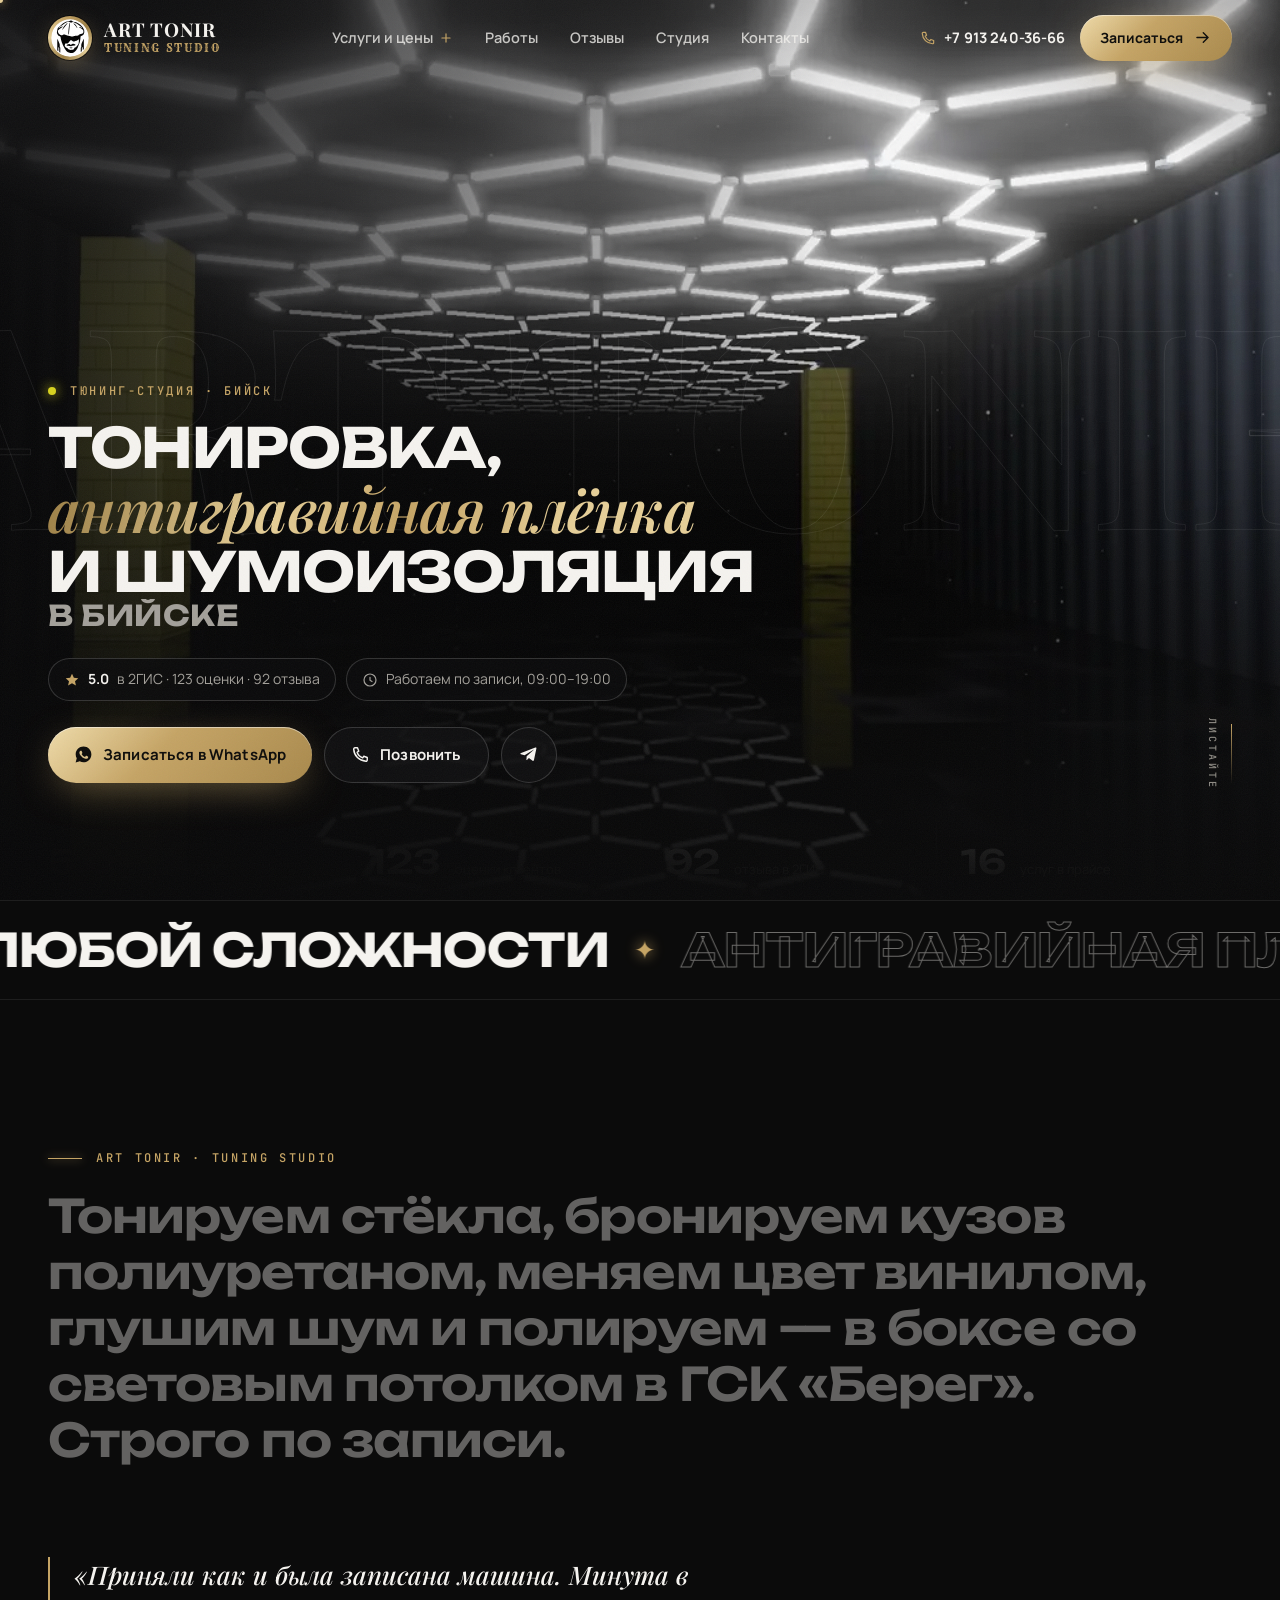
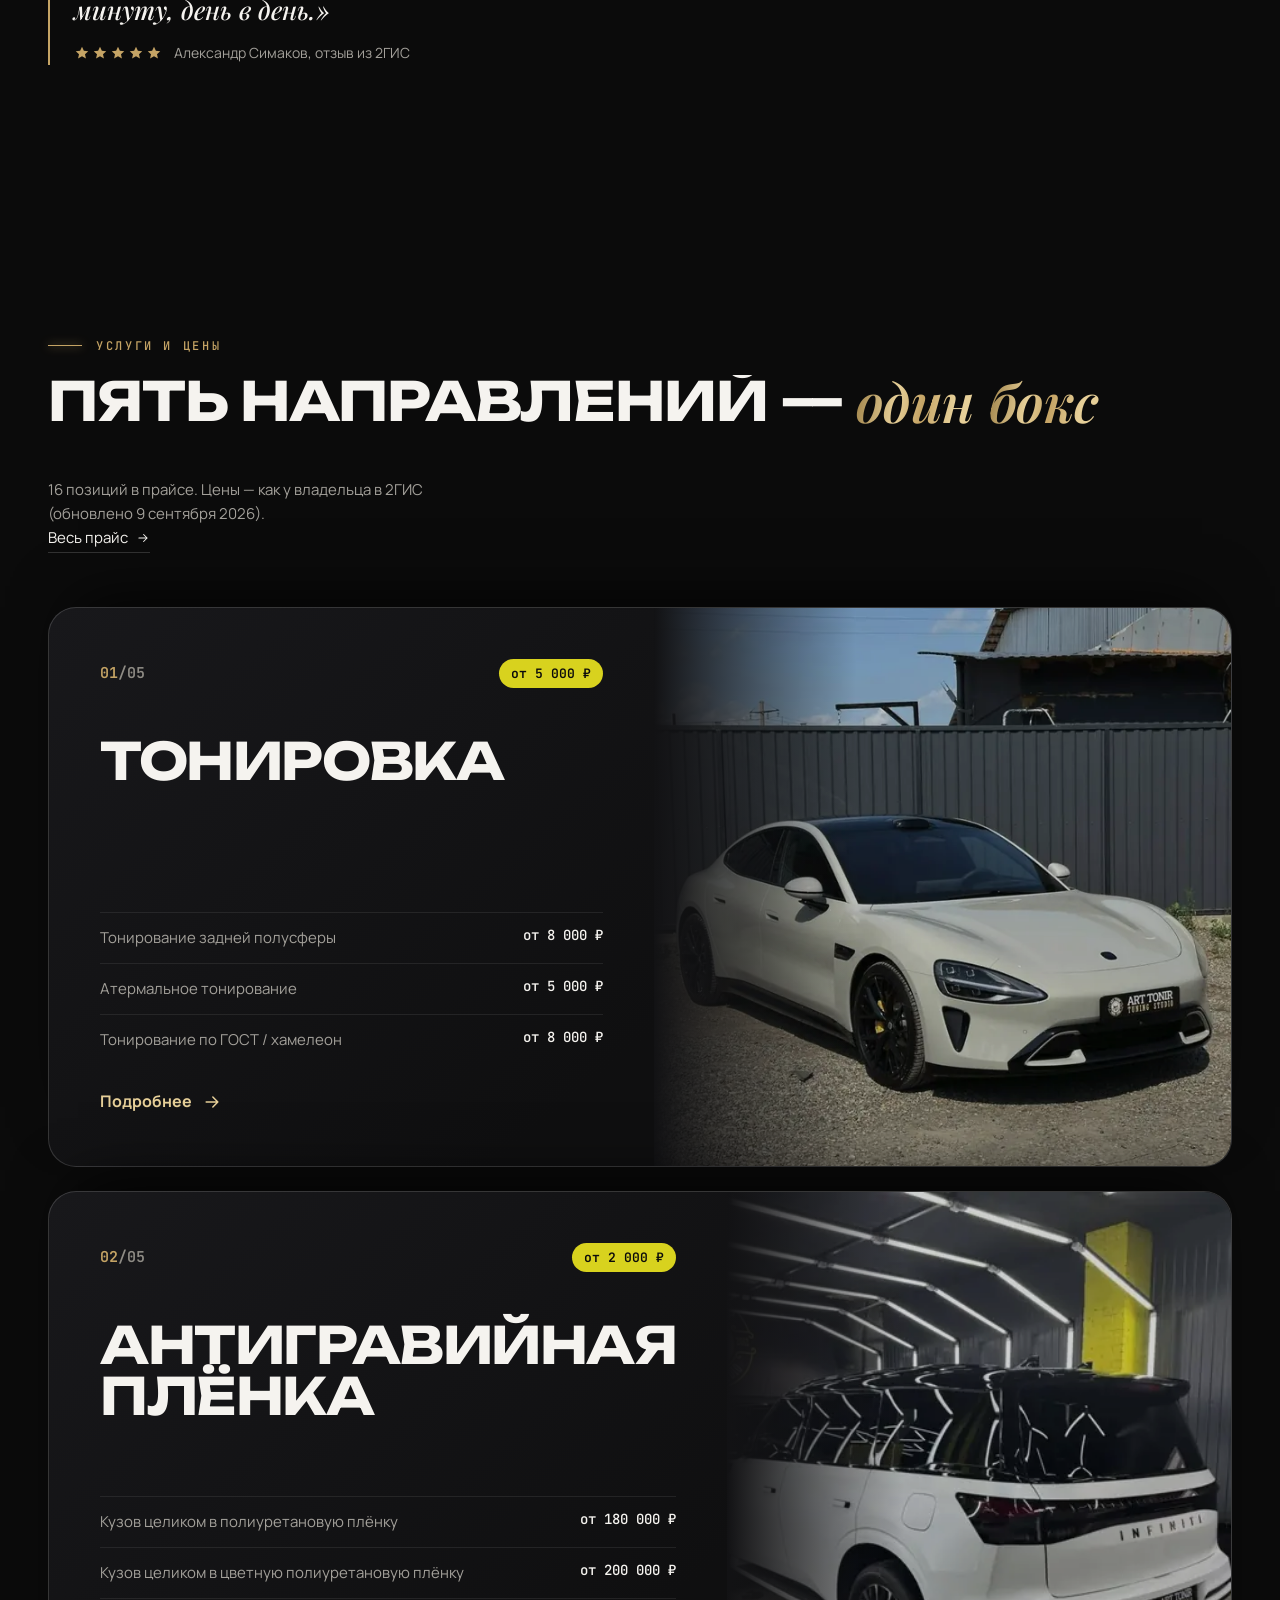
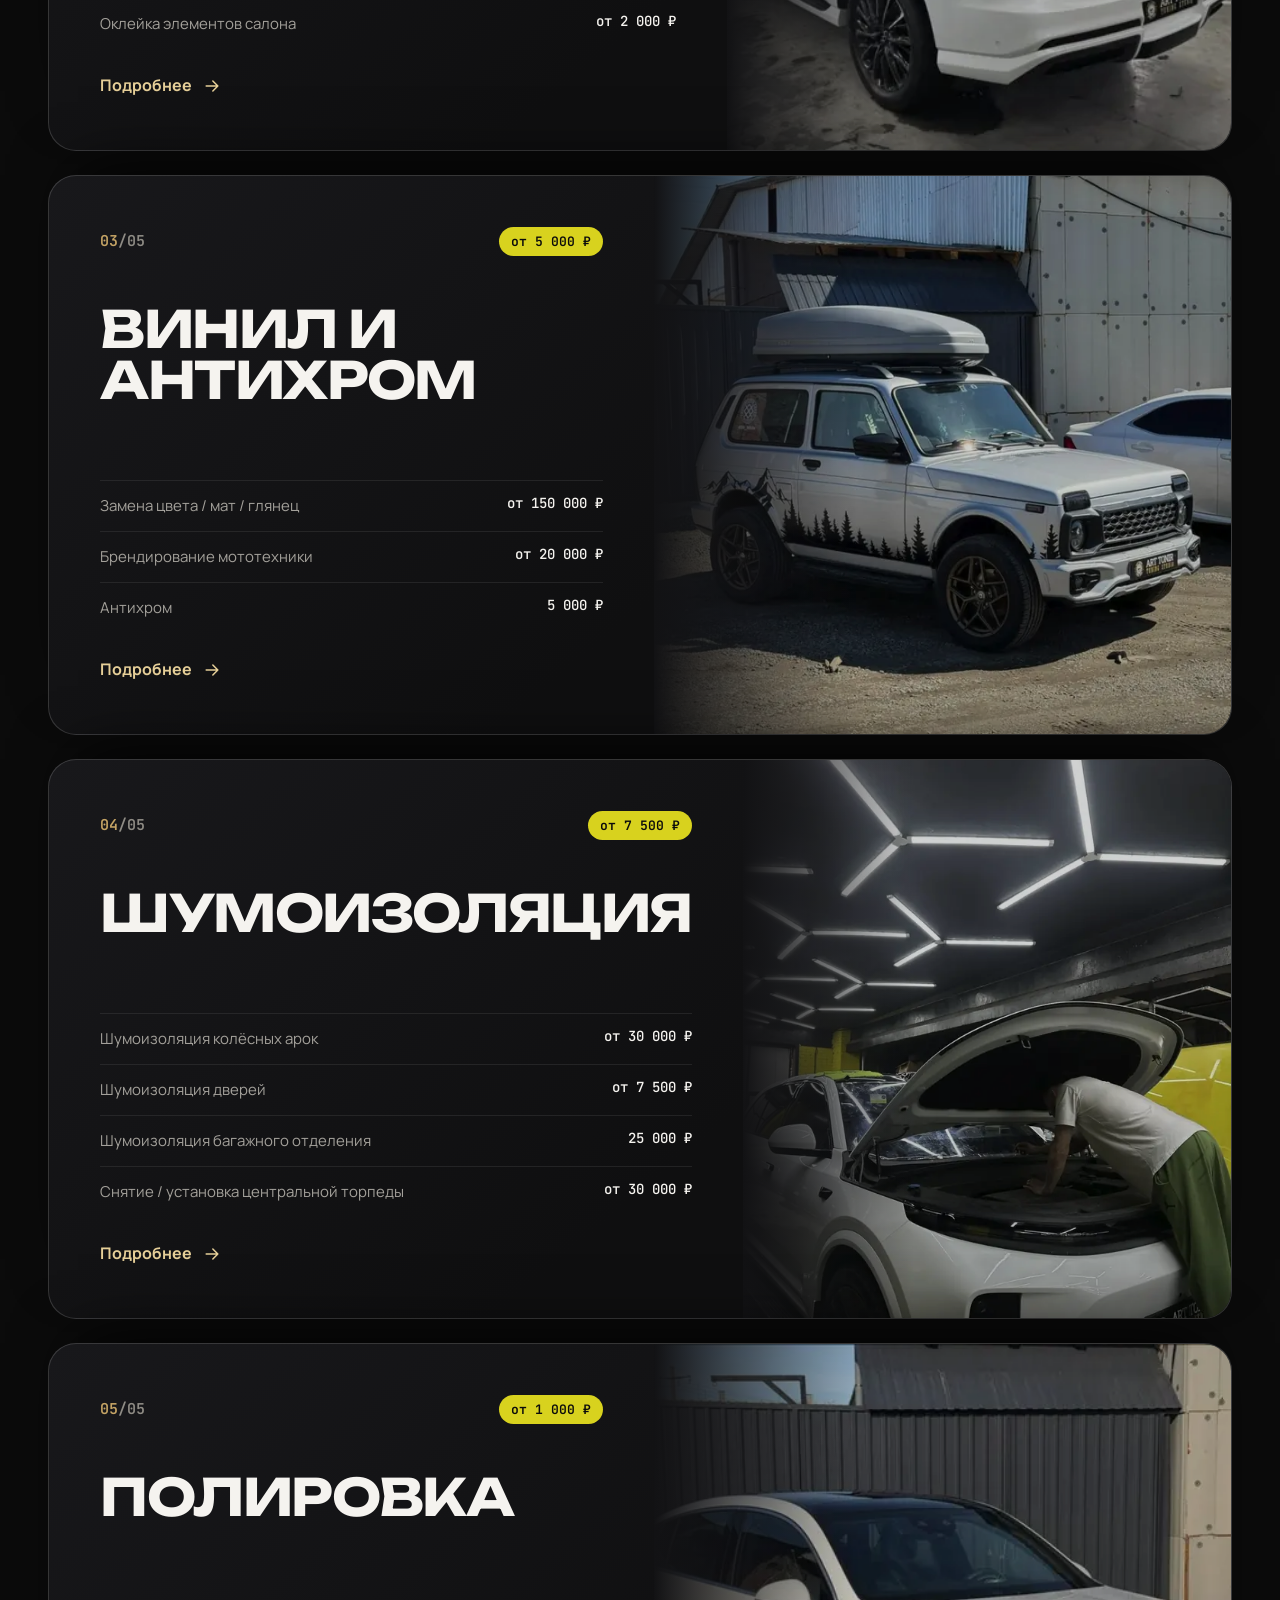
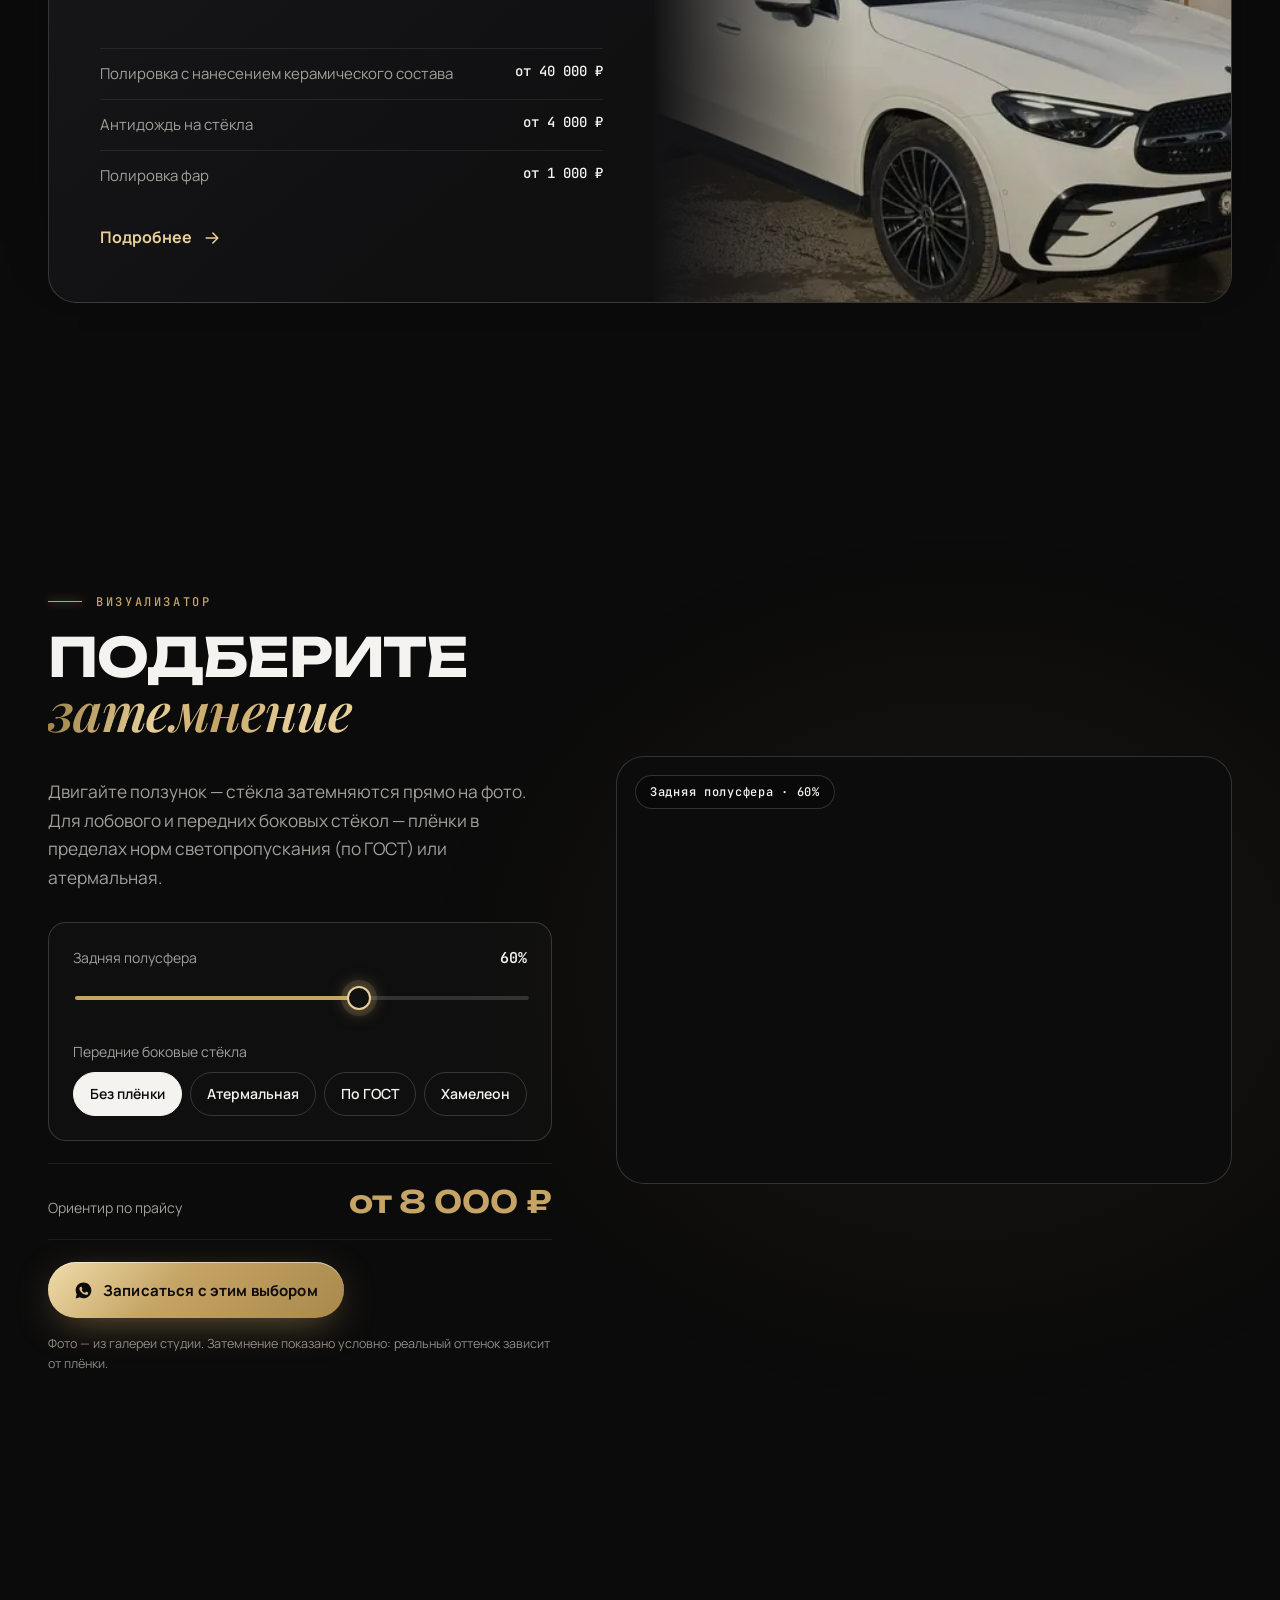
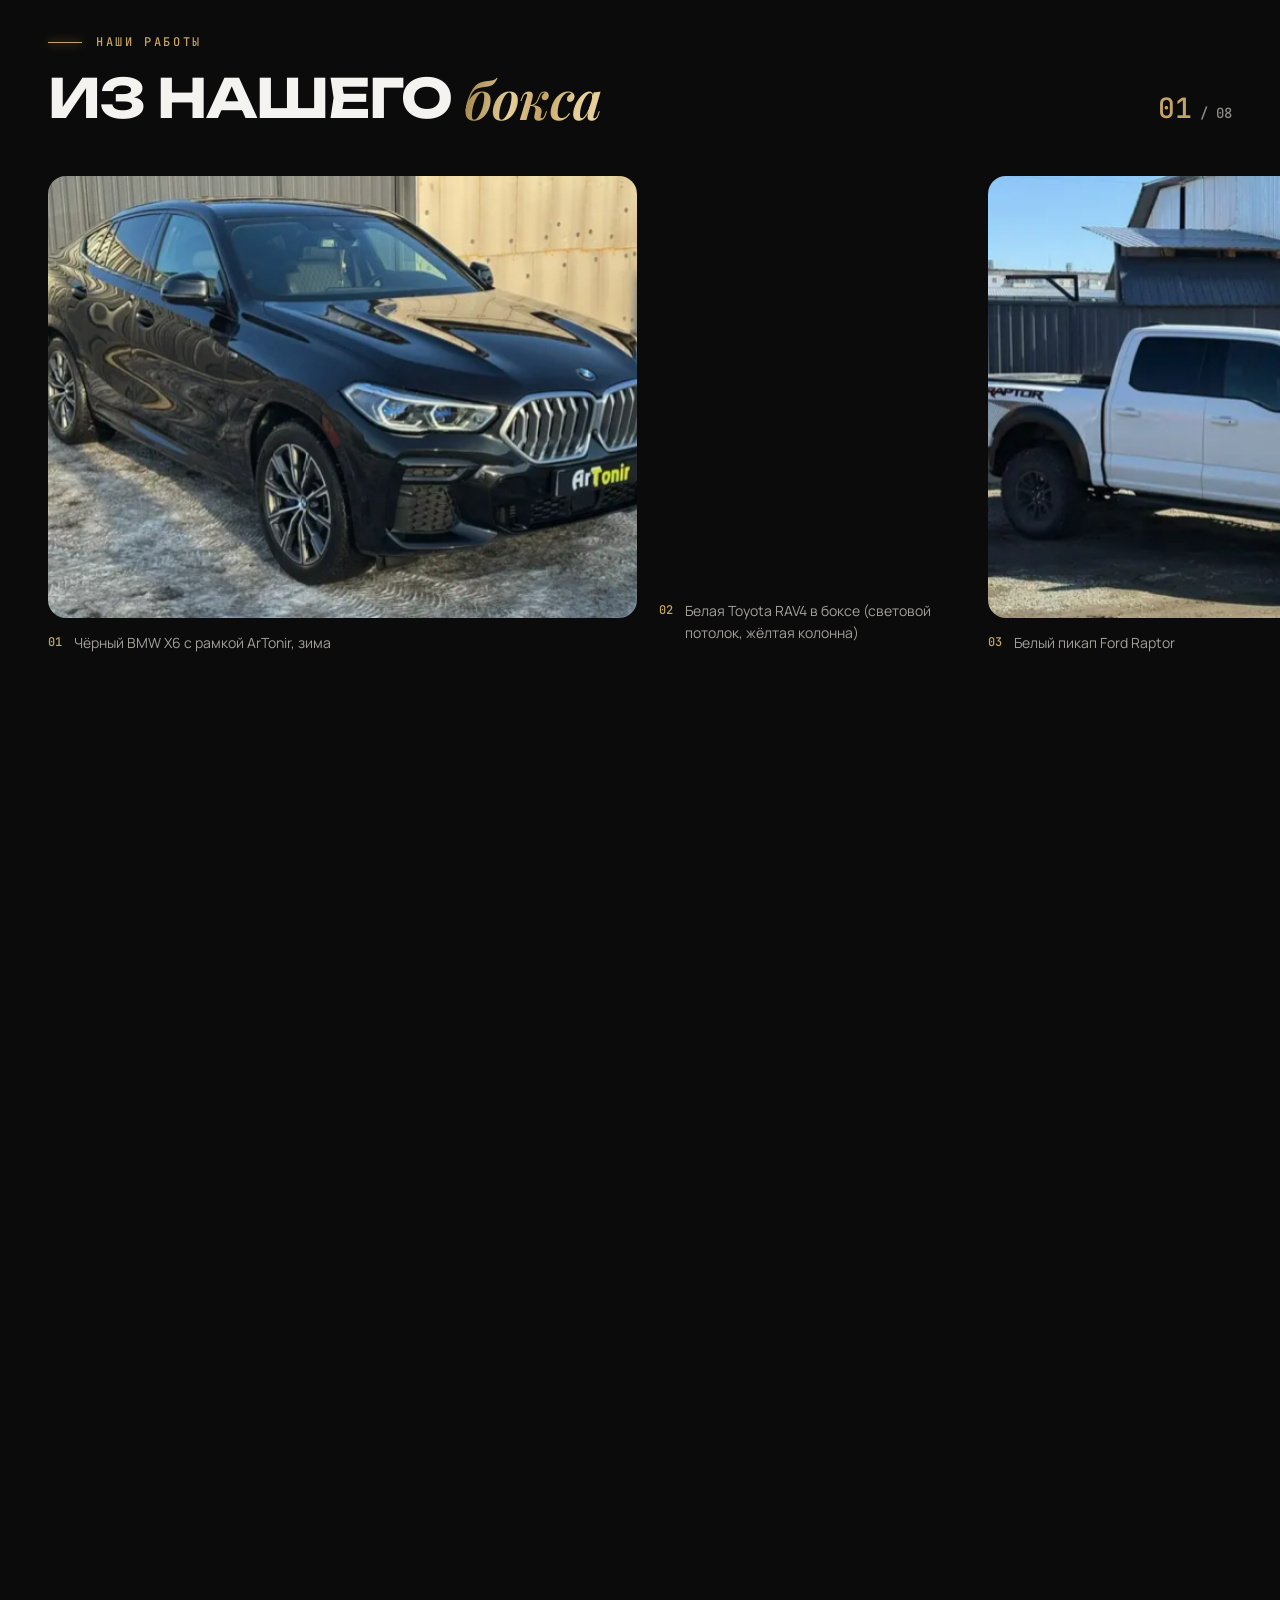
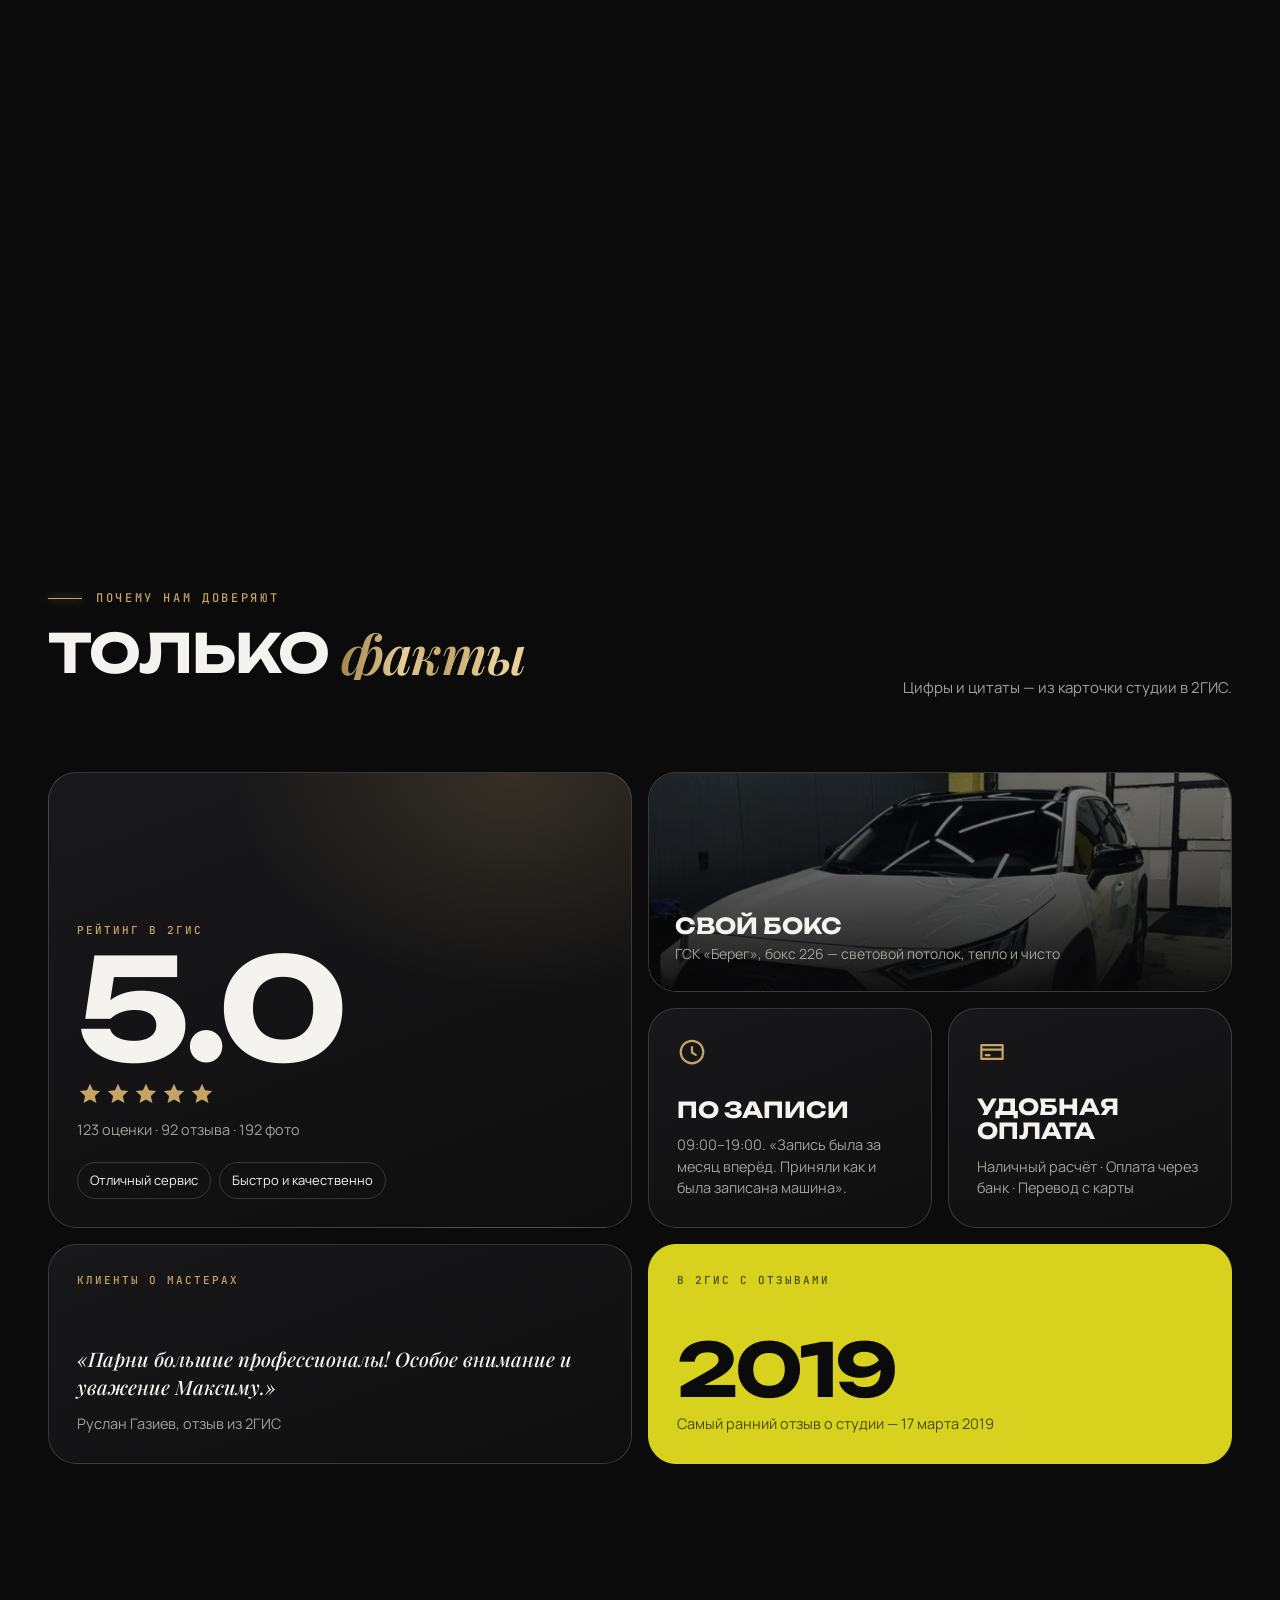
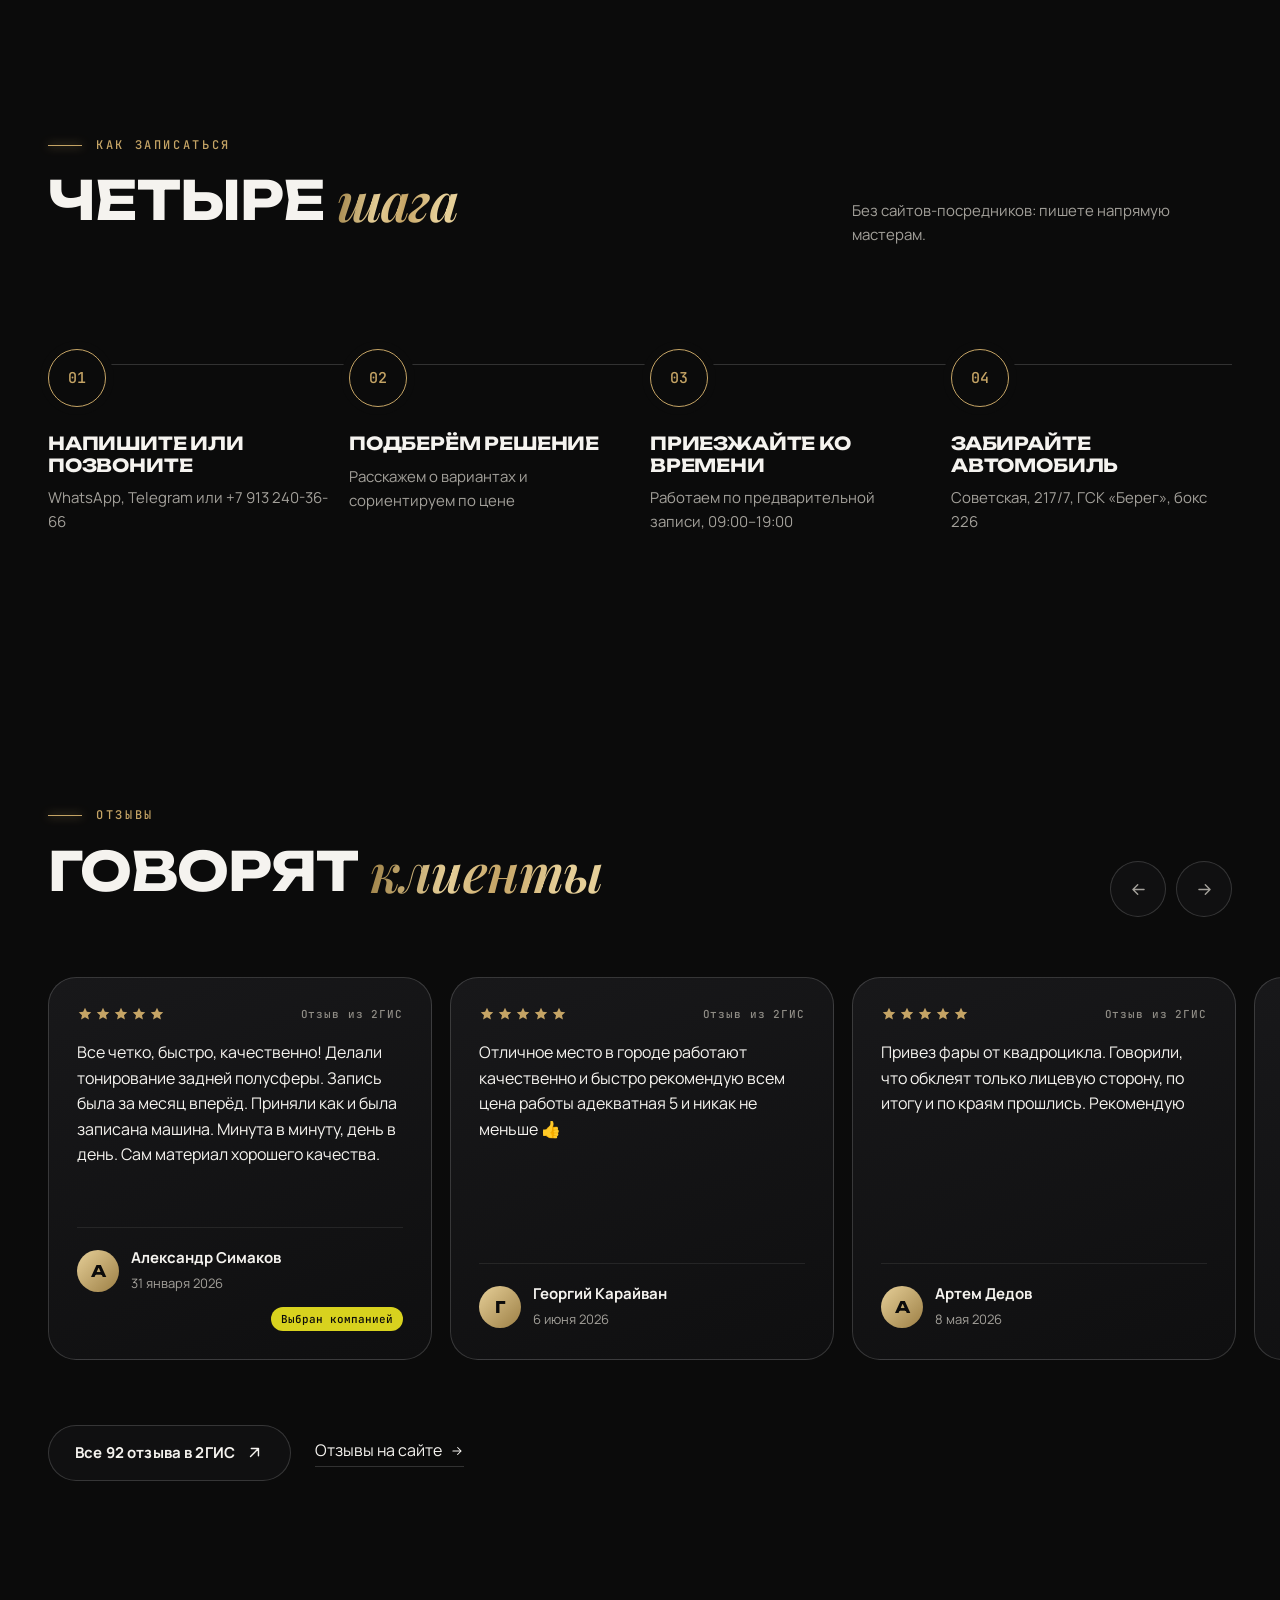
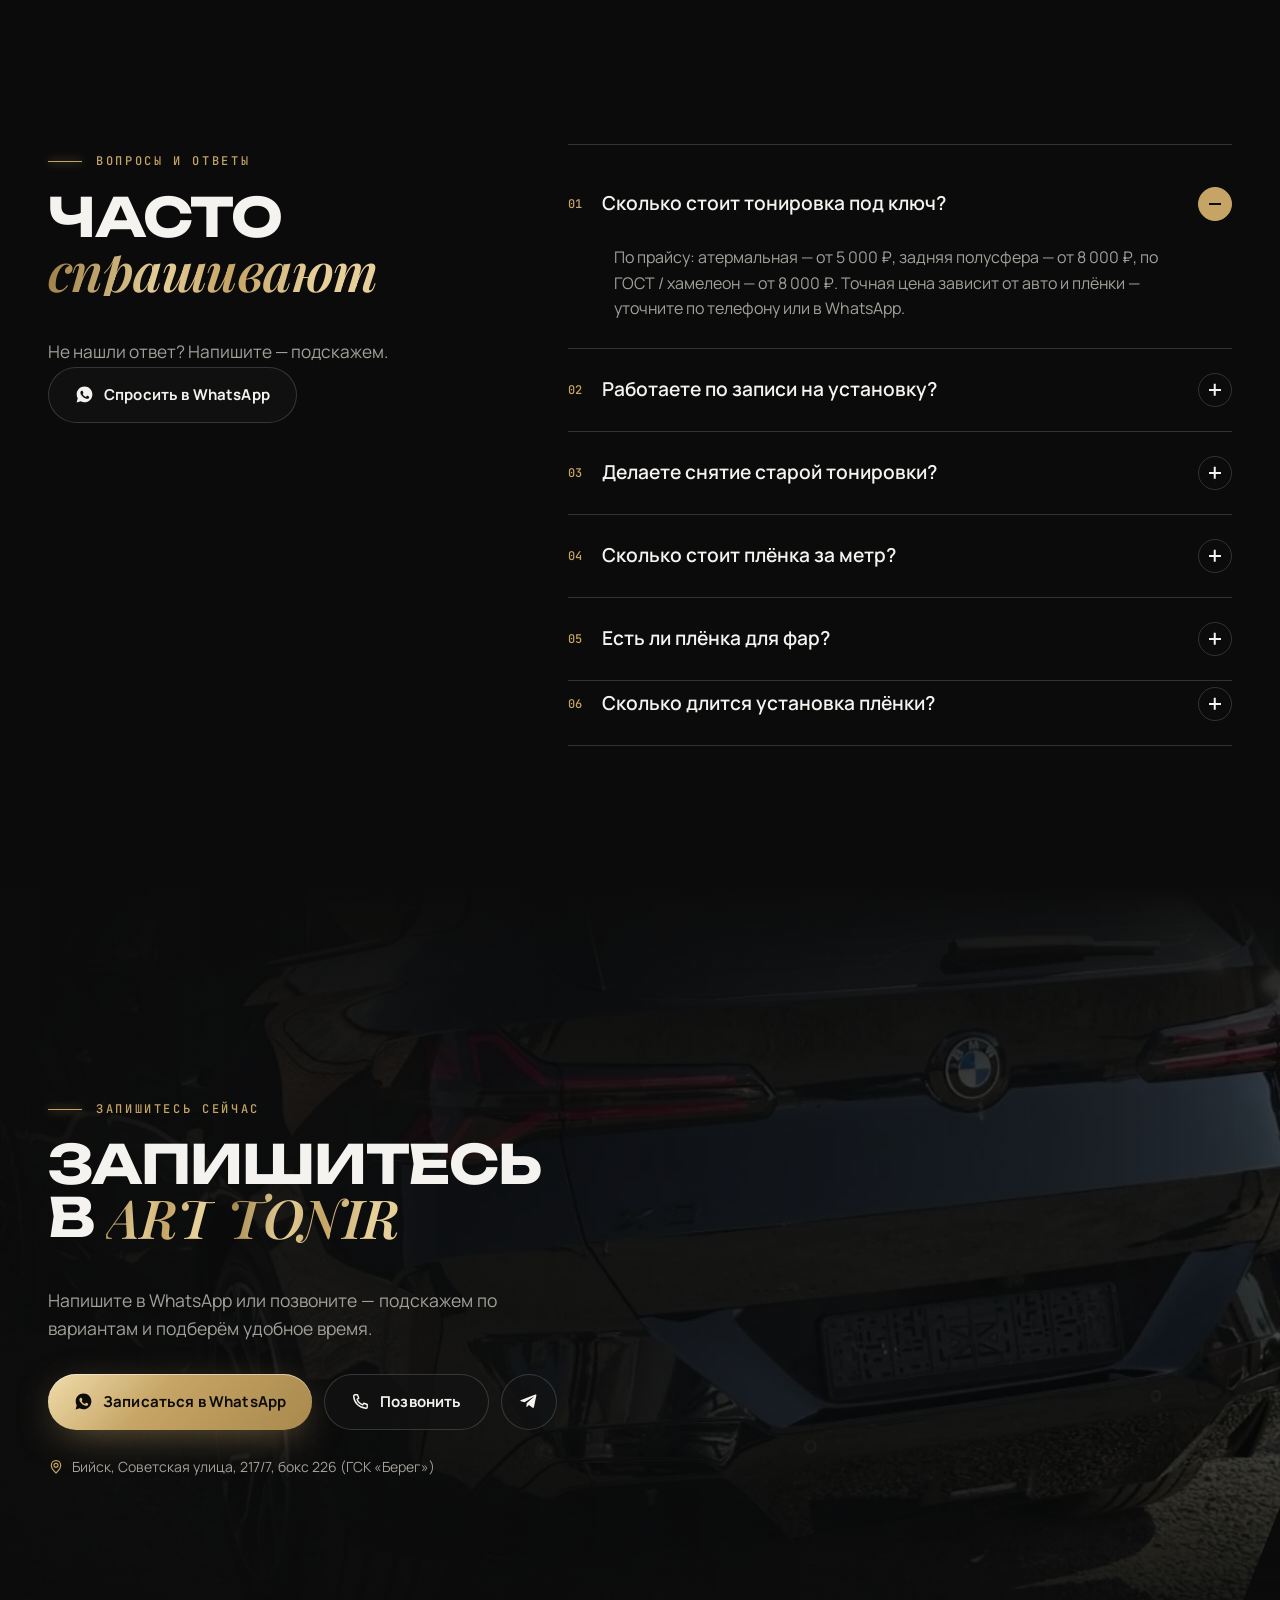
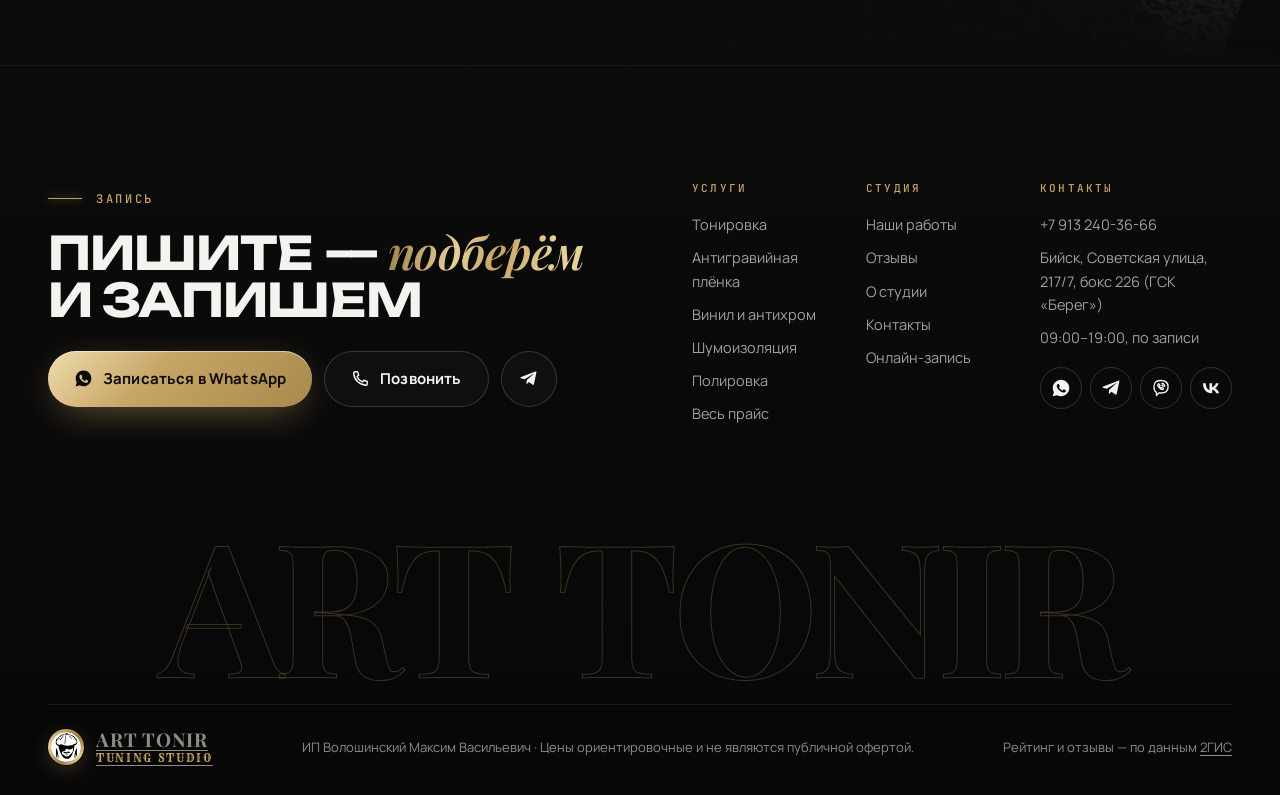
<file: index.html>
<!doctype html>
<html lang="ru">
<head>
<meta charset="utf-8">
<meta name="viewport" content="width=device-width, initial-scale=1, viewport-fit=cover">
<title>Тонировка и антигравийная плёнка в Бийске — ART TONIR</title>
<meta name="description" content="Тюнинг-студия ART TONIR в Бийске: тонировка от 5 000 ₽, антигравийная плёнка, оклейка винилом, шумоизоляция и полировка. Рейтинг 5.0 в 2ГИС, запись в WhatsApp.">
<meta name="theme-color" content="#0B0B0B">
<meta name="robots" content="noindex, nofollow">
<link rel="canonical" href="https://demositestxv1.netlify.app/">
<meta property="og:url" content="https://demositestxv1.netlify.app/">
<meta property="og:type" content="website">
<meta property="og:locale" content="ru_RU">
<meta property="og:site_name" content="ART TONIR">
<meta property="og:title" content="Тонировка и антигравийная плёнка в Бийске — ART TONIR">
<meta property="og:description" content="Тюнинг-студия ART TONIR в Бийске: тонировка от 5 000 ₽, антигравийная плёнка, оклейка винилом, шумоизоляция и полировка. Рейтинг 5.0 в 2ГИС, запись в WhatsApp.">
<meta property="og:image" content="https://demositestxv1.netlify.app/assets/img/og.jpg">
<meta property="og:image:width" content="1200">
<meta property="og:image:height" content="630">
<meta property="og:image:alt" content="ART TONIR — тонировка, антигравийная плёнка и шумоизоляция в Бийске">
<meta name="twitter:card" content="summary_large_image">
<link rel="icon" type="image/png" sizes="32x32" href="assets/img/logo/logo-32.png">
<link rel="apple-touch-icon" href="assets/img/logo/logo-180.png">
<link rel="preconnect" href="https://fonts.googleapis.com">
<link rel="preconnect" href="https://fonts.gstatic.com" crossorigin>
<link rel="stylesheet" href="https://fonts.googleapis.com/css2?family=Unbounded:wght@400;500;600;700;800&family=Manrope:wght@400;500;600;700;800&family=Playfair+Display:ital,wght@0,600;0,700;1,500;1,600;1,700&family=JetBrains+Mono:wght@400;500&family=Rye&display=swap">
<link rel="stylesheet" href="assets/css/main.css?v=6">
<link rel="preload" as="image" href="assets/img/hero/poster-1920.webp" imagesrcset="assets/img/hero/poster-1280.webp 1280w, assets/img/hero/poster-1920.webp 1920w" imagesizes="100vw" media="(min-aspect-ratio: 4/5)">
<link rel="preload" as="image" href="assets/img/hero/poster-portrait-800.webp" media="(max-aspect-ratio: 4/5)">
<link rel="modulepreload" href="assets/vendor/three/three.module.min.js">
<script>(function(d){var h=d.documentElement;h.classList.add('js');if(!matchMedia('(prefers-reduced-motion: reduce)').matches){h.classList.add('anim');setTimeout(function(){if(!window.__AT_READY){h.classList.remove('anim')}},4000)}try{if(sessionStorage.getItem('at-pt')){h.classList.add('pt-in');sessionStorage.removeItem('at-pt')}}catch(e){}})(document)</script>
<script type="importmap">{"imports":{"three":"./assets/vendor/three/three.module.min.js","three/addons/":"./assets/vendor/three/addons/"}}</script>
<script type="application/ld+json">{"@context":"https://schema.org","@type":"AutoRepair","name":"ART TONIR (Арт Тонир)","alternateName":["Арт Тонир","ART TONIR Tuning Studio","Art Tonir"],"description":"Тюнинг-студия в Бийске: тонировка, антигравийная плёнка, оклейка винилом, шумоизоляция, полировка.","image":"https://demositestxv1.netlify.app/assets/img/og.jpg","logo":"https://demositestxv1.netlify.app/assets/img/logo/logo-512.png","telephone":"+79132403666","address":{"@type":"PostalAddress","streetAddress":"Советская улица, 217/7, ГСК «Берег», бокс 226","addressLocality":"Бийск","addressRegion":"Алтайский край","postalCode":"659321","addressCountry":"RU"},"geo":{"@type":"GeoCoordinates","latitude":52.506837,"longitude":85.167647},"openingHours":"09:00-19:00","paymentAccepted":"Наличные, оплата через банк, перевод с карты","priceRange":"₽₽","sameAs":["https://vk.com/club41185870","https://2gis.ru/biysk/firm/2815279048724091"],"aggregateRating":{"@type":"AggregateRating","ratingValue":"5.0","ratingCount":123,"reviewCount":92,"bestRating":"5"},"url":"https://demositestxv1.netlify.app/"}</script>
</head>
<body class="is-home">
<a class="skip" href="#main">Перейти к содержанию</a>
<svg width="0" height="0" style="position:absolute" aria-hidden="true">
<symbol id="i-wa" viewBox="0 0 24 24"><path fill="currentColor" d="M12.04 2C6.58 2 2.13 6.45 2.13 11.91c0 1.75.46 3.45 1.32 4.95L2.05 22l5.25-1.38a9.9 9.9 0 0 0 4.74 1.21c5.46 0 9.91-4.45 9.91-9.91C21.95 6.45 17.5 2 12.04 2Zm5.8 14.03c-.24.68-1.42 1.3-1.95 1.35-.5.05-.97.23-3.27-.68-2.77-1.09-4.52-3.92-4.66-4.1-.13-.18-1.11-1.48-1.11-2.82 0-1.34.7-2 .95-2.27.25-.27.54-.34.72-.34h.52c.17 0 .4-.06.62.48.24.56.8 1.94.87 2.08.07.14.11.3.02.48-.09.18-.14.3-.27.46l-.41.48c-.14.14-.28.29-.12.56.16.27.71 1.17 1.52 1.9 1.05.93 1.93 1.22 2.2 1.36.27.14.43.11.59-.07.16-.18.68-.79.86-1.06.18-.27.36-.23.61-.14.25.09 1.58.75 1.85.88.27.14.45.2.52.32.07.11.07.66-.17 1.34Z"/></symbol>
<symbol id="i-tg" viewBox="0 0 24 24"><path fill="currentColor" d="M21.94 4.3 18.9 19.04c-.23 1.02-.83 1.27-1.69.79l-4.66-3.43-2.25 2.16c-.25.25-.46.46-.94.46l.34-4.76 8.66-7.83c.38-.34-.08-.52-.58-.19L7.07 13.02l-4.6-1.44c-1-.31-1.02-1 .21-1.48l18-6.94c.83-.3 1.56.2 1.26 1.14Z"/></symbol>
<symbol id="i-phone" viewBox="0 0 24 24"><path fill="none" stroke="currentColor" stroke-width="1.8" stroke-linecap="round" stroke-linejoin="round" d="M5 3.5h3.2l1.6 4.3-2.1 1.4a11.5 11.5 0 0 0 7.1 7.1l1.4-2.1 4.3 1.6V19a1.6 1.6 0 0 1-1.7 1.6C10.3 20.1 3.9 13.7 3.4 5.2A1.6 1.6 0 0 1 5 3.5Z"/></symbol>
<symbol id="i-arrow" viewBox="0 0 24 24"><path fill="none" stroke="currentColor" stroke-width="1.8" stroke-linecap="round" stroke-linejoin="round" d="M5 12h14m-6-6 6 6-6 6"/></symbol>
<symbol id="i-arrow-up" viewBox="0 0 24 24"><path fill="none" stroke="currentColor" stroke-width="1.8" stroke-linecap="round" stroke-linejoin="round" d="M7 17 17 7M8 7h9v9"/></symbol>
<symbol id="i-star" viewBox="0 0 24 24"><path fill="currentColor" d="m12 2.6 2.8 6 6.6.7-4.9 4.5 1.4 6.5L12 17l-5.9 3.3 1.4-6.5-4.9-4.5 6.6-.7L12 2.6Z"/></symbol>
<symbol id="i-vk" viewBox="0 0 24 24"><path fill="currentColor" d="M12.8 18.2C6.3 18.2 2.6 13.8 2.4 6.3h3.3c.1 5.5 2.6 7.8 4.5 8.3V6.3h3.1v4.7c1.9-.2 3.9-2.4 4.6-4.7H21c-.5 2.9-2.6 5.1-4.1 6 1.5.7 3.9 2.6 4.8 5.9h-3.4c-.7-2.2-2.5-4-4.9-4.2v4.2h-.6Z"/></symbol>
<symbol id="i-viber" viewBox="0 0 24 24"><path fill="none" stroke="currentColor" stroke-width="1.6" stroke-linecap="round" stroke-linejoin="round" d="M12 3c5 0 8.5 1.6 8.5 7.5S17 18 12 18c-.8 0-1.6-.1-2.3-.2L6.5 21v-3.9C4.4 16 3.5 13.9 3.5 10.5 3.5 4.6 7 3 12 3Zm-2.2 4.2c-.5-.3-1.1 0-1.4.5-.5.8 0 2.5 1.6 4.2 1.6 1.7 3.4 2.4 4.3 1.9.5-.3.8-.9.4-1.4l-.9-.8c-.3-.3-.8-.3-1.1 0l-.4.4c-.9-.4-1.8-1.3-2.2-2.2l.4-.4c.3-.3.3-.8 0-1.1l-.7-1.1ZM13 6.5a4 4 0 0 1 3.5 3.6M13 8.6a2 2 0 0 1 1.5 1.5"/></symbol>
<symbol id="i-pin" viewBox="0 0 24 24"><path fill="none" stroke="currentColor" stroke-width="1.8" stroke-linecap="round" stroke-linejoin="round" d="M12 21s-7-6.1-7-11.5A7 7 0 0 1 19 9.5C19 14.9 12 21 12 21Zm0-8.5a3 3 0 1 0 0-6 3 3 0 0 0 0 6Z"/></symbol>
<symbol id="i-clock" viewBox="0 0 24 24"><path fill="none" stroke="currentColor" stroke-width="1.8" stroke-linecap="round" stroke-linejoin="round" d="M12 21a9 9 0 1 0 0-18 9 9 0 0 0 0 18Zm0-13v4.5l3 1.8"/></symbol>
<symbol id="i-card" viewBox="0 0 24 24"><path fill="none" stroke="currentColor" stroke-width="1.8" stroke-linecap="round" stroke-linejoin="round" d="M3.5 6.5h17v11h-17zM3.5 10h17M7 14.5h3"/></symbol>
<symbol id="i-plus" viewBox="0 0 24 24"><path fill="none" stroke="currentColor" stroke-width="2" stroke-linecap="round" d="M12 5v14M5 12h14"/></symbol>
<symbol id="i-check" viewBox="0 0 24 24"><path fill="none" stroke="currentColor" stroke-width="2.2" stroke-linecap="round" stroke-linejoin="round" d="m5 12.5 4.5 4.5L19 7.5"/></symbol>
<symbol id="i-close" viewBox="0 0 24 24"><path fill="none" stroke="currentColor" stroke-width="2" stroke-linecap="round" d="M6 6l12 12M18 6 6 18"/></symbol>
<symbol id="i-door" viewBox="0 0 24 24"><path fill="none" stroke="currentColor" stroke-width="1.8" stroke-linecap="round" stroke-linejoin="round" d="M5 21V4.5A1.5 1.5 0 0 1 6.5 3h11A1.5 1.5 0 0 1 19 4.5V21M3 21h18M15 12h.01"/></symbol>
<symbol id="i-list" viewBox="0 0 24 24"><path fill="none" stroke="currentColor" stroke-width="1.8" stroke-linecap="round" d="M9 6h11M9 12h11M9 18h11M4.5 6h.01M4.5 12h.01M4.5 18h.01"/></symbol>
<symbol id="i-sound" viewBox="0 0 24 24"><path fill="none" stroke="currentColor" stroke-width="1.8" stroke-linecap="round" stroke-linejoin="round" d="M4 9.5h3.5L12 5.5v13l-4.5-4H4zM16 9a4 4 0 0 1 0 6M18.5 6.5a7.5 7.5 0 0 1 0 11"/></symbol>
<symbol id="i-bolt" viewBox="0 0 24 24"><path fill="currentColor" d="M13.5 2 4 14h6.5L9.5 22 20 9.5h-6.6L13.5 2Z"/></symbol>
</svg>
<div class="pt" aria-hidden="true"><div class="pt__film"><span class="pt__edge"></span><span class="pt__logo"><svg viewBox="0 0 776 776" aria-hidden="true" focusable="false">
  <circle cx="388.0" cy="388.0" r="382.0" fill="#ffffff"/>
  <path fill="#000000" fill-rule="evenodd" d="M396.0,692.5C386.3,691.1 371.9,687.5 362.0,683.9C346.8,678.3 327.5,665.3 313.8,651.4C300.2,637.4 290.9,625.1 278.6,604.3C272.0,593.1 248.9,547.0 245.2,537.5C244.1,534.8 241.1,527.3 238.5,521.0C232.5,506.2 229.8,499.0 225.0,485.5C222.8,479.4 219.9,471.4 218.5,467.7C211.1,447.8 201.3,409.1 198.0,386.5C196.9,378.8 195.5,371.0 194.9,369.3C192.9,363.1 186.1,357.8 168.8,348.9C148.8,338.6 144.2,334.5 139.2,322.5C137.3,318.1 133.1,310.4 129.8,305.3C122.3,293.8 121.0,289.5 121.0,276.1C121.1,264.9 121.2,264.0 125.4,246.2C126.9,239.9 128.5,229.8 129.1,223.7C130.9,203.9 134.3,192.2 141.1,182.3C145.1,176.6 148.1,173.4 157.6,165.5C161.4,162.2 174.0,151.4 185.6,141.5C225.9,106.7 251.6,87.5 277.0,72.8C298.6,60.3 315.0,55.1 342.0,52.0C354.8,50.5 366.8,48.1 370.5,46.3C372.1,45.4 375.9,43.0 378.8,40.8C386.4,35.2 391.8,33.0 401.8,31.8C419.3,29.7 432.0,34.5 440.7,46.7C443.2,50.2 446.4,53.7 447.9,54.4C449.3,55.2 453.9,56.1 458.0,56.4C494.0,59.7 534.1,73.5 569.0,94.8C599.5,113.4 632.1,144.3 649.6,171.3C663.2,192.1 671.9,211.2 676.7,230.8C679.1,240.3 679.4,243.4 679.4,259.0C679.4,278.4 678.2,285.0 671.9,299.2C663.2,319.2 651.9,328.7 617.7,345.0C608.3,349.5 606.6,350.7 605.4,353.6C604.0,356.9 603.4,362.2 601.0,390.5C598.7,417.6 593.6,452.7 589.9,466.0C585.9,480.3 579.8,497.6 570.3,521.5C565.0,534.7 560.4,546.6 559.9,548.0C559.5,549.4 557.5,554.3 555.5,559.0C553.5,563.7 550.6,570.9 549.0,575.0C538.2,603.6 526.1,624.6 509.2,643.6C481.8,674.3 460.5,688.2 434.0,692.6C423.8,694.3 408.9,694.2 396.0,692.5Z M178.4,680.7L169.5,674.4L169.0,631.5C168.6,600.1 168.2,587.9 167.3,586.4C166.0,584.2 159.3,579.8 155.4,578.6C154.0,578.2 152.6,578.5 151.6,579.5C150.2,581.0 150.0,585.5 150.0,618.6C150.0,647.9 149.7,656.0 148.8,656.0C148.1,656.0 143.1,651.8 137.7,646.7L128.0,637.5L128.0,522.8L128.0,408.0L130.3,408.0C132.9,408.0 132.6,407.3 143.7,432.0C157.9,463.4 163.8,477.3 174.5,505.5C178.2,515.2 179.1,524.6 178.9,549.9L178.7,573.4L181.0,574.9C182.2,575.8 184.8,577.9 186.6,579.7L190.0,582.8L190.0,634.9C190.0,678.3 189.8,687.0 188.6,687.0C187.9,687.0 183.3,684.2 178.4,680.7Z M608.0,629.0C608.0,580.8 607.7,582.7 615.2,576.0C617.5,573.9 619.2,571.5 619.3,570.0C619.4,568.6 619.1,560.5 618.6,552.0C617.2,525.4 620.4,511.2 635.6,476.6C639.8,467.2 646.3,452.3 650.2,443.5C654.0,434.7 659.1,423.2 661.4,418.0C664.6,410.6 666.0,408.4 667.7,408.2C669.3,408.0 670.1,408.5 670.5,410.3C670.9,411.6 671.0,457.7 670.8,512.7L670.5,612.7L661.4,623.1C656.4,628.8 651.6,633.6 650.7,633.8C649.1,634.1 649.0,632.0 649.0,607.7C649.0,583.7 648.8,581.0 647.2,579.0L645.4,576.8L640.3,579.3C630.9,584.1 630.4,585.3 629.7,604.5C629.3,613.8 629.0,629.3 629.0,639.0L629.0,656.6L619.8,664.3C614.7,668.5 610.0,672.0 609.3,672.0C608.3,672.0 608.0,663.5 608.0,629.0Z M438.0,628.5C456.5,625.4 462.8,620.5 473.0,601.2C482.0,584.2 483.4,582.6 491.2,581.0C498.6,579.6 509.0,575.8 512.5,573.3C513.9,572.3 517.6,567.5 520.7,562.5C527.7,551.3 531.3,546.7 541.5,536.0C550.5,526.5 552.4,524.0 556.8,515.9C561.4,507.3 564.7,495.7 565.9,483.0C566.6,476.7 567.8,467.7 568.6,463.1C570.0,455.4 570.0,454.4 568.4,450.0C566.7,445.3 566.7,445.2 569.1,441.4C572.5,435.9 572.5,427.2 569.1,423.6C566.1,420.4 561.3,419.4 556.6,421.0C554.7,421.6 549.3,425.7 544.7,430.0C540.0,434.3 535.1,438.4 533.8,439.1C532.6,439.8 523.6,442.9 514.0,446.1C504.4,449.3 492.7,453.3 488.0,455.1C480.2,458.1 478.5,458.4 468.0,458.4C455.1,458.5 455.6,458.7 436.2,447.1C420.7,437.9 415.9,436.0 407.8,436.0C395.9,436.0 390.6,440.4 373.1,464.8C360.2,482.6 354.7,488.7 345.8,494.6C334.8,501.9 329.7,503.1 310.4,502.8C291.4,502.5 292.4,502.0 286.7,513.5C276.7,533.5 277.8,548.2 290.7,567.2C301.2,582.9 309.5,588.5 326.1,591.6C335.9,593.4 340.4,595.7 342.8,600.1C347.7,609.1 352.4,615.3 356.7,618.4C363.4,623.4 374.9,627.6 385.5,629.0C390.4,629.6 395.2,630.3 396.0,630.5C399.6,631.4 429.4,630.0 438.0,628.5Z M400.5,597.0C392.2,594.6 379.8,588.5 377.1,585.6C375.8,584.3 375.0,582.4 375.2,581.3C375.5,579.8 376.4,579.5 381.5,579.8C384.8,579.9 398.5,580.1 412.0,580.3C425.5,580.4 437.1,580.9 437.8,581.3C442.3,584.3 434.0,593.5 423.6,597.0C416.3,599.4 408.5,599.5 400.5,597.0Z M398.5,554.3C392.0,551.9 390.3,551.7 375.0,551.6C359.8,551.5 357.8,551.3 349.1,548.6C341.0,546.2 338.6,545.8 332.8,546.4C324.8,547.1 322.6,546.3 321.1,541.9C317.4,531.3 321.8,525.4 336.5,520.9C342.0,519.2 350.3,515.7 354.9,513.2C368.5,505.9 374.3,506.9 387.9,518.5C397.2,526.4 403.9,528.9 411.0,527.0C414.2,526.1 417.6,523.6 424.4,517.1C438.4,503.8 440.0,503.7 472.0,512.2C495.7,518.5 500.2,521.6 498.6,530.3C497.4,536.6 494.6,538.0 481.1,539.5C474.4,540.3 466.5,541.8 463.4,542.9C456.1,545.7 451.2,546.7 439.9,548.0C430.6,549.1 421.8,551.2 419.6,552.8C418.1,554.0 409.0,557.0 407.1,557.0C406.2,557.0 402.4,555.8 398.5,554.3Z M448.8,355.0C454.3,353.9 465.5,351.2 473.7,349.1C492.8,344.1 494.2,344.0 522.0,343.1C551.1,342.1 551.3,342.0 564.4,328.6C569.4,323.5 575.5,318.2 578.0,317.0C582.8,314.6 599.0,309.7 606.1,308.5C616.2,306.8 637.6,300.9 642.8,298.4C649.5,295.1 657.6,287.6 658.6,283.7C659.0,282.0 658.7,279.1 658.0,276.9C656.8,273.3 656.8,272.7 658.9,269.9C664.7,262.1 664.0,242.4 657.5,229.5C648.1,210.6 628.8,195.2 591.3,176.9C577.3,170.0 569.0,165.4 569.0,164.5C569.0,162.3 572.3,162.7 583.0,165.9C598.4,170.6 608.2,174.4 624.8,181.9C633.5,185.9 637.0,186.5 637.0,184.0C637.0,182.4 624.3,168.5 612.9,157.5C593.2,138.6 566.7,118.6 537.6,100.6C522.9,91.5 516.0,88.2 507.3,85.9C502.1,84.6 498.7,83.1 496.2,80.8C494.2,79.1 489.4,76.2 485.5,74.4C477.0,70.5 450.1,62.0 446.1,62.0C444.5,62.0 439.2,63.8 434.3,66.1C429.5,68.4 421.4,71.0 416.5,72.1C408.7,73.7 406.3,73.8 398.5,72.9C389.1,71.7 383.3,69.5 375.1,63.6C370.9,60.6 370.3,60.5 361.6,60.6C355.4,60.7 348.3,61.8 339.5,63.8C310.1,70.7 289.5,80.9 264.5,101.0C254.9,108.8 242.5,117.4 229.5,125.5C223.4,129.2 212.8,135.9 205.8,140.4C198.8,144.9 191.7,149.3 190.1,150.2C188.4,151.1 186.5,153.2 185.8,154.7C184.2,158.6 181.0,162.0 179.0,162.0C173.5,162.0 158.1,176.0 153.8,184.9C151.8,189.1 151.8,189.4 153.4,190.6C156.0,192.4 157.7,191.6 176.8,179.1C195.0,167.3 201.8,163.6 212.5,159.7C219.8,157.1 237.0,154.4 239.6,155.4C244.9,157.4 238.2,162.5 176.2,203.5C155.3,217.4 146.8,226.7 143.4,239.5C138.3,258.6 148.9,290.7 166.0,308.1C171.6,313.8 174.4,315.6 186.0,321.2C205.1,330.4 208.7,331.5 220.0,331.5C228.8,331.5 230.1,331.2 238.0,327.6C252.5,321.1 260.1,319.0 269.3,319.0C283.4,319.0 297.6,323.0 321.5,333.8C341.8,342.9 348.0,344.4 377.3,347.5C385.4,348.4 394.0,349.8 396.3,350.6C413.5,356.9 431.9,358.4 448.8,355.0Z M358.2,318.7C352.7,312.1 352.6,276.1 358.0,219.4C359.1,207.4 360.7,192.8 361.5,187.0C362.4,181.2 363.5,172.2 364.0,167.0C366.8,140.7 372.7,103.8 375.7,94.5C379.1,83.7 384.3,76.9 387.1,79.7C387.9,80.5 385.8,110.5 384.5,116.5C384.2,117.6 383.4,126.4 382.5,136.0C381.7,145.6 380.1,161.8 379.0,172.0C374.2,217.4 370.2,258.2 368.5,279.8C367.0,297.7 364.4,315.2 362.8,318.2C361.8,320.3 359.7,320.5 358.2,318.7Z M229.4,222.6C228.8,221.0 231.6,211.6 235.5,202.3C242.2,186.2 251.1,171.1 267.2,148.5C277.5,134.2 324.4,88.1 333.7,83.2C340.6,79.5 339.3,83.5 329.2,96.9C305.5,128.0 280.2,161.4 266.8,179.0C258.6,189.7 247.6,204.2 242.3,211.2C233.1,223.5 230.6,225.7 229.4,222.6Z M531.8,182.2C530.4,180.7 525.8,174.6 521.5,168.5C511.2,154.0 502.0,142.2 498.0,138.5C496.3,136.8 492.8,132.5 490.4,128.7C486.4,122.5 484.5,120.9 475.4,115.4C473.8,114.5 473.7,113.9 474.7,111.7C475.8,109.3 475.4,108.4 469.5,100.3C457.8,84.5 456.5,82.0 459.4,82.0C461.3,82.0 479.7,97.5 491.3,108.9C506.1,123.3 516.5,137.2 527.3,156.7C532.3,165.7 538.0,179.8 538.0,183.0C538.0,185.9 534.9,185.5 531.8,182.2Z"/>
</svg>
</span></div></div>
<div class="cursor" aria-hidden="true"><div class="cursor__ring"><span class="cursor__label"></span></div><div class="cursor__dot"></div></div>
<div class="toast" role="status" aria-live="polite"></div>
<header class="hdr" data-hdr>
  <div class="container hdr__in">
    <a class="brand " href="index.html" aria-label="ART TONIR — на главную">
  <span class="brand__badge"><svg viewBox="0 0 776 776" aria-hidden="true" focusable="false">
  <circle cx="388.0" cy="388.0" r="382.0" fill="#ffffff"/>
  <path fill="#000000" fill-rule="evenodd" d="M396.0,692.5C386.3,691.1 371.9,687.5 362.0,683.9C346.8,678.3 327.5,665.3 313.8,651.4C300.2,637.4 290.9,625.1 278.6,604.3C272.0,593.1 248.9,547.0 245.2,537.5C244.1,534.8 241.1,527.3 238.5,521.0C232.5,506.2 229.8,499.0 225.0,485.5C222.8,479.4 219.9,471.4 218.5,467.7C211.1,447.8 201.3,409.1 198.0,386.5C196.9,378.8 195.5,371.0 194.9,369.3C192.9,363.1 186.1,357.8 168.8,348.9C148.8,338.6 144.2,334.5 139.2,322.5C137.3,318.1 133.1,310.4 129.8,305.3C122.3,293.8 121.0,289.5 121.0,276.1C121.1,264.9 121.2,264.0 125.4,246.2C126.9,239.9 128.5,229.8 129.1,223.7C130.9,203.9 134.3,192.2 141.1,182.3C145.1,176.6 148.1,173.4 157.6,165.5C161.4,162.2 174.0,151.4 185.6,141.5C225.9,106.7 251.6,87.5 277.0,72.8C298.6,60.3 315.0,55.1 342.0,52.0C354.8,50.5 366.8,48.1 370.5,46.3C372.1,45.4 375.9,43.0 378.8,40.8C386.4,35.2 391.8,33.0 401.8,31.8C419.3,29.7 432.0,34.5 440.7,46.7C443.2,50.2 446.4,53.7 447.9,54.4C449.3,55.2 453.9,56.1 458.0,56.4C494.0,59.7 534.1,73.5 569.0,94.8C599.5,113.4 632.1,144.3 649.6,171.3C663.2,192.1 671.9,211.2 676.7,230.8C679.1,240.3 679.4,243.4 679.4,259.0C679.4,278.4 678.2,285.0 671.9,299.2C663.2,319.2 651.9,328.7 617.7,345.0C608.3,349.5 606.6,350.7 605.4,353.6C604.0,356.9 603.4,362.2 601.0,390.5C598.7,417.6 593.6,452.7 589.9,466.0C585.9,480.3 579.8,497.6 570.3,521.5C565.0,534.7 560.4,546.6 559.9,548.0C559.5,549.4 557.5,554.3 555.5,559.0C553.5,563.7 550.6,570.9 549.0,575.0C538.2,603.6 526.1,624.6 509.2,643.6C481.8,674.3 460.5,688.2 434.0,692.6C423.8,694.3 408.9,694.2 396.0,692.5Z M178.4,680.7L169.5,674.4L169.0,631.5C168.6,600.1 168.2,587.9 167.3,586.4C166.0,584.2 159.3,579.8 155.4,578.6C154.0,578.2 152.6,578.5 151.6,579.5C150.2,581.0 150.0,585.5 150.0,618.6C150.0,647.9 149.7,656.0 148.8,656.0C148.1,656.0 143.1,651.8 137.7,646.7L128.0,637.5L128.0,522.8L128.0,408.0L130.3,408.0C132.9,408.0 132.6,407.3 143.7,432.0C157.9,463.4 163.8,477.3 174.5,505.5C178.2,515.2 179.1,524.6 178.9,549.9L178.7,573.4L181.0,574.9C182.2,575.8 184.8,577.9 186.6,579.7L190.0,582.8L190.0,634.9C190.0,678.3 189.8,687.0 188.6,687.0C187.9,687.0 183.3,684.2 178.4,680.7Z M608.0,629.0C608.0,580.8 607.7,582.7 615.2,576.0C617.5,573.9 619.2,571.5 619.3,570.0C619.4,568.6 619.1,560.5 618.6,552.0C617.2,525.4 620.4,511.2 635.6,476.6C639.8,467.2 646.3,452.3 650.2,443.5C654.0,434.7 659.1,423.2 661.4,418.0C664.6,410.6 666.0,408.4 667.7,408.2C669.3,408.0 670.1,408.5 670.5,410.3C670.9,411.6 671.0,457.7 670.8,512.7L670.5,612.7L661.4,623.1C656.4,628.8 651.6,633.6 650.7,633.8C649.1,634.1 649.0,632.0 649.0,607.7C649.0,583.7 648.8,581.0 647.2,579.0L645.4,576.8L640.3,579.3C630.9,584.1 630.4,585.3 629.7,604.5C629.3,613.8 629.0,629.3 629.0,639.0L629.0,656.6L619.8,664.3C614.7,668.5 610.0,672.0 609.3,672.0C608.3,672.0 608.0,663.5 608.0,629.0Z M438.0,628.5C456.5,625.4 462.8,620.5 473.0,601.2C482.0,584.2 483.4,582.6 491.2,581.0C498.6,579.6 509.0,575.8 512.5,573.3C513.9,572.3 517.6,567.5 520.7,562.5C527.7,551.3 531.3,546.7 541.5,536.0C550.5,526.5 552.4,524.0 556.8,515.9C561.4,507.3 564.7,495.7 565.9,483.0C566.6,476.7 567.8,467.7 568.6,463.1C570.0,455.4 570.0,454.4 568.4,450.0C566.7,445.3 566.7,445.2 569.1,441.4C572.5,435.9 572.5,427.2 569.1,423.6C566.1,420.4 561.3,419.4 556.6,421.0C554.7,421.6 549.3,425.7 544.7,430.0C540.0,434.3 535.1,438.4 533.8,439.1C532.6,439.8 523.6,442.9 514.0,446.1C504.4,449.3 492.7,453.3 488.0,455.1C480.2,458.1 478.5,458.4 468.0,458.4C455.1,458.5 455.6,458.7 436.2,447.1C420.7,437.9 415.9,436.0 407.8,436.0C395.9,436.0 390.6,440.4 373.1,464.8C360.2,482.6 354.7,488.7 345.8,494.6C334.8,501.9 329.7,503.1 310.4,502.8C291.4,502.5 292.4,502.0 286.7,513.5C276.7,533.5 277.8,548.2 290.7,567.2C301.2,582.9 309.5,588.5 326.1,591.6C335.9,593.4 340.4,595.7 342.8,600.1C347.7,609.1 352.4,615.3 356.7,618.4C363.4,623.4 374.9,627.6 385.5,629.0C390.4,629.6 395.2,630.3 396.0,630.5C399.6,631.4 429.4,630.0 438.0,628.5Z M400.5,597.0C392.2,594.6 379.8,588.5 377.1,585.6C375.8,584.3 375.0,582.4 375.2,581.3C375.5,579.8 376.4,579.5 381.5,579.8C384.8,579.9 398.5,580.1 412.0,580.3C425.5,580.4 437.1,580.9 437.8,581.3C442.3,584.3 434.0,593.5 423.6,597.0C416.3,599.4 408.5,599.5 400.5,597.0Z M398.5,554.3C392.0,551.9 390.3,551.7 375.0,551.6C359.8,551.5 357.8,551.3 349.1,548.6C341.0,546.2 338.6,545.8 332.8,546.4C324.8,547.1 322.6,546.3 321.1,541.9C317.4,531.3 321.8,525.4 336.5,520.9C342.0,519.2 350.3,515.7 354.9,513.2C368.5,505.9 374.3,506.9 387.9,518.5C397.2,526.4 403.9,528.9 411.0,527.0C414.2,526.1 417.6,523.6 424.4,517.1C438.4,503.8 440.0,503.7 472.0,512.2C495.7,518.5 500.2,521.6 498.6,530.3C497.4,536.6 494.6,538.0 481.1,539.5C474.4,540.3 466.5,541.8 463.4,542.9C456.1,545.7 451.2,546.7 439.9,548.0C430.6,549.1 421.8,551.2 419.6,552.8C418.1,554.0 409.0,557.0 407.1,557.0C406.2,557.0 402.4,555.8 398.5,554.3Z M448.8,355.0C454.3,353.9 465.5,351.2 473.7,349.1C492.8,344.1 494.2,344.0 522.0,343.1C551.1,342.1 551.3,342.0 564.4,328.6C569.4,323.5 575.5,318.2 578.0,317.0C582.8,314.6 599.0,309.7 606.1,308.5C616.2,306.8 637.6,300.9 642.8,298.4C649.5,295.1 657.6,287.6 658.6,283.7C659.0,282.0 658.7,279.1 658.0,276.9C656.8,273.3 656.8,272.7 658.9,269.9C664.7,262.1 664.0,242.4 657.5,229.5C648.1,210.6 628.8,195.2 591.3,176.9C577.3,170.0 569.0,165.4 569.0,164.5C569.0,162.3 572.3,162.7 583.0,165.9C598.4,170.6 608.2,174.4 624.8,181.9C633.5,185.9 637.0,186.5 637.0,184.0C637.0,182.4 624.3,168.5 612.9,157.5C593.2,138.6 566.7,118.6 537.6,100.6C522.9,91.5 516.0,88.2 507.3,85.9C502.1,84.6 498.7,83.1 496.2,80.8C494.2,79.1 489.4,76.2 485.5,74.4C477.0,70.5 450.1,62.0 446.1,62.0C444.5,62.0 439.2,63.8 434.3,66.1C429.5,68.4 421.4,71.0 416.5,72.1C408.7,73.7 406.3,73.8 398.5,72.9C389.1,71.7 383.3,69.5 375.1,63.6C370.9,60.6 370.3,60.5 361.6,60.6C355.4,60.7 348.3,61.8 339.5,63.8C310.1,70.7 289.5,80.9 264.5,101.0C254.9,108.8 242.5,117.4 229.5,125.5C223.4,129.2 212.8,135.9 205.8,140.4C198.8,144.9 191.7,149.3 190.1,150.2C188.4,151.1 186.5,153.2 185.8,154.7C184.2,158.6 181.0,162.0 179.0,162.0C173.5,162.0 158.1,176.0 153.8,184.9C151.8,189.1 151.8,189.4 153.4,190.6C156.0,192.4 157.7,191.6 176.8,179.1C195.0,167.3 201.8,163.6 212.5,159.7C219.8,157.1 237.0,154.4 239.6,155.4C244.9,157.4 238.2,162.5 176.2,203.5C155.3,217.4 146.8,226.7 143.4,239.5C138.3,258.6 148.9,290.7 166.0,308.1C171.6,313.8 174.4,315.6 186.0,321.2C205.1,330.4 208.7,331.5 220.0,331.5C228.8,331.5 230.1,331.2 238.0,327.6C252.5,321.1 260.1,319.0 269.3,319.0C283.4,319.0 297.6,323.0 321.5,333.8C341.8,342.9 348.0,344.4 377.3,347.5C385.4,348.4 394.0,349.8 396.3,350.6C413.5,356.9 431.9,358.4 448.8,355.0Z M358.2,318.7C352.7,312.1 352.6,276.1 358.0,219.4C359.1,207.4 360.7,192.8 361.5,187.0C362.4,181.2 363.5,172.2 364.0,167.0C366.8,140.7 372.7,103.8 375.7,94.5C379.1,83.7 384.3,76.9 387.1,79.7C387.9,80.5 385.8,110.5 384.5,116.5C384.2,117.6 383.4,126.4 382.5,136.0C381.7,145.6 380.1,161.8 379.0,172.0C374.2,217.4 370.2,258.2 368.5,279.8C367.0,297.7 364.4,315.2 362.8,318.2C361.8,320.3 359.7,320.5 358.2,318.7Z M229.4,222.6C228.8,221.0 231.6,211.6 235.5,202.3C242.2,186.2 251.1,171.1 267.2,148.5C277.5,134.2 324.4,88.1 333.7,83.2C340.6,79.5 339.3,83.5 329.2,96.9C305.5,128.0 280.2,161.4 266.8,179.0C258.6,189.7 247.6,204.2 242.3,211.2C233.1,223.5 230.6,225.7 229.4,222.6Z M531.8,182.2C530.4,180.7 525.8,174.6 521.5,168.5C511.2,154.0 502.0,142.2 498.0,138.5C496.3,136.8 492.8,132.5 490.4,128.7C486.4,122.5 484.5,120.9 475.4,115.4C473.8,114.5 473.7,113.9 474.7,111.7C475.8,109.3 475.4,108.4 469.5,100.3C457.8,84.5 456.5,82.0 459.4,82.0C461.3,82.0 479.7,97.5 491.3,108.9C506.1,123.3 516.5,137.2 527.3,156.7C532.3,165.7 538.0,179.8 538.0,183.0C538.0,185.9 534.9,185.5 531.8,182.2Z"/>
</svg>
</span>
  <span class="brand__txt"><b>ART TONIR</b><i>Tuning Studio</i></span>
</a>
    <nav class="nav" aria-label="Основное меню">
      <div class="nav__dd">
        <a href="uslugi.html" class="nav__link">Услуги и цены <svg class="ic ic--xs" aria-hidden="true"><use href="#i-plus"/></svg></a>
        <div class="mega" role="group" aria-label="Направления">
          <div class="mega__grid"><a class="mega__card" href="tonirovka.html">
        <span class="mega__img"><img src="assets/img/services/07_tint-rear-hemisphere-800.webp" srcset="assets/img/services/07_tint-rear-hemisphere-400.webp 400w, assets/img/services/07_tint-rear-hemisphere-800.webp 800w" sizes="220px" width="800" height="527" alt="Тонировка" loading="lazy" decoding="async"></span>
        <span class="mega__num">01</span>
        <span class="mega__name">Тонировка</span>
        <span class="mega__price">от 5 000&nbsp;₽</span>
      </a><a class="mega__card" href="antigravijnaya-plenka.html">
        <span class="mega__img"><img src="assets/img/services/01_ppf-full-body_photo1-800.webp" srcset="assets/img/services/01_ppf-full-body_photo1-400.webp 400w, assets/img/services/01_ppf-full-body_photo1-800.webp 800w" sizes="220px" width="800" height="524" alt="Антигравийная плёнка" loading="lazy" decoding="async"></span>
        <span class="mega__num">02</span>
        <span class="mega__name">Антигравийная плёнка</span>
        <span class="mega__price">от 2 000&nbsp;₽</span>
      </a><a class="mega__card" href="vinil.html">
        <span class="mega__img"><img src="assets/img/services/04_color-change-wrap-800.webp" srcset="assets/img/services/04_color-change-wrap-400.webp 400w, assets/img/services/04_color-change-wrap-800.webp 800w" sizes="220px" width="800" height="526" alt="Винил и антихром" loading="lazy" decoding="async"></span>
        <span class="mega__num">03</span>
        <span class="mega__name">Винил и антихром</span>
        <span class="mega__price">от 5 000&nbsp;₽</span>
      </a><a class="mega__card" href="shumoizolyaciya.html">
        <span class="mega__img"><img src="assets/img/services/10_soundproof-wheel-arches-800.webp" srcset="assets/img/services/10_soundproof-wheel-arches-400.webp 400w, assets/img/services/10_soundproof-wheel-arches-800.webp 800w" sizes="220px" width="800" height="529" alt="Шумоизоляция" loading="lazy" decoding="async"></span>
        <span class="mega__num">04</span>
        <span class="mega__name">Шумоизоляция</span>
        <span class="mega__price">от 7 500&nbsp;₽</span>
      </a><a class="mega__card" href="polirovka.html">
        <span class="mega__img"><img src="assets/img/services/14_polish-ceramic-800.webp" srcset="assets/img/services/14_polish-ceramic-400.webp 400w, assets/img/services/14_polish-ceramic-800.webp 800w" sizes="220px" width="800" height="486" alt="Полировка" loading="lazy" decoding="async"></span>
        <span class="mega__num">05</span>
        <span class="mega__name">Полировка</span>
        <span class="mega__price">от 1 000&nbsp;₽</span>
      </a></div>
          <a class="mega__all" href="uslugi.html">Весь прайс — 16 позиций <svg class="ic" aria-hidden="true"><use href="#i-arrow"/></svg></a>
        </div>
      </div>
      <a class="nav__link" href="raboty.html">Работы</a>
      <a class="nav__link" href="otzyvy.html">Отзывы</a>
      <a class="nav__link" href="studiya.html">Студия</a>
      <a class="nav__link" href="kontakty.html">Контакты</a>
    </nav>
    <div class="hdr__act">
      <a class="hdr__phone" href="tel:+79132403666"><svg class="ic ic--sm" aria-hidden="true"><use href="#i-phone"/></svg><span>+7 913 240-36-66</span></a>
      <a class="btn btn--gold btn--sm" href="zapis.html" data-magnetic><span>Записаться</span><svg class="ic" aria-hidden="true"><use href="#i-arrow"/></svg></a>
      <button class="burger" type="button" aria-label="Открыть меню" aria-expanded="false" aria-controls="mmenu"><span></span><span></span></button>
    </div>
  </div>
</header>
<div class="mmenu" id="mmenu" aria-hidden="true">
  <div class="mmenu__grid" aria-hidden="true"></div>
  <nav class="mmenu__nav" aria-label="Мобильное меню">
    <a href="index.html"><i>00</i>Главная</a>
    <a href="uslugi.html"><i>01</i>Услуги и цены</a>
    <div class="mmenu__sub"><a href="tonirovka.html">Тонировка</a><a href="antigravijnaya-plenka.html">Антигравийная плёнка</a><a href="vinil.html">Винил и антихром</a><a href="shumoizolyaciya.html">Шумоизоляция</a><a href="polirovka.html">Полировка</a></div>
    <a href="raboty.html"><i>02</i>Работы</a>
    <a href="otzyvy.html"><i>03</i>Отзывы</a>
    <a href="studiya.html"><i>04</i>Студия</a>
    <a href="kontakty.html"><i>05</i>Контакты</a>
    <a href="zapis.html"><i>06</i>Онлайн-запись</a>
  </nav>
  <div class="mmenu__foot">
    <a class="btn btn--gold" href="https://wa.me/79132403666?text=%D0%97%D0%B4%D1%80%D0%B0%D0%B2%D1%81%D1%82%D0%B2%D1%83%D0%B9%D1%82%D0%B5!%20%D0%A5%D0%BE%D1%87%D1%83%20%D0%B7%D0%B0%D0%BF%D0%B8%D1%81%D0%B0%D1%82%D1%8C%D1%81%D1%8F%20%D0%B2%20ART%20TONIR." target="_blank" rel="noopener"><svg class="ic" aria-hidden="true"><use href="#i-wa"/></svg><span>Записаться в WhatsApp</span></a>
    <a class="mmenu__phone" href="tel:+79132403666">+7 913 240-36-66</a>
    <p>Бийск, Советская улица, 217/7, бокс 226 (ГСК «Берег») · 09:00–19:00, по записи</p>
  </div>
</div>
<main id="main">

<section class="hero" data-hero>
  <canvas class="hero__gl" aria-hidden="true"></canvas>
  <div class="hero__fallback" aria-hidden="true"><picture><source media="(max-height: 520px) and (orientation: landscape)" srcset="assets/img/hero/stage-1600.webp"><source media="(max-aspect-ratio: 4/5)" srcset="assets/img/hero/poster-portrait-800.webp"><img src="assets/img/hero/poster-1920.webp" srcset="assets/img/hero/poster-1280.webp 1280w, assets/img/hero/poster-1920.webp 1920w" sizes="100vw" width="1920" height="1080" alt="" fetchpriority="high"></picture></div>
  <div class="hero__vignette" aria-hidden="true"></div>
  <div class="hero__word" aria-hidden="true"><span>ART</span><span>TONIR</span></div>
  <div class="container hero__in">
    <div class="hero__content">
      <p class="eyebrow hero__eyebrow"><span class="dot"></span>Тюнинг-студия · Бийск</p>
      <h1 class="hero__title">
        <span class="ln"><span>Тонировка,</span></span>
        <span class="ln"><span><em>антигравийная плёнка</em></span></span>
        <span class="ln"><span>и шумоизоляция</span></span>
        <span class="ln ln--sm"><span>в Бийске</span></span>
      </h1>
      <div class="hero__meta"><a class="chip chip--rating" href="https://2gis.ru/biysk/firm/2815279048724091/tab/reviews" target="_blank" rel="noopener"><svg class="ic ic--gold" aria-hidden="true"><use href="#i-star"/></svg> <b>5.0</b> в 2ГИС · 123 оценки · 92 отзыва</a><span class="chip"><svg class="ic" aria-hidden="true"><use href="#i-clock"/></svg> Работаем по записи, 09:00–19:00</span></div>
      <div class="btn-row hero__btns"><a class="btn btn--gold" href="https://wa.me/79132403666?text=%D0%97%D0%B4%D1%80%D0%B0%D0%B2%D1%81%D1%82%D0%B2%D1%83%D0%B9%D1%82%D0%B5!%20%D0%A5%D0%BE%D1%87%D1%83%20%D0%B7%D0%B0%D0%BF%D0%B8%D1%81%D0%B0%D1%82%D1%8C%D1%81%D1%8F%20%D0%B2%20ART%20TONIR." target="_blank" rel="noopener" data-magnetic><svg class="ic" aria-hidden="true"><use href="#i-wa"/></svg><span>Записаться в WhatsApp</span></a><a class="btn btn--ghost" href="tel:+79132403666"><svg class="ic" aria-hidden="true"><use href="#i-phone"/></svg><span>Позвонить</span></a><a class="btn btn--icon" href="https://t.me/+79132403666" target="_blank" rel="noopener" aria-label="Написать в Telegram"><svg class="ic" aria-hidden="true"><use href="#i-tg"/></svg></a></div>
    </div>
  </div>
  <div class="hero__stats">
    <div class="container stats"><div class="stat"><b data-count="5.0">5.0</b><span>рейтинг в 2ГИС</span></div><div class="stat"><b data-count="123">123</b><span>оценки клиентов</span></div><div class="stat"><b data-count="92">92</b><span>отзыва в 2ГИС</span></div><div class="stat"><b data-count="16">16</b><span>услуг в прайсе</span></div></div>
  </div>
  <div class="hero__scroll" aria-hidden="true"><span></span>Листайте</div>
</section>

<div class="marquee " aria-hidden="true"><div class="marquee__track"><div class="marquee__row"><span class="">Тонирование любой сложности</span><i>✦</i><span class="o">Антигравийная плёнка</span><i>✦</i><span class="">Замена цвета</span><i>✦</i><span class="o">Антихром</span><i>✦</i><span class="">Шумоизоляция</span><i>✦</i><span class="o">Полировка</span><i>✦</i><span class="">Антидождь</span><i>✦</i><span class="o">Полировка фар</span><i>✦</i></div><div class="marquee__row"><span class="">Тонирование любой сложности</span><i>✦</i><span class="o">Антигравийная плёнка</span><i>✦</i><span class="">Замена цвета</span><i>✦</i><span class="o">Антихром</span><i>✦</i><span class="">Шумоизоляция</span><i>✦</i><span class="o">Полировка</span><i>✦</i><span class="">Антидождь</span><i>✦</i><span class="o">Полировка фар</span><i>✦</i></div></div></div>

<section class="section manifesto">
  <div class="container">
    <p class="eyebrow" data-reveal>ART TONIR · Tuning Studio</p>
    <p class="manifesto__text" data-words>Тонируем стёкла, бронируем кузов полиуретаном, меняем цвет винилом, глушим шум и полируем — в боксе со световым потолком в ГСК «Берег». Строго по записи.</p>
    <figure class="manifesto__quote" data-reveal>
      <blockquote>«Приняли как и была записана машина. Минута в минуту, день в день.»</blockquote>
      <figcaption><span class="stars" aria-label="5 из 5"><svg class="ic" aria-hidden="true"><use href="#i-star"/></svg><svg class="ic" aria-hidden="true"><use href="#i-star"/></svg><svg class="ic" aria-hidden="true"><use href="#i-star"/></svg><svg class="ic" aria-hidden="true"><use href="#i-star"/></svg><svg class="ic" aria-hidden="true"><use href="#i-star"/></svg></span> Александр Симаков, отзыв из 2ГИС</figcaption>
    </figure>
  </div>
</section>

<section class="section services" id="uslugi">
  <div class="container">
    <div class="sec-head">
      <div>
        <p class="eyebrow" data-reveal>Услуги и цены</p>
        <h2 class="h2" data-split>Пять направлений — <em>один бокс</em></h2>
      </div>
      <p class="sec-head__aside" data-reveal>16 позиций в прайсе. Цены — как у владельца в 2ГИС (обновлено 9 сентября 2026).<br><a class="link" href="uslugi.html">Весь прайс <svg class="ic ic--xs" aria-hidden="true"><use href="#i-arrow"/></svg></a></p>
    </div>
    <div class="stack">
      <article class="stack__card" style="--i:0">
        <a class="stack__link" href="tonirovka.html" aria-label="Тонировка — подробнее"></a>
        <div class="stack__body">
          <div class="stack__top"><span class="stack__num">01<i>/05</i></span><span class="stack__from">от 5 000&nbsp;₽</span></div>
          <h3 class="stack__title">Тонировка</h3>
          <ul class="stack__list"><li><span>Тонирование задней полусферы</span><b>от 8 000 ₽</b></li><li><span>Атермальное тонирование</span><b>от 5 000 ₽</b></li><li><span>Тонирование по ГОСТ / хамелеон</span><b>от 8 000 ₽</b></li></ul>
          <span class="stack__more">Подробнее <svg class="ic" aria-hidden="true"><use href="#i-arrow"/></svg></span>
        </div>
        <div class="stack__media" data-img="hex"><img src="assets/img/gallery/02_white-sedan-xiaomi-su7-like_vertical-1280.webp" srcset="assets/img/gallery/02_white-sedan-xiaomi-su7-like_vertical-640.webp 640w, assets/img/gallery/02_white-sedan-xiaomi-su7-like_vertical-1280.webp 1280w" sizes="(max-width: 900px) 92vw, 640px" width="1280" height="1639" alt="Белый спортивный седан после тонировки у бокса ART TONIR" loading="lazy" decoding="async"></div>
      </article><article class="stack__card" style="--i:1">
        <a class="stack__link" href="antigravijnaya-plenka.html" aria-label="Антигравийная плёнка — подробнее"></a>
        <div class="stack__body">
          <div class="stack__top"><span class="stack__num">02<i>/05</i></span><span class="stack__from">от 2 000&nbsp;₽</span></div>
          <h3 class="stack__title">Антигравийная плёнка</h3>
          <ul class="stack__list"><li><span>Кузов целиком в полиуретановую плёнку</span><b>от 180 000 ₽</b></li><li><span>Кузов целиком в цветную полиуретановую плёнку</span><b>от 200 000 ₽</b></li><li><span>Оклейка элементов салона</span><b>от 2 000 ₽</b></li></ul>
          <span class="stack__more">Подробнее <svg class="ic" aria-hidden="true"><use href="#i-arrow"/></svg></span>
        </div>
        <div class="stack__media" data-img="led"><img src="assets/img/gallery/08_white-suv-in-studio_wrap-process-1280.webp" srcset="assets/img/gallery/08_white-suv-in-studio_wrap-process-640.webp 640w, assets/img/gallery/08_white-suv-in-studio_wrap-process-1280.webp 1280w" sizes="(max-width: 900px) 92vw, 640px" width="1280" height="890" alt="Белый внедорожник в боксе ART TONIR во время оклейки плёнкой" loading="lazy" decoding="async"></div>
      </article><article class="stack__card" style="--i:2">
        <a class="stack__link" href="vinil.html" aria-label="Винил и антихром — подробнее"></a>
        <div class="stack__body">
          <div class="stack__top"><span class="stack__num">03<i>/05</i></span><span class="stack__from">от 5 000&nbsp;₽</span></div>
          <h3 class="stack__title">Винил и антихром</h3>
          <ul class="stack__list"><li><span>Замена цвета / мат / глянец</span><b>от 150 000 ₽</b></li><li><span>Брендирование мототехники</span><b>от 20 000 ₽</b></li><li><span>Антихром</span><b>5 000 ₽</b></li></ul>
          <span class="stack__more">Подробнее <svg class="ic" aria-hidden="true"><use href="#i-arrow"/></svg></span>
        </div>
        <div class="stack__media" data-img="wipe-r"><img src="assets/img/gallery/22_lada-niva-forest-wrap-roofbox_vertical-1280.webp" srcset="assets/img/gallery/22_lada-niva-forest-wrap-roofbox_vertical-640.webp 640w, assets/img/gallery/22_lada-niva-forest-wrap-roofbox_vertical-1280.webp 1280w" sizes="(max-width: 900px) 92vw, 640px" width="1280" height="1639" alt="Нива с виниловой оклейкой «лес» и автобоксом на крыше" loading="lazy" decoding="async"></div>
      </article><article class="stack__card" style="--i:3">
        <a class="stack__link" href="shumoizolyaciya.html" aria-label="Шумоизоляция — подробнее"></a>
        <div class="stack__body">
          <div class="stack__top"><span class="stack__num">04<i>/05</i></span><span class="stack__from">от 7 500&nbsp;₽</span></div>
          <h3 class="stack__title">Шумоизоляция</h3>
          <ul class="stack__list"><li><span>Шумоизоляция колёсных арок</span><b>от 30 000 ₽</b></li><li><span>Шумоизоляция дверей</span><b>от 7 500 ₽</b></li><li><span>Шумоизоляция багажного отделения</span><b>25 000 ₽</b></li><li><span>Снятие / установка центральной торпеды</span><b>от 30 000 ₽</b></li></ul>
          <span class="stack__more">Подробнее <svg class="ic" aria-hidden="true"><use href="#i-arrow"/></svg></span>
        </div>
        <div class="stack__media" data-img="blinds"><img src="assets/img/gallery/18_white-suv-hood-open_master-at-work_vertical-1280.webp" srcset="assets/img/gallery/18_white-suv-hood-open_master-at-work_vertical-640.webp 640w, assets/img/gallery/18_white-suv-hood-open_master-at-work_vertical-1280.webp 1280w" sizes="(max-width: 900px) 92vw, 640px" width="1280" height="1522" alt="Мастер ART TONIR работает с белым кроссовером в боксе" loading="lazy" decoding="async"></div>
      </article><article class="stack__card" style="--i:4">
        <a class="stack__link" href="polirovka.html" aria-label="Полировка — подробнее"></a>
        <div class="stack__body">
          <div class="stack__top"><span class="stack__num">05<i>/05</i></span><span class="stack__from">от 1 000&nbsp;₽</span></div>
          <h3 class="stack__title">Полировка</h3>
          <ul class="stack__list"><li><span>Полировка с нанесением керамического состава</span><b>от 40 000 ₽</b></li><li><span>Антидождь на стёкла</span><b>от 4 000 ₽</b></li><li><span>Полировка фар</span><b>от 1 000 ₽</b></li></ul>
          <span class="stack__more">Подробнее <svg class="ic" aria-hidden="true"><use href="#i-arrow"/></svg></span>
        </div>
        <div class="stack__media" data-img="flip"><img src="assets/img/gallery/15_mercedes-glc-coupe-white-front-1280.webp" srcset="assets/img/gallery/15_mercedes-glc-coupe-white-front-640.webp 640w, assets/img/gallery/15_mercedes-glc-coupe-white-front-1280.webp 1280w" sizes="(max-width: 900px) 92vw, 640px" width="1280" height="891" alt="Белый Mercedes GLC Coupe у бокса ART TONIR" loading="lazy" decoding="async"></div>
      </article>
    </div>
  </div>
</section>

<section class="section tool tool--tint tool--home" data-tool="tint">
  <div class="container tool__grid">
    <div class="tool__head"><p class="eyebrow" data-reveal>Визуализатор</p><h2 class="h2" data-split>Подберите <em>затемнение</em></h2><p class="lead" data-reveal>Двигайте ползунок — стёкла затемняются прямо на фото. Для лобового и передних боковых стёкол — плёнки в пределах норм светопропускания (по ГОСТ) или атермальная.</p></div>
    <div class="tool__stage tool__stage--photo" data-img="hex">
      <img class="tool__img" src="assets/img/tools/glc.webp" width="1280" height="890" alt="Белый Mercedes GLC Coupe у бокса ART TONIR" loading="lazy" decoding="async">
      <canvas class="tool__cv" aria-hidden="true"></canvas>
      <span class="tool__badge" data-out="state">Задняя полусфера · 60%</span>
    </div>
    <div class="tool__panel" data-reveal>
      <div class="tool__ctrl">
        <label class="range"><span class="range__lbl">Задняя полусфера <b data-out="rear">60%</b></span><input type="range" min="0" max="95" value="60" data-in="rear" aria-label="Затемнение задней полусферы"></label>
        <div class="seg" role="radiogroup" aria-label="Передние стёкла">
          <span class="seg__lbl">Передние боковые стёкла</span>
          <button type="button" role="radio" aria-checked="true" data-front="none">Без плёнки</button>
          <button type="button" role="radio" aria-checked="false" data-front="athermal">Атермальная</button>
          <button type="button" role="radio" aria-checked="false" data-front="gost">По ГОСТ</button>
          <button type="button" role="radio" aria-checked="false" data-front="chameleon">Хамелеон</button>
        </div>
      </div>
      <div class="tool__sum"><span>Ориентир по прайсу</span><b data-out="sum">от 8 000 ₽</b></div>
      <div class="btn-row"><a class="btn btn--gold" data-tool-wa href="https://wa.me/79132403666?text=%D0%97%D0%B4%D1%80%D0%B0%D0%B2%D1%81%D1%82%D0%B2%D1%83%D0%B9%D1%82%D0%B5!%20%D0%A5%D0%BE%D1%87%D1%83%20%D0%B7%D0%B0%D0%BF%D0%B8%D1%81%D0%B0%D1%82%D1%8C%D1%81%D1%8F%20%D0%B2%20ART%20TONIR." target="_blank" rel="noopener"><svg class="ic" aria-hidden="true"><use href="#i-wa"/></svg><span>Записаться с этим выбором</span></a></div>
      <p class="tool__note">Фото — из галереи студии. Затемнение показано условно: реальный оттенок зависит от плёнки.</p>
    </div>
  </div>
</section>

<section class="works" data-hscroll>
  <div class="works__pin">
    <div class="container works__head">
      <div>
        <p class="eyebrow" data-reveal>Наши работы</p>
        <h2 class="h2" data-split>Из нашего <em>бокса</em></h2>
      </div>
      <p class="works__count" aria-hidden="true"><b data-hcount>01</b> / 08</p>
    </div>
    <div class="works__track" data-htrack>
      <a class="wcard" href="raboty.html#17_bmw-x6-black_snow" data-cursor="Смотреть">
        <span class="wcard__img" data-img="pill" data-img-noscale><img src="assets/img/gallery/17_bmw-x6-black_snow-1280.webp" srcset="assets/img/gallery/17_bmw-x6-black_snow-640.webp 640w, assets/img/gallery/17_bmw-x6-black_snow-1280.webp 1280w" sizes="620px" width="1280" height="891" alt="Чёрный BMW X6 с рамкой ArTonir, зима" loading="lazy" decoding="async"></span>
        <span class="wcard__cap"><i>01</i>Чёрный BMW X6 с рамкой ArTonir, зима</span>
      </a><a class="wcard wcard--v" href="raboty.html#21_toyota-rav4-white_studio_vertical" data-cursor="Смотреть">
        <span class="wcard__img" data-img="hex" data-img-noscale><img src="assets/img/gallery/21_toyota-rav4-white_studio_vertical-1280.webp" srcset="assets/img/gallery/21_toyota-rav4-white_studio_vertical-640.webp 640w, assets/img/gallery/21_toyota-rav4-white_studio_vertical-1280.webp 1280w" sizes="360px" width="1280" height="1637" alt="Белая Toyota RAV4 в боксе (световой потолок, жёлтая колонна)" loading="lazy" decoding="async"></span>
        <span class="wcard__cap"><i>02</i>Белая Toyota RAV4 в боксе (световой потолок, жёлтая колонна)</span>
      </a><a class="wcard" href="raboty.html#03_white-ford-raptor_yard" data-cursor="Смотреть">
        <span class="wcard__img" data-img="flip" data-img-noscale><img src="assets/img/gallery/03_white-ford-raptor_yard-1280.webp" srcset="assets/img/gallery/03_white-ford-raptor_yard-640.webp 640w, assets/img/gallery/03_white-ford-raptor_yard-1280.webp 1280w" sizes="620px" width="1280" height="891" alt="Белый пикап Ford Raptor" loading="lazy" decoding="async"></span>
        <span class="wcard__cap"><i>03</i>Белый пикап Ford Raptor</span>
      </a><a class="wcard wcard--v" href="raboty.html#12_snowmobile-red-black-wrap_studio_vertical" data-cursor="Смотреть">
        <span class="wcard__img" data-img="focus" data-img-noscale><img src="assets/img/gallery/12_snowmobile-red-black-wrap_studio_vertical-1280.webp" srcset="assets/img/gallery/12_snowmobile-red-black-wrap_studio_vertical-640.webp 640w, assets/img/gallery/12_snowmobile-red-black-wrap_studio_vertical-1280.webp 1280w" sizes="360px" width="1280" height="1637" alt="Снегоход в красно-чёрной оклейке, в студии" loading="lazy" decoding="async"></span>
        <span class="wcard__cap"><i>04</i>Снегоход в красно-чёрной оклейке, в студии</span>
      </a><a class="wcard" href="raboty.html#15_mercedes-glc-coupe-white-front" data-cursor="Смотреть">
        <span class="wcard__img" data-img="blinds" data-img-noscale><img src="assets/img/gallery/15_mercedes-glc-coupe-white-front-1280.webp" srcset="assets/img/gallery/15_mercedes-glc-coupe-white-front-640.webp 640w, assets/img/gallery/15_mercedes-glc-coupe-white-front-1280.webp 1280w" sizes="620px" width="1280" height="891" alt="Белый Mercedes GLC Coupe, спереди" loading="lazy" decoding="async"></span>
        <span class="wcard__cap"><i>05</i>Белый Mercedes GLC Coupe, спереди</span>
      </a><a class="wcard wcard--v" href="raboty.html#22_lada-niva-forest-wrap-roofbox_vertical" data-cursor="Смотреть">
        <span class="wcard__img" data-img="diag" data-img-noscale><img src="assets/img/gallery/22_lada-niva-forest-wrap-roofbox_vertical-1280.webp" srcset="assets/img/gallery/22_lada-niva-forest-wrap-roofbox_vertical-640.webp 640w, assets/img/gallery/22_lada-niva-forest-wrap-roofbox_vertical-1280.webp 1280w" sizes="360px" width="1280" height="1639" alt="Нива с винилом «лес» и автобоксом" loading="lazy" decoding="async"></span>
        <span class="wcard__cap"><i>06</i>Нива с винилом «лес» и автобоксом</span>
      </a><a class="wcard" href="raboty.html#04_bmw-pair-black-white_yard" data-cursor="Смотреть">
        <span class="wcard__img" data-img="led" data-img-noscale><img src="assets/img/gallery/04_bmw-pair-black-white_yard-1280.webp" srcset="assets/img/gallery/04_bmw-pair-black-white_yard-640.webp 640w, assets/img/gallery/04_bmw-pair-black-white_yard-1280.webp 1280w" sizes="620px" width="1280" height="890" alt="Два BMW — чёрный и белый" loading="lazy" decoding="async"></span>
        <span class="wcard__cap"><i>07</i>Два BMW — чёрный и белый</span>
      </a><a class="wcard wcard--v" href="raboty.html#02_white-sedan-xiaomi-su7-like_vertical" data-cursor="Смотреть">
        <span class="wcard__img" data-img="wipe-l" data-img-noscale><img src="assets/img/gallery/02_white-sedan-xiaomi-su7-like_vertical-1280.webp" srcset="assets/img/gallery/02_white-sedan-xiaomi-su7-like_vertical-640.webp 640w, assets/img/gallery/02_white-sedan-xiaomi-su7-like_vertical-1280.webp 1280w" sizes="360px" width="1280" height="1639" alt="Белый спортивный седан (похож на Xiaomi SU7), тонировка" loading="lazy" decoding="async"></span>
        <span class="wcard__cap"><i>08</i>Белый спортивный седан (похож на Xiaomi SU7), тонировка</span>
      </a>
      <a class="wcard wcard--more" href="raboty.html">
        <span>Все работы</span><b>23 фото</b><svg class="ic ic--lg" aria-hidden="true"><use href="#i-arrow-up"/></svg>
      </a>
    </div>
  </div>
</section>

<section class="section trust">
  <div class="container">
    <div class="sec-head">
      <div>
        <p class="eyebrow" data-reveal>Почему нам доверяют</p>
        <h2 class="h2" data-split>Только <em>факты</em></h2>
      </div>
      <p class="sec-head__aside" data-reveal>Цифры и цитаты — из карточки студии в 2ГИС.</p>
    </div>
    <div class="bento">
      <a class="bento__c bento__c--rating" href="https://2gis.ru/biysk/firm/2815279048724091/tab/reviews" target="_blank" rel="noopener" data-reveal data-tilt>
        <span class="bento__lbl">Рейтинг в 2ГИС</span>
        <b class="bento__big" data-count="5.0">5.0</b>
        <span class="stars" aria-label="5 из 5"><svg class="ic" aria-hidden="true"><use href="#i-star"/></svg><svg class="ic" aria-hidden="true"><use href="#i-star"/></svg><svg class="ic" aria-hidden="true"><use href="#i-star"/></svg><svg class="ic" aria-hidden="true"><use href="#i-star"/></svg><svg class="ic" aria-hidden="true"><use href="#i-star"/></svg></span>
        <span class="bento__sub">123 оценки · 92 отзыва · 192 фото</span>
        <span class="tags"><span>Отличный сервис</span><span>Быстро и качественно</span></span>
      </a>
      <div class="bento__c bento__c--photo" data-reveal data-tilt>
        <span class="bento__img" data-img="lamp"><img src="assets/img/gallery/21_toyota-rav4-white_studio_vertical-1280.webp" srcset="assets/img/gallery/21_toyota-rav4-white_studio_vertical-640.webp 640w, assets/img/gallery/21_toyota-rav4-white_studio_vertical-1280.webp 1280w" sizes="(max-width: 900px) 92vw, 420px" width="1280" height="1637" alt="Бокс ART TONIR со световым потолком" loading="lazy" decoding="async"></span>
        <span class="bento__over"><b>Свой бокс</b>ГСК «Берег», бокс 226 — световой потолок, тепло и чисто</span>
      </div>
      <div class="bento__c" data-reveal data-tilt>
        <svg class="ic ic--lg ic--gold" aria-hidden="true"><use href="#i-clock"/></svg>
        <b class="bento__mid">По записи</b>
        <span class="bento__sub">09:00–19:00. «Запись была за месяц вперёд. Приняли как и была записана машина».</span>
      </div>
      <div class="bento__c" data-reveal data-tilt>
        <svg class="ic ic--lg ic--gold" aria-hidden="true"><use href="#i-card"/></svg>
        <b class="bento__mid">Удобная оплата</b>
        <span class="bento__sub">Наличный расчёт · Оплата через банк · Перевод с карты</span>
      </div>
      <div class="bento__c bento__c--quote" data-reveal data-tilt>
        <span class="bento__lbl">Клиенты о мастерах</span>
        <blockquote>«Парни большие профессионалы! Особое внимание и уважение Максиму.»</blockquote>
        <span class="bento__sub">Руслан Газиев, отзыв из 2ГИС</span>
      </div>
      <div class="bento__c bento__c--acid" data-reveal data-tilt>
        <span class="bento__lbl">В 2ГИС с отзывами</span>
        <b class="bento__big">2019</b>
        <span class="bento__sub">Самый ранний отзыв о студии — 17 марта 2019</span>
      </div>
    </div>
  </div>
</section>

<section class="section steps">
  <div class="container">
    <div class="sec-head">
      <div>
        <p class="eyebrow" data-reveal>Как записаться</p>
        <h2 class="h2" data-split>Четыре <em>шага</em></h2>
      </div>
      <p class="sec-head__aside" data-reveal>Без сайтов-посредников: пишете напрямую мастерам.</p>
    </div>
    <ol class="steps__list" data-steps>
      <li data-reveal><span class="steps__n">01</span><b>Напишите или позвоните</b><span>WhatsApp, Telegram или +7 913 240-36-66</span></li>
      <li data-reveal><span class="steps__n">02</span><b>Подберём решение</b><span>Расскажем о вариантах и сориентируем по цене</span></li>
      <li data-reveal><span class="steps__n">03</span><b>Приезжайте ко времени</b><span>Работаем по предварительной записи, 09:00–19:00</span></li>
      <li data-reveal><span class="steps__n">04</span><b>Забирайте автомобиль</b><span>Советская, 217/7, ГСК «Берег», бокс 226</span></li>
    </ol>
    <div class="steps__line" aria-hidden="true"><span></span></div>
  </div>
</section>

<section class="section reviews">
  <div class="container">
    <div class="sec-head">
      <div>
        <p class="eyebrow" data-reveal>Отзывы</p>
        <h2 class="h2" data-split>Говорят <em>клиенты</em></h2>
      </div>
      <div class="sec-head__aside sec-head__aside--btns" data-reveal>
        <button class="btn btn--icon" type="button" data-car-prev aria-label="Предыдущие отзывы"><svg class="ic ic--flip" aria-hidden="true"><use href="#i-arrow"/></svg></button>
        <button class="btn btn--icon" type="button" data-car-next aria-label="Следующие отзывы"><svg class="ic" aria-hidden="true"><use href="#i-arrow"/></svg></button>
      </div>
    </div>
  </div>
  <div class="carousel" data-carousel data-cursor="Тянуть">
    <div class="carousel__track"><figure class="rv">
  <div class="rv__top"><span class="stars" aria-label="5 из 5"><svg class="ic" aria-hidden="true"><use href="#i-star"/></svg><svg class="ic" aria-hidden="true"><use href="#i-star"/></svg><svg class="ic" aria-hidden="true"><use href="#i-star"/></svg><svg class="ic" aria-hidden="true"><use href="#i-star"/></svg><svg class="ic" aria-hidden="true"><use href="#i-star"/></svg></span><span class="rv__src">Отзыв из 2ГИС</span></div>
  <blockquote class="rv__text">Все четко, быстро, качественно! Делали тонирование задней полусферы. Запись была за месяц вперёд. Приняли как и была записана машина. Минута в минуту, день в день. Сам материал хорошего качества.</blockquote>
  <figcaption class="rv__who"><span class="rv__ava" aria-hidden="true">А</span><span><b>Александр Симаков</b><time>31 января 2026</time></span><span class="rv__pick">Выбран компанией</span></figcaption>
</figure><figure class="rv">
  <div class="rv__top"><span class="stars" aria-label="5 из 5"><svg class="ic" aria-hidden="true"><use href="#i-star"/></svg><svg class="ic" aria-hidden="true"><use href="#i-star"/></svg><svg class="ic" aria-hidden="true"><use href="#i-star"/></svg><svg class="ic" aria-hidden="true"><use href="#i-star"/></svg><svg class="ic" aria-hidden="true"><use href="#i-star"/></svg></span><span class="rv__src">Отзыв из 2ГИС</span></div>
  <blockquote class="rv__text">Отличное место в городе работают качественно и быстро рекомендую всем цена работы адекватная 5 и никак не меньше 👍</blockquote>
  <figcaption class="rv__who"><span class="rv__ava" aria-hidden="true">Г</span><span><b>Георгий Карайван</b><time>6 июня 2026</time></span></figcaption>
</figure><figure class="rv">
  <div class="rv__top"><span class="stars" aria-label="5 из 5"><svg class="ic" aria-hidden="true"><use href="#i-star"/></svg><svg class="ic" aria-hidden="true"><use href="#i-star"/></svg><svg class="ic" aria-hidden="true"><use href="#i-star"/></svg><svg class="ic" aria-hidden="true"><use href="#i-star"/></svg><svg class="ic" aria-hidden="true"><use href="#i-star"/></svg></span><span class="rv__src">Отзыв из 2ГИС</span></div>
  <blockquote class="rv__text">Привез фары от квадроцикла. Говорили, что обклеят только лицевую сторону, по итогу и по краям прошлись. Рекомендую</blockquote>
  <figcaption class="rv__who"><span class="rv__ava" aria-hidden="true">А</span><span><b>Артем Дедов</b><time>8 мая 2026</time></span></figcaption>
</figure><figure class="rv">
  <div class="rv__top"><span class="stars" aria-label="5 из 5"><svg class="ic" aria-hidden="true"><use href="#i-star"/></svg><svg class="ic" aria-hidden="true"><use href="#i-star"/></svg><svg class="ic" aria-hidden="true"><use href="#i-star"/></svg><svg class="ic" aria-hidden="true"><use href="#i-star"/></svg><svg class="ic" aria-hidden="true"><use href="#i-star"/></svg></span><span class="rv__src">Отзыв из 2ГИС</span></div>
  <blockquote class="rv__text">Затонировали хорошо. Ребята знают своё дело.</blockquote>
  <figcaption class="rv__who"><span class="rv__ava" aria-hidden="true">К</span><span><b>Константин Комаровский</b><time>18 мая 2026</time></span></figcaption>
</figure><figure class="rv">
  <div class="rv__top"><span class="stars" aria-label="5 из 5"><svg class="ic" aria-hidden="true"><use href="#i-star"/></svg><svg class="ic" aria-hidden="true"><use href="#i-star"/></svg><svg class="ic" aria-hidden="true"><use href="#i-star"/></svg><svg class="ic" aria-hidden="true"><use href="#i-star"/></svg><svg class="ic" aria-hidden="true"><use href="#i-star"/></svg></span><span class="rv__src">Отзыв из 2ГИС</span></div>
  <blockquote class="rv__text">Тонировал передние стекла и полосу на лобовое, пацаны все сделали чётко и быстро!! По тонировке только к ним</blockquote>
  <figcaption class="rv__who"><span class="rv__ava" aria-hidden="true">Г</span><span><b>Георг JoReeG</b><time>3 октября 2025</time></span></figcaption>
</figure><figure class="rv">
  <div class="rv__top"><span class="stars" aria-label="5 из 5"><svg class="ic" aria-hidden="true"><use href="#i-star"/></svg><svg class="ic" aria-hidden="true"><use href="#i-star"/></svg><svg class="ic" aria-hidden="true"><use href="#i-star"/></svg><svg class="ic" aria-hidden="true"><use href="#i-star"/></svg><svg class="ic" aria-hidden="true"><use href="#i-star"/></svg></span><span class="rv__src">Отзыв из 2ГИС</span></div>
  <blockquote class="rv__text">Обращался в эту компанию за оклейкой кузова своего автомобиля! Был наслышан о репутации данных мастеров и был приятно удивлён их работе!! Грамотно проконсультировали,назначили время,пригнал,все сделали во время и не на шаг не отошли от обещанного результата!! Однозначно рекомендую!</blockquote>
  <figcaption class="rv__who"><span class="rv__ava" aria-hidden="true">А</span><span><b>Александр Фомин</b><time>15 января 2025</time></span></figcaption>
</figure><figure class="rv">
  <div class="rv__top"><span class="stars" aria-label="5 из 5"><svg class="ic" aria-hidden="true"><use href="#i-star"/></svg><svg class="ic" aria-hidden="true"><use href="#i-star"/></svg><svg class="ic" aria-hidden="true"><use href="#i-star"/></svg><svg class="ic" aria-hidden="true"><use href="#i-star"/></svg><svg class="ic" aria-hidden="true"><use href="#i-star"/></svg></span><span class="rv__src">Отзыв из 2ГИС</span></div>
  <blockquote class="rv__text">Посетил сегодня студию дитейлинга Art tonir, клеил у них атермальную пленку хамелеон и фотохромный полиуретан на фары: остался очень доволен работай парней, они знают свое дело. Рекомендую всем! Довольны будут все.</blockquote>
  <figcaption class="rv__who"><span class="rv__ava" aria-hidden="true">В</span><span><b>Виталий Терехов</b><time>26 декабря 2024</time></span></figcaption>
</figure><figure class="rv">
  <div class="rv__top"><span class="stars" aria-label="5 из 5"><svg class="ic" aria-hidden="true"><use href="#i-star"/></svg><svg class="ic" aria-hidden="true"><use href="#i-star"/></svg><svg class="ic" aria-hidden="true"><use href="#i-star"/></svg><svg class="ic" aria-hidden="true"><use href="#i-star"/></svg><svg class="ic" aria-hidden="true"><use href="#i-star"/></svg></span><span class="rv__src">Отзыв из 2ГИС</span></div>
  <blockquote class="rv__text">Рекомендую, качество выполненных работ самое лучшее в городе, эти ребята знают своё дело, вы точно будете довольны результатом!</blockquote>
  <figcaption class="rv__who"><span class="rv__ava" aria-hidden="true">В</span><span><b>Ваня Кравченко</b><time>17 марта 2019</time></span></figcaption>
</figure><figure class="rv">
  <div class="rv__top"><span class="stars" aria-label="5 из 5"><svg class="ic" aria-hidden="true"><use href="#i-star"/></svg><svg class="ic" aria-hidden="true"><use href="#i-star"/></svg><svg class="ic" aria-hidden="true"><use href="#i-star"/></svg><svg class="ic" aria-hidden="true"><use href="#i-star"/></svg><svg class="ic" aria-hidden="true"><use href="#i-star"/></svg></span><span class="rv__src">Отзыв из 2ГИС</span></div>
  <blockquote class="rv__text">Сделали быстро и качественно, подсказали как сделать лучше. В общем молодцы, рекомендую!!!</blockquote>
  <figcaption class="rv__who"><span class="rv__ava" aria-hidden="true">С</span><span><b>Сергей и Ольга Пичугины</b><time>6 сентября 2026</time></span></figcaption>
</figure><figure class="rv">
  <div class="rv__top"><span class="stars" aria-label="5 из 5"><svg class="ic" aria-hidden="true"><use href="#i-star"/></svg><svg class="ic" aria-hidden="true"><use href="#i-star"/></svg><svg class="ic" aria-hidden="true"><use href="#i-star"/></svg><svg class="ic" aria-hidden="true"><use href="#i-star"/></svg><svg class="ic" aria-hidden="true"><use href="#i-star"/></svg></span><span class="rv__src">Отзыв из 2ГИС</span></div>
  <blockquote class="rv__text">Тонировал автомобиль,выполнили качественно свою работу.Рекомендую. Таким людям которые там работают,можно смело доверить авто,и он будет сделан качественно.</blockquote>
  <figcaption class="rv__who"><span class="rv__ava" aria-hidden="true">А</span><span><b>Артём Рыжков</b><time>19 февраля 2025</time></span></figcaption>
</figure><figure class="rv">
  <div class="rv__top"><span class="stars" aria-label="5 из 5"><svg class="ic" aria-hidden="true"><use href="#i-star"/></svg><svg class="ic" aria-hidden="true"><use href="#i-star"/></svg><svg class="ic" aria-hidden="true"><use href="#i-star"/></svg><svg class="ic" aria-hidden="true"><use href="#i-star"/></svg><svg class="ic" aria-hidden="true"><use href="#i-star"/></svg></span><span class="rv__src">Отзыв из 2ГИС</span></div>
  <blockquote class="rv__text">Самый лучший сервис в городе! Лучший в Крае! Парни большие профессионалы! Особое внимание и уважение Максиму. Клиентоориентированность этого профессионала просто зашкаливает. Однозначно рекомендую эту студию. Парням развития и процветания.</blockquote>
  <figcaption class="rv__who"><span class="rv__ava" aria-hidden="true">Р</span><span><b>Руслан Газиев</b><time>17 декабря 2025</time></span></figcaption>
</figure><figure class="rv">
  <div class="rv__top"><span class="stars" aria-label="5 из 5"><svg class="ic" aria-hidden="true"><use href="#i-star"/></svg><svg class="ic" aria-hidden="true"><use href="#i-star"/></svg><svg class="ic" aria-hidden="true"><use href="#i-star"/></svg><svg class="ic" aria-hidden="true"><use href="#i-star"/></svg><svg class="ic" aria-hidden="true"><use href="#i-star"/></svg></span><span class="rv__src">Отзыв из 2ГИС</span></div>
  <blockquote class="rv__text">Рекомендую! Профессиональный подход!</blockquote>
  <figcaption class="rv__who"><span class="rv__ava" aria-hidden="true">А</span><span><b>Алексей Груздев</b><time>29 мая 2026</time></span></figcaption>
</figure><figure class="rv">
  <div class="rv__top"><span class="stars" aria-label="5 из 5"><svg class="ic" aria-hidden="true"><use href="#i-star"/></svg><svg class="ic" aria-hidden="true"><use href="#i-star"/></svg><svg class="ic" aria-hidden="true"><use href="#i-star"/></svg><svg class="ic" aria-hidden="true"><use href="#i-star"/></svg><svg class="ic" aria-hidden="true"><use href="#i-star"/></svg></span><span class="rv__src">Отзыв из 2ГИС</span></div>
  <blockquote class="rv__text">Отличное место где работают профессионалы!! 5 звезд</blockquote>
  <figcaption class="rv__who"><span class="rv__ava" aria-hidden="true">В</span><span><b>Василий Сергеев</b><time>29 апреля 2026</time></span></figcaption>
</figure><figure class="rv">
  <div class="rv__top"><span class="stars" aria-label="5 из 5"><svg class="ic" aria-hidden="true"><use href="#i-star"/></svg><svg class="ic" aria-hidden="true"><use href="#i-star"/></svg><svg class="ic" aria-hidden="true"><use href="#i-star"/></svg><svg class="ic" aria-hidden="true"><use href="#i-star"/></svg><svg class="ic" aria-hidden="true"><use href="#i-star"/></svg></span><span class="rv__src">Отзыв из 2ГИС</span></div>
  <blockquote class="rv__text">Нам очень повезло с командой Art Tonir! Сроки, цены, а главное - качество работ. Это была не просто оклейка шести машин, парни попутно помогли закрывать задачи, которые их и не касались (замена лобового, химчистка, замена частей кузова, электрика). Работа была выполнена на 200% в кратчайшие сроки…</blockquote>
  <figcaption class="rv__who"><span class="rv__ava" aria-hidden="true">П</span><span><b>Полина Тишина</b><time>19 февраля 2025</time></span></figcaption>
</figure></div>
  </div>
  <div class="container reviews__foot" data-reveal>
    <a class="btn btn--ghost" href="https://2gis.ru/biysk/firm/2815279048724091/tab/reviews" target="_blank" rel="noopener"><span>Все 92 отзыва в 2ГИС</span><svg class="ic" aria-hidden="true"><use href="#i-arrow-up"/></svg></a>
    <a class="link" href="otzyvy.html">Отзывы на сайте <svg class="ic ic--xs" aria-hidden="true"><use href="#i-arrow"/></svg></a>
  </div>
</section>

<section class="section faq-sec">
  <div class="container faq-sec__grid">
    <div>
      <p class="eyebrow" data-reveal>Вопросы и ответы</p>
      <h2 class="h2" data-split>Часто <em>спрашивают</em></h2>
      <p class="lead" data-reveal>Не нашли ответ? Напишите — подскажем.</p>
      <div class="btn-row" data-reveal><a class="btn btn--ghost" href="https://wa.me/79132403666?text=%D0%97%D0%B4%D1%80%D0%B0%D0%B2%D1%81%D1%82%D0%B2%D1%83%D0%B9%D1%82%D0%B5!%20%D0%A3%20%D0%BC%D0%B5%D0%BD%D1%8F%20%D0%B2%D0%BE%D0%BF%D1%80%D0%BE%D1%81%20%D0%BF%D0%BE%20%D1%83%D1%81%D0%BB%D1%83%D0%B3%D0%B0%D0%BC%20ART%20TONIR." target="_blank" rel="noopener" data-magnetic><svg class="ic" aria-hidden="true"><use href="#i-wa"/></svg><span>Спросить в WhatsApp</span></a></div>
    </div>
    <div class="faq"><details class="faq__item" data-reveal open>
    <summary><span class="faq__n">01</span><span class="faq__q">Сколько стоит тонировка под ключ?</span><span class="faq__pm" aria-hidden="true"></span></summary>
    <div class="faq__a"><p>По прайсу: атермальная — от 5 000 ₽, задняя полусфера — от 8 000 ₽, по ГОСТ / хамелеон — от 8 000 ₽. Точная цена зависит от авто и плёнки — уточните по телефону или в WhatsApp.</p></div>
  </details><details class="faq__item" data-reveal>
    <summary><span class="faq__n">02</span><span class="faq__q">Работаете по записи на установку?</span><span class="faq__pm" aria-hidden="true"></span></summary>
    <div class="faq__a"><p>Да, по предварительной записи, 09:00–19:00.</p></div>
  </details><details class="faq__item" data-reveal>
    <summary><span class="faq__n">03</span><span class="faq__q">Делаете снятие старой тонировки?</span><span class="faq__pm" aria-hidden="true"></span></summary>
    <div class="faq__a"><p>Уточните по телефону или в WhatsApp — ответим.</p></div>
  </details><details class="faq__item" data-reveal>
    <summary><span class="faq__n">04</span><span class="faq__q">Сколько стоит плёнка за метр?</span><span class="faq__pm" aria-hidden="true"></span></summary>
    <div class="faq__a"><p>Уточните по телефону или в WhatsApp — ответим.</p></div>
  </details><details class="faq__item" data-reveal>
    <summary><span class="faq__n">05</span><span class="faq__q">Есть ли плёнка для фар?</span><span class="faq__pm" aria-hidden="true"></span></summary>
    <div class="faq__a"><p>Да — клиенты в отзывах пишут о бронировании фар полиуретаном, в том числе фотохромным. Стоимость уточните по телефону или в WhatsApp.</p></div>
  </details><details class="faq__item" data-reveal>
    <summary><span class="faq__n">06</span><span class="faq__q">Сколько длится установка плёнки?</span><span class="faq__pm" aria-hidden="true"></span></summary>
    <div class="faq__a"><p>Уточните по телефону или в WhatsApp — ответим.</p></div>
  </details></div>
  </div>
</section>

<section class="cta" data-cursor-zone>
  <div class="cta__bg" data-parallax data-img="diag" data-img-noscale><img src="assets/img/gallery/10_bmw-black-crossover-rear_yard-1280.webp" srcset="assets/img/gallery/10_bmw-black-crossover-rear_yard-640.webp 640w, assets/img/gallery/10_bmw-black-crossover-rear_yard-1280.webp 1280w" sizes="100vw" width="1280" height="890" alt="Чёрный BMW, вид сзади, у бокса ART TONIR" loading="lazy" decoding="async"></div>
  <div class="container cta__in">
    <p class="eyebrow" data-reveal>Запишитесь сейчас</p>
    <h2 class="h2 cta__title" data-split>Запишитесь в <em>ART TONIR</em></h2>
    <p class="cta__text" data-reveal>Напишите в WhatsApp или позвоните — подскажем по вариантам и подберём удобное время.</p>
    <div class="btn-row" data-reveal><a class="btn btn--gold" href="https://wa.me/79132403666?text=%D0%97%D0%B4%D1%80%D0%B0%D0%B2%D1%81%D1%82%D0%B2%D1%83%D0%B9%D1%82%D0%B5!%20%D0%A5%D0%BE%D1%87%D1%83%20%D0%B7%D0%B0%D0%BF%D0%B8%D1%81%D0%B0%D1%82%D1%8C%D1%81%D1%8F%20%D0%B2%20ART%20TONIR." target="_blank" rel="noopener" data-magnetic><svg class="ic" aria-hidden="true"><use href="#i-wa"/></svg><span>Записаться в WhatsApp</span></a><a class="btn btn--ghost" href="tel:+79132403666"><svg class="ic" aria-hidden="true"><use href="#i-phone"/></svg><span>Позвонить</span></a><a class="btn btn--icon" href="https://t.me/+79132403666" target="_blank" rel="noopener" aria-label="Написать в Telegram"><svg class="ic" aria-hidden="true"><use href="#i-tg"/></svg></a></div>
    <p class="cta__addr" data-reveal><svg class="ic ic--sm" aria-hidden="true"><use href="#i-pin"/></svg> Бийск, Советская улица, 217/7, бокс 226 (ГСК «Берег»)</p>
  </div>
</section>

</main>
<footer class="ftr">
  <div class="container">
    <div class="ftr__top">
      <div class="ftr__cta">
        <p class="eyebrow">Запись</p>
        <p class="ftr__big">Пишите — <em>подберём</em><br>и запишем</p>
        <div class="btn-row">
          <a class="btn btn--gold" href="https://wa.me/79132403666?text=%D0%97%D0%B4%D1%80%D0%B0%D0%B2%D1%81%D1%82%D0%B2%D1%83%D0%B9%D1%82%D0%B5!%20%D0%A5%D0%BE%D1%87%D1%83%20%D0%B7%D0%B0%D0%BF%D0%B8%D1%81%D0%B0%D1%82%D1%8C%D1%81%D1%8F%20%D0%B2%20ART%20TONIR." target="_blank" rel="noopener" data-magnetic><svg class="ic" aria-hidden="true"><use href="#i-wa"/></svg><span>Записаться в WhatsApp</span></a>
          <a class="btn btn--ghost" href="tel:+79132403666"><svg class="ic" aria-hidden="true"><use href="#i-phone"/></svg><span>Позвонить</span></a>
          <a class="btn btn--icon" href="https://t.me/+79132403666" target="_blank" rel="noopener" aria-label="Telegram"><svg class="ic" aria-hidden="true"><use href="#i-tg"/></svg></a>
        </div>
      </div>
      <div class="ftr__cols">
        <div>
          <p class="ftr__h">Услуги</p>
          <a href="tonirovka.html">Тонировка</a><a href="antigravijnaya-plenka.html">Антигравийная плёнка</a><a href="vinil.html">Винил и антихром</a><a href="shumoizolyaciya.html">Шумоизоляция</a><a href="polirovka.html">Полировка</a>
          <a href="uslugi.html">Весь прайс</a>
        </div>
        <div>
          <p class="ftr__h">Студия</p>
          <a href="raboty.html">Наши работы</a>
          <a href="otzyvy.html">Отзывы</a>
          <a href="studiya.html">О студии</a>
          <a href="kontakty.html">Контакты</a>
          <a href="zapis.html">Онлайн-запись</a>
        </div>
        <div>
          <p class="ftr__h">Контакты</p>
          <a href="tel:+79132403666">+7 913 240-36-66</a>
          <a href="kontakty.html">Бийск, Советская улица, 217/7, бокс 226 (ГСК «Берег»)</a>
          <span>09:00–19:00, по записи</span>
          <div class="socials">
            <a href="https://wa.me/79132403666?text=%D0%97%D0%B4%D1%80%D0%B0%D0%B2%D1%81%D1%82%D0%B2%D1%83%D0%B9%D1%82%D0%B5!%20%D0%A5%D0%BE%D1%87%D1%83%20%D0%B7%D0%B0%D0%BF%D0%B8%D1%81%D0%B0%D1%82%D1%8C%D1%81%D1%8F%20%D0%B2%20ART%20TONIR." target="_blank" rel="noopener" aria-label="WhatsApp"><svg class="ic" aria-hidden="true"><use href="#i-wa"/></svg></a>
            <a href="https://t.me/+79132403666" target="_blank" rel="noopener" aria-label="Telegram"><svg class="ic" aria-hidden="true"><use href="#i-tg"/></svg></a>
            <a href="viber://chat/?number=%2B79132403666" aria-label="Viber"><svg class="ic" aria-hidden="true"><use href="#i-viber"/></svg></a>
            <a href="https://vk.com/club41185870" target="_blank" rel="noopener" aria-label="ВКонтакте"><svg class="ic" aria-hidden="true"><use href="#i-vk"/></svg></a>
          </div>
        </div>
      </div>
    </div>
    <div class="ftr__word" aria-hidden="true"><span>ART</span><span>TONIR</span></div>
    <div class="ftr__bottom">
      <a class="brand brand--sm" href="index.html" aria-label="ART TONIR — на главную">
  <span class="brand__badge"><svg viewBox="0 0 776 776" aria-hidden="true" focusable="false">
  <circle cx="388.0" cy="388.0" r="382.0" fill="#ffffff"/>
  <path fill="#000000" fill-rule="evenodd" d="M396.0,692.5C386.3,691.1 371.9,687.5 362.0,683.9C346.8,678.3 327.5,665.3 313.8,651.4C300.2,637.4 290.9,625.1 278.6,604.3C272.0,593.1 248.9,547.0 245.2,537.5C244.1,534.8 241.1,527.3 238.5,521.0C232.5,506.2 229.8,499.0 225.0,485.5C222.8,479.4 219.9,471.4 218.5,467.7C211.1,447.8 201.3,409.1 198.0,386.5C196.9,378.8 195.5,371.0 194.9,369.3C192.9,363.1 186.1,357.8 168.8,348.9C148.8,338.6 144.2,334.5 139.2,322.5C137.3,318.1 133.1,310.4 129.8,305.3C122.3,293.8 121.0,289.5 121.0,276.1C121.1,264.9 121.2,264.0 125.4,246.2C126.9,239.9 128.5,229.8 129.1,223.7C130.9,203.9 134.3,192.2 141.1,182.3C145.1,176.6 148.1,173.4 157.6,165.5C161.4,162.2 174.0,151.4 185.6,141.5C225.9,106.7 251.6,87.5 277.0,72.8C298.6,60.3 315.0,55.1 342.0,52.0C354.8,50.5 366.8,48.1 370.5,46.3C372.1,45.4 375.9,43.0 378.8,40.8C386.4,35.2 391.8,33.0 401.8,31.8C419.3,29.7 432.0,34.5 440.7,46.7C443.2,50.2 446.4,53.7 447.9,54.4C449.3,55.2 453.9,56.1 458.0,56.4C494.0,59.7 534.1,73.5 569.0,94.8C599.5,113.4 632.1,144.3 649.6,171.3C663.2,192.1 671.9,211.2 676.7,230.8C679.1,240.3 679.4,243.4 679.4,259.0C679.4,278.4 678.2,285.0 671.9,299.2C663.2,319.2 651.9,328.7 617.7,345.0C608.3,349.5 606.6,350.7 605.4,353.6C604.0,356.9 603.4,362.2 601.0,390.5C598.7,417.6 593.6,452.7 589.9,466.0C585.9,480.3 579.8,497.6 570.3,521.5C565.0,534.7 560.4,546.6 559.9,548.0C559.5,549.4 557.5,554.3 555.5,559.0C553.5,563.7 550.6,570.9 549.0,575.0C538.2,603.6 526.1,624.6 509.2,643.6C481.8,674.3 460.5,688.2 434.0,692.6C423.8,694.3 408.9,694.2 396.0,692.5Z M178.4,680.7L169.5,674.4L169.0,631.5C168.6,600.1 168.2,587.9 167.3,586.4C166.0,584.2 159.3,579.8 155.4,578.6C154.0,578.2 152.6,578.5 151.6,579.5C150.2,581.0 150.0,585.5 150.0,618.6C150.0,647.9 149.7,656.0 148.8,656.0C148.1,656.0 143.1,651.8 137.7,646.7L128.0,637.5L128.0,522.8L128.0,408.0L130.3,408.0C132.9,408.0 132.6,407.3 143.7,432.0C157.9,463.4 163.8,477.3 174.5,505.5C178.2,515.2 179.1,524.6 178.9,549.9L178.7,573.4L181.0,574.9C182.2,575.8 184.8,577.9 186.6,579.7L190.0,582.8L190.0,634.9C190.0,678.3 189.8,687.0 188.6,687.0C187.9,687.0 183.3,684.2 178.4,680.7Z M608.0,629.0C608.0,580.8 607.7,582.7 615.2,576.0C617.5,573.9 619.2,571.5 619.3,570.0C619.4,568.6 619.1,560.5 618.6,552.0C617.2,525.4 620.4,511.2 635.6,476.6C639.8,467.2 646.3,452.3 650.2,443.5C654.0,434.7 659.1,423.2 661.4,418.0C664.6,410.6 666.0,408.4 667.7,408.2C669.3,408.0 670.1,408.5 670.5,410.3C670.9,411.6 671.0,457.7 670.8,512.7L670.5,612.7L661.4,623.1C656.4,628.8 651.6,633.6 650.7,633.8C649.1,634.1 649.0,632.0 649.0,607.7C649.0,583.7 648.8,581.0 647.2,579.0L645.4,576.8L640.3,579.3C630.9,584.1 630.4,585.3 629.7,604.5C629.3,613.8 629.0,629.3 629.0,639.0L629.0,656.6L619.8,664.3C614.7,668.5 610.0,672.0 609.3,672.0C608.3,672.0 608.0,663.5 608.0,629.0Z M438.0,628.5C456.5,625.4 462.8,620.5 473.0,601.2C482.0,584.2 483.4,582.6 491.2,581.0C498.6,579.6 509.0,575.8 512.5,573.3C513.9,572.3 517.6,567.5 520.7,562.5C527.7,551.3 531.3,546.7 541.5,536.0C550.5,526.5 552.4,524.0 556.8,515.9C561.4,507.3 564.7,495.7 565.9,483.0C566.6,476.7 567.8,467.7 568.6,463.1C570.0,455.4 570.0,454.4 568.4,450.0C566.7,445.3 566.7,445.2 569.1,441.4C572.5,435.9 572.5,427.2 569.1,423.6C566.1,420.4 561.3,419.4 556.6,421.0C554.7,421.6 549.3,425.7 544.7,430.0C540.0,434.3 535.1,438.4 533.8,439.1C532.6,439.8 523.6,442.9 514.0,446.1C504.4,449.3 492.7,453.3 488.0,455.1C480.2,458.1 478.5,458.4 468.0,458.4C455.1,458.5 455.6,458.7 436.2,447.1C420.7,437.9 415.9,436.0 407.8,436.0C395.9,436.0 390.6,440.4 373.1,464.8C360.2,482.6 354.7,488.7 345.8,494.6C334.8,501.9 329.7,503.1 310.4,502.8C291.4,502.5 292.4,502.0 286.7,513.5C276.7,533.5 277.8,548.2 290.7,567.2C301.2,582.9 309.5,588.5 326.1,591.6C335.9,593.4 340.4,595.7 342.8,600.1C347.7,609.1 352.4,615.3 356.7,618.4C363.4,623.4 374.9,627.6 385.5,629.0C390.4,629.6 395.2,630.3 396.0,630.5C399.6,631.4 429.4,630.0 438.0,628.5Z M400.5,597.0C392.2,594.6 379.8,588.5 377.1,585.6C375.8,584.3 375.0,582.4 375.2,581.3C375.5,579.8 376.4,579.5 381.5,579.8C384.8,579.9 398.5,580.1 412.0,580.3C425.5,580.4 437.1,580.9 437.8,581.3C442.3,584.3 434.0,593.5 423.6,597.0C416.3,599.4 408.5,599.5 400.5,597.0Z M398.5,554.3C392.0,551.9 390.3,551.7 375.0,551.6C359.8,551.5 357.8,551.3 349.1,548.6C341.0,546.2 338.6,545.8 332.8,546.4C324.8,547.1 322.6,546.3 321.1,541.9C317.4,531.3 321.8,525.4 336.5,520.9C342.0,519.2 350.3,515.7 354.9,513.2C368.5,505.9 374.3,506.9 387.9,518.5C397.2,526.4 403.9,528.9 411.0,527.0C414.2,526.1 417.6,523.6 424.4,517.1C438.4,503.8 440.0,503.7 472.0,512.2C495.7,518.5 500.2,521.6 498.6,530.3C497.4,536.6 494.6,538.0 481.1,539.5C474.4,540.3 466.5,541.8 463.4,542.9C456.1,545.7 451.2,546.7 439.9,548.0C430.6,549.1 421.8,551.2 419.6,552.8C418.1,554.0 409.0,557.0 407.1,557.0C406.2,557.0 402.4,555.8 398.5,554.3Z M448.8,355.0C454.3,353.9 465.5,351.2 473.7,349.1C492.8,344.1 494.2,344.0 522.0,343.1C551.1,342.1 551.3,342.0 564.4,328.6C569.4,323.5 575.5,318.2 578.0,317.0C582.8,314.6 599.0,309.7 606.1,308.5C616.2,306.8 637.6,300.9 642.8,298.4C649.5,295.1 657.6,287.6 658.6,283.7C659.0,282.0 658.7,279.1 658.0,276.9C656.8,273.3 656.8,272.7 658.9,269.9C664.7,262.1 664.0,242.4 657.5,229.5C648.1,210.6 628.8,195.2 591.3,176.9C577.3,170.0 569.0,165.4 569.0,164.5C569.0,162.3 572.3,162.7 583.0,165.9C598.4,170.6 608.2,174.4 624.8,181.9C633.5,185.9 637.0,186.5 637.0,184.0C637.0,182.4 624.3,168.5 612.9,157.5C593.2,138.6 566.7,118.6 537.6,100.6C522.9,91.5 516.0,88.2 507.3,85.9C502.1,84.6 498.7,83.1 496.2,80.8C494.2,79.1 489.4,76.2 485.5,74.4C477.0,70.5 450.1,62.0 446.1,62.0C444.5,62.0 439.2,63.8 434.3,66.1C429.5,68.4 421.4,71.0 416.5,72.1C408.7,73.7 406.3,73.8 398.5,72.9C389.1,71.7 383.3,69.5 375.1,63.6C370.9,60.6 370.3,60.5 361.6,60.6C355.4,60.7 348.3,61.8 339.5,63.8C310.1,70.7 289.5,80.9 264.5,101.0C254.9,108.8 242.5,117.4 229.5,125.5C223.4,129.2 212.8,135.9 205.8,140.4C198.8,144.9 191.7,149.3 190.1,150.2C188.4,151.1 186.5,153.2 185.8,154.7C184.2,158.6 181.0,162.0 179.0,162.0C173.5,162.0 158.1,176.0 153.8,184.9C151.8,189.1 151.8,189.4 153.4,190.6C156.0,192.4 157.7,191.6 176.8,179.1C195.0,167.3 201.8,163.6 212.5,159.7C219.8,157.1 237.0,154.4 239.6,155.4C244.9,157.4 238.2,162.5 176.2,203.5C155.3,217.4 146.8,226.7 143.4,239.5C138.3,258.6 148.9,290.7 166.0,308.1C171.6,313.8 174.4,315.6 186.0,321.2C205.1,330.4 208.7,331.5 220.0,331.5C228.8,331.5 230.1,331.2 238.0,327.6C252.5,321.1 260.1,319.0 269.3,319.0C283.4,319.0 297.6,323.0 321.5,333.8C341.8,342.9 348.0,344.4 377.3,347.5C385.4,348.4 394.0,349.8 396.3,350.6C413.5,356.9 431.9,358.4 448.8,355.0Z M358.2,318.7C352.7,312.1 352.6,276.1 358.0,219.4C359.1,207.4 360.7,192.8 361.5,187.0C362.4,181.2 363.5,172.2 364.0,167.0C366.8,140.7 372.7,103.8 375.7,94.5C379.1,83.7 384.3,76.9 387.1,79.7C387.9,80.5 385.8,110.5 384.5,116.5C384.2,117.6 383.4,126.4 382.5,136.0C381.7,145.6 380.1,161.8 379.0,172.0C374.2,217.4 370.2,258.2 368.5,279.8C367.0,297.7 364.4,315.2 362.8,318.2C361.8,320.3 359.7,320.5 358.2,318.7Z M229.4,222.6C228.8,221.0 231.6,211.6 235.5,202.3C242.2,186.2 251.1,171.1 267.2,148.5C277.5,134.2 324.4,88.1 333.7,83.2C340.6,79.5 339.3,83.5 329.2,96.9C305.5,128.0 280.2,161.4 266.8,179.0C258.6,189.7 247.6,204.2 242.3,211.2C233.1,223.5 230.6,225.7 229.4,222.6Z M531.8,182.2C530.4,180.7 525.8,174.6 521.5,168.5C511.2,154.0 502.0,142.2 498.0,138.5C496.3,136.8 492.8,132.5 490.4,128.7C486.4,122.5 484.5,120.9 475.4,115.4C473.8,114.5 473.7,113.9 474.7,111.7C475.8,109.3 475.4,108.4 469.5,100.3C457.8,84.5 456.5,82.0 459.4,82.0C461.3,82.0 479.7,97.5 491.3,108.9C506.1,123.3 516.5,137.2 527.3,156.7C532.3,165.7 538.0,179.8 538.0,183.0C538.0,185.9 534.9,185.5 531.8,182.2Z"/>
</svg>
</span>
  <span class="brand__txt"><b>ART TONIR</b><i>Tuning Studio</i></span>
</a>
      <p>ИП Волошинский Максим Васильевич · Цены ориентировочные и не являются публичной офертой.</p>
      <p>Рейтинг и отзывы — по данным <a href="https://2gis.ru/biysk/firm/2815279048724091" target="_blank" rel="noopener">2ГИС</a></p>
    </div>
  </div>
</footer>
<div class="mbar" aria-label="Быстрая связь">
  <a class="mbar__main" href="https://wa.me/79132403666?text=%D0%97%D0%B4%D1%80%D0%B0%D0%B2%D1%81%D1%82%D0%B2%D1%83%D0%B9%D1%82%D0%B5!%20%D0%A5%D0%BE%D1%87%D1%83%20%D0%B7%D0%B0%D0%BF%D0%B8%D1%81%D0%B0%D1%82%D1%8C%D1%81%D1%8F%20%D0%B2%20ART%20TONIR." target="_blank" rel="noopener"><svg class="ic" aria-hidden="true"><use href="#i-wa"/></svg><span>Записаться</span></a>
  <a href="tel:+79132403666" aria-label="Позвонить"><svg class="ic" aria-hidden="true"><use href="#i-phone"/></svg><span>Звонок</span></a>
  <a href="https://t.me/+79132403666" target="_blank" rel="noopener" aria-label="Telegram"><svg class="ic" aria-hidden="true"><use href="#i-tg"/></svg><span>Telegram</span></a>
  <button class="mbar__smeta" type="button" data-smeta-open hidden aria-label="Открыть смету"><svg class="ic" aria-hidden="true"><use href="#i-list"/></svg><span>Смета</span><b data-smeta-count>0</b></button>
</div>
<button class="smeta-fab" type="button" data-smeta-open aria-label="Открыть смету" hidden>
  <svg class="ic" aria-hidden="true"><use href="#i-list"/></svg><span class="smeta-fab__txt">Смета</span><b data-smeta-count>0</b><span class="smeta-fab__sum" data-smeta-sum></span>
</button>
<aside class="smeta" aria-hidden="true" aria-label="Смета">
  <div class="smeta__scrim" data-smeta-close></div>
  <div class="smeta__panel" role="dialog" aria-modal="true" aria-labelledby="smeta-title">
    <div class="smeta__head">
      <p class="eyebrow">Предварительно</p>
      <h2 id="smeta-title">Ваша смета</h2>
      <button class="smeta__x" type="button" data-smeta-close aria-label="Закрыть"><svg class="ic" aria-hidden="true"><use href="#i-close"/></svg></button>
    </div>
    <ul class="smeta__list" data-smeta-list></ul>
    <div class="smeta__empty" data-smeta-empty>Добавляйте услуги кнопкой «<svg class="ic ic--xs" aria-hidden="true"><use href="#i-plus"/></svg> В смету» — посчитаем ориентир.</div>
    <div class="smeta__foot">
      <div class="smeta__total"><span>Итого, ориентир</span><b data-smeta-total>0 ₽</b></div>
      <p class="smeta__note">Цены «от» — точная стоимость зависит от автомобиля и материалов. Не является публичной офертой.</p>
      <a class="btn btn--gold btn--block" data-smeta-wa href="https://wa.me/79132403666?text=%D0%97%D0%B4%D1%80%D0%B0%D0%B2%D1%81%D1%82%D0%B2%D1%83%D0%B9%D1%82%D0%B5!%20%D0%A5%D0%BE%D1%87%D1%83%20%D0%B7%D0%B0%D0%BF%D0%B8%D1%81%D0%B0%D1%82%D1%8C%D1%81%D1%8F%20%D0%B2%20ART%20TONIR." target="_blank" rel="noopener"><svg class="ic" aria-hidden="true"><use href="#i-wa"/></svg><span>Отправить в WhatsApp</span></a>
      <a class="btn btn--ghost btn--block" href="zapis.html">Оформить запись <svg class="ic" aria-hidden="true"><use href="#i-arrow"/></svg></a>
      <button class="smeta__clear" type="button" data-smeta-clear>Очистить</button>
    </div>
  </div>
</aside>
<script src="assets/vendor/gsap.min.js" defer></script>
<script src="assets/vendor/ScrollTrigger.min.js" defer></script>
<script src="assets/vendor/lenis.min.js" defer></script>
<script src="assets/js/data.js?v=6" defer></script>
<script src="assets/js/app.js?v=6" defer></script>
<script src="assets/js/tools.js?v=6" defer></script>
<script type="module" src="assets/js/hero3d.js?v=6"></script>
</body>
</html>
</file>
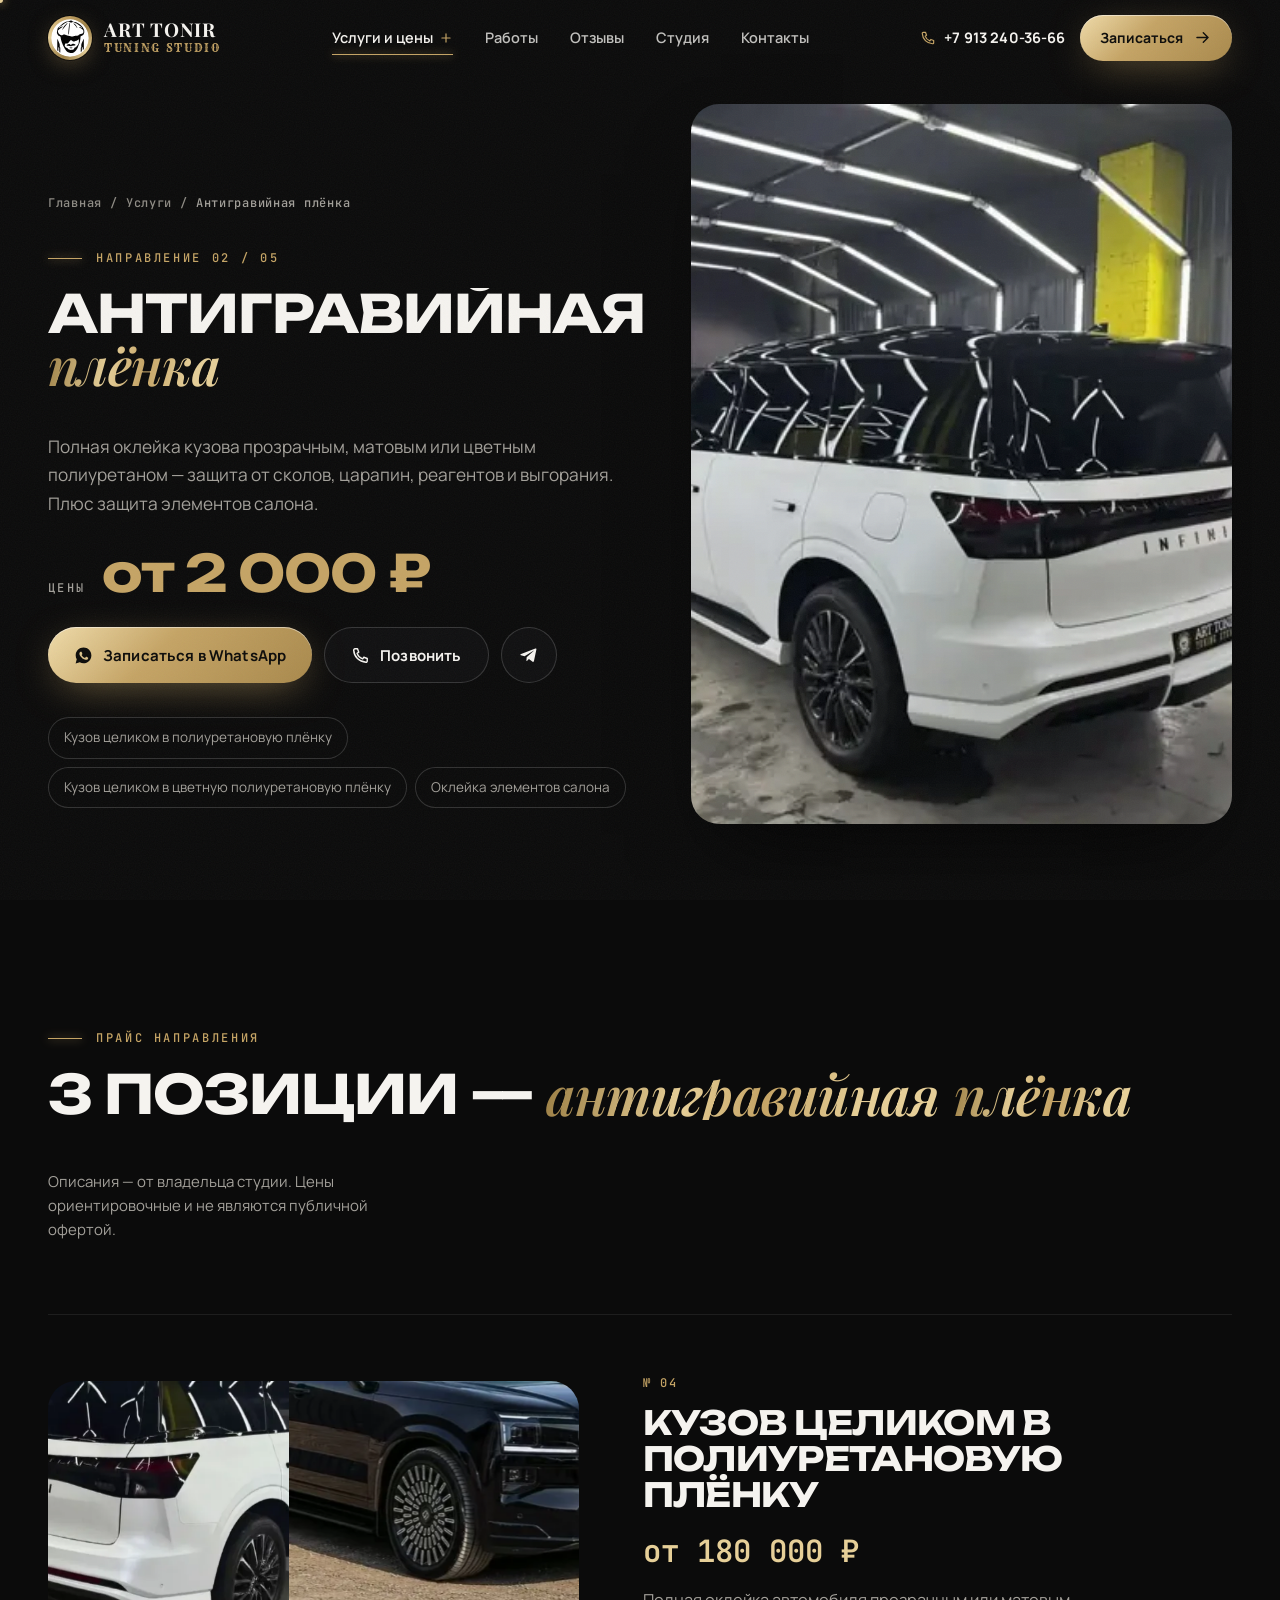
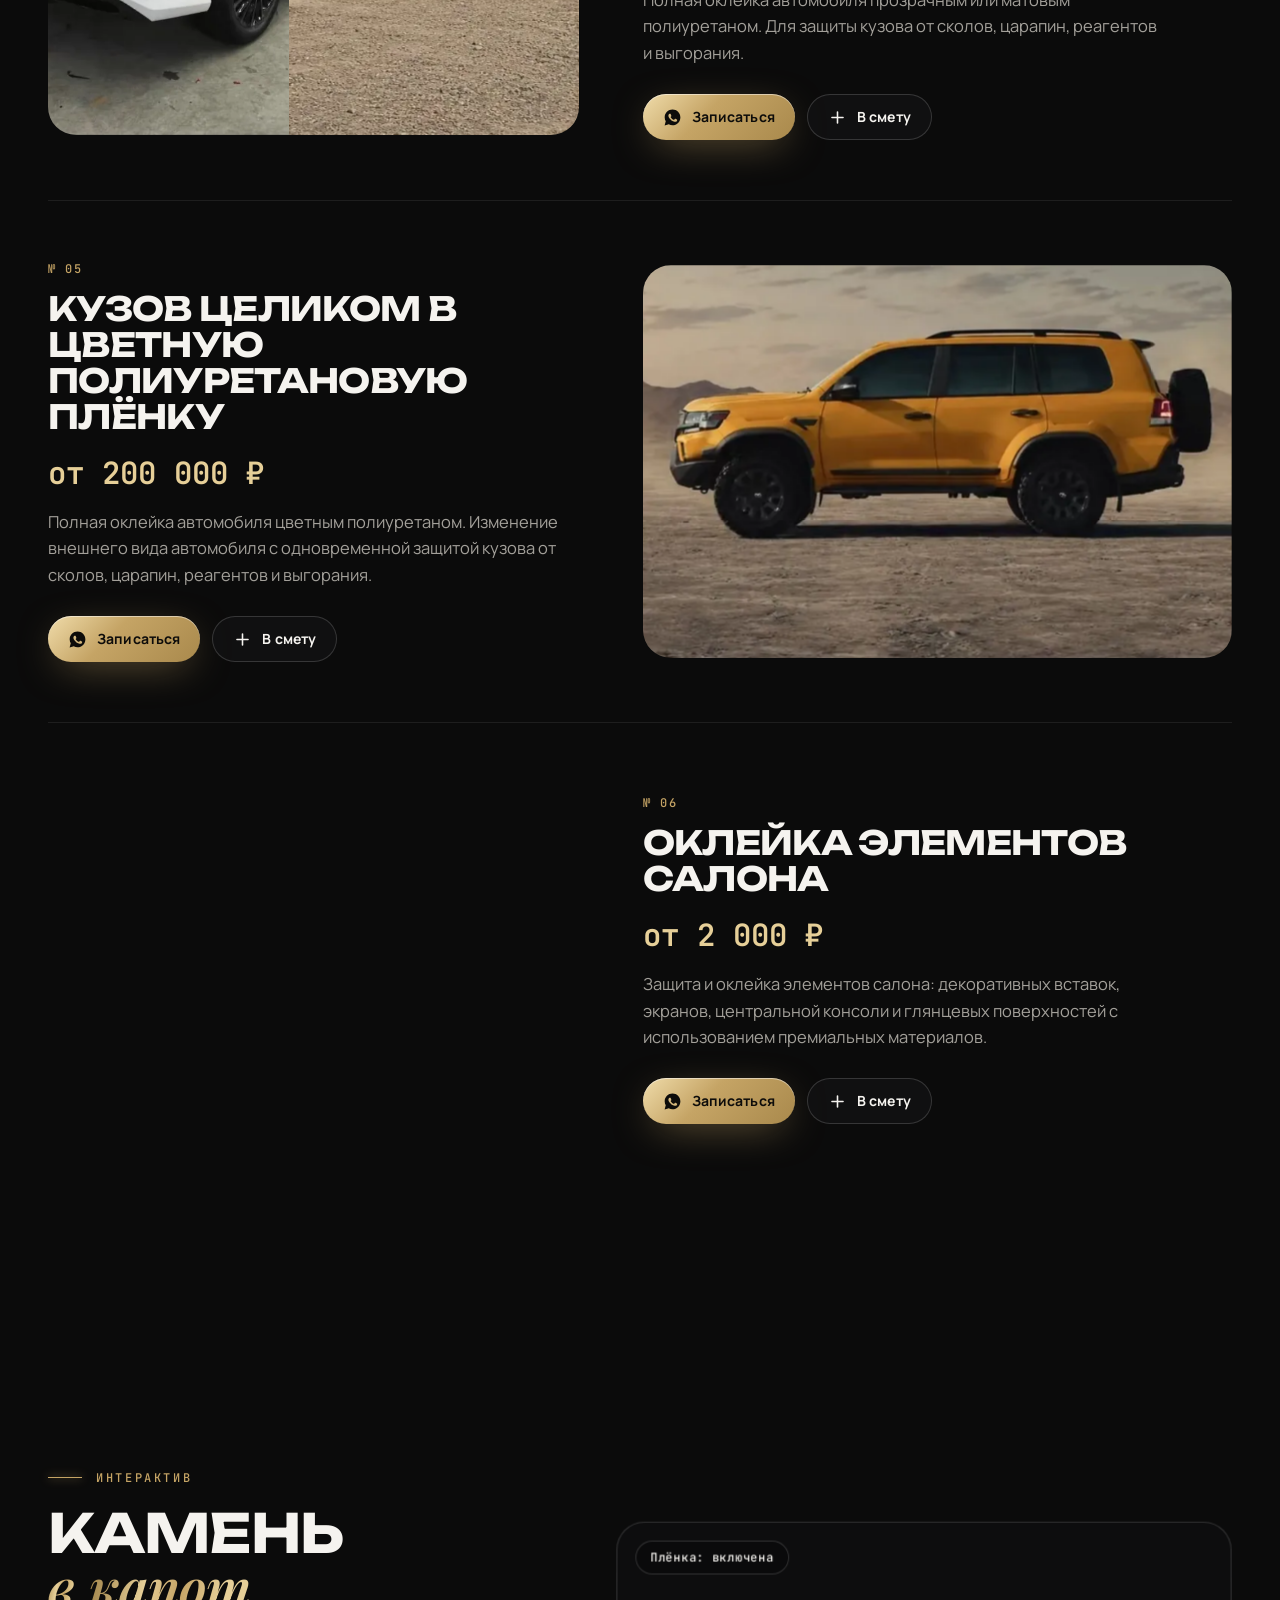
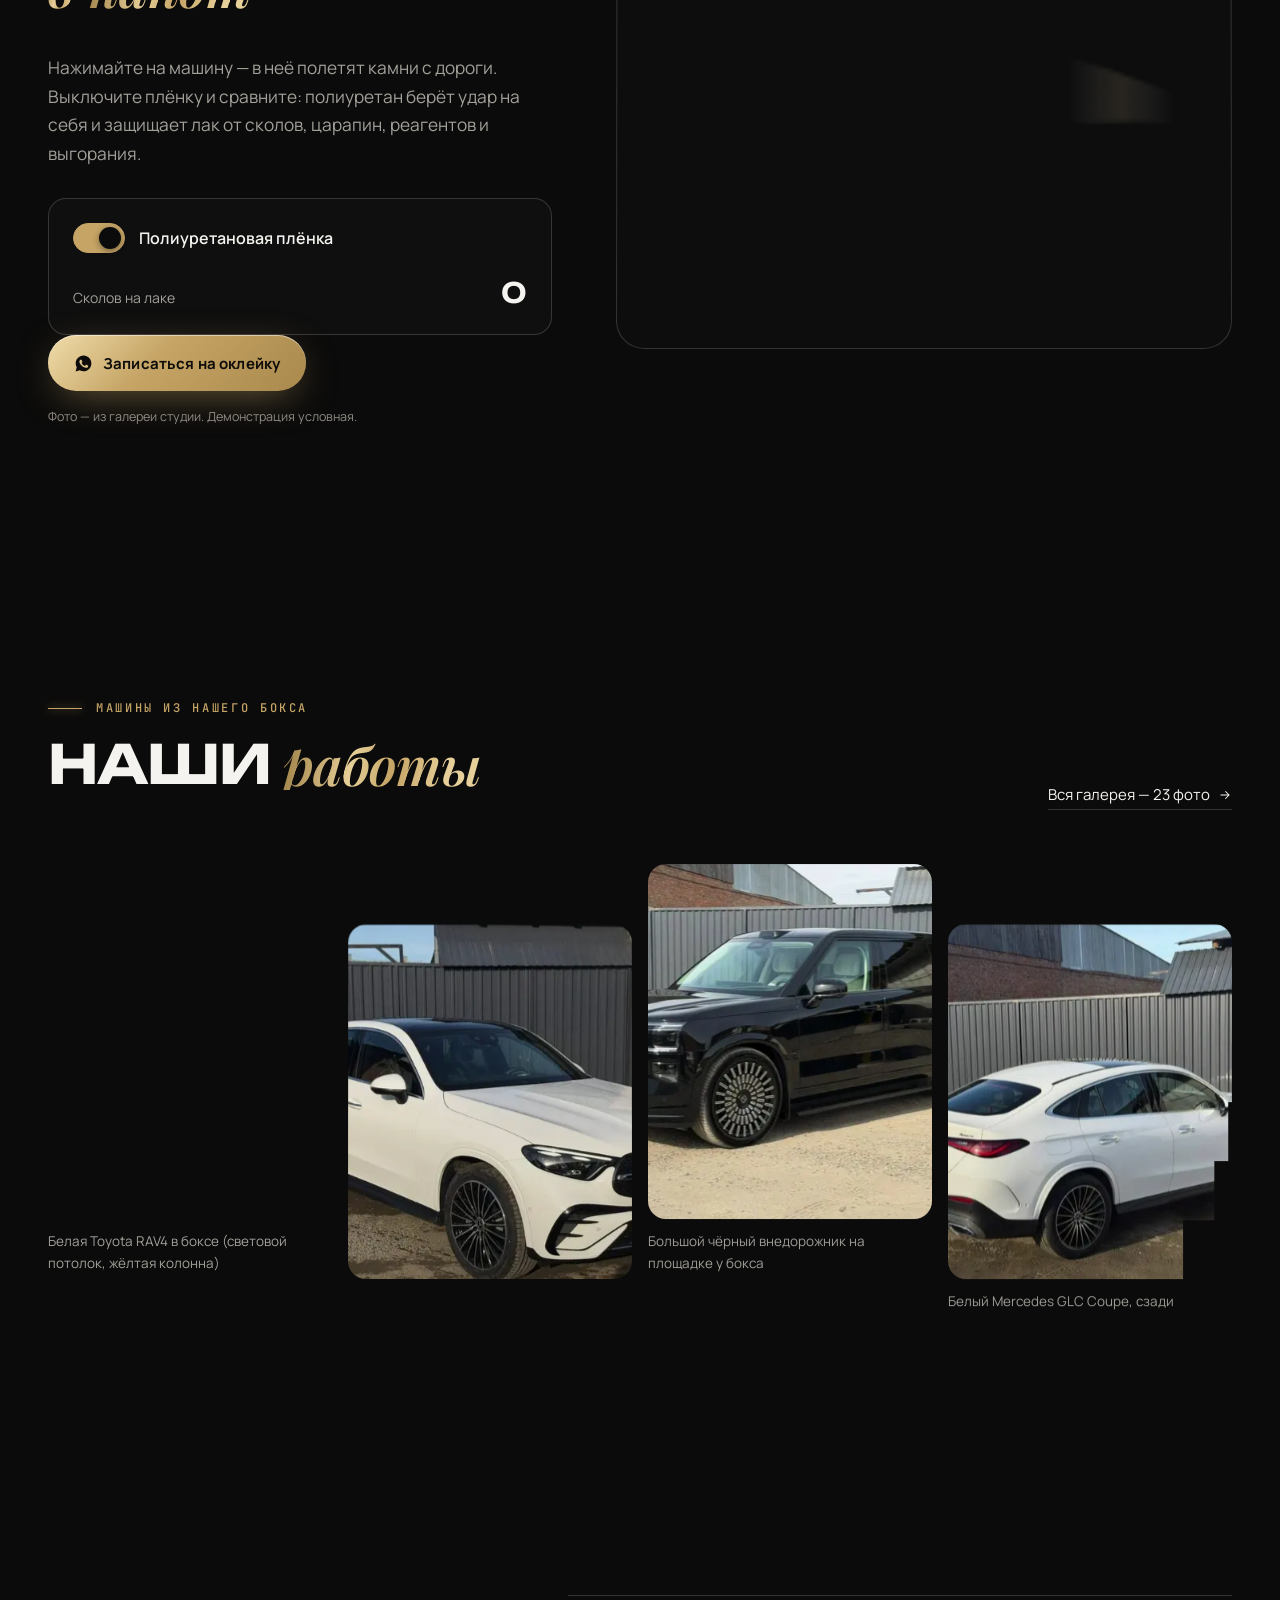
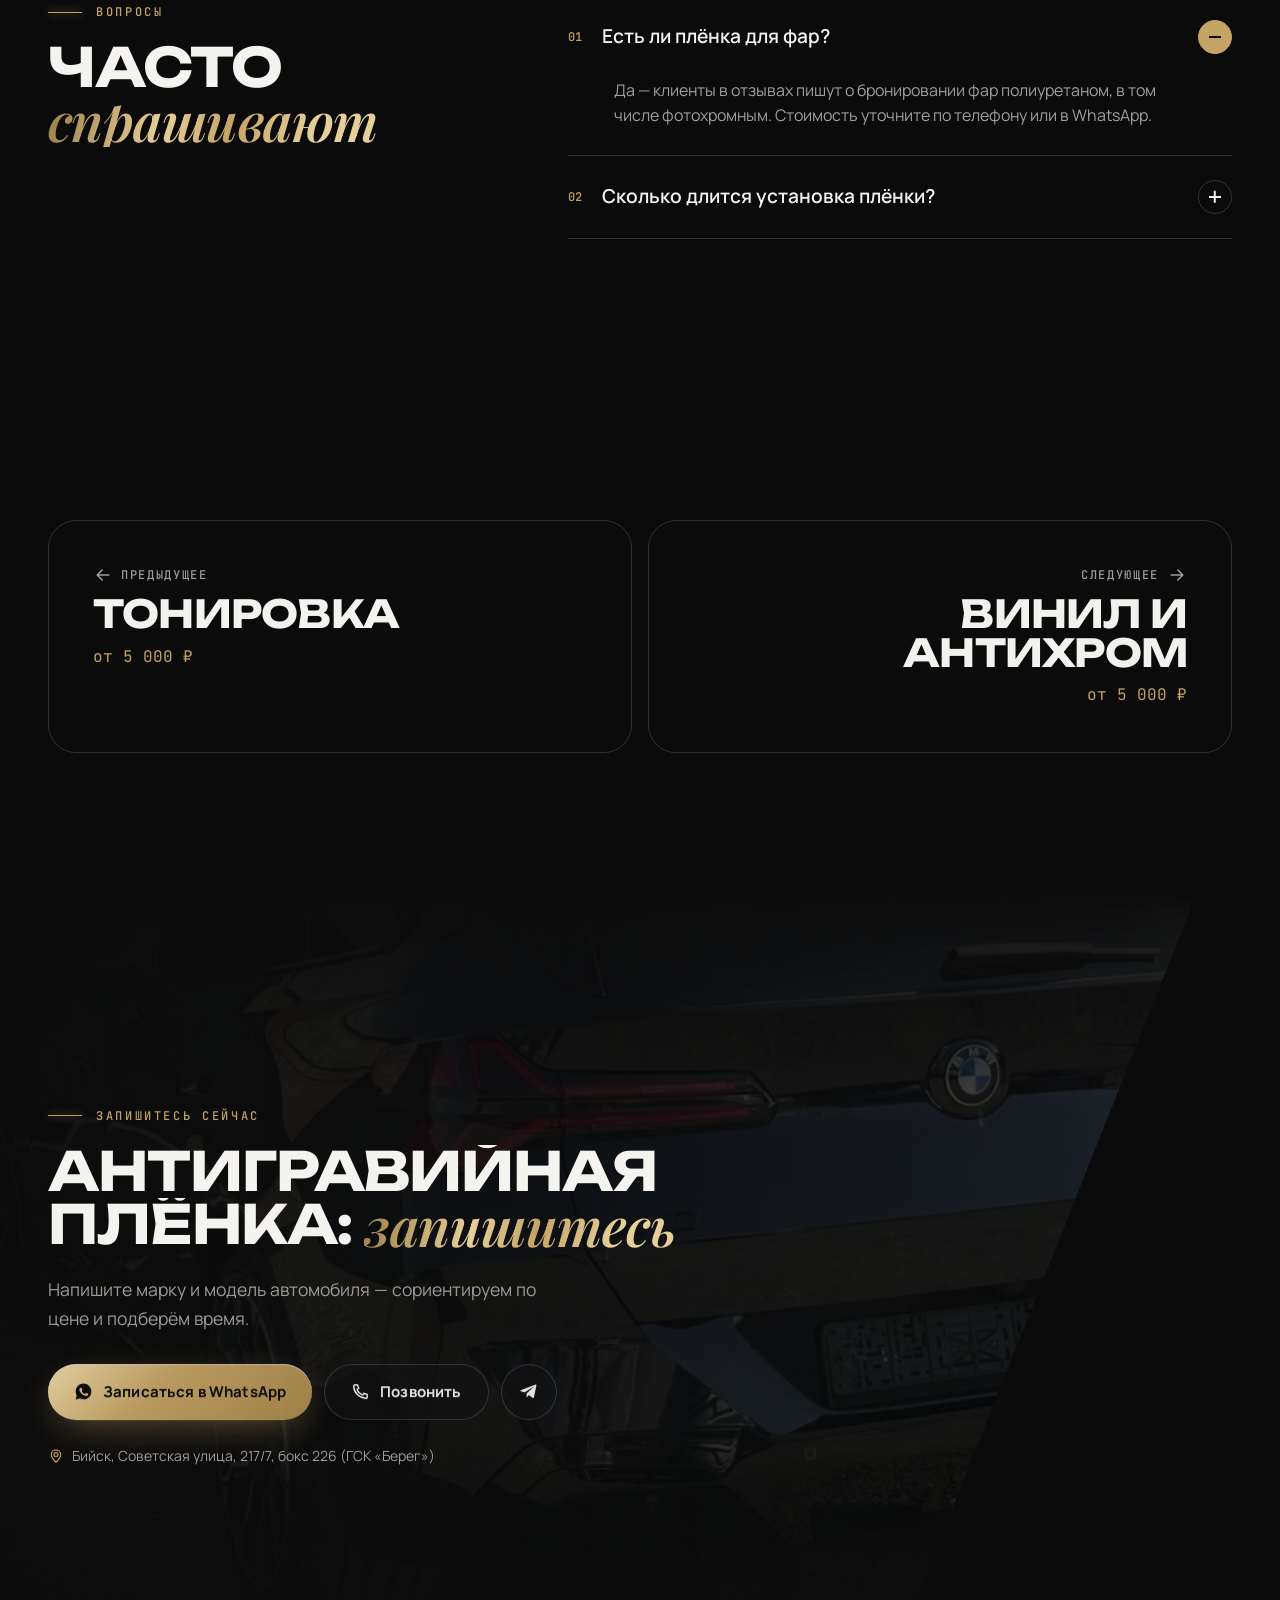
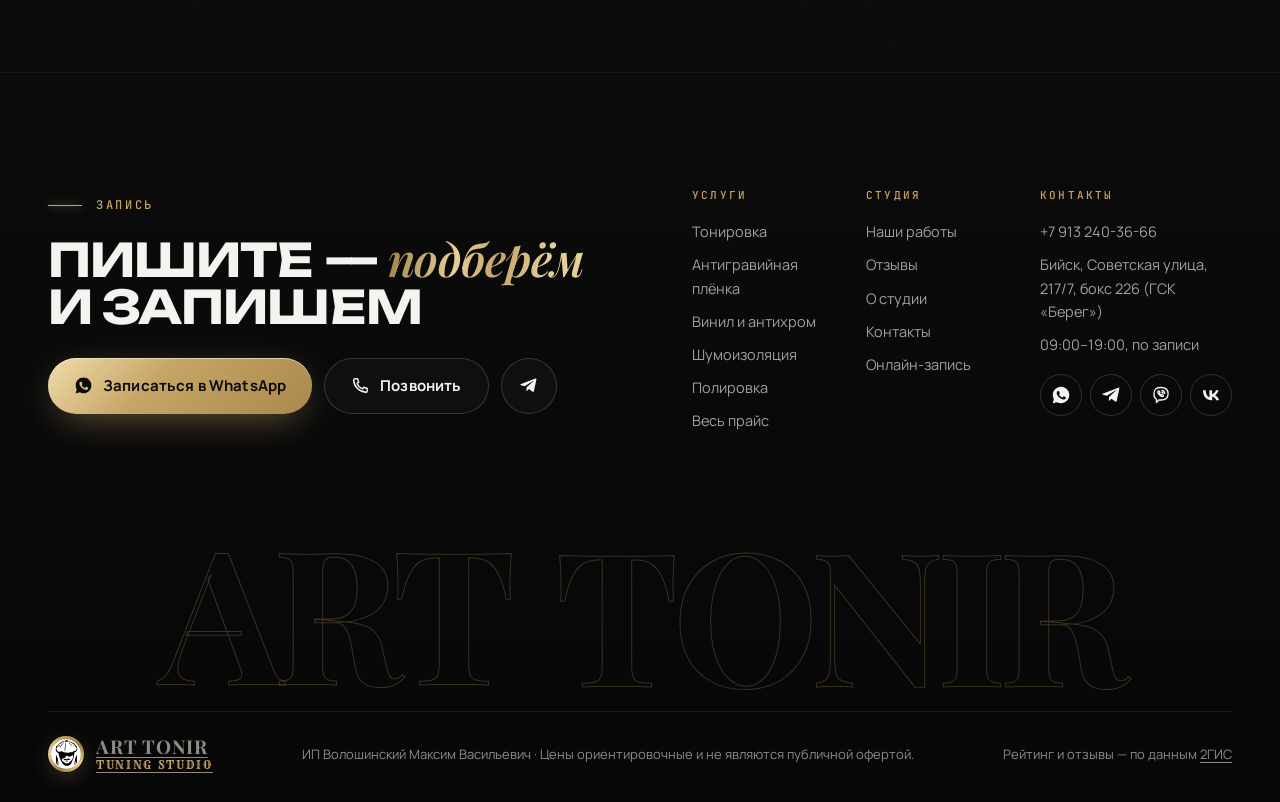
<file: antigravijnaya-plenka.html>
<!doctype html>
<html lang="ru">
<head>
<meta charset="utf-8">
<meta name="viewport" content="width=device-width, initial-scale=1, viewport-fit=cover">
<title>Антигравийная плёнка в Бийске — оклейка кузова полиуретаном | ART TONIR</title>
<meta name="description" content="Оклейка кузова полиуретановой плёнкой в Бийске: прозрачный и матовый полиуретан от 180 000 ₽, цветной от 200 000 ₽, элементы салона от 2 000 ₽. ART TONIR.">
<meta name="theme-color" content="#0B0B0B">
<meta name="robots" content="noindex, nofollow">
<link rel="canonical" href="https://demositestxv1.netlify.app/antigravijnaya-plenka.html">
<meta property="og:url" content="https://demositestxv1.netlify.app/antigravijnaya-plenka.html">
<meta property="og:type" content="website">
<meta property="og:locale" content="ru_RU">
<meta property="og:site_name" content="ART TONIR">
<meta property="og:title" content="Антигравийная плёнка в Бийске — оклейка кузова полиуретаном | ART TONIR">
<meta property="og:description" content="Оклейка кузова полиуретановой плёнкой в Бийске: прозрачный и матовый полиуретан от 180 000 ₽, цветной от 200 000 ₽, элементы салона от 2 000 ₽. ART TONIR.">
<meta property="og:image" content="https://demositestxv1.netlify.app/assets/img/og.jpg">
<meta property="og:image:width" content="1200">
<meta property="og:image:height" content="630">
<meta property="og:image:alt" content="ART TONIR — тонировка, антигравийная плёнка и шумоизоляция в Бийске">
<meta name="twitter:card" content="summary_large_image">
<link rel="icon" type="image/png" sizes="32x32" href="assets/img/logo/logo-32.png">
<link rel="apple-touch-icon" href="assets/img/logo/logo-180.png">
<link rel="preconnect" href="https://fonts.googleapis.com">
<link rel="preconnect" href="https://fonts.gstatic.com" crossorigin>
<link rel="stylesheet" href="https://fonts.googleapis.com/css2?family=Unbounded:wght@400;500;600;700;800&family=Manrope:wght@400;500;600;700;800&family=Playfair+Display:ital,wght@0,600;0,700;1,500;1,600;1,700&family=JetBrains+Mono:wght@400;500&family=Rye&display=swap">
<link rel="stylesheet" href="assets/css/main.css?v=6">

<script>(function(d){var h=d.documentElement;h.classList.add('js');if(!matchMedia('(prefers-reduced-motion: reduce)').matches){h.classList.add('anim');setTimeout(function(){if(!window.__AT_READY){h.classList.remove('anim')}},4000)}try{if(sessionStorage.getItem('at-pt')){h.classList.add('pt-in');sessionStorage.removeItem('at-pt')}}catch(e){}})(document)</script>

<script type="application/ld+json">{"@context":"https://schema.org","@type":"AutoRepair","name":"ART TONIR (Арт Тонир)","alternateName":["Арт Тонир","ART TONIR Tuning Studio","Art Tonir"],"description":"Тюнинг-студия в Бийске: тонировка, антигравийная плёнка, оклейка винилом, шумоизоляция, полировка.","image":"https://demositestxv1.netlify.app/assets/img/og.jpg","logo":"https://demositestxv1.netlify.app/assets/img/logo/logo-512.png","telephone":"+79132403666","address":{"@type":"PostalAddress","streetAddress":"Советская улица, 217/7, ГСК «Берег», бокс 226","addressLocality":"Бийск","addressRegion":"Алтайский край","postalCode":"659321","addressCountry":"RU"},"geo":{"@type":"GeoCoordinates","latitude":52.506837,"longitude":85.167647},"openingHours":"09:00-19:00","paymentAccepted":"Наличные, оплата через банк, перевод с карты","priceRange":"₽₽","sameAs":["https://vk.com/club41185870","https://2gis.ru/biysk/firm/2815279048724091"],"aggregateRating":{"@type":"AggregateRating","ratingValue":"5.0","ratingCount":123,"reviewCount":92,"bestRating":"5"},"url":"https://demositestxv1.netlify.app/"}</script>
</head>
<body class="">
<a class="skip" href="#main">Перейти к содержанию</a>
<svg width="0" height="0" style="position:absolute" aria-hidden="true">
<symbol id="i-wa" viewBox="0 0 24 24"><path fill="currentColor" d="M12.04 2C6.58 2 2.13 6.45 2.13 11.91c0 1.75.46 3.45 1.32 4.95L2.05 22l5.25-1.38a9.9 9.9 0 0 0 4.74 1.21c5.46 0 9.91-4.45 9.91-9.91C21.95 6.45 17.5 2 12.04 2Zm5.8 14.03c-.24.68-1.42 1.3-1.95 1.35-.5.05-.97.23-3.27-.68-2.77-1.09-4.52-3.92-4.66-4.1-.13-.18-1.11-1.48-1.11-2.82 0-1.34.7-2 .95-2.27.25-.27.54-.34.72-.34h.52c.17 0 .4-.06.62.48.24.56.8 1.94.87 2.08.07.14.11.3.02.48-.09.18-.14.3-.27.46l-.41.48c-.14.14-.28.29-.12.56.16.27.71 1.17 1.52 1.9 1.05.93 1.93 1.22 2.2 1.36.27.14.43.11.59-.07.16-.18.68-.79.86-1.06.18-.27.36-.23.61-.14.25.09 1.58.75 1.85.88.27.14.45.2.52.32.07.11.07.66-.17 1.34Z"/></symbol>
<symbol id="i-tg" viewBox="0 0 24 24"><path fill="currentColor" d="M21.94 4.3 18.9 19.04c-.23 1.02-.83 1.27-1.69.79l-4.66-3.43-2.25 2.16c-.25.25-.46.46-.94.46l.34-4.76 8.66-7.83c.38-.34-.08-.52-.58-.19L7.07 13.02l-4.6-1.44c-1-.31-1.02-1 .21-1.48l18-6.94c.83-.3 1.56.2 1.26 1.14Z"/></symbol>
<symbol id="i-phone" viewBox="0 0 24 24"><path fill="none" stroke="currentColor" stroke-width="1.8" stroke-linecap="round" stroke-linejoin="round" d="M5 3.5h3.2l1.6 4.3-2.1 1.4a11.5 11.5 0 0 0 7.1 7.1l1.4-2.1 4.3 1.6V19a1.6 1.6 0 0 1-1.7 1.6C10.3 20.1 3.9 13.7 3.4 5.2A1.6 1.6 0 0 1 5 3.5Z"/></symbol>
<symbol id="i-arrow" viewBox="0 0 24 24"><path fill="none" stroke="currentColor" stroke-width="1.8" stroke-linecap="round" stroke-linejoin="round" d="M5 12h14m-6-6 6 6-6 6"/></symbol>
<symbol id="i-arrow-up" viewBox="0 0 24 24"><path fill="none" stroke="currentColor" stroke-width="1.8" stroke-linecap="round" stroke-linejoin="round" d="M7 17 17 7M8 7h9v9"/></symbol>
<symbol id="i-star" viewBox="0 0 24 24"><path fill="currentColor" d="m12 2.6 2.8 6 6.6.7-4.9 4.5 1.4 6.5L12 17l-5.9 3.3 1.4-6.5-4.9-4.5 6.6-.7L12 2.6Z"/></symbol>
<symbol id="i-vk" viewBox="0 0 24 24"><path fill="currentColor" d="M12.8 18.2C6.3 18.2 2.6 13.8 2.4 6.3h3.3c.1 5.5 2.6 7.8 4.5 8.3V6.3h3.1v4.7c1.9-.2 3.9-2.4 4.6-4.7H21c-.5 2.9-2.6 5.1-4.1 6 1.5.7 3.9 2.6 4.8 5.9h-3.4c-.7-2.2-2.5-4-4.9-4.2v4.2h-.6Z"/></symbol>
<symbol id="i-viber" viewBox="0 0 24 24"><path fill="none" stroke="currentColor" stroke-width="1.6" stroke-linecap="round" stroke-linejoin="round" d="M12 3c5 0 8.5 1.6 8.5 7.5S17 18 12 18c-.8 0-1.6-.1-2.3-.2L6.5 21v-3.9C4.4 16 3.5 13.9 3.5 10.5 3.5 4.6 7 3 12 3Zm-2.2 4.2c-.5-.3-1.1 0-1.4.5-.5.8 0 2.5 1.6 4.2 1.6 1.7 3.4 2.4 4.3 1.9.5-.3.8-.9.4-1.4l-.9-.8c-.3-.3-.8-.3-1.1 0l-.4.4c-.9-.4-1.8-1.3-2.2-2.2l.4-.4c.3-.3.3-.8 0-1.1l-.7-1.1ZM13 6.5a4 4 0 0 1 3.5 3.6M13 8.6a2 2 0 0 1 1.5 1.5"/></symbol>
<symbol id="i-pin" viewBox="0 0 24 24"><path fill="none" stroke="currentColor" stroke-width="1.8" stroke-linecap="round" stroke-linejoin="round" d="M12 21s-7-6.1-7-11.5A7 7 0 0 1 19 9.5C19 14.9 12 21 12 21Zm0-8.5a3 3 0 1 0 0-6 3 3 0 0 0 0 6Z"/></symbol>
<symbol id="i-clock" viewBox="0 0 24 24"><path fill="none" stroke="currentColor" stroke-width="1.8" stroke-linecap="round" stroke-linejoin="round" d="M12 21a9 9 0 1 0 0-18 9 9 0 0 0 0 18Zm0-13v4.5l3 1.8"/></symbol>
<symbol id="i-card" viewBox="0 0 24 24"><path fill="none" stroke="currentColor" stroke-width="1.8" stroke-linecap="round" stroke-linejoin="round" d="M3.5 6.5h17v11h-17zM3.5 10h17M7 14.5h3"/></symbol>
<symbol id="i-plus" viewBox="0 0 24 24"><path fill="none" stroke="currentColor" stroke-width="2" stroke-linecap="round" d="M12 5v14M5 12h14"/></symbol>
<symbol id="i-check" viewBox="0 0 24 24"><path fill="none" stroke="currentColor" stroke-width="2.2" stroke-linecap="round" stroke-linejoin="round" d="m5 12.5 4.5 4.5L19 7.5"/></symbol>
<symbol id="i-close" viewBox="0 0 24 24"><path fill="none" stroke="currentColor" stroke-width="2" stroke-linecap="round" d="M6 6l12 12M18 6 6 18"/></symbol>
<symbol id="i-door" viewBox="0 0 24 24"><path fill="none" stroke="currentColor" stroke-width="1.8" stroke-linecap="round" stroke-linejoin="round" d="M5 21V4.5A1.5 1.5 0 0 1 6.5 3h11A1.5 1.5 0 0 1 19 4.5V21M3 21h18M15 12h.01"/></symbol>
<symbol id="i-list" viewBox="0 0 24 24"><path fill="none" stroke="currentColor" stroke-width="1.8" stroke-linecap="round" d="M9 6h11M9 12h11M9 18h11M4.5 6h.01M4.5 12h.01M4.5 18h.01"/></symbol>
<symbol id="i-sound" viewBox="0 0 24 24"><path fill="none" stroke="currentColor" stroke-width="1.8" stroke-linecap="round" stroke-linejoin="round" d="M4 9.5h3.5L12 5.5v13l-4.5-4H4zM16 9a4 4 0 0 1 0 6M18.5 6.5a7.5 7.5 0 0 1 0 11"/></symbol>
<symbol id="i-bolt" viewBox="0 0 24 24"><path fill="currentColor" d="M13.5 2 4 14h6.5L9.5 22 20 9.5h-6.6L13.5 2Z"/></symbol>
</svg>
<div class="pt" aria-hidden="true"><div class="pt__film"><span class="pt__edge"></span><span class="pt__logo"><svg viewBox="0 0 776 776" aria-hidden="true" focusable="false">
  <circle cx="388.0" cy="388.0" r="382.0" fill="#ffffff"/>
  <path fill="#000000" fill-rule="evenodd" d="M396.0,692.5C386.3,691.1 371.9,687.5 362.0,683.9C346.8,678.3 327.5,665.3 313.8,651.4C300.2,637.4 290.9,625.1 278.6,604.3C272.0,593.1 248.9,547.0 245.2,537.5C244.1,534.8 241.1,527.3 238.5,521.0C232.5,506.2 229.8,499.0 225.0,485.5C222.8,479.4 219.9,471.4 218.5,467.7C211.1,447.8 201.3,409.1 198.0,386.5C196.9,378.8 195.5,371.0 194.9,369.3C192.9,363.1 186.1,357.8 168.8,348.9C148.8,338.6 144.2,334.5 139.2,322.5C137.3,318.1 133.1,310.4 129.8,305.3C122.3,293.8 121.0,289.5 121.0,276.1C121.1,264.9 121.2,264.0 125.4,246.2C126.9,239.9 128.5,229.8 129.1,223.7C130.9,203.9 134.3,192.2 141.1,182.3C145.1,176.6 148.1,173.4 157.6,165.5C161.4,162.2 174.0,151.4 185.6,141.5C225.9,106.7 251.6,87.5 277.0,72.8C298.6,60.3 315.0,55.1 342.0,52.0C354.8,50.5 366.8,48.1 370.5,46.3C372.1,45.4 375.9,43.0 378.8,40.8C386.4,35.2 391.8,33.0 401.8,31.8C419.3,29.7 432.0,34.5 440.7,46.7C443.2,50.2 446.4,53.7 447.9,54.4C449.3,55.2 453.9,56.1 458.0,56.4C494.0,59.7 534.1,73.5 569.0,94.8C599.5,113.4 632.1,144.3 649.6,171.3C663.2,192.1 671.9,211.2 676.7,230.8C679.1,240.3 679.4,243.4 679.4,259.0C679.4,278.4 678.2,285.0 671.9,299.2C663.2,319.2 651.9,328.7 617.7,345.0C608.3,349.5 606.6,350.7 605.4,353.6C604.0,356.9 603.4,362.2 601.0,390.5C598.7,417.6 593.6,452.7 589.9,466.0C585.9,480.3 579.8,497.6 570.3,521.5C565.0,534.7 560.4,546.6 559.9,548.0C559.5,549.4 557.5,554.3 555.5,559.0C553.5,563.7 550.6,570.9 549.0,575.0C538.2,603.6 526.1,624.6 509.2,643.6C481.8,674.3 460.5,688.2 434.0,692.6C423.8,694.3 408.9,694.2 396.0,692.5Z M178.4,680.7L169.5,674.4L169.0,631.5C168.6,600.1 168.2,587.9 167.3,586.4C166.0,584.2 159.3,579.8 155.4,578.6C154.0,578.2 152.6,578.5 151.6,579.5C150.2,581.0 150.0,585.5 150.0,618.6C150.0,647.9 149.7,656.0 148.8,656.0C148.1,656.0 143.1,651.8 137.7,646.7L128.0,637.5L128.0,522.8L128.0,408.0L130.3,408.0C132.9,408.0 132.6,407.3 143.7,432.0C157.9,463.4 163.8,477.3 174.5,505.5C178.2,515.2 179.1,524.6 178.9,549.9L178.7,573.4L181.0,574.9C182.2,575.8 184.8,577.9 186.6,579.7L190.0,582.8L190.0,634.9C190.0,678.3 189.8,687.0 188.6,687.0C187.9,687.0 183.3,684.2 178.4,680.7Z M608.0,629.0C608.0,580.8 607.7,582.7 615.2,576.0C617.5,573.9 619.2,571.5 619.3,570.0C619.4,568.6 619.1,560.5 618.6,552.0C617.2,525.4 620.4,511.2 635.6,476.6C639.8,467.2 646.3,452.3 650.2,443.5C654.0,434.7 659.1,423.2 661.4,418.0C664.6,410.6 666.0,408.4 667.7,408.2C669.3,408.0 670.1,408.5 670.5,410.3C670.9,411.6 671.0,457.7 670.8,512.7L670.5,612.7L661.4,623.1C656.4,628.8 651.6,633.6 650.7,633.8C649.1,634.1 649.0,632.0 649.0,607.7C649.0,583.7 648.8,581.0 647.2,579.0L645.4,576.8L640.3,579.3C630.9,584.1 630.4,585.3 629.7,604.5C629.3,613.8 629.0,629.3 629.0,639.0L629.0,656.6L619.8,664.3C614.7,668.5 610.0,672.0 609.3,672.0C608.3,672.0 608.0,663.5 608.0,629.0Z M438.0,628.5C456.5,625.4 462.8,620.5 473.0,601.2C482.0,584.2 483.4,582.6 491.2,581.0C498.6,579.6 509.0,575.8 512.5,573.3C513.9,572.3 517.6,567.5 520.7,562.5C527.7,551.3 531.3,546.7 541.5,536.0C550.5,526.5 552.4,524.0 556.8,515.9C561.4,507.3 564.7,495.7 565.9,483.0C566.6,476.7 567.8,467.7 568.6,463.1C570.0,455.4 570.0,454.4 568.4,450.0C566.7,445.3 566.7,445.2 569.1,441.4C572.5,435.9 572.5,427.2 569.1,423.6C566.1,420.4 561.3,419.4 556.6,421.0C554.7,421.6 549.3,425.7 544.7,430.0C540.0,434.3 535.1,438.4 533.8,439.1C532.6,439.8 523.6,442.9 514.0,446.1C504.4,449.3 492.7,453.3 488.0,455.1C480.2,458.1 478.5,458.4 468.0,458.4C455.1,458.5 455.6,458.7 436.2,447.1C420.7,437.9 415.9,436.0 407.8,436.0C395.9,436.0 390.6,440.4 373.1,464.8C360.2,482.6 354.7,488.7 345.8,494.6C334.8,501.9 329.7,503.1 310.4,502.8C291.4,502.5 292.4,502.0 286.7,513.5C276.7,533.5 277.8,548.2 290.7,567.2C301.2,582.9 309.5,588.5 326.1,591.6C335.9,593.4 340.4,595.7 342.8,600.1C347.7,609.1 352.4,615.3 356.7,618.4C363.4,623.4 374.9,627.6 385.5,629.0C390.4,629.6 395.2,630.3 396.0,630.5C399.6,631.4 429.4,630.0 438.0,628.5Z M400.5,597.0C392.2,594.6 379.8,588.5 377.1,585.6C375.8,584.3 375.0,582.4 375.2,581.3C375.5,579.8 376.4,579.5 381.5,579.8C384.8,579.9 398.5,580.1 412.0,580.3C425.5,580.4 437.1,580.9 437.8,581.3C442.3,584.3 434.0,593.5 423.6,597.0C416.3,599.4 408.5,599.5 400.5,597.0Z M398.5,554.3C392.0,551.9 390.3,551.7 375.0,551.6C359.8,551.5 357.8,551.3 349.1,548.6C341.0,546.2 338.6,545.8 332.8,546.4C324.8,547.1 322.6,546.3 321.1,541.9C317.4,531.3 321.8,525.4 336.5,520.9C342.0,519.2 350.3,515.7 354.9,513.2C368.5,505.9 374.3,506.9 387.9,518.5C397.2,526.4 403.9,528.9 411.0,527.0C414.2,526.1 417.6,523.6 424.4,517.1C438.4,503.8 440.0,503.7 472.0,512.2C495.7,518.5 500.2,521.6 498.6,530.3C497.4,536.6 494.6,538.0 481.1,539.5C474.4,540.3 466.5,541.8 463.4,542.9C456.1,545.7 451.2,546.7 439.9,548.0C430.6,549.1 421.8,551.2 419.6,552.8C418.1,554.0 409.0,557.0 407.1,557.0C406.2,557.0 402.4,555.8 398.5,554.3Z M448.8,355.0C454.3,353.9 465.5,351.2 473.7,349.1C492.8,344.1 494.2,344.0 522.0,343.1C551.1,342.1 551.3,342.0 564.4,328.6C569.4,323.5 575.5,318.2 578.0,317.0C582.8,314.6 599.0,309.7 606.1,308.5C616.2,306.8 637.6,300.9 642.8,298.4C649.5,295.1 657.6,287.6 658.6,283.7C659.0,282.0 658.7,279.1 658.0,276.9C656.8,273.3 656.8,272.7 658.9,269.9C664.7,262.1 664.0,242.4 657.5,229.5C648.1,210.6 628.8,195.2 591.3,176.9C577.3,170.0 569.0,165.4 569.0,164.5C569.0,162.3 572.3,162.7 583.0,165.9C598.4,170.6 608.2,174.4 624.8,181.9C633.5,185.9 637.0,186.5 637.0,184.0C637.0,182.4 624.3,168.5 612.9,157.5C593.2,138.6 566.7,118.6 537.6,100.6C522.9,91.5 516.0,88.2 507.3,85.9C502.1,84.6 498.7,83.1 496.2,80.8C494.2,79.1 489.4,76.2 485.5,74.4C477.0,70.5 450.1,62.0 446.1,62.0C444.5,62.0 439.2,63.8 434.3,66.1C429.5,68.4 421.4,71.0 416.5,72.1C408.7,73.7 406.3,73.8 398.5,72.9C389.1,71.7 383.3,69.5 375.1,63.6C370.9,60.6 370.3,60.5 361.6,60.6C355.4,60.7 348.3,61.8 339.5,63.8C310.1,70.7 289.5,80.9 264.5,101.0C254.9,108.8 242.5,117.4 229.5,125.5C223.4,129.2 212.8,135.9 205.8,140.4C198.8,144.9 191.7,149.3 190.1,150.2C188.4,151.1 186.5,153.2 185.8,154.7C184.2,158.6 181.0,162.0 179.0,162.0C173.5,162.0 158.1,176.0 153.8,184.9C151.8,189.1 151.8,189.4 153.4,190.6C156.0,192.4 157.7,191.6 176.8,179.1C195.0,167.3 201.8,163.6 212.5,159.7C219.8,157.1 237.0,154.4 239.6,155.4C244.9,157.4 238.2,162.5 176.2,203.5C155.3,217.4 146.8,226.7 143.4,239.5C138.3,258.6 148.9,290.7 166.0,308.1C171.6,313.8 174.4,315.6 186.0,321.2C205.1,330.4 208.7,331.5 220.0,331.5C228.8,331.5 230.1,331.2 238.0,327.6C252.5,321.1 260.1,319.0 269.3,319.0C283.4,319.0 297.6,323.0 321.5,333.8C341.8,342.9 348.0,344.4 377.3,347.5C385.4,348.4 394.0,349.8 396.3,350.6C413.5,356.9 431.9,358.4 448.8,355.0Z M358.2,318.7C352.7,312.1 352.6,276.1 358.0,219.4C359.1,207.4 360.7,192.8 361.5,187.0C362.4,181.2 363.5,172.2 364.0,167.0C366.8,140.7 372.7,103.8 375.7,94.5C379.1,83.7 384.3,76.9 387.1,79.7C387.9,80.5 385.8,110.5 384.5,116.5C384.2,117.6 383.4,126.4 382.5,136.0C381.7,145.6 380.1,161.8 379.0,172.0C374.2,217.4 370.2,258.2 368.5,279.8C367.0,297.7 364.4,315.2 362.8,318.2C361.8,320.3 359.7,320.5 358.2,318.7Z M229.4,222.6C228.8,221.0 231.6,211.6 235.5,202.3C242.2,186.2 251.1,171.1 267.2,148.5C277.5,134.2 324.4,88.1 333.7,83.2C340.6,79.5 339.3,83.5 329.2,96.9C305.5,128.0 280.2,161.4 266.8,179.0C258.6,189.7 247.6,204.2 242.3,211.2C233.1,223.5 230.6,225.7 229.4,222.6Z M531.8,182.2C530.4,180.7 525.8,174.6 521.5,168.5C511.2,154.0 502.0,142.2 498.0,138.5C496.3,136.8 492.8,132.5 490.4,128.7C486.4,122.5 484.5,120.9 475.4,115.4C473.8,114.5 473.7,113.9 474.7,111.7C475.8,109.3 475.4,108.4 469.5,100.3C457.8,84.5 456.5,82.0 459.4,82.0C461.3,82.0 479.7,97.5 491.3,108.9C506.1,123.3 516.5,137.2 527.3,156.7C532.3,165.7 538.0,179.8 538.0,183.0C538.0,185.9 534.9,185.5 531.8,182.2Z"/>
</svg>
</span></div></div>
<div class="cursor" aria-hidden="true"><div class="cursor__ring"><span class="cursor__label"></span></div><div class="cursor__dot"></div></div>
<div class="toast" role="status" aria-live="polite"></div>
<header class="hdr" data-hdr>
  <div class="container hdr__in">
    <a class="brand " href="index.html" aria-label="ART TONIR — на главную">
  <span class="brand__badge"><svg viewBox="0 0 776 776" aria-hidden="true" focusable="false">
  <circle cx="388.0" cy="388.0" r="382.0" fill="#ffffff"/>
  <path fill="#000000" fill-rule="evenodd" d="M396.0,692.5C386.3,691.1 371.9,687.5 362.0,683.9C346.8,678.3 327.5,665.3 313.8,651.4C300.2,637.4 290.9,625.1 278.6,604.3C272.0,593.1 248.9,547.0 245.2,537.5C244.1,534.8 241.1,527.3 238.5,521.0C232.5,506.2 229.8,499.0 225.0,485.5C222.8,479.4 219.9,471.4 218.5,467.7C211.1,447.8 201.3,409.1 198.0,386.5C196.9,378.8 195.5,371.0 194.9,369.3C192.9,363.1 186.1,357.8 168.8,348.9C148.8,338.6 144.2,334.5 139.2,322.5C137.3,318.1 133.1,310.4 129.8,305.3C122.3,293.8 121.0,289.5 121.0,276.1C121.1,264.9 121.2,264.0 125.4,246.2C126.9,239.9 128.5,229.8 129.1,223.7C130.9,203.9 134.3,192.2 141.1,182.3C145.1,176.6 148.1,173.4 157.6,165.5C161.4,162.2 174.0,151.4 185.6,141.5C225.9,106.7 251.6,87.5 277.0,72.8C298.6,60.3 315.0,55.1 342.0,52.0C354.8,50.5 366.8,48.1 370.5,46.3C372.1,45.4 375.9,43.0 378.8,40.8C386.4,35.2 391.8,33.0 401.8,31.8C419.3,29.7 432.0,34.5 440.7,46.7C443.2,50.2 446.4,53.7 447.9,54.4C449.3,55.2 453.9,56.1 458.0,56.4C494.0,59.7 534.1,73.5 569.0,94.8C599.5,113.4 632.1,144.3 649.6,171.3C663.2,192.1 671.9,211.2 676.7,230.8C679.1,240.3 679.4,243.4 679.4,259.0C679.4,278.4 678.2,285.0 671.9,299.2C663.2,319.2 651.9,328.7 617.7,345.0C608.3,349.5 606.6,350.7 605.4,353.6C604.0,356.9 603.4,362.2 601.0,390.5C598.7,417.6 593.6,452.7 589.9,466.0C585.9,480.3 579.8,497.6 570.3,521.5C565.0,534.7 560.4,546.6 559.9,548.0C559.5,549.4 557.5,554.3 555.5,559.0C553.5,563.7 550.6,570.9 549.0,575.0C538.2,603.6 526.1,624.6 509.2,643.6C481.8,674.3 460.5,688.2 434.0,692.6C423.8,694.3 408.9,694.2 396.0,692.5Z M178.4,680.7L169.5,674.4L169.0,631.5C168.6,600.1 168.2,587.9 167.3,586.4C166.0,584.2 159.3,579.8 155.4,578.6C154.0,578.2 152.6,578.5 151.6,579.5C150.2,581.0 150.0,585.5 150.0,618.6C150.0,647.9 149.7,656.0 148.8,656.0C148.1,656.0 143.1,651.8 137.7,646.7L128.0,637.5L128.0,522.8L128.0,408.0L130.3,408.0C132.9,408.0 132.6,407.3 143.7,432.0C157.9,463.4 163.8,477.3 174.5,505.5C178.2,515.2 179.1,524.6 178.9,549.9L178.7,573.4L181.0,574.9C182.2,575.8 184.8,577.9 186.6,579.7L190.0,582.8L190.0,634.9C190.0,678.3 189.8,687.0 188.6,687.0C187.9,687.0 183.3,684.2 178.4,680.7Z M608.0,629.0C608.0,580.8 607.7,582.7 615.2,576.0C617.5,573.9 619.2,571.5 619.3,570.0C619.4,568.6 619.1,560.5 618.6,552.0C617.2,525.4 620.4,511.2 635.6,476.6C639.8,467.2 646.3,452.3 650.2,443.5C654.0,434.7 659.1,423.2 661.4,418.0C664.6,410.6 666.0,408.4 667.7,408.2C669.3,408.0 670.1,408.5 670.5,410.3C670.9,411.6 671.0,457.7 670.8,512.7L670.5,612.7L661.4,623.1C656.4,628.8 651.6,633.6 650.7,633.8C649.1,634.1 649.0,632.0 649.0,607.7C649.0,583.7 648.8,581.0 647.2,579.0L645.4,576.8L640.3,579.3C630.9,584.1 630.4,585.3 629.7,604.5C629.3,613.8 629.0,629.3 629.0,639.0L629.0,656.6L619.8,664.3C614.7,668.5 610.0,672.0 609.3,672.0C608.3,672.0 608.0,663.5 608.0,629.0Z M438.0,628.5C456.5,625.4 462.8,620.5 473.0,601.2C482.0,584.2 483.4,582.6 491.2,581.0C498.6,579.6 509.0,575.8 512.5,573.3C513.9,572.3 517.6,567.5 520.7,562.5C527.7,551.3 531.3,546.7 541.5,536.0C550.5,526.5 552.4,524.0 556.8,515.9C561.4,507.3 564.7,495.7 565.9,483.0C566.6,476.7 567.8,467.7 568.6,463.1C570.0,455.4 570.0,454.4 568.4,450.0C566.7,445.3 566.7,445.2 569.1,441.4C572.5,435.9 572.5,427.2 569.1,423.6C566.1,420.4 561.3,419.4 556.6,421.0C554.7,421.6 549.3,425.7 544.7,430.0C540.0,434.3 535.1,438.4 533.8,439.1C532.6,439.8 523.6,442.9 514.0,446.1C504.4,449.3 492.7,453.3 488.0,455.1C480.2,458.1 478.5,458.4 468.0,458.4C455.1,458.5 455.6,458.7 436.2,447.1C420.7,437.9 415.9,436.0 407.8,436.0C395.9,436.0 390.6,440.4 373.1,464.8C360.2,482.6 354.7,488.7 345.8,494.6C334.8,501.9 329.7,503.1 310.4,502.8C291.4,502.5 292.4,502.0 286.7,513.5C276.7,533.5 277.8,548.2 290.7,567.2C301.2,582.9 309.5,588.5 326.1,591.6C335.9,593.4 340.4,595.7 342.8,600.1C347.7,609.1 352.4,615.3 356.7,618.4C363.4,623.4 374.9,627.6 385.5,629.0C390.4,629.6 395.2,630.3 396.0,630.5C399.6,631.4 429.4,630.0 438.0,628.5Z M400.5,597.0C392.2,594.6 379.8,588.5 377.1,585.6C375.8,584.3 375.0,582.4 375.2,581.3C375.5,579.8 376.4,579.5 381.5,579.8C384.8,579.9 398.5,580.1 412.0,580.3C425.5,580.4 437.1,580.9 437.8,581.3C442.3,584.3 434.0,593.5 423.6,597.0C416.3,599.4 408.5,599.5 400.5,597.0Z M398.5,554.3C392.0,551.9 390.3,551.7 375.0,551.6C359.8,551.5 357.8,551.3 349.1,548.6C341.0,546.2 338.6,545.8 332.8,546.4C324.8,547.1 322.6,546.3 321.1,541.9C317.4,531.3 321.8,525.4 336.5,520.9C342.0,519.2 350.3,515.7 354.9,513.2C368.5,505.9 374.3,506.9 387.9,518.5C397.2,526.4 403.9,528.9 411.0,527.0C414.2,526.1 417.6,523.6 424.4,517.1C438.4,503.8 440.0,503.7 472.0,512.2C495.7,518.5 500.2,521.6 498.6,530.3C497.4,536.6 494.6,538.0 481.1,539.5C474.4,540.3 466.5,541.8 463.4,542.9C456.1,545.7 451.2,546.7 439.9,548.0C430.6,549.1 421.8,551.2 419.6,552.8C418.1,554.0 409.0,557.0 407.1,557.0C406.2,557.0 402.4,555.8 398.5,554.3Z M448.8,355.0C454.3,353.9 465.5,351.2 473.7,349.1C492.8,344.1 494.2,344.0 522.0,343.1C551.1,342.1 551.3,342.0 564.4,328.6C569.4,323.5 575.5,318.2 578.0,317.0C582.8,314.6 599.0,309.7 606.1,308.5C616.2,306.8 637.6,300.9 642.8,298.4C649.5,295.1 657.6,287.6 658.6,283.7C659.0,282.0 658.7,279.1 658.0,276.9C656.8,273.3 656.8,272.7 658.9,269.9C664.7,262.1 664.0,242.4 657.5,229.5C648.1,210.6 628.8,195.2 591.3,176.9C577.3,170.0 569.0,165.4 569.0,164.5C569.0,162.3 572.3,162.7 583.0,165.9C598.4,170.6 608.2,174.4 624.8,181.9C633.5,185.9 637.0,186.5 637.0,184.0C637.0,182.4 624.3,168.5 612.9,157.5C593.2,138.6 566.7,118.6 537.6,100.6C522.9,91.5 516.0,88.2 507.3,85.9C502.1,84.6 498.7,83.1 496.2,80.8C494.2,79.1 489.4,76.2 485.5,74.4C477.0,70.5 450.1,62.0 446.1,62.0C444.5,62.0 439.2,63.8 434.3,66.1C429.5,68.4 421.4,71.0 416.5,72.1C408.7,73.7 406.3,73.8 398.5,72.9C389.1,71.7 383.3,69.5 375.1,63.6C370.9,60.6 370.3,60.5 361.6,60.6C355.4,60.7 348.3,61.8 339.5,63.8C310.1,70.7 289.5,80.9 264.5,101.0C254.9,108.8 242.5,117.4 229.5,125.5C223.4,129.2 212.8,135.9 205.8,140.4C198.8,144.9 191.7,149.3 190.1,150.2C188.4,151.1 186.5,153.2 185.8,154.7C184.2,158.6 181.0,162.0 179.0,162.0C173.5,162.0 158.1,176.0 153.8,184.9C151.8,189.1 151.8,189.4 153.4,190.6C156.0,192.4 157.7,191.6 176.8,179.1C195.0,167.3 201.8,163.6 212.5,159.7C219.8,157.1 237.0,154.4 239.6,155.4C244.9,157.4 238.2,162.5 176.2,203.5C155.3,217.4 146.8,226.7 143.4,239.5C138.3,258.6 148.9,290.7 166.0,308.1C171.6,313.8 174.4,315.6 186.0,321.2C205.1,330.4 208.7,331.5 220.0,331.5C228.8,331.5 230.1,331.2 238.0,327.6C252.5,321.1 260.1,319.0 269.3,319.0C283.4,319.0 297.6,323.0 321.5,333.8C341.8,342.9 348.0,344.4 377.3,347.5C385.4,348.4 394.0,349.8 396.3,350.6C413.5,356.9 431.9,358.4 448.8,355.0Z M358.2,318.7C352.7,312.1 352.6,276.1 358.0,219.4C359.1,207.4 360.7,192.8 361.5,187.0C362.4,181.2 363.5,172.2 364.0,167.0C366.8,140.7 372.7,103.8 375.7,94.5C379.1,83.7 384.3,76.9 387.1,79.7C387.9,80.5 385.8,110.5 384.5,116.5C384.2,117.6 383.4,126.4 382.5,136.0C381.7,145.6 380.1,161.8 379.0,172.0C374.2,217.4 370.2,258.2 368.5,279.8C367.0,297.7 364.4,315.2 362.8,318.2C361.8,320.3 359.7,320.5 358.2,318.7Z M229.4,222.6C228.8,221.0 231.6,211.6 235.5,202.3C242.2,186.2 251.1,171.1 267.2,148.5C277.5,134.2 324.4,88.1 333.7,83.2C340.6,79.5 339.3,83.5 329.2,96.9C305.5,128.0 280.2,161.4 266.8,179.0C258.6,189.7 247.6,204.2 242.3,211.2C233.1,223.5 230.6,225.7 229.4,222.6Z M531.8,182.2C530.4,180.7 525.8,174.6 521.5,168.5C511.2,154.0 502.0,142.2 498.0,138.5C496.3,136.8 492.8,132.5 490.4,128.7C486.4,122.5 484.5,120.9 475.4,115.4C473.8,114.5 473.7,113.9 474.7,111.7C475.8,109.3 475.4,108.4 469.5,100.3C457.8,84.5 456.5,82.0 459.4,82.0C461.3,82.0 479.7,97.5 491.3,108.9C506.1,123.3 516.5,137.2 527.3,156.7C532.3,165.7 538.0,179.8 538.0,183.0C538.0,185.9 534.9,185.5 531.8,182.2Z"/>
</svg>
</span>
  <span class="brand__txt"><b>ART TONIR</b><i>Tuning Studio</i></span>
</a>
    <nav class="nav" aria-label="Основное меню">
      <div class="nav__dd">
        <a href="uslugi.html" aria-current="page" class="nav__link">Услуги и цены <svg class="ic ic--xs" aria-hidden="true"><use href="#i-plus"/></svg></a>
        <div class="mega" role="group" aria-label="Направления">
          <div class="mega__grid"><a class="mega__card" href="tonirovka.html">
        <span class="mega__img"><img src="assets/img/services/07_tint-rear-hemisphere-800.webp" srcset="assets/img/services/07_tint-rear-hemisphere-400.webp 400w, assets/img/services/07_tint-rear-hemisphere-800.webp 800w" sizes="220px" width="800" height="527" alt="Тонировка" loading="lazy" decoding="async"></span>
        <span class="mega__num">01</span>
        <span class="mega__name">Тонировка</span>
        <span class="mega__price">от 5 000&nbsp;₽</span>
      </a><a class="mega__card" href="antigravijnaya-plenka.html">
        <span class="mega__img"><img src="assets/img/services/01_ppf-full-body_photo1-800.webp" srcset="assets/img/services/01_ppf-full-body_photo1-400.webp 400w, assets/img/services/01_ppf-full-body_photo1-800.webp 800w" sizes="220px" width="800" height="524" alt="Антигравийная плёнка" loading="lazy" decoding="async"></span>
        <span class="mega__num">02</span>
        <span class="mega__name">Антигравийная плёнка</span>
        <span class="mega__price">от 2 000&nbsp;₽</span>
      </a><a class="mega__card" href="vinil.html">
        <span class="mega__img"><img src="assets/img/services/04_color-change-wrap-800.webp" srcset="assets/img/services/04_color-change-wrap-400.webp 400w, assets/img/services/04_color-change-wrap-800.webp 800w" sizes="220px" width="800" height="526" alt="Винил и антихром" loading="lazy" decoding="async"></span>
        <span class="mega__num">03</span>
        <span class="mega__name">Винил и антихром</span>
        <span class="mega__price">от 5 000&nbsp;₽</span>
      </a><a class="mega__card" href="shumoizolyaciya.html">
        <span class="mega__img"><img src="assets/img/services/10_soundproof-wheel-arches-800.webp" srcset="assets/img/services/10_soundproof-wheel-arches-400.webp 400w, assets/img/services/10_soundproof-wheel-arches-800.webp 800w" sizes="220px" width="800" height="529" alt="Шумоизоляция" loading="lazy" decoding="async"></span>
        <span class="mega__num">04</span>
        <span class="mega__name">Шумоизоляция</span>
        <span class="mega__price">от 7 500&nbsp;₽</span>
      </a><a class="mega__card" href="polirovka.html">
        <span class="mega__img"><img src="assets/img/services/14_polish-ceramic-800.webp" srcset="assets/img/services/14_polish-ceramic-400.webp 400w, assets/img/services/14_polish-ceramic-800.webp 800w" sizes="220px" width="800" height="486" alt="Полировка" loading="lazy" decoding="async"></span>
        <span class="mega__num">05</span>
        <span class="mega__name">Полировка</span>
        <span class="mega__price">от 1 000&nbsp;₽</span>
      </a></div>
          <a class="mega__all" href="uslugi.html">Весь прайс — 16 позиций <svg class="ic" aria-hidden="true"><use href="#i-arrow"/></svg></a>
        </div>
      </div>
      <a class="nav__link" href="raboty.html">Работы</a>
      <a class="nav__link" href="otzyvy.html">Отзывы</a>
      <a class="nav__link" href="studiya.html">Студия</a>
      <a class="nav__link" href="kontakty.html">Контакты</a>
    </nav>
    <div class="hdr__act">
      <a class="hdr__phone" href="tel:+79132403666"><svg class="ic ic--sm" aria-hidden="true"><use href="#i-phone"/></svg><span>+7 913 240-36-66</span></a>
      <a class="btn btn--gold btn--sm" href="zapis.html" data-magnetic><span>Записаться</span><svg class="ic" aria-hidden="true"><use href="#i-arrow"/></svg></a>
      <button class="burger" type="button" aria-label="Открыть меню" aria-expanded="false" aria-controls="mmenu"><span></span><span></span></button>
    </div>
  </div>
</header>
<div class="mmenu" id="mmenu" aria-hidden="true">
  <div class="mmenu__grid" aria-hidden="true"></div>
  <nav class="mmenu__nav" aria-label="Мобильное меню">
    <a href="index.html"><i>00</i>Главная</a>
    <a href="uslugi.html"><i>01</i>Услуги и цены</a>
    <div class="mmenu__sub"><a href="tonirovka.html">Тонировка</a><a href="antigravijnaya-plenka.html">Антигравийная плёнка</a><a href="vinil.html">Винил и антихром</a><a href="shumoizolyaciya.html">Шумоизоляция</a><a href="polirovka.html">Полировка</a></div>
    <a href="raboty.html"><i>02</i>Работы</a>
    <a href="otzyvy.html"><i>03</i>Отзывы</a>
    <a href="studiya.html"><i>04</i>Студия</a>
    <a href="kontakty.html"><i>05</i>Контакты</a>
    <a href="zapis.html"><i>06</i>Онлайн-запись</a>
  </nav>
  <div class="mmenu__foot">
    <a class="btn btn--gold" href="https://wa.me/79132403666?text=%D0%97%D0%B4%D1%80%D0%B0%D0%B2%D1%81%D1%82%D0%B2%D1%83%D0%B9%D1%82%D0%B5!%20%D0%A5%D0%BE%D1%87%D1%83%20%D0%B7%D0%B0%D0%BF%D0%B8%D1%81%D0%B0%D1%82%D1%8C%D1%81%D1%8F%20%D0%B2%20ART%20TONIR." target="_blank" rel="noopener"><svg class="ic" aria-hidden="true"><use href="#i-wa"/></svg><span>Записаться в WhatsApp</span></a>
    <a class="mmenu__phone" href="tel:+79132403666">+7 913 240-36-66</a>
    <p>Бийск, Советская улица, 217/7, бокс 226 (ГСК «Берег») · 09:00–19:00, по записи</p>
  </div>
</div>
<main id="main">

<section class="phero">
  <div class="phero__media" data-img="hex"><img src="assets/img/gallery/08_white-suv-in-studio_wrap-process-1280.webp" srcset="assets/img/gallery/08_white-suv-in-studio_wrap-process-640.webp 640w, assets/img/gallery/08_white-suv-in-studio_wrap-process-1280.webp 1280w" sizes="(max-width: 900px) 100vw, 50vw" width="1280" height="890" alt="Белый внедорожник в боксе ART TONIR во время оклейки плёнкой" fetchpriority="high" decoding="async"></div>
  <div class="container phero__in">
    <nav class="crumbs" aria-label="Хлебные крошки"><a href="index.html">Главная</a><span>/</span><a href="uslugi.html">Услуги</a><span>/</span><span aria-current="page">Антигравийная плёнка</span></nav>
    <p class="eyebrow">Направление 02 / 05</p>
    <h1 class="h1" data-split>Антигравийная <em>плёнка</em></h1>
    <p class="lead" data-reveal>Полная оклейка кузова прозрачным, матовым или цветным полиуретаном — защита от сколов, царапин, реагентов и выгорания. Плюс защита элементов салона.</p>
    <div class="phero__price" data-reveal><span>Цены</span><b>от 2 000&nbsp;₽</b></div>
    <div class="btn-row" data-reveal><a class="btn btn--gold" href="https://wa.me/79132403666?text=%D0%97%D0%B4%D1%80%D0%B0%D0%B2%D1%81%D1%82%D0%B2%D1%83%D0%B9%D1%82%D0%B5!%20%D0%A5%D0%BE%D1%87%D1%83%20%D0%B7%D0%B0%D0%BF%D0%B8%D1%81%D0%B0%D1%82%D1%8C%D1%81%D1%8F%20%D0%B2%20ART%20TONIR%20%D0%BD%D0%B0%20%D1%83%D1%81%D0%BB%D1%83%D0%B3%D1%83%20%C2%AB%D0%90%D0%BD%D1%82%D0%B8%D0%B3%D1%80%D0%B0%D0%B2%D0%B8%D0%B9%D0%BD%D0%B0%D1%8F%20%D0%BF%D0%BB%D1%91%D0%BD%D0%BA%D0%B0%C2%BB." target="_blank" rel="noopener" data-magnetic><svg class="ic" aria-hidden="true"><use href="#i-wa"/></svg><span>Записаться в WhatsApp</span></a><a class="btn btn--ghost" href="tel:+79132403666"><svg class="ic" aria-hidden="true"><use href="#i-phone"/></svg><span>Позвонить</span></a><a class="btn btn--icon" href="https://t.me/+79132403666" target="_blank" rel="noopener" aria-label="Написать в Telegram"><svg class="ic" aria-hidden="true"><use href="#i-tg"/></svg></a></div>
    <div class="phero__chips" data-reveal><a href="#s04">Кузов целиком в полиуретановую плёнку</a><a href="#s05">Кузов целиком в цветную полиуретановую плёнку</a><a href="#s06">Оклейка элементов салона</a></div>
  </div>
</section>

<section class="section svc-list">
  <div class="container">
    <div class="sec-head">
      <div>
        <p class="eyebrow" data-reveal>Прайс направления</p>
        <h2 class="h2" data-split>3 позиции — <em>антигравийная плёнка</em></h2>
      </div>
      <p class="sec-head__aside" data-reveal>Описания — от владельца студии. Цены ориентировочные и не являются публичной офертой.</p>
    </div>
    <article class="svc" id="s04" data-reveal>
  <div class="svc__media svc__media--duo" data-img="blinds"><img src="assets/img/services/01_ppf-full-body_photo1-800.webp" srcset="assets/img/services/01_ppf-full-body_photo1-400.webp 400w, assets/img/services/01_ppf-full-body_photo1-800.webp 800w" sizes="(max-width: 760px) 92vw, 440px" width="800" height="524" alt="Кузов целиком в полиуретановую плёнку — ART TONIR, Бийск" loading="lazy" decoding="async"><img src="assets/img/services/01_ppf-full-body_photo2-800.webp" srcset="assets/img/services/01_ppf-full-body_photo2-400.webp 400w, assets/img/services/01_ppf-full-body_photo2-800.webp 800w" sizes="(max-width: 760px) 92vw, 440px" width="800" height="528" alt="Кузов целиком в полиуретановую плёнку — ART TONIR, Бийск (фото 2)" loading="lazy" decoding="async"></div>
  <div class="svc__body">
    <p class="svc__idx">№ 04</p>
    <h3 class="svc__name">Кузов целиком в полиуретановую плёнку</h3>
    <p class="svc__price"><b>от 180 000 ₽</b></p>
    <p class="svc__desc">Полная оклейка автомобиля прозрачным или матовым полиуретаном. Для защиты кузова от сколов, царапин, реагентов и выгорания.</p>
    <div class="btn-row">
      <a class="btn btn--gold btn--sm" href="https://wa.me/79132403666?text=%D0%97%D0%B4%D1%80%D0%B0%D0%B2%D1%81%D1%82%D0%B2%D1%83%D0%B9%D1%82%D0%B5!%20%D0%A5%D0%BE%D1%87%D1%83%20%D0%B7%D0%B0%D0%BF%D0%B8%D1%81%D0%B0%D1%82%D1%8C%D1%81%D1%8F%20%D0%B2%20ART%20TONIR%20%D0%BD%D0%B0%20%D1%83%D1%81%D0%BB%D1%83%D0%B3%D1%83%20%C2%AB%D0%9A%D1%83%D0%B7%D0%BE%D0%B2%20%D1%86%D0%B5%D0%BB%D0%B8%D0%BA%D0%BE%D0%BC%20%D0%B2%20%D0%BF%D0%BE%D0%BB%D0%B8%D1%83%D1%80%D0%B5%D1%82%D0%B0%D0%BD%D0%BE%D0%B2%D1%83%D1%8E%20%D0%BF%D0%BB%D1%91%D0%BD%D0%BA%D1%83%C2%BB." target="_blank" rel="noopener" data-magnetic><svg class="ic" aria-hidden="true"><use href="#i-wa"/></svg><span>Записаться</span></a>
      <button class="btn btn--ghost btn--sm" type="button" data-add="s04"><svg class="ic" aria-hidden="true"><use href="#i-plus"/></svg><span>В смету</span></button>
    </div>
  </div>
</article><article class="svc" id="s05" data-reveal>
  <div class="svc__media" data-img="pill"><img src="assets/img/services/02_ppf-color-full-body-800.webp" srcset="assets/img/services/02_ppf-color-full-body-400.webp 400w, assets/img/services/02_ppf-color-full-body-800.webp 800w" sizes="(max-width: 760px) 92vw, 440px" width="800" height="521" alt="Кузов целиком в цветную полиуретановую плёнку — ART TONIR, Бийск" loading="lazy" decoding="async"></div>
  <div class="svc__body">
    <p class="svc__idx">№ 05</p>
    <h3 class="svc__name">Кузов целиком в цветную полиуретановую плёнку</h3>
    <p class="svc__price"><b>от 200 000 ₽</b></p>
    <p class="svc__desc">Полная оклейка автомобиля цветным полиуретаном. Изменение внешнего вида автомобиля с одновременной защитой кузова от сколов, царапин, реагентов и выгорания.</p>
    <div class="btn-row">
      <a class="btn btn--gold btn--sm" href="https://wa.me/79132403666?text=%D0%97%D0%B4%D1%80%D0%B0%D0%B2%D1%81%D1%82%D0%B2%D1%83%D0%B9%D1%82%D0%B5!%20%D0%A5%D0%BE%D1%87%D1%83%20%D0%B7%D0%B0%D0%BF%D0%B8%D1%81%D0%B0%D1%82%D1%8C%D1%81%D1%8F%20%D0%B2%20ART%20TONIR%20%D0%BD%D0%B0%20%D1%83%D1%81%D0%BB%D1%83%D0%B3%D1%83%20%C2%AB%D0%9A%D1%83%D0%B7%D0%BE%D0%B2%20%D1%86%D0%B5%D0%BB%D0%B8%D0%BA%D0%BE%D0%BC%20%D0%B2%20%D1%86%D0%B2%D0%B5%D1%82%D0%BD%D1%83%D1%8E%20%D0%BF%D0%BE%D0%BB%D0%B8%D1%83%D1%80%D0%B5%D1%82%D0%B0%D0%BD%D0%BE%D0%B2%D1%83%D1%8E%20%D0%BF%D0%BB%D1%91%D0%BD%D0%BA%D1%83%C2%BB." target="_blank" rel="noopener" data-magnetic><svg class="ic" aria-hidden="true"><use href="#i-wa"/></svg><span>Записаться</span></a>
      <button class="btn btn--ghost btn--sm" type="button" data-add="s05"><svg class="ic" aria-hidden="true"><use href="#i-plus"/></svg><span>В смету</span></button>
    </div>
  </div>
</article><article class="svc" id="s06" data-reveal>
  <div class="svc__media" data-img="flip"><img src="assets/img/services/03_interior-trim-film-800.webp" srcset="assets/img/services/03_interior-trim-film-400.webp 400w, assets/img/services/03_interior-trim-film-800.webp 800w" sizes="(max-width: 760px) 92vw, 440px" width="800" height="526" alt="Оклейка элементов салона — ART TONIR, Бийск" loading="lazy" decoding="async"></div>
  <div class="svc__body">
    <p class="svc__idx">№ 06</p>
    <h3 class="svc__name">Оклейка элементов салона</h3>
    <p class="svc__price"><b>от 2 000 ₽</b></p>
    <p class="svc__desc">Защита и оклейка элементов салона: декоративных вставок, экранов, центральной консоли и глянцевых поверхностей с использованием премиальных материалов.</p>
    <div class="btn-row">
      <a class="btn btn--gold btn--sm" href="https://wa.me/79132403666?text=%D0%97%D0%B4%D1%80%D0%B0%D0%B2%D1%81%D1%82%D0%B2%D1%83%D0%B9%D1%82%D0%B5!%20%D0%A5%D0%BE%D1%87%D1%83%20%D0%B7%D0%B0%D0%BF%D0%B8%D1%81%D0%B0%D1%82%D1%8C%D1%81%D1%8F%20%D0%B2%20ART%20TONIR%20%D0%BD%D0%B0%20%D1%83%D1%81%D0%BB%D1%83%D0%B3%D1%83%20%C2%AB%D0%9E%D0%BA%D0%BB%D0%B5%D0%B9%D0%BA%D0%B0%20%D1%8D%D0%BB%D0%B5%D0%BC%D0%B5%D0%BD%D1%82%D0%BE%D0%B2%20%D1%81%D0%B0%D0%BB%D0%BE%D0%BD%D0%B0%C2%BB." target="_blank" rel="noopener" data-magnetic><svg class="ic" aria-hidden="true"><use href="#i-wa"/></svg><span>Записаться</span></a>
      <button class="btn btn--ghost btn--sm" type="button" data-add="s06"><svg class="ic" aria-hidden="true"><use href="#i-plus"/></svg><span>В смету</span></button>
    </div>
  </div>
</article>
  </div>
</section>

<section class="section tool tool--stone" data-tool="stone">
  <div class="container tool__grid">
    <div class="tool__head"><p class="eyebrow" data-reveal>Интерактив</p><h2 class="h2" data-split>Камень <em>в капот</em></h2><p class="lead" data-reveal>Нажимайте на машину — в неё полетят камни с дороги. Выключите плёнку и сравните: полиуретан берёт удар на себя и защищает лак от сколов, царапин, реагентов и выгорания.</p></div>
    <div class="tool__stage tool__stage--photo tool__stage--x6" data-img="flip" data-cursor="Бросить">
      <img class="tool__img" src="assets/img/gallery/17_bmw-x6-black_snow-1280.webp" width="1280" height="890" alt="Чёрный BMW X6 с рамкой номера ArTonir" loading="lazy" decoding="async">
      <canvas class="tool__cv" aria-label="Нажмите на машину, чтобы бросить камень"></canvas>
      <span class="tool__badge" data-out="state">Плёнка: включена</span>
    </div>
    <div class="tool__panel" data-reveal>
      <div class="tool__ctrl">
        <label class="switch switch--big"><input type="checkbox" data-film checked><span class="switch__ui" aria-hidden="true"></span><span>Полиуретановая плёнка</span></label>
        <div class="tool__meter"><span>Сколов на лаке</span><b data-out="chips">0</b></div>
      </div>
      <div class="btn-row"><a class="btn btn--gold" href="https://wa.me/79132403666?text=%D0%97%D0%B4%D1%80%D0%B0%D0%B2%D1%81%D1%82%D0%B2%D1%83%D0%B9%D1%82%D0%B5!%20%D0%A5%D0%BE%D1%87%D1%83%20%D0%B7%D0%B0%D0%BF%D0%B8%D1%81%D0%B0%D1%82%D1%8C%D1%81%D1%8F%20%D0%B2%20ART%20TONIR%20%D0%BD%D0%B0%20%D1%83%D1%81%D0%BB%D1%83%D0%B3%D1%83%20%C2%AB%D0%9A%D1%83%D0%B7%D0%BE%D0%B2%20%D1%86%D0%B5%D0%BB%D0%B8%D0%BA%D0%BE%D0%BC%20%D0%B2%20%D0%BF%D0%BE%D0%BB%D0%B8%D1%83%D1%80%D0%B5%D1%82%D0%B0%D0%BD%D0%BE%D0%B2%D1%83%D1%8E%20%D0%BF%D0%BB%D1%91%D0%BD%D0%BA%D1%83%C2%BB." target="_blank" rel="noopener" data-magnetic><svg class="ic" aria-hidden="true"><use href="#i-wa"/></svg><span>Записаться на оклейку</span></a></div>
      <p class="tool__note">Фото — из галереи студии. Демонстрация условная.</p>
    </div>
  </div>
</section>

<section class="section relworks">
  <div class="container">
    <div class="sec-head">
      <div>
        <p class="eyebrow" data-reveal>Машины из нашего бокса</p>
        <h2 class="h2" data-split>Наши <em>работы</em></h2>
      </div>
      <p class="sec-head__aside" data-reveal><a class="link" href="raboty.html">Вся галерея — 23 фото <svg class="ic ic--xs" aria-hidden="true"><use href="#i-arrow"/></svg></a></p>
    </div>
    <div class="relworks__grid"><a class="rw rw--v" href="raboty.html#21_toyota-rav4-white_studio_vertical" data-reveal data-cursor="Смотреть"><span data-img="pill"><img src="assets/img/gallery/21_toyota-rav4-white_studio_vertical-1280.webp" srcset="assets/img/gallery/21_toyota-rav4-white_studio_vertical-640.webp 640w, assets/img/gallery/21_toyota-rav4-white_studio_vertical-1280.webp 1280w" sizes="(max-width: 760px) 46vw, 320px" width="1280" height="1637" alt="Белая Toyota RAV4 в боксе (световой потолок, жёлтая колонна)" loading="lazy" decoding="async"></span><i>Белая Toyota RAV4 в боксе (световой потолок, жёлтая колонна)</i></a><a class="rw" href="raboty.html#15_mercedes-glc-coupe-white-front" data-reveal data-cursor="Смотреть"><span data-img="flip"><img src="assets/img/gallery/15_mercedes-glc-coupe-white-front-1280.webp" srcset="assets/img/gallery/15_mercedes-glc-coupe-white-front-640.webp 640w, assets/img/gallery/15_mercedes-glc-coupe-white-front-1280.webp 1280w" sizes="(max-width: 760px) 46vw, 320px" width="1280" height="891" alt="Белый Mercedes GLC Coupe, спереди" loading="lazy" decoding="async"></span><i>Белый Mercedes GLC Coupe, спереди</i></a><a class="rw" href="raboty.html#01_black-fullsize-suv_yard" data-reveal data-cursor="Смотреть"><span data-img="hex"><img src="assets/img/gallery/01_black-fullsize-suv_yard-1280.webp" srcset="assets/img/gallery/01_black-fullsize-suv_yard-640.webp 640w, assets/img/gallery/01_black-fullsize-suv_yard-1280.webp 1280w" sizes="(max-width: 760px) 46vw, 320px" width="1280" height="890" alt="Большой чёрный внедорожник на площадке у бокса" loading="lazy" decoding="async"></span><i>Большой чёрный внедорожник на площадке у бокса</i></a><a class="rw" href="raboty.html#16_mercedes-glc-coupe-white-rear" data-reveal data-cursor="Смотреть"><span data-img="blinds"><img src="assets/img/gallery/16_mercedes-glc-coupe-white-rear-1280.webp" srcset="assets/img/gallery/16_mercedes-glc-coupe-white-rear-640.webp 640w, assets/img/gallery/16_mercedes-glc-coupe-white-rear-1280.webp 1280w" sizes="(max-width: 760px) 46vw, 320px" width="1280" height="890" alt="Белый Mercedes GLC Coupe, сзади" loading="lazy" decoding="async"></span><i>Белый Mercedes GLC Coupe, сзади</i></a></div>
  </div>
</section>

<section class="section faq-sec"><div class="container faq-sec__grid"><div><p class="eyebrow" data-reveal>Вопросы</p><h2 class="h2" data-split>Часто <em>спрашивают</em></h2></div><div class="faq"><details class="faq__item" data-reveal open>
    <summary><span class="faq__n">01</span><span class="faq__q">Есть ли плёнка для фар?</span><span class="faq__pm" aria-hidden="true"></span></summary>
    <div class="faq__a"><p>Да — клиенты в отзывах пишут о бронировании фар полиуретаном, в том числе фотохромным. Стоимость уточните по телефону или в WhatsApp.</p></div>
  </details><details class="faq__item" data-reveal>
    <summary><span class="faq__n">02</span><span class="faq__q">Сколько длится установка плёнки?</span><span class="faq__pm" aria-hidden="true"></span></summary>
    <div class="faq__a"><p>Уточните по телефону или в WhatsApp — ответим.</p></div>
  </details></div></div></section>

<section class="section catnav">
  <div class="container catnav__grid">
    <a class="catnav__c" href="tonirovka.html" data-reveal><span><svg class="ic ic--flip" aria-hidden="true"><use href="#i-arrow"/></svg> Предыдущее</span><b>Тонировка</b><i>от 5 000&nbsp;₽</i></a>
    <a class="catnav__c catnav__c--next" href="vinil.html" data-reveal><span>Следующее <svg class="ic" aria-hidden="true"><use href="#i-arrow"/></svg></span><b>Винил и антихром</b><i>от 5 000&nbsp;₽</i></a>
  </div>
</section>

<section class="cta" data-cursor-zone>
  <div class="cta__bg" data-parallax data-img="diag" data-img-noscale><img src="assets/img/gallery/10_bmw-black-crossover-rear_yard-1280.webp" srcset="assets/img/gallery/10_bmw-black-crossover-rear_yard-640.webp 640w, assets/img/gallery/10_bmw-black-crossover-rear_yard-1280.webp 1280w" sizes="100vw" width="1280" height="890" alt="Чёрный BMW, вид сзади, у бокса ART TONIR" loading="lazy" decoding="async"></div>
  <div class="container cta__in">
    <p class="eyebrow" data-reveal>Запишитесь сейчас</p>
    <h2 class="h2 cta__title" data-split>Антигравийная плёнка: <em>запишитесь</em></h2>
    <p class="cta__text" data-reveal>Напишите марку и модель автомобиля — сориентируем по цене и подберём время.</p>
    <div class="btn-row" data-reveal><a class="btn btn--gold" href="https://wa.me/79132403666?text=%D0%97%D0%B4%D1%80%D0%B0%D0%B2%D1%81%D1%82%D0%B2%D1%83%D0%B9%D1%82%D0%B5!%20%D0%A5%D0%BE%D1%87%D1%83%20%D0%B7%D0%B0%D0%BF%D0%B8%D1%81%D0%B0%D1%82%D1%8C%D1%81%D1%8F%20%D0%B2%20ART%20TONIR." target="_blank" rel="noopener" data-magnetic><svg class="ic" aria-hidden="true"><use href="#i-wa"/></svg><span>Записаться в WhatsApp</span></a><a class="btn btn--ghost" href="tel:+79132403666"><svg class="ic" aria-hidden="true"><use href="#i-phone"/></svg><span>Позвонить</span></a><a class="btn btn--icon" href="https://t.me/+79132403666" target="_blank" rel="noopener" aria-label="Написать в Telegram"><svg class="ic" aria-hidden="true"><use href="#i-tg"/></svg></a></div>
    <p class="cta__addr" data-reveal><svg class="ic ic--sm" aria-hidden="true"><use href="#i-pin"/></svg> Бийск, Советская улица, 217/7, бокс 226 (ГСК «Берег»)</p>
  </div>
</section>

</main>
<footer class="ftr">
  <div class="container">
    <div class="ftr__top">
      <div class="ftr__cta">
        <p class="eyebrow">Запись</p>
        <p class="ftr__big">Пишите — <em>подберём</em><br>и запишем</p>
        <div class="btn-row">
          <a class="btn btn--gold" href="https://wa.me/79132403666?text=%D0%97%D0%B4%D1%80%D0%B0%D0%B2%D1%81%D1%82%D0%B2%D1%83%D0%B9%D1%82%D0%B5!%20%D0%A5%D0%BE%D1%87%D1%83%20%D0%B7%D0%B0%D0%BF%D0%B8%D1%81%D0%B0%D1%82%D1%8C%D1%81%D1%8F%20%D0%B2%20ART%20TONIR." target="_blank" rel="noopener" data-magnetic><svg class="ic" aria-hidden="true"><use href="#i-wa"/></svg><span>Записаться в WhatsApp</span></a>
          <a class="btn btn--ghost" href="tel:+79132403666"><svg class="ic" aria-hidden="true"><use href="#i-phone"/></svg><span>Позвонить</span></a>
          <a class="btn btn--icon" href="https://t.me/+79132403666" target="_blank" rel="noopener" aria-label="Telegram"><svg class="ic" aria-hidden="true"><use href="#i-tg"/></svg></a>
        </div>
      </div>
      <div class="ftr__cols">
        <div>
          <p class="ftr__h">Услуги</p>
          <a href="tonirovka.html">Тонировка</a><a href="antigravijnaya-plenka.html">Антигравийная плёнка</a><a href="vinil.html">Винил и антихром</a><a href="shumoizolyaciya.html">Шумоизоляция</a><a href="polirovka.html">Полировка</a>
          <a href="uslugi.html">Весь прайс</a>
        </div>
        <div>
          <p class="ftr__h">Студия</p>
          <a href="raboty.html">Наши работы</a>
          <a href="otzyvy.html">Отзывы</a>
          <a href="studiya.html">О студии</a>
          <a href="kontakty.html">Контакты</a>
          <a href="zapis.html">Онлайн-запись</a>
        </div>
        <div>
          <p class="ftr__h">Контакты</p>
          <a href="tel:+79132403666">+7 913 240-36-66</a>
          <a href="kontakty.html">Бийск, Советская улица, 217/7, бокс 226 (ГСК «Берег»)</a>
          <span>09:00–19:00, по записи</span>
          <div class="socials">
            <a href="https://wa.me/79132403666?text=%D0%97%D0%B4%D1%80%D0%B0%D0%B2%D1%81%D1%82%D0%B2%D1%83%D0%B9%D1%82%D0%B5!%20%D0%A5%D0%BE%D1%87%D1%83%20%D0%B7%D0%B0%D0%BF%D0%B8%D1%81%D0%B0%D1%82%D1%8C%D1%81%D1%8F%20%D0%B2%20ART%20TONIR." target="_blank" rel="noopener" aria-label="WhatsApp"><svg class="ic" aria-hidden="true"><use href="#i-wa"/></svg></a>
            <a href="https://t.me/+79132403666" target="_blank" rel="noopener" aria-label="Telegram"><svg class="ic" aria-hidden="true"><use href="#i-tg"/></svg></a>
            <a href="viber://chat/?number=%2B79132403666" aria-label="Viber"><svg class="ic" aria-hidden="true"><use href="#i-viber"/></svg></a>
            <a href="https://vk.com/club41185870" target="_blank" rel="noopener" aria-label="ВКонтакте"><svg class="ic" aria-hidden="true"><use href="#i-vk"/></svg></a>
          </div>
        </div>
      </div>
    </div>
    <div class="ftr__word" aria-hidden="true"><span>ART</span><span>TONIR</span></div>
    <div class="ftr__bottom">
      <a class="brand brand--sm" href="index.html" aria-label="ART TONIR — на главную">
  <span class="brand__badge"><svg viewBox="0 0 776 776" aria-hidden="true" focusable="false">
  <circle cx="388.0" cy="388.0" r="382.0" fill="#ffffff"/>
  <path fill="#000000" fill-rule="evenodd" d="M396.0,692.5C386.3,691.1 371.9,687.5 362.0,683.9C346.8,678.3 327.5,665.3 313.8,651.4C300.2,637.4 290.9,625.1 278.6,604.3C272.0,593.1 248.9,547.0 245.2,537.5C244.1,534.8 241.1,527.3 238.5,521.0C232.5,506.2 229.8,499.0 225.0,485.5C222.8,479.4 219.9,471.4 218.5,467.7C211.1,447.8 201.3,409.1 198.0,386.5C196.9,378.8 195.5,371.0 194.9,369.3C192.9,363.1 186.1,357.8 168.8,348.9C148.8,338.6 144.2,334.5 139.2,322.5C137.3,318.1 133.1,310.4 129.8,305.3C122.3,293.8 121.0,289.5 121.0,276.1C121.1,264.9 121.2,264.0 125.4,246.2C126.9,239.9 128.5,229.8 129.1,223.7C130.9,203.9 134.3,192.2 141.1,182.3C145.1,176.6 148.1,173.4 157.6,165.5C161.4,162.2 174.0,151.4 185.6,141.5C225.9,106.7 251.6,87.5 277.0,72.8C298.6,60.3 315.0,55.1 342.0,52.0C354.8,50.5 366.8,48.1 370.5,46.3C372.1,45.4 375.9,43.0 378.8,40.8C386.4,35.2 391.8,33.0 401.8,31.8C419.3,29.7 432.0,34.5 440.7,46.7C443.2,50.2 446.4,53.7 447.9,54.4C449.3,55.2 453.9,56.1 458.0,56.4C494.0,59.7 534.1,73.5 569.0,94.8C599.5,113.4 632.1,144.3 649.6,171.3C663.2,192.1 671.9,211.2 676.7,230.8C679.1,240.3 679.4,243.4 679.4,259.0C679.4,278.4 678.2,285.0 671.9,299.2C663.2,319.2 651.9,328.7 617.7,345.0C608.3,349.5 606.6,350.7 605.4,353.6C604.0,356.9 603.4,362.2 601.0,390.5C598.7,417.6 593.6,452.7 589.9,466.0C585.9,480.3 579.8,497.6 570.3,521.5C565.0,534.7 560.4,546.6 559.9,548.0C559.5,549.4 557.5,554.3 555.5,559.0C553.5,563.7 550.6,570.9 549.0,575.0C538.2,603.6 526.1,624.6 509.2,643.6C481.8,674.3 460.5,688.2 434.0,692.6C423.8,694.3 408.9,694.2 396.0,692.5Z M178.4,680.7L169.5,674.4L169.0,631.5C168.6,600.1 168.2,587.9 167.3,586.4C166.0,584.2 159.3,579.8 155.4,578.6C154.0,578.2 152.6,578.5 151.6,579.5C150.2,581.0 150.0,585.5 150.0,618.6C150.0,647.9 149.7,656.0 148.8,656.0C148.1,656.0 143.1,651.8 137.7,646.7L128.0,637.5L128.0,522.8L128.0,408.0L130.3,408.0C132.9,408.0 132.6,407.3 143.7,432.0C157.9,463.4 163.8,477.3 174.5,505.5C178.2,515.2 179.1,524.6 178.9,549.9L178.7,573.4L181.0,574.9C182.2,575.8 184.8,577.9 186.6,579.7L190.0,582.8L190.0,634.9C190.0,678.3 189.8,687.0 188.6,687.0C187.9,687.0 183.3,684.2 178.4,680.7Z M608.0,629.0C608.0,580.8 607.7,582.7 615.2,576.0C617.5,573.9 619.2,571.5 619.3,570.0C619.4,568.6 619.1,560.5 618.6,552.0C617.2,525.4 620.4,511.2 635.6,476.6C639.8,467.2 646.3,452.3 650.2,443.5C654.0,434.7 659.1,423.2 661.4,418.0C664.6,410.6 666.0,408.4 667.7,408.2C669.3,408.0 670.1,408.5 670.5,410.3C670.9,411.6 671.0,457.7 670.8,512.7L670.5,612.7L661.4,623.1C656.4,628.8 651.6,633.6 650.7,633.8C649.1,634.1 649.0,632.0 649.0,607.7C649.0,583.7 648.8,581.0 647.2,579.0L645.4,576.8L640.3,579.3C630.9,584.1 630.4,585.3 629.7,604.5C629.3,613.8 629.0,629.3 629.0,639.0L629.0,656.6L619.8,664.3C614.7,668.5 610.0,672.0 609.3,672.0C608.3,672.0 608.0,663.5 608.0,629.0Z M438.0,628.5C456.5,625.4 462.8,620.5 473.0,601.2C482.0,584.2 483.4,582.6 491.2,581.0C498.6,579.6 509.0,575.8 512.5,573.3C513.9,572.3 517.6,567.5 520.7,562.5C527.7,551.3 531.3,546.7 541.5,536.0C550.5,526.5 552.4,524.0 556.8,515.9C561.4,507.3 564.7,495.7 565.9,483.0C566.6,476.7 567.8,467.7 568.6,463.1C570.0,455.4 570.0,454.4 568.4,450.0C566.7,445.3 566.7,445.2 569.1,441.4C572.5,435.9 572.5,427.2 569.1,423.6C566.1,420.4 561.3,419.4 556.6,421.0C554.7,421.6 549.3,425.7 544.7,430.0C540.0,434.3 535.1,438.4 533.8,439.1C532.6,439.8 523.6,442.9 514.0,446.1C504.4,449.3 492.7,453.3 488.0,455.1C480.2,458.1 478.5,458.4 468.0,458.4C455.1,458.5 455.6,458.7 436.2,447.1C420.7,437.9 415.9,436.0 407.8,436.0C395.9,436.0 390.6,440.4 373.1,464.8C360.2,482.6 354.7,488.7 345.8,494.6C334.8,501.9 329.7,503.1 310.4,502.8C291.4,502.5 292.4,502.0 286.7,513.5C276.7,533.5 277.8,548.2 290.7,567.2C301.2,582.9 309.5,588.5 326.1,591.6C335.9,593.4 340.4,595.7 342.8,600.1C347.7,609.1 352.4,615.3 356.7,618.4C363.4,623.4 374.9,627.6 385.5,629.0C390.4,629.6 395.2,630.3 396.0,630.5C399.6,631.4 429.4,630.0 438.0,628.5Z M400.5,597.0C392.2,594.6 379.8,588.5 377.1,585.6C375.8,584.3 375.0,582.4 375.2,581.3C375.5,579.8 376.4,579.5 381.5,579.8C384.8,579.9 398.5,580.1 412.0,580.3C425.5,580.4 437.1,580.9 437.8,581.3C442.3,584.3 434.0,593.5 423.6,597.0C416.3,599.4 408.5,599.5 400.5,597.0Z M398.5,554.3C392.0,551.9 390.3,551.7 375.0,551.6C359.8,551.5 357.8,551.3 349.1,548.6C341.0,546.2 338.6,545.8 332.8,546.4C324.8,547.1 322.6,546.3 321.1,541.9C317.4,531.3 321.8,525.4 336.5,520.9C342.0,519.2 350.3,515.7 354.9,513.2C368.5,505.9 374.3,506.9 387.9,518.5C397.2,526.4 403.9,528.9 411.0,527.0C414.2,526.1 417.6,523.6 424.4,517.1C438.4,503.8 440.0,503.7 472.0,512.2C495.7,518.5 500.2,521.6 498.6,530.3C497.4,536.6 494.6,538.0 481.1,539.5C474.4,540.3 466.5,541.8 463.4,542.9C456.1,545.7 451.2,546.7 439.9,548.0C430.6,549.1 421.8,551.2 419.6,552.8C418.1,554.0 409.0,557.0 407.1,557.0C406.2,557.0 402.4,555.8 398.5,554.3Z M448.8,355.0C454.3,353.9 465.5,351.2 473.7,349.1C492.8,344.1 494.2,344.0 522.0,343.1C551.1,342.1 551.3,342.0 564.4,328.6C569.4,323.5 575.5,318.2 578.0,317.0C582.8,314.6 599.0,309.7 606.1,308.5C616.2,306.8 637.6,300.9 642.8,298.4C649.5,295.1 657.6,287.6 658.6,283.7C659.0,282.0 658.7,279.1 658.0,276.9C656.8,273.3 656.8,272.7 658.9,269.9C664.7,262.1 664.0,242.4 657.5,229.5C648.1,210.6 628.8,195.2 591.3,176.9C577.3,170.0 569.0,165.4 569.0,164.5C569.0,162.3 572.3,162.7 583.0,165.9C598.4,170.6 608.2,174.4 624.8,181.9C633.5,185.9 637.0,186.5 637.0,184.0C637.0,182.4 624.3,168.5 612.9,157.5C593.2,138.6 566.7,118.6 537.6,100.6C522.9,91.5 516.0,88.2 507.3,85.9C502.1,84.6 498.7,83.1 496.2,80.8C494.2,79.1 489.4,76.2 485.5,74.4C477.0,70.5 450.1,62.0 446.1,62.0C444.5,62.0 439.2,63.8 434.3,66.1C429.5,68.4 421.4,71.0 416.5,72.1C408.7,73.7 406.3,73.8 398.5,72.9C389.1,71.7 383.3,69.5 375.1,63.6C370.9,60.6 370.3,60.5 361.6,60.6C355.4,60.7 348.3,61.8 339.5,63.8C310.1,70.7 289.5,80.9 264.5,101.0C254.9,108.8 242.5,117.4 229.5,125.5C223.4,129.2 212.8,135.9 205.8,140.4C198.8,144.9 191.7,149.3 190.1,150.2C188.4,151.1 186.5,153.2 185.8,154.7C184.2,158.6 181.0,162.0 179.0,162.0C173.5,162.0 158.1,176.0 153.8,184.9C151.8,189.1 151.8,189.4 153.4,190.6C156.0,192.4 157.7,191.6 176.8,179.1C195.0,167.3 201.8,163.6 212.5,159.7C219.8,157.1 237.0,154.4 239.6,155.4C244.9,157.4 238.2,162.5 176.2,203.5C155.3,217.4 146.8,226.7 143.4,239.5C138.3,258.6 148.9,290.7 166.0,308.1C171.6,313.8 174.4,315.6 186.0,321.2C205.1,330.4 208.7,331.5 220.0,331.5C228.8,331.5 230.1,331.2 238.0,327.6C252.5,321.1 260.1,319.0 269.3,319.0C283.4,319.0 297.6,323.0 321.5,333.8C341.8,342.9 348.0,344.4 377.3,347.5C385.4,348.4 394.0,349.8 396.3,350.6C413.5,356.9 431.9,358.4 448.8,355.0Z M358.2,318.7C352.7,312.1 352.6,276.1 358.0,219.4C359.1,207.4 360.7,192.8 361.5,187.0C362.4,181.2 363.5,172.2 364.0,167.0C366.8,140.7 372.7,103.8 375.7,94.5C379.1,83.7 384.3,76.9 387.1,79.7C387.9,80.5 385.8,110.5 384.5,116.5C384.2,117.6 383.4,126.4 382.5,136.0C381.7,145.6 380.1,161.8 379.0,172.0C374.2,217.4 370.2,258.2 368.5,279.8C367.0,297.7 364.4,315.2 362.8,318.2C361.8,320.3 359.7,320.5 358.2,318.7Z M229.4,222.6C228.8,221.0 231.6,211.6 235.5,202.3C242.2,186.2 251.1,171.1 267.2,148.5C277.5,134.2 324.4,88.1 333.7,83.2C340.6,79.5 339.3,83.5 329.2,96.9C305.5,128.0 280.2,161.4 266.8,179.0C258.6,189.7 247.6,204.2 242.3,211.2C233.1,223.5 230.6,225.7 229.4,222.6Z M531.8,182.2C530.4,180.7 525.8,174.6 521.5,168.5C511.2,154.0 502.0,142.2 498.0,138.5C496.3,136.8 492.8,132.5 490.4,128.7C486.4,122.5 484.5,120.9 475.4,115.4C473.8,114.5 473.7,113.9 474.7,111.7C475.8,109.3 475.4,108.4 469.5,100.3C457.8,84.5 456.5,82.0 459.4,82.0C461.3,82.0 479.7,97.5 491.3,108.9C506.1,123.3 516.5,137.2 527.3,156.7C532.3,165.7 538.0,179.8 538.0,183.0C538.0,185.9 534.9,185.5 531.8,182.2Z"/>
</svg>
</span>
  <span class="brand__txt"><b>ART TONIR</b><i>Tuning Studio</i></span>
</a>
      <p>ИП Волошинский Максим Васильевич · Цены ориентировочные и не являются публичной офертой.</p>
      <p>Рейтинг и отзывы — по данным <a href="https://2gis.ru/biysk/firm/2815279048724091" target="_blank" rel="noopener">2ГИС</a></p>
    </div>
  </div>
</footer>
<div class="mbar" aria-label="Быстрая связь">
  <a class="mbar__main" href="https://wa.me/79132403666?text=%D0%97%D0%B4%D1%80%D0%B0%D0%B2%D1%81%D1%82%D0%B2%D1%83%D0%B9%D1%82%D0%B5!%20%D0%A5%D0%BE%D1%87%D1%83%20%D0%B7%D0%B0%D0%BF%D0%B8%D1%81%D0%B0%D1%82%D1%8C%D1%81%D1%8F%20%D0%B2%20ART%20TONIR." target="_blank" rel="noopener"><svg class="ic" aria-hidden="true"><use href="#i-wa"/></svg><span>Записаться</span></a>
  <a href="tel:+79132403666" aria-label="Позвонить"><svg class="ic" aria-hidden="true"><use href="#i-phone"/></svg><span>Звонок</span></a>
  <a href="https://t.me/+79132403666" target="_blank" rel="noopener" aria-label="Telegram"><svg class="ic" aria-hidden="true"><use href="#i-tg"/></svg><span>Telegram</span></a>
  <button class="mbar__smeta" type="button" data-smeta-open hidden aria-label="Открыть смету"><svg class="ic" aria-hidden="true"><use href="#i-list"/></svg><span>Смета</span><b data-smeta-count>0</b></button>
</div>
<button class="smeta-fab" type="button" data-smeta-open aria-label="Открыть смету" hidden>
  <svg class="ic" aria-hidden="true"><use href="#i-list"/></svg><span class="smeta-fab__txt">Смета</span><b data-smeta-count>0</b><span class="smeta-fab__sum" data-smeta-sum></span>
</button>
<aside class="smeta" aria-hidden="true" aria-label="Смета">
  <div class="smeta__scrim" data-smeta-close></div>
  <div class="smeta__panel" role="dialog" aria-modal="true" aria-labelledby="smeta-title">
    <div class="smeta__head">
      <p class="eyebrow">Предварительно</p>
      <h2 id="smeta-title">Ваша смета</h2>
      <button class="smeta__x" type="button" data-smeta-close aria-label="Закрыть"><svg class="ic" aria-hidden="true"><use href="#i-close"/></svg></button>
    </div>
    <ul class="smeta__list" data-smeta-list></ul>
    <div class="smeta__empty" data-smeta-empty>Добавляйте услуги кнопкой «<svg class="ic ic--xs" aria-hidden="true"><use href="#i-plus"/></svg> В смету» — посчитаем ориентир.</div>
    <div class="smeta__foot">
      <div class="smeta__total"><span>Итого, ориентир</span><b data-smeta-total>0 ₽</b></div>
      <p class="smeta__note">Цены «от» — точная стоимость зависит от автомобиля и материалов. Не является публичной офертой.</p>
      <a class="btn btn--gold btn--block" data-smeta-wa href="https://wa.me/79132403666?text=%D0%97%D0%B4%D1%80%D0%B0%D0%B2%D1%81%D1%82%D0%B2%D1%83%D0%B9%D1%82%D0%B5!%20%D0%A5%D0%BE%D1%87%D1%83%20%D0%B7%D0%B0%D0%BF%D0%B8%D1%81%D0%B0%D1%82%D1%8C%D1%81%D1%8F%20%D0%B2%20ART%20TONIR." target="_blank" rel="noopener"><svg class="ic" aria-hidden="true"><use href="#i-wa"/></svg><span>Отправить в WhatsApp</span></a>
      <a class="btn btn--ghost btn--block" href="zapis.html">Оформить запись <svg class="ic" aria-hidden="true"><use href="#i-arrow"/></svg></a>
      <button class="smeta__clear" type="button" data-smeta-clear>Очистить</button>
    </div>
  </div>
</aside>
<script src="assets/vendor/gsap.min.js" defer></script>
<script src="assets/vendor/ScrollTrigger.min.js" defer></script>
<script src="assets/vendor/lenis.min.js" defer></script>
<script src="assets/js/data.js?v=6" defer></script>
<script src="assets/js/app.js?v=6" defer></script>
<script src="assets/js/tools.js?v=6" defer></script>
</body>
</html>
</file>
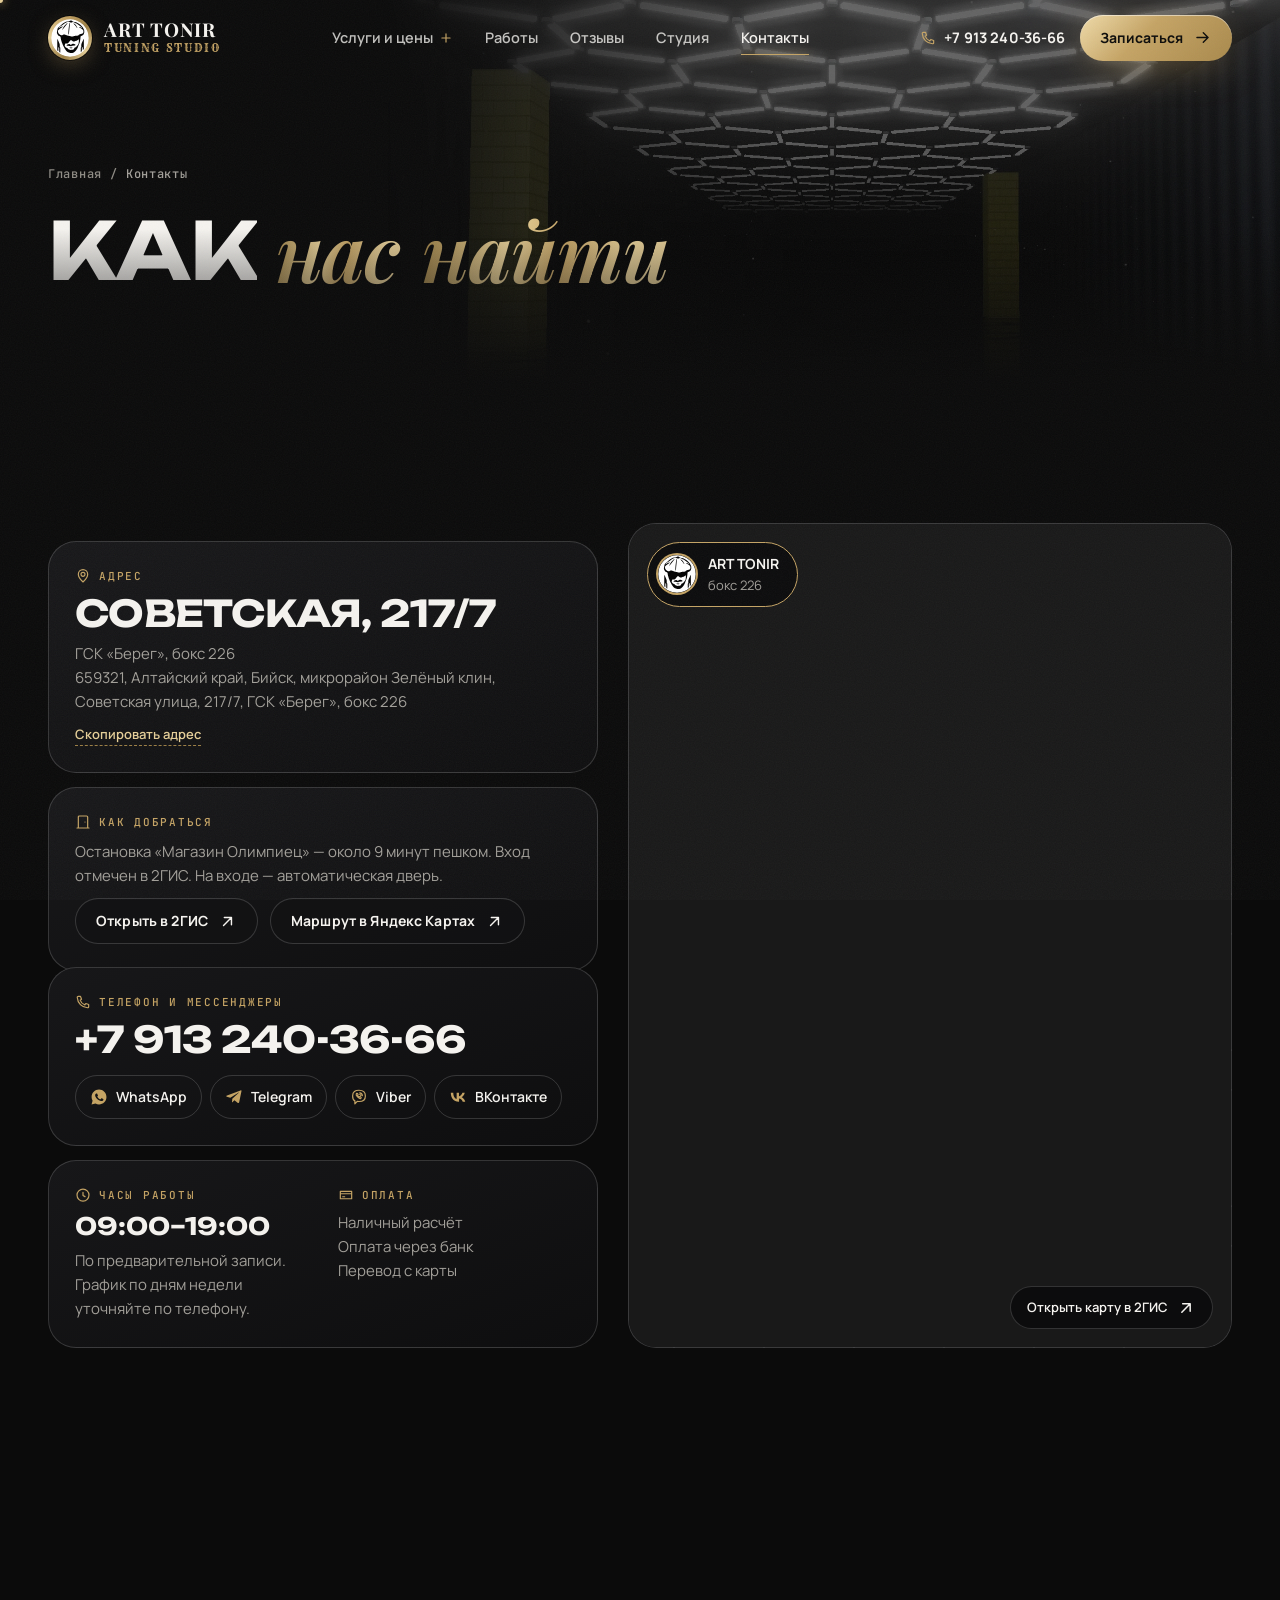
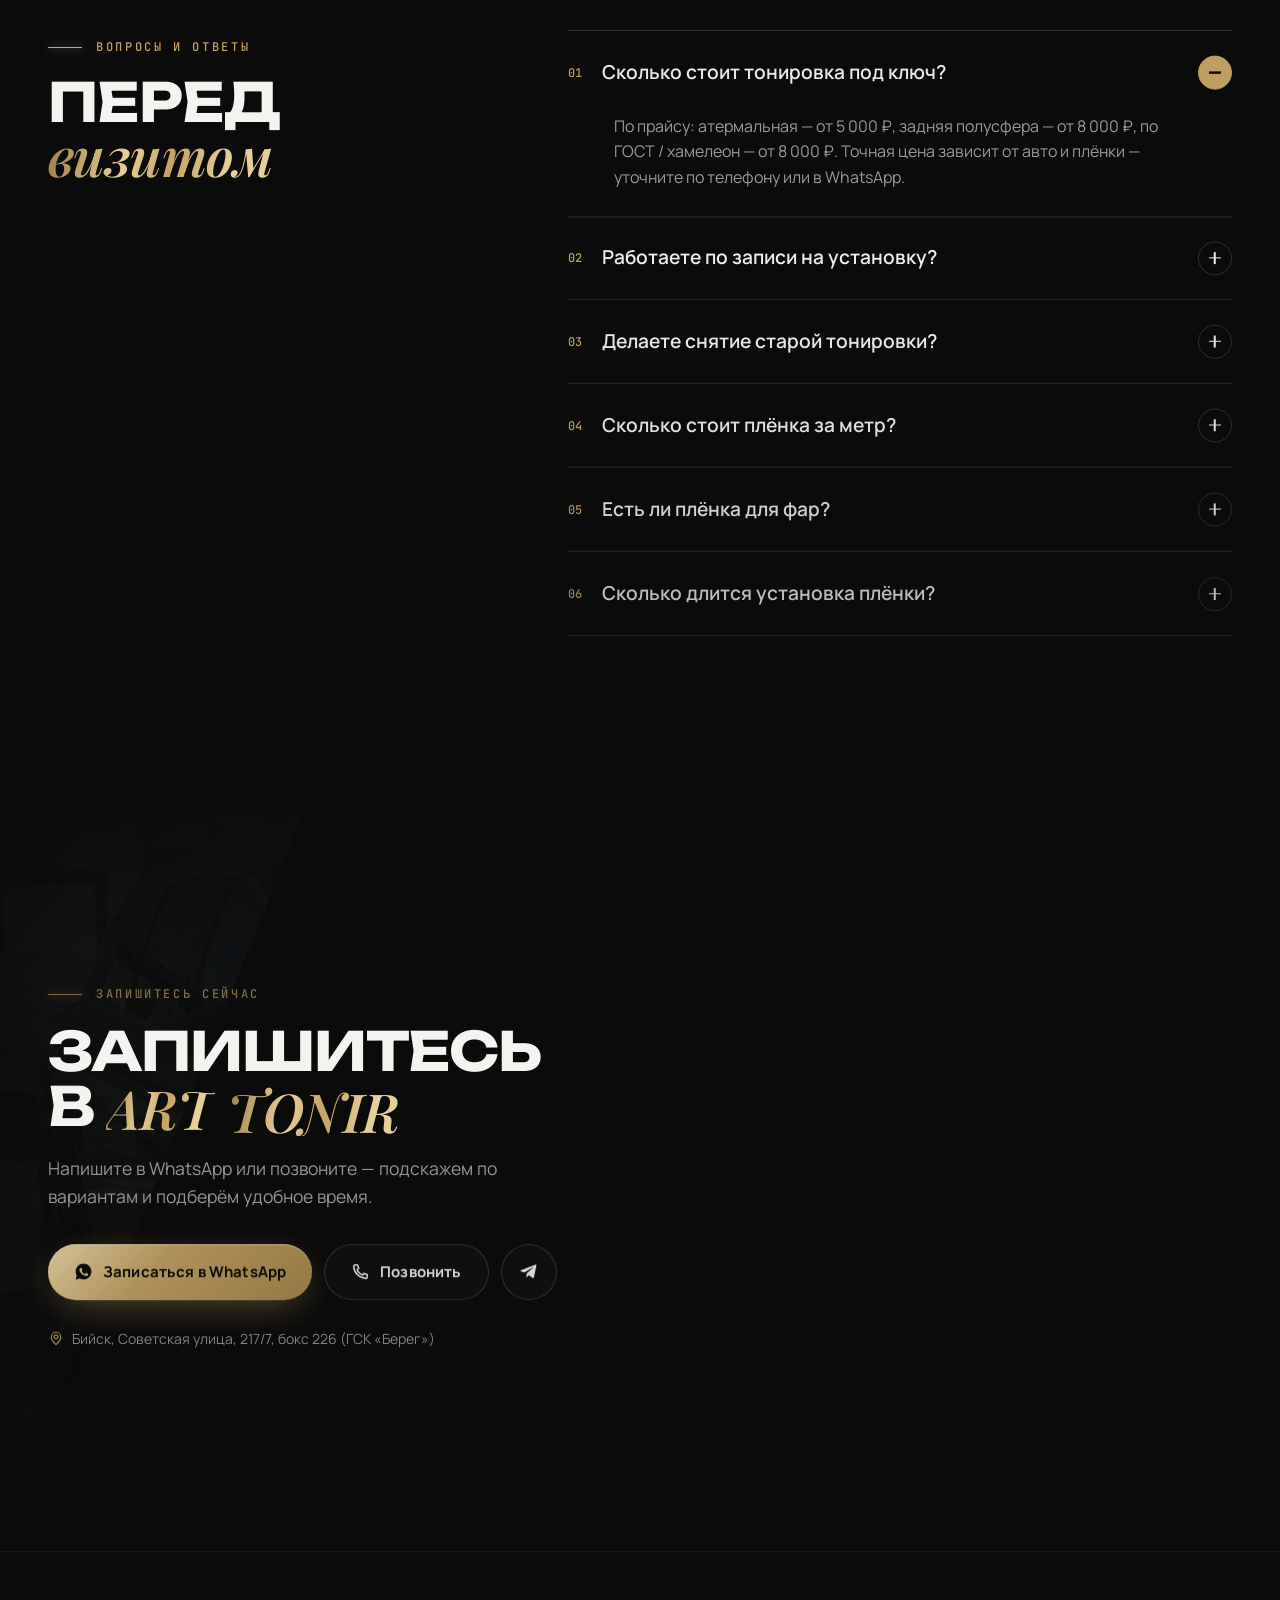
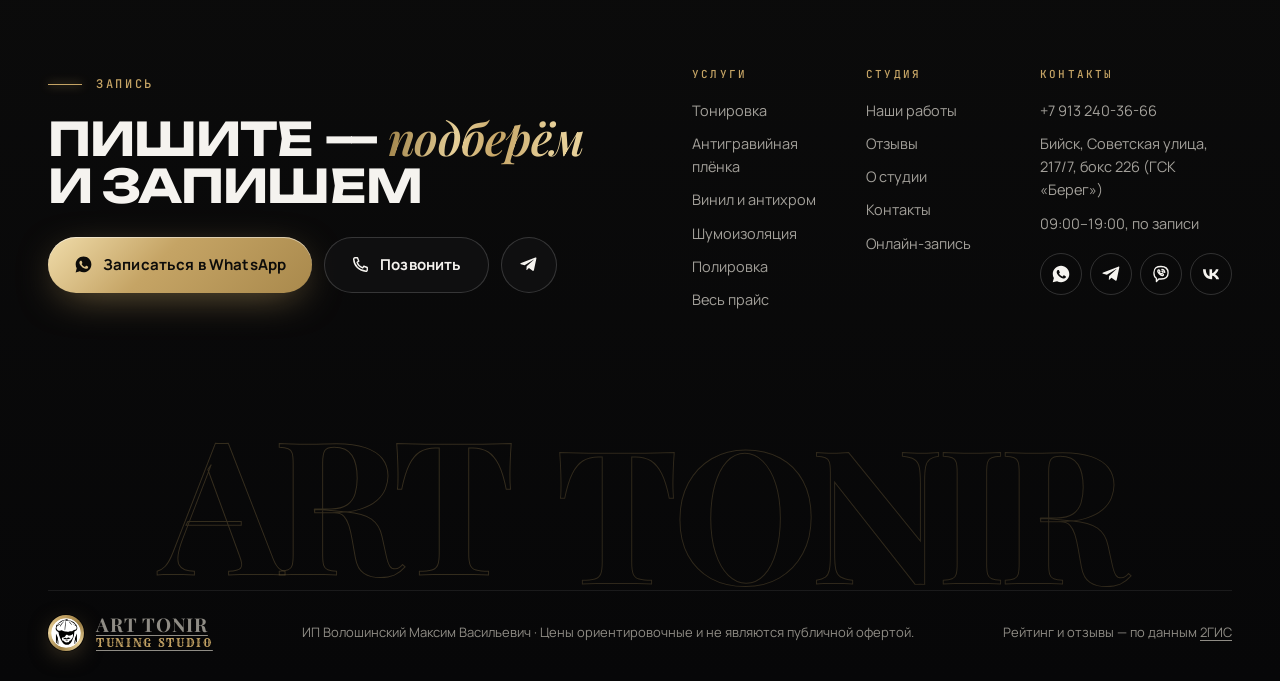
<file: kontakty.html>
<!doctype html>
<html lang="ru">
<head>
<meta charset="utf-8">
<meta name="viewport" content="width=device-width, initial-scale=1, viewport-fit=cover">
<title>Контакты ART TONIR — Бийск, Советская 217/7, бокс 226</title>
<meta name="description" content="ART TONIR в Бийске: Советская улица, 217/7, ГСК «Берег», бокс 226. Телефон +7 913 240-36-66, WhatsApp, Telegram. Работаем по записи 09:00–19:00.">
<meta name="theme-color" content="#0B0B0B">
<meta name="robots" content="noindex, nofollow">
<link rel="canonical" href="https://demositestxv1.netlify.app/kontakty.html">
<meta property="og:url" content="https://demositestxv1.netlify.app/kontakty.html">
<meta property="og:type" content="website">
<meta property="og:locale" content="ru_RU">
<meta property="og:site_name" content="ART TONIR">
<meta property="og:title" content="Контакты ART TONIR — Бийск, Советская 217/7, бокс 226">
<meta property="og:description" content="ART TONIR в Бийске: Советская улица, 217/7, ГСК «Берег», бокс 226. Телефон +7 913 240-36-66, WhatsApp, Telegram. Работаем по записи 09:00–19:00.">
<meta property="og:image" content="https://demositestxv1.netlify.app/assets/img/og.jpg">
<meta property="og:image:width" content="1200">
<meta property="og:image:height" content="630">
<meta property="og:image:alt" content="ART TONIR — тонировка, антигравийная плёнка и шумоизоляция в Бийске">
<meta name="twitter:card" content="summary_large_image">
<link rel="icon" type="image/png" sizes="32x32" href="assets/img/logo/logo-32.png">
<link rel="apple-touch-icon" href="assets/img/logo/logo-180.png">
<link rel="preconnect" href="https://fonts.googleapis.com">
<link rel="preconnect" href="https://fonts.gstatic.com" crossorigin>
<link rel="stylesheet" href="https://fonts.googleapis.com/css2?family=Unbounded:wght@400;500;600;700;800&family=Manrope:wght@400;500;600;700;800&family=Playfair+Display:ital,wght@0,600;0,700;1,500;1,600;1,700&family=JetBrains+Mono:wght@400;500&family=Rye&display=swap">
<link rel="stylesheet" href="assets/css/main.css?v=6">

<script>(function(d){var h=d.documentElement;h.classList.add('js');if(!matchMedia('(prefers-reduced-motion: reduce)').matches){h.classList.add('anim');setTimeout(function(){if(!window.__AT_READY){h.classList.remove('anim')}},4000)}try{if(sessionStorage.getItem('at-pt')){h.classList.add('pt-in');sessionStorage.removeItem('at-pt')}}catch(e){}})(document)</script>

<script type="application/ld+json">{"@context":"https://schema.org","@type":"AutoRepair","name":"ART TONIR (Арт Тонир)","alternateName":["Арт Тонир","ART TONIR Tuning Studio","Art Tonir"],"description":"Тюнинг-студия в Бийске: тонировка, антигравийная плёнка, оклейка винилом, шумоизоляция, полировка.","image":"https://demositestxv1.netlify.app/assets/img/og.jpg","logo":"https://demositestxv1.netlify.app/assets/img/logo/logo-512.png","telephone":"+79132403666","address":{"@type":"PostalAddress","streetAddress":"Советская улица, 217/7, ГСК «Берег», бокс 226","addressLocality":"Бийск","addressRegion":"Алтайский край","postalCode":"659321","addressCountry":"RU"},"geo":{"@type":"GeoCoordinates","latitude":52.506837,"longitude":85.167647},"openingHours":"09:00-19:00","paymentAccepted":"Наличные, оплата через банк, перевод с карты","priceRange":"₽₽","sameAs":["https://vk.com/club41185870","https://2gis.ru/biysk/firm/2815279048724091"],"aggregateRating":{"@type":"AggregateRating","ratingValue":"5.0","ratingCount":123,"reviewCount":92,"bestRating":"5"},"url":"https://demositestxv1.netlify.app/"}</script>
</head>
<body class="">
<a class="skip" href="#main">Перейти к содержанию</a>
<svg width="0" height="0" style="position:absolute" aria-hidden="true">
<symbol id="i-wa" viewBox="0 0 24 24"><path fill="currentColor" d="M12.04 2C6.58 2 2.13 6.45 2.13 11.91c0 1.75.46 3.45 1.32 4.95L2.05 22l5.25-1.38a9.9 9.9 0 0 0 4.74 1.21c5.46 0 9.91-4.45 9.91-9.91C21.95 6.45 17.5 2 12.04 2Zm5.8 14.03c-.24.68-1.42 1.3-1.95 1.35-.5.05-.97.23-3.27-.68-2.77-1.09-4.52-3.92-4.66-4.1-.13-.18-1.11-1.48-1.11-2.82 0-1.34.7-2 .95-2.27.25-.27.54-.34.72-.34h.52c.17 0 .4-.06.62.48.24.56.8 1.94.87 2.08.07.14.11.3.02.48-.09.18-.14.3-.27.46l-.41.48c-.14.14-.28.29-.12.56.16.27.71 1.17 1.52 1.9 1.05.93 1.93 1.22 2.2 1.36.27.14.43.11.59-.07.16-.18.68-.79.86-1.06.18-.27.36-.23.61-.14.25.09 1.58.75 1.85.88.27.14.45.2.52.32.07.11.07.66-.17 1.34Z"/></symbol>
<symbol id="i-tg" viewBox="0 0 24 24"><path fill="currentColor" d="M21.94 4.3 18.9 19.04c-.23 1.02-.83 1.27-1.69.79l-4.66-3.43-2.25 2.16c-.25.25-.46.46-.94.46l.34-4.76 8.66-7.83c.38-.34-.08-.52-.58-.19L7.07 13.02l-4.6-1.44c-1-.31-1.02-1 .21-1.48l18-6.94c.83-.3 1.56.2 1.26 1.14Z"/></symbol>
<symbol id="i-phone" viewBox="0 0 24 24"><path fill="none" stroke="currentColor" stroke-width="1.8" stroke-linecap="round" stroke-linejoin="round" d="M5 3.5h3.2l1.6 4.3-2.1 1.4a11.5 11.5 0 0 0 7.1 7.1l1.4-2.1 4.3 1.6V19a1.6 1.6 0 0 1-1.7 1.6C10.3 20.1 3.9 13.7 3.4 5.2A1.6 1.6 0 0 1 5 3.5Z"/></symbol>
<symbol id="i-arrow" viewBox="0 0 24 24"><path fill="none" stroke="currentColor" stroke-width="1.8" stroke-linecap="round" stroke-linejoin="round" d="M5 12h14m-6-6 6 6-6 6"/></symbol>
<symbol id="i-arrow-up" viewBox="0 0 24 24"><path fill="none" stroke="currentColor" stroke-width="1.8" stroke-linecap="round" stroke-linejoin="round" d="M7 17 17 7M8 7h9v9"/></symbol>
<symbol id="i-star" viewBox="0 0 24 24"><path fill="currentColor" d="m12 2.6 2.8 6 6.6.7-4.9 4.5 1.4 6.5L12 17l-5.9 3.3 1.4-6.5-4.9-4.5 6.6-.7L12 2.6Z"/></symbol>
<symbol id="i-vk" viewBox="0 0 24 24"><path fill="currentColor" d="M12.8 18.2C6.3 18.2 2.6 13.8 2.4 6.3h3.3c.1 5.5 2.6 7.8 4.5 8.3V6.3h3.1v4.7c1.9-.2 3.9-2.4 4.6-4.7H21c-.5 2.9-2.6 5.1-4.1 6 1.5.7 3.9 2.6 4.8 5.9h-3.4c-.7-2.2-2.5-4-4.9-4.2v4.2h-.6Z"/></symbol>
<symbol id="i-viber" viewBox="0 0 24 24"><path fill="none" stroke="currentColor" stroke-width="1.6" stroke-linecap="round" stroke-linejoin="round" d="M12 3c5 0 8.5 1.6 8.5 7.5S17 18 12 18c-.8 0-1.6-.1-2.3-.2L6.5 21v-3.9C4.4 16 3.5 13.9 3.5 10.5 3.5 4.6 7 3 12 3Zm-2.2 4.2c-.5-.3-1.1 0-1.4.5-.5.8 0 2.5 1.6 4.2 1.6 1.7 3.4 2.4 4.3 1.9.5-.3.8-.9.4-1.4l-.9-.8c-.3-.3-.8-.3-1.1 0l-.4.4c-.9-.4-1.8-1.3-2.2-2.2l.4-.4c.3-.3.3-.8 0-1.1l-.7-1.1ZM13 6.5a4 4 0 0 1 3.5 3.6M13 8.6a2 2 0 0 1 1.5 1.5"/></symbol>
<symbol id="i-pin" viewBox="0 0 24 24"><path fill="none" stroke="currentColor" stroke-width="1.8" stroke-linecap="round" stroke-linejoin="round" d="M12 21s-7-6.1-7-11.5A7 7 0 0 1 19 9.5C19 14.9 12 21 12 21Zm0-8.5a3 3 0 1 0 0-6 3 3 0 0 0 0 6Z"/></symbol>
<symbol id="i-clock" viewBox="0 0 24 24"><path fill="none" stroke="currentColor" stroke-width="1.8" stroke-linecap="round" stroke-linejoin="round" d="M12 21a9 9 0 1 0 0-18 9 9 0 0 0 0 18Zm0-13v4.5l3 1.8"/></symbol>
<symbol id="i-card" viewBox="0 0 24 24"><path fill="none" stroke="currentColor" stroke-width="1.8" stroke-linecap="round" stroke-linejoin="round" d="M3.5 6.5h17v11h-17zM3.5 10h17M7 14.5h3"/></symbol>
<symbol id="i-plus" viewBox="0 0 24 24"><path fill="none" stroke="currentColor" stroke-width="2" stroke-linecap="round" d="M12 5v14M5 12h14"/></symbol>
<symbol id="i-check" viewBox="0 0 24 24"><path fill="none" stroke="currentColor" stroke-width="2.2" stroke-linecap="round" stroke-linejoin="round" d="m5 12.5 4.5 4.5L19 7.5"/></symbol>
<symbol id="i-close" viewBox="0 0 24 24"><path fill="none" stroke="currentColor" stroke-width="2" stroke-linecap="round" d="M6 6l12 12M18 6 6 18"/></symbol>
<symbol id="i-door" viewBox="0 0 24 24"><path fill="none" stroke="currentColor" stroke-width="1.8" stroke-linecap="round" stroke-linejoin="round" d="M5 21V4.5A1.5 1.5 0 0 1 6.5 3h11A1.5 1.5 0 0 1 19 4.5V21M3 21h18M15 12h.01"/></symbol>
<symbol id="i-list" viewBox="0 0 24 24"><path fill="none" stroke="currentColor" stroke-width="1.8" stroke-linecap="round" d="M9 6h11M9 12h11M9 18h11M4.5 6h.01M4.5 12h.01M4.5 18h.01"/></symbol>
<symbol id="i-sound" viewBox="0 0 24 24"><path fill="none" stroke="currentColor" stroke-width="1.8" stroke-linecap="round" stroke-linejoin="round" d="M4 9.5h3.5L12 5.5v13l-4.5-4H4zM16 9a4 4 0 0 1 0 6M18.5 6.5a7.5 7.5 0 0 1 0 11"/></symbol>
<symbol id="i-bolt" viewBox="0 0 24 24"><path fill="currentColor" d="M13.5 2 4 14h6.5L9.5 22 20 9.5h-6.6L13.5 2Z"/></symbol>
</svg>
<div class="pt" aria-hidden="true"><div class="pt__film"><span class="pt__edge"></span><span class="pt__logo"><svg viewBox="0 0 776 776" aria-hidden="true" focusable="false">
  <circle cx="388.0" cy="388.0" r="382.0" fill="#ffffff"/>
  <path fill="#000000" fill-rule="evenodd" d="M396.0,692.5C386.3,691.1 371.9,687.5 362.0,683.9C346.8,678.3 327.5,665.3 313.8,651.4C300.2,637.4 290.9,625.1 278.6,604.3C272.0,593.1 248.9,547.0 245.2,537.5C244.1,534.8 241.1,527.3 238.5,521.0C232.5,506.2 229.8,499.0 225.0,485.5C222.8,479.4 219.9,471.4 218.5,467.7C211.1,447.8 201.3,409.1 198.0,386.5C196.9,378.8 195.5,371.0 194.9,369.3C192.9,363.1 186.1,357.8 168.8,348.9C148.8,338.6 144.2,334.5 139.2,322.5C137.3,318.1 133.1,310.4 129.8,305.3C122.3,293.8 121.0,289.5 121.0,276.1C121.1,264.9 121.2,264.0 125.4,246.2C126.9,239.9 128.5,229.8 129.1,223.7C130.9,203.9 134.3,192.2 141.1,182.3C145.1,176.6 148.1,173.4 157.6,165.5C161.4,162.2 174.0,151.4 185.6,141.5C225.9,106.7 251.6,87.5 277.0,72.8C298.6,60.3 315.0,55.1 342.0,52.0C354.8,50.5 366.8,48.1 370.5,46.3C372.1,45.4 375.9,43.0 378.8,40.8C386.4,35.2 391.8,33.0 401.8,31.8C419.3,29.7 432.0,34.5 440.7,46.7C443.2,50.2 446.4,53.7 447.9,54.4C449.3,55.2 453.9,56.1 458.0,56.4C494.0,59.7 534.1,73.5 569.0,94.8C599.5,113.4 632.1,144.3 649.6,171.3C663.2,192.1 671.9,211.2 676.7,230.8C679.1,240.3 679.4,243.4 679.4,259.0C679.4,278.4 678.2,285.0 671.9,299.2C663.2,319.2 651.9,328.7 617.7,345.0C608.3,349.5 606.6,350.7 605.4,353.6C604.0,356.9 603.4,362.2 601.0,390.5C598.7,417.6 593.6,452.7 589.9,466.0C585.9,480.3 579.8,497.6 570.3,521.5C565.0,534.7 560.4,546.6 559.9,548.0C559.5,549.4 557.5,554.3 555.5,559.0C553.5,563.7 550.6,570.9 549.0,575.0C538.2,603.6 526.1,624.6 509.2,643.6C481.8,674.3 460.5,688.2 434.0,692.6C423.8,694.3 408.9,694.2 396.0,692.5Z M178.4,680.7L169.5,674.4L169.0,631.5C168.6,600.1 168.2,587.9 167.3,586.4C166.0,584.2 159.3,579.8 155.4,578.6C154.0,578.2 152.6,578.5 151.6,579.5C150.2,581.0 150.0,585.5 150.0,618.6C150.0,647.9 149.7,656.0 148.8,656.0C148.1,656.0 143.1,651.8 137.7,646.7L128.0,637.5L128.0,522.8L128.0,408.0L130.3,408.0C132.9,408.0 132.6,407.3 143.7,432.0C157.9,463.4 163.8,477.3 174.5,505.5C178.2,515.2 179.1,524.6 178.9,549.9L178.7,573.4L181.0,574.9C182.2,575.8 184.8,577.9 186.6,579.7L190.0,582.8L190.0,634.9C190.0,678.3 189.8,687.0 188.6,687.0C187.9,687.0 183.3,684.2 178.4,680.7Z M608.0,629.0C608.0,580.8 607.7,582.7 615.2,576.0C617.5,573.9 619.2,571.5 619.3,570.0C619.4,568.6 619.1,560.5 618.6,552.0C617.2,525.4 620.4,511.2 635.6,476.6C639.8,467.2 646.3,452.3 650.2,443.5C654.0,434.7 659.1,423.2 661.4,418.0C664.6,410.6 666.0,408.4 667.7,408.2C669.3,408.0 670.1,408.5 670.5,410.3C670.9,411.6 671.0,457.7 670.8,512.7L670.5,612.7L661.4,623.1C656.4,628.8 651.6,633.6 650.7,633.8C649.1,634.1 649.0,632.0 649.0,607.7C649.0,583.7 648.8,581.0 647.2,579.0L645.4,576.8L640.3,579.3C630.9,584.1 630.4,585.3 629.7,604.5C629.3,613.8 629.0,629.3 629.0,639.0L629.0,656.6L619.8,664.3C614.7,668.5 610.0,672.0 609.3,672.0C608.3,672.0 608.0,663.5 608.0,629.0Z M438.0,628.5C456.5,625.4 462.8,620.5 473.0,601.2C482.0,584.2 483.4,582.6 491.2,581.0C498.6,579.6 509.0,575.8 512.5,573.3C513.9,572.3 517.6,567.5 520.7,562.5C527.7,551.3 531.3,546.7 541.5,536.0C550.5,526.5 552.4,524.0 556.8,515.9C561.4,507.3 564.7,495.7 565.9,483.0C566.6,476.7 567.8,467.7 568.6,463.1C570.0,455.4 570.0,454.4 568.4,450.0C566.7,445.3 566.7,445.2 569.1,441.4C572.5,435.9 572.5,427.2 569.1,423.6C566.1,420.4 561.3,419.4 556.6,421.0C554.7,421.6 549.3,425.7 544.7,430.0C540.0,434.3 535.1,438.4 533.8,439.1C532.6,439.8 523.6,442.9 514.0,446.1C504.4,449.3 492.7,453.3 488.0,455.1C480.2,458.1 478.5,458.4 468.0,458.4C455.1,458.5 455.6,458.7 436.2,447.1C420.7,437.9 415.9,436.0 407.8,436.0C395.9,436.0 390.6,440.4 373.1,464.8C360.2,482.6 354.7,488.7 345.8,494.6C334.8,501.9 329.7,503.1 310.4,502.8C291.4,502.5 292.4,502.0 286.7,513.5C276.7,533.5 277.8,548.2 290.7,567.2C301.2,582.9 309.5,588.5 326.1,591.6C335.9,593.4 340.4,595.7 342.8,600.1C347.7,609.1 352.4,615.3 356.7,618.4C363.4,623.4 374.9,627.6 385.5,629.0C390.4,629.6 395.2,630.3 396.0,630.5C399.6,631.4 429.4,630.0 438.0,628.5Z M400.5,597.0C392.2,594.6 379.8,588.5 377.1,585.6C375.8,584.3 375.0,582.4 375.2,581.3C375.5,579.8 376.4,579.5 381.5,579.8C384.8,579.9 398.5,580.1 412.0,580.3C425.5,580.4 437.1,580.9 437.8,581.3C442.3,584.3 434.0,593.5 423.6,597.0C416.3,599.4 408.5,599.5 400.5,597.0Z M398.5,554.3C392.0,551.9 390.3,551.7 375.0,551.6C359.8,551.5 357.8,551.3 349.1,548.6C341.0,546.2 338.6,545.8 332.8,546.4C324.8,547.1 322.6,546.3 321.1,541.9C317.4,531.3 321.8,525.4 336.5,520.9C342.0,519.2 350.3,515.7 354.9,513.2C368.5,505.9 374.3,506.9 387.9,518.5C397.2,526.4 403.9,528.9 411.0,527.0C414.2,526.1 417.6,523.6 424.4,517.1C438.4,503.8 440.0,503.7 472.0,512.2C495.7,518.5 500.2,521.6 498.6,530.3C497.4,536.6 494.6,538.0 481.1,539.5C474.4,540.3 466.5,541.8 463.4,542.9C456.1,545.7 451.2,546.7 439.9,548.0C430.6,549.1 421.8,551.2 419.6,552.8C418.1,554.0 409.0,557.0 407.1,557.0C406.2,557.0 402.4,555.8 398.5,554.3Z M448.8,355.0C454.3,353.9 465.5,351.2 473.7,349.1C492.8,344.1 494.2,344.0 522.0,343.1C551.1,342.1 551.3,342.0 564.4,328.6C569.4,323.5 575.5,318.2 578.0,317.0C582.8,314.6 599.0,309.7 606.1,308.5C616.2,306.8 637.6,300.9 642.8,298.4C649.5,295.1 657.6,287.6 658.6,283.7C659.0,282.0 658.7,279.1 658.0,276.9C656.8,273.3 656.8,272.7 658.9,269.9C664.7,262.1 664.0,242.4 657.5,229.5C648.1,210.6 628.8,195.2 591.3,176.9C577.3,170.0 569.0,165.4 569.0,164.5C569.0,162.3 572.3,162.7 583.0,165.9C598.4,170.6 608.2,174.4 624.8,181.9C633.5,185.9 637.0,186.5 637.0,184.0C637.0,182.4 624.3,168.5 612.9,157.5C593.2,138.6 566.7,118.6 537.6,100.6C522.9,91.5 516.0,88.2 507.3,85.9C502.1,84.6 498.7,83.1 496.2,80.8C494.2,79.1 489.4,76.2 485.5,74.4C477.0,70.5 450.1,62.0 446.1,62.0C444.5,62.0 439.2,63.8 434.3,66.1C429.5,68.4 421.4,71.0 416.5,72.1C408.7,73.7 406.3,73.8 398.5,72.9C389.1,71.7 383.3,69.5 375.1,63.6C370.9,60.6 370.3,60.5 361.6,60.6C355.4,60.7 348.3,61.8 339.5,63.8C310.1,70.7 289.5,80.9 264.5,101.0C254.9,108.8 242.5,117.4 229.5,125.5C223.4,129.2 212.8,135.9 205.8,140.4C198.8,144.9 191.7,149.3 190.1,150.2C188.4,151.1 186.5,153.2 185.8,154.7C184.2,158.6 181.0,162.0 179.0,162.0C173.5,162.0 158.1,176.0 153.8,184.9C151.8,189.1 151.8,189.4 153.4,190.6C156.0,192.4 157.7,191.6 176.8,179.1C195.0,167.3 201.8,163.6 212.5,159.7C219.8,157.1 237.0,154.4 239.6,155.4C244.9,157.4 238.2,162.5 176.2,203.5C155.3,217.4 146.8,226.7 143.4,239.5C138.3,258.6 148.9,290.7 166.0,308.1C171.6,313.8 174.4,315.6 186.0,321.2C205.1,330.4 208.7,331.5 220.0,331.5C228.8,331.5 230.1,331.2 238.0,327.6C252.5,321.1 260.1,319.0 269.3,319.0C283.4,319.0 297.6,323.0 321.5,333.8C341.8,342.9 348.0,344.4 377.3,347.5C385.4,348.4 394.0,349.8 396.3,350.6C413.5,356.9 431.9,358.4 448.8,355.0Z M358.2,318.7C352.7,312.1 352.6,276.1 358.0,219.4C359.1,207.4 360.7,192.8 361.5,187.0C362.4,181.2 363.5,172.2 364.0,167.0C366.8,140.7 372.7,103.8 375.7,94.5C379.1,83.7 384.3,76.9 387.1,79.7C387.9,80.5 385.8,110.5 384.5,116.5C384.2,117.6 383.4,126.4 382.5,136.0C381.7,145.6 380.1,161.8 379.0,172.0C374.2,217.4 370.2,258.2 368.5,279.8C367.0,297.7 364.4,315.2 362.8,318.2C361.8,320.3 359.7,320.5 358.2,318.7Z M229.4,222.6C228.8,221.0 231.6,211.6 235.5,202.3C242.2,186.2 251.1,171.1 267.2,148.5C277.5,134.2 324.4,88.1 333.7,83.2C340.6,79.5 339.3,83.5 329.2,96.9C305.5,128.0 280.2,161.4 266.8,179.0C258.6,189.7 247.6,204.2 242.3,211.2C233.1,223.5 230.6,225.7 229.4,222.6Z M531.8,182.2C530.4,180.7 525.8,174.6 521.5,168.5C511.2,154.0 502.0,142.2 498.0,138.5C496.3,136.8 492.8,132.5 490.4,128.7C486.4,122.5 484.5,120.9 475.4,115.4C473.8,114.5 473.7,113.9 474.7,111.7C475.8,109.3 475.4,108.4 469.5,100.3C457.8,84.5 456.5,82.0 459.4,82.0C461.3,82.0 479.7,97.5 491.3,108.9C506.1,123.3 516.5,137.2 527.3,156.7C532.3,165.7 538.0,179.8 538.0,183.0C538.0,185.9 534.9,185.5 531.8,182.2Z"/>
</svg>
</span></div></div>
<div class="cursor" aria-hidden="true"><div class="cursor__ring"><span class="cursor__label"></span></div><div class="cursor__dot"></div></div>
<div class="toast" role="status" aria-live="polite"></div>
<header class="hdr" data-hdr>
  <div class="container hdr__in">
    <a class="brand " href="index.html" aria-label="ART TONIR — на главную">
  <span class="brand__badge"><svg viewBox="0 0 776 776" aria-hidden="true" focusable="false">
  <circle cx="388.0" cy="388.0" r="382.0" fill="#ffffff"/>
  <path fill="#000000" fill-rule="evenodd" d="M396.0,692.5C386.3,691.1 371.9,687.5 362.0,683.9C346.8,678.3 327.5,665.3 313.8,651.4C300.2,637.4 290.9,625.1 278.6,604.3C272.0,593.1 248.9,547.0 245.2,537.5C244.1,534.8 241.1,527.3 238.5,521.0C232.5,506.2 229.8,499.0 225.0,485.5C222.8,479.4 219.9,471.4 218.5,467.7C211.1,447.8 201.3,409.1 198.0,386.5C196.9,378.8 195.5,371.0 194.9,369.3C192.9,363.1 186.1,357.8 168.8,348.9C148.8,338.6 144.2,334.5 139.2,322.5C137.3,318.1 133.1,310.4 129.8,305.3C122.3,293.8 121.0,289.5 121.0,276.1C121.1,264.9 121.2,264.0 125.4,246.2C126.9,239.9 128.5,229.8 129.1,223.7C130.9,203.9 134.3,192.2 141.1,182.3C145.1,176.6 148.1,173.4 157.6,165.5C161.4,162.2 174.0,151.4 185.6,141.5C225.9,106.7 251.6,87.5 277.0,72.8C298.6,60.3 315.0,55.1 342.0,52.0C354.8,50.5 366.8,48.1 370.5,46.3C372.1,45.4 375.9,43.0 378.8,40.8C386.4,35.2 391.8,33.0 401.8,31.8C419.3,29.7 432.0,34.5 440.7,46.7C443.2,50.2 446.4,53.7 447.9,54.4C449.3,55.2 453.9,56.1 458.0,56.4C494.0,59.7 534.1,73.5 569.0,94.8C599.5,113.4 632.1,144.3 649.6,171.3C663.2,192.1 671.9,211.2 676.7,230.8C679.1,240.3 679.4,243.4 679.4,259.0C679.4,278.4 678.2,285.0 671.9,299.2C663.2,319.2 651.9,328.7 617.7,345.0C608.3,349.5 606.6,350.7 605.4,353.6C604.0,356.9 603.4,362.2 601.0,390.5C598.7,417.6 593.6,452.7 589.9,466.0C585.9,480.3 579.8,497.6 570.3,521.5C565.0,534.7 560.4,546.6 559.9,548.0C559.5,549.4 557.5,554.3 555.5,559.0C553.5,563.7 550.6,570.9 549.0,575.0C538.2,603.6 526.1,624.6 509.2,643.6C481.8,674.3 460.5,688.2 434.0,692.6C423.8,694.3 408.9,694.2 396.0,692.5Z M178.4,680.7L169.5,674.4L169.0,631.5C168.6,600.1 168.2,587.9 167.3,586.4C166.0,584.2 159.3,579.8 155.4,578.6C154.0,578.2 152.6,578.5 151.6,579.5C150.2,581.0 150.0,585.5 150.0,618.6C150.0,647.9 149.7,656.0 148.8,656.0C148.1,656.0 143.1,651.8 137.7,646.7L128.0,637.5L128.0,522.8L128.0,408.0L130.3,408.0C132.9,408.0 132.6,407.3 143.7,432.0C157.9,463.4 163.8,477.3 174.5,505.5C178.2,515.2 179.1,524.6 178.9,549.9L178.7,573.4L181.0,574.9C182.2,575.8 184.8,577.9 186.6,579.7L190.0,582.8L190.0,634.9C190.0,678.3 189.8,687.0 188.6,687.0C187.9,687.0 183.3,684.2 178.4,680.7Z M608.0,629.0C608.0,580.8 607.7,582.7 615.2,576.0C617.5,573.9 619.2,571.5 619.3,570.0C619.4,568.6 619.1,560.5 618.6,552.0C617.2,525.4 620.4,511.2 635.6,476.6C639.8,467.2 646.3,452.3 650.2,443.5C654.0,434.7 659.1,423.2 661.4,418.0C664.6,410.6 666.0,408.4 667.7,408.2C669.3,408.0 670.1,408.5 670.5,410.3C670.9,411.6 671.0,457.7 670.8,512.7L670.5,612.7L661.4,623.1C656.4,628.8 651.6,633.6 650.7,633.8C649.1,634.1 649.0,632.0 649.0,607.7C649.0,583.7 648.8,581.0 647.2,579.0L645.4,576.8L640.3,579.3C630.9,584.1 630.4,585.3 629.7,604.5C629.3,613.8 629.0,629.3 629.0,639.0L629.0,656.6L619.8,664.3C614.7,668.5 610.0,672.0 609.3,672.0C608.3,672.0 608.0,663.5 608.0,629.0Z M438.0,628.5C456.5,625.4 462.8,620.5 473.0,601.2C482.0,584.2 483.4,582.6 491.2,581.0C498.6,579.6 509.0,575.8 512.5,573.3C513.9,572.3 517.6,567.5 520.7,562.5C527.7,551.3 531.3,546.7 541.5,536.0C550.5,526.5 552.4,524.0 556.8,515.9C561.4,507.3 564.7,495.7 565.9,483.0C566.6,476.7 567.8,467.7 568.6,463.1C570.0,455.4 570.0,454.4 568.4,450.0C566.7,445.3 566.7,445.2 569.1,441.4C572.5,435.9 572.5,427.2 569.1,423.6C566.1,420.4 561.3,419.4 556.6,421.0C554.7,421.6 549.3,425.7 544.7,430.0C540.0,434.3 535.1,438.4 533.8,439.1C532.6,439.8 523.6,442.9 514.0,446.1C504.4,449.3 492.7,453.3 488.0,455.1C480.2,458.1 478.5,458.4 468.0,458.4C455.1,458.5 455.6,458.7 436.2,447.1C420.7,437.9 415.9,436.0 407.8,436.0C395.9,436.0 390.6,440.4 373.1,464.8C360.2,482.6 354.7,488.7 345.8,494.6C334.8,501.9 329.7,503.1 310.4,502.8C291.4,502.5 292.4,502.0 286.7,513.5C276.7,533.5 277.8,548.2 290.7,567.2C301.2,582.9 309.5,588.5 326.1,591.6C335.9,593.4 340.4,595.7 342.8,600.1C347.7,609.1 352.4,615.3 356.7,618.4C363.4,623.4 374.9,627.6 385.5,629.0C390.4,629.6 395.2,630.3 396.0,630.5C399.6,631.4 429.4,630.0 438.0,628.5Z M400.5,597.0C392.2,594.6 379.8,588.5 377.1,585.6C375.8,584.3 375.0,582.4 375.2,581.3C375.5,579.8 376.4,579.5 381.5,579.8C384.8,579.9 398.5,580.1 412.0,580.3C425.5,580.4 437.1,580.9 437.8,581.3C442.3,584.3 434.0,593.5 423.6,597.0C416.3,599.4 408.5,599.5 400.5,597.0Z M398.5,554.3C392.0,551.9 390.3,551.7 375.0,551.6C359.8,551.5 357.8,551.3 349.1,548.6C341.0,546.2 338.6,545.8 332.8,546.4C324.8,547.1 322.6,546.3 321.1,541.9C317.4,531.3 321.8,525.4 336.5,520.9C342.0,519.2 350.3,515.7 354.9,513.2C368.5,505.9 374.3,506.9 387.9,518.5C397.2,526.4 403.9,528.9 411.0,527.0C414.2,526.1 417.6,523.6 424.4,517.1C438.4,503.8 440.0,503.7 472.0,512.2C495.7,518.5 500.2,521.6 498.6,530.3C497.4,536.6 494.6,538.0 481.1,539.5C474.4,540.3 466.5,541.8 463.4,542.9C456.1,545.7 451.2,546.7 439.9,548.0C430.6,549.1 421.8,551.2 419.6,552.8C418.1,554.0 409.0,557.0 407.1,557.0C406.2,557.0 402.4,555.8 398.5,554.3Z M448.8,355.0C454.3,353.9 465.5,351.2 473.7,349.1C492.8,344.1 494.2,344.0 522.0,343.1C551.1,342.1 551.3,342.0 564.4,328.6C569.4,323.5 575.5,318.2 578.0,317.0C582.8,314.6 599.0,309.7 606.1,308.5C616.2,306.8 637.6,300.9 642.8,298.4C649.5,295.1 657.6,287.6 658.6,283.7C659.0,282.0 658.7,279.1 658.0,276.9C656.8,273.3 656.8,272.7 658.9,269.9C664.7,262.1 664.0,242.4 657.5,229.5C648.1,210.6 628.8,195.2 591.3,176.9C577.3,170.0 569.0,165.4 569.0,164.5C569.0,162.3 572.3,162.7 583.0,165.9C598.4,170.6 608.2,174.4 624.8,181.9C633.5,185.9 637.0,186.5 637.0,184.0C637.0,182.4 624.3,168.5 612.9,157.5C593.2,138.6 566.7,118.6 537.6,100.6C522.9,91.5 516.0,88.2 507.3,85.9C502.1,84.6 498.7,83.1 496.2,80.8C494.2,79.1 489.4,76.2 485.5,74.4C477.0,70.5 450.1,62.0 446.1,62.0C444.5,62.0 439.2,63.8 434.3,66.1C429.5,68.4 421.4,71.0 416.5,72.1C408.7,73.7 406.3,73.8 398.5,72.9C389.1,71.7 383.3,69.5 375.1,63.6C370.9,60.6 370.3,60.5 361.6,60.6C355.4,60.7 348.3,61.8 339.5,63.8C310.1,70.7 289.5,80.9 264.5,101.0C254.9,108.8 242.5,117.4 229.5,125.5C223.4,129.2 212.8,135.9 205.8,140.4C198.8,144.9 191.7,149.3 190.1,150.2C188.4,151.1 186.5,153.2 185.8,154.7C184.2,158.6 181.0,162.0 179.0,162.0C173.5,162.0 158.1,176.0 153.8,184.9C151.8,189.1 151.8,189.4 153.4,190.6C156.0,192.4 157.7,191.6 176.8,179.1C195.0,167.3 201.8,163.6 212.5,159.7C219.8,157.1 237.0,154.4 239.6,155.4C244.9,157.4 238.2,162.5 176.2,203.5C155.3,217.4 146.8,226.7 143.4,239.5C138.3,258.6 148.9,290.7 166.0,308.1C171.6,313.8 174.4,315.6 186.0,321.2C205.1,330.4 208.7,331.5 220.0,331.5C228.8,331.5 230.1,331.2 238.0,327.6C252.5,321.1 260.1,319.0 269.3,319.0C283.4,319.0 297.6,323.0 321.5,333.8C341.8,342.9 348.0,344.4 377.3,347.5C385.4,348.4 394.0,349.8 396.3,350.6C413.5,356.9 431.9,358.4 448.8,355.0Z M358.2,318.7C352.7,312.1 352.6,276.1 358.0,219.4C359.1,207.4 360.7,192.8 361.5,187.0C362.4,181.2 363.5,172.2 364.0,167.0C366.8,140.7 372.7,103.8 375.7,94.5C379.1,83.7 384.3,76.9 387.1,79.7C387.9,80.5 385.8,110.5 384.5,116.5C384.2,117.6 383.4,126.4 382.5,136.0C381.7,145.6 380.1,161.8 379.0,172.0C374.2,217.4 370.2,258.2 368.5,279.8C367.0,297.7 364.4,315.2 362.8,318.2C361.8,320.3 359.7,320.5 358.2,318.7Z M229.4,222.6C228.8,221.0 231.6,211.6 235.5,202.3C242.2,186.2 251.1,171.1 267.2,148.5C277.5,134.2 324.4,88.1 333.7,83.2C340.6,79.5 339.3,83.5 329.2,96.9C305.5,128.0 280.2,161.4 266.8,179.0C258.6,189.7 247.6,204.2 242.3,211.2C233.1,223.5 230.6,225.7 229.4,222.6Z M531.8,182.2C530.4,180.7 525.8,174.6 521.5,168.5C511.2,154.0 502.0,142.2 498.0,138.5C496.3,136.8 492.8,132.5 490.4,128.7C486.4,122.5 484.5,120.9 475.4,115.4C473.8,114.5 473.7,113.9 474.7,111.7C475.8,109.3 475.4,108.4 469.5,100.3C457.8,84.5 456.5,82.0 459.4,82.0C461.3,82.0 479.7,97.5 491.3,108.9C506.1,123.3 516.5,137.2 527.3,156.7C532.3,165.7 538.0,179.8 538.0,183.0C538.0,185.9 534.9,185.5 531.8,182.2Z"/>
</svg>
</span>
  <span class="brand__txt"><b>ART TONIR</b><i>Tuning Studio</i></span>
</a>
    <nav class="nav" aria-label="Основное меню">
      <div class="nav__dd">
        <a href="uslugi.html" class="nav__link">Услуги и цены <svg class="ic ic--xs" aria-hidden="true"><use href="#i-plus"/></svg></a>
        <div class="mega" role="group" aria-label="Направления">
          <div class="mega__grid"><a class="mega__card" href="tonirovka.html">
        <span class="mega__img"><img src="assets/img/services/07_tint-rear-hemisphere-800.webp" srcset="assets/img/services/07_tint-rear-hemisphere-400.webp 400w, assets/img/services/07_tint-rear-hemisphere-800.webp 800w" sizes="220px" width="800" height="527" alt="Тонировка" loading="lazy" decoding="async"></span>
        <span class="mega__num">01</span>
        <span class="mega__name">Тонировка</span>
        <span class="mega__price">от 5 000&nbsp;₽</span>
      </a><a class="mega__card" href="antigravijnaya-plenka.html">
        <span class="mega__img"><img src="assets/img/services/01_ppf-full-body_photo1-800.webp" srcset="assets/img/services/01_ppf-full-body_photo1-400.webp 400w, assets/img/services/01_ppf-full-body_photo1-800.webp 800w" sizes="220px" width="800" height="524" alt="Антигравийная плёнка" loading="lazy" decoding="async"></span>
        <span class="mega__num">02</span>
        <span class="mega__name">Антигравийная плёнка</span>
        <span class="mega__price">от 2 000&nbsp;₽</span>
      </a><a class="mega__card" href="vinil.html">
        <span class="mega__img"><img src="assets/img/services/04_color-change-wrap-800.webp" srcset="assets/img/services/04_color-change-wrap-400.webp 400w, assets/img/services/04_color-change-wrap-800.webp 800w" sizes="220px" width="800" height="526" alt="Винил и антихром" loading="lazy" decoding="async"></span>
        <span class="mega__num">03</span>
        <span class="mega__name">Винил и антихром</span>
        <span class="mega__price">от 5 000&nbsp;₽</span>
      </a><a class="mega__card" href="shumoizolyaciya.html">
        <span class="mega__img"><img src="assets/img/services/10_soundproof-wheel-arches-800.webp" srcset="assets/img/services/10_soundproof-wheel-arches-400.webp 400w, assets/img/services/10_soundproof-wheel-arches-800.webp 800w" sizes="220px" width="800" height="529" alt="Шумоизоляция" loading="lazy" decoding="async"></span>
        <span class="mega__num">04</span>
        <span class="mega__name">Шумоизоляция</span>
        <span class="mega__price">от 7 500&nbsp;₽</span>
      </a><a class="mega__card" href="polirovka.html">
        <span class="mega__img"><img src="assets/img/services/14_polish-ceramic-800.webp" srcset="assets/img/services/14_polish-ceramic-400.webp 400w, assets/img/services/14_polish-ceramic-800.webp 800w" sizes="220px" width="800" height="486" alt="Полировка" loading="lazy" decoding="async"></span>
        <span class="mega__num">05</span>
        <span class="mega__name">Полировка</span>
        <span class="mega__price">от 1 000&nbsp;₽</span>
      </a></div>
          <a class="mega__all" href="uslugi.html">Весь прайс — 16 позиций <svg class="ic" aria-hidden="true"><use href="#i-arrow"/></svg></a>
        </div>
      </div>
      <a class="nav__link" href="raboty.html">Работы</a>
      <a class="nav__link" href="otzyvy.html">Отзывы</a>
      <a class="nav__link" href="studiya.html">Студия</a>
      <a class="nav__link" href="kontakty.html" aria-current="page">Контакты</a>
    </nav>
    <div class="hdr__act">
      <a class="hdr__phone" href="tel:+79132403666"><svg class="ic ic--sm" aria-hidden="true"><use href="#i-phone"/></svg><span>+7 913 240-36-66</span></a>
      <a class="btn btn--gold btn--sm" href="zapis.html" data-magnetic><span>Записаться</span><svg class="ic" aria-hidden="true"><use href="#i-arrow"/></svg></a>
      <button class="burger" type="button" aria-label="Открыть меню" aria-expanded="false" aria-controls="mmenu"><span></span><span></span></button>
    </div>
  </div>
</header>
<div class="mmenu" id="mmenu" aria-hidden="true">
  <div class="mmenu__grid" aria-hidden="true"></div>
  <nav class="mmenu__nav" aria-label="Мобильное меню">
    <a href="index.html"><i>00</i>Главная</a>
    <a href="uslugi.html"><i>01</i>Услуги и цены</a>
    <div class="mmenu__sub"><a href="tonirovka.html">Тонировка</a><a href="antigravijnaya-plenka.html">Антигравийная плёнка</a><a href="vinil.html">Винил и антихром</a><a href="shumoizolyaciya.html">Шумоизоляция</a><a href="polirovka.html">Полировка</a></div>
    <a href="raboty.html"><i>02</i>Работы</a>
    <a href="otzyvy.html"><i>03</i>Отзывы</a>
    <a href="studiya.html"><i>04</i>Студия</a>
    <a href="kontakty.html"><i>05</i>Контакты</a>
    <a href="zapis.html"><i>06</i>Онлайн-запись</a>
  </nav>
  <div class="mmenu__foot">
    <a class="btn btn--gold" href="https://wa.me/79132403666?text=%D0%97%D0%B4%D1%80%D0%B0%D0%B2%D1%81%D1%82%D0%B2%D1%83%D0%B9%D1%82%D0%B5!%20%D0%A5%D0%BE%D1%87%D1%83%20%D0%B7%D0%B0%D0%BF%D0%B8%D1%81%D0%B0%D1%82%D1%8C%D1%81%D1%8F%20%D0%B2%20ART%20TONIR." target="_blank" rel="noopener"><svg class="ic" aria-hidden="true"><use href="#i-wa"/></svg><span>Записаться в WhatsApp</span></a>
    <a class="mmenu__phone" href="tel:+79132403666">+7 913 240-36-66</a>
    <p>Бийск, Советская улица, 217/7, бокс 226 (ГСК «Берег») · 09:00–19:00, по записи</p>
  </div>
</div>
<main id="main">

<section class="phero phero--text">
  <div class="phero__grid" aria-hidden="true"></div>
  <div class="container">
    <nav class="crumbs" aria-label="Хлебные крошки"><a href="index.html">Главная</a><span>/</span><span aria-current="page">Контакты</span></nav>
    <h1 class="h1" data-split>Как <em>нас найти</em></h1>
  </div>
</section>
<section class="section contacts">
  <div class="container contacts__grid">
    <div class="contacts__info">
      <div class="cblock" data-reveal>
        <span class="cblock__lbl"><svg class="ic ic--sm" aria-hidden="true"><use href="#i-pin"/></svg> Адрес</span>
        <b class="cblock__big">Советская, 217/7</b>
        <p>ГСК «Берег», бокс 226<br>659321, Алтайский край, Бийск, микрорайон Зелёный клин, Советская улица, 217/7, ГСК «Берег», бокс 226</p>
        <button class="copy" type="button" data-copy="Бийск, Советская улица, 217/7, бокс 226 (ГСК «Берег»)">Скопировать адрес</button>
      </div>
      <div class="cblock" data-reveal>
        <span class="cblock__lbl"><svg class="ic ic--sm" aria-hidden="true"><use href="#i-door"/></svg> Как добраться</span>
        <p>Остановка «Магазин Олимпиец» — около 9 минут пешком. Вход отмечен в 2ГИС. На входе — автоматическая дверь.</p>
        <div class="btn-row"><a class="btn btn--ghost btn--sm" href="https://2gis.ru/biysk/firm/2815279048724091" target="_blank" rel="noopener"><span>Открыть в 2ГИС</span><svg class="ic" aria-hidden="true"><use href="#i-arrow-up"/></svg></a><a class="btn btn--ghost btn--sm" href="https://yandex.ru/maps/?rtext=~52.506837,85.167647&rtt=auto" target="_blank" rel="noopener"><span>Маршрут в Яндекс Картах</span><svg class="ic" aria-hidden="true"><use href="#i-arrow-up"/></svg></a></div>
      </div>
      <div class="cblock" data-reveal>
        <span class="cblock__lbl"><svg class="ic ic--sm" aria-hidden="true"><use href="#i-phone"/></svg> Телефон и мессенджеры</span>
        <a class="cblock__big cblock__tel" href="tel:+79132403666">+7 913 240-36-66</a>
        <div class="messengers">
          <a href="https://wa.me/79132403666?text=%D0%97%D0%B4%D1%80%D0%B0%D0%B2%D1%81%D1%82%D0%B2%D1%83%D0%B9%D1%82%D0%B5!%20%D0%A5%D0%BE%D1%87%D1%83%20%D0%B7%D0%B0%D0%BF%D0%B8%D1%81%D0%B0%D1%82%D1%8C%D1%81%D1%8F%20%D0%B2%20ART%20TONIR." target="_blank" rel="noopener"><svg class="ic" aria-hidden="true"><use href="#i-wa"/></svg>WhatsApp</a>
          <a href="https://t.me/+79132403666" target="_blank" rel="noopener"><svg class="ic" aria-hidden="true"><use href="#i-tg"/></svg>Telegram</a>
          <a href="viber://chat/?number=%2B79132403666"><svg class="ic" aria-hidden="true"><use href="#i-viber"/></svg>Viber</a>
          <a href="https://vk.com/club41185870" target="_blank" rel="noopener"><svg class="ic" aria-hidden="true"><use href="#i-vk"/></svg>ВКонтакте</a>
        </div>
      </div>
      <div class="cblock cblock--row" data-reveal>
        <div><span class="cblock__lbl"><svg class="ic ic--sm" aria-hidden="true"><use href="#i-clock"/></svg> Часы работы</span><b class="cblock__mid">09:00–19:00</b><p>По предварительной записи. График по дням недели уточняйте по телефону.</p></div>
        <div><span class="cblock__lbl"><svg class="ic ic--sm" aria-hidden="true"><use href="#i-card"/></svg> Оплата</span><p>Наличный расчёт<br>Оплата через банк<br>Перевод с карты</p></div>
      </div>
    </div>
    <div class="map" data-img="hex">
      <iframe title="ART TONIR на карте — Бийск, Советская, 217/7" src="https://yandex.ru/map-widget/v1/?ll=85.167647%2C52.506837&z=16&pt=85.167647%2C52.506837%2Cpm2ywl" loading="lazy" allowfullscreen referrerpolicy="no-referrer-when-downgrade"></iframe>
      <div class="map__pin"><span class="map__logo"><svg viewBox="0 0 776 776" aria-hidden="true" focusable="false">
  <circle cx="388.0" cy="388.0" r="382.0" fill="#ffffff"/>
  <path fill="#000000" fill-rule="evenodd" d="M396.0,692.5C386.3,691.1 371.9,687.5 362.0,683.9C346.8,678.3 327.5,665.3 313.8,651.4C300.2,637.4 290.9,625.1 278.6,604.3C272.0,593.1 248.9,547.0 245.2,537.5C244.1,534.8 241.1,527.3 238.5,521.0C232.5,506.2 229.8,499.0 225.0,485.5C222.8,479.4 219.9,471.4 218.5,467.7C211.1,447.8 201.3,409.1 198.0,386.5C196.9,378.8 195.5,371.0 194.9,369.3C192.9,363.1 186.1,357.8 168.8,348.9C148.8,338.6 144.2,334.5 139.2,322.5C137.3,318.1 133.1,310.4 129.8,305.3C122.3,293.8 121.0,289.5 121.0,276.1C121.1,264.9 121.2,264.0 125.4,246.2C126.9,239.9 128.5,229.8 129.1,223.7C130.9,203.9 134.3,192.2 141.1,182.3C145.1,176.6 148.1,173.4 157.6,165.5C161.4,162.2 174.0,151.4 185.6,141.5C225.9,106.7 251.6,87.5 277.0,72.8C298.6,60.3 315.0,55.1 342.0,52.0C354.8,50.5 366.8,48.1 370.5,46.3C372.1,45.4 375.9,43.0 378.8,40.8C386.4,35.2 391.8,33.0 401.8,31.8C419.3,29.7 432.0,34.5 440.7,46.7C443.2,50.2 446.4,53.7 447.9,54.4C449.3,55.2 453.9,56.1 458.0,56.4C494.0,59.7 534.1,73.5 569.0,94.8C599.5,113.4 632.1,144.3 649.6,171.3C663.2,192.1 671.9,211.2 676.7,230.8C679.1,240.3 679.4,243.4 679.4,259.0C679.4,278.4 678.2,285.0 671.9,299.2C663.2,319.2 651.9,328.7 617.7,345.0C608.3,349.5 606.6,350.7 605.4,353.6C604.0,356.9 603.4,362.2 601.0,390.5C598.7,417.6 593.6,452.7 589.9,466.0C585.9,480.3 579.8,497.6 570.3,521.5C565.0,534.7 560.4,546.6 559.9,548.0C559.5,549.4 557.5,554.3 555.5,559.0C553.5,563.7 550.6,570.9 549.0,575.0C538.2,603.6 526.1,624.6 509.2,643.6C481.8,674.3 460.5,688.2 434.0,692.6C423.8,694.3 408.9,694.2 396.0,692.5Z M178.4,680.7L169.5,674.4L169.0,631.5C168.6,600.1 168.2,587.9 167.3,586.4C166.0,584.2 159.3,579.8 155.4,578.6C154.0,578.2 152.6,578.5 151.6,579.5C150.2,581.0 150.0,585.5 150.0,618.6C150.0,647.9 149.7,656.0 148.8,656.0C148.1,656.0 143.1,651.8 137.7,646.7L128.0,637.5L128.0,522.8L128.0,408.0L130.3,408.0C132.9,408.0 132.6,407.3 143.7,432.0C157.9,463.4 163.8,477.3 174.5,505.5C178.2,515.2 179.1,524.6 178.9,549.9L178.7,573.4L181.0,574.9C182.2,575.8 184.8,577.9 186.6,579.7L190.0,582.8L190.0,634.9C190.0,678.3 189.8,687.0 188.6,687.0C187.9,687.0 183.3,684.2 178.4,680.7Z M608.0,629.0C608.0,580.8 607.7,582.7 615.2,576.0C617.5,573.9 619.2,571.5 619.3,570.0C619.4,568.6 619.1,560.5 618.6,552.0C617.2,525.4 620.4,511.2 635.6,476.6C639.8,467.2 646.3,452.3 650.2,443.5C654.0,434.7 659.1,423.2 661.4,418.0C664.6,410.6 666.0,408.4 667.7,408.2C669.3,408.0 670.1,408.5 670.5,410.3C670.9,411.6 671.0,457.7 670.8,512.7L670.5,612.7L661.4,623.1C656.4,628.8 651.6,633.6 650.7,633.8C649.1,634.1 649.0,632.0 649.0,607.7C649.0,583.7 648.8,581.0 647.2,579.0L645.4,576.8L640.3,579.3C630.9,584.1 630.4,585.3 629.7,604.5C629.3,613.8 629.0,629.3 629.0,639.0L629.0,656.6L619.8,664.3C614.7,668.5 610.0,672.0 609.3,672.0C608.3,672.0 608.0,663.5 608.0,629.0Z M438.0,628.5C456.5,625.4 462.8,620.5 473.0,601.2C482.0,584.2 483.4,582.6 491.2,581.0C498.6,579.6 509.0,575.8 512.5,573.3C513.9,572.3 517.6,567.5 520.7,562.5C527.7,551.3 531.3,546.7 541.5,536.0C550.5,526.5 552.4,524.0 556.8,515.9C561.4,507.3 564.7,495.7 565.9,483.0C566.6,476.7 567.8,467.7 568.6,463.1C570.0,455.4 570.0,454.4 568.4,450.0C566.7,445.3 566.7,445.2 569.1,441.4C572.5,435.9 572.5,427.2 569.1,423.6C566.1,420.4 561.3,419.4 556.6,421.0C554.7,421.6 549.3,425.7 544.7,430.0C540.0,434.3 535.1,438.4 533.8,439.1C532.6,439.8 523.6,442.9 514.0,446.1C504.4,449.3 492.7,453.3 488.0,455.1C480.2,458.1 478.5,458.4 468.0,458.4C455.1,458.5 455.6,458.7 436.2,447.1C420.7,437.9 415.9,436.0 407.8,436.0C395.9,436.0 390.6,440.4 373.1,464.8C360.2,482.6 354.7,488.7 345.8,494.6C334.8,501.9 329.7,503.1 310.4,502.8C291.4,502.5 292.4,502.0 286.7,513.5C276.7,533.5 277.8,548.2 290.7,567.2C301.2,582.9 309.5,588.5 326.1,591.6C335.9,593.4 340.4,595.7 342.8,600.1C347.7,609.1 352.4,615.3 356.7,618.4C363.4,623.4 374.9,627.6 385.5,629.0C390.4,629.6 395.2,630.3 396.0,630.5C399.6,631.4 429.4,630.0 438.0,628.5Z M400.5,597.0C392.2,594.6 379.8,588.5 377.1,585.6C375.8,584.3 375.0,582.4 375.2,581.3C375.5,579.8 376.4,579.5 381.5,579.8C384.8,579.9 398.5,580.1 412.0,580.3C425.5,580.4 437.1,580.9 437.8,581.3C442.3,584.3 434.0,593.5 423.6,597.0C416.3,599.4 408.5,599.5 400.5,597.0Z M398.5,554.3C392.0,551.9 390.3,551.7 375.0,551.6C359.8,551.5 357.8,551.3 349.1,548.6C341.0,546.2 338.6,545.8 332.8,546.4C324.8,547.1 322.6,546.3 321.1,541.9C317.4,531.3 321.8,525.4 336.5,520.9C342.0,519.2 350.3,515.7 354.9,513.2C368.5,505.9 374.3,506.9 387.9,518.5C397.2,526.4 403.9,528.9 411.0,527.0C414.2,526.1 417.6,523.6 424.4,517.1C438.4,503.8 440.0,503.7 472.0,512.2C495.7,518.5 500.2,521.6 498.6,530.3C497.4,536.6 494.6,538.0 481.1,539.5C474.4,540.3 466.5,541.8 463.4,542.9C456.1,545.7 451.2,546.7 439.9,548.0C430.6,549.1 421.8,551.2 419.6,552.8C418.1,554.0 409.0,557.0 407.1,557.0C406.2,557.0 402.4,555.8 398.5,554.3Z M448.8,355.0C454.3,353.9 465.5,351.2 473.7,349.1C492.8,344.1 494.2,344.0 522.0,343.1C551.1,342.1 551.3,342.0 564.4,328.6C569.4,323.5 575.5,318.2 578.0,317.0C582.8,314.6 599.0,309.7 606.1,308.5C616.2,306.8 637.6,300.9 642.8,298.4C649.5,295.1 657.6,287.6 658.6,283.7C659.0,282.0 658.7,279.1 658.0,276.9C656.8,273.3 656.8,272.7 658.9,269.9C664.7,262.1 664.0,242.4 657.5,229.5C648.1,210.6 628.8,195.2 591.3,176.9C577.3,170.0 569.0,165.4 569.0,164.5C569.0,162.3 572.3,162.7 583.0,165.9C598.4,170.6 608.2,174.4 624.8,181.9C633.5,185.9 637.0,186.5 637.0,184.0C637.0,182.4 624.3,168.5 612.9,157.5C593.2,138.6 566.7,118.6 537.6,100.6C522.9,91.5 516.0,88.2 507.3,85.9C502.1,84.6 498.7,83.1 496.2,80.8C494.2,79.1 489.4,76.2 485.5,74.4C477.0,70.5 450.1,62.0 446.1,62.0C444.5,62.0 439.2,63.8 434.3,66.1C429.5,68.4 421.4,71.0 416.5,72.1C408.7,73.7 406.3,73.8 398.5,72.9C389.1,71.7 383.3,69.5 375.1,63.6C370.9,60.6 370.3,60.5 361.6,60.6C355.4,60.7 348.3,61.8 339.5,63.8C310.1,70.7 289.5,80.9 264.5,101.0C254.9,108.8 242.5,117.4 229.5,125.5C223.4,129.2 212.8,135.9 205.8,140.4C198.8,144.9 191.7,149.3 190.1,150.2C188.4,151.1 186.5,153.2 185.8,154.7C184.2,158.6 181.0,162.0 179.0,162.0C173.5,162.0 158.1,176.0 153.8,184.9C151.8,189.1 151.8,189.4 153.4,190.6C156.0,192.4 157.7,191.6 176.8,179.1C195.0,167.3 201.8,163.6 212.5,159.7C219.8,157.1 237.0,154.4 239.6,155.4C244.9,157.4 238.2,162.5 176.2,203.5C155.3,217.4 146.8,226.7 143.4,239.5C138.3,258.6 148.9,290.7 166.0,308.1C171.6,313.8 174.4,315.6 186.0,321.2C205.1,330.4 208.7,331.5 220.0,331.5C228.8,331.5 230.1,331.2 238.0,327.6C252.5,321.1 260.1,319.0 269.3,319.0C283.4,319.0 297.6,323.0 321.5,333.8C341.8,342.9 348.0,344.4 377.3,347.5C385.4,348.4 394.0,349.8 396.3,350.6C413.5,356.9 431.9,358.4 448.8,355.0Z M358.2,318.7C352.7,312.1 352.6,276.1 358.0,219.4C359.1,207.4 360.7,192.8 361.5,187.0C362.4,181.2 363.5,172.2 364.0,167.0C366.8,140.7 372.7,103.8 375.7,94.5C379.1,83.7 384.3,76.9 387.1,79.7C387.9,80.5 385.8,110.5 384.5,116.5C384.2,117.6 383.4,126.4 382.5,136.0C381.7,145.6 380.1,161.8 379.0,172.0C374.2,217.4 370.2,258.2 368.5,279.8C367.0,297.7 364.4,315.2 362.8,318.2C361.8,320.3 359.7,320.5 358.2,318.7Z M229.4,222.6C228.8,221.0 231.6,211.6 235.5,202.3C242.2,186.2 251.1,171.1 267.2,148.5C277.5,134.2 324.4,88.1 333.7,83.2C340.6,79.5 339.3,83.5 329.2,96.9C305.5,128.0 280.2,161.4 266.8,179.0C258.6,189.7 247.6,204.2 242.3,211.2C233.1,223.5 230.6,225.7 229.4,222.6Z M531.8,182.2C530.4,180.7 525.8,174.6 521.5,168.5C511.2,154.0 502.0,142.2 498.0,138.5C496.3,136.8 492.8,132.5 490.4,128.7C486.4,122.5 484.5,120.9 475.4,115.4C473.8,114.5 473.7,113.9 474.7,111.7C475.8,109.3 475.4,108.4 469.5,100.3C457.8,84.5 456.5,82.0 459.4,82.0C461.3,82.0 479.7,97.5 491.3,108.9C506.1,123.3 516.5,137.2 527.3,156.7C532.3,165.7 538.0,179.8 538.0,183.0C538.0,185.9 534.9,185.5 531.8,182.2Z"/>
</svg>
</span><span><b>ART TONIR</b>бокс 226</span></div>
      <a class="map__fallback" href="https://2gis.ru/biysk/firm/2815279048724091" target="_blank" rel="noopener">Открыть карту в 2ГИС <svg class="ic" aria-hidden="true"><use href="#i-arrow-up"/></svg></a>
    </div>
  </div>
</section>
<section class="section faq-sec">
  <div class="container faq-sec__grid">
    <div><p class="eyebrow" data-reveal>Вопросы и ответы</p><h2 class="h2" data-split>Перед <em>визитом</em></h2></div>
    <div class="faq"><details class="faq__item" data-reveal open>
    <summary><span class="faq__n">01</span><span class="faq__q">Сколько стоит тонировка под ключ?</span><span class="faq__pm" aria-hidden="true"></span></summary>
    <div class="faq__a"><p>По прайсу: атермальная — от 5 000 ₽, задняя полусфера — от 8 000 ₽, по ГОСТ / хамелеон — от 8 000 ₽. Точная цена зависит от авто и плёнки — уточните по телефону или в WhatsApp.</p></div>
  </details><details class="faq__item" data-reveal>
    <summary><span class="faq__n">02</span><span class="faq__q">Работаете по записи на установку?</span><span class="faq__pm" aria-hidden="true"></span></summary>
    <div class="faq__a"><p>Да, по предварительной записи, 09:00–19:00.</p></div>
  </details><details class="faq__item" data-reveal>
    <summary><span class="faq__n">03</span><span class="faq__q">Делаете снятие старой тонировки?</span><span class="faq__pm" aria-hidden="true"></span></summary>
    <div class="faq__a"><p>Уточните по телефону или в WhatsApp — ответим.</p></div>
  </details><details class="faq__item" data-reveal>
    <summary><span class="faq__n">04</span><span class="faq__q">Сколько стоит плёнка за метр?</span><span class="faq__pm" aria-hidden="true"></span></summary>
    <div class="faq__a"><p>Уточните по телефону или в WhatsApp — ответим.</p></div>
  </details><details class="faq__item" data-reveal>
    <summary><span class="faq__n">05</span><span class="faq__q">Есть ли плёнка для фар?</span><span class="faq__pm" aria-hidden="true"></span></summary>
    <div class="faq__a"><p>Да — клиенты в отзывах пишут о бронировании фар полиуретаном, в том числе фотохромным. Стоимость уточните по телефону или в WhatsApp.</p></div>
  </details><details class="faq__item" data-reveal>
    <summary><span class="faq__n">06</span><span class="faq__q">Сколько длится установка плёнки?</span><span class="faq__pm" aria-hidden="true"></span></summary>
    <div class="faq__a"><p>Уточните по телефону или в WhatsApp — ответим.</p></div>
  </details></div>
  </div>
</section>
<section class="cta" data-cursor-zone>
  <div class="cta__bg" data-parallax data-img="diag" data-img-noscale><img src="assets/img/gallery/25_red-suv_yard-1280.webp" srcset="assets/img/gallery/25_red-suv_yard-640.webp 640w, assets/img/gallery/25_red-suv_yard-1280.webp 1280w" sizes="100vw" width="1280" height="891" alt="Красный кроссовер у бокса ART TONIR" loading="lazy" decoding="async"></div>
  <div class="container cta__in">
    <p class="eyebrow" data-reveal>Запишитесь сейчас</p>
    <h2 class="h2 cta__title" data-split>Запишитесь в <em>ART TONIR</em></h2>
    <p class="cta__text" data-reveal>Напишите в WhatsApp или позвоните — подскажем по вариантам и подберём удобное время.</p>
    <div class="btn-row" data-reveal><a class="btn btn--gold" href="https://wa.me/79132403666?text=%D0%97%D0%B4%D1%80%D0%B0%D0%B2%D1%81%D1%82%D0%B2%D1%83%D0%B9%D1%82%D0%B5!%20%D0%A5%D0%BE%D1%87%D1%83%20%D0%B7%D0%B0%D0%BF%D0%B8%D1%81%D0%B0%D1%82%D1%8C%D1%81%D1%8F%20%D0%B2%20ART%20TONIR." target="_blank" rel="noopener" data-magnetic><svg class="ic" aria-hidden="true"><use href="#i-wa"/></svg><span>Записаться в WhatsApp</span></a><a class="btn btn--ghost" href="tel:+79132403666"><svg class="ic" aria-hidden="true"><use href="#i-phone"/></svg><span>Позвонить</span></a><a class="btn btn--icon" href="https://t.me/+79132403666" target="_blank" rel="noopener" aria-label="Написать в Telegram"><svg class="ic" aria-hidden="true"><use href="#i-tg"/></svg></a></div>
    <p class="cta__addr" data-reveal><svg class="ic ic--sm" aria-hidden="true"><use href="#i-pin"/></svg> Бийск, Советская улица, 217/7, бокс 226 (ГСК «Берег»)</p>
  </div>
</section>

</main>
<footer class="ftr">
  <div class="container">
    <div class="ftr__top">
      <div class="ftr__cta">
        <p class="eyebrow">Запись</p>
        <p class="ftr__big">Пишите — <em>подберём</em><br>и запишем</p>
        <div class="btn-row">
          <a class="btn btn--gold" href="https://wa.me/79132403666?text=%D0%97%D0%B4%D1%80%D0%B0%D0%B2%D1%81%D1%82%D0%B2%D1%83%D0%B9%D1%82%D0%B5!%20%D0%A5%D0%BE%D1%87%D1%83%20%D0%B7%D0%B0%D0%BF%D0%B8%D1%81%D0%B0%D1%82%D1%8C%D1%81%D1%8F%20%D0%B2%20ART%20TONIR." target="_blank" rel="noopener" data-magnetic><svg class="ic" aria-hidden="true"><use href="#i-wa"/></svg><span>Записаться в WhatsApp</span></a>
          <a class="btn btn--ghost" href="tel:+79132403666"><svg class="ic" aria-hidden="true"><use href="#i-phone"/></svg><span>Позвонить</span></a>
          <a class="btn btn--icon" href="https://t.me/+79132403666" target="_blank" rel="noopener" aria-label="Telegram"><svg class="ic" aria-hidden="true"><use href="#i-tg"/></svg></a>
        </div>
      </div>
      <div class="ftr__cols">
        <div>
          <p class="ftr__h">Услуги</p>
          <a href="tonirovka.html">Тонировка</a><a href="antigravijnaya-plenka.html">Антигравийная плёнка</a><a href="vinil.html">Винил и антихром</a><a href="shumoizolyaciya.html">Шумоизоляция</a><a href="polirovka.html">Полировка</a>
          <a href="uslugi.html">Весь прайс</a>
        </div>
        <div>
          <p class="ftr__h">Студия</p>
          <a href="raboty.html">Наши работы</a>
          <a href="otzyvy.html">Отзывы</a>
          <a href="studiya.html">О студии</a>
          <a href="kontakty.html">Контакты</a>
          <a href="zapis.html">Онлайн-запись</a>
        </div>
        <div>
          <p class="ftr__h">Контакты</p>
          <a href="tel:+79132403666">+7 913 240-36-66</a>
          <a href="kontakty.html">Бийск, Советская улица, 217/7, бокс 226 (ГСК «Берег»)</a>
          <span>09:00–19:00, по записи</span>
          <div class="socials">
            <a href="https://wa.me/79132403666?text=%D0%97%D0%B4%D1%80%D0%B0%D0%B2%D1%81%D1%82%D0%B2%D1%83%D0%B9%D1%82%D0%B5!%20%D0%A5%D0%BE%D1%87%D1%83%20%D0%B7%D0%B0%D0%BF%D0%B8%D1%81%D0%B0%D1%82%D1%8C%D1%81%D1%8F%20%D0%B2%20ART%20TONIR." target="_blank" rel="noopener" aria-label="WhatsApp"><svg class="ic" aria-hidden="true"><use href="#i-wa"/></svg></a>
            <a href="https://t.me/+79132403666" target="_blank" rel="noopener" aria-label="Telegram"><svg class="ic" aria-hidden="true"><use href="#i-tg"/></svg></a>
            <a href="viber://chat/?number=%2B79132403666" aria-label="Viber"><svg class="ic" aria-hidden="true"><use href="#i-viber"/></svg></a>
            <a href="https://vk.com/club41185870" target="_blank" rel="noopener" aria-label="ВКонтакте"><svg class="ic" aria-hidden="true"><use href="#i-vk"/></svg></a>
          </div>
        </div>
      </div>
    </div>
    <div class="ftr__word" aria-hidden="true"><span>ART</span><span>TONIR</span></div>
    <div class="ftr__bottom">
      <a class="brand brand--sm" href="index.html" aria-label="ART TONIR — на главную">
  <span class="brand__badge"><svg viewBox="0 0 776 776" aria-hidden="true" focusable="false">
  <circle cx="388.0" cy="388.0" r="382.0" fill="#ffffff"/>
  <path fill="#000000" fill-rule="evenodd" d="M396.0,692.5C386.3,691.1 371.9,687.5 362.0,683.9C346.8,678.3 327.5,665.3 313.8,651.4C300.2,637.4 290.9,625.1 278.6,604.3C272.0,593.1 248.9,547.0 245.2,537.5C244.1,534.8 241.1,527.3 238.5,521.0C232.5,506.2 229.8,499.0 225.0,485.5C222.8,479.4 219.9,471.4 218.5,467.7C211.1,447.8 201.3,409.1 198.0,386.5C196.9,378.8 195.5,371.0 194.9,369.3C192.9,363.1 186.1,357.8 168.8,348.9C148.8,338.6 144.2,334.5 139.2,322.5C137.3,318.1 133.1,310.4 129.8,305.3C122.3,293.8 121.0,289.5 121.0,276.1C121.1,264.9 121.2,264.0 125.4,246.2C126.9,239.9 128.5,229.8 129.1,223.7C130.9,203.9 134.3,192.2 141.1,182.3C145.1,176.6 148.1,173.4 157.6,165.5C161.4,162.2 174.0,151.4 185.6,141.5C225.9,106.7 251.6,87.5 277.0,72.8C298.6,60.3 315.0,55.1 342.0,52.0C354.8,50.5 366.8,48.1 370.5,46.3C372.1,45.4 375.9,43.0 378.8,40.8C386.4,35.2 391.8,33.0 401.8,31.8C419.3,29.7 432.0,34.5 440.7,46.7C443.2,50.2 446.4,53.7 447.9,54.4C449.3,55.2 453.9,56.1 458.0,56.4C494.0,59.7 534.1,73.5 569.0,94.8C599.5,113.4 632.1,144.3 649.6,171.3C663.2,192.1 671.9,211.2 676.7,230.8C679.1,240.3 679.4,243.4 679.4,259.0C679.4,278.4 678.2,285.0 671.9,299.2C663.2,319.2 651.9,328.7 617.7,345.0C608.3,349.5 606.6,350.7 605.4,353.6C604.0,356.9 603.4,362.2 601.0,390.5C598.7,417.6 593.6,452.7 589.9,466.0C585.9,480.3 579.8,497.6 570.3,521.5C565.0,534.7 560.4,546.6 559.9,548.0C559.5,549.4 557.5,554.3 555.5,559.0C553.5,563.7 550.6,570.9 549.0,575.0C538.2,603.6 526.1,624.6 509.2,643.6C481.8,674.3 460.5,688.2 434.0,692.6C423.8,694.3 408.9,694.2 396.0,692.5Z M178.4,680.7L169.5,674.4L169.0,631.5C168.6,600.1 168.2,587.9 167.3,586.4C166.0,584.2 159.3,579.8 155.4,578.6C154.0,578.2 152.6,578.5 151.6,579.5C150.2,581.0 150.0,585.5 150.0,618.6C150.0,647.9 149.7,656.0 148.8,656.0C148.1,656.0 143.1,651.8 137.7,646.7L128.0,637.5L128.0,522.8L128.0,408.0L130.3,408.0C132.9,408.0 132.6,407.3 143.7,432.0C157.9,463.4 163.8,477.3 174.5,505.5C178.2,515.2 179.1,524.6 178.9,549.9L178.7,573.4L181.0,574.9C182.2,575.8 184.8,577.9 186.6,579.7L190.0,582.8L190.0,634.9C190.0,678.3 189.8,687.0 188.6,687.0C187.9,687.0 183.3,684.2 178.4,680.7Z M608.0,629.0C608.0,580.8 607.7,582.7 615.2,576.0C617.5,573.9 619.2,571.5 619.3,570.0C619.4,568.6 619.1,560.5 618.6,552.0C617.2,525.4 620.4,511.2 635.6,476.6C639.8,467.2 646.3,452.3 650.2,443.5C654.0,434.7 659.1,423.2 661.4,418.0C664.6,410.6 666.0,408.4 667.7,408.2C669.3,408.0 670.1,408.5 670.5,410.3C670.9,411.6 671.0,457.7 670.8,512.7L670.5,612.7L661.4,623.1C656.4,628.8 651.6,633.6 650.7,633.8C649.1,634.1 649.0,632.0 649.0,607.7C649.0,583.7 648.8,581.0 647.2,579.0L645.4,576.8L640.3,579.3C630.9,584.1 630.4,585.3 629.7,604.5C629.3,613.8 629.0,629.3 629.0,639.0L629.0,656.6L619.8,664.3C614.7,668.5 610.0,672.0 609.3,672.0C608.3,672.0 608.0,663.5 608.0,629.0Z M438.0,628.5C456.5,625.4 462.8,620.5 473.0,601.2C482.0,584.2 483.4,582.6 491.2,581.0C498.6,579.6 509.0,575.8 512.5,573.3C513.9,572.3 517.6,567.5 520.7,562.5C527.7,551.3 531.3,546.7 541.5,536.0C550.5,526.5 552.4,524.0 556.8,515.9C561.4,507.3 564.7,495.7 565.9,483.0C566.6,476.7 567.8,467.7 568.6,463.1C570.0,455.4 570.0,454.4 568.4,450.0C566.7,445.3 566.7,445.2 569.1,441.4C572.5,435.9 572.5,427.2 569.1,423.6C566.1,420.4 561.3,419.4 556.6,421.0C554.7,421.6 549.3,425.7 544.7,430.0C540.0,434.3 535.1,438.4 533.8,439.1C532.6,439.8 523.6,442.9 514.0,446.1C504.4,449.3 492.7,453.3 488.0,455.1C480.2,458.1 478.5,458.4 468.0,458.4C455.1,458.5 455.6,458.7 436.2,447.1C420.7,437.9 415.9,436.0 407.8,436.0C395.9,436.0 390.6,440.4 373.1,464.8C360.2,482.6 354.7,488.7 345.8,494.6C334.8,501.9 329.7,503.1 310.4,502.8C291.4,502.5 292.4,502.0 286.7,513.5C276.7,533.5 277.8,548.2 290.7,567.2C301.2,582.9 309.5,588.5 326.1,591.6C335.9,593.4 340.4,595.7 342.8,600.1C347.7,609.1 352.4,615.3 356.7,618.4C363.4,623.4 374.9,627.6 385.5,629.0C390.4,629.6 395.2,630.3 396.0,630.5C399.6,631.4 429.4,630.0 438.0,628.5Z M400.5,597.0C392.2,594.6 379.8,588.5 377.1,585.6C375.8,584.3 375.0,582.4 375.2,581.3C375.5,579.8 376.4,579.5 381.5,579.8C384.8,579.9 398.5,580.1 412.0,580.3C425.5,580.4 437.1,580.9 437.8,581.3C442.3,584.3 434.0,593.5 423.6,597.0C416.3,599.4 408.5,599.5 400.5,597.0Z M398.5,554.3C392.0,551.9 390.3,551.7 375.0,551.6C359.8,551.5 357.8,551.3 349.1,548.6C341.0,546.2 338.6,545.8 332.8,546.4C324.8,547.1 322.6,546.3 321.1,541.9C317.4,531.3 321.8,525.4 336.5,520.9C342.0,519.2 350.3,515.7 354.9,513.2C368.5,505.9 374.3,506.9 387.9,518.5C397.2,526.4 403.9,528.9 411.0,527.0C414.2,526.1 417.6,523.6 424.4,517.1C438.4,503.8 440.0,503.7 472.0,512.2C495.7,518.5 500.2,521.6 498.6,530.3C497.4,536.6 494.6,538.0 481.1,539.5C474.4,540.3 466.5,541.8 463.4,542.9C456.1,545.7 451.2,546.7 439.9,548.0C430.6,549.1 421.8,551.2 419.6,552.8C418.1,554.0 409.0,557.0 407.1,557.0C406.2,557.0 402.4,555.8 398.5,554.3Z M448.8,355.0C454.3,353.9 465.5,351.2 473.7,349.1C492.8,344.1 494.2,344.0 522.0,343.1C551.1,342.1 551.3,342.0 564.4,328.6C569.4,323.5 575.5,318.2 578.0,317.0C582.8,314.6 599.0,309.7 606.1,308.5C616.2,306.8 637.6,300.9 642.8,298.4C649.5,295.1 657.6,287.6 658.6,283.7C659.0,282.0 658.7,279.1 658.0,276.9C656.8,273.3 656.8,272.7 658.9,269.9C664.7,262.1 664.0,242.4 657.5,229.5C648.1,210.6 628.8,195.2 591.3,176.9C577.3,170.0 569.0,165.4 569.0,164.5C569.0,162.3 572.3,162.7 583.0,165.9C598.4,170.6 608.2,174.4 624.8,181.9C633.5,185.9 637.0,186.5 637.0,184.0C637.0,182.4 624.3,168.5 612.9,157.5C593.2,138.6 566.7,118.6 537.6,100.6C522.9,91.5 516.0,88.2 507.3,85.9C502.1,84.6 498.7,83.1 496.2,80.8C494.2,79.1 489.4,76.2 485.5,74.4C477.0,70.5 450.1,62.0 446.1,62.0C444.5,62.0 439.2,63.8 434.3,66.1C429.5,68.4 421.4,71.0 416.5,72.1C408.7,73.7 406.3,73.8 398.5,72.9C389.1,71.7 383.3,69.5 375.1,63.6C370.9,60.6 370.3,60.5 361.6,60.6C355.4,60.7 348.3,61.8 339.5,63.8C310.1,70.7 289.5,80.9 264.5,101.0C254.9,108.8 242.5,117.4 229.5,125.5C223.4,129.2 212.8,135.9 205.8,140.4C198.8,144.9 191.7,149.3 190.1,150.2C188.4,151.1 186.5,153.2 185.8,154.7C184.2,158.6 181.0,162.0 179.0,162.0C173.5,162.0 158.1,176.0 153.8,184.9C151.8,189.1 151.8,189.4 153.4,190.6C156.0,192.4 157.7,191.6 176.8,179.1C195.0,167.3 201.8,163.6 212.5,159.7C219.8,157.1 237.0,154.4 239.6,155.4C244.9,157.4 238.2,162.5 176.2,203.5C155.3,217.4 146.8,226.7 143.4,239.5C138.3,258.6 148.9,290.7 166.0,308.1C171.6,313.8 174.4,315.6 186.0,321.2C205.1,330.4 208.7,331.5 220.0,331.5C228.8,331.5 230.1,331.2 238.0,327.6C252.5,321.1 260.1,319.0 269.3,319.0C283.4,319.0 297.6,323.0 321.5,333.8C341.8,342.9 348.0,344.4 377.3,347.5C385.4,348.4 394.0,349.8 396.3,350.6C413.5,356.9 431.9,358.4 448.8,355.0Z M358.2,318.7C352.7,312.1 352.6,276.1 358.0,219.4C359.1,207.4 360.7,192.8 361.5,187.0C362.4,181.2 363.5,172.2 364.0,167.0C366.8,140.7 372.7,103.8 375.7,94.5C379.1,83.7 384.3,76.9 387.1,79.7C387.9,80.5 385.8,110.5 384.5,116.5C384.2,117.6 383.4,126.4 382.5,136.0C381.7,145.6 380.1,161.8 379.0,172.0C374.2,217.4 370.2,258.2 368.5,279.8C367.0,297.7 364.4,315.2 362.8,318.2C361.8,320.3 359.7,320.5 358.2,318.7Z M229.4,222.6C228.8,221.0 231.6,211.6 235.5,202.3C242.2,186.2 251.1,171.1 267.2,148.5C277.5,134.2 324.4,88.1 333.7,83.2C340.6,79.5 339.3,83.5 329.2,96.9C305.5,128.0 280.2,161.4 266.8,179.0C258.6,189.7 247.6,204.2 242.3,211.2C233.1,223.5 230.6,225.7 229.4,222.6Z M531.8,182.2C530.4,180.7 525.8,174.6 521.5,168.5C511.2,154.0 502.0,142.2 498.0,138.5C496.3,136.8 492.8,132.5 490.4,128.7C486.4,122.5 484.5,120.9 475.4,115.4C473.8,114.5 473.7,113.9 474.7,111.7C475.8,109.3 475.4,108.4 469.5,100.3C457.8,84.5 456.5,82.0 459.4,82.0C461.3,82.0 479.7,97.5 491.3,108.9C506.1,123.3 516.5,137.2 527.3,156.7C532.3,165.7 538.0,179.8 538.0,183.0C538.0,185.9 534.9,185.5 531.8,182.2Z"/>
</svg>
</span>
  <span class="brand__txt"><b>ART TONIR</b><i>Tuning Studio</i></span>
</a>
      <p>ИП Волошинский Максим Васильевич · Цены ориентировочные и не являются публичной офертой.</p>
      <p>Рейтинг и отзывы — по данным <a href="https://2gis.ru/biysk/firm/2815279048724091" target="_blank" rel="noopener">2ГИС</a></p>
    </div>
  </div>
</footer>
<div class="mbar" aria-label="Быстрая связь">
  <a class="mbar__main" href="https://wa.me/79132403666?text=%D0%97%D0%B4%D1%80%D0%B0%D0%B2%D1%81%D1%82%D0%B2%D1%83%D0%B9%D1%82%D0%B5!%20%D0%A5%D0%BE%D1%87%D1%83%20%D0%B7%D0%B0%D0%BF%D0%B8%D1%81%D0%B0%D1%82%D1%8C%D1%81%D1%8F%20%D0%B2%20ART%20TONIR." target="_blank" rel="noopener"><svg class="ic" aria-hidden="true"><use href="#i-wa"/></svg><span>Записаться</span></a>
  <a href="tel:+79132403666" aria-label="Позвонить"><svg class="ic" aria-hidden="true"><use href="#i-phone"/></svg><span>Звонок</span></a>
  <a href="https://t.me/+79132403666" target="_blank" rel="noopener" aria-label="Telegram"><svg class="ic" aria-hidden="true"><use href="#i-tg"/></svg><span>Telegram</span></a>
  <button class="mbar__smeta" type="button" data-smeta-open hidden aria-label="Открыть смету"><svg class="ic" aria-hidden="true"><use href="#i-list"/></svg><span>Смета</span><b data-smeta-count>0</b></button>
</div>
<button class="smeta-fab" type="button" data-smeta-open aria-label="Открыть смету" hidden>
  <svg class="ic" aria-hidden="true"><use href="#i-list"/></svg><span class="smeta-fab__txt">Смета</span><b data-smeta-count>0</b><span class="smeta-fab__sum" data-smeta-sum></span>
</button>
<aside class="smeta" aria-hidden="true" aria-label="Смета">
  <div class="smeta__scrim" data-smeta-close></div>
  <div class="smeta__panel" role="dialog" aria-modal="true" aria-labelledby="smeta-title">
    <div class="smeta__head">
      <p class="eyebrow">Предварительно</p>
      <h2 id="smeta-title">Ваша смета</h2>
      <button class="smeta__x" type="button" data-smeta-close aria-label="Закрыть"><svg class="ic" aria-hidden="true"><use href="#i-close"/></svg></button>
    </div>
    <ul class="smeta__list" data-smeta-list></ul>
    <div class="smeta__empty" data-smeta-empty>Добавляйте услуги кнопкой «<svg class="ic ic--xs" aria-hidden="true"><use href="#i-plus"/></svg> В смету» — посчитаем ориентир.</div>
    <div class="smeta__foot">
      <div class="smeta__total"><span>Итого, ориентир</span><b data-smeta-total>0 ₽</b></div>
      <p class="smeta__note">Цены «от» — точная стоимость зависит от автомобиля и материалов. Не является публичной офертой.</p>
      <a class="btn btn--gold btn--block" data-smeta-wa href="https://wa.me/79132403666?text=%D0%97%D0%B4%D1%80%D0%B0%D0%B2%D1%81%D1%82%D0%B2%D1%83%D0%B9%D1%82%D0%B5!%20%D0%A5%D0%BE%D1%87%D1%83%20%D0%B7%D0%B0%D0%BF%D0%B8%D1%81%D0%B0%D1%82%D1%8C%D1%81%D1%8F%20%D0%B2%20ART%20TONIR." target="_blank" rel="noopener"><svg class="ic" aria-hidden="true"><use href="#i-wa"/></svg><span>Отправить в WhatsApp</span></a>
      <a class="btn btn--ghost btn--block" href="zapis.html">Оформить запись <svg class="ic" aria-hidden="true"><use href="#i-arrow"/></svg></a>
      <button class="smeta__clear" type="button" data-smeta-clear>Очистить</button>
    </div>
  </div>
</aside>
<script src="assets/vendor/gsap.min.js" defer></script>
<script src="assets/vendor/ScrollTrigger.min.js" defer></script>
<script src="assets/vendor/lenis.min.js" defer></script>
<script src="assets/js/data.js?v=6" defer></script>
<script src="assets/js/app.js?v=6" defer></script>

</body>
</html>
</file>
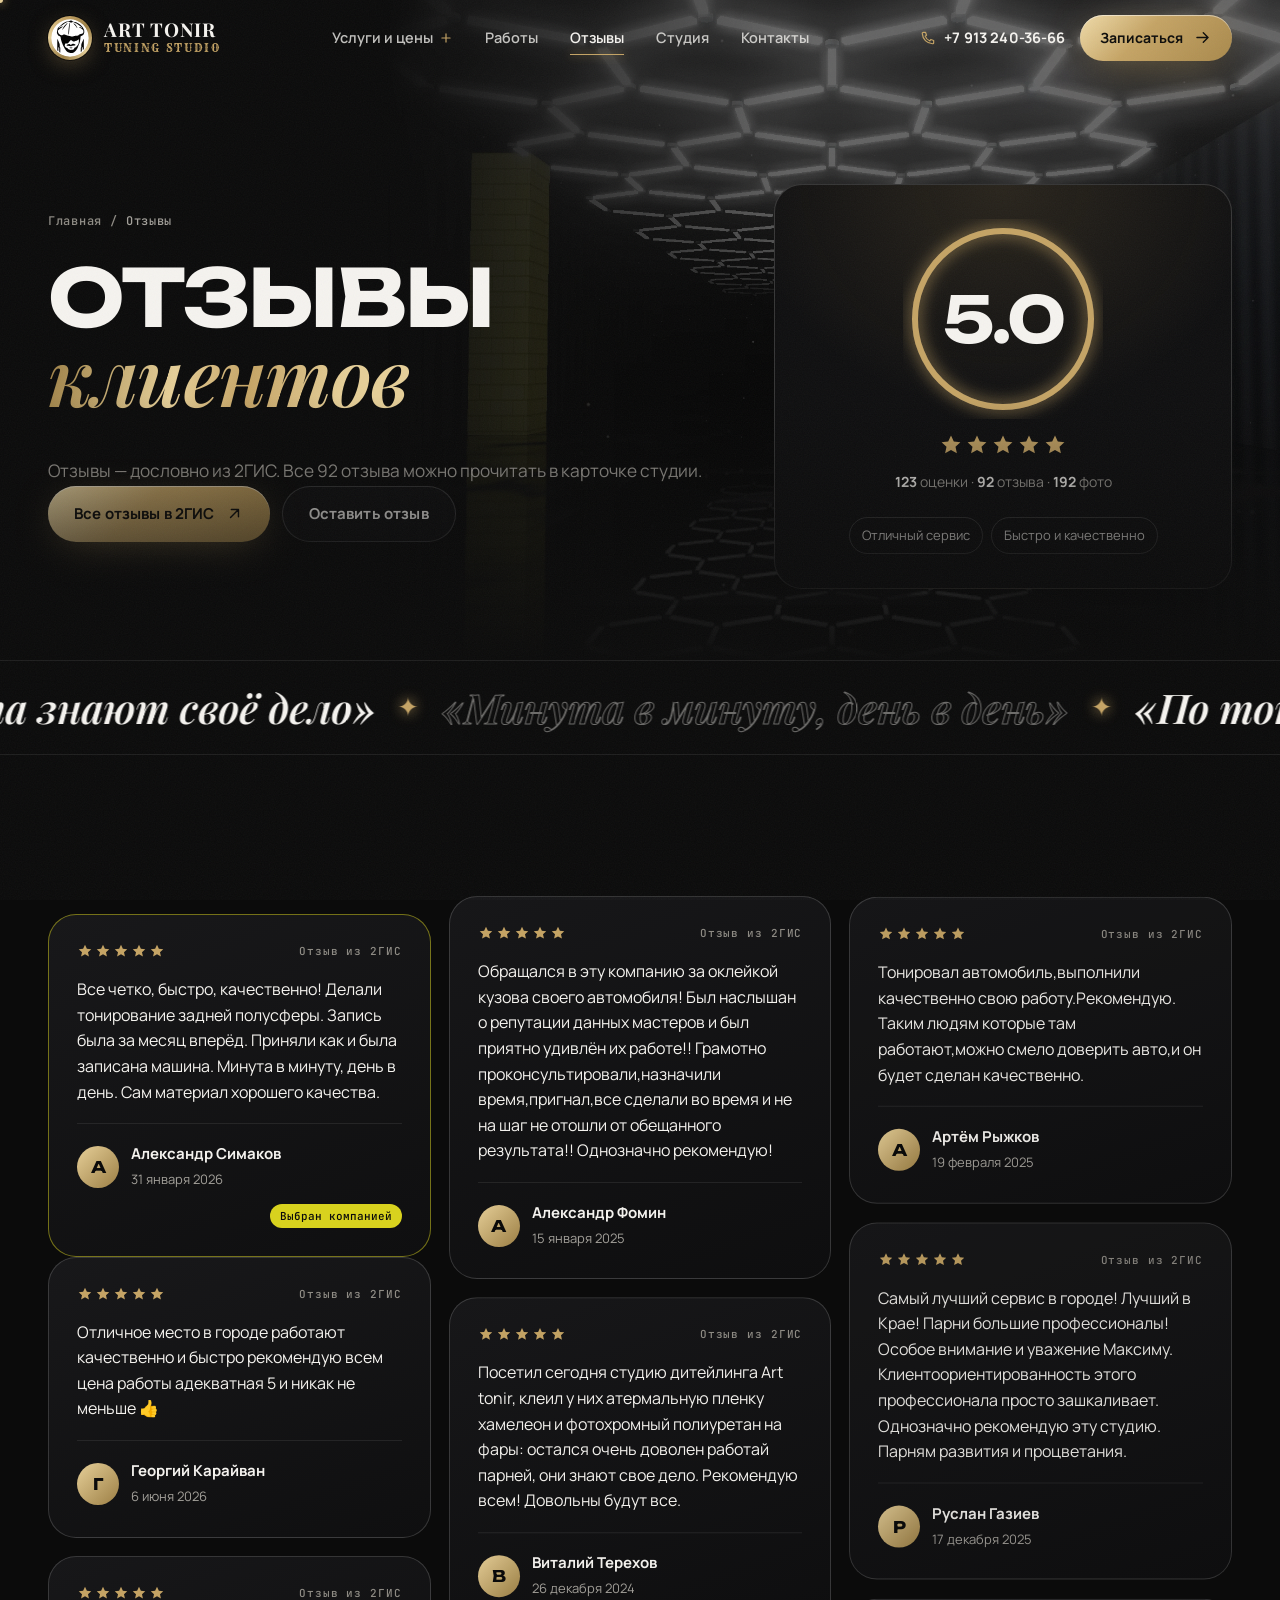
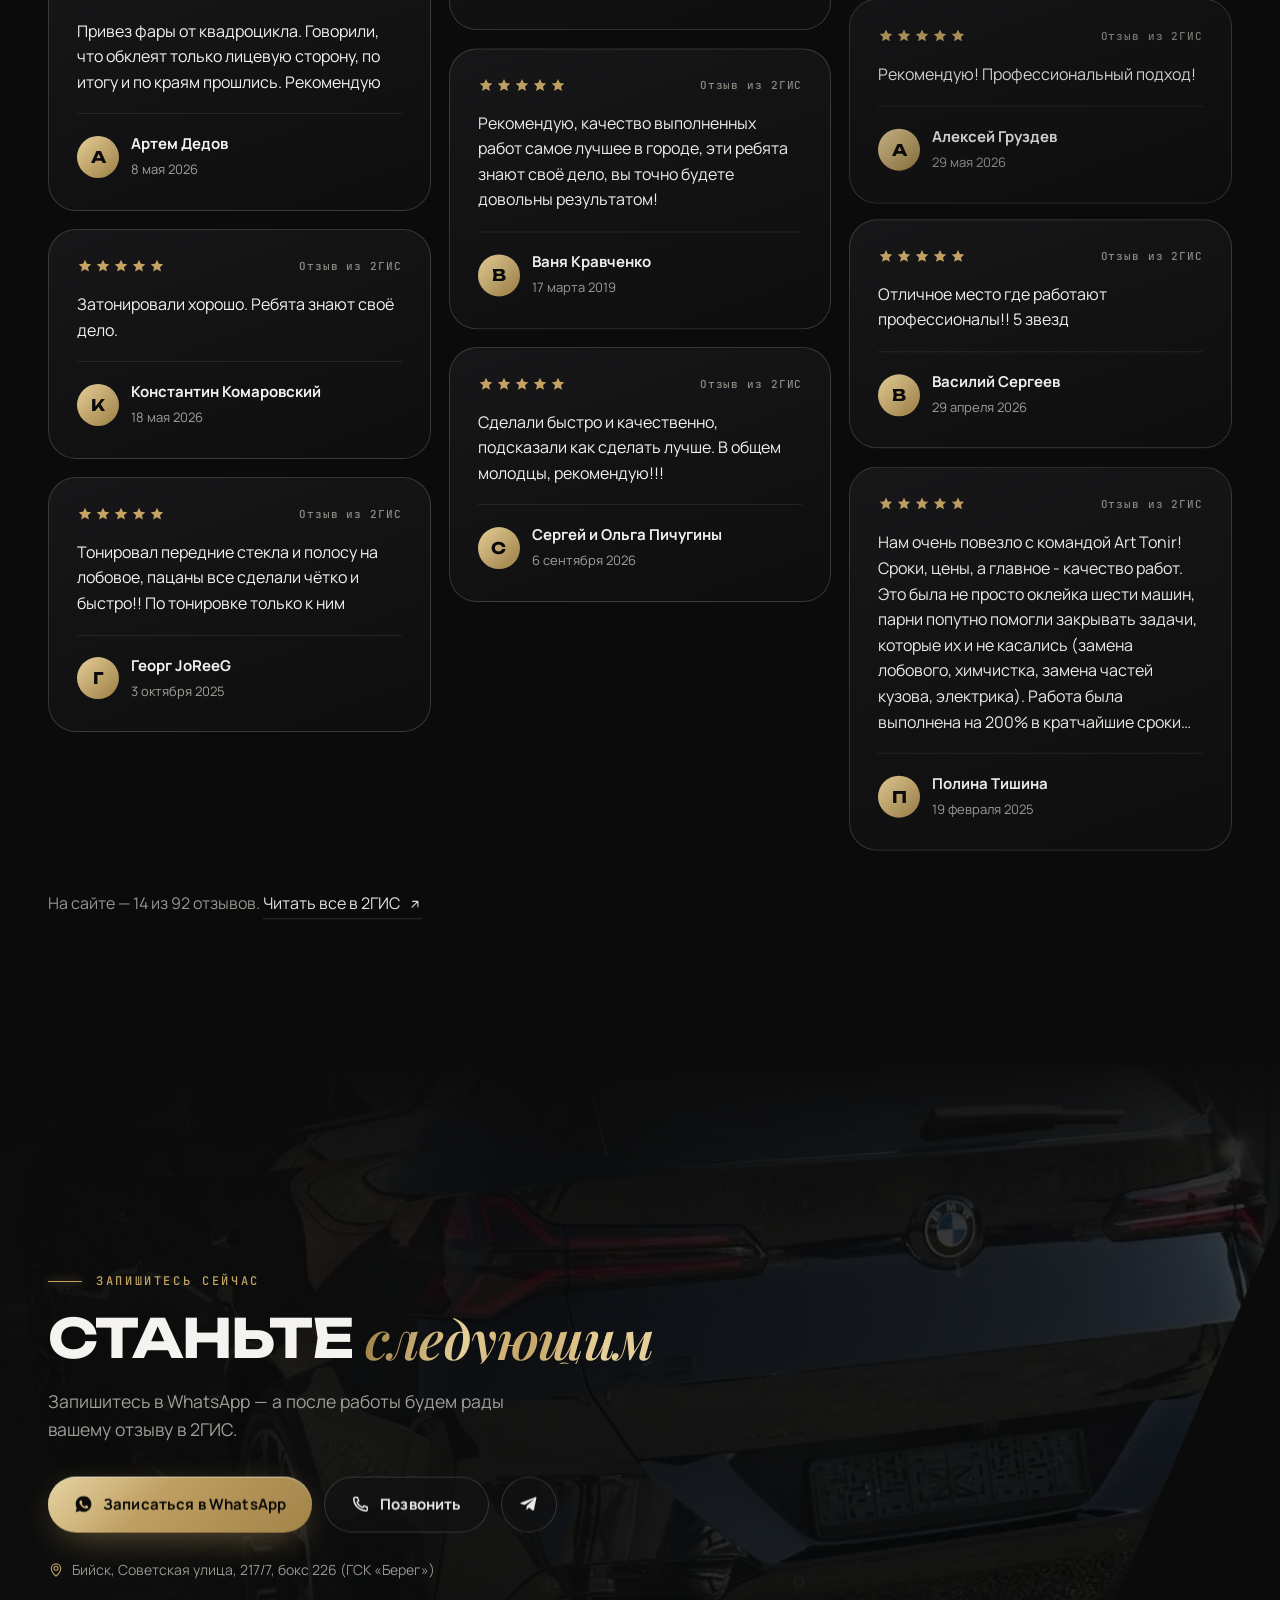
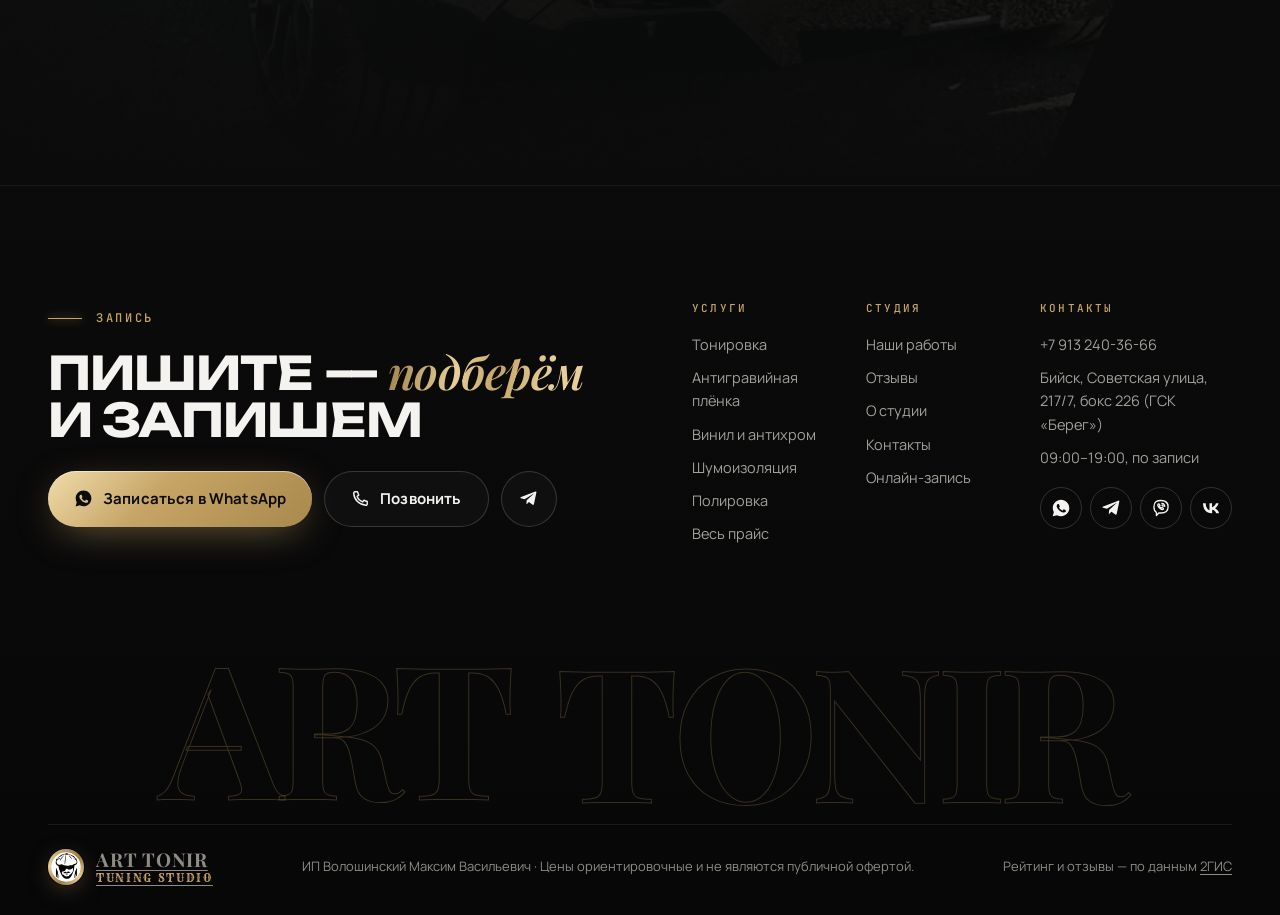
<file: otzyvy.html>
<!doctype html>
<html lang="ru">
<head>
<meta charset="utf-8">
<meta name="viewport" content="width=device-width, initial-scale=1, viewport-fit=cover">
<title>Отзывы о ART TONIR — рейтинг 5.0 в 2ГИС | Тонировка в Бийске</title>
<meta name="description" content="Отзывы клиентов тюнинг-студии ART TONIR в Бийске: рейтинг 5.0 в 2ГИС, 123 оценки и 92 отзыва. «Отличный сервис», «Быстро и качественно».">
<meta name="theme-color" content="#0B0B0B">
<meta name="robots" content="noindex, nofollow">
<link rel="canonical" href="https://demositestxv1.netlify.app/otzyvy.html">
<meta property="og:url" content="https://demositestxv1.netlify.app/otzyvy.html">
<meta property="og:type" content="website">
<meta property="og:locale" content="ru_RU">
<meta property="og:site_name" content="ART TONIR">
<meta property="og:title" content="Отзывы о ART TONIR — рейтинг 5.0 в 2ГИС | Тонировка в Бийске">
<meta property="og:description" content="Отзывы клиентов тюнинг-студии ART TONIR в Бийске: рейтинг 5.0 в 2ГИС, 123 оценки и 92 отзыва. «Отличный сервис», «Быстро и качественно».">
<meta property="og:image" content="https://demositestxv1.netlify.app/assets/img/og.jpg">
<meta property="og:image:width" content="1200">
<meta property="og:image:height" content="630">
<meta property="og:image:alt" content="ART TONIR — тонировка, антигравийная плёнка и шумоизоляция в Бийске">
<meta name="twitter:card" content="summary_large_image">
<link rel="icon" type="image/png" sizes="32x32" href="assets/img/logo/logo-32.png">
<link rel="apple-touch-icon" href="assets/img/logo/logo-180.png">
<link rel="preconnect" href="https://fonts.googleapis.com">
<link rel="preconnect" href="https://fonts.gstatic.com" crossorigin>
<link rel="stylesheet" href="https://fonts.googleapis.com/css2?family=Unbounded:wght@400;500;600;700;800&family=Manrope:wght@400;500;600;700;800&family=Playfair+Display:ital,wght@0,600;0,700;1,500;1,600;1,700&family=JetBrains+Mono:wght@400;500&family=Rye&display=swap">
<link rel="stylesheet" href="assets/css/main.css?v=6">

<script>(function(d){var h=d.documentElement;h.classList.add('js');if(!matchMedia('(prefers-reduced-motion: reduce)').matches){h.classList.add('anim');setTimeout(function(){if(!window.__AT_READY){h.classList.remove('anim')}},4000)}try{if(sessionStorage.getItem('at-pt')){h.classList.add('pt-in');sessionStorage.removeItem('at-pt')}}catch(e){}})(document)</script>

<script type="application/ld+json">{"@context":"https://schema.org","@type":"AutoRepair","name":"ART TONIR (Арт Тонир)","alternateName":["Арт Тонир","ART TONIR Tuning Studio","Art Tonir"],"description":"Тюнинг-студия в Бийске: тонировка, антигравийная плёнка, оклейка винилом, шумоизоляция, полировка.","image":"https://demositestxv1.netlify.app/assets/img/og.jpg","logo":"https://demositestxv1.netlify.app/assets/img/logo/logo-512.png","telephone":"+79132403666","address":{"@type":"PostalAddress","streetAddress":"Советская улица, 217/7, ГСК «Берег», бокс 226","addressLocality":"Бийск","addressRegion":"Алтайский край","postalCode":"659321","addressCountry":"RU"},"geo":{"@type":"GeoCoordinates","latitude":52.506837,"longitude":85.167647},"openingHours":"09:00-19:00","paymentAccepted":"Наличные, оплата через банк, перевод с карты","priceRange":"₽₽","sameAs":["https://vk.com/club41185870","https://2gis.ru/biysk/firm/2815279048724091"],"aggregateRating":{"@type":"AggregateRating","ratingValue":"5.0","ratingCount":123,"reviewCount":92,"bestRating":"5"},"url":"https://demositestxv1.netlify.app/"}</script>
</head>
<body class="">
<a class="skip" href="#main">Перейти к содержанию</a>
<svg width="0" height="0" style="position:absolute" aria-hidden="true">
<symbol id="i-wa" viewBox="0 0 24 24"><path fill="currentColor" d="M12.04 2C6.58 2 2.13 6.45 2.13 11.91c0 1.75.46 3.45 1.32 4.95L2.05 22l5.25-1.38a9.9 9.9 0 0 0 4.74 1.21c5.46 0 9.91-4.45 9.91-9.91C21.95 6.45 17.5 2 12.04 2Zm5.8 14.03c-.24.68-1.42 1.3-1.95 1.35-.5.05-.97.23-3.27-.68-2.77-1.09-4.52-3.92-4.66-4.1-.13-.18-1.11-1.48-1.11-2.82 0-1.34.7-2 .95-2.27.25-.27.54-.34.72-.34h.52c.17 0 .4-.06.62.48.24.56.8 1.94.87 2.08.07.14.11.3.02.48-.09.18-.14.3-.27.46l-.41.48c-.14.14-.28.29-.12.56.16.27.71 1.17 1.52 1.9 1.05.93 1.93 1.22 2.2 1.36.27.14.43.11.59-.07.16-.18.68-.79.86-1.06.18-.27.36-.23.61-.14.25.09 1.58.75 1.85.88.27.14.45.2.52.32.07.11.07.66-.17 1.34Z"/></symbol>
<symbol id="i-tg" viewBox="0 0 24 24"><path fill="currentColor" d="M21.94 4.3 18.9 19.04c-.23 1.02-.83 1.27-1.69.79l-4.66-3.43-2.25 2.16c-.25.25-.46.46-.94.46l.34-4.76 8.66-7.83c.38-.34-.08-.52-.58-.19L7.07 13.02l-4.6-1.44c-1-.31-1.02-1 .21-1.48l18-6.94c.83-.3 1.56.2 1.26 1.14Z"/></symbol>
<symbol id="i-phone" viewBox="0 0 24 24"><path fill="none" stroke="currentColor" stroke-width="1.8" stroke-linecap="round" stroke-linejoin="round" d="M5 3.5h3.2l1.6 4.3-2.1 1.4a11.5 11.5 0 0 0 7.1 7.1l1.4-2.1 4.3 1.6V19a1.6 1.6 0 0 1-1.7 1.6C10.3 20.1 3.9 13.7 3.4 5.2A1.6 1.6 0 0 1 5 3.5Z"/></symbol>
<symbol id="i-arrow" viewBox="0 0 24 24"><path fill="none" stroke="currentColor" stroke-width="1.8" stroke-linecap="round" stroke-linejoin="round" d="M5 12h14m-6-6 6 6-6 6"/></symbol>
<symbol id="i-arrow-up" viewBox="0 0 24 24"><path fill="none" stroke="currentColor" stroke-width="1.8" stroke-linecap="round" stroke-linejoin="round" d="M7 17 17 7M8 7h9v9"/></symbol>
<symbol id="i-star" viewBox="0 0 24 24"><path fill="currentColor" d="m12 2.6 2.8 6 6.6.7-4.9 4.5 1.4 6.5L12 17l-5.9 3.3 1.4-6.5-4.9-4.5 6.6-.7L12 2.6Z"/></symbol>
<symbol id="i-vk" viewBox="0 0 24 24"><path fill="currentColor" d="M12.8 18.2C6.3 18.2 2.6 13.8 2.4 6.3h3.3c.1 5.5 2.6 7.8 4.5 8.3V6.3h3.1v4.7c1.9-.2 3.9-2.4 4.6-4.7H21c-.5 2.9-2.6 5.1-4.1 6 1.5.7 3.9 2.6 4.8 5.9h-3.4c-.7-2.2-2.5-4-4.9-4.2v4.2h-.6Z"/></symbol>
<symbol id="i-viber" viewBox="0 0 24 24"><path fill="none" stroke="currentColor" stroke-width="1.6" stroke-linecap="round" stroke-linejoin="round" d="M12 3c5 0 8.5 1.6 8.5 7.5S17 18 12 18c-.8 0-1.6-.1-2.3-.2L6.5 21v-3.9C4.4 16 3.5 13.9 3.5 10.5 3.5 4.6 7 3 12 3Zm-2.2 4.2c-.5-.3-1.1 0-1.4.5-.5.8 0 2.5 1.6 4.2 1.6 1.7 3.4 2.4 4.3 1.9.5-.3.8-.9.4-1.4l-.9-.8c-.3-.3-.8-.3-1.1 0l-.4.4c-.9-.4-1.8-1.3-2.2-2.2l.4-.4c.3-.3.3-.8 0-1.1l-.7-1.1ZM13 6.5a4 4 0 0 1 3.5 3.6M13 8.6a2 2 0 0 1 1.5 1.5"/></symbol>
<symbol id="i-pin" viewBox="0 0 24 24"><path fill="none" stroke="currentColor" stroke-width="1.8" stroke-linecap="round" stroke-linejoin="round" d="M12 21s-7-6.1-7-11.5A7 7 0 0 1 19 9.5C19 14.9 12 21 12 21Zm0-8.5a3 3 0 1 0 0-6 3 3 0 0 0 0 6Z"/></symbol>
<symbol id="i-clock" viewBox="0 0 24 24"><path fill="none" stroke="currentColor" stroke-width="1.8" stroke-linecap="round" stroke-linejoin="round" d="M12 21a9 9 0 1 0 0-18 9 9 0 0 0 0 18Zm0-13v4.5l3 1.8"/></symbol>
<symbol id="i-card" viewBox="0 0 24 24"><path fill="none" stroke="currentColor" stroke-width="1.8" stroke-linecap="round" stroke-linejoin="round" d="M3.5 6.5h17v11h-17zM3.5 10h17M7 14.5h3"/></symbol>
<symbol id="i-plus" viewBox="0 0 24 24"><path fill="none" stroke="currentColor" stroke-width="2" stroke-linecap="round" d="M12 5v14M5 12h14"/></symbol>
<symbol id="i-check" viewBox="0 0 24 24"><path fill="none" stroke="currentColor" stroke-width="2.2" stroke-linecap="round" stroke-linejoin="round" d="m5 12.5 4.5 4.5L19 7.5"/></symbol>
<symbol id="i-close" viewBox="0 0 24 24"><path fill="none" stroke="currentColor" stroke-width="2" stroke-linecap="round" d="M6 6l12 12M18 6 6 18"/></symbol>
<symbol id="i-door" viewBox="0 0 24 24"><path fill="none" stroke="currentColor" stroke-width="1.8" stroke-linecap="round" stroke-linejoin="round" d="M5 21V4.5A1.5 1.5 0 0 1 6.5 3h11A1.5 1.5 0 0 1 19 4.5V21M3 21h18M15 12h.01"/></symbol>
<symbol id="i-list" viewBox="0 0 24 24"><path fill="none" stroke="currentColor" stroke-width="1.8" stroke-linecap="round" d="M9 6h11M9 12h11M9 18h11M4.5 6h.01M4.5 12h.01M4.5 18h.01"/></symbol>
<symbol id="i-sound" viewBox="0 0 24 24"><path fill="none" stroke="currentColor" stroke-width="1.8" stroke-linecap="round" stroke-linejoin="round" d="M4 9.5h3.5L12 5.5v13l-4.5-4H4zM16 9a4 4 0 0 1 0 6M18.5 6.5a7.5 7.5 0 0 1 0 11"/></symbol>
<symbol id="i-bolt" viewBox="0 0 24 24"><path fill="currentColor" d="M13.5 2 4 14h6.5L9.5 22 20 9.5h-6.6L13.5 2Z"/></symbol>
</svg>
<div class="pt" aria-hidden="true"><div class="pt__film"><span class="pt__edge"></span><span class="pt__logo"><svg viewBox="0 0 776 776" aria-hidden="true" focusable="false">
  <circle cx="388.0" cy="388.0" r="382.0" fill="#ffffff"/>
  <path fill="#000000" fill-rule="evenodd" d="M396.0,692.5C386.3,691.1 371.9,687.5 362.0,683.9C346.8,678.3 327.5,665.3 313.8,651.4C300.2,637.4 290.9,625.1 278.6,604.3C272.0,593.1 248.9,547.0 245.2,537.5C244.1,534.8 241.1,527.3 238.5,521.0C232.5,506.2 229.8,499.0 225.0,485.5C222.8,479.4 219.9,471.4 218.5,467.7C211.1,447.8 201.3,409.1 198.0,386.5C196.9,378.8 195.5,371.0 194.9,369.3C192.9,363.1 186.1,357.8 168.8,348.9C148.8,338.6 144.2,334.5 139.2,322.5C137.3,318.1 133.1,310.4 129.8,305.3C122.3,293.8 121.0,289.5 121.0,276.1C121.1,264.9 121.2,264.0 125.4,246.2C126.9,239.9 128.5,229.8 129.1,223.7C130.9,203.9 134.3,192.2 141.1,182.3C145.1,176.6 148.1,173.4 157.6,165.5C161.4,162.2 174.0,151.4 185.6,141.5C225.9,106.7 251.6,87.5 277.0,72.8C298.6,60.3 315.0,55.1 342.0,52.0C354.8,50.5 366.8,48.1 370.5,46.3C372.1,45.4 375.9,43.0 378.8,40.8C386.4,35.2 391.8,33.0 401.8,31.8C419.3,29.7 432.0,34.5 440.7,46.7C443.2,50.2 446.4,53.7 447.9,54.4C449.3,55.2 453.9,56.1 458.0,56.4C494.0,59.7 534.1,73.5 569.0,94.8C599.5,113.4 632.1,144.3 649.6,171.3C663.2,192.1 671.9,211.2 676.7,230.8C679.1,240.3 679.4,243.4 679.4,259.0C679.4,278.4 678.2,285.0 671.9,299.2C663.2,319.2 651.9,328.7 617.7,345.0C608.3,349.5 606.6,350.7 605.4,353.6C604.0,356.9 603.4,362.2 601.0,390.5C598.7,417.6 593.6,452.7 589.9,466.0C585.9,480.3 579.8,497.6 570.3,521.5C565.0,534.7 560.4,546.6 559.9,548.0C559.5,549.4 557.5,554.3 555.5,559.0C553.5,563.7 550.6,570.9 549.0,575.0C538.2,603.6 526.1,624.6 509.2,643.6C481.8,674.3 460.5,688.2 434.0,692.6C423.8,694.3 408.9,694.2 396.0,692.5Z M178.4,680.7L169.5,674.4L169.0,631.5C168.6,600.1 168.2,587.9 167.3,586.4C166.0,584.2 159.3,579.8 155.4,578.6C154.0,578.2 152.6,578.5 151.6,579.5C150.2,581.0 150.0,585.5 150.0,618.6C150.0,647.9 149.7,656.0 148.8,656.0C148.1,656.0 143.1,651.8 137.7,646.7L128.0,637.5L128.0,522.8L128.0,408.0L130.3,408.0C132.9,408.0 132.6,407.3 143.7,432.0C157.9,463.4 163.8,477.3 174.5,505.5C178.2,515.2 179.1,524.6 178.9,549.9L178.7,573.4L181.0,574.9C182.2,575.8 184.8,577.9 186.6,579.7L190.0,582.8L190.0,634.9C190.0,678.3 189.8,687.0 188.6,687.0C187.9,687.0 183.3,684.2 178.4,680.7Z M608.0,629.0C608.0,580.8 607.7,582.7 615.2,576.0C617.5,573.9 619.2,571.5 619.3,570.0C619.4,568.6 619.1,560.5 618.6,552.0C617.2,525.4 620.4,511.2 635.6,476.6C639.8,467.2 646.3,452.3 650.2,443.5C654.0,434.7 659.1,423.2 661.4,418.0C664.6,410.6 666.0,408.4 667.7,408.2C669.3,408.0 670.1,408.5 670.5,410.3C670.9,411.6 671.0,457.7 670.8,512.7L670.5,612.7L661.4,623.1C656.4,628.8 651.6,633.6 650.7,633.8C649.1,634.1 649.0,632.0 649.0,607.7C649.0,583.7 648.8,581.0 647.2,579.0L645.4,576.8L640.3,579.3C630.9,584.1 630.4,585.3 629.7,604.5C629.3,613.8 629.0,629.3 629.0,639.0L629.0,656.6L619.8,664.3C614.7,668.5 610.0,672.0 609.3,672.0C608.3,672.0 608.0,663.5 608.0,629.0Z M438.0,628.5C456.5,625.4 462.8,620.5 473.0,601.2C482.0,584.2 483.4,582.6 491.2,581.0C498.6,579.6 509.0,575.8 512.5,573.3C513.9,572.3 517.6,567.5 520.7,562.5C527.7,551.3 531.3,546.7 541.5,536.0C550.5,526.5 552.4,524.0 556.8,515.9C561.4,507.3 564.7,495.7 565.9,483.0C566.6,476.7 567.8,467.7 568.6,463.1C570.0,455.4 570.0,454.4 568.4,450.0C566.7,445.3 566.7,445.2 569.1,441.4C572.5,435.9 572.5,427.2 569.1,423.6C566.1,420.4 561.3,419.4 556.6,421.0C554.7,421.6 549.3,425.7 544.7,430.0C540.0,434.3 535.1,438.4 533.8,439.1C532.6,439.8 523.6,442.9 514.0,446.1C504.4,449.3 492.7,453.3 488.0,455.1C480.2,458.1 478.5,458.4 468.0,458.4C455.1,458.5 455.6,458.7 436.2,447.1C420.7,437.9 415.9,436.0 407.8,436.0C395.9,436.0 390.6,440.4 373.1,464.8C360.2,482.6 354.7,488.7 345.8,494.6C334.8,501.9 329.7,503.1 310.4,502.8C291.4,502.5 292.4,502.0 286.7,513.5C276.7,533.5 277.8,548.2 290.7,567.2C301.2,582.9 309.5,588.5 326.1,591.6C335.9,593.4 340.4,595.7 342.8,600.1C347.7,609.1 352.4,615.3 356.7,618.4C363.4,623.4 374.9,627.6 385.5,629.0C390.4,629.6 395.2,630.3 396.0,630.5C399.6,631.4 429.4,630.0 438.0,628.5Z M400.5,597.0C392.2,594.6 379.8,588.5 377.1,585.6C375.8,584.3 375.0,582.4 375.2,581.3C375.5,579.8 376.4,579.5 381.5,579.8C384.8,579.9 398.5,580.1 412.0,580.3C425.5,580.4 437.1,580.9 437.8,581.3C442.3,584.3 434.0,593.5 423.6,597.0C416.3,599.4 408.5,599.5 400.5,597.0Z M398.5,554.3C392.0,551.9 390.3,551.7 375.0,551.6C359.8,551.5 357.8,551.3 349.1,548.6C341.0,546.2 338.6,545.8 332.8,546.4C324.8,547.1 322.6,546.3 321.1,541.9C317.4,531.3 321.8,525.4 336.5,520.9C342.0,519.2 350.3,515.7 354.9,513.2C368.5,505.9 374.3,506.9 387.9,518.5C397.2,526.4 403.9,528.9 411.0,527.0C414.2,526.1 417.6,523.6 424.4,517.1C438.4,503.8 440.0,503.7 472.0,512.2C495.7,518.5 500.2,521.6 498.6,530.3C497.4,536.6 494.6,538.0 481.1,539.5C474.4,540.3 466.5,541.8 463.4,542.9C456.1,545.7 451.2,546.7 439.9,548.0C430.6,549.1 421.8,551.2 419.6,552.8C418.1,554.0 409.0,557.0 407.1,557.0C406.2,557.0 402.4,555.8 398.5,554.3Z M448.8,355.0C454.3,353.9 465.5,351.2 473.7,349.1C492.8,344.1 494.2,344.0 522.0,343.1C551.1,342.1 551.3,342.0 564.4,328.6C569.4,323.5 575.5,318.2 578.0,317.0C582.8,314.6 599.0,309.7 606.1,308.5C616.2,306.8 637.6,300.9 642.8,298.4C649.5,295.1 657.6,287.6 658.6,283.7C659.0,282.0 658.7,279.1 658.0,276.9C656.8,273.3 656.8,272.7 658.9,269.9C664.7,262.1 664.0,242.4 657.5,229.5C648.1,210.6 628.8,195.2 591.3,176.9C577.3,170.0 569.0,165.4 569.0,164.5C569.0,162.3 572.3,162.7 583.0,165.9C598.4,170.6 608.2,174.4 624.8,181.9C633.5,185.9 637.0,186.5 637.0,184.0C637.0,182.4 624.3,168.5 612.9,157.5C593.2,138.6 566.7,118.6 537.6,100.6C522.9,91.5 516.0,88.2 507.3,85.9C502.1,84.6 498.7,83.1 496.2,80.8C494.2,79.1 489.4,76.2 485.5,74.4C477.0,70.5 450.1,62.0 446.1,62.0C444.5,62.0 439.2,63.8 434.3,66.1C429.5,68.4 421.4,71.0 416.5,72.1C408.7,73.7 406.3,73.8 398.5,72.9C389.1,71.7 383.3,69.5 375.1,63.6C370.9,60.6 370.3,60.5 361.6,60.6C355.4,60.7 348.3,61.8 339.5,63.8C310.1,70.7 289.5,80.9 264.5,101.0C254.9,108.8 242.5,117.4 229.5,125.5C223.4,129.2 212.8,135.9 205.8,140.4C198.8,144.9 191.7,149.3 190.1,150.2C188.4,151.1 186.5,153.2 185.8,154.7C184.2,158.6 181.0,162.0 179.0,162.0C173.5,162.0 158.1,176.0 153.8,184.9C151.8,189.1 151.8,189.4 153.4,190.6C156.0,192.4 157.7,191.6 176.8,179.1C195.0,167.3 201.8,163.6 212.5,159.7C219.8,157.1 237.0,154.4 239.6,155.4C244.9,157.4 238.2,162.5 176.2,203.5C155.3,217.4 146.8,226.7 143.4,239.5C138.3,258.6 148.9,290.7 166.0,308.1C171.6,313.8 174.4,315.6 186.0,321.2C205.1,330.4 208.7,331.5 220.0,331.5C228.8,331.5 230.1,331.2 238.0,327.6C252.5,321.1 260.1,319.0 269.3,319.0C283.4,319.0 297.6,323.0 321.5,333.8C341.8,342.9 348.0,344.4 377.3,347.5C385.4,348.4 394.0,349.8 396.3,350.6C413.5,356.9 431.9,358.4 448.8,355.0Z M358.2,318.7C352.7,312.1 352.6,276.1 358.0,219.4C359.1,207.4 360.7,192.8 361.5,187.0C362.4,181.2 363.5,172.2 364.0,167.0C366.8,140.7 372.7,103.8 375.7,94.5C379.1,83.7 384.3,76.9 387.1,79.7C387.9,80.5 385.8,110.5 384.5,116.5C384.2,117.6 383.4,126.4 382.5,136.0C381.7,145.6 380.1,161.8 379.0,172.0C374.2,217.4 370.2,258.2 368.5,279.8C367.0,297.7 364.4,315.2 362.8,318.2C361.8,320.3 359.7,320.5 358.2,318.7Z M229.4,222.6C228.8,221.0 231.6,211.6 235.5,202.3C242.2,186.2 251.1,171.1 267.2,148.5C277.5,134.2 324.4,88.1 333.7,83.2C340.6,79.5 339.3,83.5 329.2,96.9C305.5,128.0 280.2,161.4 266.8,179.0C258.6,189.7 247.6,204.2 242.3,211.2C233.1,223.5 230.6,225.7 229.4,222.6Z M531.8,182.2C530.4,180.7 525.8,174.6 521.5,168.5C511.2,154.0 502.0,142.2 498.0,138.5C496.3,136.8 492.8,132.5 490.4,128.7C486.4,122.5 484.5,120.9 475.4,115.4C473.8,114.5 473.7,113.9 474.7,111.7C475.8,109.3 475.4,108.4 469.5,100.3C457.8,84.5 456.5,82.0 459.4,82.0C461.3,82.0 479.7,97.5 491.3,108.9C506.1,123.3 516.5,137.2 527.3,156.7C532.3,165.7 538.0,179.8 538.0,183.0C538.0,185.9 534.9,185.5 531.8,182.2Z"/>
</svg>
</span></div></div>
<div class="cursor" aria-hidden="true"><div class="cursor__ring"><span class="cursor__label"></span></div><div class="cursor__dot"></div></div>
<div class="toast" role="status" aria-live="polite"></div>
<header class="hdr" data-hdr>
  <div class="container hdr__in">
    <a class="brand " href="index.html" aria-label="ART TONIR — на главную">
  <span class="brand__badge"><svg viewBox="0 0 776 776" aria-hidden="true" focusable="false">
  <circle cx="388.0" cy="388.0" r="382.0" fill="#ffffff"/>
  <path fill="#000000" fill-rule="evenodd" d="M396.0,692.5C386.3,691.1 371.9,687.5 362.0,683.9C346.8,678.3 327.5,665.3 313.8,651.4C300.2,637.4 290.9,625.1 278.6,604.3C272.0,593.1 248.9,547.0 245.2,537.5C244.1,534.8 241.1,527.3 238.5,521.0C232.5,506.2 229.8,499.0 225.0,485.5C222.8,479.4 219.9,471.4 218.5,467.7C211.1,447.8 201.3,409.1 198.0,386.5C196.9,378.8 195.5,371.0 194.9,369.3C192.9,363.1 186.1,357.8 168.8,348.9C148.8,338.6 144.2,334.5 139.2,322.5C137.3,318.1 133.1,310.4 129.8,305.3C122.3,293.8 121.0,289.5 121.0,276.1C121.1,264.9 121.2,264.0 125.4,246.2C126.9,239.9 128.5,229.8 129.1,223.7C130.9,203.9 134.3,192.2 141.1,182.3C145.1,176.6 148.1,173.4 157.6,165.5C161.4,162.2 174.0,151.4 185.6,141.5C225.9,106.7 251.6,87.5 277.0,72.8C298.6,60.3 315.0,55.1 342.0,52.0C354.8,50.5 366.8,48.1 370.5,46.3C372.1,45.4 375.9,43.0 378.8,40.8C386.4,35.2 391.8,33.0 401.8,31.8C419.3,29.7 432.0,34.5 440.7,46.7C443.2,50.2 446.4,53.7 447.9,54.4C449.3,55.2 453.9,56.1 458.0,56.4C494.0,59.7 534.1,73.5 569.0,94.8C599.5,113.4 632.1,144.3 649.6,171.3C663.2,192.1 671.9,211.2 676.7,230.8C679.1,240.3 679.4,243.4 679.4,259.0C679.4,278.4 678.2,285.0 671.9,299.2C663.2,319.2 651.9,328.7 617.7,345.0C608.3,349.5 606.6,350.7 605.4,353.6C604.0,356.9 603.4,362.2 601.0,390.5C598.7,417.6 593.6,452.7 589.9,466.0C585.9,480.3 579.8,497.6 570.3,521.5C565.0,534.7 560.4,546.6 559.9,548.0C559.5,549.4 557.5,554.3 555.5,559.0C553.5,563.7 550.6,570.9 549.0,575.0C538.2,603.6 526.1,624.6 509.2,643.6C481.8,674.3 460.5,688.2 434.0,692.6C423.8,694.3 408.9,694.2 396.0,692.5Z M178.4,680.7L169.5,674.4L169.0,631.5C168.6,600.1 168.2,587.9 167.3,586.4C166.0,584.2 159.3,579.8 155.4,578.6C154.0,578.2 152.6,578.5 151.6,579.5C150.2,581.0 150.0,585.5 150.0,618.6C150.0,647.9 149.7,656.0 148.8,656.0C148.1,656.0 143.1,651.8 137.7,646.7L128.0,637.5L128.0,522.8L128.0,408.0L130.3,408.0C132.9,408.0 132.6,407.3 143.7,432.0C157.9,463.4 163.8,477.3 174.5,505.5C178.2,515.2 179.1,524.6 178.9,549.9L178.7,573.4L181.0,574.9C182.2,575.8 184.8,577.9 186.6,579.7L190.0,582.8L190.0,634.9C190.0,678.3 189.8,687.0 188.6,687.0C187.9,687.0 183.3,684.2 178.4,680.7Z M608.0,629.0C608.0,580.8 607.7,582.7 615.2,576.0C617.5,573.9 619.2,571.5 619.3,570.0C619.4,568.6 619.1,560.5 618.6,552.0C617.2,525.4 620.4,511.2 635.6,476.6C639.8,467.2 646.3,452.3 650.2,443.5C654.0,434.7 659.1,423.2 661.4,418.0C664.6,410.6 666.0,408.4 667.7,408.2C669.3,408.0 670.1,408.5 670.5,410.3C670.9,411.6 671.0,457.7 670.8,512.7L670.5,612.7L661.4,623.1C656.4,628.8 651.6,633.6 650.7,633.8C649.1,634.1 649.0,632.0 649.0,607.7C649.0,583.7 648.8,581.0 647.2,579.0L645.4,576.8L640.3,579.3C630.9,584.1 630.4,585.3 629.7,604.5C629.3,613.8 629.0,629.3 629.0,639.0L629.0,656.6L619.8,664.3C614.7,668.5 610.0,672.0 609.3,672.0C608.3,672.0 608.0,663.5 608.0,629.0Z M438.0,628.5C456.5,625.4 462.8,620.5 473.0,601.2C482.0,584.2 483.4,582.6 491.2,581.0C498.6,579.6 509.0,575.8 512.5,573.3C513.9,572.3 517.6,567.5 520.7,562.5C527.7,551.3 531.3,546.7 541.5,536.0C550.5,526.5 552.4,524.0 556.8,515.9C561.4,507.3 564.7,495.7 565.9,483.0C566.6,476.7 567.8,467.7 568.6,463.1C570.0,455.4 570.0,454.4 568.4,450.0C566.7,445.3 566.7,445.2 569.1,441.4C572.5,435.9 572.5,427.2 569.1,423.6C566.1,420.4 561.3,419.4 556.6,421.0C554.7,421.6 549.3,425.7 544.7,430.0C540.0,434.3 535.1,438.4 533.8,439.1C532.6,439.8 523.6,442.9 514.0,446.1C504.4,449.3 492.7,453.3 488.0,455.1C480.2,458.1 478.5,458.4 468.0,458.4C455.1,458.5 455.6,458.7 436.2,447.1C420.7,437.9 415.9,436.0 407.8,436.0C395.9,436.0 390.6,440.4 373.1,464.8C360.2,482.6 354.7,488.7 345.8,494.6C334.8,501.9 329.7,503.1 310.4,502.8C291.4,502.5 292.4,502.0 286.7,513.5C276.7,533.5 277.8,548.2 290.7,567.2C301.2,582.9 309.5,588.5 326.1,591.6C335.9,593.4 340.4,595.7 342.8,600.1C347.7,609.1 352.4,615.3 356.7,618.4C363.4,623.4 374.9,627.6 385.5,629.0C390.4,629.6 395.2,630.3 396.0,630.5C399.6,631.4 429.4,630.0 438.0,628.5Z M400.5,597.0C392.2,594.6 379.8,588.5 377.1,585.6C375.8,584.3 375.0,582.4 375.2,581.3C375.5,579.8 376.4,579.5 381.5,579.8C384.8,579.9 398.5,580.1 412.0,580.3C425.5,580.4 437.1,580.9 437.8,581.3C442.3,584.3 434.0,593.5 423.6,597.0C416.3,599.4 408.5,599.5 400.5,597.0Z M398.5,554.3C392.0,551.9 390.3,551.7 375.0,551.6C359.8,551.5 357.8,551.3 349.1,548.6C341.0,546.2 338.6,545.8 332.8,546.4C324.8,547.1 322.6,546.3 321.1,541.9C317.4,531.3 321.8,525.4 336.5,520.9C342.0,519.2 350.3,515.7 354.9,513.2C368.5,505.9 374.3,506.9 387.9,518.5C397.2,526.4 403.9,528.9 411.0,527.0C414.2,526.1 417.6,523.6 424.4,517.1C438.4,503.8 440.0,503.7 472.0,512.2C495.7,518.5 500.2,521.6 498.6,530.3C497.4,536.6 494.6,538.0 481.1,539.5C474.4,540.3 466.5,541.8 463.4,542.9C456.1,545.7 451.2,546.7 439.9,548.0C430.6,549.1 421.8,551.2 419.6,552.8C418.1,554.0 409.0,557.0 407.1,557.0C406.2,557.0 402.4,555.8 398.5,554.3Z M448.8,355.0C454.3,353.9 465.5,351.2 473.7,349.1C492.8,344.1 494.2,344.0 522.0,343.1C551.1,342.1 551.3,342.0 564.4,328.6C569.4,323.5 575.5,318.2 578.0,317.0C582.8,314.6 599.0,309.7 606.1,308.5C616.2,306.8 637.6,300.9 642.8,298.4C649.5,295.1 657.6,287.6 658.6,283.7C659.0,282.0 658.7,279.1 658.0,276.9C656.8,273.3 656.8,272.7 658.9,269.9C664.7,262.1 664.0,242.4 657.5,229.5C648.1,210.6 628.8,195.2 591.3,176.9C577.3,170.0 569.0,165.4 569.0,164.5C569.0,162.3 572.3,162.7 583.0,165.9C598.4,170.6 608.2,174.4 624.8,181.9C633.5,185.9 637.0,186.5 637.0,184.0C637.0,182.4 624.3,168.5 612.9,157.5C593.2,138.6 566.7,118.6 537.6,100.6C522.9,91.5 516.0,88.2 507.3,85.9C502.1,84.6 498.7,83.1 496.2,80.8C494.2,79.1 489.4,76.2 485.5,74.4C477.0,70.5 450.1,62.0 446.1,62.0C444.5,62.0 439.2,63.8 434.3,66.1C429.5,68.4 421.4,71.0 416.5,72.1C408.7,73.7 406.3,73.8 398.5,72.9C389.1,71.7 383.3,69.5 375.1,63.6C370.9,60.6 370.3,60.5 361.6,60.6C355.4,60.7 348.3,61.8 339.5,63.8C310.1,70.7 289.5,80.9 264.5,101.0C254.9,108.8 242.5,117.4 229.5,125.5C223.4,129.2 212.8,135.9 205.8,140.4C198.8,144.9 191.7,149.3 190.1,150.2C188.4,151.1 186.5,153.2 185.8,154.7C184.2,158.6 181.0,162.0 179.0,162.0C173.5,162.0 158.1,176.0 153.8,184.9C151.8,189.1 151.8,189.4 153.4,190.6C156.0,192.4 157.7,191.6 176.8,179.1C195.0,167.3 201.8,163.6 212.5,159.7C219.8,157.1 237.0,154.4 239.6,155.4C244.9,157.4 238.2,162.5 176.2,203.5C155.3,217.4 146.8,226.7 143.4,239.5C138.3,258.6 148.9,290.7 166.0,308.1C171.6,313.8 174.4,315.6 186.0,321.2C205.1,330.4 208.7,331.5 220.0,331.5C228.8,331.5 230.1,331.2 238.0,327.6C252.5,321.1 260.1,319.0 269.3,319.0C283.4,319.0 297.6,323.0 321.5,333.8C341.8,342.9 348.0,344.4 377.3,347.5C385.4,348.4 394.0,349.8 396.3,350.6C413.5,356.9 431.9,358.4 448.8,355.0Z M358.2,318.7C352.7,312.1 352.6,276.1 358.0,219.4C359.1,207.4 360.7,192.8 361.5,187.0C362.4,181.2 363.5,172.2 364.0,167.0C366.8,140.7 372.7,103.8 375.7,94.5C379.1,83.7 384.3,76.9 387.1,79.7C387.9,80.5 385.8,110.5 384.5,116.5C384.2,117.6 383.4,126.4 382.5,136.0C381.7,145.6 380.1,161.8 379.0,172.0C374.2,217.4 370.2,258.2 368.5,279.8C367.0,297.7 364.4,315.2 362.8,318.2C361.8,320.3 359.7,320.5 358.2,318.7Z M229.4,222.6C228.8,221.0 231.6,211.6 235.5,202.3C242.2,186.2 251.1,171.1 267.2,148.5C277.5,134.2 324.4,88.1 333.7,83.2C340.6,79.5 339.3,83.5 329.2,96.9C305.5,128.0 280.2,161.4 266.8,179.0C258.6,189.7 247.6,204.2 242.3,211.2C233.1,223.5 230.6,225.7 229.4,222.6Z M531.8,182.2C530.4,180.7 525.8,174.6 521.5,168.5C511.2,154.0 502.0,142.2 498.0,138.5C496.3,136.8 492.8,132.5 490.4,128.7C486.4,122.5 484.5,120.9 475.4,115.4C473.8,114.5 473.7,113.9 474.7,111.7C475.8,109.3 475.4,108.4 469.5,100.3C457.8,84.5 456.5,82.0 459.4,82.0C461.3,82.0 479.7,97.5 491.3,108.9C506.1,123.3 516.5,137.2 527.3,156.7C532.3,165.7 538.0,179.8 538.0,183.0C538.0,185.9 534.9,185.5 531.8,182.2Z"/>
</svg>
</span>
  <span class="brand__txt"><b>ART TONIR</b><i>Tuning Studio</i></span>
</a>
    <nav class="nav" aria-label="Основное меню">
      <div class="nav__dd">
        <a href="uslugi.html" class="nav__link">Услуги и цены <svg class="ic ic--xs" aria-hidden="true"><use href="#i-plus"/></svg></a>
        <div class="mega" role="group" aria-label="Направления">
          <div class="mega__grid"><a class="mega__card" href="tonirovka.html">
        <span class="mega__img"><img src="assets/img/services/07_tint-rear-hemisphere-800.webp" srcset="assets/img/services/07_tint-rear-hemisphere-400.webp 400w, assets/img/services/07_tint-rear-hemisphere-800.webp 800w" sizes="220px" width="800" height="527" alt="Тонировка" loading="lazy" decoding="async"></span>
        <span class="mega__num">01</span>
        <span class="mega__name">Тонировка</span>
        <span class="mega__price">от 5 000&nbsp;₽</span>
      </a><a class="mega__card" href="antigravijnaya-plenka.html">
        <span class="mega__img"><img src="assets/img/services/01_ppf-full-body_photo1-800.webp" srcset="assets/img/services/01_ppf-full-body_photo1-400.webp 400w, assets/img/services/01_ppf-full-body_photo1-800.webp 800w" sizes="220px" width="800" height="524" alt="Антигравийная плёнка" loading="lazy" decoding="async"></span>
        <span class="mega__num">02</span>
        <span class="mega__name">Антигравийная плёнка</span>
        <span class="mega__price">от 2 000&nbsp;₽</span>
      </a><a class="mega__card" href="vinil.html">
        <span class="mega__img"><img src="assets/img/services/04_color-change-wrap-800.webp" srcset="assets/img/services/04_color-change-wrap-400.webp 400w, assets/img/services/04_color-change-wrap-800.webp 800w" sizes="220px" width="800" height="526" alt="Винил и антихром" loading="lazy" decoding="async"></span>
        <span class="mega__num">03</span>
        <span class="mega__name">Винил и антихром</span>
        <span class="mega__price">от 5 000&nbsp;₽</span>
      </a><a class="mega__card" href="shumoizolyaciya.html">
        <span class="mega__img"><img src="assets/img/services/10_soundproof-wheel-arches-800.webp" srcset="assets/img/services/10_soundproof-wheel-arches-400.webp 400w, assets/img/services/10_soundproof-wheel-arches-800.webp 800w" sizes="220px" width="800" height="529" alt="Шумоизоляция" loading="lazy" decoding="async"></span>
        <span class="mega__num">04</span>
        <span class="mega__name">Шумоизоляция</span>
        <span class="mega__price">от 7 500&nbsp;₽</span>
      </a><a class="mega__card" href="polirovka.html">
        <span class="mega__img"><img src="assets/img/services/14_polish-ceramic-800.webp" srcset="assets/img/services/14_polish-ceramic-400.webp 400w, assets/img/services/14_polish-ceramic-800.webp 800w" sizes="220px" width="800" height="486" alt="Полировка" loading="lazy" decoding="async"></span>
        <span class="mega__num">05</span>
        <span class="mega__name">Полировка</span>
        <span class="mega__price">от 1 000&nbsp;₽</span>
      </a></div>
          <a class="mega__all" href="uslugi.html">Весь прайс — 16 позиций <svg class="ic" aria-hidden="true"><use href="#i-arrow"/></svg></a>
        </div>
      </div>
      <a class="nav__link" href="raboty.html">Работы</a>
      <a class="nav__link" href="otzyvy.html" aria-current="page">Отзывы</a>
      <a class="nav__link" href="studiya.html">Студия</a>
      <a class="nav__link" href="kontakty.html">Контакты</a>
    </nav>
    <div class="hdr__act">
      <a class="hdr__phone" href="tel:+79132403666"><svg class="ic ic--sm" aria-hidden="true"><use href="#i-phone"/></svg><span>+7 913 240-36-66</span></a>
      <a class="btn btn--gold btn--sm" href="zapis.html" data-magnetic><span>Записаться</span><svg class="ic" aria-hidden="true"><use href="#i-arrow"/></svg></a>
      <button class="burger" type="button" aria-label="Открыть меню" aria-expanded="false" aria-controls="mmenu"><span></span><span></span></button>
    </div>
  </div>
</header>
<div class="mmenu" id="mmenu" aria-hidden="true">
  <div class="mmenu__grid" aria-hidden="true"></div>
  <nav class="mmenu__nav" aria-label="Мобильное меню">
    <a href="index.html"><i>00</i>Главная</a>
    <a href="uslugi.html"><i>01</i>Услуги и цены</a>
    <div class="mmenu__sub"><a href="tonirovka.html">Тонировка</a><a href="antigravijnaya-plenka.html">Антигравийная плёнка</a><a href="vinil.html">Винил и антихром</a><a href="shumoizolyaciya.html">Шумоизоляция</a><a href="polirovka.html">Полировка</a></div>
    <a href="raboty.html"><i>02</i>Работы</a>
    <a href="otzyvy.html"><i>03</i>Отзывы</a>
    <a href="studiya.html"><i>04</i>Студия</a>
    <a href="kontakty.html"><i>05</i>Контакты</a>
    <a href="zapis.html"><i>06</i>Онлайн-запись</a>
  </nav>
  <div class="mmenu__foot">
    <a class="btn btn--gold" href="https://wa.me/79132403666?text=%D0%97%D0%B4%D1%80%D0%B0%D0%B2%D1%81%D1%82%D0%B2%D1%83%D0%B9%D1%82%D0%B5!%20%D0%A5%D0%BE%D1%87%D1%83%20%D0%B7%D0%B0%D0%BF%D0%B8%D1%81%D0%B0%D1%82%D1%8C%D1%81%D1%8F%20%D0%B2%20ART%20TONIR." target="_blank" rel="noopener"><svg class="ic" aria-hidden="true"><use href="#i-wa"/></svg><span>Записаться в WhatsApp</span></a>
    <a class="mmenu__phone" href="tel:+79132403666">+7 913 240-36-66</a>
    <p>Бийск, Советская улица, 217/7, бокс 226 (ГСК «Берег») · 09:00–19:00, по записи</p>
  </div>
</div>
<main id="main">

<section class="phero phero--text">
  <div class="phero__grid" aria-hidden="true"></div>
  <div class="container rhero">
    <div>
      <nav class="crumbs" aria-label="Хлебные крошки"><a href="index.html">Главная</a><span>/</span><span aria-current="page">Отзывы</span></nav>
      <h1 class="h1" data-split>Отзывы <em>клиентов</em></h1>
      <p class="lead" data-reveal>Отзывы — дословно из 2ГИС. Все 92 отзыва можно прочитать в карточке студии.</p>
      <div class="btn-row" data-reveal><a class="btn btn--gold" href="https://2gis.ru/biysk/firm/2815279048724091/tab/reviews" target="_blank" rel="noopener"><span>Все отзывы в 2ГИС</span><svg class="ic" aria-hidden="true"><use href="#i-arrow-up"/></svg></a><a class="btn btn--ghost" href="https://2gis.ru/biysk/firm/2815279048724091/tab/reviews" target="_blank" rel="noopener"><span>Оставить отзыв</span></a></div>
    </div>
    <div class="score" data-reveal>
      <div class="score__ring"><svg viewBox="0 0 200 200" aria-hidden="true"><circle cx="100" cy="100" r="88"/><circle class="score__val" cx="100" cy="100" r="88"/></svg><b data-count="5.0">5.0</b></div>
      <span class="stars" aria-label="5 из 5"><svg class="ic" aria-hidden="true"><use href="#i-star"/></svg><svg class="ic" aria-hidden="true"><use href="#i-star"/></svg><svg class="ic" aria-hidden="true"><use href="#i-star"/></svg><svg class="ic" aria-hidden="true"><use href="#i-star"/></svg><svg class="ic" aria-hidden="true"><use href="#i-star"/></svg></span>
      <p><b>123</b> оценки · <b>92</b> отзыва · <b>192</b> фото</p>
      <div class="tags"><span>Отличный сервис</span><span>Быстро и качественно</span></div>
    </div>
  </div>
</section>
<div class="marquee marquee--serif" aria-hidden="true"><div class="marquee__track"><div class="marquee__row"><span class="">«Ребята знают своё дело»</span><i>✦</i><span class="o">«Минута в минуту, день в день»</span><i>✦</i><span class="">«По тонировке только к ним»</span><i>✦</i><span class="o">«Профессиональный подход!»</span><i>✦</i><span class="">«Работа выполнена на 200%»</span><i>✦</i></div><div class="marquee__row"><span class="">«Ребята знают своё дело»</span><i>✦</i><span class="o">«Минута в минуту, день в день»</span><i>✦</i><span class="">«По тонировке только к ним»</span><i>✦</i><span class="o">«Профессиональный подход!»</span><i>✦</i><span class="">«Работа выполнена на 200%»</span><i>✦</i></div></div></div>
<section class="section">
  <div class="container">
    <div class="rgrid"><figure data-reveal class="rv rv--pick">
  <div class="rv__top"><span class="stars" aria-label="5 из 5"><svg class="ic" aria-hidden="true"><use href="#i-star"/></svg><svg class="ic" aria-hidden="true"><use href="#i-star"/></svg><svg class="ic" aria-hidden="true"><use href="#i-star"/></svg><svg class="ic" aria-hidden="true"><use href="#i-star"/></svg><svg class="ic" aria-hidden="true"><use href="#i-star"/></svg></span><span class="rv__src">Отзыв из 2ГИС</span></div>
  <blockquote class="rv__text">Все четко, быстро, качественно! Делали тонирование задней полусферы. Запись была за месяц вперёд. Приняли как и была записана машина. Минута в минуту, день в день. Сам материал хорошего качества.</blockquote>
  <figcaption class="rv__who"><span class="rv__ava" aria-hidden="true">А</span><span><b>Александр Симаков</b><time>31 января 2026</time></span><span class="rv__pick">Выбран компанией</span></figcaption>
</figure><figure data-reveal class="rv">
  <div class="rv__top"><span class="stars" aria-label="5 из 5"><svg class="ic" aria-hidden="true"><use href="#i-star"/></svg><svg class="ic" aria-hidden="true"><use href="#i-star"/></svg><svg class="ic" aria-hidden="true"><use href="#i-star"/></svg><svg class="ic" aria-hidden="true"><use href="#i-star"/></svg><svg class="ic" aria-hidden="true"><use href="#i-star"/></svg></span><span class="rv__src">Отзыв из 2ГИС</span></div>
  <blockquote class="rv__text">Отличное место в городе работают качественно и быстро рекомендую всем цена работы адекватная 5 и никак не меньше 👍</blockquote>
  <figcaption class="rv__who"><span class="rv__ava" aria-hidden="true">Г</span><span><b>Георгий Карайван</b><time>6 июня 2026</time></span></figcaption>
</figure><figure data-reveal class="rv">
  <div class="rv__top"><span class="stars" aria-label="5 из 5"><svg class="ic" aria-hidden="true"><use href="#i-star"/></svg><svg class="ic" aria-hidden="true"><use href="#i-star"/></svg><svg class="ic" aria-hidden="true"><use href="#i-star"/></svg><svg class="ic" aria-hidden="true"><use href="#i-star"/></svg><svg class="ic" aria-hidden="true"><use href="#i-star"/></svg></span><span class="rv__src">Отзыв из 2ГИС</span></div>
  <blockquote class="rv__text">Привез фары от квадроцикла. Говорили, что обклеят только лицевую сторону, по итогу и по краям прошлись. Рекомендую</blockquote>
  <figcaption class="rv__who"><span class="rv__ava" aria-hidden="true">А</span><span><b>Артем Дедов</b><time>8 мая 2026</time></span></figcaption>
</figure><figure data-reveal class="rv">
  <div class="rv__top"><span class="stars" aria-label="5 из 5"><svg class="ic" aria-hidden="true"><use href="#i-star"/></svg><svg class="ic" aria-hidden="true"><use href="#i-star"/></svg><svg class="ic" aria-hidden="true"><use href="#i-star"/></svg><svg class="ic" aria-hidden="true"><use href="#i-star"/></svg><svg class="ic" aria-hidden="true"><use href="#i-star"/></svg></span><span class="rv__src">Отзыв из 2ГИС</span></div>
  <blockquote class="rv__text">Затонировали хорошо. Ребята знают своё дело.</blockquote>
  <figcaption class="rv__who"><span class="rv__ava" aria-hidden="true">К</span><span><b>Константин Комаровский</b><time>18 мая 2026</time></span></figcaption>
</figure><figure data-reveal class="rv">
  <div class="rv__top"><span class="stars" aria-label="5 из 5"><svg class="ic" aria-hidden="true"><use href="#i-star"/></svg><svg class="ic" aria-hidden="true"><use href="#i-star"/></svg><svg class="ic" aria-hidden="true"><use href="#i-star"/></svg><svg class="ic" aria-hidden="true"><use href="#i-star"/></svg><svg class="ic" aria-hidden="true"><use href="#i-star"/></svg></span><span class="rv__src">Отзыв из 2ГИС</span></div>
  <blockquote class="rv__text">Тонировал передние стекла и полосу на лобовое, пацаны все сделали чётко и быстро!! По тонировке только к ним</blockquote>
  <figcaption class="rv__who"><span class="rv__ava" aria-hidden="true">Г</span><span><b>Георг JoReeG</b><time>3 октября 2025</time></span></figcaption>
</figure><figure data-reveal class="rv">
  <div class="rv__top"><span class="stars" aria-label="5 из 5"><svg class="ic" aria-hidden="true"><use href="#i-star"/></svg><svg class="ic" aria-hidden="true"><use href="#i-star"/></svg><svg class="ic" aria-hidden="true"><use href="#i-star"/></svg><svg class="ic" aria-hidden="true"><use href="#i-star"/></svg><svg class="ic" aria-hidden="true"><use href="#i-star"/></svg></span><span class="rv__src">Отзыв из 2ГИС</span></div>
  <blockquote class="rv__text">Обращался в эту компанию за оклейкой кузова своего автомобиля! Был наслышан о репутации данных мастеров и был приятно удивлён их работе!! Грамотно проконсультировали,назначили время,пригнал,все сделали во время и не на шаг не отошли от обещанного результата!! Однозначно рекомендую!</blockquote>
  <figcaption class="rv__who"><span class="rv__ava" aria-hidden="true">А</span><span><b>Александр Фомин</b><time>15 января 2025</time></span></figcaption>
</figure><figure data-reveal class="rv">
  <div class="rv__top"><span class="stars" aria-label="5 из 5"><svg class="ic" aria-hidden="true"><use href="#i-star"/></svg><svg class="ic" aria-hidden="true"><use href="#i-star"/></svg><svg class="ic" aria-hidden="true"><use href="#i-star"/></svg><svg class="ic" aria-hidden="true"><use href="#i-star"/></svg><svg class="ic" aria-hidden="true"><use href="#i-star"/></svg></span><span class="rv__src">Отзыв из 2ГИС</span></div>
  <blockquote class="rv__text">Посетил сегодня студию дитейлинга Art tonir, клеил у них атермальную пленку хамелеон и фотохромный полиуретан на фары: остался очень доволен работай парней, они знают свое дело. Рекомендую всем! Довольны будут все.</blockquote>
  <figcaption class="rv__who"><span class="rv__ava" aria-hidden="true">В</span><span><b>Виталий Терехов</b><time>26 декабря 2024</time></span></figcaption>
</figure><figure data-reveal class="rv">
  <div class="rv__top"><span class="stars" aria-label="5 из 5"><svg class="ic" aria-hidden="true"><use href="#i-star"/></svg><svg class="ic" aria-hidden="true"><use href="#i-star"/></svg><svg class="ic" aria-hidden="true"><use href="#i-star"/></svg><svg class="ic" aria-hidden="true"><use href="#i-star"/></svg><svg class="ic" aria-hidden="true"><use href="#i-star"/></svg></span><span class="rv__src">Отзыв из 2ГИС</span></div>
  <blockquote class="rv__text">Рекомендую, качество выполненных работ самое лучшее в городе, эти ребята знают своё дело, вы точно будете довольны результатом!</blockquote>
  <figcaption class="rv__who"><span class="rv__ava" aria-hidden="true">В</span><span><b>Ваня Кравченко</b><time>17 марта 2019</time></span></figcaption>
</figure><figure data-reveal class="rv">
  <div class="rv__top"><span class="stars" aria-label="5 из 5"><svg class="ic" aria-hidden="true"><use href="#i-star"/></svg><svg class="ic" aria-hidden="true"><use href="#i-star"/></svg><svg class="ic" aria-hidden="true"><use href="#i-star"/></svg><svg class="ic" aria-hidden="true"><use href="#i-star"/></svg><svg class="ic" aria-hidden="true"><use href="#i-star"/></svg></span><span class="rv__src">Отзыв из 2ГИС</span></div>
  <blockquote class="rv__text">Сделали быстро и качественно, подсказали как сделать лучше. В общем молодцы, рекомендую!!!</blockquote>
  <figcaption class="rv__who"><span class="rv__ava" aria-hidden="true">С</span><span><b>Сергей и Ольга Пичугины</b><time>6 сентября 2026</time></span></figcaption>
</figure><figure data-reveal class="rv">
  <div class="rv__top"><span class="stars" aria-label="5 из 5"><svg class="ic" aria-hidden="true"><use href="#i-star"/></svg><svg class="ic" aria-hidden="true"><use href="#i-star"/></svg><svg class="ic" aria-hidden="true"><use href="#i-star"/></svg><svg class="ic" aria-hidden="true"><use href="#i-star"/></svg><svg class="ic" aria-hidden="true"><use href="#i-star"/></svg></span><span class="rv__src">Отзыв из 2ГИС</span></div>
  <blockquote class="rv__text">Тонировал автомобиль,выполнили качественно свою работу.Рекомендую. Таким людям которые там работают,можно смело доверить авто,и он будет сделан качественно.</blockquote>
  <figcaption class="rv__who"><span class="rv__ava" aria-hidden="true">А</span><span><b>Артём Рыжков</b><time>19 февраля 2025</time></span></figcaption>
</figure><figure data-reveal class="rv">
  <div class="rv__top"><span class="stars" aria-label="5 из 5"><svg class="ic" aria-hidden="true"><use href="#i-star"/></svg><svg class="ic" aria-hidden="true"><use href="#i-star"/></svg><svg class="ic" aria-hidden="true"><use href="#i-star"/></svg><svg class="ic" aria-hidden="true"><use href="#i-star"/></svg><svg class="ic" aria-hidden="true"><use href="#i-star"/></svg></span><span class="rv__src">Отзыв из 2ГИС</span></div>
  <blockquote class="rv__text">Самый лучший сервис в городе! Лучший в Крае! Парни большие профессионалы! Особое внимание и уважение Максиму. Клиентоориентированность этого профессионала просто зашкаливает. Однозначно рекомендую эту студию. Парням развития и процветания.</blockquote>
  <figcaption class="rv__who"><span class="rv__ava" aria-hidden="true">Р</span><span><b>Руслан Газиев</b><time>17 декабря 2025</time></span></figcaption>
</figure><figure data-reveal class="rv">
  <div class="rv__top"><span class="stars" aria-label="5 из 5"><svg class="ic" aria-hidden="true"><use href="#i-star"/></svg><svg class="ic" aria-hidden="true"><use href="#i-star"/></svg><svg class="ic" aria-hidden="true"><use href="#i-star"/></svg><svg class="ic" aria-hidden="true"><use href="#i-star"/></svg><svg class="ic" aria-hidden="true"><use href="#i-star"/></svg></span><span class="rv__src">Отзыв из 2ГИС</span></div>
  <blockquote class="rv__text">Рекомендую! Профессиональный подход!</blockquote>
  <figcaption class="rv__who"><span class="rv__ava" aria-hidden="true">А</span><span><b>Алексей Груздев</b><time>29 мая 2026</time></span></figcaption>
</figure><figure data-reveal class="rv">
  <div class="rv__top"><span class="stars" aria-label="5 из 5"><svg class="ic" aria-hidden="true"><use href="#i-star"/></svg><svg class="ic" aria-hidden="true"><use href="#i-star"/></svg><svg class="ic" aria-hidden="true"><use href="#i-star"/></svg><svg class="ic" aria-hidden="true"><use href="#i-star"/></svg><svg class="ic" aria-hidden="true"><use href="#i-star"/></svg></span><span class="rv__src">Отзыв из 2ГИС</span></div>
  <blockquote class="rv__text">Отличное место где работают профессионалы!! 5 звезд</blockquote>
  <figcaption class="rv__who"><span class="rv__ava" aria-hidden="true">В</span><span><b>Василий Сергеев</b><time>29 апреля 2026</time></span></figcaption>
</figure><figure data-reveal class="rv">
  <div class="rv__top"><span class="stars" aria-label="5 из 5"><svg class="ic" aria-hidden="true"><use href="#i-star"/></svg><svg class="ic" aria-hidden="true"><use href="#i-star"/></svg><svg class="ic" aria-hidden="true"><use href="#i-star"/></svg><svg class="ic" aria-hidden="true"><use href="#i-star"/></svg><svg class="ic" aria-hidden="true"><use href="#i-star"/></svg></span><span class="rv__src">Отзыв из 2ГИС</span></div>
  <blockquote class="rv__text">Нам очень повезло с командой Art Tonir! Сроки, цены, а главное - качество работ. Это была не просто оклейка шести машин, парни попутно помогли закрывать задачи, которые их и не касались (замена лобового, химчистка, замена частей кузова, электрика). Работа была выполнена на 200% в кратчайшие сроки…</blockquote>
  <figcaption class="rv__who"><span class="rv__ava" aria-hidden="true">П</span><span><b>Полина Тишина</b><time>19 февраля 2025</time></span></figcaption>
</figure></div>
    <p class="gallery-sec__more" data-reveal>На сайте — 14 из 92 отзывов. <a class="link" href="https://2gis.ru/biysk/firm/2815279048724091/tab/reviews" target="_blank" rel="noopener">Читать все в 2ГИС <svg class="ic ic--xs" aria-hidden="true"><use href="#i-arrow-up"/></svg></a></p>
  </div>
</section>
<section class="cta" data-cursor-zone>
  <div class="cta__bg" data-parallax data-img="diag" data-img-noscale><img src="assets/img/gallery/10_bmw-black-crossover-rear_yard-1280.webp" srcset="assets/img/gallery/10_bmw-black-crossover-rear_yard-640.webp 640w, assets/img/gallery/10_bmw-black-crossover-rear_yard-1280.webp 1280w" sizes="100vw" width="1280" height="890" alt="Чёрный BMW, вид сзади, у бокса ART TONIR" loading="lazy" decoding="async"></div>
  <div class="container cta__in">
    <p class="eyebrow" data-reveal>Запишитесь сейчас</p>
    <h2 class="h2 cta__title" data-split>Станьте <em>следующим</em></h2>
    <p class="cta__text" data-reveal>Запишитесь в WhatsApp — а после работы будем рады вашему отзыву в 2ГИС.</p>
    <div class="btn-row" data-reveal><a class="btn btn--gold" href="https://wa.me/79132403666?text=%D0%97%D0%B4%D1%80%D0%B0%D0%B2%D1%81%D1%82%D0%B2%D1%83%D0%B9%D1%82%D0%B5!%20%D0%A5%D0%BE%D1%87%D1%83%20%D0%B7%D0%B0%D0%BF%D0%B8%D1%81%D0%B0%D1%82%D1%8C%D1%81%D1%8F%20%D0%B2%20ART%20TONIR." target="_blank" rel="noopener" data-magnetic><svg class="ic" aria-hidden="true"><use href="#i-wa"/></svg><span>Записаться в WhatsApp</span></a><a class="btn btn--ghost" href="tel:+79132403666"><svg class="ic" aria-hidden="true"><use href="#i-phone"/></svg><span>Позвонить</span></a><a class="btn btn--icon" href="https://t.me/+79132403666" target="_blank" rel="noopener" aria-label="Написать в Telegram"><svg class="ic" aria-hidden="true"><use href="#i-tg"/></svg></a></div>
    <p class="cta__addr" data-reveal><svg class="ic ic--sm" aria-hidden="true"><use href="#i-pin"/></svg> Бийск, Советская улица, 217/7, бокс 226 (ГСК «Берег»)</p>
  </div>
</section>

</main>
<footer class="ftr">
  <div class="container">
    <div class="ftr__top">
      <div class="ftr__cta">
        <p class="eyebrow">Запись</p>
        <p class="ftr__big">Пишите — <em>подберём</em><br>и запишем</p>
        <div class="btn-row">
          <a class="btn btn--gold" href="https://wa.me/79132403666?text=%D0%97%D0%B4%D1%80%D0%B0%D0%B2%D1%81%D1%82%D0%B2%D1%83%D0%B9%D1%82%D0%B5!%20%D0%A5%D0%BE%D1%87%D1%83%20%D0%B7%D0%B0%D0%BF%D0%B8%D1%81%D0%B0%D1%82%D1%8C%D1%81%D1%8F%20%D0%B2%20ART%20TONIR." target="_blank" rel="noopener" data-magnetic><svg class="ic" aria-hidden="true"><use href="#i-wa"/></svg><span>Записаться в WhatsApp</span></a>
          <a class="btn btn--ghost" href="tel:+79132403666"><svg class="ic" aria-hidden="true"><use href="#i-phone"/></svg><span>Позвонить</span></a>
          <a class="btn btn--icon" href="https://t.me/+79132403666" target="_blank" rel="noopener" aria-label="Telegram"><svg class="ic" aria-hidden="true"><use href="#i-tg"/></svg></a>
        </div>
      </div>
      <div class="ftr__cols">
        <div>
          <p class="ftr__h">Услуги</p>
          <a href="tonirovka.html">Тонировка</a><a href="antigravijnaya-plenka.html">Антигравийная плёнка</a><a href="vinil.html">Винил и антихром</a><a href="shumoizolyaciya.html">Шумоизоляция</a><a href="polirovka.html">Полировка</a>
          <a href="uslugi.html">Весь прайс</a>
        </div>
        <div>
          <p class="ftr__h">Студия</p>
          <a href="raboty.html">Наши работы</a>
          <a href="otzyvy.html">Отзывы</a>
          <a href="studiya.html">О студии</a>
          <a href="kontakty.html">Контакты</a>
          <a href="zapis.html">Онлайн-запись</a>
        </div>
        <div>
          <p class="ftr__h">Контакты</p>
          <a href="tel:+79132403666">+7 913 240-36-66</a>
          <a href="kontakty.html">Бийск, Советская улица, 217/7, бокс 226 (ГСК «Берег»)</a>
          <span>09:00–19:00, по записи</span>
          <div class="socials">
            <a href="https://wa.me/79132403666?text=%D0%97%D0%B4%D1%80%D0%B0%D0%B2%D1%81%D1%82%D0%B2%D1%83%D0%B9%D1%82%D0%B5!%20%D0%A5%D0%BE%D1%87%D1%83%20%D0%B7%D0%B0%D0%BF%D0%B8%D1%81%D0%B0%D1%82%D1%8C%D1%81%D1%8F%20%D0%B2%20ART%20TONIR." target="_blank" rel="noopener" aria-label="WhatsApp"><svg class="ic" aria-hidden="true"><use href="#i-wa"/></svg></a>
            <a href="https://t.me/+79132403666" target="_blank" rel="noopener" aria-label="Telegram"><svg class="ic" aria-hidden="true"><use href="#i-tg"/></svg></a>
            <a href="viber://chat/?number=%2B79132403666" aria-label="Viber"><svg class="ic" aria-hidden="true"><use href="#i-viber"/></svg></a>
            <a href="https://vk.com/club41185870" target="_blank" rel="noopener" aria-label="ВКонтакте"><svg class="ic" aria-hidden="true"><use href="#i-vk"/></svg></a>
          </div>
        </div>
      </div>
    </div>
    <div class="ftr__word" aria-hidden="true"><span>ART</span><span>TONIR</span></div>
    <div class="ftr__bottom">
      <a class="brand brand--sm" href="index.html" aria-label="ART TONIR — на главную">
  <span class="brand__badge"><svg viewBox="0 0 776 776" aria-hidden="true" focusable="false">
  <circle cx="388.0" cy="388.0" r="382.0" fill="#ffffff"/>
  <path fill="#000000" fill-rule="evenodd" d="M396.0,692.5C386.3,691.1 371.9,687.5 362.0,683.9C346.8,678.3 327.5,665.3 313.8,651.4C300.2,637.4 290.9,625.1 278.6,604.3C272.0,593.1 248.9,547.0 245.2,537.5C244.1,534.8 241.1,527.3 238.5,521.0C232.5,506.2 229.8,499.0 225.0,485.5C222.8,479.4 219.9,471.4 218.5,467.7C211.1,447.8 201.3,409.1 198.0,386.5C196.9,378.8 195.5,371.0 194.9,369.3C192.9,363.1 186.1,357.8 168.8,348.9C148.8,338.6 144.2,334.5 139.2,322.5C137.3,318.1 133.1,310.4 129.8,305.3C122.3,293.8 121.0,289.5 121.0,276.1C121.1,264.9 121.2,264.0 125.4,246.2C126.9,239.9 128.5,229.8 129.1,223.7C130.9,203.9 134.3,192.2 141.1,182.3C145.1,176.6 148.1,173.4 157.6,165.5C161.4,162.2 174.0,151.4 185.6,141.5C225.9,106.7 251.6,87.5 277.0,72.8C298.6,60.3 315.0,55.1 342.0,52.0C354.8,50.5 366.8,48.1 370.5,46.3C372.1,45.4 375.9,43.0 378.8,40.8C386.4,35.2 391.8,33.0 401.8,31.8C419.3,29.7 432.0,34.5 440.7,46.7C443.2,50.2 446.4,53.7 447.9,54.4C449.3,55.2 453.9,56.1 458.0,56.4C494.0,59.7 534.1,73.5 569.0,94.8C599.5,113.4 632.1,144.3 649.6,171.3C663.2,192.1 671.9,211.2 676.7,230.8C679.1,240.3 679.4,243.4 679.4,259.0C679.4,278.4 678.2,285.0 671.9,299.2C663.2,319.2 651.9,328.7 617.7,345.0C608.3,349.5 606.6,350.7 605.4,353.6C604.0,356.9 603.4,362.2 601.0,390.5C598.7,417.6 593.6,452.7 589.9,466.0C585.9,480.3 579.8,497.6 570.3,521.5C565.0,534.7 560.4,546.6 559.9,548.0C559.5,549.4 557.5,554.3 555.5,559.0C553.5,563.7 550.6,570.9 549.0,575.0C538.2,603.6 526.1,624.6 509.2,643.6C481.8,674.3 460.5,688.2 434.0,692.6C423.8,694.3 408.9,694.2 396.0,692.5Z M178.4,680.7L169.5,674.4L169.0,631.5C168.6,600.1 168.2,587.9 167.3,586.4C166.0,584.2 159.3,579.8 155.4,578.6C154.0,578.2 152.6,578.5 151.6,579.5C150.2,581.0 150.0,585.5 150.0,618.6C150.0,647.9 149.7,656.0 148.8,656.0C148.1,656.0 143.1,651.8 137.7,646.7L128.0,637.5L128.0,522.8L128.0,408.0L130.3,408.0C132.9,408.0 132.6,407.3 143.7,432.0C157.9,463.4 163.8,477.3 174.5,505.5C178.2,515.2 179.1,524.6 178.9,549.9L178.7,573.4L181.0,574.9C182.2,575.8 184.8,577.9 186.6,579.7L190.0,582.8L190.0,634.9C190.0,678.3 189.8,687.0 188.6,687.0C187.9,687.0 183.3,684.2 178.4,680.7Z M608.0,629.0C608.0,580.8 607.7,582.7 615.2,576.0C617.5,573.9 619.2,571.5 619.3,570.0C619.4,568.6 619.1,560.5 618.6,552.0C617.2,525.4 620.4,511.2 635.6,476.6C639.8,467.2 646.3,452.3 650.2,443.5C654.0,434.7 659.1,423.2 661.4,418.0C664.6,410.6 666.0,408.4 667.7,408.2C669.3,408.0 670.1,408.5 670.5,410.3C670.9,411.6 671.0,457.7 670.8,512.7L670.5,612.7L661.4,623.1C656.4,628.8 651.6,633.6 650.7,633.8C649.1,634.1 649.0,632.0 649.0,607.7C649.0,583.7 648.8,581.0 647.2,579.0L645.4,576.8L640.3,579.3C630.9,584.1 630.4,585.3 629.7,604.5C629.3,613.8 629.0,629.3 629.0,639.0L629.0,656.6L619.8,664.3C614.7,668.5 610.0,672.0 609.3,672.0C608.3,672.0 608.0,663.5 608.0,629.0Z M438.0,628.5C456.5,625.4 462.8,620.5 473.0,601.2C482.0,584.2 483.4,582.6 491.2,581.0C498.6,579.6 509.0,575.8 512.5,573.3C513.9,572.3 517.6,567.5 520.7,562.5C527.7,551.3 531.3,546.7 541.5,536.0C550.5,526.5 552.4,524.0 556.8,515.9C561.4,507.3 564.7,495.7 565.9,483.0C566.6,476.7 567.8,467.7 568.6,463.1C570.0,455.4 570.0,454.4 568.4,450.0C566.7,445.3 566.7,445.2 569.1,441.4C572.5,435.9 572.5,427.2 569.1,423.6C566.1,420.4 561.3,419.4 556.6,421.0C554.7,421.6 549.3,425.7 544.7,430.0C540.0,434.3 535.1,438.4 533.8,439.1C532.6,439.8 523.6,442.9 514.0,446.1C504.4,449.3 492.7,453.3 488.0,455.1C480.2,458.1 478.5,458.4 468.0,458.4C455.1,458.5 455.6,458.7 436.2,447.1C420.7,437.9 415.9,436.0 407.8,436.0C395.9,436.0 390.6,440.4 373.1,464.8C360.2,482.6 354.7,488.7 345.8,494.6C334.8,501.9 329.7,503.1 310.4,502.8C291.4,502.5 292.4,502.0 286.7,513.5C276.7,533.5 277.8,548.2 290.7,567.2C301.2,582.9 309.5,588.5 326.1,591.6C335.9,593.4 340.4,595.7 342.8,600.1C347.7,609.1 352.4,615.3 356.7,618.4C363.4,623.4 374.9,627.6 385.5,629.0C390.4,629.6 395.2,630.3 396.0,630.5C399.6,631.4 429.4,630.0 438.0,628.5Z M400.5,597.0C392.2,594.6 379.8,588.5 377.1,585.6C375.8,584.3 375.0,582.4 375.2,581.3C375.5,579.8 376.4,579.5 381.5,579.8C384.8,579.9 398.5,580.1 412.0,580.3C425.5,580.4 437.1,580.9 437.8,581.3C442.3,584.3 434.0,593.5 423.6,597.0C416.3,599.4 408.5,599.5 400.5,597.0Z M398.5,554.3C392.0,551.9 390.3,551.7 375.0,551.6C359.8,551.5 357.8,551.3 349.1,548.6C341.0,546.2 338.6,545.8 332.8,546.4C324.8,547.1 322.6,546.3 321.1,541.9C317.4,531.3 321.8,525.4 336.5,520.9C342.0,519.2 350.3,515.7 354.9,513.2C368.5,505.9 374.3,506.9 387.9,518.5C397.2,526.4 403.9,528.9 411.0,527.0C414.2,526.1 417.6,523.6 424.4,517.1C438.4,503.8 440.0,503.7 472.0,512.2C495.7,518.5 500.2,521.6 498.6,530.3C497.4,536.6 494.6,538.0 481.1,539.5C474.4,540.3 466.5,541.8 463.4,542.9C456.1,545.7 451.2,546.7 439.9,548.0C430.6,549.1 421.8,551.2 419.6,552.8C418.1,554.0 409.0,557.0 407.1,557.0C406.2,557.0 402.4,555.8 398.5,554.3Z M448.8,355.0C454.3,353.9 465.5,351.2 473.7,349.1C492.8,344.1 494.2,344.0 522.0,343.1C551.1,342.1 551.3,342.0 564.4,328.6C569.4,323.5 575.5,318.2 578.0,317.0C582.8,314.6 599.0,309.7 606.1,308.5C616.2,306.8 637.6,300.9 642.8,298.4C649.5,295.1 657.6,287.6 658.6,283.7C659.0,282.0 658.7,279.1 658.0,276.9C656.8,273.3 656.8,272.7 658.9,269.9C664.7,262.1 664.0,242.4 657.5,229.5C648.1,210.6 628.8,195.2 591.3,176.9C577.3,170.0 569.0,165.4 569.0,164.5C569.0,162.3 572.3,162.7 583.0,165.9C598.4,170.6 608.2,174.4 624.8,181.9C633.5,185.9 637.0,186.5 637.0,184.0C637.0,182.4 624.3,168.5 612.9,157.5C593.2,138.6 566.7,118.6 537.6,100.6C522.9,91.5 516.0,88.2 507.3,85.9C502.1,84.6 498.7,83.1 496.2,80.8C494.2,79.1 489.4,76.2 485.5,74.4C477.0,70.5 450.1,62.0 446.1,62.0C444.5,62.0 439.2,63.8 434.3,66.1C429.5,68.4 421.4,71.0 416.5,72.1C408.7,73.7 406.3,73.8 398.5,72.9C389.1,71.7 383.3,69.5 375.1,63.6C370.9,60.6 370.3,60.5 361.6,60.6C355.4,60.7 348.3,61.8 339.5,63.8C310.1,70.7 289.5,80.9 264.5,101.0C254.9,108.8 242.5,117.4 229.5,125.5C223.4,129.2 212.8,135.9 205.8,140.4C198.8,144.9 191.7,149.3 190.1,150.2C188.4,151.1 186.5,153.2 185.8,154.7C184.2,158.6 181.0,162.0 179.0,162.0C173.5,162.0 158.1,176.0 153.8,184.9C151.8,189.1 151.8,189.4 153.4,190.6C156.0,192.4 157.7,191.6 176.8,179.1C195.0,167.3 201.8,163.6 212.5,159.7C219.8,157.1 237.0,154.4 239.6,155.4C244.9,157.4 238.2,162.5 176.2,203.5C155.3,217.4 146.8,226.7 143.4,239.5C138.3,258.6 148.9,290.7 166.0,308.1C171.6,313.8 174.4,315.6 186.0,321.2C205.1,330.4 208.7,331.5 220.0,331.5C228.8,331.5 230.1,331.2 238.0,327.6C252.5,321.1 260.1,319.0 269.3,319.0C283.4,319.0 297.6,323.0 321.5,333.8C341.8,342.9 348.0,344.4 377.3,347.5C385.4,348.4 394.0,349.8 396.3,350.6C413.5,356.9 431.9,358.4 448.8,355.0Z M358.2,318.7C352.7,312.1 352.6,276.1 358.0,219.4C359.1,207.4 360.7,192.8 361.5,187.0C362.4,181.2 363.5,172.2 364.0,167.0C366.8,140.7 372.7,103.8 375.7,94.5C379.1,83.7 384.3,76.9 387.1,79.7C387.9,80.5 385.8,110.5 384.5,116.5C384.2,117.6 383.4,126.4 382.5,136.0C381.7,145.6 380.1,161.8 379.0,172.0C374.2,217.4 370.2,258.2 368.5,279.8C367.0,297.7 364.4,315.2 362.8,318.2C361.8,320.3 359.7,320.5 358.2,318.7Z M229.4,222.6C228.8,221.0 231.6,211.6 235.5,202.3C242.2,186.2 251.1,171.1 267.2,148.5C277.5,134.2 324.4,88.1 333.7,83.2C340.6,79.5 339.3,83.5 329.2,96.9C305.5,128.0 280.2,161.4 266.8,179.0C258.6,189.7 247.6,204.2 242.3,211.2C233.1,223.5 230.6,225.7 229.4,222.6Z M531.8,182.2C530.4,180.7 525.8,174.6 521.5,168.5C511.2,154.0 502.0,142.2 498.0,138.5C496.3,136.8 492.8,132.5 490.4,128.7C486.4,122.5 484.5,120.9 475.4,115.4C473.8,114.5 473.7,113.9 474.7,111.7C475.8,109.3 475.4,108.4 469.5,100.3C457.8,84.5 456.5,82.0 459.4,82.0C461.3,82.0 479.7,97.5 491.3,108.9C506.1,123.3 516.5,137.2 527.3,156.7C532.3,165.7 538.0,179.8 538.0,183.0C538.0,185.9 534.9,185.5 531.8,182.2Z"/>
</svg>
</span>
  <span class="brand__txt"><b>ART TONIR</b><i>Tuning Studio</i></span>
</a>
      <p>ИП Волошинский Максим Васильевич · Цены ориентировочные и не являются публичной офертой.</p>
      <p>Рейтинг и отзывы — по данным <a href="https://2gis.ru/biysk/firm/2815279048724091" target="_blank" rel="noopener">2ГИС</a></p>
    </div>
  </div>
</footer>
<div class="mbar" aria-label="Быстрая связь">
  <a class="mbar__main" href="https://wa.me/79132403666?text=%D0%97%D0%B4%D1%80%D0%B0%D0%B2%D1%81%D1%82%D0%B2%D1%83%D0%B9%D1%82%D0%B5!%20%D0%A5%D0%BE%D1%87%D1%83%20%D0%B7%D0%B0%D0%BF%D0%B8%D1%81%D0%B0%D1%82%D1%8C%D1%81%D1%8F%20%D0%B2%20ART%20TONIR." target="_blank" rel="noopener"><svg class="ic" aria-hidden="true"><use href="#i-wa"/></svg><span>Записаться</span></a>
  <a href="tel:+79132403666" aria-label="Позвонить"><svg class="ic" aria-hidden="true"><use href="#i-phone"/></svg><span>Звонок</span></a>
  <a href="https://t.me/+79132403666" target="_blank" rel="noopener" aria-label="Telegram"><svg class="ic" aria-hidden="true"><use href="#i-tg"/></svg><span>Telegram</span></a>
  <button class="mbar__smeta" type="button" data-smeta-open hidden aria-label="Открыть смету"><svg class="ic" aria-hidden="true"><use href="#i-list"/></svg><span>Смета</span><b data-smeta-count>0</b></button>
</div>
<button class="smeta-fab" type="button" data-smeta-open aria-label="Открыть смету" hidden>
  <svg class="ic" aria-hidden="true"><use href="#i-list"/></svg><span class="smeta-fab__txt">Смета</span><b data-smeta-count>0</b><span class="smeta-fab__sum" data-smeta-sum></span>
</button>
<aside class="smeta" aria-hidden="true" aria-label="Смета">
  <div class="smeta__scrim" data-smeta-close></div>
  <div class="smeta__panel" role="dialog" aria-modal="true" aria-labelledby="smeta-title">
    <div class="smeta__head">
      <p class="eyebrow">Предварительно</p>
      <h2 id="smeta-title">Ваша смета</h2>
      <button class="smeta__x" type="button" data-smeta-close aria-label="Закрыть"><svg class="ic" aria-hidden="true"><use href="#i-close"/></svg></button>
    </div>
    <ul class="smeta__list" data-smeta-list></ul>
    <div class="smeta__empty" data-smeta-empty>Добавляйте услуги кнопкой «<svg class="ic ic--xs" aria-hidden="true"><use href="#i-plus"/></svg> В смету» — посчитаем ориентир.</div>
    <div class="smeta__foot">
      <div class="smeta__total"><span>Итого, ориентир</span><b data-smeta-total>0 ₽</b></div>
      <p class="smeta__note">Цены «от» — точная стоимость зависит от автомобиля и материалов. Не является публичной офертой.</p>
      <a class="btn btn--gold btn--block" data-smeta-wa href="https://wa.me/79132403666?text=%D0%97%D0%B4%D1%80%D0%B0%D0%B2%D1%81%D1%82%D0%B2%D1%83%D0%B9%D1%82%D0%B5!%20%D0%A5%D0%BE%D1%87%D1%83%20%D0%B7%D0%B0%D0%BF%D0%B8%D1%81%D0%B0%D1%82%D1%8C%D1%81%D1%8F%20%D0%B2%20ART%20TONIR." target="_blank" rel="noopener"><svg class="ic" aria-hidden="true"><use href="#i-wa"/></svg><span>Отправить в WhatsApp</span></a>
      <a class="btn btn--ghost btn--block" href="zapis.html">Оформить запись <svg class="ic" aria-hidden="true"><use href="#i-arrow"/></svg></a>
      <button class="smeta__clear" type="button" data-smeta-clear>Очистить</button>
    </div>
  </div>
</aside>
<script src="assets/vendor/gsap.min.js" defer></script>
<script src="assets/vendor/ScrollTrigger.min.js" defer></script>
<script src="assets/vendor/lenis.min.js" defer></script>
<script src="assets/js/data.js?v=6" defer></script>
<script src="assets/js/app.js?v=6" defer></script>

</body>
</html>
</file>
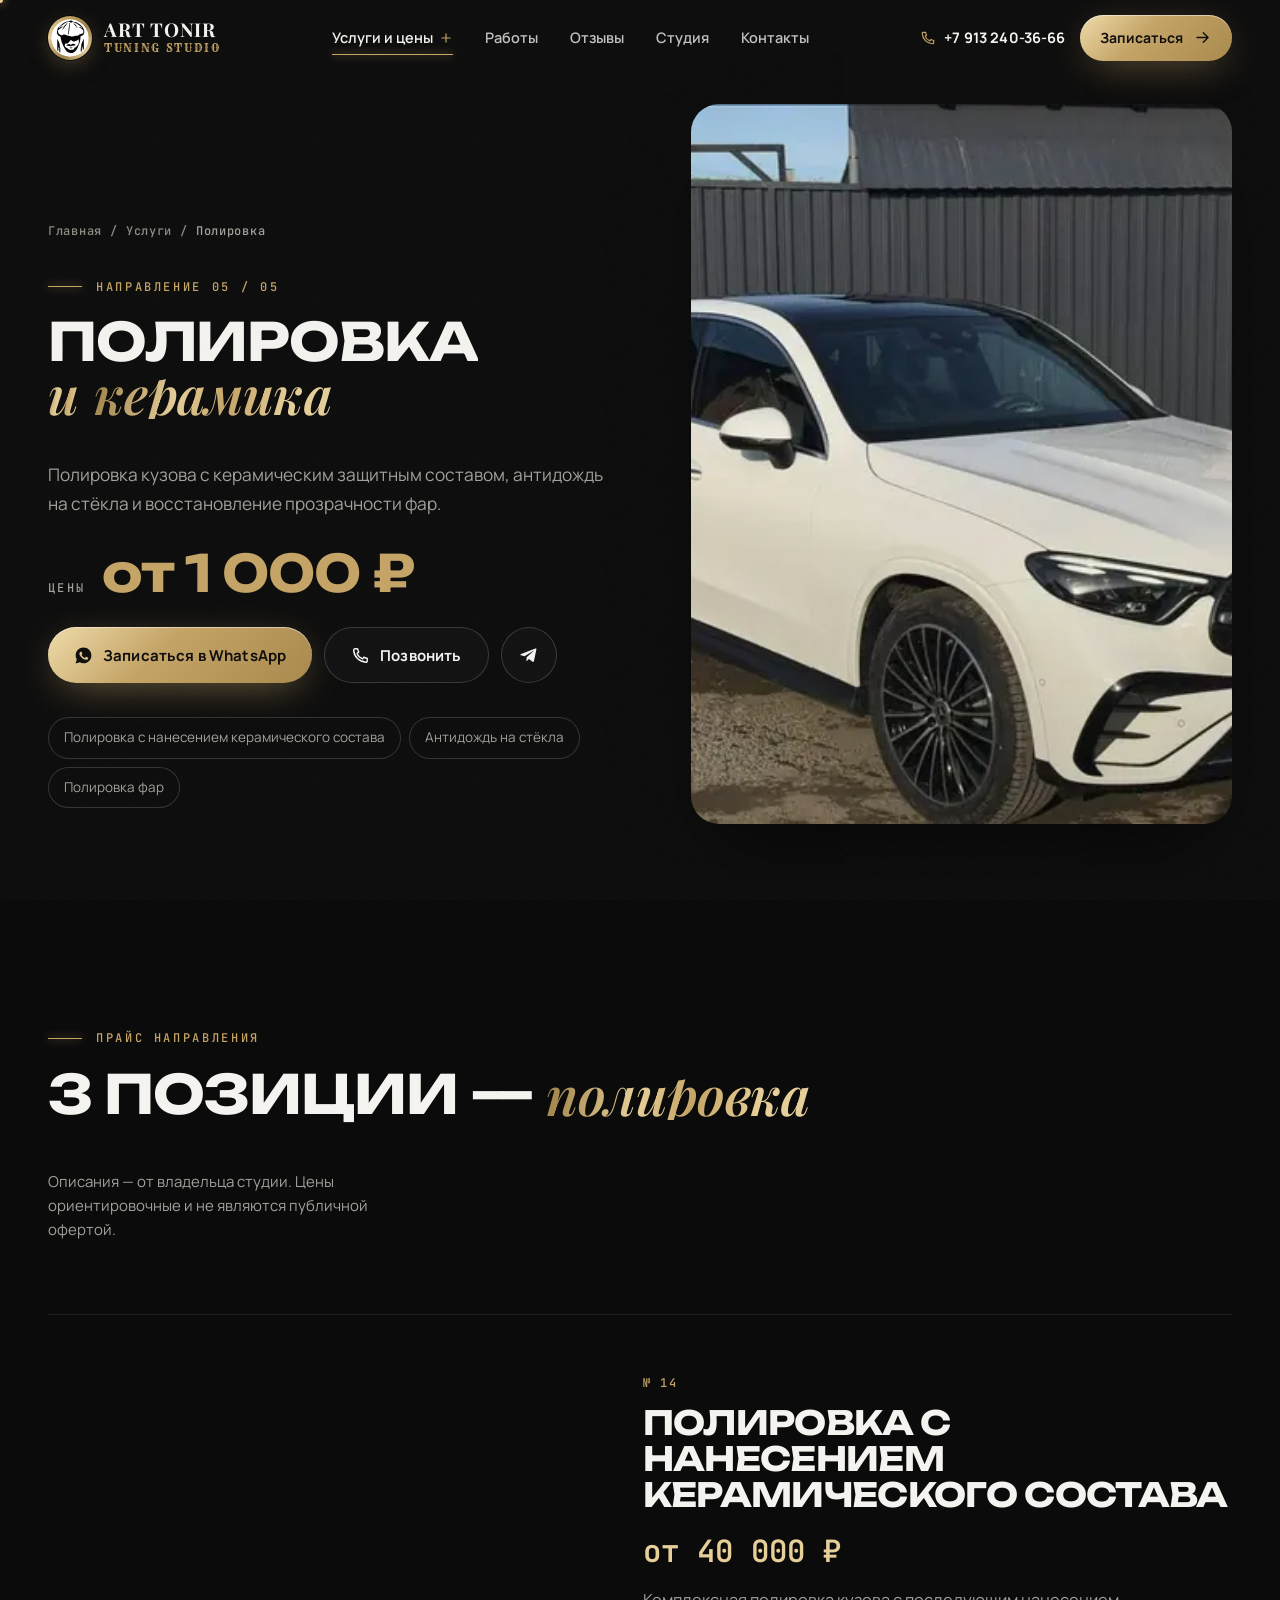
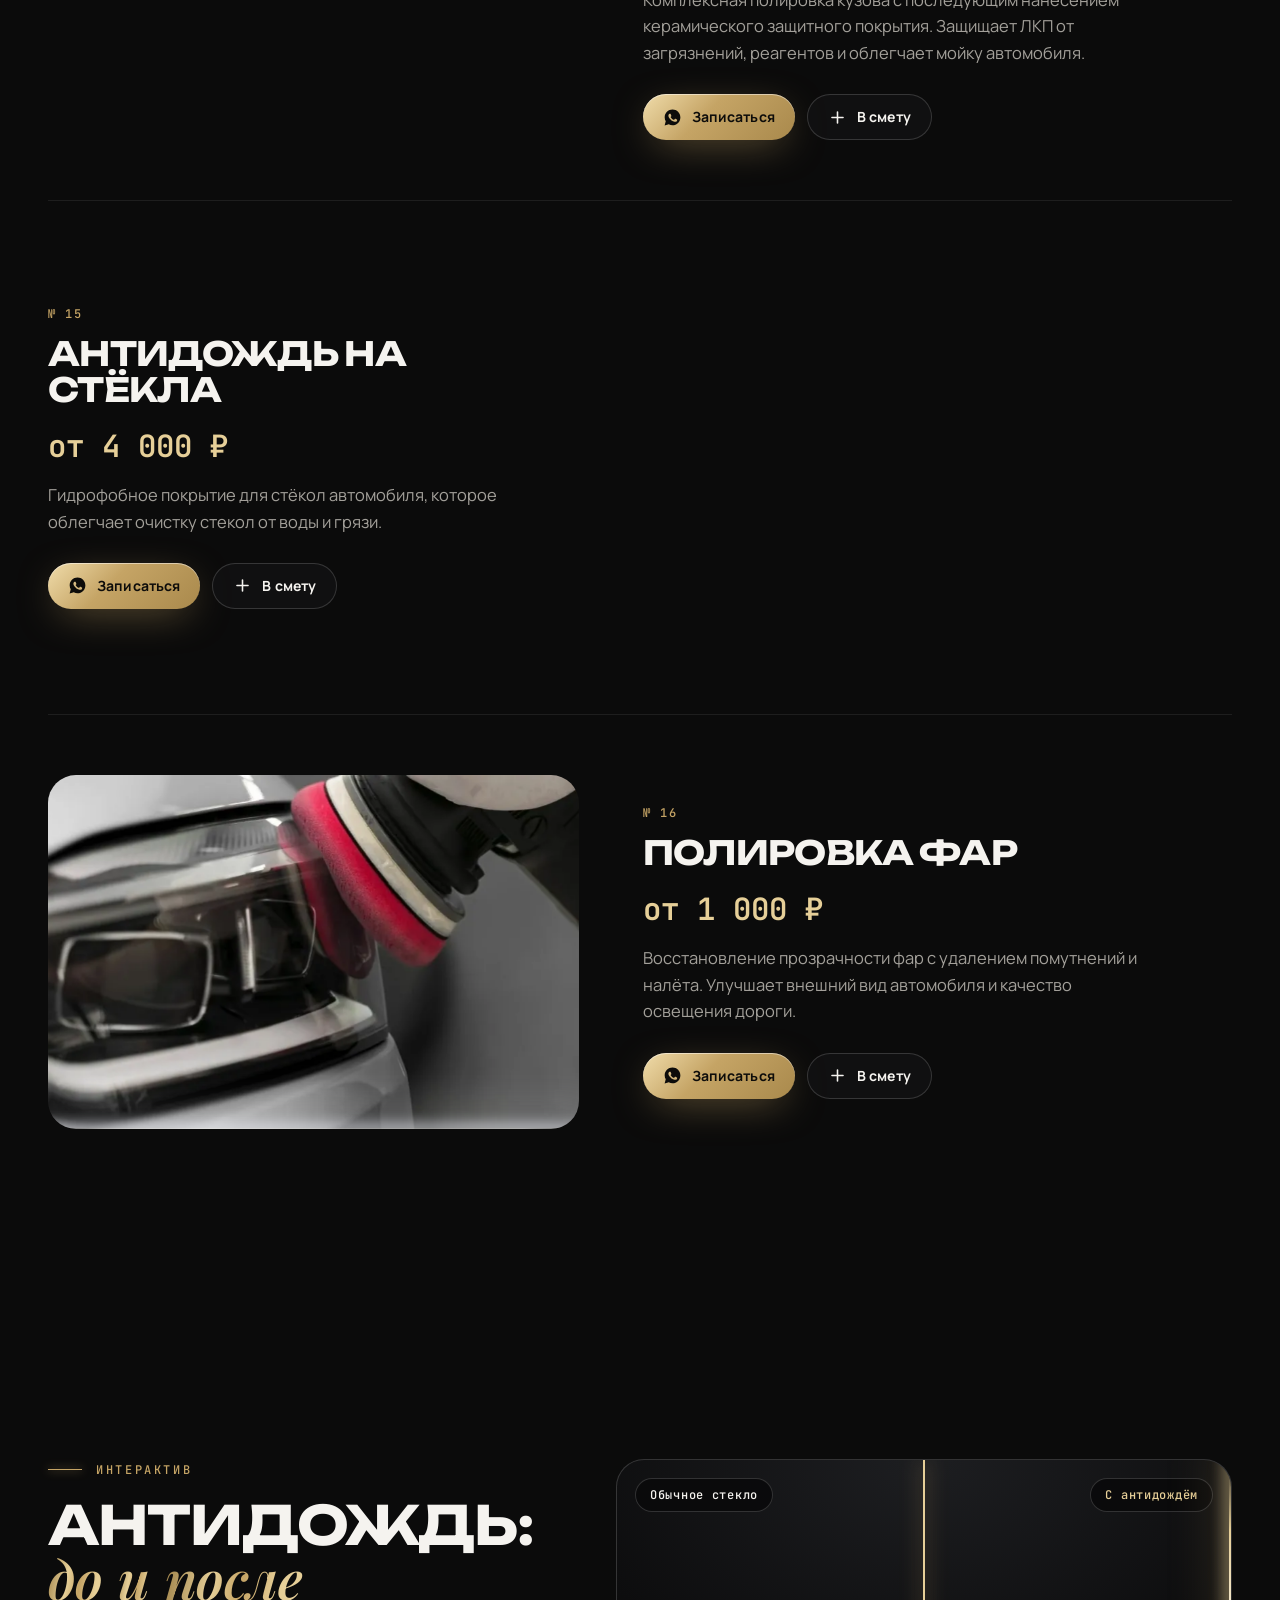
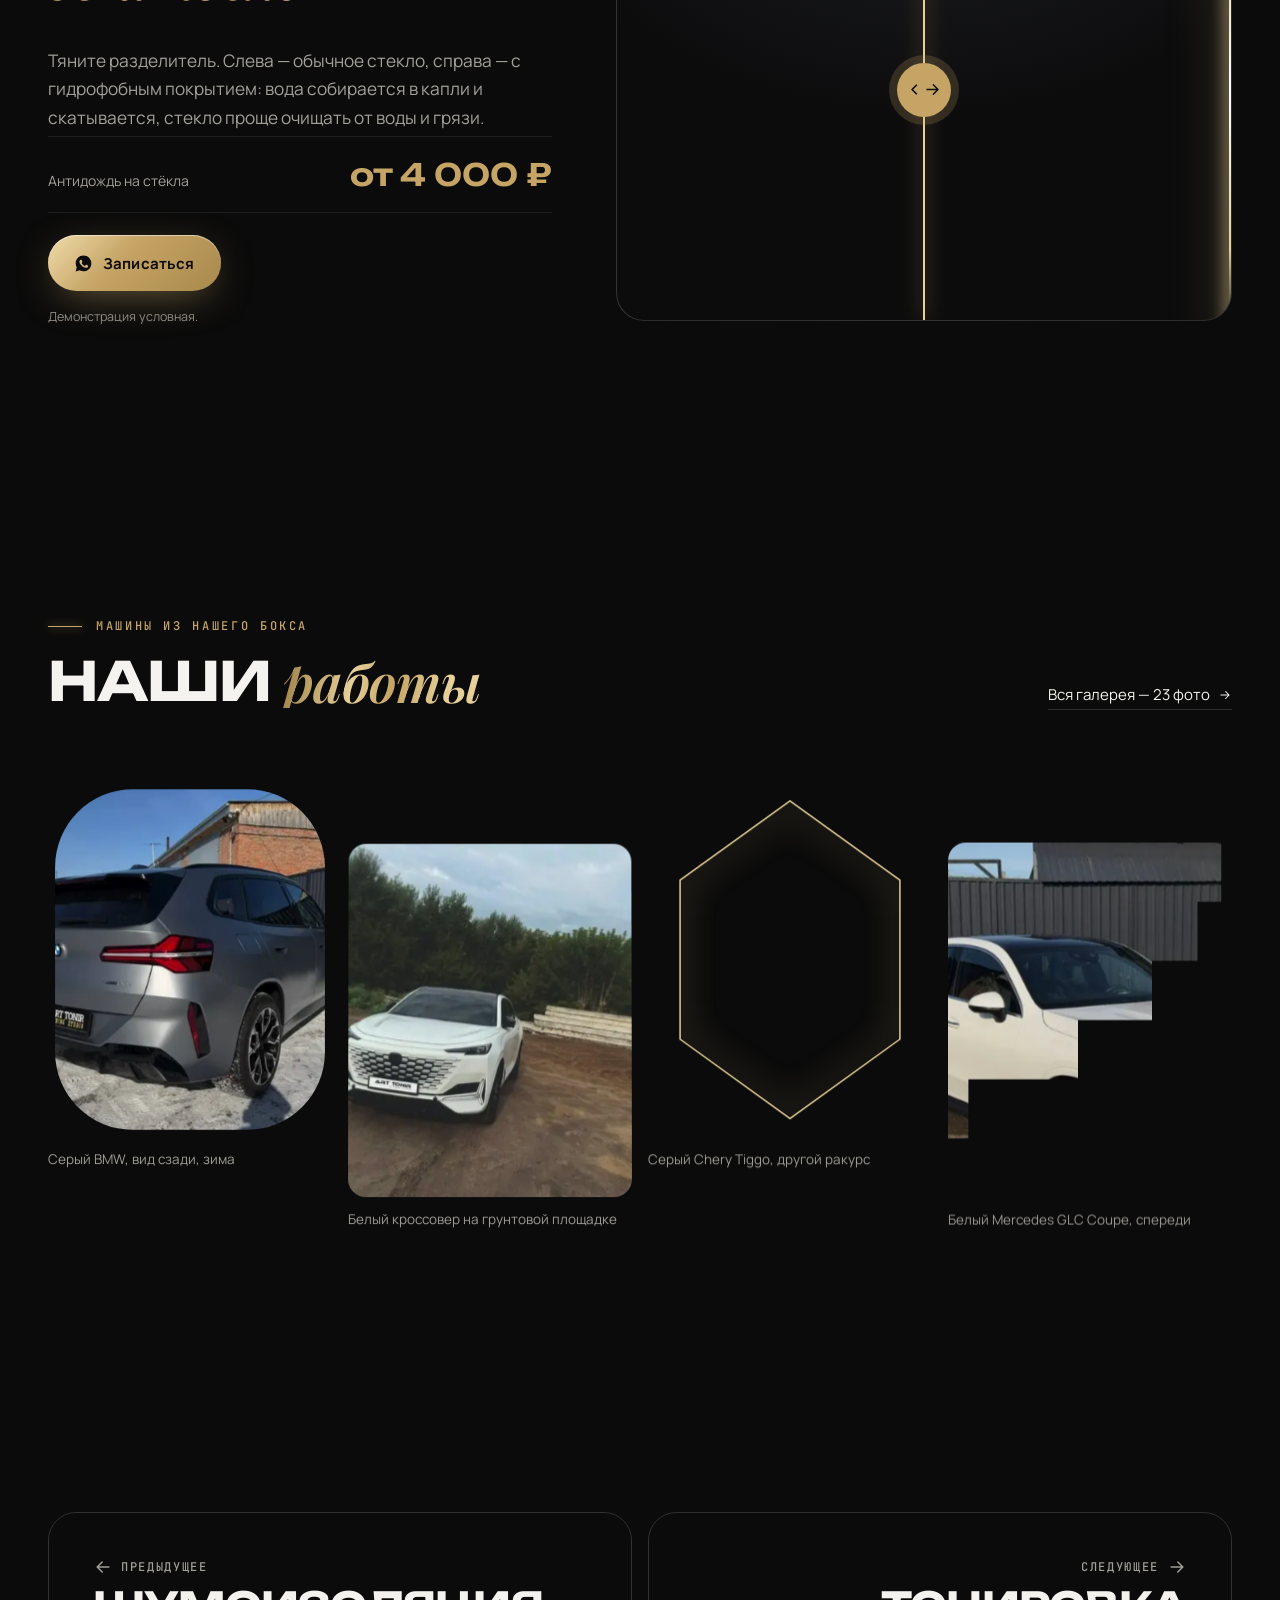
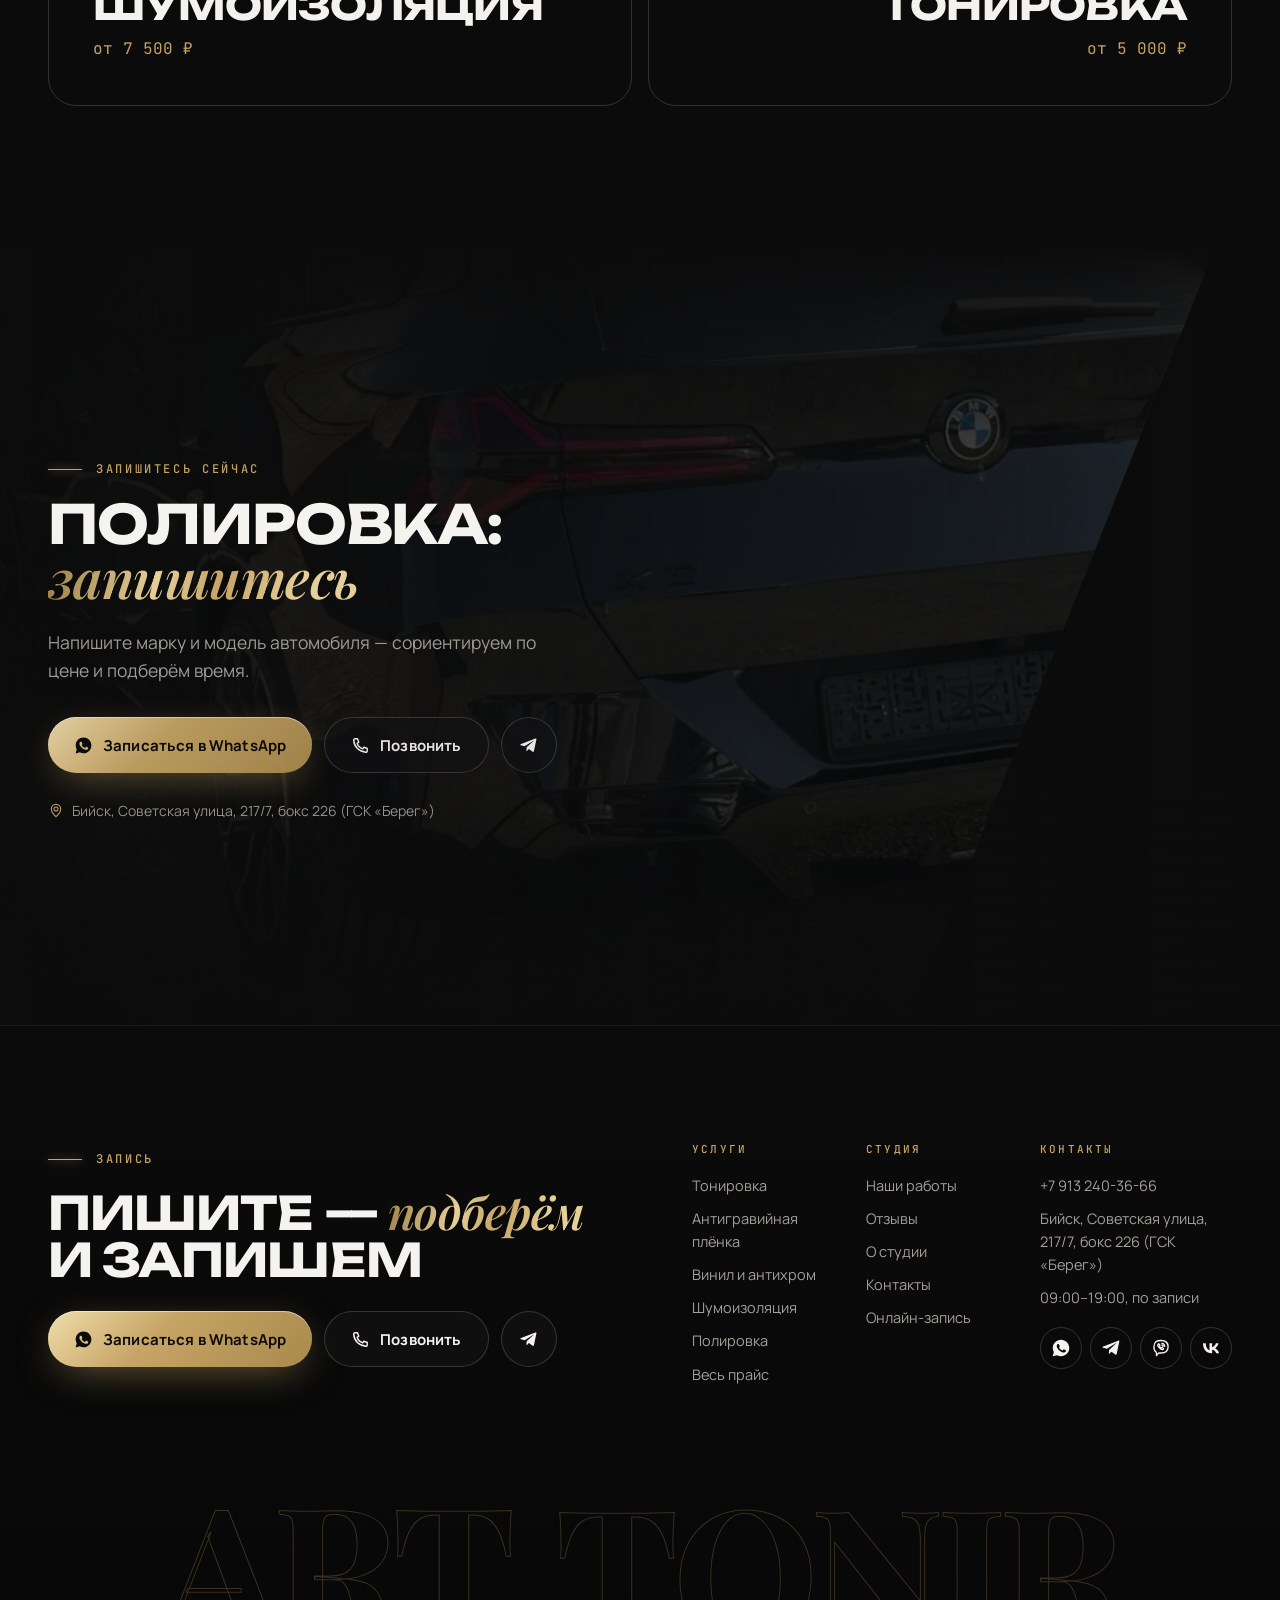
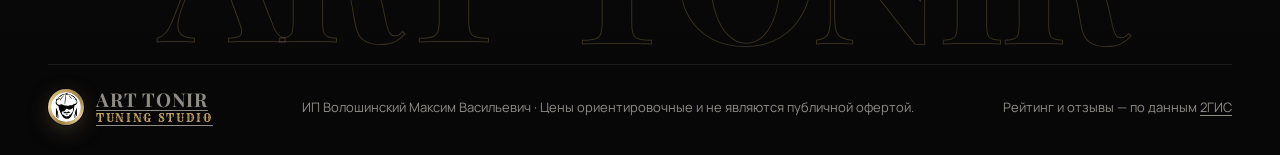
<file: polirovka.html>
<!doctype html>
<html lang="ru">
<head>
<meta charset="utf-8">
<meta name="viewport" content="width=device-width, initial-scale=1, viewport-fit=cover">
<title>Полировка авто, керамика, антидождь и полировка фар в Бийске | ART TONIR</title>
<meta name="description" content="Полировка кузова с керамикой в Бийске от 40 000 ₽, антидождь на стёкла от 4 000 ₽, полировка фар от 1 000 ₽. ART TONIR — рейтинг 5.0 в 2ГИС, запись в WhatsApp.">
<meta name="theme-color" content="#0B0B0B">
<meta name="robots" content="noindex, nofollow">
<link rel="canonical" href="https://demositestxv1.netlify.app/polirovka.html">
<meta property="og:url" content="https://demositestxv1.netlify.app/polirovka.html">
<meta property="og:type" content="website">
<meta property="og:locale" content="ru_RU">
<meta property="og:site_name" content="ART TONIR">
<meta property="og:title" content="Полировка авто, керамика, антидождь и полировка фар в Бийске | ART TONIR">
<meta property="og:description" content="Полировка кузова с керамикой в Бийске от 40 000 ₽, антидождь на стёкла от 4 000 ₽, полировка фар от 1 000 ₽. ART TONIR — рейтинг 5.0 в 2ГИС, запись в WhatsApp.">
<meta property="og:image" content="https://demositestxv1.netlify.app/assets/img/og.jpg">
<meta property="og:image:width" content="1200">
<meta property="og:image:height" content="630">
<meta property="og:image:alt" content="ART TONIR — тонировка, антигравийная плёнка и шумоизоляция в Бийске">
<meta name="twitter:card" content="summary_large_image">
<link rel="icon" type="image/png" sizes="32x32" href="assets/img/logo/logo-32.png">
<link rel="apple-touch-icon" href="assets/img/logo/logo-180.png">
<link rel="preconnect" href="https://fonts.googleapis.com">
<link rel="preconnect" href="https://fonts.gstatic.com" crossorigin>
<link rel="stylesheet" href="https://fonts.googleapis.com/css2?family=Unbounded:wght@400;500;600;700;800&family=Manrope:wght@400;500;600;700;800&family=Playfair+Display:ital,wght@0,600;0,700;1,500;1,600;1,700&family=JetBrains+Mono:wght@400;500&family=Rye&display=swap">
<link rel="stylesheet" href="assets/css/main.css?v=6">

<script>(function(d){var h=d.documentElement;h.classList.add('js');if(!matchMedia('(prefers-reduced-motion: reduce)').matches){h.classList.add('anim');setTimeout(function(){if(!window.__AT_READY){h.classList.remove('anim')}},4000)}try{if(sessionStorage.getItem('at-pt')){h.classList.add('pt-in');sessionStorage.removeItem('at-pt')}}catch(e){}})(document)</script>

<script type="application/ld+json">{"@context":"https://schema.org","@type":"AutoRepair","name":"ART TONIR (Арт Тонир)","alternateName":["Арт Тонир","ART TONIR Tuning Studio","Art Tonir"],"description":"Тюнинг-студия в Бийске: тонировка, антигравийная плёнка, оклейка винилом, шумоизоляция, полировка.","image":"https://demositestxv1.netlify.app/assets/img/og.jpg","logo":"https://demositestxv1.netlify.app/assets/img/logo/logo-512.png","telephone":"+79132403666","address":{"@type":"PostalAddress","streetAddress":"Советская улица, 217/7, ГСК «Берег», бокс 226","addressLocality":"Бийск","addressRegion":"Алтайский край","postalCode":"659321","addressCountry":"RU"},"geo":{"@type":"GeoCoordinates","latitude":52.506837,"longitude":85.167647},"openingHours":"09:00-19:00","paymentAccepted":"Наличные, оплата через банк, перевод с карты","priceRange":"₽₽","sameAs":["https://vk.com/club41185870","https://2gis.ru/biysk/firm/2815279048724091"],"aggregateRating":{"@type":"AggregateRating","ratingValue":"5.0","ratingCount":123,"reviewCount":92,"bestRating":"5"},"url":"https://demositestxv1.netlify.app/"}</script>
</head>
<body class="">
<a class="skip" href="#main">Перейти к содержанию</a>
<svg width="0" height="0" style="position:absolute" aria-hidden="true">
<symbol id="i-wa" viewBox="0 0 24 24"><path fill="currentColor" d="M12.04 2C6.58 2 2.13 6.45 2.13 11.91c0 1.75.46 3.45 1.32 4.95L2.05 22l5.25-1.38a9.9 9.9 0 0 0 4.74 1.21c5.46 0 9.91-4.45 9.91-9.91C21.95 6.45 17.5 2 12.04 2Zm5.8 14.03c-.24.68-1.42 1.3-1.95 1.35-.5.05-.97.23-3.27-.68-2.77-1.09-4.52-3.92-4.66-4.1-.13-.18-1.11-1.48-1.11-2.82 0-1.34.7-2 .95-2.27.25-.27.54-.34.72-.34h.52c.17 0 .4-.06.62.48.24.56.8 1.94.87 2.08.07.14.11.3.02.48-.09.18-.14.3-.27.46l-.41.48c-.14.14-.28.29-.12.56.16.27.71 1.17 1.52 1.9 1.05.93 1.93 1.22 2.2 1.36.27.14.43.11.59-.07.16-.18.68-.79.86-1.06.18-.27.36-.23.61-.14.25.09 1.58.75 1.85.88.27.14.45.2.52.32.07.11.07.66-.17 1.34Z"/></symbol>
<symbol id="i-tg" viewBox="0 0 24 24"><path fill="currentColor" d="M21.94 4.3 18.9 19.04c-.23 1.02-.83 1.27-1.69.79l-4.66-3.43-2.25 2.16c-.25.25-.46.46-.94.46l.34-4.76 8.66-7.83c.38-.34-.08-.52-.58-.19L7.07 13.02l-4.6-1.44c-1-.31-1.02-1 .21-1.48l18-6.94c.83-.3 1.56.2 1.26 1.14Z"/></symbol>
<symbol id="i-phone" viewBox="0 0 24 24"><path fill="none" stroke="currentColor" stroke-width="1.8" stroke-linecap="round" stroke-linejoin="round" d="M5 3.5h3.2l1.6 4.3-2.1 1.4a11.5 11.5 0 0 0 7.1 7.1l1.4-2.1 4.3 1.6V19a1.6 1.6 0 0 1-1.7 1.6C10.3 20.1 3.9 13.7 3.4 5.2A1.6 1.6 0 0 1 5 3.5Z"/></symbol>
<symbol id="i-arrow" viewBox="0 0 24 24"><path fill="none" stroke="currentColor" stroke-width="1.8" stroke-linecap="round" stroke-linejoin="round" d="M5 12h14m-6-6 6 6-6 6"/></symbol>
<symbol id="i-arrow-up" viewBox="0 0 24 24"><path fill="none" stroke="currentColor" stroke-width="1.8" stroke-linecap="round" stroke-linejoin="round" d="M7 17 17 7M8 7h9v9"/></symbol>
<symbol id="i-star" viewBox="0 0 24 24"><path fill="currentColor" d="m12 2.6 2.8 6 6.6.7-4.9 4.5 1.4 6.5L12 17l-5.9 3.3 1.4-6.5-4.9-4.5 6.6-.7L12 2.6Z"/></symbol>
<symbol id="i-vk" viewBox="0 0 24 24"><path fill="currentColor" d="M12.8 18.2C6.3 18.2 2.6 13.8 2.4 6.3h3.3c.1 5.5 2.6 7.8 4.5 8.3V6.3h3.1v4.7c1.9-.2 3.9-2.4 4.6-4.7H21c-.5 2.9-2.6 5.1-4.1 6 1.5.7 3.9 2.6 4.8 5.9h-3.4c-.7-2.2-2.5-4-4.9-4.2v4.2h-.6Z"/></symbol>
<symbol id="i-viber" viewBox="0 0 24 24"><path fill="none" stroke="currentColor" stroke-width="1.6" stroke-linecap="round" stroke-linejoin="round" d="M12 3c5 0 8.5 1.6 8.5 7.5S17 18 12 18c-.8 0-1.6-.1-2.3-.2L6.5 21v-3.9C4.4 16 3.5 13.9 3.5 10.5 3.5 4.6 7 3 12 3Zm-2.2 4.2c-.5-.3-1.1 0-1.4.5-.5.8 0 2.5 1.6 4.2 1.6 1.7 3.4 2.4 4.3 1.9.5-.3.8-.9.4-1.4l-.9-.8c-.3-.3-.8-.3-1.1 0l-.4.4c-.9-.4-1.8-1.3-2.2-2.2l.4-.4c.3-.3.3-.8 0-1.1l-.7-1.1ZM13 6.5a4 4 0 0 1 3.5 3.6M13 8.6a2 2 0 0 1 1.5 1.5"/></symbol>
<symbol id="i-pin" viewBox="0 0 24 24"><path fill="none" stroke="currentColor" stroke-width="1.8" stroke-linecap="round" stroke-linejoin="round" d="M12 21s-7-6.1-7-11.5A7 7 0 0 1 19 9.5C19 14.9 12 21 12 21Zm0-8.5a3 3 0 1 0 0-6 3 3 0 0 0 0 6Z"/></symbol>
<symbol id="i-clock" viewBox="0 0 24 24"><path fill="none" stroke="currentColor" stroke-width="1.8" stroke-linecap="round" stroke-linejoin="round" d="M12 21a9 9 0 1 0 0-18 9 9 0 0 0 0 18Zm0-13v4.5l3 1.8"/></symbol>
<symbol id="i-card" viewBox="0 0 24 24"><path fill="none" stroke="currentColor" stroke-width="1.8" stroke-linecap="round" stroke-linejoin="round" d="M3.5 6.5h17v11h-17zM3.5 10h17M7 14.5h3"/></symbol>
<symbol id="i-plus" viewBox="0 0 24 24"><path fill="none" stroke="currentColor" stroke-width="2" stroke-linecap="round" d="M12 5v14M5 12h14"/></symbol>
<symbol id="i-check" viewBox="0 0 24 24"><path fill="none" stroke="currentColor" stroke-width="2.2" stroke-linecap="round" stroke-linejoin="round" d="m5 12.5 4.5 4.5L19 7.5"/></symbol>
<symbol id="i-close" viewBox="0 0 24 24"><path fill="none" stroke="currentColor" stroke-width="2" stroke-linecap="round" d="M6 6l12 12M18 6 6 18"/></symbol>
<symbol id="i-door" viewBox="0 0 24 24"><path fill="none" stroke="currentColor" stroke-width="1.8" stroke-linecap="round" stroke-linejoin="round" d="M5 21V4.5A1.5 1.5 0 0 1 6.5 3h11A1.5 1.5 0 0 1 19 4.5V21M3 21h18M15 12h.01"/></symbol>
<symbol id="i-list" viewBox="0 0 24 24"><path fill="none" stroke="currentColor" stroke-width="1.8" stroke-linecap="round" d="M9 6h11M9 12h11M9 18h11M4.5 6h.01M4.5 12h.01M4.5 18h.01"/></symbol>
<symbol id="i-sound" viewBox="0 0 24 24"><path fill="none" stroke="currentColor" stroke-width="1.8" stroke-linecap="round" stroke-linejoin="round" d="M4 9.5h3.5L12 5.5v13l-4.5-4H4zM16 9a4 4 0 0 1 0 6M18.5 6.5a7.5 7.5 0 0 1 0 11"/></symbol>
<symbol id="i-bolt" viewBox="0 0 24 24"><path fill="currentColor" d="M13.5 2 4 14h6.5L9.5 22 20 9.5h-6.6L13.5 2Z"/></symbol>
</svg>
<div class="pt" aria-hidden="true"><div class="pt__film"><span class="pt__edge"></span><span class="pt__logo"><svg viewBox="0 0 776 776" aria-hidden="true" focusable="false">
  <circle cx="388.0" cy="388.0" r="382.0" fill="#ffffff"/>
  <path fill="#000000" fill-rule="evenodd" d="M396.0,692.5C386.3,691.1 371.9,687.5 362.0,683.9C346.8,678.3 327.5,665.3 313.8,651.4C300.2,637.4 290.9,625.1 278.6,604.3C272.0,593.1 248.9,547.0 245.2,537.5C244.1,534.8 241.1,527.3 238.5,521.0C232.5,506.2 229.8,499.0 225.0,485.5C222.8,479.4 219.9,471.4 218.5,467.7C211.1,447.8 201.3,409.1 198.0,386.5C196.9,378.8 195.5,371.0 194.9,369.3C192.9,363.1 186.1,357.8 168.8,348.9C148.8,338.6 144.2,334.5 139.2,322.5C137.3,318.1 133.1,310.4 129.8,305.3C122.3,293.8 121.0,289.5 121.0,276.1C121.1,264.9 121.2,264.0 125.4,246.2C126.9,239.9 128.5,229.8 129.1,223.7C130.9,203.9 134.3,192.2 141.1,182.3C145.1,176.6 148.1,173.4 157.6,165.5C161.4,162.2 174.0,151.4 185.6,141.5C225.9,106.7 251.6,87.5 277.0,72.8C298.6,60.3 315.0,55.1 342.0,52.0C354.8,50.5 366.8,48.1 370.5,46.3C372.1,45.4 375.9,43.0 378.8,40.8C386.4,35.2 391.8,33.0 401.8,31.8C419.3,29.7 432.0,34.5 440.7,46.7C443.2,50.2 446.4,53.7 447.9,54.4C449.3,55.2 453.9,56.1 458.0,56.4C494.0,59.7 534.1,73.5 569.0,94.8C599.5,113.4 632.1,144.3 649.6,171.3C663.2,192.1 671.9,211.2 676.7,230.8C679.1,240.3 679.4,243.4 679.4,259.0C679.4,278.4 678.2,285.0 671.9,299.2C663.2,319.2 651.9,328.7 617.7,345.0C608.3,349.5 606.6,350.7 605.4,353.6C604.0,356.9 603.4,362.2 601.0,390.5C598.7,417.6 593.6,452.7 589.9,466.0C585.9,480.3 579.8,497.6 570.3,521.5C565.0,534.7 560.4,546.6 559.9,548.0C559.5,549.4 557.5,554.3 555.5,559.0C553.5,563.7 550.6,570.9 549.0,575.0C538.2,603.6 526.1,624.6 509.2,643.6C481.8,674.3 460.5,688.2 434.0,692.6C423.8,694.3 408.9,694.2 396.0,692.5Z M178.4,680.7L169.5,674.4L169.0,631.5C168.6,600.1 168.2,587.9 167.3,586.4C166.0,584.2 159.3,579.8 155.4,578.6C154.0,578.2 152.6,578.5 151.6,579.5C150.2,581.0 150.0,585.5 150.0,618.6C150.0,647.9 149.7,656.0 148.8,656.0C148.1,656.0 143.1,651.8 137.7,646.7L128.0,637.5L128.0,522.8L128.0,408.0L130.3,408.0C132.9,408.0 132.6,407.3 143.7,432.0C157.9,463.4 163.8,477.3 174.5,505.5C178.2,515.2 179.1,524.6 178.9,549.9L178.7,573.4L181.0,574.9C182.2,575.8 184.8,577.9 186.6,579.7L190.0,582.8L190.0,634.9C190.0,678.3 189.8,687.0 188.6,687.0C187.9,687.0 183.3,684.2 178.4,680.7Z M608.0,629.0C608.0,580.8 607.7,582.7 615.2,576.0C617.5,573.9 619.2,571.5 619.3,570.0C619.4,568.6 619.1,560.5 618.6,552.0C617.2,525.4 620.4,511.2 635.6,476.6C639.8,467.2 646.3,452.3 650.2,443.5C654.0,434.7 659.1,423.2 661.4,418.0C664.6,410.6 666.0,408.4 667.7,408.2C669.3,408.0 670.1,408.5 670.5,410.3C670.9,411.6 671.0,457.7 670.8,512.7L670.5,612.7L661.4,623.1C656.4,628.8 651.6,633.6 650.7,633.8C649.1,634.1 649.0,632.0 649.0,607.7C649.0,583.7 648.8,581.0 647.2,579.0L645.4,576.8L640.3,579.3C630.9,584.1 630.4,585.3 629.7,604.5C629.3,613.8 629.0,629.3 629.0,639.0L629.0,656.6L619.8,664.3C614.7,668.5 610.0,672.0 609.3,672.0C608.3,672.0 608.0,663.5 608.0,629.0Z M438.0,628.5C456.5,625.4 462.8,620.5 473.0,601.2C482.0,584.2 483.4,582.6 491.2,581.0C498.6,579.6 509.0,575.8 512.5,573.3C513.9,572.3 517.6,567.5 520.7,562.5C527.7,551.3 531.3,546.7 541.5,536.0C550.5,526.5 552.4,524.0 556.8,515.9C561.4,507.3 564.7,495.7 565.9,483.0C566.6,476.7 567.8,467.7 568.6,463.1C570.0,455.4 570.0,454.4 568.4,450.0C566.7,445.3 566.7,445.2 569.1,441.4C572.5,435.9 572.5,427.2 569.1,423.6C566.1,420.4 561.3,419.4 556.6,421.0C554.7,421.6 549.3,425.7 544.7,430.0C540.0,434.3 535.1,438.4 533.8,439.1C532.6,439.8 523.6,442.9 514.0,446.1C504.4,449.3 492.7,453.3 488.0,455.1C480.2,458.1 478.5,458.4 468.0,458.4C455.1,458.5 455.6,458.7 436.2,447.1C420.7,437.9 415.9,436.0 407.8,436.0C395.9,436.0 390.6,440.4 373.1,464.8C360.2,482.6 354.7,488.7 345.8,494.6C334.8,501.9 329.7,503.1 310.4,502.8C291.4,502.5 292.4,502.0 286.7,513.5C276.7,533.5 277.8,548.2 290.7,567.2C301.2,582.9 309.5,588.5 326.1,591.6C335.9,593.4 340.4,595.7 342.8,600.1C347.7,609.1 352.4,615.3 356.7,618.4C363.4,623.4 374.9,627.6 385.5,629.0C390.4,629.6 395.2,630.3 396.0,630.5C399.6,631.4 429.4,630.0 438.0,628.5Z M400.5,597.0C392.2,594.6 379.8,588.5 377.1,585.6C375.8,584.3 375.0,582.4 375.2,581.3C375.5,579.8 376.4,579.5 381.5,579.8C384.8,579.9 398.5,580.1 412.0,580.3C425.5,580.4 437.1,580.9 437.8,581.3C442.3,584.3 434.0,593.5 423.6,597.0C416.3,599.4 408.5,599.5 400.5,597.0Z M398.5,554.3C392.0,551.9 390.3,551.7 375.0,551.6C359.8,551.5 357.8,551.3 349.1,548.6C341.0,546.2 338.6,545.8 332.8,546.4C324.8,547.1 322.6,546.3 321.1,541.9C317.4,531.3 321.8,525.4 336.5,520.9C342.0,519.2 350.3,515.7 354.9,513.2C368.5,505.9 374.3,506.9 387.9,518.5C397.2,526.4 403.9,528.9 411.0,527.0C414.2,526.1 417.6,523.6 424.4,517.1C438.4,503.8 440.0,503.7 472.0,512.2C495.7,518.5 500.2,521.6 498.6,530.3C497.4,536.6 494.6,538.0 481.1,539.5C474.4,540.3 466.5,541.8 463.4,542.9C456.1,545.7 451.2,546.7 439.9,548.0C430.6,549.1 421.8,551.2 419.6,552.8C418.1,554.0 409.0,557.0 407.1,557.0C406.2,557.0 402.4,555.8 398.5,554.3Z M448.8,355.0C454.3,353.9 465.5,351.2 473.7,349.1C492.8,344.1 494.2,344.0 522.0,343.1C551.1,342.1 551.3,342.0 564.4,328.6C569.4,323.5 575.5,318.2 578.0,317.0C582.8,314.6 599.0,309.7 606.1,308.5C616.2,306.8 637.6,300.9 642.8,298.4C649.5,295.1 657.6,287.6 658.6,283.7C659.0,282.0 658.7,279.1 658.0,276.9C656.8,273.3 656.8,272.7 658.9,269.9C664.7,262.1 664.0,242.4 657.5,229.5C648.1,210.6 628.8,195.2 591.3,176.9C577.3,170.0 569.0,165.4 569.0,164.5C569.0,162.3 572.3,162.7 583.0,165.9C598.4,170.6 608.2,174.4 624.8,181.9C633.5,185.9 637.0,186.5 637.0,184.0C637.0,182.4 624.3,168.5 612.9,157.5C593.2,138.6 566.7,118.6 537.6,100.6C522.9,91.5 516.0,88.2 507.3,85.9C502.1,84.6 498.7,83.1 496.2,80.8C494.2,79.1 489.4,76.2 485.5,74.4C477.0,70.5 450.1,62.0 446.1,62.0C444.5,62.0 439.2,63.8 434.3,66.1C429.5,68.4 421.4,71.0 416.5,72.1C408.7,73.7 406.3,73.8 398.5,72.9C389.1,71.7 383.3,69.5 375.1,63.6C370.9,60.6 370.3,60.5 361.6,60.6C355.4,60.7 348.3,61.8 339.5,63.8C310.1,70.7 289.5,80.9 264.5,101.0C254.9,108.8 242.5,117.4 229.5,125.5C223.4,129.2 212.8,135.9 205.8,140.4C198.8,144.9 191.7,149.3 190.1,150.2C188.4,151.1 186.5,153.2 185.8,154.7C184.2,158.6 181.0,162.0 179.0,162.0C173.5,162.0 158.1,176.0 153.8,184.9C151.8,189.1 151.8,189.4 153.4,190.6C156.0,192.4 157.7,191.6 176.8,179.1C195.0,167.3 201.8,163.6 212.5,159.7C219.8,157.1 237.0,154.4 239.6,155.4C244.9,157.4 238.2,162.5 176.2,203.5C155.3,217.4 146.8,226.7 143.4,239.5C138.3,258.6 148.9,290.7 166.0,308.1C171.6,313.8 174.4,315.6 186.0,321.2C205.1,330.4 208.7,331.5 220.0,331.5C228.8,331.5 230.1,331.2 238.0,327.6C252.5,321.1 260.1,319.0 269.3,319.0C283.4,319.0 297.6,323.0 321.5,333.8C341.8,342.9 348.0,344.4 377.3,347.5C385.4,348.4 394.0,349.8 396.3,350.6C413.5,356.9 431.9,358.4 448.8,355.0Z M358.2,318.7C352.7,312.1 352.6,276.1 358.0,219.4C359.1,207.4 360.7,192.8 361.5,187.0C362.4,181.2 363.5,172.2 364.0,167.0C366.8,140.7 372.7,103.8 375.7,94.5C379.1,83.7 384.3,76.9 387.1,79.7C387.9,80.5 385.8,110.5 384.5,116.5C384.2,117.6 383.4,126.4 382.5,136.0C381.7,145.6 380.1,161.8 379.0,172.0C374.2,217.4 370.2,258.2 368.5,279.8C367.0,297.7 364.4,315.2 362.8,318.2C361.8,320.3 359.7,320.5 358.2,318.7Z M229.4,222.6C228.8,221.0 231.6,211.6 235.5,202.3C242.2,186.2 251.1,171.1 267.2,148.5C277.5,134.2 324.4,88.1 333.7,83.2C340.6,79.5 339.3,83.5 329.2,96.9C305.5,128.0 280.2,161.4 266.8,179.0C258.6,189.7 247.6,204.2 242.3,211.2C233.1,223.5 230.6,225.7 229.4,222.6Z M531.8,182.2C530.4,180.7 525.8,174.6 521.5,168.5C511.2,154.0 502.0,142.2 498.0,138.5C496.3,136.8 492.8,132.5 490.4,128.7C486.4,122.5 484.5,120.9 475.4,115.4C473.8,114.5 473.7,113.9 474.7,111.7C475.8,109.3 475.4,108.4 469.5,100.3C457.8,84.5 456.5,82.0 459.4,82.0C461.3,82.0 479.7,97.5 491.3,108.9C506.1,123.3 516.5,137.2 527.3,156.7C532.3,165.7 538.0,179.8 538.0,183.0C538.0,185.9 534.9,185.5 531.8,182.2Z"/>
</svg>
</span></div></div>
<div class="cursor" aria-hidden="true"><div class="cursor__ring"><span class="cursor__label"></span></div><div class="cursor__dot"></div></div>
<div class="toast" role="status" aria-live="polite"></div>
<header class="hdr" data-hdr>
  <div class="container hdr__in">
    <a class="brand " href="index.html" aria-label="ART TONIR — на главную">
  <span class="brand__badge"><svg viewBox="0 0 776 776" aria-hidden="true" focusable="false">
  <circle cx="388.0" cy="388.0" r="382.0" fill="#ffffff"/>
  <path fill="#000000" fill-rule="evenodd" d="M396.0,692.5C386.3,691.1 371.9,687.5 362.0,683.9C346.8,678.3 327.5,665.3 313.8,651.4C300.2,637.4 290.9,625.1 278.6,604.3C272.0,593.1 248.9,547.0 245.2,537.5C244.1,534.8 241.1,527.3 238.5,521.0C232.5,506.2 229.8,499.0 225.0,485.5C222.8,479.4 219.9,471.4 218.5,467.7C211.1,447.8 201.3,409.1 198.0,386.5C196.9,378.8 195.5,371.0 194.9,369.3C192.9,363.1 186.1,357.8 168.8,348.9C148.8,338.6 144.2,334.5 139.2,322.5C137.3,318.1 133.1,310.4 129.8,305.3C122.3,293.8 121.0,289.5 121.0,276.1C121.1,264.9 121.2,264.0 125.4,246.2C126.9,239.9 128.5,229.8 129.1,223.7C130.9,203.9 134.3,192.2 141.1,182.3C145.1,176.6 148.1,173.4 157.6,165.5C161.4,162.2 174.0,151.4 185.6,141.5C225.9,106.7 251.6,87.5 277.0,72.8C298.6,60.3 315.0,55.1 342.0,52.0C354.8,50.5 366.8,48.1 370.5,46.3C372.1,45.4 375.9,43.0 378.8,40.8C386.4,35.2 391.8,33.0 401.8,31.8C419.3,29.7 432.0,34.5 440.7,46.7C443.2,50.2 446.4,53.7 447.9,54.4C449.3,55.2 453.9,56.1 458.0,56.4C494.0,59.7 534.1,73.5 569.0,94.8C599.5,113.4 632.1,144.3 649.6,171.3C663.2,192.1 671.9,211.2 676.7,230.8C679.1,240.3 679.4,243.4 679.4,259.0C679.4,278.4 678.2,285.0 671.9,299.2C663.2,319.2 651.9,328.7 617.7,345.0C608.3,349.5 606.6,350.7 605.4,353.6C604.0,356.9 603.4,362.2 601.0,390.5C598.7,417.6 593.6,452.7 589.9,466.0C585.9,480.3 579.8,497.6 570.3,521.5C565.0,534.7 560.4,546.6 559.9,548.0C559.5,549.4 557.5,554.3 555.5,559.0C553.5,563.7 550.6,570.9 549.0,575.0C538.2,603.6 526.1,624.6 509.2,643.6C481.8,674.3 460.5,688.2 434.0,692.6C423.8,694.3 408.9,694.2 396.0,692.5Z M178.4,680.7L169.5,674.4L169.0,631.5C168.6,600.1 168.2,587.9 167.3,586.4C166.0,584.2 159.3,579.8 155.4,578.6C154.0,578.2 152.6,578.5 151.6,579.5C150.2,581.0 150.0,585.5 150.0,618.6C150.0,647.9 149.7,656.0 148.8,656.0C148.1,656.0 143.1,651.8 137.7,646.7L128.0,637.5L128.0,522.8L128.0,408.0L130.3,408.0C132.9,408.0 132.6,407.3 143.7,432.0C157.9,463.4 163.8,477.3 174.5,505.5C178.2,515.2 179.1,524.6 178.9,549.9L178.7,573.4L181.0,574.9C182.2,575.8 184.8,577.9 186.6,579.7L190.0,582.8L190.0,634.9C190.0,678.3 189.8,687.0 188.6,687.0C187.9,687.0 183.3,684.2 178.4,680.7Z M608.0,629.0C608.0,580.8 607.7,582.7 615.2,576.0C617.5,573.9 619.2,571.5 619.3,570.0C619.4,568.6 619.1,560.5 618.6,552.0C617.2,525.4 620.4,511.2 635.6,476.6C639.8,467.2 646.3,452.3 650.2,443.5C654.0,434.7 659.1,423.2 661.4,418.0C664.6,410.6 666.0,408.4 667.7,408.2C669.3,408.0 670.1,408.5 670.5,410.3C670.9,411.6 671.0,457.7 670.8,512.7L670.5,612.7L661.4,623.1C656.4,628.8 651.6,633.6 650.7,633.8C649.1,634.1 649.0,632.0 649.0,607.7C649.0,583.7 648.8,581.0 647.2,579.0L645.4,576.8L640.3,579.3C630.9,584.1 630.4,585.3 629.7,604.5C629.3,613.8 629.0,629.3 629.0,639.0L629.0,656.6L619.8,664.3C614.7,668.5 610.0,672.0 609.3,672.0C608.3,672.0 608.0,663.5 608.0,629.0Z M438.0,628.5C456.5,625.4 462.8,620.5 473.0,601.2C482.0,584.2 483.4,582.6 491.2,581.0C498.6,579.6 509.0,575.8 512.5,573.3C513.9,572.3 517.6,567.5 520.7,562.5C527.7,551.3 531.3,546.7 541.5,536.0C550.5,526.5 552.4,524.0 556.8,515.9C561.4,507.3 564.7,495.7 565.9,483.0C566.6,476.7 567.8,467.7 568.6,463.1C570.0,455.4 570.0,454.4 568.4,450.0C566.7,445.3 566.7,445.2 569.1,441.4C572.5,435.9 572.5,427.2 569.1,423.6C566.1,420.4 561.3,419.4 556.6,421.0C554.7,421.6 549.3,425.7 544.7,430.0C540.0,434.3 535.1,438.4 533.8,439.1C532.6,439.8 523.6,442.9 514.0,446.1C504.4,449.3 492.7,453.3 488.0,455.1C480.2,458.1 478.5,458.4 468.0,458.4C455.1,458.5 455.6,458.7 436.2,447.1C420.7,437.9 415.9,436.0 407.8,436.0C395.9,436.0 390.6,440.4 373.1,464.8C360.2,482.6 354.7,488.7 345.8,494.6C334.8,501.9 329.7,503.1 310.4,502.8C291.4,502.5 292.4,502.0 286.7,513.5C276.7,533.5 277.8,548.2 290.7,567.2C301.2,582.9 309.5,588.5 326.1,591.6C335.9,593.4 340.4,595.7 342.8,600.1C347.7,609.1 352.4,615.3 356.7,618.4C363.4,623.4 374.9,627.6 385.5,629.0C390.4,629.6 395.2,630.3 396.0,630.5C399.6,631.4 429.4,630.0 438.0,628.5Z M400.5,597.0C392.2,594.6 379.8,588.5 377.1,585.6C375.8,584.3 375.0,582.4 375.2,581.3C375.5,579.8 376.4,579.5 381.5,579.8C384.8,579.9 398.5,580.1 412.0,580.3C425.5,580.4 437.1,580.9 437.8,581.3C442.3,584.3 434.0,593.5 423.6,597.0C416.3,599.4 408.5,599.5 400.5,597.0Z M398.5,554.3C392.0,551.9 390.3,551.7 375.0,551.6C359.8,551.5 357.8,551.3 349.1,548.6C341.0,546.2 338.6,545.8 332.8,546.4C324.8,547.1 322.6,546.3 321.1,541.9C317.4,531.3 321.8,525.4 336.5,520.9C342.0,519.2 350.3,515.7 354.9,513.2C368.5,505.9 374.3,506.9 387.9,518.5C397.2,526.4 403.9,528.9 411.0,527.0C414.2,526.1 417.6,523.6 424.4,517.1C438.4,503.8 440.0,503.7 472.0,512.2C495.7,518.5 500.2,521.6 498.6,530.3C497.4,536.6 494.6,538.0 481.1,539.5C474.4,540.3 466.5,541.8 463.4,542.9C456.1,545.7 451.2,546.7 439.9,548.0C430.6,549.1 421.8,551.2 419.6,552.8C418.1,554.0 409.0,557.0 407.1,557.0C406.2,557.0 402.4,555.8 398.5,554.3Z M448.8,355.0C454.3,353.9 465.5,351.2 473.7,349.1C492.8,344.1 494.2,344.0 522.0,343.1C551.1,342.1 551.3,342.0 564.4,328.6C569.4,323.5 575.5,318.2 578.0,317.0C582.8,314.6 599.0,309.7 606.1,308.5C616.2,306.8 637.6,300.9 642.8,298.4C649.5,295.1 657.6,287.6 658.6,283.7C659.0,282.0 658.7,279.1 658.0,276.9C656.8,273.3 656.8,272.7 658.9,269.9C664.7,262.1 664.0,242.4 657.5,229.5C648.1,210.6 628.8,195.2 591.3,176.9C577.3,170.0 569.0,165.4 569.0,164.5C569.0,162.3 572.3,162.7 583.0,165.9C598.4,170.6 608.2,174.4 624.8,181.9C633.5,185.9 637.0,186.5 637.0,184.0C637.0,182.4 624.3,168.5 612.9,157.5C593.2,138.6 566.7,118.6 537.6,100.6C522.9,91.5 516.0,88.2 507.3,85.9C502.1,84.6 498.7,83.1 496.2,80.8C494.2,79.1 489.4,76.2 485.5,74.4C477.0,70.5 450.1,62.0 446.1,62.0C444.5,62.0 439.2,63.8 434.3,66.1C429.5,68.4 421.4,71.0 416.5,72.1C408.7,73.7 406.3,73.8 398.5,72.9C389.1,71.7 383.3,69.5 375.1,63.6C370.9,60.6 370.3,60.5 361.6,60.6C355.4,60.7 348.3,61.8 339.5,63.8C310.1,70.7 289.5,80.9 264.5,101.0C254.9,108.8 242.5,117.4 229.5,125.5C223.4,129.2 212.8,135.9 205.8,140.4C198.8,144.9 191.7,149.3 190.1,150.2C188.4,151.1 186.5,153.2 185.8,154.7C184.2,158.6 181.0,162.0 179.0,162.0C173.5,162.0 158.1,176.0 153.8,184.9C151.8,189.1 151.8,189.4 153.4,190.6C156.0,192.4 157.7,191.6 176.8,179.1C195.0,167.3 201.8,163.6 212.5,159.7C219.8,157.1 237.0,154.4 239.6,155.4C244.9,157.4 238.2,162.5 176.2,203.5C155.3,217.4 146.8,226.7 143.4,239.5C138.3,258.6 148.9,290.7 166.0,308.1C171.6,313.8 174.4,315.6 186.0,321.2C205.1,330.4 208.7,331.5 220.0,331.5C228.8,331.5 230.1,331.2 238.0,327.6C252.5,321.1 260.1,319.0 269.3,319.0C283.4,319.0 297.6,323.0 321.5,333.8C341.8,342.9 348.0,344.4 377.3,347.5C385.4,348.4 394.0,349.8 396.3,350.6C413.5,356.9 431.9,358.4 448.8,355.0Z M358.2,318.7C352.7,312.1 352.6,276.1 358.0,219.4C359.1,207.4 360.7,192.8 361.5,187.0C362.4,181.2 363.5,172.2 364.0,167.0C366.8,140.7 372.7,103.8 375.7,94.5C379.1,83.7 384.3,76.9 387.1,79.7C387.9,80.5 385.8,110.5 384.5,116.5C384.2,117.6 383.4,126.4 382.5,136.0C381.7,145.6 380.1,161.8 379.0,172.0C374.2,217.4 370.2,258.2 368.5,279.8C367.0,297.7 364.4,315.2 362.8,318.2C361.8,320.3 359.7,320.5 358.2,318.7Z M229.4,222.6C228.8,221.0 231.6,211.6 235.5,202.3C242.2,186.2 251.1,171.1 267.2,148.5C277.5,134.2 324.4,88.1 333.7,83.2C340.6,79.5 339.3,83.5 329.2,96.9C305.5,128.0 280.2,161.4 266.8,179.0C258.6,189.7 247.6,204.2 242.3,211.2C233.1,223.5 230.6,225.7 229.4,222.6Z M531.8,182.2C530.4,180.7 525.8,174.6 521.5,168.5C511.2,154.0 502.0,142.2 498.0,138.5C496.3,136.8 492.8,132.5 490.4,128.7C486.4,122.5 484.5,120.9 475.4,115.4C473.8,114.5 473.7,113.9 474.7,111.7C475.8,109.3 475.4,108.4 469.5,100.3C457.8,84.5 456.5,82.0 459.4,82.0C461.3,82.0 479.7,97.5 491.3,108.9C506.1,123.3 516.5,137.2 527.3,156.7C532.3,165.7 538.0,179.8 538.0,183.0C538.0,185.9 534.9,185.5 531.8,182.2Z"/>
</svg>
</span>
  <span class="brand__txt"><b>ART TONIR</b><i>Tuning Studio</i></span>
</a>
    <nav class="nav" aria-label="Основное меню">
      <div class="nav__dd">
        <a href="uslugi.html" aria-current="page" class="nav__link">Услуги и цены <svg class="ic ic--xs" aria-hidden="true"><use href="#i-plus"/></svg></a>
        <div class="mega" role="group" aria-label="Направления">
          <div class="mega__grid"><a class="mega__card" href="tonirovka.html">
        <span class="mega__img"><img src="assets/img/services/07_tint-rear-hemisphere-800.webp" srcset="assets/img/services/07_tint-rear-hemisphere-400.webp 400w, assets/img/services/07_tint-rear-hemisphere-800.webp 800w" sizes="220px" width="800" height="527" alt="Тонировка" loading="lazy" decoding="async"></span>
        <span class="mega__num">01</span>
        <span class="mega__name">Тонировка</span>
        <span class="mega__price">от 5 000&nbsp;₽</span>
      </a><a class="mega__card" href="antigravijnaya-plenka.html">
        <span class="mega__img"><img src="assets/img/services/01_ppf-full-body_photo1-800.webp" srcset="assets/img/services/01_ppf-full-body_photo1-400.webp 400w, assets/img/services/01_ppf-full-body_photo1-800.webp 800w" sizes="220px" width="800" height="524" alt="Антигравийная плёнка" loading="lazy" decoding="async"></span>
        <span class="mega__num">02</span>
        <span class="mega__name">Антигравийная плёнка</span>
        <span class="mega__price">от 2 000&nbsp;₽</span>
      </a><a class="mega__card" href="vinil.html">
        <span class="mega__img"><img src="assets/img/services/04_color-change-wrap-800.webp" srcset="assets/img/services/04_color-change-wrap-400.webp 400w, assets/img/services/04_color-change-wrap-800.webp 800w" sizes="220px" width="800" height="526" alt="Винил и антихром" loading="lazy" decoding="async"></span>
        <span class="mega__num">03</span>
        <span class="mega__name">Винил и антихром</span>
        <span class="mega__price">от 5 000&nbsp;₽</span>
      </a><a class="mega__card" href="shumoizolyaciya.html">
        <span class="mega__img"><img src="assets/img/services/10_soundproof-wheel-arches-800.webp" srcset="assets/img/services/10_soundproof-wheel-arches-400.webp 400w, assets/img/services/10_soundproof-wheel-arches-800.webp 800w" sizes="220px" width="800" height="529" alt="Шумоизоляция" loading="lazy" decoding="async"></span>
        <span class="mega__num">04</span>
        <span class="mega__name">Шумоизоляция</span>
        <span class="mega__price">от 7 500&nbsp;₽</span>
      </a><a class="mega__card" href="polirovka.html">
        <span class="mega__img"><img src="assets/img/services/14_polish-ceramic-800.webp" srcset="assets/img/services/14_polish-ceramic-400.webp 400w, assets/img/services/14_polish-ceramic-800.webp 800w" sizes="220px" width="800" height="486" alt="Полировка" loading="lazy" decoding="async"></span>
        <span class="mega__num">05</span>
        <span class="mega__name">Полировка</span>
        <span class="mega__price">от 1 000&nbsp;₽</span>
      </a></div>
          <a class="mega__all" href="uslugi.html">Весь прайс — 16 позиций <svg class="ic" aria-hidden="true"><use href="#i-arrow"/></svg></a>
        </div>
      </div>
      <a class="nav__link" href="raboty.html">Работы</a>
      <a class="nav__link" href="otzyvy.html">Отзывы</a>
      <a class="nav__link" href="studiya.html">Студия</a>
      <a class="nav__link" href="kontakty.html">Контакты</a>
    </nav>
    <div class="hdr__act">
      <a class="hdr__phone" href="tel:+79132403666"><svg class="ic ic--sm" aria-hidden="true"><use href="#i-phone"/></svg><span>+7 913 240-36-66</span></a>
      <a class="btn btn--gold btn--sm" href="zapis.html" data-magnetic><span>Записаться</span><svg class="ic" aria-hidden="true"><use href="#i-arrow"/></svg></a>
      <button class="burger" type="button" aria-label="Открыть меню" aria-expanded="false" aria-controls="mmenu"><span></span><span></span></button>
    </div>
  </div>
</header>
<div class="mmenu" id="mmenu" aria-hidden="true">
  <div class="mmenu__grid" aria-hidden="true"></div>
  <nav class="mmenu__nav" aria-label="Мобильное меню">
    <a href="index.html"><i>00</i>Главная</a>
    <a href="uslugi.html"><i>01</i>Услуги и цены</a>
    <div class="mmenu__sub"><a href="tonirovka.html">Тонировка</a><a href="antigravijnaya-plenka.html">Антигравийная плёнка</a><a href="vinil.html">Винил и антихром</a><a href="shumoizolyaciya.html">Шумоизоляция</a><a href="polirovka.html">Полировка</a></div>
    <a href="raboty.html"><i>02</i>Работы</a>
    <a href="otzyvy.html"><i>03</i>Отзывы</a>
    <a href="studiya.html"><i>04</i>Студия</a>
    <a href="kontakty.html"><i>05</i>Контакты</a>
    <a href="zapis.html"><i>06</i>Онлайн-запись</a>
  </nav>
  <div class="mmenu__foot">
    <a class="btn btn--gold" href="https://wa.me/79132403666?text=%D0%97%D0%B4%D1%80%D0%B0%D0%B2%D1%81%D1%82%D0%B2%D1%83%D0%B9%D1%82%D0%B5!%20%D0%A5%D0%BE%D1%87%D1%83%20%D0%B7%D0%B0%D0%BF%D0%B8%D1%81%D0%B0%D1%82%D1%8C%D1%81%D1%8F%20%D0%B2%20ART%20TONIR." target="_blank" rel="noopener"><svg class="ic" aria-hidden="true"><use href="#i-wa"/></svg><span>Записаться в WhatsApp</span></a>
    <a class="mmenu__phone" href="tel:+79132403666">+7 913 240-36-66</a>
    <p>Бийск, Советская улица, 217/7, бокс 226 (ГСК «Берег») · 09:00–19:00, по записи</p>
  </div>
</div>
<main id="main">

<section class="phero">
  <div class="phero__media" data-img="pill"><img src="assets/img/gallery/15_mercedes-glc-coupe-white-front-1280.webp" srcset="assets/img/gallery/15_mercedes-glc-coupe-white-front-640.webp 640w, assets/img/gallery/15_mercedes-glc-coupe-white-front-1280.webp 1280w" sizes="(max-width: 900px) 100vw, 50vw" width="1280" height="891" alt="Белый Mercedes GLC Coupe у бокса ART TONIR" fetchpriority="high" decoding="async"></div>
  <div class="container phero__in">
    <nav class="crumbs" aria-label="Хлебные крошки"><a href="index.html">Главная</a><span>/</span><a href="uslugi.html">Услуги</a><span>/</span><span aria-current="page">Полировка</span></nav>
    <p class="eyebrow">Направление 05 / 05</p>
    <h1 class="h1" data-split>Полировка <em>и керамика</em></h1>
    <p class="lead" data-reveal>Полировка кузова с керамическим защитным составом, антидождь на стёкла и восстановление прозрачности фар.</p>
    <div class="phero__price" data-reveal><span>Цены</span><b>от 1 000&nbsp;₽</b></div>
    <div class="btn-row" data-reveal><a class="btn btn--gold" href="https://wa.me/79132403666?text=%D0%97%D0%B4%D1%80%D0%B0%D0%B2%D1%81%D1%82%D0%B2%D1%83%D0%B9%D1%82%D0%B5!%20%D0%A5%D0%BE%D1%87%D1%83%20%D0%B7%D0%B0%D0%BF%D0%B8%D1%81%D0%B0%D1%82%D1%8C%D1%81%D1%8F%20%D0%B2%20ART%20TONIR%20%D0%BD%D0%B0%20%D1%83%D1%81%D0%BB%D1%83%D0%B3%D1%83%20%C2%AB%D0%9F%D0%BE%D0%BB%D0%B8%D1%80%D0%BE%D0%B2%D0%BA%D0%B0%C2%BB." target="_blank" rel="noopener" data-magnetic><svg class="ic" aria-hidden="true"><use href="#i-wa"/></svg><span>Записаться в WhatsApp</span></a><a class="btn btn--ghost" href="tel:+79132403666"><svg class="ic" aria-hidden="true"><use href="#i-phone"/></svg><span>Позвонить</span></a><a class="btn btn--icon" href="https://t.me/+79132403666" target="_blank" rel="noopener" aria-label="Написать в Telegram"><svg class="ic" aria-hidden="true"><use href="#i-tg"/></svg></a></div>
    <div class="phero__chips" data-reveal><a href="#s14">Полировка с нанесением керамического состава</a><a href="#s15">Антидождь на стёкла</a><a href="#s16">Полировка фар</a></div>
  </div>
</section>

<section class="section svc-list">
  <div class="container">
    <div class="sec-head">
      <div>
        <p class="eyebrow" data-reveal>Прайс направления</p>
        <h2 class="h2" data-split>3 позиции — <em>полировка</em></h2>
      </div>
      <p class="sec-head__aside" data-reveal>Описания — от владельца студии. Цены ориентировочные и не являются публичной офертой.</p>
    </div>
    <article class="svc" id="s14" data-reveal>
  <div class="svc__media" data-img="flip"><img src="assets/img/services/14_polish-ceramic-800.webp" srcset="assets/img/services/14_polish-ceramic-400.webp 400w, assets/img/services/14_polish-ceramic-800.webp 800w" sizes="(max-width: 760px) 92vw, 440px" width="800" height="486" alt="Полировка с нанесением керамического состава — ART TONIR, Бийск" loading="lazy" decoding="async"></div>
  <div class="svc__body">
    <p class="svc__idx">№ 14</p>
    <h3 class="svc__name">Полировка с нанесением керамического состава</h3>
    <p class="svc__price"><b>от 40 000 ₽</b></p>
    <p class="svc__desc">Комплексная полировка кузова с последующим нанесением керамического защитного покрытия. Защищает ЛКП от загрязнений, реагентов и облегчает мойку автомобиля.</p>
    <div class="btn-row">
      <a class="btn btn--gold btn--sm" href="https://wa.me/79132403666?text=%D0%97%D0%B4%D1%80%D0%B0%D0%B2%D1%81%D1%82%D0%B2%D1%83%D0%B9%D1%82%D0%B5!%20%D0%A5%D0%BE%D1%87%D1%83%20%D0%B7%D0%B0%D0%BF%D0%B8%D1%81%D0%B0%D1%82%D1%8C%D1%81%D1%8F%20%D0%B2%20ART%20TONIR%20%D0%BD%D0%B0%20%D1%83%D1%81%D0%BB%D1%83%D0%B3%D1%83%20%C2%AB%D0%9F%D0%BE%D0%BB%D0%B8%D1%80%D0%BE%D0%B2%D0%BA%D0%B0%20%D1%81%20%D0%BD%D0%B0%D0%BD%D0%B5%D1%81%D0%B5%D0%BD%D0%B8%D0%B5%D0%BC%20%D0%BA%D0%B5%D1%80%D0%B0%D0%BC%D0%B8%D1%87%D0%B5%D1%81%D0%BA%D0%BE%D0%B3%D0%BE%20%D1%81%D0%BE%D1%81%D1%82%D0%B0%D0%B2%D0%B0%C2%BB." target="_blank" rel="noopener" data-magnetic><svg class="ic" aria-hidden="true"><use href="#i-wa"/></svg><span>Записаться</span></a>
      <button class="btn btn--ghost btn--sm" type="button" data-add="s14"><svg class="ic" aria-hidden="true"><use href="#i-plus"/></svg><span>В смету</span></button>
    </div>
  </div>
</article><article class="svc" id="s15" data-reveal>
  <div class="svc__media" data-img="focus"><img src="assets/img/services/15_anti-rain-glass-800.webp" srcset="assets/img/services/15_anti-rain-glass-400.webp 400w, assets/img/services/15_anti-rain-glass-800.webp 800w" sizes="(max-width: 760px) 92vw, 440px" width="800" height="528" alt="Антидождь на стёкла — ART TONIR, Бийск" loading="lazy" decoding="async"></div>
  <div class="svc__body">
    <p class="svc__idx">№ 15</p>
    <h3 class="svc__name">Антидождь на стёкла</h3>
    <p class="svc__price"><b>от 4 000 ₽</b></p>
    <p class="svc__desc">Гидрофобное покрытие для стёкол автомобиля, которое облегчает очистку стекол от воды и грязи.</p>
    <div class="btn-row">
      <a class="btn btn--gold btn--sm" href="https://wa.me/79132403666?text=%D0%97%D0%B4%D1%80%D0%B0%D0%B2%D1%81%D1%82%D0%B2%D1%83%D0%B9%D1%82%D0%B5!%20%D0%A5%D0%BE%D1%87%D1%83%20%D0%B7%D0%B0%D0%BF%D0%B8%D1%81%D0%B0%D1%82%D1%8C%D1%81%D1%8F%20%D0%B2%20ART%20TONIR%20%D0%BD%D0%B0%20%D1%83%D1%81%D0%BB%D1%83%D0%B3%D1%83%20%C2%AB%D0%90%D0%BD%D1%82%D0%B8%D0%B4%D0%BE%D0%B6%D0%B4%D1%8C%20%D0%BD%D0%B0%20%D1%81%D1%82%D1%91%D0%BA%D0%BB%D0%B0%C2%BB." target="_blank" rel="noopener" data-magnetic><svg class="ic" aria-hidden="true"><use href="#i-wa"/></svg><span>Записаться</span></a>
      <button class="btn btn--ghost btn--sm" type="button" data-add="s15"><svg class="ic" aria-hidden="true"><use href="#i-plus"/></svg><span>В смету</span></button>
    </div>
  </div>
</article><article class="svc" id="s16" data-reveal>
  <div class="svc__media" data-img="led"><img src="assets/img/services/16_headlight-polish-800.webp" srcset="assets/img/services/16_headlight-polish-400.webp 400w, assets/img/services/16_headlight-polish-800.webp 800w" sizes="(max-width: 760px) 92vw, 440px" width="800" height="524" alt="Полировка фар — ART TONIR, Бийск" loading="lazy" decoding="async"></div>
  <div class="svc__body">
    <p class="svc__idx">№ 16</p>
    <h3 class="svc__name">Полировка фар</h3>
    <p class="svc__price"><b>от 1 000 ₽</b></p>
    <p class="svc__desc">Восстановление прозрачности фар с удалением помутнений и налёта. Улучшает внешний вид автомобиля и качество освещения дороги.</p>
    <div class="btn-row">
      <a class="btn btn--gold btn--sm" href="https://wa.me/79132403666?text=%D0%97%D0%B4%D1%80%D0%B0%D0%B2%D1%81%D1%82%D0%B2%D1%83%D0%B9%D1%82%D0%B5!%20%D0%A5%D0%BE%D1%87%D1%83%20%D0%B7%D0%B0%D0%BF%D0%B8%D1%81%D0%B0%D1%82%D1%8C%D1%81%D1%8F%20%D0%B2%20ART%20TONIR%20%D0%BD%D0%B0%20%D1%83%D1%81%D0%BB%D1%83%D0%B3%D1%83%20%C2%AB%D0%9F%D0%BE%D0%BB%D0%B8%D1%80%D0%BE%D0%B2%D0%BA%D0%B0%20%D1%84%D0%B0%D1%80%C2%BB." target="_blank" rel="noopener" data-magnetic><svg class="ic" aria-hidden="true"><use href="#i-wa"/></svg><span>Записаться</span></a>
      <button class="btn btn--ghost btn--sm" type="button" data-add="s16"><svg class="ic" aria-hidden="true"><use href="#i-plus"/></svg><span>В смету</span></button>
    </div>
  </div>
</article>
  </div>
</section>

<section class="section tool tool--rain" data-tool="rain">
  <div class="container tool__grid">
    <div class="tool__head"><p class="eyebrow" data-reveal>Интерактив</p><h2 class="h2" data-split>Антидождь: <em>до и после</em></h2><p class="lead" data-reveal>Тяните разделитель. Слева — обычное стекло, справа — с гидрофобным покрытием: вода собирается в капли и скатывается, стекло проще очищать от воды и грязи.</p></div>
    <div class="tool__stage tool__stage--rain" data-img="wipe-l" data-cursor="Тянуть">
      <img src="assets/img/gallery/23_range-rover-white_snow-1280.webp" srcset="assets/img/gallery/23_range-rover-white_snow-640.webp 640w, assets/img/gallery/23_range-rover-white_snow-1280.webp 1280w" sizes="(max-width: 900px) 92vw, 640px" width="1280" height="892" alt="" class="tool__bgimg" loading="lazy" decoding="async">
      <canvas aria-label="Сравнение: обычное стекло и стекло с антидождём"></canvas>
      <div class="split" style="--x:50%"><span class="split__line"></span><span class="split__knob"><svg class="ic" aria-hidden="true"><use href="#i-arrow"/></svg></span></div>
      <span class="tool__badge tool__badge--l">Обычное стекло</span>
      <span class="tool__badge tool__badge--r">С антидождём</span>
    </div>
    <div class="tool__panel" data-reveal>
      <div class="tool__sum"><span>Антидождь на стёкла</span><b>от 4&nbsp;000&nbsp;₽</b></div>
      <div class="btn-row"><a class="btn btn--gold" href="https://wa.me/79132403666?text=%D0%97%D0%B4%D1%80%D0%B0%D0%B2%D1%81%D1%82%D0%B2%D1%83%D0%B9%D1%82%D0%B5!%20%D0%A5%D0%BE%D1%87%D1%83%20%D0%B7%D0%B0%D0%BF%D0%B8%D1%81%D0%B0%D1%82%D1%8C%D1%81%D1%8F%20%D0%B2%20ART%20TONIR%20%D0%BD%D0%B0%20%D1%83%D1%81%D0%BB%D1%83%D0%B3%D1%83%20%C2%AB%D0%90%D0%BD%D1%82%D0%B8%D0%B4%D0%BE%D0%B6%D0%B4%D1%8C%20%D0%BD%D0%B0%20%D1%81%D1%82%D1%91%D0%BA%D0%BB%D0%B0%C2%BB." target="_blank" rel="noopener" data-magnetic><svg class="ic" aria-hidden="true"><use href="#i-wa"/></svg><span>Записаться</span></a></div>
      <p class="tool__note">Демонстрация условная.</p>
    </div>
  </div>
</section>

<section class="section relworks">
  <div class="container">
    <div class="sec-head">
      <div>
        <p class="eyebrow" data-reveal>Машины из нашего бокса</p>
        <h2 class="h2" data-split>Наши <em>работы</em></h2>
      </div>
      <p class="sec-head__aside" data-reveal><a class="link" href="raboty.html">Вся галерея — 23 фото <svg class="ic ic--xs" aria-hidden="true"><use href="#i-arrow"/></svg></a></p>
    </div>
    <div class="relworks__grid"><a class="rw" href="raboty.html#05_bmw-grey-crossover-rear_snow" data-reveal data-cursor="Смотреть"><span data-img="pill"><img src="assets/img/gallery/05_bmw-grey-crossover-rear_snow-1280.webp" srcset="assets/img/gallery/05_bmw-grey-crossover-rear_snow-640.webp 640w, assets/img/gallery/05_bmw-grey-crossover-rear_snow-1280.webp 1280w" sizes="(max-width: 760px) 46vw, 320px" width="1280" height="892" alt="Серый BMW, вид сзади, зима" loading="lazy" decoding="async"></span><i>Серый BMW, вид сзади, зима</i></a><a class="rw" href="raboty.html#24_white-crossover_dirt-yard" data-reveal data-cursor="Смотреть"><span data-img="flip"><img src="assets/img/gallery/24_white-crossover_dirt-yard-1280.webp" srcset="assets/img/gallery/24_white-crossover_dirt-yard-640.webp 640w, assets/img/gallery/24_white-crossover_dirt-yard-1280.webp 1280w" sizes="(max-width: 760px) 46vw, 320px" width="1280" height="890" alt="Белый кроссовер на грунтовой площадке" loading="lazy" decoding="async"></span><i>Белый кроссовер на грунтовой площадке</i></a><a class="rw rw--v" href="raboty.html#14_chery-tiggo-grey-side_vertical" data-reveal data-cursor="Смотреть"><span data-img="hex"><img src="assets/img/gallery/14_chery-tiggo-grey-side_vertical-1280.webp" srcset="assets/img/gallery/14_chery-tiggo-grey-side_vertical-640.webp 640w, assets/img/gallery/14_chery-tiggo-grey-side_vertical-1280.webp 1280w" sizes="(max-width: 760px) 46vw, 320px" width="1280" height="1639" alt="Серый Chery Tiggo, другой ракурс" loading="lazy" decoding="async"></span><i>Серый Chery Tiggo, другой ракурс</i></a><a class="rw" href="raboty.html#15_mercedes-glc-coupe-white-front" data-reveal data-cursor="Смотреть"><span data-img="blinds"><img src="assets/img/gallery/15_mercedes-glc-coupe-white-front-1280.webp" srcset="assets/img/gallery/15_mercedes-glc-coupe-white-front-640.webp 640w, assets/img/gallery/15_mercedes-glc-coupe-white-front-1280.webp 1280w" sizes="(max-width: 760px) 46vw, 320px" width="1280" height="891" alt="Белый Mercedes GLC Coupe, спереди" loading="lazy" decoding="async"></span><i>Белый Mercedes GLC Coupe, спереди</i></a></div>
  </div>
</section>

<section class="section catnav">
  <div class="container catnav__grid">
    <a class="catnav__c" href="shumoizolyaciya.html" data-reveal><span><svg class="ic ic--flip" aria-hidden="true"><use href="#i-arrow"/></svg> Предыдущее</span><b>Шумоизоляция</b><i>от 7 500&nbsp;₽</i></a>
    <a class="catnav__c catnav__c--next" href="tonirovka.html" data-reveal><span>Следующее <svg class="ic" aria-hidden="true"><use href="#i-arrow"/></svg></span><b>Тонировка</b><i>от 5 000&nbsp;₽</i></a>
  </div>
</section>

<section class="cta" data-cursor-zone>
  <div class="cta__bg" data-parallax data-img="diag" data-img-noscale><img src="assets/img/gallery/10_bmw-black-crossover-rear_yard-1280.webp" srcset="assets/img/gallery/10_bmw-black-crossover-rear_yard-640.webp 640w, assets/img/gallery/10_bmw-black-crossover-rear_yard-1280.webp 1280w" sizes="100vw" width="1280" height="890" alt="Чёрный BMW, вид сзади, у бокса ART TONIR" loading="lazy" decoding="async"></div>
  <div class="container cta__in">
    <p class="eyebrow" data-reveal>Запишитесь сейчас</p>
    <h2 class="h2 cta__title" data-split>Полировка: <em>запишитесь</em></h2>
    <p class="cta__text" data-reveal>Напишите марку и модель автомобиля — сориентируем по цене и подберём время.</p>
    <div class="btn-row" data-reveal><a class="btn btn--gold" href="https://wa.me/79132403666?text=%D0%97%D0%B4%D1%80%D0%B0%D0%B2%D1%81%D1%82%D0%B2%D1%83%D0%B9%D1%82%D0%B5!%20%D0%A5%D0%BE%D1%87%D1%83%20%D0%B7%D0%B0%D0%BF%D0%B8%D1%81%D0%B0%D1%82%D1%8C%D1%81%D1%8F%20%D0%B2%20ART%20TONIR." target="_blank" rel="noopener" data-magnetic><svg class="ic" aria-hidden="true"><use href="#i-wa"/></svg><span>Записаться в WhatsApp</span></a><a class="btn btn--ghost" href="tel:+79132403666"><svg class="ic" aria-hidden="true"><use href="#i-phone"/></svg><span>Позвонить</span></a><a class="btn btn--icon" href="https://t.me/+79132403666" target="_blank" rel="noopener" aria-label="Написать в Telegram"><svg class="ic" aria-hidden="true"><use href="#i-tg"/></svg></a></div>
    <p class="cta__addr" data-reveal><svg class="ic ic--sm" aria-hidden="true"><use href="#i-pin"/></svg> Бийск, Советская улица, 217/7, бокс 226 (ГСК «Берег»)</p>
  </div>
</section>

</main>
<footer class="ftr">
  <div class="container">
    <div class="ftr__top">
      <div class="ftr__cta">
        <p class="eyebrow">Запись</p>
        <p class="ftr__big">Пишите — <em>подберём</em><br>и запишем</p>
        <div class="btn-row">
          <a class="btn btn--gold" href="https://wa.me/79132403666?text=%D0%97%D0%B4%D1%80%D0%B0%D0%B2%D1%81%D1%82%D0%B2%D1%83%D0%B9%D1%82%D0%B5!%20%D0%A5%D0%BE%D1%87%D1%83%20%D0%B7%D0%B0%D0%BF%D0%B8%D1%81%D0%B0%D1%82%D1%8C%D1%81%D1%8F%20%D0%B2%20ART%20TONIR." target="_blank" rel="noopener" data-magnetic><svg class="ic" aria-hidden="true"><use href="#i-wa"/></svg><span>Записаться в WhatsApp</span></a>
          <a class="btn btn--ghost" href="tel:+79132403666"><svg class="ic" aria-hidden="true"><use href="#i-phone"/></svg><span>Позвонить</span></a>
          <a class="btn btn--icon" href="https://t.me/+79132403666" target="_blank" rel="noopener" aria-label="Telegram"><svg class="ic" aria-hidden="true"><use href="#i-tg"/></svg></a>
        </div>
      </div>
      <div class="ftr__cols">
        <div>
          <p class="ftr__h">Услуги</p>
          <a href="tonirovka.html">Тонировка</a><a href="antigravijnaya-plenka.html">Антигравийная плёнка</a><a href="vinil.html">Винил и антихром</a><a href="shumoizolyaciya.html">Шумоизоляция</a><a href="polirovka.html">Полировка</a>
          <a href="uslugi.html">Весь прайс</a>
        </div>
        <div>
          <p class="ftr__h">Студия</p>
          <a href="raboty.html">Наши работы</a>
          <a href="otzyvy.html">Отзывы</a>
          <a href="studiya.html">О студии</a>
          <a href="kontakty.html">Контакты</a>
          <a href="zapis.html">Онлайн-запись</a>
        </div>
        <div>
          <p class="ftr__h">Контакты</p>
          <a href="tel:+79132403666">+7 913 240-36-66</a>
          <a href="kontakty.html">Бийск, Советская улица, 217/7, бокс 226 (ГСК «Берег»)</a>
          <span>09:00–19:00, по записи</span>
          <div class="socials">
            <a href="https://wa.me/79132403666?text=%D0%97%D0%B4%D1%80%D0%B0%D0%B2%D1%81%D1%82%D0%B2%D1%83%D0%B9%D1%82%D0%B5!%20%D0%A5%D0%BE%D1%87%D1%83%20%D0%B7%D0%B0%D0%BF%D0%B8%D1%81%D0%B0%D1%82%D1%8C%D1%81%D1%8F%20%D0%B2%20ART%20TONIR." target="_blank" rel="noopener" aria-label="WhatsApp"><svg class="ic" aria-hidden="true"><use href="#i-wa"/></svg></a>
            <a href="https://t.me/+79132403666" target="_blank" rel="noopener" aria-label="Telegram"><svg class="ic" aria-hidden="true"><use href="#i-tg"/></svg></a>
            <a href="viber://chat/?number=%2B79132403666" aria-label="Viber"><svg class="ic" aria-hidden="true"><use href="#i-viber"/></svg></a>
            <a href="https://vk.com/club41185870" target="_blank" rel="noopener" aria-label="ВКонтакте"><svg class="ic" aria-hidden="true"><use href="#i-vk"/></svg></a>
          </div>
        </div>
      </div>
    </div>
    <div class="ftr__word" aria-hidden="true"><span>ART</span><span>TONIR</span></div>
    <div class="ftr__bottom">
      <a class="brand brand--sm" href="index.html" aria-label="ART TONIR — на главную">
  <span class="brand__badge"><svg viewBox="0 0 776 776" aria-hidden="true" focusable="false">
  <circle cx="388.0" cy="388.0" r="382.0" fill="#ffffff"/>
  <path fill="#000000" fill-rule="evenodd" d="M396.0,692.5C386.3,691.1 371.9,687.5 362.0,683.9C346.8,678.3 327.5,665.3 313.8,651.4C300.2,637.4 290.9,625.1 278.6,604.3C272.0,593.1 248.9,547.0 245.2,537.5C244.1,534.8 241.1,527.3 238.5,521.0C232.5,506.2 229.8,499.0 225.0,485.5C222.8,479.4 219.9,471.4 218.5,467.7C211.1,447.8 201.3,409.1 198.0,386.5C196.9,378.8 195.5,371.0 194.9,369.3C192.9,363.1 186.1,357.8 168.8,348.9C148.8,338.6 144.2,334.5 139.2,322.5C137.3,318.1 133.1,310.4 129.8,305.3C122.3,293.8 121.0,289.5 121.0,276.1C121.1,264.9 121.2,264.0 125.4,246.2C126.9,239.9 128.5,229.8 129.1,223.7C130.9,203.9 134.3,192.2 141.1,182.3C145.1,176.6 148.1,173.4 157.6,165.5C161.4,162.2 174.0,151.4 185.6,141.5C225.9,106.7 251.6,87.5 277.0,72.8C298.6,60.3 315.0,55.1 342.0,52.0C354.8,50.5 366.8,48.1 370.5,46.3C372.1,45.4 375.9,43.0 378.8,40.8C386.4,35.2 391.8,33.0 401.8,31.8C419.3,29.7 432.0,34.5 440.7,46.7C443.2,50.2 446.4,53.7 447.9,54.4C449.3,55.2 453.9,56.1 458.0,56.4C494.0,59.7 534.1,73.5 569.0,94.8C599.5,113.4 632.1,144.3 649.6,171.3C663.2,192.1 671.9,211.2 676.7,230.8C679.1,240.3 679.4,243.4 679.4,259.0C679.4,278.4 678.2,285.0 671.9,299.2C663.2,319.2 651.9,328.7 617.7,345.0C608.3,349.5 606.6,350.7 605.4,353.6C604.0,356.9 603.4,362.2 601.0,390.5C598.7,417.6 593.6,452.7 589.9,466.0C585.9,480.3 579.8,497.6 570.3,521.5C565.0,534.7 560.4,546.6 559.9,548.0C559.5,549.4 557.5,554.3 555.5,559.0C553.5,563.7 550.6,570.9 549.0,575.0C538.2,603.6 526.1,624.6 509.2,643.6C481.8,674.3 460.5,688.2 434.0,692.6C423.8,694.3 408.9,694.2 396.0,692.5Z M178.4,680.7L169.5,674.4L169.0,631.5C168.6,600.1 168.2,587.9 167.3,586.4C166.0,584.2 159.3,579.8 155.4,578.6C154.0,578.2 152.6,578.5 151.6,579.5C150.2,581.0 150.0,585.5 150.0,618.6C150.0,647.9 149.7,656.0 148.8,656.0C148.1,656.0 143.1,651.8 137.7,646.7L128.0,637.5L128.0,522.8L128.0,408.0L130.3,408.0C132.9,408.0 132.6,407.3 143.7,432.0C157.9,463.4 163.8,477.3 174.5,505.5C178.2,515.2 179.1,524.6 178.9,549.9L178.7,573.4L181.0,574.9C182.2,575.8 184.8,577.9 186.6,579.7L190.0,582.8L190.0,634.9C190.0,678.3 189.8,687.0 188.6,687.0C187.9,687.0 183.3,684.2 178.4,680.7Z M608.0,629.0C608.0,580.8 607.7,582.7 615.2,576.0C617.5,573.9 619.2,571.5 619.3,570.0C619.4,568.6 619.1,560.5 618.6,552.0C617.2,525.4 620.4,511.2 635.6,476.6C639.8,467.2 646.3,452.3 650.2,443.5C654.0,434.7 659.1,423.2 661.4,418.0C664.6,410.6 666.0,408.4 667.7,408.2C669.3,408.0 670.1,408.5 670.5,410.3C670.9,411.6 671.0,457.7 670.8,512.7L670.5,612.7L661.4,623.1C656.4,628.8 651.6,633.6 650.7,633.8C649.1,634.1 649.0,632.0 649.0,607.7C649.0,583.7 648.8,581.0 647.2,579.0L645.4,576.8L640.3,579.3C630.9,584.1 630.4,585.3 629.7,604.5C629.3,613.8 629.0,629.3 629.0,639.0L629.0,656.6L619.8,664.3C614.7,668.5 610.0,672.0 609.3,672.0C608.3,672.0 608.0,663.5 608.0,629.0Z M438.0,628.5C456.5,625.4 462.8,620.5 473.0,601.2C482.0,584.2 483.4,582.6 491.2,581.0C498.6,579.6 509.0,575.8 512.5,573.3C513.9,572.3 517.6,567.5 520.7,562.5C527.7,551.3 531.3,546.7 541.5,536.0C550.5,526.5 552.4,524.0 556.8,515.9C561.4,507.3 564.7,495.7 565.9,483.0C566.6,476.7 567.8,467.7 568.6,463.1C570.0,455.4 570.0,454.4 568.4,450.0C566.7,445.3 566.7,445.2 569.1,441.4C572.5,435.9 572.5,427.2 569.1,423.6C566.1,420.4 561.3,419.4 556.6,421.0C554.7,421.6 549.3,425.7 544.7,430.0C540.0,434.3 535.1,438.4 533.8,439.1C532.6,439.8 523.6,442.9 514.0,446.1C504.4,449.3 492.7,453.3 488.0,455.1C480.2,458.1 478.5,458.4 468.0,458.4C455.1,458.5 455.6,458.7 436.2,447.1C420.7,437.9 415.9,436.0 407.8,436.0C395.9,436.0 390.6,440.4 373.1,464.8C360.2,482.6 354.7,488.7 345.8,494.6C334.8,501.9 329.7,503.1 310.4,502.8C291.4,502.5 292.4,502.0 286.7,513.5C276.7,533.5 277.8,548.2 290.7,567.2C301.2,582.9 309.5,588.5 326.1,591.6C335.9,593.4 340.4,595.7 342.8,600.1C347.7,609.1 352.4,615.3 356.7,618.4C363.4,623.4 374.9,627.6 385.5,629.0C390.4,629.6 395.2,630.3 396.0,630.5C399.6,631.4 429.4,630.0 438.0,628.5Z M400.5,597.0C392.2,594.6 379.8,588.5 377.1,585.6C375.8,584.3 375.0,582.4 375.2,581.3C375.5,579.8 376.4,579.5 381.5,579.8C384.8,579.9 398.5,580.1 412.0,580.3C425.5,580.4 437.1,580.9 437.8,581.3C442.3,584.3 434.0,593.5 423.6,597.0C416.3,599.4 408.5,599.5 400.5,597.0Z M398.5,554.3C392.0,551.9 390.3,551.7 375.0,551.6C359.8,551.5 357.8,551.3 349.1,548.6C341.0,546.2 338.6,545.8 332.8,546.4C324.8,547.1 322.6,546.3 321.1,541.9C317.4,531.3 321.8,525.4 336.5,520.9C342.0,519.2 350.3,515.7 354.9,513.2C368.5,505.9 374.3,506.9 387.9,518.5C397.2,526.4 403.9,528.9 411.0,527.0C414.2,526.1 417.6,523.6 424.4,517.1C438.4,503.8 440.0,503.7 472.0,512.2C495.7,518.5 500.2,521.6 498.6,530.3C497.4,536.6 494.6,538.0 481.1,539.5C474.4,540.3 466.5,541.8 463.4,542.9C456.1,545.7 451.2,546.7 439.9,548.0C430.6,549.1 421.8,551.2 419.6,552.8C418.1,554.0 409.0,557.0 407.1,557.0C406.2,557.0 402.4,555.8 398.5,554.3Z M448.8,355.0C454.3,353.9 465.5,351.2 473.7,349.1C492.8,344.1 494.2,344.0 522.0,343.1C551.1,342.1 551.3,342.0 564.4,328.6C569.4,323.5 575.5,318.2 578.0,317.0C582.8,314.6 599.0,309.7 606.1,308.5C616.2,306.8 637.6,300.9 642.8,298.4C649.5,295.1 657.6,287.6 658.6,283.7C659.0,282.0 658.7,279.1 658.0,276.9C656.8,273.3 656.8,272.7 658.9,269.9C664.7,262.1 664.0,242.4 657.5,229.5C648.1,210.6 628.8,195.2 591.3,176.9C577.3,170.0 569.0,165.4 569.0,164.5C569.0,162.3 572.3,162.7 583.0,165.9C598.4,170.6 608.2,174.4 624.8,181.9C633.5,185.9 637.0,186.5 637.0,184.0C637.0,182.4 624.3,168.5 612.9,157.5C593.2,138.6 566.7,118.6 537.6,100.6C522.9,91.5 516.0,88.2 507.3,85.9C502.1,84.6 498.7,83.1 496.2,80.8C494.2,79.1 489.4,76.2 485.5,74.4C477.0,70.5 450.1,62.0 446.1,62.0C444.5,62.0 439.2,63.8 434.3,66.1C429.5,68.4 421.4,71.0 416.5,72.1C408.7,73.7 406.3,73.8 398.5,72.9C389.1,71.7 383.3,69.5 375.1,63.6C370.9,60.6 370.3,60.5 361.6,60.6C355.4,60.7 348.3,61.8 339.5,63.8C310.1,70.7 289.5,80.9 264.5,101.0C254.9,108.8 242.5,117.4 229.5,125.5C223.4,129.2 212.8,135.9 205.8,140.4C198.8,144.9 191.7,149.3 190.1,150.2C188.4,151.1 186.5,153.2 185.8,154.7C184.2,158.6 181.0,162.0 179.0,162.0C173.5,162.0 158.1,176.0 153.8,184.9C151.8,189.1 151.8,189.4 153.4,190.6C156.0,192.4 157.7,191.6 176.8,179.1C195.0,167.3 201.8,163.6 212.5,159.7C219.8,157.1 237.0,154.4 239.6,155.4C244.9,157.4 238.2,162.5 176.2,203.5C155.3,217.4 146.8,226.7 143.4,239.5C138.3,258.6 148.9,290.7 166.0,308.1C171.6,313.8 174.4,315.6 186.0,321.2C205.1,330.4 208.7,331.5 220.0,331.5C228.8,331.5 230.1,331.2 238.0,327.6C252.5,321.1 260.1,319.0 269.3,319.0C283.4,319.0 297.6,323.0 321.5,333.8C341.8,342.9 348.0,344.4 377.3,347.5C385.4,348.4 394.0,349.8 396.3,350.6C413.5,356.9 431.9,358.4 448.8,355.0Z M358.2,318.7C352.7,312.1 352.6,276.1 358.0,219.4C359.1,207.4 360.7,192.8 361.5,187.0C362.4,181.2 363.5,172.2 364.0,167.0C366.8,140.7 372.7,103.8 375.7,94.5C379.1,83.7 384.3,76.9 387.1,79.7C387.9,80.5 385.8,110.5 384.5,116.5C384.2,117.6 383.4,126.4 382.5,136.0C381.7,145.6 380.1,161.8 379.0,172.0C374.2,217.4 370.2,258.2 368.5,279.8C367.0,297.7 364.4,315.2 362.8,318.2C361.8,320.3 359.7,320.5 358.2,318.7Z M229.4,222.6C228.8,221.0 231.6,211.6 235.5,202.3C242.2,186.2 251.1,171.1 267.2,148.5C277.5,134.2 324.4,88.1 333.7,83.2C340.6,79.5 339.3,83.5 329.2,96.9C305.5,128.0 280.2,161.4 266.8,179.0C258.6,189.7 247.6,204.2 242.3,211.2C233.1,223.5 230.6,225.7 229.4,222.6Z M531.8,182.2C530.4,180.7 525.8,174.6 521.5,168.5C511.2,154.0 502.0,142.2 498.0,138.5C496.3,136.8 492.8,132.5 490.4,128.7C486.4,122.5 484.5,120.9 475.4,115.4C473.8,114.5 473.7,113.9 474.7,111.7C475.8,109.3 475.4,108.4 469.5,100.3C457.8,84.5 456.5,82.0 459.4,82.0C461.3,82.0 479.7,97.5 491.3,108.9C506.1,123.3 516.5,137.2 527.3,156.7C532.3,165.7 538.0,179.8 538.0,183.0C538.0,185.9 534.9,185.5 531.8,182.2Z"/>
</svg>
</span>
  <span class="brand__txt"><b>ART TONIR</b><i>Tuning Studio</i></span>
</a>
      <p>ИП Волошинский Максим Васильевич · Цены ориентировочные и не являются публичной офертой.</p>
      <p>Рейтинг и отзывы — по данным <a href="https://2gis.ru/biysk/firm/2815279048724091" target="_blank" rel="noopener">2ГИС</a></p>
    </div>
  </div>
</footer>
<div class="mbar" aria-label="Быстрая связь">
  <a class="mbar__main" href="https://wa.me/79132403666?text=%D0%97%D0%B4%D1%80%D0%B0%D0%B2%D1%81%D1%82%D0%B2%D1%83%D0%B9%D1%82%D0%B5!%20%D0%A5%D0%BE%D1%87%D1%83%20%D0%B7%D0%B0%D0%BF%D0%B8%D1%81%D0%B0%D1%82%D1%8C%D1%81%D1%8F%20%D0%B2%20ART%20TONIR." target="_blank" rel="noopener"><svg class="ic" aria-hidden="true"><use href="#i-wa"/></svg><span>Записаться</span></a>
  <a href="tel:+79132403666" aria-label="Позвонить"><svg class="ic" aria-hidden="true"><use href="#i-phone"/></svg><span>Звонок</span></a>
  <a href="https://t.me/+79132403666" target="_blank" rel="noopener" aria-label="Telegram"><svg class="ic" aria-hidden="true"><use href="#i-tg"/></svg><span>Telegram</span></a>
  <button class="mbar__smeta" type="button" data-smeta-open hidden aria-label="Открыть смету"><svg class="ic" aria-hidden="true"><use href="#i-list"/></svg><span>Смета</span><b data-smeta-count>0</b></button>
</div>
<button class="smeta-fab" type="button" data-smeta-open aria-label="Открыть смету" hidden>
  <svg class="ic" aria-hidden="true"><use href="#i-list"/></svg><span class="smeta-fab__txt">Смета</span><b data-smeta-count>0</b><span class="smeta-fab__sum" data-smeta-sum></span>
</button>
<aside class="smeta" aria-hidden="true" aria-label="Смета">
  <div class="smeta__scrim" data-smeta-close></div>
  <div class="smeta__panel" role="dialog" aria-modal="true" aria-labelledby="smeta-title">
    <div class="smeta__head">
      <p class="eyebrow">Предварительно</p>
      <h2 id="smeta-title">Ваша смета</h2>
      <button class="smeta__x" type="button" data-smeta-close aria-label="Закрыть"><svg class="ic" aria-hidden="true"><use href="#i-close"/></svg></button>
    </div>
    <ul class="smeta__list" data-smeta-list></ul>
    <div class="smeta__empty" data-smeta-empty>Добавляйте услуги кнопкой «<svg class="ic ic--xs" aria-hidden="true"><use href="#i-plus"/></svg> В смету» — посчитаем ориентир.</div>
    <div class="smeta__foot">
      <div class="smeta__total"><span>Итого, ориентир</span><b data-smeta-total>0 ₽</b></div>
      <p class="smeta__note">Цены «от» — точная стоимость зависит от автомобиля и материалов. Не является публичной офертой.</p>
      <a class="btn btn--gold btn--block" data-smeta-wa href="https://wa.me/79132403666?text=%D0%97%D0%B4%D1%80%D0%B0%D0%B2%D1%81%D1%82%D0%B2%D1%83%D0%B9%D1%82%D0%B5!%20%D0%A5%D0%BE%D1%87%D1%83%20%D0%B7%D0%B0%D0%BF%D0%B8%D1%81%D0%B0%D1%82%D1%8C%D1%81%D1%8F%20%D0%B2%20ART%20TONIR." target="_blank" rel="noopener"><svg class="ic" aria-hidden="true"><use href="#i-wa"/></svg><span>Отправить в WhatsApp</span></a>
      <a class="btn btn--ghost btn--block" href="zapis.html">Оформить запись <svg class="ic" aria-hidden="true"><use href="#i-arrow"/></svg></a>
      <button class="smeta__clear" type="button" data-smeta-clear>Очистить</button>
    </div>
  </div>
</aside>
<script src="assets/vendor/gsap.min.js" defer></script>
<script src="assets/vendor/ScrollTrigger.min.js" defer></script>
<script src="assets/vendor/lenis.min.js" defer></script>
<script src="assets/js/data.js?v=6" defer></script>
<script src="assets/js/app.js?v=6" defer></script>
<script src="assets/js/tools.js?v=6" defer></script>
</body>
</html>
</file>
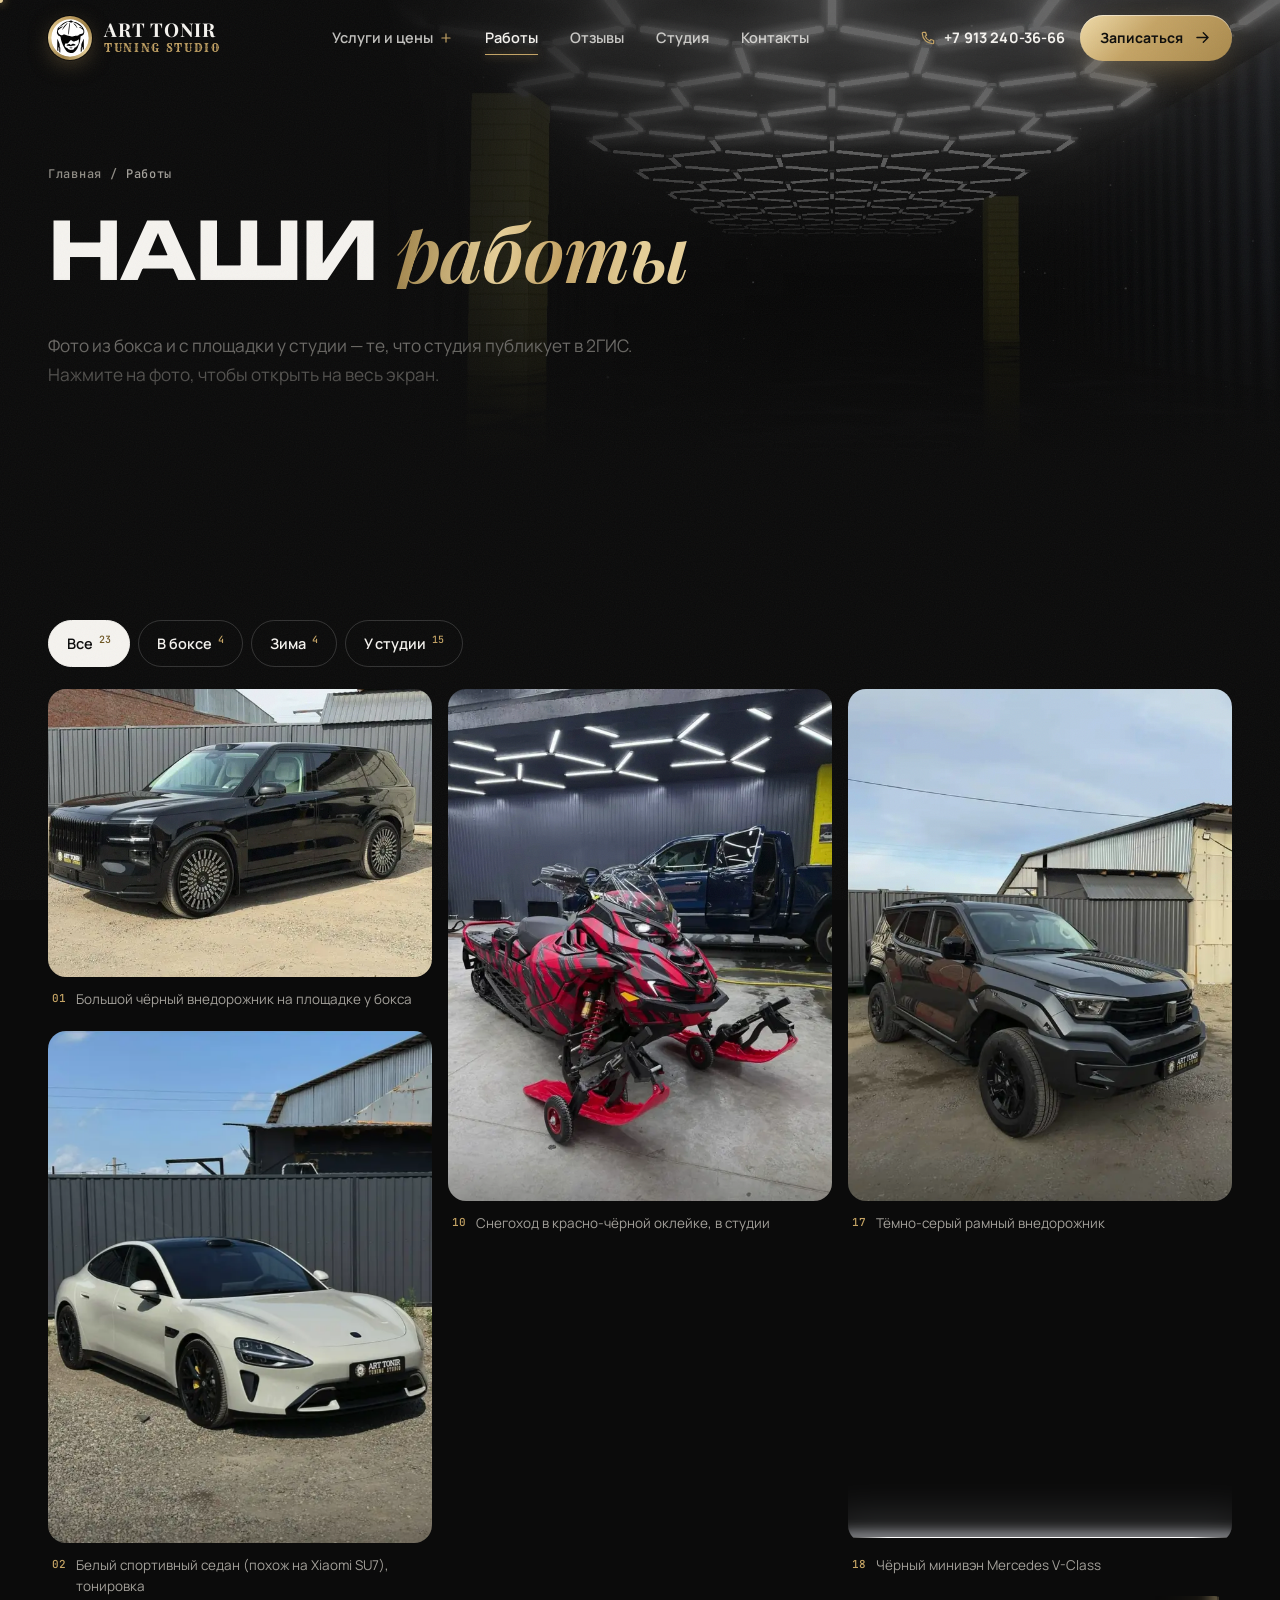
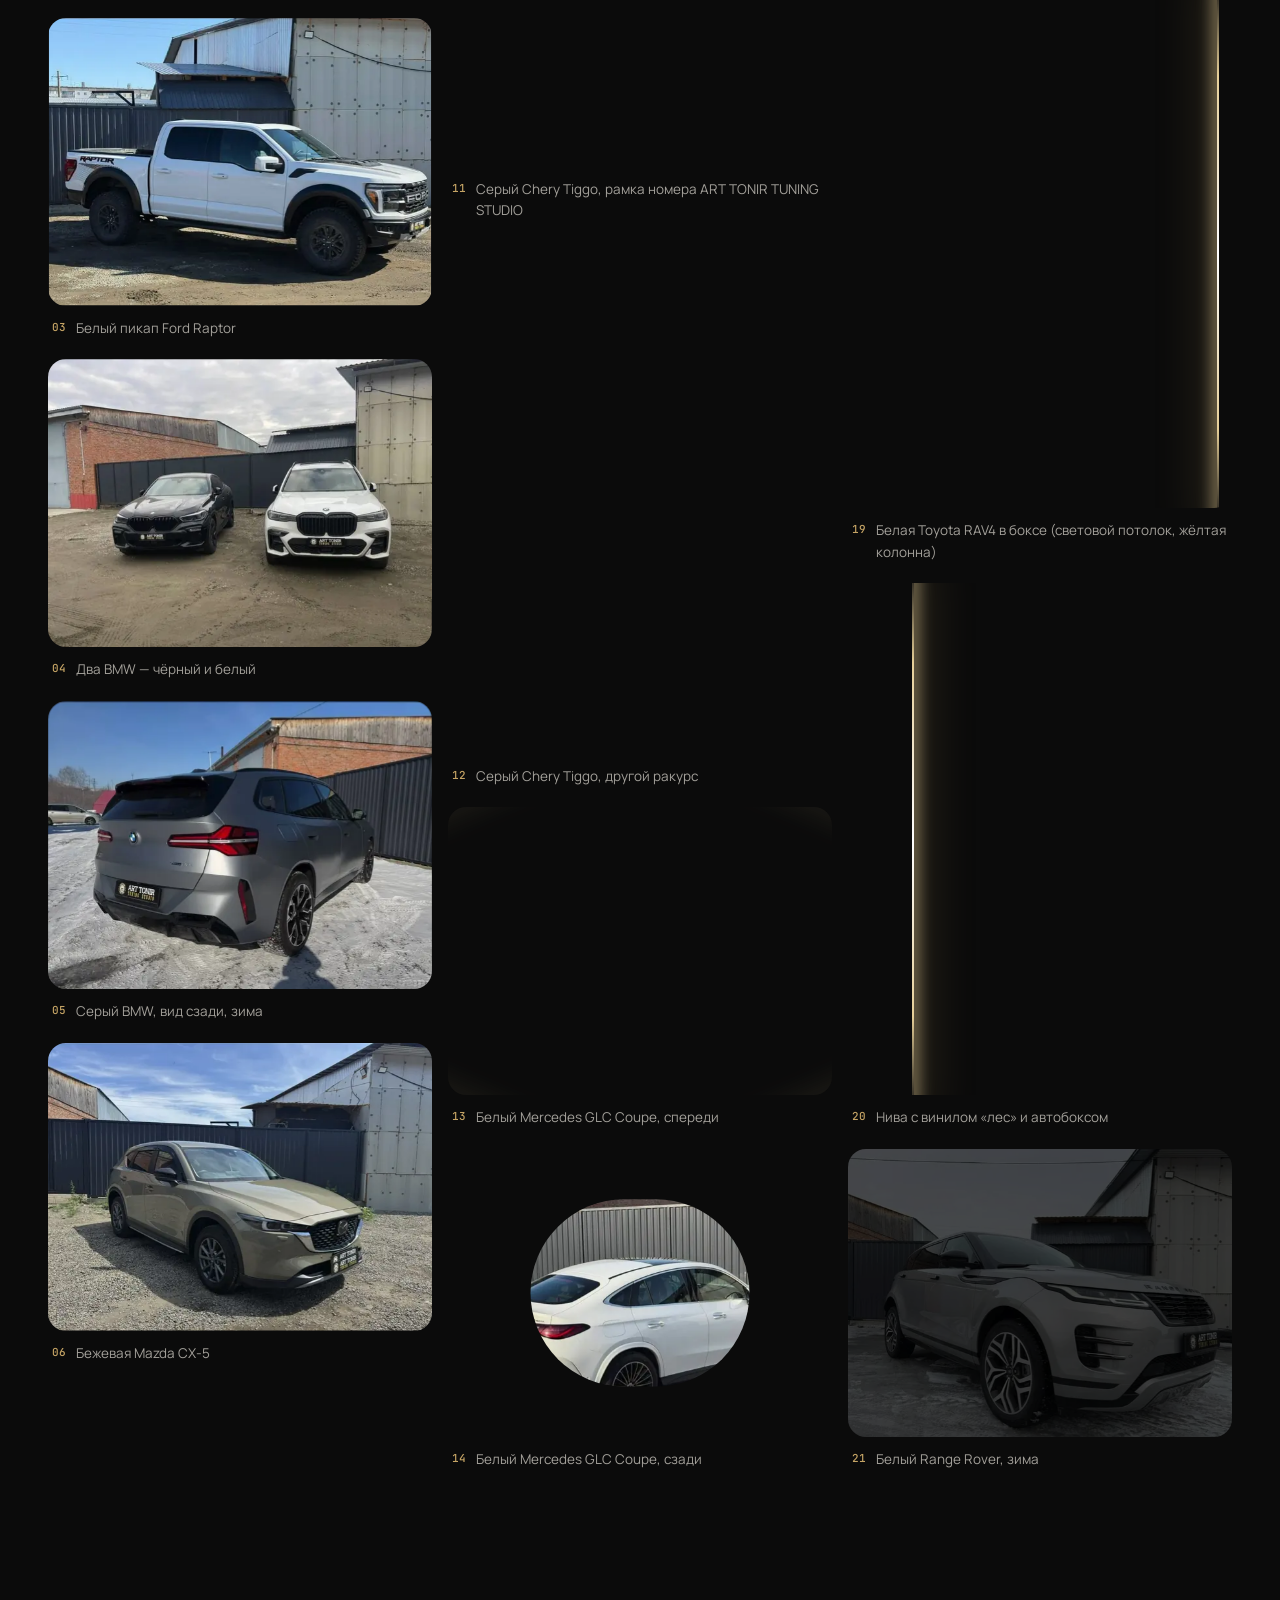
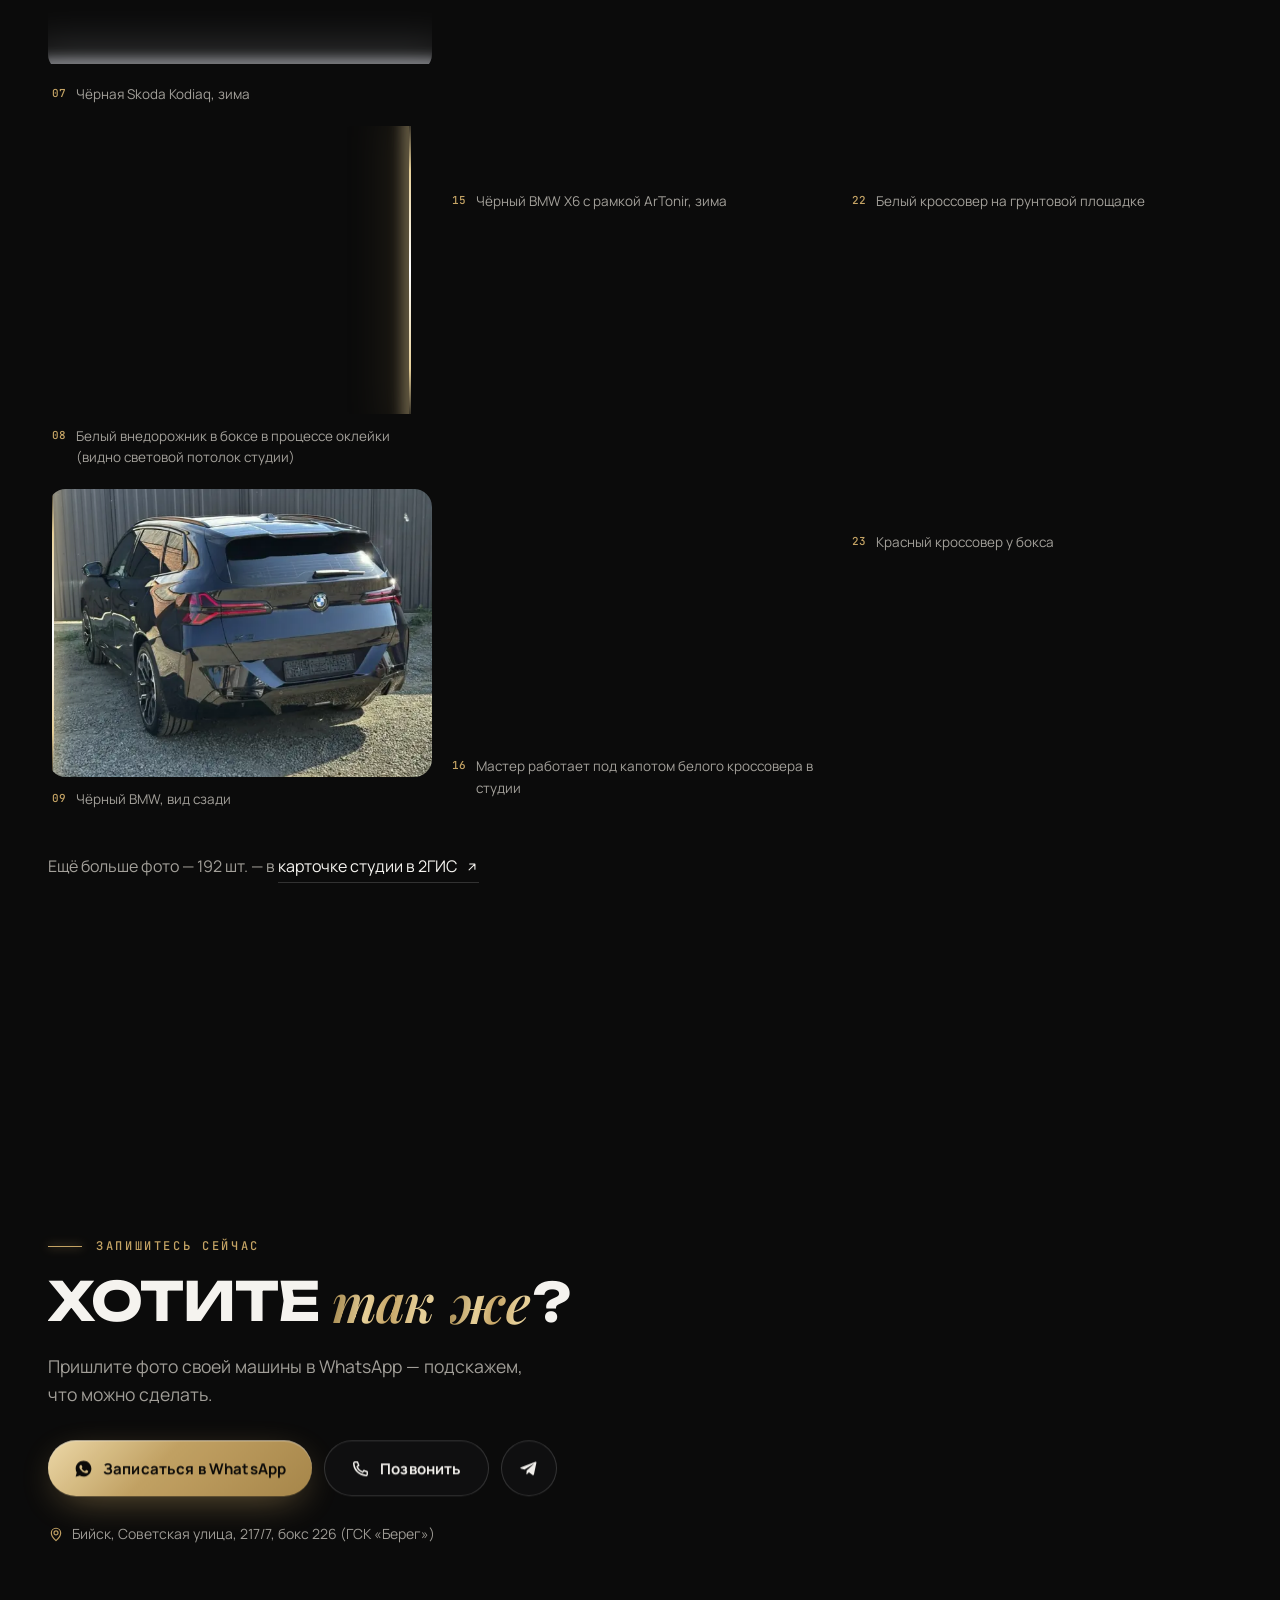
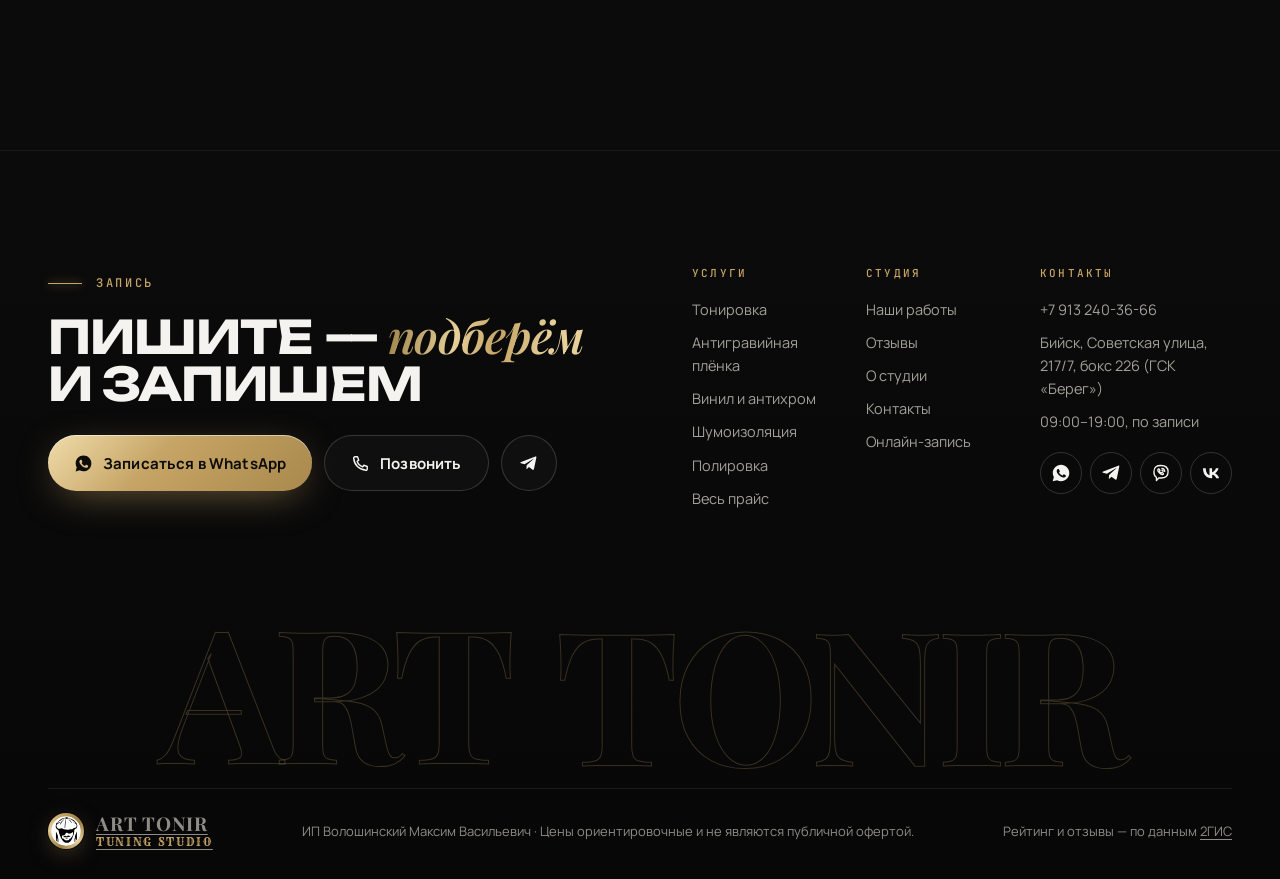
<file: raboty.html>
<!doctype html>
<html lang="ru">
<head>
<meta charset="utf-8">
<meta name="viewport" content="width=device-width, initial-scale=1, viewport-fit=cover">
<title>Наши работы — фото тонировки и оклейки авто в Бийске | ART TONIR</title>
<meta name="description" content="Фото работ тюнинг-студии ART TONIR в Бийске: тонировка, оклейка плёнкой, винил, антихром. Машины из нашего бокса в ГСК «Берег». Запись в WhatsApp.">
<meta name="theme-color" content="#0B0B0B">
<meta name="robots" content="noindex, nofollow">
<link rel="canonical" href="https://demositestxv1.netlify.app/raboty.html">
<meta property="og:url" content="https://demositestxv1.netlify.app/raboty.html">
<meta property="og:type" content="website">
<meta property="og:locale" content="ru_RU">
<meta property="og:site_name" content="ART TONIR">
<meta property="og:title" content="Наши работы — фото тонировки и оклейки авто в Бийске | ART TONIR">
<meta property="og:description" content="Фото работ тюнинг-студии ART TONIR в Бийске: тонировка, оклейка плёнкой, винил, антихром. Машины из нашего бокса в ГСК «Берег». Запись в WhatsApp.">
<meta property="og:image" content="https://demositestxv1.netlify.app/assets/img/og.jpg">
<meta property="og:image:width" content="1200">
<meta property="og:image:height" content="630">
<meta property="og:image:alt" content="ART TONIR — тонировка, антигравийная плёнка и шумоизоляция в Бийске">
<meta name="twitter:card" content="summary_large_image">
<link rel="icon" type="image/png" sizes="32x32" href="assets/img/logo/logo-32.png">
<link rel="apple-touch-icon" href="assets/img/logo/logo-180.png">
<link rel="preconnect" href="https://fonts.googleapis.com">
<link rel="preconnect" href="https://fonts.gstatic.com" crossorigin>
<link rel="stylesheet" href="https://fonts.googleapis.com/css2?family=Unbounded:wght@400;500;600;700;800&family=Manrope:wght@400;500;600;700;800&family=Playfair+Display:ital,wght@0,600;0,700;1,500;1,600;1,700&family=JetBrains+Mono:wght@400;500&family=Rye&display=swap">
<link rel="stylesheet" href="assets/css/main.css?v=6">

<script>(function(d){var h=d.documentElement;h.classList.add('js');if(!matchMedia('(prefers-reduced-motion: reduce)').matches){h.classList.add('anim');setTimeout(function(){if(!window.__AT_READY){h.classList.remove('anim')}},4000)}try{if(sessionStorage.getItem('at-pt')){h.classList.add('pt-in');sessionStorage.removeItem('at-pt')}}catch(e){}})(document)</script>

<script type="application/ld+json">{"@context":"https://schema.org","@type":"AutoRepair","name":"ART TONIR (Арт Тонир)","alternateName":["Арт Тонир","ART TONIR Tuning Studio","Art Tonir"],"description":"Тюнинг-студия в Бийске: тонировка, антигравийная плёнка, оклейка винилом, шумоизоляция, полировка.","image":"https://demositestxv1.netlify.app/assets/img/og.jpg","logo":"https://demositestxv1.netlify.app/assets/img/logo/logo-512.png","telephone":"+79132403666","address":{"@type":"PostalAddress","streetAddress":"Советская улица, 217/7, ГСК «Берег», бокс 226","addressLocality":"Бийск","addressRegion":"Алтайский край","postalCode":"659321","addressCountry":"RU"},"geo":{"@type":"GeoCoordinates","latitude":52.506837,"longitude":85.167647},"openingHours":"09:00-19:00","paymentAccepted":"Наличные, оплата через банк, перевод с карты","priceRange":"₽₽","sameAs":["https://vk.com/club41185870","https://2gis.ru/biysk/firm/2815279048724091"],"aggregateRating":{"@type":"AggregateRating","ratingValue":"5.0","ratingCount":123,"reviewCount":92,"bestRating":"5"},"url":"https://demositestxv1.netlify.app/"}</script>
</head>
<body class="">
<a class="skip" href="#main">Перейти к содержанию</a>
<svg width="0" height="0" style="position:absolute" aria-hidden="true">
<symbol id="i-wa" viewBox="0 0 24 24"><path fill="currentColor" d="M12.04 2C6.58 2 2.13 6.45 2.13 11.91c0 1.75.46 3.45 1.32 4.95L2.05 22l5.25-1.38a9.9 9.9 0 0 0 4.74 1.21c5.46 0 9.91-4.45 9.91-9.91C21.95 6.45 17.5 2 12.04 2Zm5.8 14.03c-.24.68-1.42 1.3-1.95 1.35-.5.05-.97.23-3.27-.68-2.77-1.09-4.52-3.92-4.66-4.1-.13-.18-1.11-1.48-1.11-2.82 0-1.34.7-2 .95-2.27.25-.27.54-.34.72-.34h.52c.17 0 .4-.06.62.48.24.56.8 1.94.87 2.08.07.14.11.3.02.48-.09.18-.14.3-.27.46l-.41.48c-.14.14-.28.29-.12.56.16.27.71 1.17 1.52 1.9 1.05.93 1.93 1.22 2.2 1.36.27.14.43.11.59-.07.16-.18.68-.79.86-1.06.18-.27.36-.23.61-.14.25.09 1.58.75 1.85.88.27.14.45.2.52.32.07.11.07.66-.17 1.34Z"/></symbol>
<symbol id="i-tg" viewBox="0 0 24 24"><path fill="currentColor" d="M21.94 4.3 18.9 19.04c-.23 1.02-.83 1.27-1.69.79l-4.66-3.43-2.25 2.16c-.25.25-.46.46-.94.46l.34-4.76 8.66-7.83c.38-.34-.08-.52-.58-.19L7.07 13.02l-4.6-1.44c-1-.31-1.02-1 .21-1.48l18-6.94c.83-.3 1.56.2 1.26 1.14Z"/></symbol>
<symbol id="i-phone" viewBox="0 0 24 24"><path fill="none" stroke="currentColor" stroke-width="1.8" stroke-linecap="round" stroke-linejoin="round" d="M5 3.5h3.2l1.6 4.3-2.1 1.4a11.5 11.5 0 0 0 7.1 7.1l1.4-2.1 4.3 1.6V19a1.6 1.6 0 0 1-1.7 1.6C10.3 20.1 3.9 13.7 3.4 5.2A1.6 1.6 0 0 1 5 3.5Z"/></symbol>
<symbol id="i-arrow" viewBox="0 0 24 24"><path fill="none" stroke="currentColor" stroke-width="1.8" stroke-linecap="round" stroke-linejoin="round" d="M5 12h14m-6-6 6 6-6 6"/></symbol>
<symbol id="i-arrow-up" viewBox="0 0 24 24"><path fill="none" stroke="currentColor" stroke-width="1.8" stroke-linecap="round" stroke-linejoin="round" d="M7 17 17 7M8 7h9v9"/></symbol>
<symbol id="i-star" viewBox="0 0 24 24"><path fill="currentColor" d="m12 2.6 2.8 6 6.6.7-4.9 4.5 1.4 6.5L12 17l-5.9 3.3 1.4-6.5-4.9-4.5 6.6-.7L12 2.6Z"/></symbol>
<symbol id="i-vk" viewBox="0 0 24 24"><path fill="currentColor" d="M12.8 18.2C6.3 18.2 2.6 13.8 2.4 6.3h3.3c.1 5.5 2.6 7.8 4.5 8.3V6.3h3.1v4.7c1.9-.2 3.9-2.4 4.6-4.7H21c-.5 2.9-2.6 5.1-4.1 6 1.5.7 3.9 2.6 4.8 5.9h-3.4c-.7-2.2-2.5-4-4.9-4.2v4.2h-.6Z"/></symbol>
<symbol id="i-viber" viewBox="0 0 24 24"><path fill="none" stroke="currentColor" stroke-width="1.6" stroke-linecap="round" stroke-linejoin="round" d="M12 3c5 0 8.5 1.6 8.5 7.5S17 18 12 18c-.8 0-1.6-.1-2.3-.2L6.5 21v-3.9C4.4 16 3.5 13.9 3.5 10.5 3.5 4.6 7 3 12 3Zm-2.2 4.2c-.5-.3-1.1 0-1.4.5-.5.8 0 2.5 1.6 4.2 1.6 1.7 3.4 2.4 4.3 1.9.5-.3.8-.9.4-1.4l-.9-.8c-.3-.3-.8-.3-1.1 0l-.4.4c-.9-.4-1.8-1.3-2.2-2.2l.4-.4c.3-.3.3-.8 0-1.1l-.7-1.1ZM13 6.5a4 4 0 0 1 3.5 3.6M13 8.6a2 2 0 0 1 1.5 1.5"/></symbol>
<symbol id="i-pin" viewBox="0 0 24 24"><path fill="none" stroke="currentColor" stroke-width="1.8" stroke-linecap="round" stroke-linejoin="round" d="M12 21s-7-6.1-7-11.5A7 7 0 0 1 19 9.5C19 14.9 12 21 12 21Zm0-8.5a3 3 0 1 0 0-6 3 3 0 0 0 0 6Z"/></symbol>
<symbol id="i-clock" viewBox="0 0 24 24"><path fill="none" stroke="currentColor" stroke-width="1.8" stroke-linecap="round" stroke-linejoin="round" d="M12 21a9 9 0 1 0 0-18 9 9 0 0 0 0 18Zm0-13v4.5l3 1.8"/></symbol>
<symbol id="i-card" viewBox="0 0 24 24"><path fill="none" stroke="currentColor" stroke-width="1.8" stroke-linecap="round" stroke-linejoin="round" d="M3.5 6.5h17v11h-17zM3.5 10h17M7 14.5h3"/></symbol>
<symbol id="i-plus" viewBox="0 0 24 24"><path fill="none" stroke="currentColor" stroke-width="2" stroke-linecap="round" d="M12 5v14M5 12h14"/></symbol>
<symbol id="i-check" viewBox="0 0 24 24"><path fill="none" stroke="currentColor" stroke-width="2.2" stroke-linecap="round" stroke-linejoin="round" d="m5 12.5 4.5 4.5L19 7.5"/></symbol>
<symbol id="i-close" viewBox="0 0 24 24"><path fill="none" stroke="currentColor" stroke-width="2" stroke-linecap="round" d="M6 6l12 12M18 6 6 18"/></symbol>
<symbol id="i-door" viewBox="0 0 24 24"><path fill="none" stroke="currentColor" stroke-width="1.8" stroke-linecap="round" stroke-linejoin="round" d="M5 21V4.5A1.5 1.5 0 0 1 6.5 3h11A1.5 1.5 0 0 1 19 4.5V21M3 21h18M15 12h.01"/></symbol>
<symbol id="i-list" viewBox="0 0 24 24"><path fill="none" stroke="currentColor" stroke-width="1.8" stroke-linecap="round" d="M9 6h11M9 12h11M9 18h11M4.5 6h.01M4.5 12h.01M4.5 18h.01"/></symbol>
<symbol id="i-sound" viewBox="0 0 24 24"><path fill="none" stroke="currentColor" stroke-width="1.8" stroke-linecap="round" stroke-linejoin="round" d="M4 9.5h3.5L12 5.5v13l-4.5-4H4zM16 9a4 4 0 0 1 0 6M18.5 6.5a7.5 7.5 0 0 1 0 11"/></symbol>
<symbol id="i-bolt" viewBox="0 0 24 24"><path fill="currentColor" d="M13.5 2 4 14h6.5L9.5 22 20 9.5h-6.6L13.5 2Z"/></symbol>
</svg>
<div class="pt" aria-hidden="true"><div class="pt__film"><span class="pt__edge"></span><span class="pt__logo"><svg viewBox="0 0 776 776" aria-hidden="true" focusable="false">
  <circle cx="388.0" cy="388.0" r="382.0" fill="#ffffff"/>
  <path fill="#000000" fill-rule="evenodd" d="M396.0,692.5C386.3,691.1 371.9,687.5 362.0,683.9C346.8,678.3 327.5,665.3 313.8,651.4C300.2,637.4 290.9,625.1 278.6,604.3C272.0,593.1 248.9,547.0 245.2,537.5C244.1,534.8 241.1,527.3 238.5,521.0C232.5,506.2 229.8,499.0 225.0,485.5C222.8,479.4 219.9,471.4 218.5,467.7C211.1,447.8 201.3,409.1 198.0,386.5C196.9,378.8 195.5,371.0 194.9,369.3C192.9,363.1 186.1,357.8 168.8,348.9C148.8,338.6 144.2,334.5 139.2,322.5C137.3,318.1 133.1,310.4 129.8,305.3C122.3,293.8 121.0,289.5 121.0,276.1C121.1,264.9 121.2,264.0 125.4,246.2C126.9,239.9 128.5,229.8 129.1,223.7C130.9,203.9 134.3,192.2 141.1,182.3C145.1,176.6 148.1,173.4 157.6,165.5C161.4,162.2 174.0,151.4 185.6,141.5C225.9,106.7 251.6,87.5 277.0,72.8C298.6,60.3 315.0,55.1 342.0,52.0C354.8,50.5 366.8,48.1 370.5,46.3C372.1,45.4 375.9,43.0 378.8,40.8C386.4,35.2 391.8,33.0 401.8,31.8C419.3,29.7 432.0,34.5 440.7,46.7C443.2,50.2 446.4,53.7 447.9,54.4C449.3,55.2 453.9,56.1 458.0,56.4C494.0,59.7 534.1,73.5 569.0,94.8C599.5,113.4 632.1,144.3 649.6,171.3C663.2,192.1 671.9,211.2 676.7,230.8C679.1,240.3 679.4,243.4 679.4,259.0C679.4,278.4 678.2,285.0 671.9,299.2C663.2,319.2 651.9,328.7 617.7,345.0C608.3,349.5 606.6,350.7 605.4,353.6C604.0,356.9 603.4,362.2 601.0,390.5C598.7,417.6 593.6,452.7 589.9,466.0C585.9,480.3 579.8,497.6 570.3,521.5C565.0,534.7 560.4,546.6 559.9,548.0C559.5,549.4 557.5,554.3 555.5,559.0C553.5,563.7 550.6,570.9 549.0,575.0C538.2,603.6 526.1,624.6 509.2,643.6C481.8,674.3 460.5,688.2 434.0,692.6C423.8,694.3 408.9,694.2 396.0,692.5Z M178.4,680.7L169.5,674.4L169.0,631.5C168.6,600.1 168.2,587.9 167.3,586.4C166.0,584.2 159.3,579.8 155.4,578.6C154.0,578.2 152.6,578.5 151.6,579.5C150.2,581.0 150.0,585.5 150.0,618.6C150.0,647.9 149.7,656.0 148.8,656.0C148.1,656.0 143.1,651.8 137.7,646.7L128.0,637.5L128.0,522.8L128.0,408.0L130.3,408.0C132.9,408.0 132.6,407.3 143.7,432.0C157.9,463.4 163.8,477.3 174.5,505.5C178.2,515.2 179.1,524.6 178.9,549.9L178.7,573.4L181.0,574.9C182.2,575.8 184.8,577.9 186.6,579.7L190.0,582.8L190.0,634.9C190.0,678.3 189.8,687.0 188.6,687.0C187.9,687.0 183.3,684.2 178.4,680.7Z M608.0,629.0C608.0,580.8 607.7,582.7 615.2,576.0C617.5,573.9 619.2,571.5 619.3,570.0C619.4,568.6 619.1,560.5 618.6,552.0C617.2,525.4 620.4,511.2 635.6,476.6C639.8,467.2 646.3,452.3 650.2,443.5C654.0,434.7 659.1,423.2 661.4,418.0C664.6,410.6 666.0,408.4 667.7,408.2C669.3,408.0 670.1,408.5 670.5,410.3C670.9,411.6 671.0,457.7 670.8,512.7L670.5,612.7L661.4,623.1C656.4,628.8 651.6,633.6 650.7,633.8C649.1,634.1 649.0,632.0 649.0,607.7C649.0,583.7 648.8,581.0 647.2,579.0L645.4,576.8L640.3,579.3C630.9,584.1 630.4,585.3 629.7,604.5C629.3,613.8 629.0,629.3 629.0,639.0L629.0,656.6L619.8,664.3C614.7,668.5 610.0,672.0 609.3,672.0C608.3,672.0 608.0,663.5 608.0,629.0Z M438.0,628.5C456.5,625.4 462.8,620.5 473.0,601.2C482.0,584.2 483.4,582.6 491.2,581.0C498.6,579.6 509.0,575.8 512.5,573.3C513.9,572.3 517.6,567.5 520.7,562.5C527.7,551.3 531.3,546.7 541.5,536.0C550.5,526.5 552.4,524.0 556.8,515.9C561.4,507.3 564.7,495.7 565.9,483.0C566.6,476.7 567.8,467.7 568.6,463.1C570.0,455.4 570.0,454.4 568.4,450.0C566.7,445.3 566.7,445.2 569.1,441.4C572.5,435.9 572.5,427.2 569.1,423.6C566.1,420.4 561.3,419.4 556.6,421.0C554.7,421.6 549.3,425.7 544.7,430.0C540.0,434.3 535.1,438.4 533.8,439.1C532.6,439.8 523.6,442.9 514.0,446.1C504.4,449.3 492.7,453.3 488.0,455.1C480.2,458.1 478.5,458.4 468.0,458.4C455.1,458.5 455.6,458.7 436.2,447.1C420.7,437.9 415.9,436.0 407.8,436.0C395.9,436.0 390.6,440.4 373.1,464.8C360.2,482.6 354.7,488.7 345.8,494.6C334.8,501.9 329.7,503.1 310.4,502.8C291.4,502.5 292.4,502.0 286.7,513.5C276.7,533.5 277.8,548.2 290.7,567.2C301.2,582.9 309.5,588.5 326.1,591.6C335.9,593.4 340.4,595.7 342.8,600.1C347.7,609.1 352.4,615.3 356.7,618.4C363.4,623.4 374.9,627.6 385.5,629.0C390.4,629.6 395.2,630.3 396.0,630.5C399.6,631.4 429.4,630.0 438.0,628.5Z M400.5,597.0C392.2,594.6 379.8,588.5 377.1,585.6C375.8,584.3 375.0,582.4 375.2,581.3C375.5,579.8 376.4,579.5 381.5,579.8C384.8,579.9 398.5,580.1 412.0,580.3C425.5,580.4 437.1,580.9 437.8,581.3C442.3,584.3 434.0,593.5 423.6,597.0C416.3,599.4 408.5,599.5 400.5,597.0Z M398.5,554.3C392.0,551.9 390.3,551.7 375.0,551.6C359.8,551.5 357.8,551.3 349.1,548.6C341.0,546.2 338.6,545.8 332.8,546.4C324.8,547.1 322.6,546.3 321.1,541.9C317.4,531.3 321.8,525.4 336.5,520.9C342.0,519.2 350.3,515.7 354.9,513.2C368.5,505.9 374.3,506.9 387.9,518.5C397.2,526.4 403.9,528.9 411.0,527.0C414.2,526.1 417.6,523.6 424.4,517.1C438.4,503.8 440.0,503.7 472.0,512.2C495.7,518.5 500.2,521.6 498.6,530.3C497.4,536.6 494.6,538.0 481.1,539.5C474.4,540.3 466.5,541.8 463.4,542.9C456.1,545.7 451.2,546.7 439.9,548.0C430.6,549.1 421.8,551.2 419.6,552.8C418.1,554.0 409.0,557.0 407.1,557.0C406.2,557.0 402.4,555.8 398.5,554.3Z M448.8,355.0C454.3,353.9 465.5,351.2 473.7,349.1C492.8,344.1 494.2,344.0 522.0,343.1C551.1,342.1 551.3,342.0 564.4,328.6C569.4,323.5 575.5,318.2 578.0,317.0C582.8,314.6 599.0,309.7 606.1,308.5C616.2,306.8 637.6,300.9 642.8,298.4C649.5,295.1 657.6,287.6 658.6,283.7C659.0,282.0 658.7,279.1 658.0,276.9C656.8,273.3 656.8,272.7 658.9,269.9C664.7,262.1 664.0,242.4 657.5,229.5C648.1,210.6 628.8,195.2 591.3,176.9C577.3,170.0 569.0,165.4 569.0,164.5C569.0,162.3 572.3,162.7 583.0,165.9C598.4,170.6 608.2,174.4 624.8,181.9C633.5,185.9 637.0,186.5 637.0,184.0C637.0,182.4 624.3,168.5 612.9,157.5C593.2,138.6 566.7,118.6 537.6,100.6C522.9,91.5 516.0,88.2 507.3,85.9C502.1,84.6 498.7,83.1 496.2,80.8C494.2,79.1 489.4,76.2 485.5,74.4C477.0,70.5 450.1,62.0 446.1,62.0C444.5,62.0 439.2,63.8 434.3,66.1C429.5,68.4 421.4,71.0 416.5,72.1C408.7,73.7 406.3,73.8 398.5,72.9C389.1,71.7 383.3,69.5 375.1,63.6C370.9,60.6 370.3,60.5 361.6,60.6C355.4,60.7 348.3,61.8 339.5,63.8C310.1,70.7 289.5,80.9 264.5,101.0C254.9,108.8 242.5,117.4 229.5,125.5C223.4,129.2 212.8,135.9 205.8,140.4C198.8,144.9 191.7,149.3 190.1,150.2C188.4,151.1 186.5,153.2 185.8,154.7C184.2,158.6 181.0,162.0 179.0,162.0C173.5,162.0 158.1,176.0 153.8,184.9C151.8,189.1 151.8,189.4 153.4,190.6C156.0,192.4 157.7,191.6 176.8,179.1C195.0,167.3 201.8,163.6 212.5,159.7C219.8,157.1 237.0,154.4 239.6,155.4C244.9,157.4 238.2,162.5 176.2,203.5C155.3,217.4 146.8,226.7 143.4,239.5C138.3,258.6 148.9,290.7 166.0,308.1C171.6,313.8 174.4,315.6 186.0,321.2C205.1,330.4 208.7,331.5 220.0,331.5C228.8,331.5 230.1,331.2 238.0,327.6C252.5,321.1 260.1,319.0 269.3,319.0C283.4,319.0 297.6,323.0 321.5,333.8C341.8,342.9 348.0,344.4 377.3,347.5C385.4,348.4 394.0,349.8 396.3,350.6C413.5,356.9 431.9,358.4 448.8,355.0Z M358.2,318.7C352.7,312.1 352.6,276.1 358.0,219.4C359.1,207.4 360.7,192.8 361.5,187.0C362.4,181.2 363.5,172.2 364.0,167.0C366.8,140.7 372.7,103.8 375.7,94.5C379.1,83.7 384.3,76.9 387.1,79.7C387.9,80.5 385.8,110.5 384.5,116.5C384.2,117.6 383.4,126.4 382.5,136.0C381.7,145.6 380.1,161.8 379.0,172.0C374.2,217.4 370.2,258.2 368.5,279.8C367.0,297.7 364.4,315.2 362.8,318.2C361.8,320.3 359.7,320.5 358.2,318.7Z M229.4,222.6C228.8,221.0 231.6,211.6 235.5,202.3C242.2,186.2 251.1,171.1 267.2,148.5C277.5,134.2 324.4,88.1 333.7,83.2C340.6,79.5 339.3,83.5 329.2,96.9C305.5,128.0 280.2,161.4 266.8,179.0C258.6,189.7 247.6,204.2 242.3,211.2C233.1,223.5 230.6,225.7 229.4,222.6Z M531.8,182.2C530.4,180.7 525.8,174.6 521.5,168.5C511.2,154.0 502.0,142.2 498.0,138.5C496.3,136.8 492.8,132.5 490.4,128.7C486.4,122.5 484.5,120.9 475.4,115.4C473.8,114.5 473.7,113.9 474.7,111.7C475.8,109.3 475.4,108.4 469.5,100.3C457.8,84.5 456.5,82.0 459.4,82.0C461.3,82.0 479.7,97.5 491.3,108.9C506.1,123.3 516.5,137.2 527.3,156.7C532.3,165.7 538.0,179.8 538.0,183.0C538.0,185.9 534.9,185.5 531.8,182.2Z"/>
</svg>
</span></div></div>
<div class="cursor" aria-hidden="true"><div class="cursor__ring"><span class="cursor__label"></span></div><div class="cursor__dot"></div></div>
<div class="toast" role="status" aria-live="polite"></div>
<header class="hdr" data-hdr>
  <div class="container hdr__in">
    <a class="brand " href="index.html" aria-label="ART TONIR — на главную">
  <span class="brand__badge"><svg viewBox="0 0 776 776" aria-hidden="true" focusable="false">
  <circle cx="388.0" cy="388.0" r="382.0" fill="#ffffff"/>
  <path fill="#000000" fill-rule="evenodd" d="M396.0,692.5C386.3,691.1 371.9,687.5 362.0,683.9C346.8,678.3 327.5,665.3 313.8,651.4C300.2,637.4 290.9,625.1 278.6,604.3C272.0,593.1 248.9,547.0 245.2,537.5C244.1,534.8 241.1,527.3 238.5,521.0C232.5,506.2 229.8,499.0 225.0,485.5C222.8,479.4 219.9,471.4 218.5,467.7C211.1,447.8 201.3,409.1 198.0,386.5C196.9,378.8 195.5,371.0 194.9,369.3C192.9,363.1 186.1,357.8 168.8,348.9C148.8,338.6 144.2,334.5 139.2,322.5C137.3,318.1 133.1,310.4 129.8,305.3C122.3,293.8 121.0,289.5 121.0,276.1C121.1,264.9 121.2,264.0 125.4,246.2C126.9,239.9 128.5,229.8 129.1,223.7C130.9,203.9 134.3,192.2 141.1,182.3C145.1,176.6 148.1,173.4 157.6,165.5C161.4,162.2 174.0,151.4 185.6,141.5C225.9,106.7 251.6,87.5 277.0,72.8C298.6,60.3 315.0,55.1 342.0,52.0C354.8,50.5 366.8,48.1 370.5,46.3C372.1,45.4 375.9,43.0 378.8,40.8C386.4,35.2 391.8,33.0 401.8,31.8C419.3,29.7 432.0,34.5 440.7,46.7C443.2,50.2 446.4,53.7 447.9,54.4C449.3,55.2 453.9,56.1 458.0,56.4C494.0,59.7 534.1,73.5 569.0,94.8C599.5,113.4 632.1,144.3 649.6,171.3C663.2,192.1 671.9,211.2 676.7,230.8C679.1,240.3 679.4,243.4 679.4,259.0C679.4,278.4 678.2,285.0 671.9,299.2C663.2,319.2 651.9,328.7 617.7,345.0C608.3,349.5 606.6,350.7 605.4,353.6C604.0,356.9 603.4,362.2 601.0,390.5C598.7,417.6 593.6,452.7 589.9,466.0C585.9,480.3 579.8,497.6 570.3,521.5C565.0,534.7 560.4,546.6 559.9,548.0C559.5,549.4 557.5,554.3 555.5,559.0C553.5,563.7 550.6,570.9 549.0,575.0C538.2,603.6 526.1,624.6 509.2,643.6C481.8,674.3 460.5,688.2 434.0,692.6C423.8,694.3 408.9,694.2 396.0,692.5Z M178.4,680.7L169.5,674.4L169.0,631.5C168.6,600.1 168.2,587.9 167.3,586.4C166.0,584.2 159.3,579.8 155.4,578.6C154.0,578.2 152.6,578.5 151.6,579.5C150.2,581.0 150.0,585.5 150.0,618.6C150.0,647.9 149.7,656.0 148.8,656.0C148.1,656.0 143.1,651.8 137.7,646.7L128.0,637.5L128.0,522.8L128.0,408.0L130.3,408.0C132.9,408.0 132.6,407.3 143.7,432.0C157.9,463.4 163.8,477.3 174.5,505.5C178.2,515.2 179.1,524.6 178.9,549.9L178.7,573.4L181.0,574.9C182.2,575.8 184.8,577.9 186.6,579.7L190.0,582.8L190.0,634.9C190.0,678.3 189.8,687.0 188.6,687.0C187.9,687.0 183.3,684.2 178.4,680.7Z M608.0,629.0C608.0,580.8 607.7,582.7 615.2,576.0C617.5,573.9 619.2,571.5 619.3,570.0C619.4,568.6 619.1,560.5 618.6,552.0C617.2,525.4 620.4,511.2 635.6,476.6C639.8,467.2 646.3,452.3 650.2,443.5C654.0,434.7 659.1,423.2 661.4,418.0C664.6,410.6 666.0,408.4 667.7,408.2C669.3,408.0 670.1,408.5 670.5,410.3C670.9,411.6 671.0,457.7 670.8,512.7L670.5,612.7L661.4,623.1C656.4,628.8 651.6,633.6 650.7,633.8C649.1,634.1 649.0,632.0 649.0,607.7C649.0,583.7 648.8,581.0 647.2,579.0L645.4,576.8L640.3,579.3C630.9,584.1 630.4,585.3 629.7,604.5C629.3,613.8 629.0,629.3 629.0,639.0L629.0,656.6L619.8,664.3C614.7,668.5 610.0,672.0 609.3,672.0C608.3,672.0 608.0,663.5 608.0,629.0Z M438.0,628.5C456.5,625.4 462.8,620.5 473.0,601.2C482.0,584.2 483.4,582.6 491.2,581.0C498.6,579.6 509.0,575.8 512.5,573.3C513.9,572.3 517.6,567.5 520.7,562.5C527.7,551.3 531.3,546.7 541.5,536.0C550.5,526.5 552.4,524.0 556.8,515.9C561.4,507.3 564.7,495.7 565.9,483.0C566.6,476.7 567.8,467.7 568.6,463.1C570.0,455.4 570.0,454.4 568.4,450.0C566.7,445.3 566.7,445.2 569.1,441.4C572.5,435.9 572.5,427.2 569.1,423.6C566.1,420.4 561.3,419.4 556.6,421.0C554.7,421.6 549.3,425.7 544.7,430.0C540.0,434.3 535.1,438.4 533.8,439.1C532.6,439.8 523.6,442.9 514.0,446.1C504.4,449.3 492.7,453.3 488.0,455.1C480.2,458.1 478.5,458.4 468.0,458.4C455.1,458.5 455.6,458.7 436.2,447.1C420.7,437.9 415.9,436.0 407.8,436.0C395.9,436.0 390.6,440.4 373.1,464.8C360.2,482.6 354.7,488.7 345.8,494.6C334.8,501.9 329.7,503.1 310.4,502.8C291.4,502.5 292.4,502.0 286.7,513.5C276.7,533.5 277.8,548.2 290.7,567.2C301.2,582.9 309.5,588.5 326.1,591.6C335.9,593.4 340.4,595.7 342.8,600.1C347.7,609.1 352.4,615.3 356.7,618.4C363.4,623.4 374.9,627.6 385.5,629.0C390.4,629.6 395.2,630.3 396.0,630.5C399.6,631.4 429.4,630.0 438.0,628.5Z M400.5,597.0C392.2,594.6 379.8,588.5 377.1,585.6C375.8,584.3 375.0,582.4 375.2,581.3C375.5,579.8 376.4,579.5 381.5,579.8C384.8,579.9 398.5,580.1 412.0,580.3C425.5,580.4 437.1,580.9 437.8,581.3C442.3,584.3 434.0,593.5 423.6,597.0C416.3,599.4 408.5,599.5 400.5,597.0Z M398.5,554.3C392.0,551.9 390.3,551.7 375.0,551.6C359.8,551.5 357.8,551.3 349.1,548.6C341.0,546.2 338.6,545.8 332.8,546.4C324.8,547.1 322.6,546.3 321.1,541.9C317.4,531.3 321.8,525.4 336.5,520.9C342.0,519.2 350.3,515.7 354.9,513.2C368.5,505.9 374.3,506.9 387.9,518.5C397.2,526.4 403.9,528.9 411.0,527.0C414.2,526.1 417.6,523.6 424.4,517.1C438.4,503.8 440.0,503.7 472.0,512.2C495.7,518.5 500.2,521.6 498.6,530.3C497.4,536.6 494.6,538.0 481.1,539.5C474.4,540.3 466.5,541.8 463.4,542.9C456.1,545.7 451.2,546.7 439.9,548.0C430.6,549.1 421.8,551.2 419.6,552.8C418.1,554.0 409.0,557.0 407.1,557.0C406.2,557.0 402.4,555.8 398.5,554.3Z M448.8,355.0C454.3,353.9 465.5,351.2 473.7,349.1C492.8,344.1 494.2,344.0 522.0,343.1C551.1,342.1 551.3,342.0 564.4,328.6C569.4,323.5 575.5,318.2 578.0,317.0C582.8,314.6 599.0,309.7 606.1,308.5C616.2,306.8 637.6,300.9 642.8,298.4C649.5,295.1 657.6,287.6 658.6,283.7C659.0,282.0 658.7,279.1 658.0,276.9C656.8,273.3 656.8,272.7 658.9,269.9C664.7,262.1 664.0,242.4 657.5,229.5C648.1,210.6 628.8,195.2 591.3,176.9C577.3,170.0 569.0,165.4 569.0,164.5C569.0,162.3 572.3,162.7 583.0,165.9C598.4,170.6 608.2,174.4 624.8,181.9C633.5,185.9 637.0,186.5 637.0,184.0C637.0,182.4 624.3,168.5 612.9,157.5C593.2,138.6 566.7,118.6 537.6,100.6C522.9,91.5 516.0,88.2 507.3,85.9C502.1,84.6 498.7,83.1 496.2,80.8C494.2,79.1 489.4,76.2 485.5,74.4C477.0,70.5 450.1,62.0 446.1,62.0C444.5,62.0 439.2,63.8 434.3,66.1C429.5,68.4 421.4,71.0 416.5,72.1C408.7,73.7 406.3,73.8 398.5,72.9C389.1,71.7 383.3,69.5 375.1,63.6C370.9,60.6 370.3,60.5 361.6,60.6C355.4,60.7 348.3,61.8 339.5,63.8C310.1,70.7 289.5,80.9 264.5,101.0C254.9,108.8 242.5,117.4 229.5,125.5C223.4,129.2 212.8,135.9 205.8,140.4C198.8,144.9 191.7,149.3 190.1,150.2C188.4,151.1 186.5,153.2 185.8,154.7C184.2,158.6 181.0,162.0 179.0,162.0C173.5,162.0 158.1,176.0 153.8,184.9C151.8,189.1 151.8,189.4 153.4,190.6C156.0,192.4 157.7,191.6 176.8,179.1C195.0,167.3 201.8,163.6 212.5,159.7C219.8,157.1 237.0,154.4 239.6,155.4C244.9,157.4 238.2,162.5 176.2,203.5C155.3,217.4 146.8,226.7 143.4,239.5C138.3,258.6 148.9,290.7 166.0,308.1C171.6,313.8 174.4,315.6 186.0,321.2C205.1,330.4 208.7,331.5 220.0,331.5C228.8,331.5 230.1,331.2 238.0,327.6C252.5,321.1 260.1,319.0 269.3,319.0C283.4,319.0 297.6,323.0 321.5,333.8C341.8,342.9 348.0,344.4 377.3,347.5C385.4,348.4 394.0,349.8 396.3,350.6C413.5,356.9 431.9,358.4 448.8,355.0Z M358.2,318.7C352.7,312.1 352.6,276.1 358.0,219.4C359.1,207.4 360.7,192.8 361.5,187.0C362.4,181.2 363.5,172.2 364.0,167.0C366.8,140.7 372.7,103.8 375.7,94.5C379.1,83.7 384.3,76.9 387.1,79.7C387.9,80.5 385.8,110.5 384.5,116.5C384.2,117.6 383.4,126.4 382.5,136.0C381.7,145.6 380.1,161.8 379.0,172.0C374.2,217.4 370.2,258.2 368.5,279.8C367.0,297.7 364.4,315.2 362.8,318.2C361.8,320.3 359.7,320.5 358.2,318.7Z M229.4,222.6C228.8,221.0 231.6,211.6 235.5,202.3C242.2,186.2 251.1,171.1 267.2,148.5C277.5,134.2 324.4,88.1 333.7,83.2C340.6,79.5 339.3,83.5 329.2,96.9C305.5,128.0 280.2,161.4 266.8,179.0C258.6,189.7 247.6,204.2 242.3,211.2C233.1,223.5 230.6,225.7 229.4,222.6Z M531.8,182.2C530.4,180.7 525.8,174.6 521.5,168.5C511.2,154.0 502.0,142.2 498.0,138.5C496.3,136.8 492.8,132.5 490.4,128.7C486.4,122.5 484.5,120.9 475.4,115.4C473.8,114.5 473.7,113.9 474.7,111.7C475.8,109.3 475.4,108.4 469.5,100.3C457.8,84.5 456.5,82.0 459.4,82.0C461.3,82.0 479.7,97.5 491.3,108.9C506.1,123.3 516.5,137.2 527.3,156.7C532.3,165.7 538.0,179.8 538.0,183.0C538.0,185.9 534.9,185.5 531.8,182.2Z"/>
</svg>
</span>
  <span class="brand__txt"><b>ART TONIR</b><i>Tuning Studio</i></span>
</a>
    <nav class="nav" aria-label="Основное меню">
      <div class="nav__dd">
        <a href="uslugi.html" class="nav__link">Услуги и цены <svg class="ic ic--xs" aria-hidden="true"><use href="#i-plus"/></svg></a>
        <div class="mega" role="group" aria-label="Направления">
          <div class="mega__grid"><a class="mega__card" href="tonirovka.html">
        <span class="mega__img"><img src="assets/img/services/07_tint-rear-hemisphere-800.webp" srcset="assets/img/services/07_tint-rear-hemisphere-400.webp 400w, assets/img/services/07_tint-rear-hemisphere-800.webp 800w" sizes="220px" width="800" height="527" alt="Тонировка" loading="lazy" decoding="async"></span>
        <span class="mega__num">01</span>
        <span class="mega__name">Тонировка</span>
        <span class="mega__price">от 5 000&nbsp;₽</span>
      </a><a class="mega__card" href="antigravijnaya-plenka.html">
        <span class="mega__img"><img src="assets/img/services/01_ppf-full-body_photo1-800.webp" srcset="assets/img/services/01_ppf-full-body_photo1-400.webp 400w, assets/img/services/01_ppf-full-body_photo1-800.webp 800w" sizes="220px" width="800" height="524" alt="Антигравийная плёнка" loading="lazy" decoding="async"></span>
        <span class="mega__num">02</span>
        <span class="mega__name">Антигравийная плёнка</span>
        <span class="mega__price">от 2 000&nbsp;₽</span>
      </a><a class="mega__card" href="vinil.html">
        <span class="mega__img"><img src="assets/img/services/04_color-change-wrap-800.webp" srcset="assets/img/services/04_color-change-wrap-400.webp 400w, assets/img/services/04_color-change-wrap-800.webp 800w" sizes="220px" width="800" height="526" alt="Винил и антихром" loading="lazy" decoding="async"></span>
        <span class="mega__num">03</span>
        <span class="mega__name">Винил и антихром</span>
        <span class="mega__price">от 5 000&nbsp;₽</span>
      </a><a class="mega__card" href="shumoizolyaciya.html">
        <span class="mega__img"><img src="assets/img/services/10_soundproof-wheel-arches-800.webp" srcset="assets/img/services/10_soundproof-wheel-arches-400.webp 400w, assets/img/services/10_soundproof-wheel-arches-800.webp 800w" sizes="220px" width="800" height="529" alt="Шумоизоляция" loading="lazy" decoding="async"></span>
        <span class="mega__num">04</span>
        <span class="mega__name">Шумоизоляция</span>
        <span class="mega__price">от 7 500&nbsp;₽</span>
      </a><a class="mega__card" href="polirovka.html">
        <span class="mega__img"><img src="assets/img/services/14_polish-ceramic-800.webp" srcset="assets/img/services/14_polish-ceramic-400.webp 400w, assets/img/services/14_polish-ceramic-800.webp 800w" sizes="220px" width="800" height="486" alt="Полировка" loading="lazy" decoding="async"></span>
        <span class="mega__num">05</span>
        <span class="mega__name">Полировка</span>
        <span class="mega__price">от 1 000&nbsp;₽</span>
      </a></div>
          <a class="mega__all" href="uslugi.html">Весь прайс — 16 позиций <svg class="ic" aria-hidden="true"><use href="#i-arrow"/></svg></a>
        </div>
      </div>
      <a class="nav__link" href="raboty.html" aria-current="page">Работы</a>
      <a class="nav__link" href="otzyvy.html">Отзывы</a>
      <a class="nav__link" href="studiya.html">Студия</a>
      <a class="nav__link" href="kontakty.html">Контакты</a>
    </nav>
    <div class="hdr__act">
      <a class="hdr__phone" href="tel:+79132403666"><svg class="ic ic--sm" aria-hidden="true"><use href="#i-phone"/></svg><span>+7 913 240-36-66</span></a>
      <a class="btn btn--gold btn--sm" href="zapis.html" data-magnetic><span>Записаться</span><svg class="ic" aria-hidden="true"><use href="#i-arrow"/></svg></a>
      <button class="burger" type="button" aria-label="Открыть меню" aria-expanded="false" aria-controls="mmenu"><span></span><span></span></button>
    </div>
  </div>
</header>
<div class="mmenu" id="mmenu" aria-hidden="true">
  <div class="mmenu__grid" aria-hidden="true"></div>
  <nav class="mmenu__nav" aria-label="Мобильное меню">
    <a href="index.html"><i>00</i>Главная</a>
    <a href="uslugi.html"><i>01</i>Услуги и цены</a>
    <div class="mmenu__sub"><a href="tonirovka.html">Тонировка</a><a href="antigravijnaya-plenka.html">Антигравийная плёнка</a><a href="vinil.html">Винил и антихром</a><a href="shumoizolyaciya.html">Шумоизоляция</a><a href="polirovka.html">Полировка</a></div>
    <a href="raboty.html"><i>02</i>Работы</a>
    <a href="otzyvy.html"><i>03</i>Отзывы</a>
    <a href="studiya.html"><i>04</i>Студия</a>
    <a href="kontakty.html"><i>05</i>Контакты</a>
    <a href="zapis.html"><i>06</i>Онлайн-запись</a>
  </nav>
  <div class="mmenu__foot">
    <a class="btn btn--gold" href="https://wa.me/79132403666?text=%D0%97%D0%B4%D1%80%D0%B0%D0%B2%D1%81%D1%82%D0%B2%D1%83%D0%B9%D1%82%D0%B5!%20%D0%A5%D0%BE%D1%87%D1%83%20%D0%B7%D0%B0%D0%BF%D0%B8%D1%81%D0%B0%D1%82%D1%8C%D1%81%D1%8F%20%D0%B2%20ART%20TONIR." target="_blank" rel="noopener"><svg class="ic" aria-hidden="true"><use href="#i-wa"/></svg><span>Записаться в WhatsApp</span></a>
    <a class="mmenu__phone" href="tel:+79132403666">+7 913 240-36-66</a>
    <p>Бийск, Советская улица, 217/7, бокс 226 (ГСК «Берег») · 09:00–19:00, по записи</p>
  </div>
</div>
<main id="main">

<section class="phero phero--text">
  <div class="phero__grid" aria-hidden="true"></div>
  <div class="container">
    <nav class="crumbs" aria-label="Хлебные крошки"><a href="index.html">Главная</a><span>/</span><span aria-current="page">Работы</span></nav>
    <h1 class="h1" data-split>Наши <em>работы</em></h1>
    <p class="lead" data-reveal>Фото из бокса и с площадки у студии — те, что студия публикует в 2ГИС. Нажмите на фото, чтобы открыть на весь экран.</p>
  </div>
</section>
<section class="section gallery-sec">
  <div class="container">
    <div class="filters" role="tablist" aria-label="Фильтр фото" data-reveal><button type="button" role="tab" aria-selected="true" data-filter="all">Все<sup>23</sup></button><button type="button" role="tab" aria-selected="false" data-filter="studio">В боксе<sup>4</sup></button><button type="button" role="tab" aria-selected="false" data-filter="winter">Зима<sup>4</sup></button><button type="button" role="tab" aria-selected="false" data-filter="yard">У студии<sup>15</sup></button></div>
    <div class="masonry" data-gallery>
      <a class="gitem" id="01_black-fullsize-suv_yard" href="assets/img/gallery/01_black-fullsize-suv_yard-1280.webp" data-tag="yard" data-lb="0" data-cap="Большой чёрный внедорожник на площадке у бокса" data-cursor="Смотреть">
        <span class="gitem__img" data-img="focus"><img src="assets/img/gallery/01_black-fullsize-suv_yard-1280.webp" srcset="assets/img/gallery/01_black-fullsize-suv_yard-640.webp 640w, assets/img/gallery/01_black-fullsize-suv_yard-1280.webp 1280w" sizes="(max-width: 640px) 92vw, (max-width: 1100px) 45vw, 420px" width="1280" height="890" alt="Большой чёрный внедорожник на площадке у бокса" loading="lazy" decoding="async"></span>
        <span class="gitem__cap"><i>01</i>Большой чёрный внедорожник на площадке у бокса</span>
      </a><a class="gitem gitem--v" id="02_white-sedan-xiaomi-su7-like_vertical" href="assets/img/gallery/02_white-sedan-xiaomi-su7-like_vertical-1280.webp" data-tag="yard" data-lb="1" data-cap="Белый спортивный седан (похож на Xiaomi SU7), тонировка" data-cursor="Смотреть">
        <span class="gitem__img" data-img="hex"><img src="assets/img/gallery/02_white-sedan-xiaomi-su7-like_vertical-1280.webp" srcset="assets/img/gallery/02_white-sedan-xiaomi-su7-like_vertical-640.webp 640w, assets/img/gallery/02_white-sedan-xiaomi-su7-like_vertical-1280.webp 1280w" sizes="(max-width: 640px) 92vw, (max-width: 1100px) 45vw, 420px" width="1280" height="1639" alt="Белый спортивный седан (похож на Xiaomi SU7), тонировка" loading="lazy" decoding="async"></span>
        <span class="gitem__cap"><i>02</i>Белый спортивный седан (похож на Xiaomi SU7), тонировка</span>
      </a><a class="gitem" id="03_white-ford-raptor_yard" href="assets/img/gallery/03_white-ford-raptor_yard-1280.webp" data-tag="yard" data-lb="2" data-cap="Белый пикап Ford Raptor" data-cursor="Смотреть">
        <span class="gitem__img" data-img="pill"><img src="assets/img/gallery/03_white-ford-raptor_yard-1280.webp" srcset="assets/img/gallery/03_white-ford-raptor_yard-640.webp 640w, assets/img/gallery/03_white-ford-raptor_yard-1280.webp 1280w" sizes="(max-width: 640px) 92vw, (max-width: 1100px) 45vw, 420px" width="1280" height="891" alt="Белый пикап Ford Raptor" loading="lazy" decoding="async"></span>
        <span class="gitem__cap"><i>03</i>Белый пикап Ford Raptor</span>
      </a><a class="gitem" id="04_bmw-pair-black-white_yard" href="assets/img/gallery/04_bmw-pair-black-white_yard-1280.webp" data-tag="yard" data-lb="3" data-cap="Два BMW — чёрный и белый" data-cursor="Смотреть">
        <span class="gitem__img" data-img="blinds"><img src="assets/img/gallery/04_bmw-pair-black-white_yard-1280.webp" srcset="assets/img/gallery/04_bmw-pair-black-white_yard-640.webp 640w, assets/img/gallery/04_bmw-pair-black-white_yard-1280.webp 1280w" sizes="(max-width: 640px) 92vw, (max-width: 1100px) 45vw, 420px" width="1280" height="890" alt="Два BMW — чёрный и белый" loading="lazy" decoding="async"></span>
        <span class="gitem__cap"><i>04</i>Два BMW — чёрный и белый</span>
      </a><a class="gitem" id="05_bmw-grey-crossover-rear_snow" href="assets/img/gallery/05_bmw-grey-crossover-rear_snow-1280.webp" data-tag="winter" data-lb="4" data-cap="Серый BMW, вид сзади, зима" data-cursor="Смотреть">
        <span class="gitem__img" data-img="flip"><img src="assets/img/gallery/05_bmw-grey-crossover-rear_snow-1280.webp" srcset="assets/img/gallery/05_bmw-grey-crossover-rear_snow-640.webp 640w, assets/img/gallery/05_bmw-grey-crossover-rear_snow-1280.webp 1280w" sizes="(max-width: 640px) 92vw, (max-width: 1100px) 45vw, 420px" width="1280" height="892" alt="Серый BMW, вид сзади, зима" loading="lazy" decoding="async"></span>
        <span class="gitem__cap"><i>05</i>Серый BMW, вид сзади, зима</span>
      </a><a class="gitem" id="06_mazda-cx5-beige_yard" href="assets/img/gallery/06_mazda-cx5-beige_yard-1280.webp" data-tag="yard" data-lb="5" data-cap="Бежевая Mazda CX-5" data-cursor="Смотреть">
        <span class="gitem__img" data-img="diag"><img src="assets/img/gallery/06_mazda-cx5-beige_yard-1280.webp" srcset="assets/img/gallery/06_mazda-cx5-beige_yard-640.webp 640w, assets/img/gallery/06_mazda-cx5-beige_yard-1280.webp 1280w" sizes="(max-width: 640px) 92vw, (max-width: 1100px) 45vw, 420px" width="1280" height="891" alt="Бежевая Mazda CX-5" loading="lazy" decoding="async"></span>
        <span class="gitem__cap"><i>06</i>Бежевая Mazda CX-5</span>
      </a><a class="gitem" id="07_skoda-kodiaq-black_snow" href="assets/img/gallery/07_skoda-kodiaq-black_snow-1280.webp" data-tag="winter" data-lb="6" data-cap="Чёрная Skoda Kodiaq, зима" data-cursor="Смотреть">
        <span class="gitem__img" data-img="led"><img src="assets/img/gallery/07_skoda-kodiaq-black_snow-1280.webp" srcset="assets/img/gallery/07_skoda-kodiaq-black_snow-640.webp 640w, assets/img/gallery/07_skoda-kodiaq-black_snow-1280.webp 1280w" sizes="(max-width: 640px) 92vw, (max-width: 1100px) 45vw, 420px" width="1280" height="893" alt="Чёрная Skoda Kodiaq, зима" loading="lazy" decoding="async"></span>
        <span class="gitem__cap"><i>07</i>Чёрная Skoda Kodiaq, зима</span>
      </a><a class="gitem" id="08_white-suv-in-studio_wrap-process" href="assets/img/gallery/08_white-suv-in-studio_wrap-process-1280.webp" data-tag="studio" data-lb="7" data-cap="Белый внедорожник в боксе в процессе оклейки (видно световой потолок студии)" data-cursor="Смотреть">
        <span class="gitem__img" data-img="wipe-l"><img src="assets/img/gallery/08_white-suv-in-studio_wrap-process-1280.webp" srcset="assets/img/gallery/08_white-suv-in-studio_wrap-process-640.webp 640w, assets/img/gallery/08_white-suv-in-studio_wrap-process-1280.webp 1280w" sizes="(max-width: 640px) 92vw, (max-width: 1100px) 45vw, 420px" width="1280" height="890" alt="Белый внедорожник в боксе в процессе оклейки (видно световой потолок студии)" loading="lazy" decoding="async"></span>
        <span class="gitem__cap"><i>08</i>Белый внедорожник в боксе в процессе оклейки (видно световой потолок студии)</span>
      </a><a class="gitem" id="10_bmw-black-crossover-rear_yard" href="assets/img/gallery/10_bmw-black-crossover-rear_yard-1280.webp" data-tag="yard" data-lb="8" data-cap="Чёрный BMW, вид сзади" data-cursor="Смотреть">
        <span class="gitem__img" data-img="wipe-r"><img src="assets/img/gallery/10_bmw-black-crossover-rear_yard-1280.webp" srcset="assets/img/gallery/10_bmw-black-crossover-rear_yard-640.webp 640w, assets/img/gallery/10_bmw-black-crossover-rear_yard-1280.webp 1280w" sizes="(max-width: 640px) 92vw, (max-width: 1100px) 45vw, 420px" width="1280" height="890" alt="Чёрный BMW, вид сзади" loading="lazy" decoding="async"></span>
        <span class="gitem__cap"><i>09</i>Чёрный BMW, вид сзади</span>
      </a><a class="gitem gitem--v" id="12_snowmobile-red-black-wrap_studio_vertical" href="assets/img/gallery/12_snowmobile-red-black-wrap_studio_vertical-1280.webp" data-tag="studio" data-lb="9" data-cap="Снегоход в красно-чёрной оклейке, в студии" data-cursor="Смотреть">
        <span class="gitem__img" data-img="lamp"><img src="assets/img/gallery/12_snowmobile-red-black-wrap_studio_vertical-1280.webp" srcset="assets/img/gallery/12_snowmobile-red-black-wrap_studio_vertical-640.webp 640w, assets/img/gallery/12_snowmobile-red-black-wrap_studio_vertical-1280.webp 1280w" sizes="(max-width: 640px) 92vw, (max-width: 1100px) 45vw, 420px" width="1280" height="1637" alt="Снегоход в красно-чёрной оклейке, в студии" loading="lazy" decoding="async"></span>
        <span class="gitem__cap"><i>10</i>Снегоход в красно-чёрной оклейке, в студии</span>
      </a><a class="gitem gitem--v" id="13_chery-tiggo-grey-front_vertical" href="assets/img/gallery/13_chery-tiggo-grey-front_vertical-1280.webp" data-tag="yard" data-lb="10" data-cap="Серый Chery Tiggo, рамка номера ART TONIR TUNING STUDIO" data-cursor="Смотреть">
        <span class="gitem__img" data-img="rise"><img src="assets/img/gallery/13_chery-tiggo-grey-front_vertical-1280.webp" srcset="assets/img/gallery/13_chery-tiggo-grey-front_vertical-640.webp 640w, assets/img/gallery/13_chery-tiggo-grey-front_vertical-1280.webp 1280w" sizes="(max-width: 640px) 92vw, (max-width: 1100px) 45vw, 420px" width="1280" height="1639" alt="Серый Chery Tiggo, рамка номера ART TONIR TUNING STUDIO" loading="lazy" decoding="async"></span>
        <span class="gitem__cap"><i>11</i>Серый Chery Tiggo, рамка номера ART TONIR TUNING STUDIO</span>
      </a><a class="gitem gitem--v" id="14_chery-tiggo-grey-side_vertical" href="assets/img/gallery/14_chery-tiggo-grey-side_vertical-1280.webp" data-tag="yard" data-lb="11" data-cap="Серый Chery Tiggo, другой ракурс" data-cursor="Смотреть">
        <span class="gitem__img" data-img="focus"><img src="assets/img/gallery/14_chery-tiggo-grey-side_vertical-1280.webp" srcset="assets/img/gallery/14_chery-tiggo-grey-side_vertical-640.webp 640w, assets/img/gallery/14_chery-tiggo-grey-side_vertical-1280.webp 1280w" sizes="(max-width: 640px) 92vw, (max-width: 1100px) 45vw, 420px" width="1280" height="1639" alt="Серый Chery Tiggo, другой ракурс" loading="lazy" decoding="async"></span>
        <span class="gitem__cap"><i>12</i>Серый Chery Tiggo, другой ракурс</span>
      </a><a class="gitem" id="15_mercedes-glc-coupe-white-front" href="assets/img/gallery/15_mercedes-glc-coupe-white-front-1280.webp" data-tag="yard" data-lb="12" data-cap="Белый Mercedes GLC Coupe, спереди" data-cursor="Смотреть">
        <span class="gitem__img" data-img="hex"><img src="assets/img/gallery/15_mercedes-glc-coupe-white-front-1280.webp" srcset="assets/img/gallery/15_mercedes-glc-coupe-white-front-640.webp 640w, assets/img/gallery/15_mercedes-glc-coupe-white-front-1280.webp 1280w" sizes="(max-width: 640px) 92vw, (max-width: 1100px) 45vw, 420px" width="1280" height="891" alt="Белый Mercedes GLC Coupe, спереди" loading="lazy" decoding="async"></span>
        <span class="gitem__cap"><i>13</i>Белый Mercedes GLC Coupe, спереди</span>
      </a><a class="gitem" id="16_mercedes-glc-coupe-white-rear" href="assets/img/gallery/16_mercedes-glc-coupe-white-rear-1280.webp" data-tag="yard" data-lb="13" data-cap="Белый Mercedes GLC Coupe, сзади" data-cursor="Смотреть">
        <span class="gitem__img" data-img="pill"><img src="assets/img/gallery/16_mercedes-glc-coupe-white-rear-1280.webp" srcset="assets/img/gallery/16_mercedes-glc-coupe-white-rear-640.webp 640w, assets/img/gallery/16_mercedes-glc-coupe-white-rear-1280.webp 1280w" sizes="(max-width: 640px) 92vw, (max-width: 1100px) 45vw, 420px" width="1280" height="890" alt="Белый Mercedes GLC Coupe, сзади" loading="lazy" decoding="async"></span>
        <span class="gitem__cap"><i>14</i>Белый Mercedes GLC Coupe, сзади</span>
      </a><a class="gitem" id="17_bmw-x6-black_snow" href="assets/img/gallery/17_bmw-x6-black_snow-1280.webp" data-tag="winter" data-lb="14" data-cap="Чёрный BMW X6 с рамкой ArTonir, зима" data-cursor="Смотреть">
        <span class="gitem__img" data-img="blinds"><img src="assets/img/gallery/17_bmw-x6-black_snow-1280.webp" srcset="assets/img/gallery/17_bmw-x6-black_snow-640.webp 640w, assets/img/gallery/17_bmw-x6-black_snow-1280.webp 1280w" sizes="(max-width: 640px) 92vw, (max-width: 1100px) 45vw, 420px" width="1280" height="891" alt="Чёрный BMW X6 с рамкой ArTonir, зима" loading="lazy" decoding="async"></span>
        <span class="gitem__cap"><i>15</i>Чёрный BMW X6 с рамкой ArTonir, зима</span>
      </a><a class="gitem gitem--v" id="18_white-suv-hood-open_master-at-work_vertical" href="assets/img/gallery/18_white-suv-hood-open_master-at-work_vertical-1280.webp" data-tag="studio" data-lb="15" data-cap="Мастер работает под капотом белого кроссовера в студии" data-cursor="Смотреть">
        <span class="gitem__img" data-img="flip"><img src="assets/img/gallery/18_white-suv-hood-open_master-at-work_vertical-1280.webp" srcset="assets/img/gallery/18_white-suv-hood-open_master-at-work_vertical-640.webp 640w, assets/img/gallery/18_white-suv-hood-open_master-at-work_vertical-1280.webp 1280w" sizes="(max-width: 640px) 92vw, (max-width: 1100px) 45vw, 420px" width="1280" height="1522" alt="Мастер работает под капотом белого кроссовера в студии" loading="lazy" decoding="async"></span>
        <span class="gitem__cap"><i>16</i>Мастер работает под капотом белого кроссовера в студии</span>
      </a><a class="gitem gitem--v" id="19_dark-grey-offroad-suv_vertical" href="assets/img/gallery/19_dark-grey-offroad-suv_vertical-1280.webp" data-tag="yard" data-lb="16" data-cap="Тёмно-серый рамный внедорожник" data-cursor="Смотреть">
        <span class="gitem__img" data-img="diag"><img src="assets/img/gallery/19_dark-grey-offroad-suv_vertical-1280.webp" srcset="assets/img/gallery/19_dark-grey-offroad-suv_vertical-640.webp 640w, assets/img/gallery/19_dark-grey-offroad-suv_vertical-1280.webp 1280w" sizes="(max-width: 640px) 92vw, (max-width: 1100px) 45vw, 420px" width="1280" height="1637" alt="Тёмно-серый рамный внедорожник" loading="lazy" decoding="async"></span>
        <span class="gitem__cap"><i>17</i>Тёмно-серый рамный внедорожник</span>
      </a><a class="gitem" id="20_mercedes-v-class-black_yard" href="assets/img/gallery/20_mercedes-v-class-black_yard-1280.webp" data-tag="yard" data-lb="17" data-cap="Чёрный минивэн Mercedes V-Class" data-cursor="Смотреть">
        <span class="gitem__img" data-img="led"><img src="assets/img/gallery/20_mercedes-v-class-black_yard-1280.webp" srcset="assets/img/gallery/20_mercedes-v-class-black_yard-640.webp 640w, assets/img/gallery/20_mercedes-v-class-black_yard-1280.webp 1280w" sizes="(max-width: 640px) 92vw, (max-width: 1100px) 45vw, 420px" width="1280" height="892" alt="Чёрный минивэн Mercedes V-Class" loading="lazy" decoding="async"></span>
        <span class="gitem__cap"><i>18</i>Чёрный минивэн Mercedes V-Class</span>
      </a><a class="gitem gitem--v" id="21_toyota-rav4-white_studio_vertical" href="assets/img/gallery/21_toyota-rav4-white_studio_vertical-1280.webp" data-tag="studio" data-lb="18" data-cap="Белая Toyota RAV4 в боксе (световой потолок, жёлтая колонна)" data-cursor="Смотреть">
        <span class="gitem__img" data-img="wipe-l"><img src="assets/img/gallery/21_toyota-rav4-white_studio_vertical-1280.webp" srcset="assets/img/gallery/21_toyota-rav4-white_studio_vertical-640.webp 640w, assets/img/gallery/21_toyota-rav4-white_studio_vertical-1280.webp 1280w" sizes="(max-width: 640px) 92vw, (max-width: 1100px) 45vw, 420px" width="1280" height="1637" alt="Белая Toyota RAV4 в боксе (световой потолок, жёлтая колонна)" loading="lazy" decoding="async"></span>
        <span class="gitem__cap"><i>19</i>Белая Toyota RAV4 в боксе (световой потолок, жёлтая колонна)</span>
      </a><a class="gitem gitem--v" id="22_lada-niva-forest-wrap-roofbox_vertical" href="assets/img/gallery/22_lada-niva-forest-wrap-roofbox_vertical-1280.webp" data-tag="yard" data-lb="19" data-cap="Нива с винилом «лес» и автобоксом" data-cursor="Смотреть">
        <span class="gitem__img" data-img="wipe-r"><img src="assets/img/gallery/22_lada-niva-forest-wrap-roofbox_vertical-1280.webp" srcset="assets/img/gallery/22_lada-niva-forest-wrap-roofbox_vertical-640.webp 640w, assets/img/gallery/22_lada-niva-forest-wrap-roofbox_vertical-1280.webp 1280w" sizes="(max-width: 640px) 92vw, (max-width: 1100px) 45vw, 420px" width="1280" height="1639" alt="Нива с винилом «лес» и автобоксом" loading="lazy" decoding="async"></span>
        <span class="gitem__cap"><i>20</i>Нива с винилом «лес» и автобоксом</span>
      </a><a class="gitem" id="23_range-rover-white_snow" href="assets/img/gallery/23_range-rover-white_snow-1280.webp" data-tag="winter" data-lb="20" data-cap="Белый Range Rover, зима" data-cursor="Смотреть">
        <span class="gitem__img" data-img="lamp"><img src="assets/img/gallery/23_range-rover-white_snow-1280.webp" srcset="assets/img/gallery/23_range-rover-white_snow-640.webp 640w, assets/img/gallery/23_range-rover-white_snow-1280.webp 1280w" sizes="(max-width: 640px) 92vw, (max-width: 1100px) 45vw, 420px" width="1280" height="892" alt="Белый Range Rover, зима" loading="lazy" decoding="async"></span>
        <span class="gitem__cap"><i>21</i>Белый Range Rover, зима</span>
      </a><a class="gitem" id="24_white-crossover_dirt-yard" href="assets/img/gallery/24_white-crossover_dirt-yard-1280.webp" data-tag="yard" data-lb="21" data-cap="Белый кроссовер на грунтовой площадке" data-cursor="Смотреть">
        <span class="gitem__img" data-img="rise"><img src="assets/img/gallery/24_white-crossover_dirt-yard-1280.webp" srcset="assets/img/gallery/24_white-crossover_dirt-yard-640.webp 640w, assets/img/gallery/24_white-crossover_dirt-yard-1280.webp 1280w" sizes="(max-width: 640px) 92vw, (max-width: 1100px) 45vw, 420px" width="1280" height="890" alt="Белый кроссовер на грунтовой площадке" loading="lazy" decoding="async"></span>
        <span class="gitem__cap"><i>22</i>Белый кроссовер на грунтовой площадке</span>
      </a><a class="gitem" id="25_red-suv_yard" href="assets/img/gallery/25_red-suv_yard-1280.webp" data-tag="yard" data-lb="22" data-cap="Красный кроссовер у бокса" data-cursor="Смотреть">
        <span class="gitem__img" data-img="focus"><img src="assets/img/gallery/25_red-suv_yard-1280.webp" srcset="assets/img/gallery/25_red-suv_yard-640.webp 640w, assets/img/gallery/25_red-suv_yard-1280.webp 1280w" sizes="(max-width: 640px) 92vw, (max-width: 1100px) 45vw, 420px" width="1280" height="891" alt="Красный кроссовер у бокса" loading="lazy" decoding="async"></span>
        <span class="gitem__cap"><i>23</i>Красный кроссовер у бокса</span>
      </a>
    </div>
    <p class="gallery-sec__more" data-reveal>Ещё больше фото — 192 шт. — в <a class="link" href="https://2gis.ru/biysk/firm/2815279048724091/tab/photos" target="_blank" rel="noopener">карточке студии в 2ГИС <svg class="ic ic--xs" aria-hidden="true"><use href="#i-arrow-up"/></svg></a></p>
  </div>
</section>
<div class="lb" aria-hidden="true" role="dialog" aria-label="Просмотр фото" aria-modal="true">
  <button class="lb__x" type="button" data-lb-close aria-label="Закрыть"><svg class="ic" aria-hidden="true"><use href="#i-close"/></svg></button>
  <button class="lb__nav lb__nav--p" type="button" data-lb-prev aria-label="Предыдущее фото"><svg class="ic ic--flip" aria-hidden="true"><use href="#i-arrow"/></svg></button>
  <figure class="lb__fig"><img alt=""><figcaption><span class="lb__n"></span><span class="lb__cap"></span></figcaption></figure>
  <button class="lb__nav lb__nav--n" type="button" data-lb-next aria-label="Следующее фото"><svg class="ic" aria-hidden="true"><use href="#i-arrow"/></svg></button>
</div>
<section class="cta" data-cursor-zone>
  <div class="cta__bg" data-parallax data-img="diag" data-img-noscale><img src="assets/img/gallery/17_bmw-x6-black_snow-1280.webp" srcset="assets/img/gallery/17_bmw-x6-black_snow-640.webp 640w, assets/img/gallery/17_bmw-x6-black_snow-1280.webp 1280w" sizes="100vw" width="1280" height="891" alt="Чёрный BMW X6 с рамкой номера ArTonir" loading="lazy" decoding="async"></div>
  <div class="container cta__in">
    <p class="eyebrow" data-reveal>Запишитесь сейчас</p>
    <h2 class="h2 cta__title" data-split>Хотите <em>так же</em>?</h2>
    <p class="cta__text" data-reveal>Пришлите фото своей машины в WhatsApp — подскажем, что можно сделать.</p>
    <div class="btn-row" data-reveal><a class="btn btn--gold" href="https://wa.me/79132403666?text=%D0%97%D0%B4%D1%80%D0%B0%D0%B2%D1%81%D1%82%D0%B2%D1%83%D0%B9%D1%82%D0%B5!%20%D0%A5%D0%BE%D1%87%D1%83%20%D0%B7%D0%B0%D0%BF%D0%B8%D1%81%D0%B0%D1%82%D1%8C%D1%81%D1%8F%20%D0%B2%20ART%20TONIR." target="_blank" rel="noopener" data-magnetic><svg class="ic" aria-hidden="true"><use href="#i-wa"/></svg><span>Записаться в WhatsApp</span></a><a class="btn btn--ghost" href="tel:+79132403666"><svg class="ic" aria-hidden="true"><use href="#i-phone"/></svg><span>Позвонить</span></a><a class="btn btn--icon" href="https://t.me/+79132403666" target="_blank" rel="noopener" aria-label="Написать в Telegram"><svg class="ic" aria-hidden="true"><use href="#i-tg"/></svg></a></div>
    <p class="cta__addr" data-reveal><svg class="ic ic--sm" aria-hidden="true"><use href="#i-pin"/></svg> Бийск, Советская улица, 217/7, бокс 226 (ГСК «Берег»)</p>
  </div>
</section>

</main>
<footer class="ftr">
  <div class="container">
    <div class="ftr__top">
      <div class="ftr__cta">
        <p class="eyebrow">Запись</p>
        <p class="ftr__big">Пишите — <em>подберём</em><br>и запишем</p>
        <div class="btn-row">
          <a class="btn btn--gold" href="https://wa.me/79132403666?text=%D0%97%D0%B4%D1%80%D0%B0%D0%B2%D1%81%D1%82%D0%B2%D1%83%D0%B9%D1%82%D0%B5!%20%D0%A5%D0%BE%D1%87%D1%83%20%D0%B7%D0%B0%D0%BF%D0%B8%D1%81%D0%B0%D1%82%D1%8C%D1%81%D1%8F%20%D0%B2%20ART%20TONIR." target="_blank" rel="noopener" data-magnetic><svg class="ic" aria-hidden="true"><use href="#i-wa"/></svg><span>Записаться в WhatsApp</span></a>
          <a class="btn btn--ghost" href="tel:+79132403666"><svg class="ic" aria-hidden="true"><use href="#i-phone"/></svg><span>Позвонить</span></a>
          <a class="btn btn--icon" href="https://t.me/+79132403666" target="_blank" rel="noopener" aria-label="Telegram"><svg class="ic" aria-hidden="true"><use href="#i-tg"/></svg></a>
        </div>
      </div>
      <div class="ftr__cols">
        <div>
          <p class="ftr__h">Услуги</p>
          <a href="tonirovka.html">Тонировка</a><a href="antigravijnaya-plenka.html">Антигравийная плёнка</a><a href="vinil.html">Винил и антихром</a><a href="shumoizolyaciya.html">Шумоизоляция</a><a href="polirovka.html">Полировка</a>
          <a href="uslugi.html">Весь прайс</a>
        </div>
        <div>
          <p class="ftr__h">Студия</p>
          <a href="raboty.html">Наши работы</a>
          <a href="otzyvy.html">Отзывы</a>
          <a href="studiya.html">О студии</a>
          <a href="kontakty.html">Контакты</a>
          <a href="zapis.html">Онлайн-запись</a>
        </div>
        <div>
          <p class="ftr__h">Контакты</p>
          <a href="tel:+79132403666">+7 913 240-36-66</a>
          <a href="kontakty.html">Бийск, Советская улица, 217/7, бокс 226 (ГСК «Берег»)</a>
          <span>09:00–19:00, по записи</span>
          <div class="socials">
            <a href="https://wa.me/79132403666?text=%D0%97%D0%B4%D1%80%D0%B0%D0%B2%D1%81%D1%82%D0%B2%D1%83%D0%B9%D1%82%D0%B5!%20%D0%A5%D0%BE%D1%87%D1%83%20%D0%B7%D0%B0%D0%BF%D0%B8%D1%81%D0%B0%D1%82%D1%8C%D1%81%D1%8F%20%D0%B2%20ART%20TONIR." target="_blank" rel="noopener" aria-label="WhatsApp"><svg class="ic" aria-hidden="true"><use href="#i-wa"/></svg></a>
            <a href="https://t.me/+79132403666" target="_blank" rel="noopener" aria-label="Telegram"><svg class="ic" aria-hidden="true"><use href="#i-tg"/></svg></a>
            <a href="viber://chat/?number=%2B79132403666" aria-label="Viber"><svg class="ic" aria-hidden="true"><use href="#i-viber"/></svg></a>
            <a href="https://vk.com/club41185870" target="_blank" rel="noopener" aria-label="ВКонтакте"><svg class="ic" aria-hidden="true"><use href="#i-vk"/></svg></a>
          </div>
        </div>
      </div>
    </div>
    <div class="ftr__word" aria-hidden="true"><span>ART</span><span>TONIR</span></div>
    <div class="ftr__bottom">
      <a class="brand brand--sm" href="index.html" aria-label="ART TONIR — на главную">
  <span class="brand__badge"><svg viewBox="0 0 776 776" aria-hidden="true" focusable="false">
  <circle cx="388.0" cy="388.0" r="382.0" fill="#ffffff"/>
  <path fill="#000000" fill-rule="evenodd" d="M396.0,692.5C386.3,691.1 371.9,687.5 362.0,683.9C346.8,678.3 327.5,665.3 313.8,651.4C300.2,637.4 290.9,625.1 278.6,604.3C272.0,593.1 248.9,547.0 245.2,537.5C244.1,534.8 241.1,527.3 238.5,521.0C232.5,506.2 229.8,499.0 225.0,485.5C222.8,479.4 219.9,471.4 218.5,467.7C211.1,447.8 201.3,409.1 198.0,386.5C196.9,378.8 195.5,371.0 194.9,369.3C192.9,363.1 186.1,357.8 168.8,348.9C148.8,338.6 144.2,334.5 139.2,322.5C137.3,318.1 133.1,310.4 129.8,305.3C122.3,293.8 121.0,289.5 121.0,276.1C121.1,264.9 121.2,264.0 125.4,246.2C126.9,239.9 128.5,229.8 129.1,223.7C130.9,203.9 134.3,192.2 141.1,182.3C145.1,176.6 148.1,173.4 157.6,165.5C161.4,162.2 174.0,151.4 185.6,141.5C225.9,106.7 251.6,87.5 277.0,72.8C298.6,60.3 315.0,55.1 342.0,52.0C354.8,50.5 366.8,48.1 370.5,46.3C372.1,45.4 375.9,43.0 378.8,40.8C386.4,35.2 391.8,33.0 401.8,31.8C419.3,29.7 432.0,34.5 440.7,46.7C443.2,50.2 446.4,53.7 447.9,54.4C449.3,55.2 453.9,56.1 458.0,56.4C494.0,59.7 534.1,73.5 569.0,94.8C599.5,113.4 632.1,144.3 649.6,171.3C663.2,192.1 671.9,211.2 676.7,230.8C679.1,240.3 679.4,243.4 679.4,259.0C679.4,278.4 678.2,285.0 671.9,299.2C663.2,319.2 651.9,328.7 617.7,345.0C608.3,349.5 606.6,350.7 605.4,353.6C604.0,356.9 603.4,362.2 601.0,390.5C598.7,417.6 593.6,452.7 589.9,466.0C585.9,480.3 579.8,497.6 570.3,521.5C565.0,534.7 560.4,546.6 559.9,548.0C559.5,549.4 557.5,554.3 555.5,559.0C553.5,563.7 550.6,570.9 549.0,575.0C538.2,603.6 526.1,624.6 509.2,643.6C481.8,674.3 460.5,688.2 434.0,692.6C423.8,694.3 408.9,694.2 396.0,692.5Z M178.4,680.7L169.5,674.4L169.0,631.5C168.6,600.1 168.2,587.9 167.3,586.4C166.0,584.2 159.3,579.8 155.4,578.6C154.0,578.2 152.6,578.5 151.6,579.5C150.2,581.0 150.0,585.5 150.0,618.6C150.0,647.9 149.7,656.0 148.8,656.0C148.1,656.0 143.1,651.8 137.7,646.7L128.0,637.5L128.0,522.8L128.0,408.0L130.3,408.0C132.9,408.0 132.6,407.3 143.7,432.0C157.9,463.4 163.8,477.3 174.5,505.5C178.2,515.2 179.1,524.6 178.9,549.9L178.7,573.4L181.0,574.9C182.2,575.8 184.8,577.9 186.6,579.7L190.0,582.8L190.0,634.9C190.0,678.3 189.8,687.0 188.6,687.0C187.9,687.0 183.3,684.2 178.4,680.7Z M608.0,629.0C608.0,580.8 607.7,582.7 615.2,576.0C617.5,573.9 619.2,571.5 619.3,570.0C619.4,568.6 619.1,560.5 618.6,552.0C617.2,525.4 620.4,511.2 635.6,476.6C639.8,467.2 646.3,452.3 650.2,443.5C654.0,434.7 659.1,423.2 661.4,418.0C664.6,410.6 666.0,408.4 667.7,408.2C669.3,408.0 670.1,408.5 670.5,410.3C670.9,411.6 671.0,457.7 670.8,512.7L670.5,612.7L661.4,623.1C656.4,628.8 651.6,633.6 650.7,633.8C649.1,634.1 649.0,632.0 649.0,607.7C649.0,583.7 648.8,581.0 647.2,579.0L645.4,576.8L640.3,579.3C630.9,584.1 630.4,585.3 629.7,604.5C629.3,613.8 629.0,629.3 629.0,639.0L629.0,656.6L619.8,664.3C614.7,668.5 610.0,672.0 609.3,672.0C608.3,672.0 608.0,663.5 608.0,629.0Z M438.0,628.5C456.5,625.4 462.8,620.5 473.0,601.2C482.0,584.2 483.4,582.6 491.2,581.0C498.6,579.6 509.0,575.8 512.5,573.3C513.9,572.3 517.6,567.5 520.7,562.5C527.7,551.3 531.3,546.7 541.5,536.0C550.5,526.5 552.4,524.0 556.8,515.9C561.4,507.3 564.7,495.7 565.9,483.0C566.6,476.7 567.8,467.7 568.6,463.1C570.0,455.4 570.0,454.4 568.4,450.0C566.7,445.3 566.7,445.2 569.1,441.4C572.5,435.9 572.5,427.2 569.1,423.6C566.1,420.4 561.3,419.4 556.6,421.0C554.7,421.6 549.3,425.7 544.7,430.0C540.0,434.3 535.1,438.4 533.8,439.1C532.6,439.8 523.6,442.9 514.0,446.1C504.4,449.3 492.7,453.3 488.0,455.1C480.2,458.1 478.5,458.4 468.0,458.4C455.1,458.5 455.6,458.7 436.2,447.1C420.7,437.9 415.9,436.0 407.8,436.0C395.9,436.0 390.6,440.4 373.1,464.8C360.2,482.6 354.7,488.7 345.8,494.6C334.8,501.9 329.7,503.1 310.4,502.8C291.4,502.5 292.4,502.0 286.7,513.5C276.7,533.5 277.8,548.2 290.7,567.2C301.2,582.9 309.5,588.5 326.1,591.6C335.9,593.4 340.4,595.7 342.8,600.1C347.7,609.1 352.4,615.3 356.7,618.4C363.4,623.4 374.9,627.6 385.5,629.0C390.4,629.6 395.2,630.3 396.0,630.5C399.6,631.4 429.4,630.0 438.0,628.5Z M400.5,597.0C392.2,594.6 379.8,588.5 377.1,585.6C375.8,584.3 375.0,582.4 375.2,581.3C375.5,579.8 376.4,579.5 381.5,579.8C384.8,579.9 398.5,580.1 412.0,580.3C425.5,580.4 437.1,580.9 437.8,581.3C442.3,584.3 434.0,593.5 423.6,597.0C416.3,599.4 408.5,599.5 400.5,597.0Z M398.5,554.3C392.0,551.9 390.3,551.7 375.0,551.6C359.8,551.5 357.8,551.3 349.1,548.6C341.0,546.2 338.6,545.8 332.8,546.4C324.8,547.1 322.6,546.3 321.1,541.9C317.4,531.3 321.8,525.4 336.5,520.9C342.0,519.2 350.3,515.7 354.9,513.2C368.5,505.9 374.3,506.9 387.9,518.5C397.2,526.4 403.9,528.9 411.0,527.0C414.2,526.1 417.6,523.6 424.4,517.1C438.4,503.8 440.0,503.7 472.0,512.2C495.7,518.5 500.2,521.6 498.6,530.3C497.4,536.6 494.6,538.0 481.1,539.5C474.4,540.3 466.5,541.8 463.4,542.9C456.1,545.7 451.2,546.7 439.9,548.0C430.6,549.1 421.8,551.2 419.6,552.8C418.1,554.0 409.0,557.0 407.1,557.0C406.2,557.0 402.4,555.8 398.5,554.3Z M448.8,355.0C454.3,353.9 465.5,351.2 473.7,349.1C492.8,344.1 494.2,344.0 522.0,343.1C551.1,342.1 551.3,342.0 564.4,328.6C569.4,323.5 575.5,318.2 578.0,317.0C582.8,314.6 599.0,309.7 606.1,308.5C616.2,306.8 637.6,300.9 642.8,298.4C649.5,295.1 657.6,287.6 658.6,283.7C659.0,282.0 658.7,279.1 658.0,276.9C656.8,273.3 656.8,272.7 658.9,269.9C664.7,262.1 664.0,242.4 657.5,229.5C648.1,210.6 628.8,195.2 591.3,176.9C577.3,170.0 569.0,165.4 569.0,164.5C569.0,162.3 572.3,162.7 583.0,165.9C598.4,170.6 608.2,174.4 624.8,181.9C633.5,185.9 637.0,186.5 637.0,184.0C637.0,182.4 624.3,168.5 612.9,157.5C593.2,138.6 566.7,118.6 537.6,100.6C522.9,91.5 516.0,88.2 507.3,85.9C502.1,84.6 498.7,83.1 496.2,80.8C494.2,79.1 489.4,76.2 485.5,74.4C477.0,70.5 450.1,62.0 446.1,62.0C444.5,62.0 439.2,63.8 434.3,66.1C429.5,68.4 421.4,71.0 416.5,72.1C408.7,73.7 406.3,73.8 398.5,72.9C389.1,71.7 383.3,69.5 375.1,63.6C370.9,60.6 370.3,60.5 361.6,60.6C355.4,60.7 348.3,61.8 339.5,63.8C310.1,70.7 289.5,80.9 264.5,101.0C254.9,108.8 242.5,117.4 229.5,125.5C223.4,129.2 212.8,135.9 205.8,140.4C198.8,144.9 191.7,149.3 190.1,150.2C188.4,151.1 186.5,153.2 185.8,154.7C184.2,158.6 181.0,162.0 179.0,162.0C173.5,162.0 158.1,176.0 153.8,184.9C151.8,189.1 151.8,189.4 153.4,190.6C156.0,192.4 157.7,191.6 176.8,179.1C195.0,167.3 201.8,163.6 212.5,159.7C219.8,157.1 237.0,154.4 239.6,155.4C244.9,157.4 238.2,162.5 176.2,203.5C155.3,217.4 146.8,226.7 143.4,239.5C138.3,258.6 148.9,290.7 166.0,308.1C171.6,313.8 174.4,315.6 186.0,321.2C205.1,330.4 208.7,331.5 220.0,331.5C228.8,331.5 230.1,331.2 238.0,327.6C252.5,321.1 260.1,319.0 269.3,319.0C283.4,319.0 297.6,323.0 321.5,333.8C341.8,342.9 348.0,344.4 377.3,347.5C385.4,348.4 394.0,349.8 396.3,350.6C413.5,356.9 431.9,358.4 448.8,355.0Z M358.2,318.7C352.7,312.1 352.6,276.1 358.0,219.4C359.1,207.4 360.7,192.8 361.5,187.0C362.4,181.2 363.5,172.2 364.0,167.0C366.8,140.7 372.7,103.8 375.7,94.5C379.1,83.7 384.3,76.9 387.1,79.7C387.9,80.5 385.8,110.5 384.5,116.5C384.2,117.6 383.4,126.4 382.5,136.0C381.7,145.6 380.1,161.8 379.0,172.0C374.2,217.4 370.2,258.2 368.5,279.8C367.0,297.7 364.4,315.2 362.8,318.2C361.8,320.3 359.7,320.5 358.2,318.7Z M229.4,222.6C228.8,221.0 231.6,211.6 235.5,202.3C242.2,186.2 251.1,171.1 267.2,148.5C277.5,134.2 324.4,88.1 333.7,83.2C340.6,79.5 339.3,83.5 329.2,96.9C305.5,128.0 280.2,161.4 266.8,179.0C258.6,189.7 247.6,204.2 242.3,211.2C233.1,223.5 230.6,225.7 229.4,222.6Z M531.8,182.2C530.4,180.7 525.8,174.6 521.5,168.5C511.2,154.0 502.0,142.2 498.0,138.5C496.3,136.8 492.8,132.5 490.4,128.7C486.4,122.5 484.5,120.9 475.4,115.4C473.8,114.5 473.7,113.9 474.7,111.7C475.8,109.3 475.4,108.4 469.5,100.3C457.8,84.5 456.5,82.0 459.4,82.0C461.3,82.0 479.7,97.5 491.3,108.9C506.1,123.3 516.5,137.2 527.3,156.7C532.3,165.7 538.0,179.8 538.0,183.0C538.0,185.9 534.9,185.5 531.8,182.2Z"/>
</svg>
</span>
  <span class="brand__txt"><b>ART TONIR</b><i>Tuning Studio</i></span>
</a>
      <p>ИП Волошинский Максим Васильевич · Цены ориентировочные и не являются публичной офертой.</p>
      <p>Рейтинг и отзывы — по данным <a href="https://2gis.ru/biysk/firm/2815279048724091" target="_blank" rel="noopener">2ГИС</a></p>
    </div>
  </div>
</footer>
<div class="mbar" aria-label="Быстрая связь">
  <a class="mbar__main" href="https://wa.me/79132403666?text=%D0%97%D0%B4%D1%80%D0%B0%D0%B2%D1%81%D1%82%D0%B2%D1%83%D0%B9%D1%82%D0%B5!%20%D0%A5%D0%BE%D1%87%D1%83%20%D0%B7%D0%B0%D0%BF%D0%B8%D1%81%D0%B0%D1%82%D1%8C%D1%81%D1%8F%20%D0%B2%20ART%20TONIR." target="_blank" rel="noopener"><svg class="ic" aria-hidden="true"><use href="#i-wa"/></svg><span>Записаться</span></a>
  <a href="tel:+79132403666" aria-label="Позвонить"><svg class="ic" aria-hidden="true"><use href="#i-phone"/></svg><span>Звонок</span></a>
  <a href="https://t.me/+79132403666" target="_blank" rel="noopener" aria-label="Telegram"><svg class="ic" aria-hidden="true"><use href="#i-tg"/></svg><span>Telegram</span></a>
  <button class="mbar__smeta" type="button" data-smeta-open hidden aria-label="Открыть смету"><svg class="ic" aria-hidden="true"><use href="#i-list"/></svg><span>Смета</span><b data-smeta-count>0</b></button>
</div>
<button class="smeta-fab" type="button" data-smeta-open aria-label="Открыть смету" hidden>
  <svg class="ic" aria-hidden="true"><use href="#i-list"/></svg><span class="smeta-fab__txt">Смета</span><b data-smeta-count>0</b><span class="smeta-fab__sum" data-smeta-sum></span>
</button>
<aside class="smeta" aria-hidden="true" aria-label="Смета">
  <div class="smeta__scrim" data-smeta-close></div>
  <div class="smeta__panel" role="dialog" aria-modal="true" aria-labelledby="smeta-title">
    <div class="smeta__head">
      <p class="eyebrow">Предварительно</p>
      <h2 id="smeta-title">Ваша смета</h2>
      <button class="smeta__x" type="button" data-smeta-close aria-label="Закрыть"><svg class="ic" aria-hidden="true"><use href="#i-close"/></svg></button>
    </div>
    <ul class="smeta__list" data-smeta-list></ul>
    <div class="smeta__empty" data-smeta-empty>Добавляйте услуги кнопкой «<svg class="ic ic--xs" aria-hidden="true"><use href="#i-plus"/></svg> В смету» — посчитаем ориентир.</div>
    <div class="smeta__foot">
      <div class="smeta__total"><span>Итого, ориентир</span><b data-smeta-total>0 ₽</b></div>
      <p class="smeta__note">Цены «от» — точная стоимость зависит от автомобиля и материалов. Не является публичной офертой.</p>
      <a class="btn btn--gold btn--block" data-smeta-wa href="https://wa.me/79132403666?text=%D0%97%D0%B4%D1%80%D0%B0%D0%B2%D1%81%D1%82%D0%B2%D1%83%D0%B9%D1%82%D0%B5!%20%D0%A5%D0%BE%D1%87%D1%83%20%D0%B7%D0%B0%D0%BF%D0%B8%D1%81%D0%B0%D1%82%D1%8C%D1%81%D1%8F%20%D0%B2%20ART%20TONIR." target="_blank" rel="noopener"><svg class="ic" aria-hidden="true"><use href="#i-wa"/></svg><span>Отправить в WhatsApp</span></a>
      <a class="btn btn--ghost btn--block" href="zapis.html">Оформить запись <svg class="ic" aria-hidden="true"><use href="#i-arrow"/></svg></a>
      <button class="smeta__clear" type="button" data-smeta-clear>Очистить</button>
    </div>
  </div>
</aside>
<script src="assets/vendor/gsap.min.js" defer></script>
<script src="assets/vendor/ScrollTrigger.min.js" defer></script>
<script src="assets/vendor/lenis.min.js" defer></script>
<script src="assets/js/data.js?v=6" defer></script>
<script src="assets/js/app.js?v=6" defer></script>

</body>
</html>
</file>
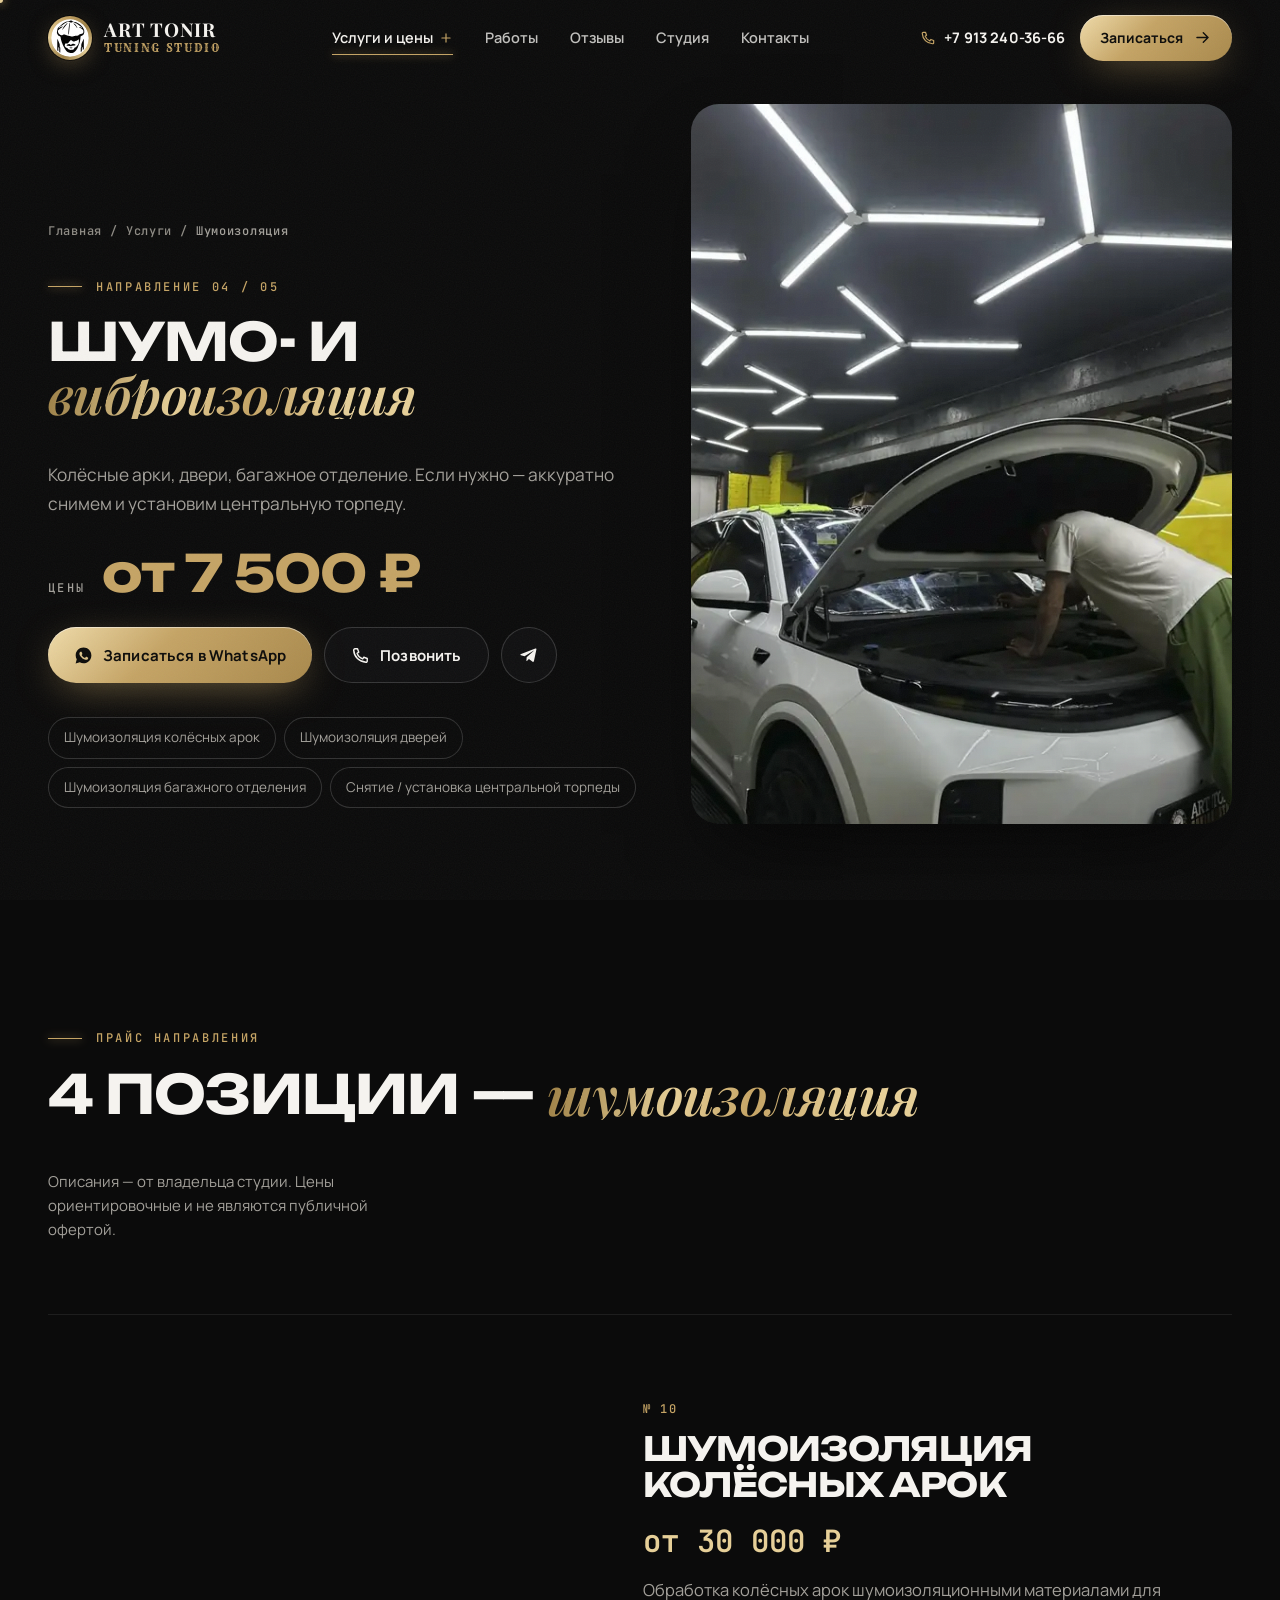
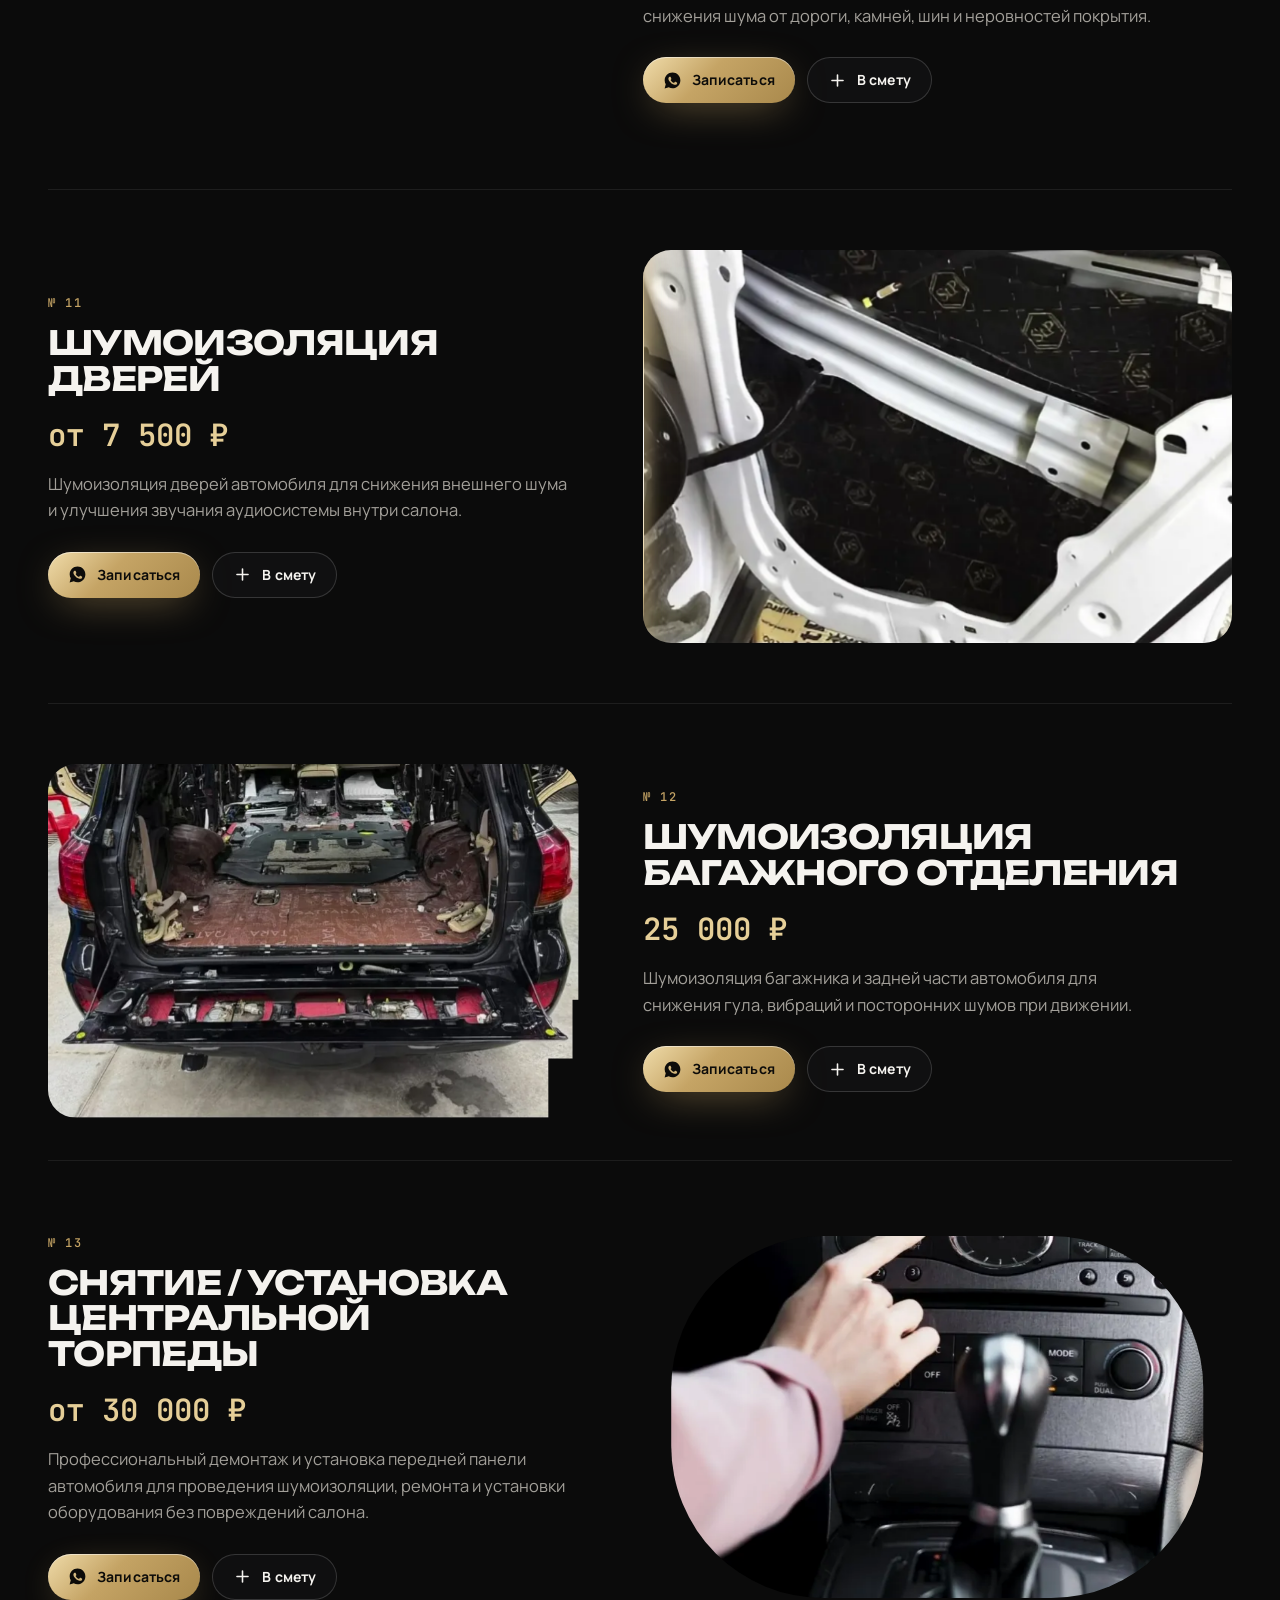
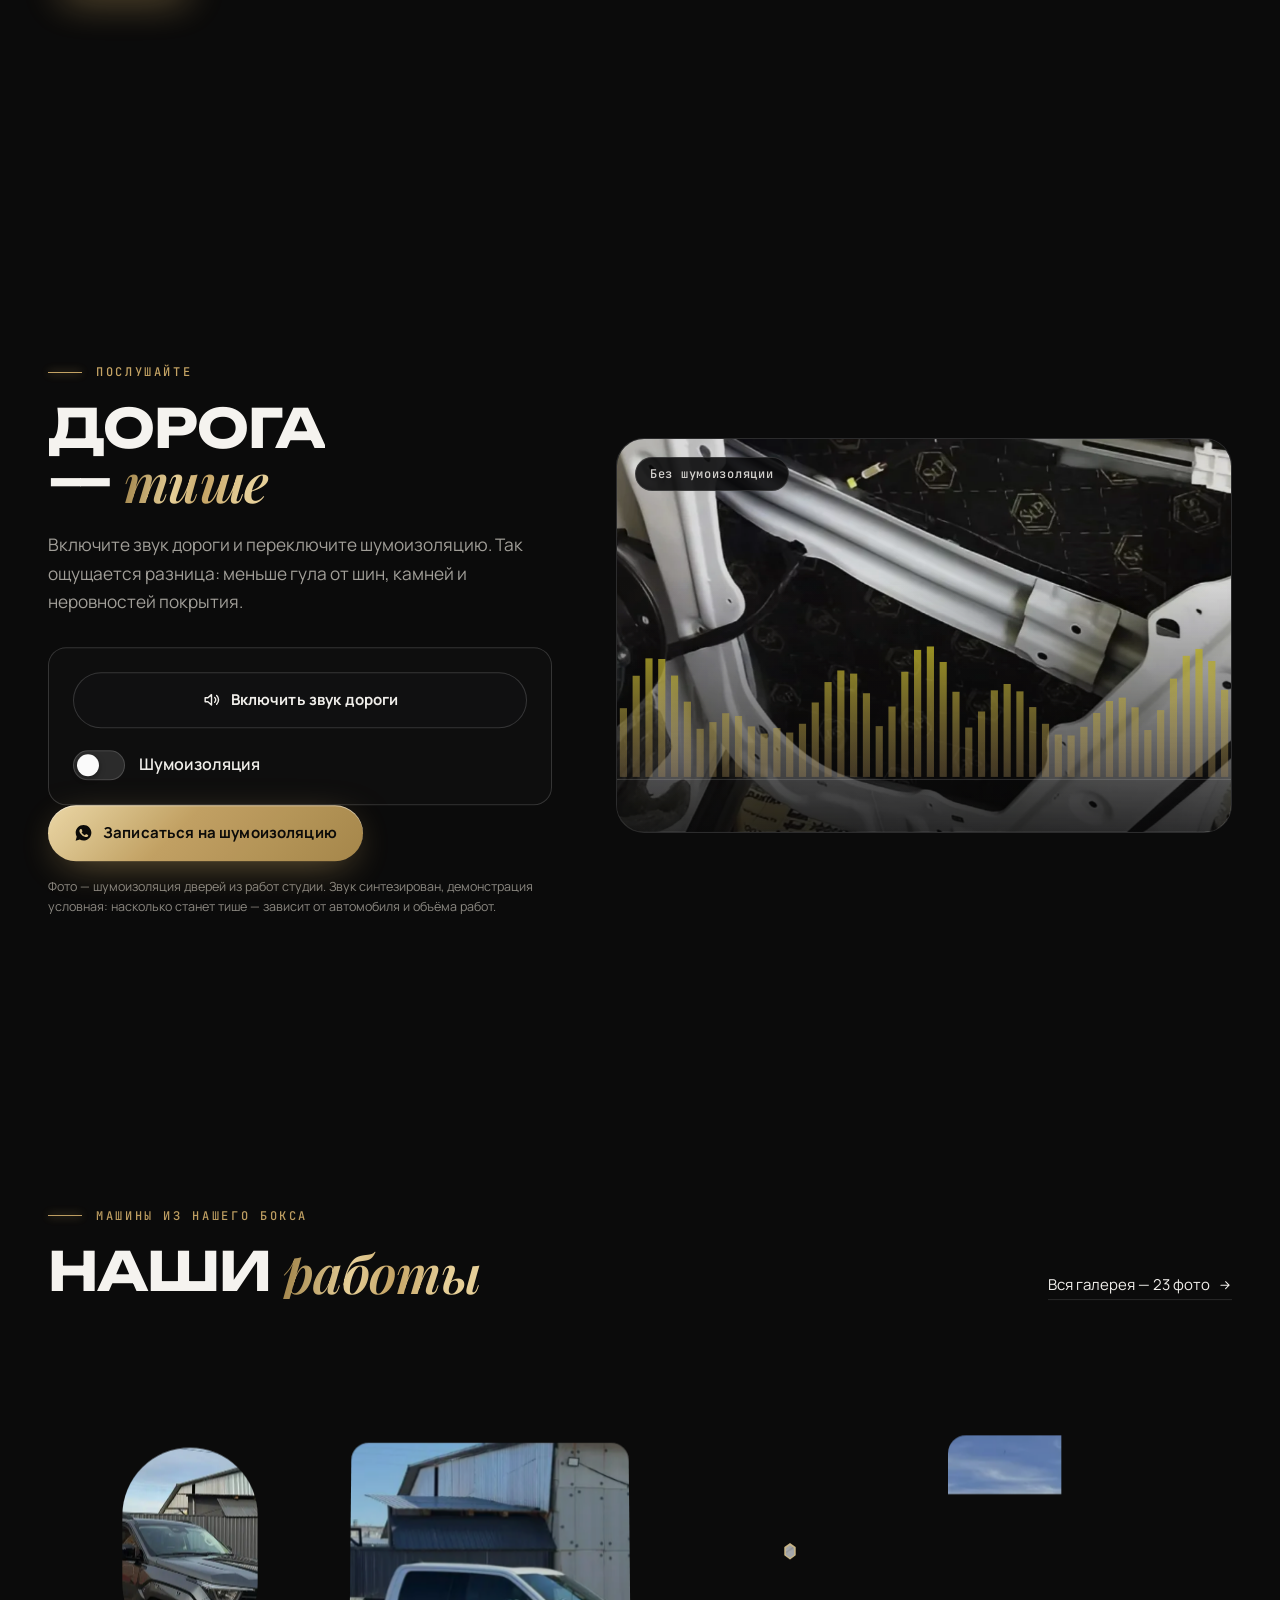
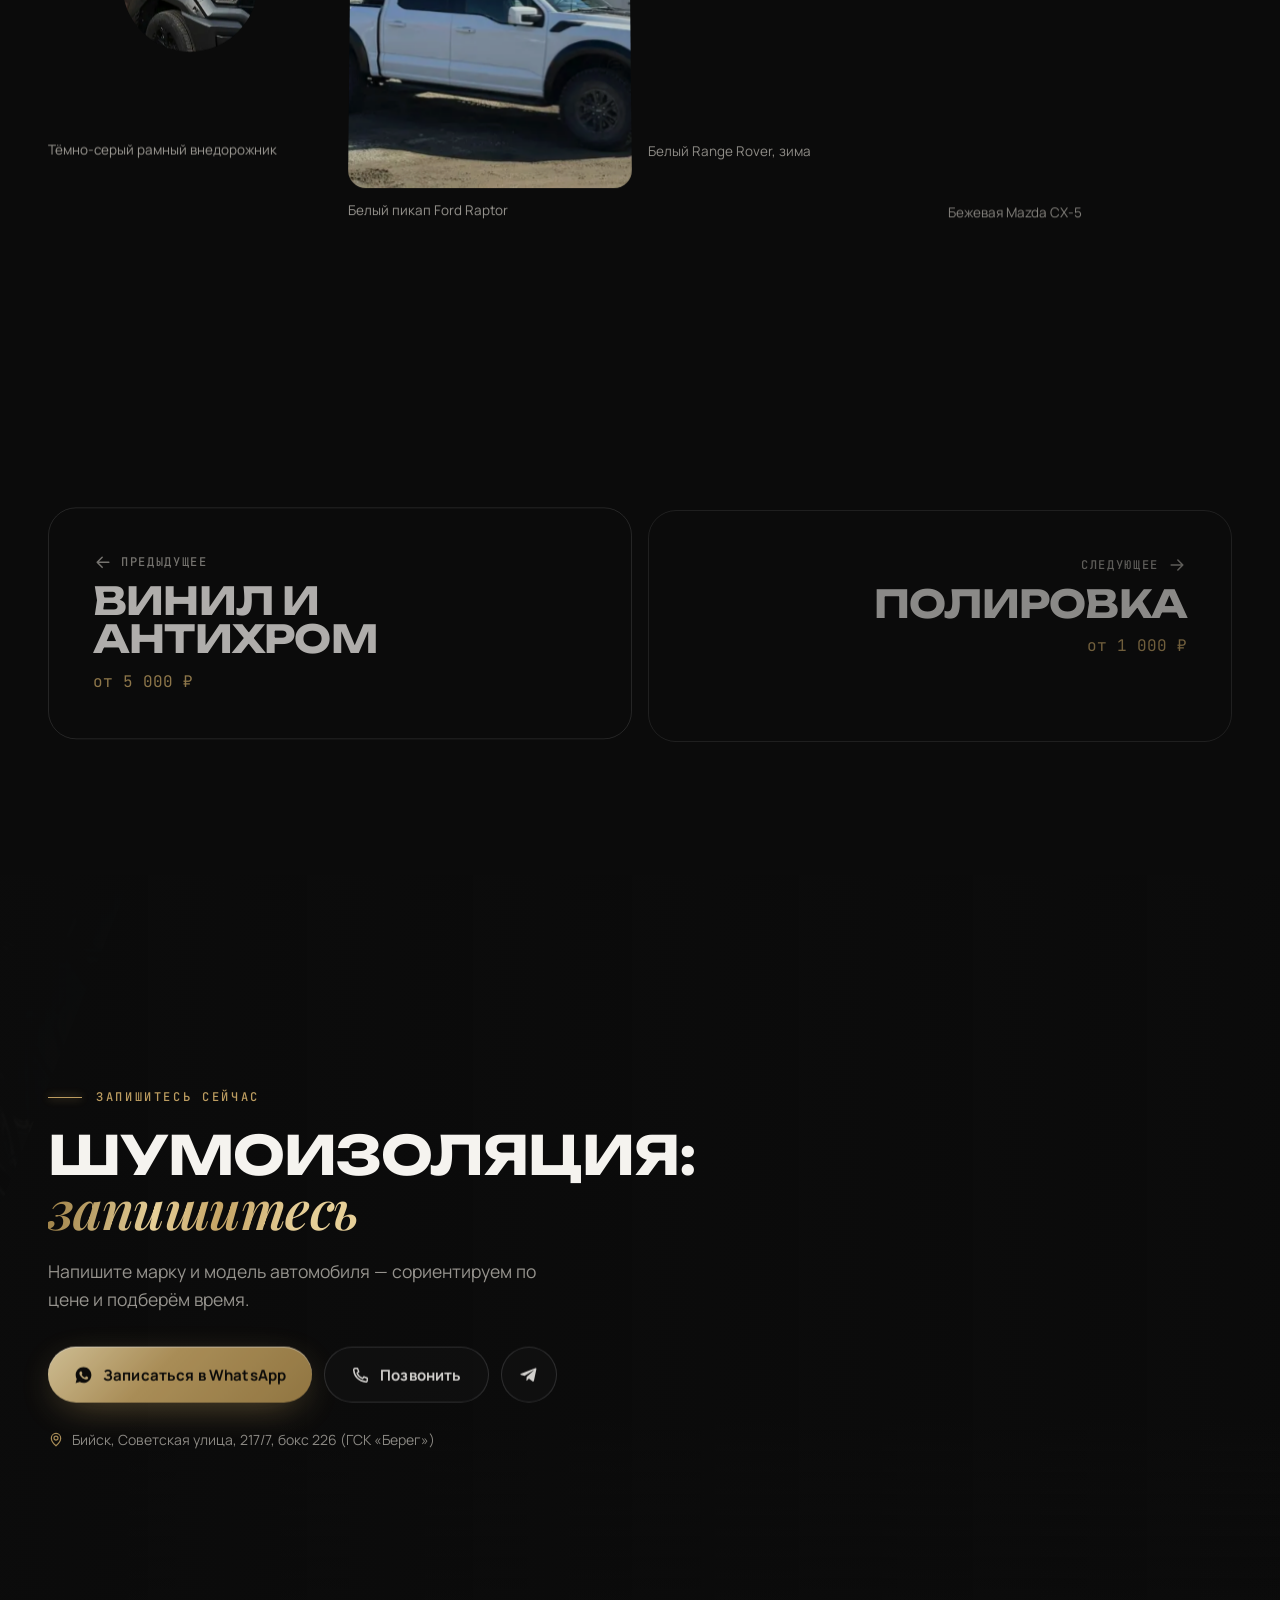
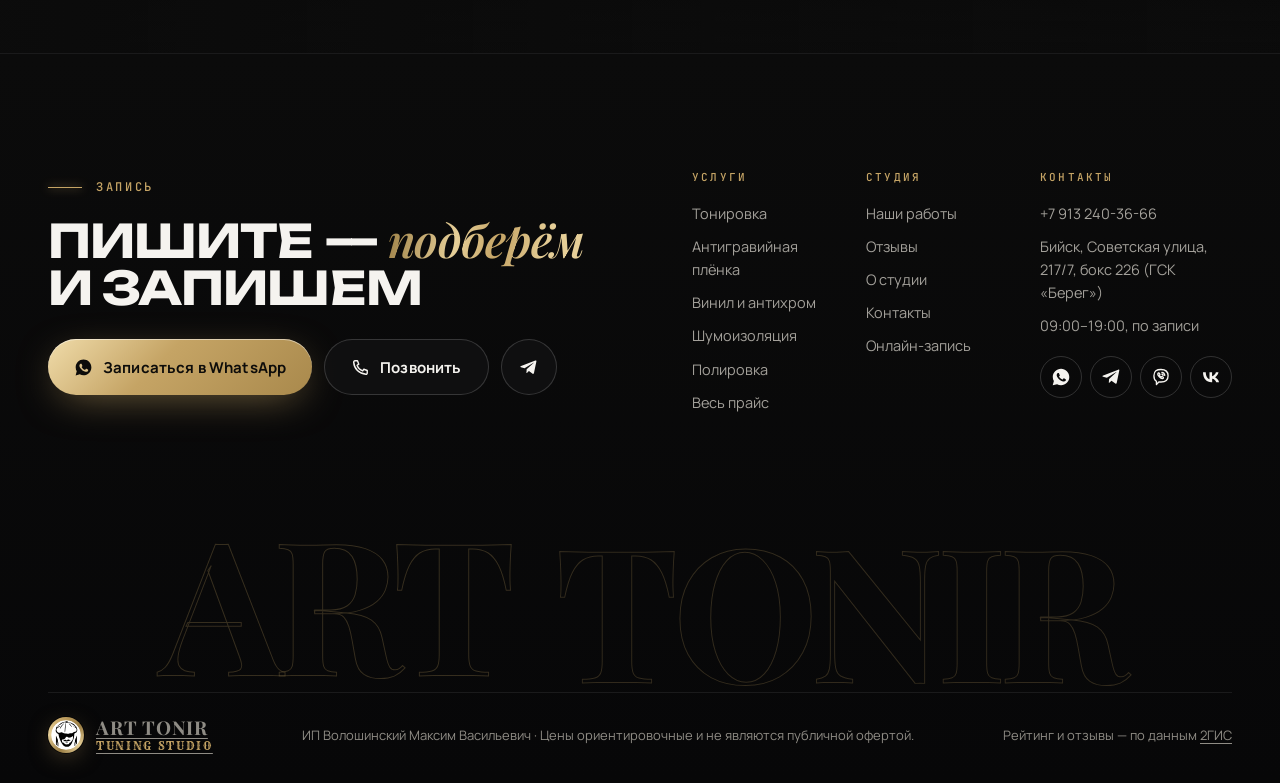
<file: shumoizolyaciya.html>
<!doctype html>
<html lang="ru">
<head>
<meta charset="utf-8">
<meta name="viewport" content="width=device-width, initial-scale=1, viewport-fit=cover">
<title>Шумоизоляция автомобиля в Бийске — арки, двери, багажник | ART TONIR</title>
<meta name="description" content="Шумоизоляция авто в Бийске: двери от 7 500 ₽, багажное отделение 25 000 ₽, колёсные арки от 30 000 ₽, снятие и установка торпеды от 30 000 ₽. ART TONIR.">
<meta name="theme-color" content="#0B0B0B">
<meta name="robots" content="noindex, nofollow">
<link rel="canonical" href="https://demositestxv1.netlify.app/shumoizolyaciya.html">
<meta property="og:url" content="https://demositestxv1.netlify.app/shumoizolyaciya.html">
<meta property="og:type" content="website">
<meta property="og:locale" content="ru_RU">
<meta property="og:site_name" content="ART TONIR">
<meta property="og:title" content="Шумоизоляция автомобиля в Бийске — арки, двери, багажник | ART TONIR">
<meta property="og:description" content="Шумоизоляция авто в Бийске: двери от 7 500 ₽, багажное отделение 25 000 ₽, колёсные арки от 30 000 ₽, снятие и установка торпеды от 30 000 ₽. ART TONIR.">
<meta property="og:image" content="https://demositestxv1.netlify.app/assets/img/og.jpg">
<meta property="og:image:width" content="1200">
<meta property="og:image:height" content="630">
<meta property="og:image:alt" content="ART TONIR — тонировка, антигравийная плёнка и шумоизоляция в Бийске">
<meta name="twitter:card" content="summary_large_image">
<link rel="icon" type="image/png" sizes="32x32" href="assets/img/logo/logo-32.png">
<link rel="apple-touch-icon" href="assets/img/logo/logo-180.png">
<link rel="preconnect" href="https://fonts.googleapis.com">
<link rel="preconnect" href="https://fonts.gstatic.com" crossorigin>
<link rel="stylesheet" href="https://fonts.googleapis.com/css2?family=Unbounded:wght@400;500;600;700;800&family=Manrope:wght@400;500;600;700;800&family=Playfair+Display:ital,wght@0,600;0,700;1,500;1,600;1,700&family=JetBrains+Mono:wght@400;500&family=Rye&display=swap">
<link rel="stylesheet" href="assets/css/main.css?v=6">

<script>(function(d){var h=d.documentElement;h.classList.add('js');if(!matchMedia('(prefers-reduced-motion: reduce)').matches){h.classList.add('anim');setTimeout(function(){if(!window.__AT_READY){h.classList.remove('anim')}},4000)}try{if(sessionStorage.getItem('at-pt')){h.classList.add('pt-in');sessionStorage.removeItem('at-pt')}}catch(e){}})(document)</script>

<script type="application/ld+json">{"@context":"https://schema.org","@type":"AutoRepair","name":"ART TONIR (Арт Тонир)","alternateName":["Арт Тонир","ART TONIR Tuning Studio","Art Tonir"],"description":"Тюнинг-студия в Бийске: тонировка, антигравийная плёнка, оклейка винилом, шумоизоляция, полировка.","image":"https://demositestxv1.netlify.app/assets/img/og.jpg","logo":"https://demositestxv1.netlify.app/assets/img/logo/logo-512.png","telephone":"+79132403666","address":{"@type":"PostalAddress","streetAddress":"Советская улица, 217/7, ГСК «Берег», бокс 226","addressLocality":"Бийск","addressRegion":"Алтайский край","postalCode":"659321","addressCountry":"RU"},"geo":{"@type":"GeoCoordinates","latitude":52.506837,"longitude":85.167647},"openingHours":"09:00-19:00","paymentAccepted":"Наличные, оплата через банк, перевод с карты","priceRange":"₽₽","sameAs":["https://vk.com/club41185870","https://2gis.ru/biysk/firm/2815279048724091"],"aggregateRating":{"@type":"AggregateRating","ratingValue":"5.0","ratingCount":123,"reviewCount":92,"bestRating":"5"},"url":"https://demositestxv1.netlify.app/"}</script>
</head>
<body class="">
<a class="skip" href="#main">Перейти к содержанию</a>
<svg width="0" height="0" style="position:absolute" aria-hidden="true">
<symbol id="i-wa" viewBox="0 0 24 24"><path fill="currentColor" d="M12.04 2C6.58 2 2.13 6.45 2.13 11.91c0 1.75.46 3.45 1.32 4.95L2.05 22l5.25-1.38a9.9 9.9 0 0 0 4.74 1.21c5.46 0 9.91-4.45 9.91-9.91C21.95 6.45 17.5 2 12.04 2Zm5.8 14.03c-.24.68-1.42 1.3-1.95 1.35-.5.05-.97.23-3.27-.68-2.77-1.09-4.52-3.92-4.66-4.1-.13-.18-1.11-1.48-1.11-2.82 0-1.34.7-2 .95-2.27.25-.27.54-.34.72-.34h.52c.17 0 .4-.06.62.48.24.56.8 1.94.87 2.08.07.14.11.3.02.48-.09.18-.14.3-.27.46l-.41.48c-.14.14-.28.29-.12.56.16.27.71 1.17 1.52 1.9 1.05.93 1.93 1.22 2.2 1.36.27.14.43.11.59-.07.16-.18.68-.79.86-1.06.18-.27.36-.23.61-.14.25.09 1.58.75 1.85.88.27.14.45.2.52.32.07.11.07.66-.17 1.34Z"/></symbol>
<symbol id="i-tg" viewBox="0 0 24 24"><path fill="currentColor" d="M21.94 4.3 18.9 19.04c-.23 1.02-.83 1.27-1.69.79l-4.66-3.43-2.25 2.16c-.25.25-.46.46-.94.46l.34-4.76 8.66-7.83c.38-.34-.08-.52-.58-.19L7.07 13.02l-4.6-1.44c-1-.31-1.02-1 .21-1.48l18-6.94c.83-.3 1.56.2 1.26 1.14Z"/></symbol>
<symbol id="i-phone" viewBox="0 0 24 24"><path fill="none" stroke="currentColor" stroke-width="1.8" stroke-linecap="round" stroke-linejoin="round" d="M5 3.5h3.2l1.6 4.3-2.1 1.4a11.5 11.5 0 0 0 7.1 7.1l1.4-2.1 4.3 1.6V19a1.6 1.6 0 0 1-1.7 1.6C10.3 20.1 3.9 13.7 3.4 5.2A1.6 1.6 0 0 1 5 3.5Z"/></symbol>
<symbol id="i-arrow" viewBox="0 0 24 24"><path fill="none" stroke="currentColor" stroke-width="1.8" stroke-linecap="round" stroke-linejoin="round" d="M5 12h14m-6-6 6 6-6 6"/></symbol>
<symbol id="i-arrow-up" viewBox="0 0 24 24"><path fill="none" stroke="currentColor" stroke-width="1.8" stroke-linecap="round" stroke-linejoin="round" d="M7 17 17 7M8 7h9v9"/></symbol>
<symbol id="i-star" viewBox="0 0 24 24"><path fill="currentColor" d="m12 2.6 2.8 6 6.6.7-4.9 4.5 1.4 6.5L12 17l-5.9 3.3 1.4-6.5-4.9-4.5 6.6-.7L12 2.6Z"/></symbol>
<symbol id="i-vk" viewBox="0 0 24 24"><path fill="currentColor" d="M12.8 18.2C6.3 18.2 2.6 13.8 2.4 6.3h3.3c.1 5.5 2.6 7.8 4.5 8.3V6.3h3.1v4.7c1.9-.2 3.9-2.4 4.6-4.7H21c-.5 2.9-2.6 5.1-4.1 6 1.5.7 3.9 2.6 4.8 5.9h-3.4c-.7-2.2-2.5-4-4.9-4.2v4.2h-.6Z"/></symbol>
<symbol id="i-viber" viewBox="0 0 24 24"><path fill="none" stroke="currentColor" stroke-width="1.6" stroke-linecap="round" stroke-linejoin="round" d="M12 3c5 0 8.5 1.6 8.5 7.5S17 18 12 18c-.8 0-1.6-.1-2.3-.2L6.5 21v-3.9C4.4 16 3.5 13.9 3.5 10.5 3.5 4.6 7 3 12 3Zm-2.2 4.2c-.5-.3-1.1 0-1.4.5-.5.8 0 2.5 1.6 4.2 1.6 1.7 3.4 2.4 4.3 1.9.5-.3.8-.9.4-1.4l-.9-.8c-.3-.3-.8-.3-1.1 0l-.4.4c-.9-.4-1.8-1.3-2.2-2.2l.4-.4c.3-.3.3-.8 0-1.1l-.7-1.1ZM13 6.5a4 4 0 0 1 3.5 3.6M13 8.6a2 2 0 0 1 1.5 1.5"/></symbol>
<symbol id="i-pin" viewBox="0 0 24 24"><path fill="none" stroke="currentColor" stroke-width="1.8" stroke-linecap="round" stroke-linejoin="round" d="M12 21s-7-6.1-7-11.5A7 7 0 0 1 19 9.5C19 14.9 12 21 12 21Zm0-8.5a3 3 0 1 0 0-6 3 3 0 0 0 0 6Z"/></symbol>
<symbol id="i-clock" viewBox="0 0 24 24"><path fill="none" stroke="currentColor" stroke-width="1.8" stroke-linecap="round" stroke-linejoin="round" d="M12 21a9 9 0 1 0 0-18 9 9 0 0 0 0 18Zm0-13v4.5l3 1.8"/></symbol>
<symbol id="i-card" viewBox="0 0 24 24"><path fill="none" stroke="currentColor" stroke-width="1.8" stroke-linecap="round" stroke-linejoin="round" d="M3.5 6.5h17v11h-17zM3.5 10h17M7 14.5h3"/></symbol>
<symbol id="i-plus" viewBox="0 0 24 24"><path fill="none" stroke="currentColor" stroke-width="2" stroke-linecap="round" d="M12 5v14M5 12h14"/></symbol>
<symbol id="i-check" viewBox="0 0 24 24"><path fill="none" stroke="currentColor" stroke-width="2.2" stroke-linecap="round" stroke-linejoin="round" d="m5 12.5 4.5 4.5L19 7.5"/></symbol>
<symbol id="i-close" viewBox="0 0 24 24"><path fill="none" stroke="currentColor" stroke-width="2" stroke-linecap="round" d="M6 6l12 12M18 6 6 18"/></symbol>
<symbol id="i-door" viewBox="0 0 24 24"><path fill="none" stroke="currentColor" stroke-width="1.8" stroke-linecap="round" stroke-linejoin="round" d="M5 21V4.5A1.5 1.5 0 0 1 6.5 3h11A1.5 1.5 0 0 1 19 4.5V21M3 21h18M15 12h.01"/></symbol>
<symbol id="i-list" viewBox="0 0 24 24"><path fill="none" stroke="currentColor" stroke-width="1.8" stroke-linecap="round" d="M9 6h11M9 12h11M9 18h11M4.5 6h.01M4.5 12h.01M4.5 18h.01"/></symbol>
<symbol id="i-sound" viewBox="0 0 24 24"><path fill="none" stroke="currentColor" stroke-width="1.8" stroke-linecap="round" stroke-linejoin="round" d="M4 9.5h3.5L12 5.5v13l-4.5-4H4zM16 9a4 4 0 0 1 0 6M18.5 6.5a7.5 7.5 0 0 1 0 11"/></symbol>
<symbol id="i-bolt" viewBox="0 0 24 24"><path fill="currentColor" d="M13.5 2 4 14h6.5L9.5 22 20 9.5h-6.6L13.5 2Z"/></symbol>
</svg>
<div class="pt" aria-hidden="true"><div class="pt__film"><span class="pt__edge"></span><span class="pt__logo"><svg viewBox="0 0 776 776" aria-hidden="true" focusable="false">
  <circle cx="388.0" cy="388.0" r="382.0" fill="#ffffff"/>
  <path fill="#000000" fill-rule="evenodd" d="M396.0,692.5C386.3,691.1 371.9,687.5 362.0,683.9C346.8,678.3 327.5,665.3 313.8,651.4C300.2,637.4 290.9,625.1 278.6,604.3C272.0,593.1 248.9,547.0 245.2,537.5C244.1,534.8 241.1,527.3 238.5,521.0C232.5,506.2 229.8,499.0 225.0,485.5C222.8,479.4 219.9,471.4 218.5,467.7C211.1,447.8 201.3,409.1 198.0,386.5C196.9,378.8 195.5,371.0 194.9,369.3C192.9,363.1 186.1,357.8 168.8,348.9C148.8,338.6 144.2,334.5 139.2,322.5C137.3,318.1 133.1,310.4 129.8,305.3C122.3,293.8 121.0,289.5 121.0,276.1C121.1,264.9 121.2,264.0 125.4,246.2C126.9,239.9 128.5,229.8 129.1,223.7C130.9,203.9 134.3,192.2 141.1,182.3C145.1,176.6 148.1,173.4 157.6,165.5C161.4,162.2 174.0,151.4 185.6,141.5C225.9,106.7 251.6,87.5 277.0,72.8C298.6,60.3 315.0,55.1 342.0,52.0C354.8,50.5 366.8,48.1 370.5,46.3C372.1,45.4 375.9,43.0 378.8,40.8C386.4,35.2 391.8,33.0 401.8,31.8C419.3,29.7 432.0,34.5 440.7,46.7C443.2,50.2 446.4,53.7 447.9,54.4C449.3,55.2 453.9,56.1 458.0,56.4C494.0,59.7 534.1,73.5 569.0,94.8C599.5,113.4 632.1,144.3 649.6,171.3C663.2,192.1 671.9,211.2 676.7,230.8C679.1,240.3 679.4,243.4 679.4,259.0C679.4,278.4 678.2,285.0 671.9,299.2C663.2,319.2 651.9,328.7 617.7,345.0C608.3,349.5 606.6,350.7 605.4,353.6C604.0,356.9 603.4,362.2 601.0,390.5C598.7,417.6 593.6,452.7 589.9,466.0C585.9,480.3 579.8,497.6 570.3,521.5C565.0,534.7 560.4,546.6 559.9,548.0C559.5,549.4 557.5,554.3 555.5,559.0C553.5,563.7 550.6,570.9 549.0,575.0C538.2,603.6 526.1,624.6 509.2,643.6C481.8,674.3 460.5,688.2 434.0,692.6C423.8,694.3 408.9,694.2 396.0,692.5Z M178.4,680.7L169.5,674.4L169.0,631.5C168.6,600.1 168.2,587.9 167.3,586.4C166.0,584.2 159.3,579.8 155.4,578.6C154.0,578.2 152.6,578.5 151.6,579.5C150.2,581.0 150.0,585.5 150.0,618.6C150.0,647.9 149.7,656.0 148.8,656.0C148.1,656.0 143.1,651.8 137.7,646.7L128.0,637.5L128.0,522.8L128.0,408.0L130.3,408.0C132.9,408.0 132.6,407.3 143.7,432.0C157.9,463.4 163.8,477.3 174.5,505.5C178.2,515.2 179.1,524.6 178.9,549.9L178.7,573.4L181.0,574.9C182.2,575.8 184.8,577.9 186.6,579.7L190.0,582.8L190.0,634.9C190.0,678.3 189.8,687.0 188.6,687.0C187.9,687.0 183.3,684.2 178.4,680.7Z M608.0,629.0C608.0,580.8 607.7,582.7 615.2,576.0C617.5,573.9 619.2,571.5 619.3,570.0C619.4,568.6 619.1,560.5 618.6,552.0C617.2,525.4 620.4,511.2 635.6,476.6C639.8,467.2 646.3,452.3 650.2,443.5C654.0,434.7 659.1,423.2 661.4,418.0C664.6,410.6 666.0,408.4 667.7,408.2C669.3,408.0 670.1,408.5 670.5,410.3C670.9,411.6 671.0,457.7 670.8,512.7L670.5,612.7L661.4,623.1C656.4,628.8 651.6,633.6 650.7,633.8C649.1,634.1 649.0,632.0 649.0,607.7C649.0,583.7 648.8,581.0 647.2,579.0L645.4,576.8L640.3,579.3C630.9,584.1 630.4,585.3 629.7,604.5C629.3,613.8 629.0,629.3 629.0,639.0L629.0,656.6L619.8,664.3C614.7,668.5 610.0,672.0 609.3,672.0C608.3,672.0 608.0,663.5 608.0,629.0Z M438.0,628.5C456.5,625.4 462.8,620.5 473.0,601.2C482.0,584.2 483.4,582.6 491.2,581.0C498.6,579.6 509.0,575.8 512.5,573.3C513.9,572.3 517.6,567.5 520.7,562.5C527.7,551.3 531.3,546.7 541.5,536.0C550.5,526.5 552.4,524.0 556.8,515.9C561.4,507.3 564.7,495.7 565.9,483.0C566.6,476.7 567.8,467.7 568.6,463.1C570.0,455.4 570.0,454.4 568.4,450.0C566.7,445.3 566.7,445.2 569.1,441.4C572.5,435.9 572.5,427.2 569.1,423.6C566.1,420.4 561.3,419.4 556.6,421.0C554.7,421.6 549.3,425.7 544.7,430.0C540.0,434.3 535.1,438.4 533.8,439.1C532.6,439.8 523.6,442.9 514.0,446.1C504.4,449.3 492.7,453.3 488.0,455.1C480.2,458.1 478.5,458.4 468.0,458.4C455.1,458.5 455.6,458.7 436.2,447.1C420.7,437.9 415.9,436.0 407.8,436.0C395.9,436.0 390.6,440.4 373.1,464.8C360.2,482.6 354.7,488.7 345.8,494.6C334.8,501.9 329.7,503.1 310.4,502.8C291.4,502.5 292.4,502.0 286.7,513.5C276.7,533.5 277.8,548.2 290.7,567.2C301.2,582.9 309.5,588.5 326.1,591.6C335.9,593.4 340.4,595.7 342.8,600.1C347.7,609.1 352.4,615.3 356.7,618.4C363.4,623.4 374.9,627.6 385.5,629.0C390.4,629.6 395.2,630.3 396.0,630.5C399.6,631.4 429.4,630.0 438.0,628.5Z M400.5,597.0C392.2,594.6 379.8,588.5 377.1,585.6C375.8,584.3 375.0,582.4 375.2,581.3C375.5,579.8 376.4,579.5 381.5,579.8C384.8,579.9 398.5,580.1 412.0,580.3C425.5,580.4 437.1,580.9 437.8,581.3C442.3,584.3 434.0,593.5 423.6,597.0C416.3,599.4 408.5,599.5 400.5,597.0Z M398.5,554.3C392.0,551.9 390.3,551.7 375.0,551.6C359.8,551.5 357.8,551.3 349.1,548.6C341.0,546.2 338.6,545.8 332.8,546.4C324.8,547.1 322.6,546.3 321.1,541.9C317.4,531.3 321.8,525.4 336.5,520.9C342.0,519.2 350.3,515.7 354.9,513.2C368.5,505.9 374.3,506.9 387.9,518.5C397.2,526.4 403.9,528.9 411.0,527.0C414.2,526.1 417.6,523.6 424.4,517.1C438.4,503.8 440.0,503.7 472.0,512.2C495.7,518.5 500.2,521.6 498.6,530.3C497.4,536.6 494.6,538.0 481.1,539.5C474.4,540.3 466.5,541.8 463.4,542.9C456.1,545.7 451.2,546.7 439.9,548.0C430.6,549.1 421.8,551.2 419.6,552.8C418.1,554.0 409.0,557.0 407.1,557.0C406.2,557.0 402.4,555.8 398.5,554.3Z M448.8,355.0C454.3,353.9 465.5,351.2 473.7,349.1C492.8,344.1 494.2,344.0 522.0,343.1C551.1,342.1 551.3,342.0 564.4,328.6C569.4,323.5 575.5,318.2 578.0,317.0C582.8,314.6 599.0,309.7 606.1,308.5C616.2,306.8 637.6,300.9 642.8,298.4C649.5,295.1 657.6,287.6 658.6,283.7C659.0,282.0 658.7,279.1 658.0,276.9C656.8,273.3 656.8,272.7 658.9,269.9C664.7,262.1 664.0,242.4 657.5,229.5C648.1,210.6 628.8,195.2 591.3,176.9C577.3,170.0 569.0,165.4 569.0,164.5C569.0,162.3 572.3,162.7 583.0,165.9C598.4,170.6 608.2,174.4 624.8,181.9C633.5,185.9 637.0,186.5 637.0,184.0C637.0,182.4 624.3,168.5 612.9,157.5C593.2,138.6 566.7,118.6 537.6,100.6C522.9,91.5 516.0,88.2 507.3,85.9C502.1,84.6 498.7,83.1 496.2,80.8C494.2,79.1 489.4,76.2 485.5,74.4C477.0,70.5 450.1,62.0 446.1,62.0C444.5,62.0 439.2,63.8 434.3,66.1C429.5,68.4 421.4,71.0 416.5,72.1C408.7,73.7 406.3,73.8 398.5,72.9C389.1,71.7 383.3,69.5 375.1,63.6C370.9,60.6 370.3,60.5 361.6,60.6C355.4,60.7 348.3,61.8 339.5,63.8C310.1,70.7 289.5,80.9 264.5,101.0C254.9,108.8 242.5,117.4 229.5,125.5C223.4,129.2 212.8,135.9 205.8,140.4C198.8,144.9 191.7,149.3 190.1,150.2C188.4,151.1 186.5,153.2 185.8,154.7C184.2,158.6 181.0,162.0 179.0,162.0C173.5,162.0 158.1,176.0 153.8,184.9C151.8,189.1 151.8,189.4 153.4,190.6C156.0,192.4 157.7,191.6 176.8,179.1C195.0,167.3 201.8,163.6 212.5,159.7C219.8,157.1 237.0,154.4 239.6,155.4C244.9,157.4 238.2,162.5 176.2,203.5C155.3,217.4 146.8,226.7 143.4,239.5C138.3,258.6 148.9,290.7 166.0,308.1C171.6,313.8 174.4,315.6 186.0,321.2C205.1,330.4 208.7,331.5 220.0,331.5C228.8,331.5 230.1,331.2 238.0,327.6C252.5,321.1 260.1,319.0 269.3,319.0C283.4,319.0 297.6,323.0 321.5,333.8C341.8,342.9 348.0,344.4 377.3,347.5C385.4,348.4 394.0,349.8 396.3,350.6C413.5,356.9 431.9,358.4 448.8,355.0Z M358.2,318.7C352.7,312.1 352.6,276.1 358.0,219.4C359.1,207.4 360.7,192.8 361.5,187.0C362.4,181.2 363.5,172.2 364.0,167.0C366.8,140.7 372.7,103.8 375.7,94.5C379.1,83.7 384.3,76.9 387.1,79.7C387.9,80.5 385.8,110.5 384.5,116.5C384.2,117.6 383.4,126.4 382.5,136.0C381.7,145.6 380.1,161.8 379.0,172.0C374.2,217.4 370.2,258.2 368.5,279.8C367.0,297.7 364.4,315.2 362.8,318.2C361.8,320.3 359.7,320.5 358.2,318.7Z M229.4,222.6C228.8,221.0 231.6,211.6 235.5,202.3C242.2,186.2 251.1,171.1 267.2,148.5C277.5,134.2 324.4,88.1 333.7,83.2C340.6,79.5 339.3,83.5 329.2,96.9C305.5,128.0 280.2,161.4 266.8,179.0C258.6,189.7 247.6,204.2 242.3,211.2C233.1,223.5 230.6,225.7 229.4,222.6Z M531.8,182.2C530.4,180.7 525.8,174.6 521.5,168.5C511.2,154.0 502.0,142.2 498.0,138.5C496.3,136.8 492.8,132.5 490.4,128.7C486.4,122.5 484.5,120.9 475.4,115.4C473.8,114.5 473.7,113.9 474.7,111.7C475.8,109.3 475.4,108.4 469.5,100.3C457.8,84.5 456.5,82.0 459.4,82.0C461.3,82.0 479.7,97.5 491.3,108.9C506.1,123.3 516.5,137.2 527.3,156.7C532.3,165.7 538.0,179.8 538.0,183.0C538.0,185.9 534.9,185.5 531.8,182.2Z"/>
</svg>
</span></div></div>
<div class="cursor" aria-hidden="true"><div class="cursor__ring"><span class="cursor__label"></span></div><div class="cursor__dot"></div></div>
<div class="toast" role="status" aria-live="polite"></div>
<header class="hdr" data-hdr>
  <div class="container hdr__in">
    <a class="brand " href="index.html" aria-label="ART TONIR — на главную">
  <span class="brand__badge"><svg viewBox="0 0 776 776" aria-hidden="true" focusable="false">
  <circle cx="388.0" cy="388.0" r="382.0" fill="#ffffff"/>
  <path fill="#000000" fill-rule="evenodd" d="M396.0,692.5C386.3,691.1 371.9,687.5 362.0,683.9C346.8,678.3 327.5,665.3 313.8,651.4C300.2,637.4 290.9,625.1 278.6,604.3C272.0,593.1 248.9,547.0 245.2,537.5C244.1,534.8 241.1,527.3 238.5,521.0C232.5,506.2 229.8,499.0 225.0,485.5C222.8,479.4 219.9,471.4 218.5,467.7C211.1,447.8 201.3,409.1 198.0,386.5C196.9,378.8 195.5,371.0 194.9,369.3C192.9,363.1 186.1,357.8 168.8,348.9C148.8,338.6 144.2,334.5 139.2,322.5C137.3,318.1 133.1,310.4 129.8,305.3C122.3,293.8 121.0,289.5 121.0,276.1C121.1,264.9 121.2,264.0 125.4,246.2C126.9,239.9 128.5,229.8 129.1,223.7C130.9,203.9 134.3,192.2 141.1,182.3C145.1,176.6 148.1,173.4 157.6,165.5C161.4,162.2 174.0,151.4 185.6,141.5C225.9,106.7 251.6,87.5 277.0,72.8C298.6,60.3 315.0,55.1 342.0,52.0C354.8,50.5 366.8,48.1 370.5,46.3C372.1,45.4 375.9,43.0 378.8,40.8C386.4,35.2 391.8,33.0 401.8,31.8C419.3,29.7 432.0,34.5 440.7,46.7C443.2,50.2 446.4,53.7 447.9,54.4C449.3,55.2 453.9,56.1 458.0,56.4C494.0,59.7 534.1,73.5 569.0,94.8C599.5,113.4 632.1,144.3 649.6,171.3C663.2,192.1 671.9,211.2 676.7,230.8C679.1,240.3 679.4,243.4 679.4,259.0C679.4,278.4 678.2,285.0 671.9,299.2C663.2,319.2 651.9,328.7 617.7,345.0C608.3,349.5 606.6,350.7 605.4,353.6C604.0,356.9 603.4,362.2 601.0,390.5C598.7,417.6 593.6,452.7 589.9,466.0C585.9,480.3 579.8,497.6 570.3,521.5C565.0,534.7 560.4,546.6 559.9,548.0C559.5,549.4 557.5,554.3 555.5,559.0C553.5,563.7 550.6,570.9 549.0,575.0C538.2,603.6 526.1,624.6 509.2,643.6C481.8,674.3 460.5,688.2 434.0,692.6C423.8,694.3 408.9,694.2 396.0,692.5Z M178.4,680.7L169.5,674.4L169.0,631.5C168.6,600.1 168.2,587.9 167.3,586.4C166.0,584.2 159.3,579.8 155.4,578.6C154.0,578.2 152.6,578.5 151.6,579.5C150.2,581.0 150.0,585.5 150.0,618.6C150.0,647.9 149.7,656.0 148.8,656.0C148.1,656.0 143.1,651.8 137.7,646.7L128.0,637.5L128.0,522.8L128.0,408.0L130.3,408.0C132.9,408.0 132.6,407.3 143.7,432.0C157.9,463.4 163.8,477.3 174.5,505.5C178.2,515.2 179.1,524.6 178.9,549.9L178.7,573.4L181.0,574.9C182.2,575.8 184.8,577.9 186.6,579.7L190.0,582.8L190.0,634.9C190.0,678.3 189.8,687.0 188.6,687.0C187.9,687.0 183.3,684.2 178.4,680.7Z M608.0,629.0C608.0,580.8 607.7,582.7 615.2,576.0C617.5,573.9 619.2,571.5 619.3,570.0C619.4,568.6 619.1,560.5 618.6,552.0C617.2,525.4 620.4,511.2 635.6,476.6C639.8,467.2 646.3,452.3 650.2,443.5C654.0,434.7 659.1,423.2 661.4,418.0C664.6,410.6 666.0,408.4 667.7,408.2C669.3,408.0 670.1,408.5 670.5,410.3C670.9,411.6 671.0,457.7 670.8,512.7L670.5,612.7L661.4,623.1C656.4,628.8 651.6,633.6 650.7,633.8C649.1,634.1 649.0,632.0 649.0,607.7C649.0,583.7 648.8,581.0 647.2,579.0L645.4,576.8L640.3,579.3C630.9,584.1 630.4,585.3 629.7,604.5C629.3,613.8 629.0,629.3 629.0,639.0L629.0,656.6L619.8,664.3C614.7,668.5 610.0,672.0 609.3,672.0C608.3,672.0 608.0,663.5 608.0,629.0Z M438.0,628.5C456.5,625.4 462.8,620.5 473.0,601.2C482.0,584.2 483.4,582.6 491.2,581.0C498.6,579.6 509.0,575.8 512.5,573.3C513.9,572.3 517.6,567.5 520.7,562.5C527.7,551.3 531.3,546.7 541.5,536.0C550.5,526.5 552.4,524.0 556.8,515.9C561.4,507.3 564.7,495.7 565.9,483.0C566.6,476.7 567.8,467.7 568.6,463.1C570.0,455.4 570.0,454.4 568.4,450.0C566.7,445.3 566.7,445.2 569.1,441.4C572.5,435.9 572.5,427.2 569.1,423.6C566.1,420.4 561.3,419.4 556.6,421.0C554.7,421.6 549.3,425.7 544.7,430.0C540.0,434.3 535.1,438.4 533.8,439.1C532.6,439.8 523.6,442.9 514.0,446.1C504.4,449.3 492.7,453.3 488.0,455.1C480.2,458.1 478.5,458.4 468.0,458.4C455.1,458.5 455.6,458.7 436.2,447.1C420.7,437.9 415.9,436.0 407.8,436.0C395.9,436.0 390.6,440.4 373.1,464.8C360.2,482.6 354.7,488.7 345.8,494.6C334.8,501.9 329.7,503.1 310.4,502.8C291.4,502.5 292.4,502.0 286.7,513.5C276.7,533.5 277.8,548.2 290.7,567.2C301.2,582.9 309.5,588.5 326.1,591.6C335.9,593.4 340.4,595.7 342.8,600.1C347.7,609.1 352.4,615.3 356.7,618.4C363.4,623.4 374.9,627.6 385.5,629.0C390.4,629.6 395.2,630.3 396.0,630.5C399.6,631.4 429.4,630.0 438.0,628.5Z M400.5,597.0C392.2,594.6 379.8,588.5 377.1,585.6C375.8,584.3 375.0,582.4 375.2,581.3C375.5,579.8 376.4,579.5 381.5,579.8C384.8,579.9 398.5,580.1 412.0,580.3C425.5,580.4 437.1,580.9 437.8,581.3C442.3,584.3 434.0,593.5 423.6,597.0C416.3,599.4 408.5,599.5 400.5,597.0Z M398.5,554.3C392.0,551.9 390.3,551.7 375.0,551.6C359.8,551.5 357.8,551.3 349.1,548.6C341.0,546.2 338.6,545.8 332.8,546.4C324.8,547.1 322.6,546.3 321.1,541.9C317.4,531.3 321.8,525.4 336.5,520.9C342.0,519.2 350.3,515.7 354.9,513.2C368.5,505.9 374.3,506.9 387.9,518.5C397.2,526.4 403.9,528.9 411.0,527.0C414.2,526.1 417.6,523.6 424.4,517.1C438.4,503.8 440.0,503.7 472.0,512.2C495.7,518.5 500.2,521.6 498.6,530.3C497.4,536.6 494.6,538.0 481.1,539.5C474.4,540.3 466.5,541.8 463.4,542.9C456.1,545.7 451.2,546.7 439.9,548.0C430.6,549.1 421.8,551.2 419.6,552.8C418.1,554.0 409.0,557.0 407.1,557.0C406.2,557.0 402.4,555.8 398.5,554.3Z M448.8,355.0C454.3,353.9 465.5,351.2 473.7,349.1C492.8,344.1 494.2,344.0 522.0,343.1C551.1,342.1 551.3,342.0 564.4,328.6C569.4,323.5 575.5,318.2 578.0,317.0C582.8,314.6 599.0,309.7 606.1,308.5C616.2,306.8 637.6,300.9 642.8,298.4C649.5,295.1 657.6,287.6 658.6,283.7C659.0,282.0 658.7,279.1 658.0,276.9C656.8,273.3 656.8,272.7 658.9,269.9C664.7,262.1 664.0,242.4 657.5,229.5C648.1,210.6 628.8,195.2 591.3,176.9C577.3,170.0 569.0,165.4 569.0,164.5C569.0,162.3 572.3,162.7 583.0,165.9C598.4,170.6 608.2,174.4 624.8,181.9C633.5,185.9 637.0,186.5 637.0,184.0C637.0,182.4 624.3,168.5 612.9,157.5C593.2,138.6 566.7,118.6 537.6,100.6C522.9,91.5 516.0,88.2 507.3,85.9C502.1,84.6 498.7,83.1 496.2,80.8C494.2,79.1 489.4,76.2 485.5,74.4C477.0,70.5 450.1,62.0 446.1,62.0C444.5,62.0 439.2,63.8 434.3,66.1C429.5,68.4 421.4,71.0 416.5,72.1C408.7,73.7 406.3,73.8 398.5,72.9C389.1,71.7 383.3,69.5 375.1,63.6C370.9,60.6 370.3,60.5 361.6,60.6C355.4,60.7 348.3,61.8 339.5,63.8C310.1,70.7 289.5,80.9 264.5,101.0C254.9,108.8 242.5,117.4 229.5,125.5C223.4,129.2 212.8,135.9 205.8,140.4C198.8,144.9 191.7,149.3 190.1,150.2C188.4,151.1 186.5,153.2 185.8,154.7C184.2,158.6 181.0,162.0 179.0,162.0C173.5,162.0 158.1,176.0 153.8,184.9C151.8,189.1 151.8,189.4 153.4,190.6C156.0,192.4 157.7,191.6 176.8,179.1C195.0,167.3 201.8,163.6 212.5,159.7C219.8,157.1 237.0,154.4 239.6,155.4C244.9,157.4 238.2,162.5 176.2,203.5C155.3,217.4 146.8,226.7 143.4,239.5C138.3,258.6 148.9,290.7 166.0,308.1C171.6,313.8 174.4,315.6 186.0,321.2C205.1,330.4 208.7,331.5 220.0,331.5C228.8,331.5 230.1,331.2 238.0,327.6C252.5,321.1 260.1,319.0 269.3,319.0C283.4,319.0 297.6,323.0 321.5,333.8C341.8,342.9 348.0,344.4 377.3,347.5C385.4,348.4 394.0,349.8 396.3,350.6C413.5,356.9 431.9,358.4 448.8,355.0Z M358.2,318.7C352.7,312.1 352.6,276.1 358.0,219.4C359.1,207.4 360.7,192.8 361.5,187.0C362.4,181.2 363.5,172.2 364.0,167.0C366.8,140.7 372.7,103.8 375.7,94.5C379.1,83.7 384.3,76.9 387.1,79.7C387.9,80.5 385.8,110.5 384.5,116.5C384.2,117.6 383.4,126.4 382.5,136.0C381.7,145.6 380.1,161.8 379.0,172.0C374.2,217.4 370.2,258.2 368.5,279.8C367.0,297.7 364.4,315.2 362.8,318.2C361.8,320.3 359.7,320.5 358.2,318.7Z M229.4,222.6C228.8,221.0 231.6,211.6 235.5,202.3C242.2,186.2 251.1,171.1 267.2,148.5C277.5,134.2 324.4,88.1 333.7,83.2C340.6,79.5 339.3,83.5 329.2,96.9C305.5,128.0 280.2,161.4 266.8,179.0C258.6,189.7 247.6,204.2 242.3,211.2C233.1,223.5 230.6,225.7 229.4,222.6Z M531.8,182.2C530.4,180.7 525.8,174.6 521.5,168.5C511.2,154.0 502.0,142.2 498.0,138.5C496.3,136.8 492.8,132.5 490.4,128.7C486.4,122.5 484.5,120.9 475.4,115.4C473.8,114.5 473.7,113.9 474.7,111.7C475.8,109.3 475.4,108.4 469.5,100.3C457.8,84.5 456.5,82.0 459.4,82.0C461.3,82.0 479.7,97.5 491.3,108.9C506.1,123.3 516.5,137.2 527.3,156.7C532.3,165.7 538.0,179.8 538.0,183.0C538.0,185.9 534.9,185.5 531.8,182.2Z"/>
</svg>
</span>
  <span class="brand__txt"><b>ART TONIR</b><i>Tuning Studio</i></span>
</a>
    <nav class="nav" aria-label="Основное меню">
      <div class="nav__dd">
        <a href="uslugi.html" aria-current="page" class="nav__link">Услуги и цены <svg class="ic ic--xs" aria-hidden="true"><use href="#i-plus"/></svg></a>
        <div class="mega" role="group" aria-label="Направления">
          <div class="mega__grid"><a class="mega__card" href="tonirovka.html">
        <span class="mega__img"><img src="assets/img/services/07_tint-rear-hemisphere-800.webp" srcset="assets/img/services/07_tint-rear-hemisphere-400.webp 400w, assets/img/services/07_tint-rear-hemisphere-800.webp 800w" sizes="220px" width="800" height="527" alt="Тонировка" loading="lazy" decoding="async"></span>
        <span class="mega__num">01</span>
        <span class="mega__name">Тонировка</span>
        <span class="mega__price">от 5 000&nbsp;₽</span>
      </a><a class="mega__card" href="antigravijnaya-plenka.html">
        <span class="mega__img"><img src="assets/img/services/01_ppf-full-body_photo1-800.webp" srcset="assets/img/services/01_ppf-full-body_photo1-400.webp 400w, assets/img/services/01_ppf-full-body_photo1-800.webp 800w" sizes="220px" width="800" height="524" alt="Антигравийная плёнка" loading="lazy" decoding="async"></span>
        <span class="mega__num">02</span>
        <span class="mega__name">Антигравийная плёнка</span>
        <span class="mega__price">от 2 000&nbsp;₽</span>
      </a><a class="mega__card" href="vinil.html">
        <span class="mega__img"><img src="assets/img/services/04_color-change-wrap-800.webp" srcset="assets/img/services/04_color-change-wrap-400.webp 400w, assets/img/services/04_color-change-wrap-800.webp 800w" sizes="220px" width="800" height="526" alt="Винил и антихром" loading="lazy" decoding="async"></span>
        <span class="mega__num">03</span>
        <span class="mega__name">Винил и антихром</span>
        <span class="mega__price">от 5 000&nbsp;₽</span>
      </a><a class="mega__card" href="shumoizolyaciya.html">
        <span class="mega__img"><img src="assets/img/services/10_soundproof-wheel-arches-800.webp" srcset="assets/img/services/10_soundproof-wheel-arches-400.webp 400w, assets/img/services/10_soundproof-wheel-arches-800.webp 800w" sizes="220px" width="800" height="529" alt="Шумоизоляция" loading="lazy" decoding="async"></span>
        <span class="mega__num">04</span>
        <span class="mega__name">Шумоизоляция</span>
        <span class="mega__price">от 7 500&nbsp;₽</span>
      </a><a class="mega__card" href="polirovka.html">
        <span class="mega__img"><img src="assets/img/services/14_polish-ceramic-800.webp" srcset="assets/img/services/14_polish-ceramic-400.webp 400w, assets/img/services/14_polish-ceramic-800.webp 800w" sizes="220px" width="800" height="486" alt="Полировка" loading="lazy" decoding="async"></span>
        <span class="mega__num">05</span>
        <span class="mega__name">Полировка</span>
        <span class="mega__price">от 1 000&nbsp;₽</span>
      </a></div>
          <a class="mega__all" href="uslugi.html">Весь прайс — 16 позиций <svg class="ic" aria-hidden="true"><use href="#i-arrow"/></svg></a>
        </div>
      </div>
      <a class="nav__link" href="raboty.html">Работы</a>
      <a class="nav__link" href="otzyvy.html">Отзывы</a>
      <a class="nav__link" href="studiya.html">Студия</a>
      <a class="nav__link" href="kontakty.html">Контакты</a>
    </nav>
    <div class="hdr__act">
      <a class="hdr__phone" href="tel:+79132403666"><svg class="ic ic--sm" aria-hidden="true"><use href="#i-phone"/></svg><span>+7 913 240-36-66</span></a>
      <a class="btn btn--gold btn--sm" href="zapis.html" data-magnetic><span>Записаться</span><svg class="ic" aria-hidden="true"><use href="#i-arrow"/></svg></a>
      <button class="burger" type="button" aria-label="Открыть меню" aria-expanded="false" aria-controls="mmenu"><span></span><span></span></button>
    </div>
  </div>
</header>
<div class="mmenu" id="mmenu" aria-hidden="true">
  <div class="mmenu__grid" aria-hidden="true"></div>
  <nav class="mmenu__nav" aria-label="Мобильное меню">
    <a href="index.html"><i>00</i>Главная</a>
    <a href="uslugi.html"><i>01</i>Услуги и цены</a>
    <div class="mmenu__sub"><a href="tonirovka.html">Тонировка</a><a href="antigravijnaya-plenka.html">Антигравийная плёнка</a><a href="vinil.html">Винил и антихром</a><a href="shumoizolyaciya.html">Шумоизоляция</a><a href="polirovka.html">Полировка</a></div>
    <a href="raboty.html"><i>02</i>Работы</a>
    <a href="otzyvy.html"><i>03</i>Отзывы</a>
    <a href="studiya.html"><i>04</i>Студия</a>
    <a href="kontakty.html"><i>05</i>Контакты</a>
    <a href="zapis.html"><i>06</i>Онлайн-запись</a>
  </nav>
  <div class="mmenu__foot">
    <a class="btn btn--gold" href="https://wa.me/79132403666?text=%D0%97%D0%B4%D1%80%D0%B0%D0%B2%D1%81%D1%82%D0%B2%D1%83%D0%B9%D1%82%D0%B5!%20%D0%A5%D0%BE%D1%87%D1%83%20%D0%B7%D0%B0%D0%BF%D0%B8%D1%81%D0%B0%D1%82%D1%8C%D1%81%D1%8F%20%D0%B2%20ART%20TONIR." target="_blank" rel="noopener"><svg class="ic" aria-hidden="true"><use href="#i-wa"/></svg><span>Записаться в WhatsApp</span></a>
    <a class="mmenu__phone" href="tel:+79132403666">+7 913 240-36-66</a>
    <p>Бийск, Советская улица, 217/7, бокс 226 (ГСК «Берег») · 09:00–19:00, по записи</p>
  </div>
</div>
<main id="main">

<section class="phero">
  <div class="phero__media" data-img="flip"><img src="assets/img/gallery/18_white-suv-hood-open_master-at-work_vertical-1280.webp" srcset="assets/img/gallery/18_white-suv-hood-open_master-at-work_vertical-640.webp 640w, assets/img/gallery/18_white-suv-hood-open_master-at-work_vertical-1280.webp 1280w" sizes="(max-width: 900px) 100vw, 50vw" width="1280" height="1522" alt="Мастер ART TONIR работает с белым кроссовером в боксе" fetchpriority="high" decoding="async"></div>
  <div class="container phero__in">
    <nav class="crumbs" aria-label="Хлебные крошки"><a href="index.html">Главная</a><span>/</span><a href="uslugi.html">Услуги</a><span>/</span><span aria-current="page">Шумоизоляция</span></nav>
    <p class="eyebrow">Направление 04 / 05</p>
    <h1 class="h1" data-split>Шумо- и <em>виброизоляция</em></h1>
    <p class="lead" data-reveal>Колёсные арки, двери, багажное отделение. Если нужно — аккуратно снимем и установим центральную торпеду.</p>
    <div class="phero__price" data-reveal><span>Цены</span><b>от 7 500&nbsp;₽</b></div>
    <div class="btn-row" data-reveal><a class="btn btn--gold" href="https://wa.me/79132403666?text=%D0%97%D0%B4%D1%80%D0%B0%D0%B2%D1%81%D1%82%D0%B2%D1%83%D0%B9%D1%82%D0%B5!%20%D0%A5%D0%BE%D1%87%D1%83%20%D0%B7%D0%B0%D0%BF%D0%B8%D1%81%D0%B0%D1%82%D1%8C%D1%81%D1%8F%20%D0%B2%20ART%20TONIR%20%D0%BD%D0%B0%20%D1%83%D1%81%D0%BB%D1%83%D0%B3%D1%83%20%C2%AB%D0%A8%D1%83%D0%BC%D0%BE%D0%B8%D0%B7%D0%BE%D0%BB%D1%8F%D1%86%D0%B8%D1%8F%C2%BB." target="_blank" rel="noopener" data-magnetic><svg class="ic" aria-hidden="true"><use href="#i-wa"/></svg><span>Записаться в WhatsApp</span></a><a class="btn btn--ghost" href="tel:+79132403666"><svg class="ic" aria-hidden="true"><use href="#i-phone"/></svg><span>Позвонить</span></a><a class="btn btn--icon" href="https://t.me/+79132403666" target="_blank" rel="noopener" aria-label="Написать в Telegram"><svg class="ic" aria-hidden="true"><use href="#i-tg"/></svg></a></div>
    <div class="phero__chips" data-reveal><a href="#s10">Шумоизоляция колёсных арок</a><a href="#s11">Шумоизоляция дверей</a><a href="#s12">Шумоизоляция багажного отделения</a><a href="#s13">Снятие / установка центральной торпеды</a></div>
  </div>
</section>

<section class="section svc-list">
  <div class="container">
    <div class="sec-head">
      <div>
        <p class="eyebrow" data-reveal>Прайс направления</p>
        <h2 class="h2" data-split>4 позиции — <em>шумоизоляция</em></h2>
      </div>
      <p class="sec-head__aside" data-reveal>Описания — от владельца студии. Цены ориентировочные и не являются публичной офертой.</p>
    </div>
    <article class="svc" id="s10" data-reveal>
  <div class="svc__media" data-img="hex"><img src="assets/img/services/10_soundproof-wheel-arches-800.webp" srcset="assets/img/services/10_soundproof-wheel-arches-400.webp 400w, assets/img/services/10_soundproof-wheel-arches-800.webp 800w" sizes="(max-width: 760px) 92vw, 440px" width="800" height="529" alt="Шумоизоляция колёсных арок — ART TONIR, Бийск" loading="lazy" decoding="async"></div>
  <div class="svc__body">
    <p class="svc__idx">№ 10</p>
    <h3 class="svc__name">Шумоизоляция колёсных арок</h3>
    <p class="svc__price"><b>от 30 000 ₽</b></p>
    <p class="svc__desc">Обработка колёсных арок шумоизоляционными материалами для снижения шума от дороги, камней, шин и неровностей покрытия.</p>
    <div class="btn-row">
      <a class="btn btn--gold btn--sm" href="https://wa.me/79132403666?text=%D0%97%D0%B4%D1%80%D0%B0%D0%B2%D1%81%D1%82%D0%B2%D1%83%D0%B9%D1%82%D0%B5!%20%D0%A5%D0%BE%D1%87%D1%83%20%D0%B7%D0%B0%D0%BF%D0%B8%D1%81%D0%B0%D1%82%D1%8C%D1%81%D1%8F%20%D0%B2%20ART%20TONIR%20%D0%BD%D0%B0%20%D1%83%D1%81%D0%BB%D1%83%D0%B3%D1%83%20%C2%AB%D0%A8%D1%83%D0%BC%D0%BE%D0%B8%D0%B7%D0%BE%D0%BB%D1%8F%D1%86%D0%B8%D1%8F%20%D0%BA%D0%BE%D0%BB%D1%91%D1%81%D0%BD%D1%8B%D1%85%20%D0%B0%D1%80%D0%BE%D0%BA%C2%BB." target="_blank" rel="noopener" data-magnetic><svg class="ic" aria-hidden="true"><use href="#i-wa"/></svg><span>Записаться</span></a>
      <button class="btn btn--ghost btn--sm" type="button" data-add="s10"><svg class="ic" aria-hidden="true"><use href="#i-plus"/></svg><span>В смету</span></button>
    </div>
  </div>
</article><article class="svc" id="s11" data-reveal>
  <div class="svc__media" data-img="wipe-r"><img src="assets/img/services/11_soundproof-doors-800.webp" srcset="assets/img/services/11_soundproof-doors-400.webp 400w, assets/img/services/11_soundproof-doors-800.webp 800w" sizes="(max-width: 760px) 92vw, 440px" width="800" height="525" alt="Шумоизоляция дверей — ART TONIR, Бийск" loading="lazy" decoding="async"></div>
  <div class="svc__body">
    <p class="svc__idx">№ 11</p>
    <h3 class="svc__name">Шумоизоляция дверей</h3>
    <p class="svc__price"><b>от 7 500 ₽</b></p>
    <p class="svc__desc">Шумоизоляция дверей автомобиля для снижения внешнего шума и улучшения звучания аудиосистемы внутри салона.</p>
    <div class="btn-row">
      <a class="btn btn--gold btn--sm" href="https://wa.me/79132403666?text=%D0%97%D0%B4%D1%80%D0%B0%D0%B2%D1%81%D1%82%D0%B2%D1%83%D0%B9%D1%82%D0%B5!%20%D0%A5%D0%BE%D1%87%D1%83%20%D0%B7%D0%B0%D0%BF%D0%B8%D1%81%D0%B0%D1%82%D1%8C%D1%81%D1%8F%20%D0%B2%20ART%20TONIR%20%D0%BD%D0%B0%20%D1%83%D1%81%D0%BB%D1%83%D0%B3%D1%83%20%C2%AB%D0%A8%D1%83%D0%BC%D0%BE%D0%B8%D0%B7%D0%BE%D0%BB%D1%8F%D1%86%D0%B8%D1%8F%20%D0%B4%D0%B2%D0%B5%D1%80%D0%B5%D0%B9%C2%BB." target="_blank" rel="noopener" data-magnetic><svg class="ic" aria-hidden="true"><use href="#i-wa"/></svg><span>Записаться</span></a>
      <button class="btn btn--ghost btn--sm" type="button" data-add="s11"><svg class="ic" aria-hidden="true"><use href="#i-plus"/></svg><span>В смету</span></button>
    </div>
  </div>
</article><article class="svc" id="s12" data-reveal>
  <div class="svc__media" data-img="blinds"><img src="assets/img/services/12_soundproof-trunk-800.webp" srcset="assets/img/services/12_soundproof-trunk-400.webp 400w, assets/img/services/12_soundproof-trunk-800.webp 800w" sizes="(max-width: 760px) 92vw, 440px" width="800" height="521" alt="Шумоизоляция багажного отделения — ART TONIR, Бийск" loading="lazy" decoding="async"></div>
  <div class="svc__body">
    <p class="svc__idx">№ 12</p>
    <h3 class="svc__name">Шумоизоляция багажного отделения</h3>
    <p class="svc__price"><b>25 000 ₽</b></p>
    <p class="svc__desc">Шумоизоляция багажника и задней части автомобиля для снижения гула, вибраций и посторонних шумов при движении.</p>
    <div class="btn-row">
      <a class="btn btn--gold btn--sm" href="https://wa.me/79132403666?text=%D0%97%D0%B4%D1%80%D0%B0%D0%B2%D1%81%D1%82%D0%B2%D1%83%D0%B9%D1%82%D0%B5!%20%D0%A5%D0%BE%D1%87%D1%83%20%D0%B7%D0%B0%D0%BF%D0%B8%D1%81%D0%B0%D1%82%D1%8C%D1%81%D1%8F%20%D0%B2%20ART%20TONIR%20%D0%BD%D0%B0%20%D1%83%D1%81%D0%BB%D1%83%D0%B3%D1%83%20%C2%AB%D0%A8%D1%83%D0%BC%D0%BE%D0%B8%D0%B7%D0%BE%D0%BB%D1%8F%D1%86%D0%B8%D1%8F%20%D0%B1%D0%B0%D0%B3%D0%B0%D0%B6%D0%BD%D0%BE%D0%B3%D0%BE%20%D0%BE%D1%82%D0%B4%D0%B5%D0%BB%D0%B5%D0%BD%D0%B8%D1%8F%C2%BB." target="_blank" rel="noopener" data-magnetic><svg class="ic" aria-hidden="true"><use href="#i-wa"/></svg><span>Записаться</span></a>
      <button class="btn btn--ghost btn--sm" type="button" data-add="s12"><svg class="ic" aria-hidden="true"><use href="#i-plus"/></svg><span>В смету</span></button>
    </div>
  </div>
</article><article class="svc" id="s13" data-reveal>
  <div class="svc__media" data-img="pill"><img src="assets/img/services/13_dashboard-removal-install-800.webp" srcset="assets/img/services/13_dashboard-removal-install-400.webp 400w, assets/img/services/13_dashboard-removal-install-800.webp 800w" sizes="(max-width: 760px) 92vw, 440px" width="800" height="526" alt="Снятие / установка центральной торпеды — ART TONIR, Бийск" loading="lazy" decoding="async"></div>
  <div class="svc__body">
    <p class="svc__idx">№ 13</p>
    <h3 class="svc__name">Снятие / установка центральной торпеды</h3>
    <p class="svc__price"><b>от 30 000 ₽</b></p>
    <p class="svc__desc">Профессиональный демонтаж и установка передней панели автомобиля для проведения шумоизоляции, ремонта и установки оборудования без повреждений салона.</p>
    <div class="btn-row">
      <a class="btn btn--gold btn--sm" href="https://wa.me/79132403666?text=%D0%97%D0%B4%D1%80%D0%B0%D0%B2%D1%81%D1%82%D0%B2%D1%83%D0%B9%D1%82%D0%B5!%20%D0%A5%D0%BE%D1%87%D1%83%20%D0%B7%D0%B0%D0%BF%D0%B8%D1%81%D0%B0%D1%82%D1%8C%D1%81%D1%8F%20%D0%B2%20ART%20TONIR%20%D0%BD%D0%B0%20%D1%83%D1%81%D0%BB%D1%83%D0%B3%D1%83%20%C2%AB%D0%A1%D0%BD%D1%8F%D1%82%D0%B8%D0%B5%20%2F%20%D1%83%D1%81%D1%82%D0%B0%D0%BD%D0%BE%D0%B2%D0%BA%D0%B0%20%D1%86%D0%B5%D0%BD%D1%82%D1%80%D0%B0%D0%BB%D1%8C%D0%BD%D0%BE%D0%B9%20%D1%82%D0%BE%D1%80%D0%BF%D0%B5%D0%B4%D1%8B%C2%BB." target="_blank" rel="noopener" data-magnetic><svg class="ic" aria-hidden="true"><use href="#i-wa"/></svg><span>Записаться</span></a>
      <button class="btn btn--ghost btn--sm" type="button" data-add="s13"><svg class="ic" aria-hidden="true"><use href="#i-plus"/></svg><span>В смету</span></button>
    </div>
  </div>
</article>
  </div>
</section>

<section class="section tool tool--noise" data-tool="noise">
  <div class="container tool__grid">
    <div class="tool__head"><p class="eyebrow" data-reveal>Послушайте</p><h2 class="h2" data-split>Дорога — <em>тише</em></h2><p class="lead" data-reveal>Включите звук дороги и переключите шумоизоляцию. Так ощущается разница: меньше гула от шин, камней и неровностей покрытия.</p></div>
    <div class="tool__stage tool__stage--photo tool__stage--noise" data-img="lamp">
      <img class="tool__img" src="assets/img/tools/noise-doors.webp" width="900" height="576" alt="Дверь автомобиля с уложенной шумоизоляцией" loading="lazy" decoding="async">
      <canvas class="tool__cv" aria-hidden="true"></canvas>
      <span class="tool__badge" data-out="state">Без шумоизоляции</span>
    </div>
    <div class="tool__panel" data-reveal>
      <div class="tool__ctrl">
        <button class="btn btn--ghost" type="button" data-noise-play><svg class="ic" aria-hidden="true"><use href="#i-sound"/></svg><span>Включить звук дороги</span></button>
        <label class="switch switch--big"><input type="checkbox" data-iso><span class="switch__ui" aria-hidden="true"></span><span>Шумоизоляция</span></label>
      </div>
      <div class="btn-row"><a class="btn btn--gold" href="https://wa.me/79132403666?text=%D0%97%D0%B4%D1%80%D0%B0%D0%B2%D1%81%D1%82%D0%B2%D1%83%D0%B9%D1%82%D0%B5!%20%D0%A5%D0%BE%D1%87%D1%83%20%D0%B7%D0%B0%D0%BF%D0%B8%D1%81%D0%B0%D1%82%D1%8C%D1%81%D1%8F%20%D0%B2%20ART%20TONIR%20%D0%BD%D0%B0%20%D1%83%D1%81%D0%BB%D1%83%D0%B3%D1%83%20%C2%AB%D0%A8%D1%83%D0%BC%D0%BE%D0%B8%D0%B7%D0%BE%D0%BB%D1%8F%D1%86%D0%B8%D1%8F%C2%BB." target="_blank" rel="noopener" data-magnetic><svg class="ic" aria-hidden="true"><use href="#i-wa"/></svg><span>Записаться на шумоизоляцию</span></a></div>
      <p class="tool__note">Фото — шумоизоляция дверей из работ студии. Звук синтезирован, демонстрация условная: насколько станет тише — зависит от автомобиля и объёма работ.</p>
    </div>
  </div>
</section>

<section class="section relworks">
  <div class="container">
    <div class="sec-head">
      <div>
        <p class="eyebrow" data-reveal>Машины из нашего бокса</p>
        <h2 class="h2" data-split>Наши <em>работы</em></h2>
      </div>
      <p class="sec-head__aside" data-reveal><a class="link" href="raboty.html">Вся галерея — 23 фото <svg class="ic ic--xs" aria-hidden="true"><use href="#i-arrow"/></svg></a></p>
    </div>
    <div class="relworks__grid"><a class="rw rw--v" href="raboty.html#19_dark-grey-offroad-suv_vertical" data-reveal data-cursor="Смотреть"><span data-img="pill"><img src="assets/img/gallery/19_dark-grey-offroad-suv_vertical-1280.webp" srcset="assets/img/gallery/19_dark-grey-offroad-suv_vertical-640.webp 640w, assets/img/gallery/19_dark-grey-offroad-suv_vertical-1280.webp 1280w" sizes="(max-width: 760px) 46vw, 320px" width="1280" height="1637" alt="Тёмно-серый рамный внедорожник" loading="lazy" decoding="async"></span><i>Тёмно-серый рамный внедорожник</i></a><a class="rw" href="raboty.html#03_white-ford-raptor_yard" data-reveal data-cursor="Смотреть"><span data-img="flip"><img src="assets/img/gallery/03_white-ford-raptor_yard-1280.webp" srcset="assets/img/gallery/03_white-ford-raptor_yard-640.webp 640w, assets/img/gallery/03_white-ford-raptor_yard-1280.webp 1280w" sizes="(max-width: 760px) 46vw, 320px" width="1280" height="891" alt="Белый пикап Ford Raptor" loading="lazy" decoding="async"></span><i>Белый пикап Ford Raptor</i></a><a class="rw" href="raboty.html#23_range-rover-white_snow" data-reveal data-cursor="Смотреть"><span data-img="hex"><img src="assets/img/gallery/23_range-rover-white_snow-1280.webp" srcset="assets/img/gallery/23_range-rover-white_snow-640.webp 640w, assets/img/gallery/23_range-rover-white_snow-1280.webp 1280w" sizes="(max-width: 760px) 46vw, 320px" width="1280" height="892" alt="Белый Range Rover, зима" loading="lazy" decoding="async"></span><i>Белый Range Rover, зима</i></a><a class="rw" href="raboty.html#06_mazda-cx5-beige_yard" data-reveal data-cursor="Смотреть"><span data-img="blinds"><img src="assets/img/gallery/06_mazda-cx5-beige_yard-1280.webp" srcset="assets/img/gallery/06_mazda-cx5-beige_yard-640.webp 640w, assets/img/gallery/06_mazda-cx5-beige_yard-1280.webp 1280w" sizes="(max-width: 760px) 46vw, 320px" width="1280" height="891" alt="Бежевая Mazda CX-5" loading="lazy" decoding="async"></span><i>Бежевая Mazda CX-5</i></a></div>
  </div>
</section>

<section class="section catnav">
  <div class="container catnav__grid">
    <a class="catnav__c" href="vinil.html" data-reveal><span><svg class="ic ic--flip" aria-hidden="true"><use href="#i-arrow"/></svg> Предыдущее</span><b>Винил и антихром</b><i>от 5 000&nbsp;₽</i></a>
    <a class="catnav__c catnav__c--next" href="polirovka.html" data-reveal><span>Следующее <svg class="ic" aria-hidden="true"><use href="#i-arrow"/></svg></span><b>Полировка</b><i>от 1 000&nbsp;₽</i></a>
  </div>
</section>

<section class="cta" data-cursor-zone>
  <div class="cta__bg" data-parallax data-img="diag" data-img-noscale><img src="assets/img/gallery/10_bmw-black-crossover-rear_yard-1280.webp" srcset="assets/img/gallery/10_bmw-black-crossover-rear_yard-640.webp 640w, assets/img/gallery/10_bmw-black-crossover-rear_yard-1280.webp 1280w" sizes="100vw" width="1280" height="890" alt="Чёрный BMW, вид сзади, у бокса ART TONIR" loading="lazy" decoding="async"></div>
  <div class="container cta__in">
    <p class="eyebrow" data-reveal>Запишитесь сейчас</p>
    <h2 class="h2 cta__title" data-split>Шумоизоляция: <em>запишитесь</em></h2>
    <p class="cta__text" data-reveal>Напишите марку и модель автомобиля — сориентируем по цене и подберём время.</p>
    <div class="btn-row" data-reveal><a class="btn btn--gold" href="https://wa.me/79132403666?text=%D0%97%D0%B4%D1%80%D0%B0%D0%B2%D1%81%D1%82%D0%B2%D1%83%D0%B9%D1%82%D0%B5!%20%D0%A5%D0%BE%D1%87%D1%83%20%D0%B7%D0%B0%D0%BF%D0%B8%D1%81%D0%B0%D1%82%D1%8C%D1%81%D1%8F%20%D0%B2%20ART%20TONIR." target="_blank" rel="noopener" data-magnetic><svg class="ic" aria-hidden="true"><use href="#i-wa"/></svg><span>Записаться в WhatsApp</span></a><a class="btn btn--ghost" href="tel:+79132403666"><svg class="ic" aria-hidden="true"><use href="#i-phone"/></svg><span>Позвонить</span></a><a class="btn btn--icon" href="https://t.me/+79132403666" target="_blank" rel="noopener" aria-label="Написать в Telegram"><svg class="ic" aria-hidden="true"><use href="#i-tg"/></svg></a></div>
    <p class="cta__addr" data-reveal><svg class="ic ic--sm" aria-hidden="true"><use href="#i-pin"/></svg> Бийск, Советская улица, 217/7, бокс 226 (ГСК «Берег»)</p>
  </div>
</section>

</main>
<footer class="ftr">
  <div class="container">
    <div class="ftr__top">
      <div class="ftr__cta">
        <p class="eyebrow">Запись</p>
        <p class="ftr__big">Пишите — <em>подберём</em><br>и запишем</p>
        <div class="btn-row">
          <a class="btn btn--gold" href="https://wa.me/79132403666?text=%D0%97%D0%B4%D1%80%D0%B0%D0%B2%D1%81%D1%82%D0%B2%D1%83%D0%B9%D1%82%D0%B5!%20%D0%A5%D0%BE%D1%87%D1%83%20%D0%B7%D0%B0%D0%BF%D0%B8%D1%81%D0%B0%D1%82%D1%8C%D1%81%D1%8F%20%D0%B2%20ART%20TONIR." target="_blank" rel="noopener" data-magnetic><svg class="ic" aria-hidden="true"><use href="#i-wa"/></svg><span>Записаться в WhatsApp</span></a>
          <a class="btn btn--ghost" href="tel:+79132403666"><svg class="ic" aria-hidden="true"><use href="#i-phone"/></svg><span>Позвонить</span></a>
          <a class="btn btn--icon" href="https://t.me/+79132403666" target="_blank" rel="noopener" aria-label="Telegram"><svg class="ic" aria-hidden="true"><use href="#i-tg"/></svg></a>
        </div>
      </div>
      <div class="ftr__cols">
        <div>
          <p class="ftr__h">Услуги</p>
          <a href="tonirovka.html">Тонировка</a><a href="antigravijnaya-plenka.html">Антигравийная плёнка</a><a href="vinil.html">Винил и антихром</a><a href="shumoizolyaciya.html">Шумоизоляция</a><a href="polirovka.html">Полировка</a>
          <a href="uslugi.html">Весь прайс</a>
        </div>
        <div>
          <p class="ftr__h">Студия</p>
          <a href="raboty.html">Наши работы</a>
          <a href="otzyvy.html">Отзывы</a>
          <a href="studiya.html">О студии</a>
          <a href="kontakty.html">Контакты</a>
          <a href="zapis.html">Онлайн-запись</a>
        </div>
        <div>
          <p class="ftr__h">Контакты</p>
          <a href="tel:+79132403666">+7 913 240-36-66</a>
          <a href="kontakty.html">Бийск, Советская улица, 217/7, бокс 226 (ГСК «Берег»)</a>
          <span>09:00–19:00, по записи</span>
          <div class="socials">
            <a href="https://wa.me/79132403666?text=%D0%97%D0%B4%D1%80%D0%B0%D0%B2%D1%81%D1%82%D0%B2%D1%83%D0%B9%D1%82%D0%B5!%20%D0%A5%D0%BE%D1%87%D1%83%20%D0%B7%D0%B0%D0%BF%D0%B8%D1%81%D0%B0%D1%82%D1%8C%D1%81%D1%8F%20%D0%B2%20ART%20TONIR." target="_blank" rel="noopener" aria-label="WhatsApp"><svg class="ic" aria-hidden="true"><use href="#i-wa"/></svg></a>
            <a href="https://t.me/+79132403666" target="_blank" rel="noopener" aria-label="Telegram"><svg class="ic" aria-hidden="true"><use href="#i-tg"/></svg></a>
            <a href="viber://chat/?number=%2B79132403666" aria-label="Viber"><svg class="ic" aria-hidden="true"><use href="#i-viber"/></svg></a>
            <a href="https://vk.com/club41185870" target="_blank" rel="noopener" aria-label="ВКонтакте"><svg class="ic" aria-hidden="true"><use href="#i-vk"/></svg></a>
          </div>
        </div>
      </div>
    </div>
    <div class="ftr__word" aria-hidden="true"><span>ART</span><span>TONIR</span></div>
    <div class="ftr__bottom">
      <a class="brand brand--sm" href="index.html" aria-label="ART TONIR — на главную">
  <span class="brand__badge"><svg viewBox="0 0 776 776" aria-hidden="true" focusable="false">
  <circle cx="388.0" cy="388.0" r="382.0" fill="#ffffff"/>
  <path fill="#000000" fill-rule="evenodd" d="M396.0,692.5C386.3,691.1 371.9,687.5 362.0,683.9C346.8,678.3 327.5,665.3 313.8,651.4C300.2,637.4 290.9,625.1 278.6,604.3C272.0,593.1 248.9,547.0 245.2,537.5C244.1,534.8 241.1,527.3 238.5,521.0C232.5,506.2 229.8,499.0 225.0,485.5C222.8,479.4 219.9,471.4 218.5,467.7C211.1,447.8 201.3,409.1 198.0,386.5C196.9,378.8 195.5,371.0 194.9,369.3C192.9,363.1 186.1,357.8 168.8,348.9C148.8,338.6 144.2,334.5 139.2,322.5C137.3,318.1 133.1,310.4 129.8,305.3C122.3,293.8 121.0,289.5 121.0,276.1C121.1,264.9 121.2,264.0 125.4,246.2C126.9,239.9 128.5,229.8 129.1,223.7C130.9,203.9 134.3,192.2 141.1,182.3C145.1,176.6 148.1,173.4 157.6,165.5C161.4,162.2 174.0,151.4 185.6,141.5C225.9,106.7 251.6,87.5 277.0,72.8C298.6,60.3 315.0,55.1 342.0,52.0C354.8,50.5 366.8,48.1 370.5,46.3C372.1,45.4 375.9,43.0 378.8,40.8C386.4,35.2 391.8,33.0 401.8,31.8C419.3,29.7 432.0,34.5 440.7,46.7C443.2,50.2 446.4,53.7 447.9,54.4C449.3,55.2 453.9,56.1 458.0,56.4C494.0,59.7 534.1,73.5 569.0,94.8C599.5,113.4 632.1,144.3 649.6,171.3C663.2,192.1 671.9,211.2 676.7,230.8C679.1,240.3 679.4,243.4 679.4,259.0C679.4,278.4 678.2,285.0 671.9,299.2C663.2,319.2 651.9,328.7 617.7,345.0C608.3,349.5 606.6,350.7 605.4,353.6C604.0,356.9 603.4,362.2 601.0,390.5C598.7,417.6 593.6,452.7 589.9,466.0C585.9,480.3 579.8,497.6 570.3,521.5C565.0,534.7 560.4,546.6 559.9,548.0C559.5,549.4 557.5,554.3 555.5,559.0C553.5,563.7 550.6,570.9 549.0,575.0C538.2,603.6 526.1,624.6 509.2,643.6C481.8,674.3 460.5,688.2 434.0,692.6C423.8,694.3 408.9,694.2 396.0,692.5Z M178.4,680.7L169.5,674.4L169.0,631.5C168.6,600.1 168.2,587.9 167.3,586.4C166.0,584.2 159.3,579.8 155.4,578.6C154.0,578.2 152.6,578.5 151.6,579.5C150.2,581.0 150.0,585.5 150.0,618.6C150.0,647.9 149.7,656.0 148.8,656.0C148.1,656.0 143.1,651.8 137.7,646.7L128.0,637.5L128.0,522.8L128.0,408.0L130.3,408.0C132.9,408.0 132.6,407.3 143.7,432.0C157.9,463.4 163.8,477.3 174.5,505.5C178.2,515.2 179.1,524.6 178.9,549.9L178.7,573.4L181.0,574.9C182.2,575.8 184.8,577.9 186.6,579.7L190.0,582.8L190.0,634.9C190.0,678.3 189.8,687.0 188.6,687.0C187.9,687.0 183.3,684.2 178.4,680.7Z M608.0,629.0C608.0,580.8 607.7,582.7 615.2,576.0C617.5,573.9 619.2,571.5 619.3,570.0C619.4,568.6 619.1,560.5 618.6,552.0C617.2,525.4 620.4,511.2 635.6,476.6C639.8,467.2 646.3,452.3 650.2,443.5C654.0,434.7 659.1,423.2 661.4,418.0C664.6,410.6 666.0,408.4 667.7,408.2C669.3,408.0 670.1,408.5 670.5,410.3C670.9,411.6 671.0,457.7 670.8,512.7L670.5,612.7L661.4,623.1C656.4,628.8 651.6,633.6 650.7,633.8C649.1,634.1 649.0,632.0 649.0,607.7C649.0,583.7 648.8,581.0 647.2,579.0L645.4,576.8L640.3,579.3C630.9,584.1 630.4,585.3 629.7,604.5C629.3,613.8 629.0,629.3 629.0,639.0L629.0,656.6L619.8,664.3C614.7,668.5 610.0,672.0 609.3,672.0C608.3,672.0 608.0,663.5 608.0,629.0Z M438.0,628.5C456.5,625.4 462.8,620.5 473.0,601.2C482.0,584.2 483.4,582.6 491.2,581.0C498.6,579.6 509.0,575.8 512.5,573.3C513.9,572.3 517.6,567.5 520.7,562.5C527.7,551.3 531.3,546.7 541.5,536.0C550.5,526.5 552.4,524.0 556.8,515.9C561.4,507.3 564.7,495.7 565.9,483.0C566.6,476.7 567.8,467.7 568.6,463.1C570.0,455.4 570.0,454.4 568.4,450.0C566.7,445.3 566.7,445.2 569.1,441.4C572.5,435.9 572.5,427.2 569.1,423.6C566.1,420.4 561.3,419.4 556.6,421.0C554.7,421.6 549.3,425.7 544.7,430.0C540.0,434.3 535.1,438.4 533.8,439.1C532.6,439.8 523.6,442.9 514.0,446.1C504.4,449.3 492.7,453.3 488.0,455.1C480.2,458.1 478.5,458.4 468.0,458.4C455.1,458.5 455.6,458.7 436.2,447.1C420.7,437.9 415.9,436.0 407.8,436.0C395.9,436.0 390.6,440.4 373.1,464.8C360.2,482.6 354.7,488.7 345.8,494.6C334.8,501.9 329.7,503.1 310.4,502.8C291.4,502.5 292.4,502.0 286.7,513.5C276.7,533.5 277.8,548.2 290.7,567.2C301.2,582.9 309.5,588.5 326.1,591.6C335.9,593.4 340.4,595.7 342.8,600.1C347.7,609.1 352.4,615.3 356.7,618.4C363.4,623.4 374.9,627.6 385.5,629.0C390.4,629.6 395.2,630.3 396.0,630.5C399.6,631.4 429.4,630.0 438.0,628.5Z M400.5,597.0C392.2,594.6 379.8,588.5 377.1,585.6C375.8,584.3 375.0,582.4 375.2,581.3C375.5,579.8 376.4,579.5 381.5,579.8C384.8,579.9 398.5,580.1 412.0,580.3C425.5,580.4 437.1,580.9 437.8,581.3C442.3,584.3 434.0,593.5 423.6,597.0C416.3,599.4 408.5,599.5 400.5,597.0Z M398.5,554.3C392.0,551.9 390.3,551.7 375.0,551.6C359.8,551.5 357.8,551.3 349.1,548.6C341.0,546.2 338.6,545.8 332.8,546.4C324.8,547.1 322.6,546.3 321.1,541.9C317.4,531.3 321.8,525.4 336.5,520.9C342.0,519.2 350.3,515.7 354.9,513.2C368.5,505.9 374.3,506.9 387.9,518.5C397.2,526.4 403.9,528.9 411.0,527.0C414.2,526.1 417.6,523.6 424.4,517.1C438.4,503.8 440.0,503.7 472.0,512.2C495.7,518.5 500.2,521.6 498.6,530.3C497.4,536.6 494.6,538.0 481.1,539.5C474.4,540.3 466.5,541.8 463.4,542.9C456.1,545.7 451.2,546.7 439.9,548.0C430.6,549.1 421.8,551.2 419.6,552.8C418.1,554.0 409.0,557.0 407.1,557.0C406.2,557.0 402.4,555.8 398.5,554.3Z M448.8,355.0C454.3,353.9 465.5,351.2 473.7,349.1C492.8,344.1 494.2,344.0 522.0,343.1C551.1,342.1 551.3,342.0 564.4,328.6C569.4,323.5 575.5,318.2 578.0,317.0C582.8,314.6 599.0,309.7 606.1,308.5C616.2,306.8 637.6,300.9 642.8,298.4C649.5,295.1 657.6,287.6 658.6,283.7C659.0,282.0 658.7,279.1 658.0,276.9C656.8,273.3 656.8,272.7 658.9,269.9C664.7,262.1 664.0,242.4 657.5,229.5C648.1,210.6 628.8,195.2 591.3,176.9C577.3,170.0 569.0,165.4 569.0,164.5C569.0,162.3 572.3,162.7 583.0,165.9C598.4,170.6 608.2,174.4 624.8,181.9C633.5,185.9 637.0,186.5 637.0,184.0C637.0,182.4 624.3,168.5 612.9,157.5C593.2,138.6 566.7,118.6 537.6,100.6C522.9,91.5 516.0,88.2 507.3,85.9C502.1,84.6 498.7,83.1 496.2,80.8C494.2,79.1 489.4,76.2 485.5,74.4C477.0,70.5 450.1,62.0 446.1,62.0C444.5,62.0 439.2,63.8 434.3,66.1C429.5,68.4 421.4,71.0 416.5,72.1C408.7,73.7 406.3,73.8 398.5,72.9C389.1,71.7 383.3,69.5 375.1,63.6C370.9,60.6 370.3,60.5 361.6,60.6C355.4,60.7 348.3,61.8 339.5,63.8C310.1,70.7 289.5,80.9 264.5,101.0C254.9,108.8 242.5,117.4 229.5,125.5C223.4,129.2 212.8,135.9 205.8,140.4C198.8,144.9 191.7,149.3 190.1,150.2C188.4,151.1 186.5,153.2 185.8,154.7C184.2,158.6 181.0,162.0 179.0,162.0C173.5,162.0 158.1,176.0 153.8,184.9C151.8,189.1 151.8,189.4 153.4,190.6C156.0,192.4 157.7,191.6 176.8,179.1C195.0,167.3 201.8,163.6 212.5,159.7C219.8,157.1 237.0,154.4 239.6,155.4C244.9,157.4 238.2,162.5 176.2,203.5C155.3,217.4 146.8,226.7 143.4,239.5C138.3,258.6 148.9,290.7 166.0,308.1C171.6,313.8 174.4,315.6 186.0,321.2C205.1,330.4 208.7,331.5 220.0,331.5C228.8,331.5 230.1,331.2 238.0,327.6C252.5,321.1 260.1,319.0 269.3,319.0C283.4,319.0 297.6,323.0 321.5,333.8C341.8,342.9 348.0,344.4 377.3,347.5C385.4,348.4 394.0,349.8 396.3,350.6C413.5,356.9 431.9,358.4 448.8,355.0Z M358.2,318.7C352.7,312.1 352.6,276.1 358.0,219.4C359.1,207.4 360.7,192.8 361.5,187.0C362.4,181.2 363.5,172.2 364.0,167.0C366.8,140.7 372.7,103.8 375.7,94.5C379.1,83.7 384.3,76.9 387.1,79.7C387.9,80.5 385.8,110.5 384.5,116.5C384.2,117.6 383.4,126.4 382.5,136.0C381.7,145.6 380.1,161.8 379.0,172.0C374.2,217.4 370.2,258.2 368.5,279.8C367.0,297.7 364.4,315.2 362.8,318.2C361.8,320.3 359.7,320.5 358.2,318.7Z M229.4,222.6C228.8,221.0 231.6,211.6 235.5,202.3C242.2,186.2 251.1,171.1 267.2,148.5C277.5,134.2 324.4,88.1 333.7,83.2C340.6,79.5 339.3,83.5 329.2,96.9C305.5,128.0 280.2,161.4 266.8,179.0C258.6,189.7 247.6,204.2 242.3,211.2C233.1,223.5 230.6,225.7 229.4,222.6Z M531.8,182.2C530.4,180.7 525.8,174.6 521.5,168.5C511.2,154.0 502.0,142.2 498.0,138.5C496.3,136.8 492.8,132.5 490.4,128.7C486.4,122.5 484.5,120.9 475.4,115.4C473.8,114.5 473.7,113.9 474.7,111.7C475.8,109.3 475.4,108.4 469.5,100.3C457.8,84.5 456.5,82.0 459.4,82.0C461.3,82.0 479.7,97.5 491.3,108.9C506.1,123.3 516.5,137.2 527.3,156.7C532.3,165.7 538.0,179.8 538.0,183.0C538.0,185.9 534.9,185.5 531.8,182.2Z"/>
</svg>
</span>
  <span class="brand__txt"><b>ART TONIR</b><i>Tuning Studio</i></span>
</a>
      <p>ИП Волошинский Максим Васильевич · Цены ориентировочные и не являются публичной офертой.</p>
      <p>Рейтинг и отзывы — по данным <a href="https://2gis.ru/biysk/firm/2815279048724091" target="_blank" rel="noopener">2ГИС</a></p>
    </div>
  </div>
</footer>
<div class="mbar" aria-label="Быстрая связь">
  <a class="mbar__main" href="https://wa.me/79132403666?text=%D0%97%D0%B4%D1%80%D0%B0%D0%B2%D1%81%D1%82%D0%B2%D1%83%D0%B9%D1%82%D0%B5!%20%D0%A5%D0%BE%D1%87%D1%83%20%D0%B7%D0%B0%D0%BF%D0%B8%D1%81%D0%B0%D1%82%D1%8C%D1%81%D1%8F%20%D0%B2%20ART%20TONIR." target="_blank" rel="noopener"><svg class="ic" aria-hidden="true"><use href="#i-wa"/></svg><span>Записаться</span></a>
  <a href="tel:+79132403666" aria-label="Позвонить"><svg class="ic" aria-hidden="true"><use href="#i-phone"/></svg><span>Звонок</span></a>
  <a href="https://t.me/+79132403666" target="_blank" rel="noopener" aria-label="Telegram"><svg class="ic" aria-hidden="true"><use href="#i-tg"/></svg><span>Telegram</span></a>
  <button class="mbar__smeta" type="button" data-smeta-open hidden aria-label="Открыть смету"><svg class="ic" aria-hidden="true"><use href="#i-list"/></svg><span>Смета</span><b data-smeta-count>0</b></button>
</div>
<button class="smeta-fab" type="button" data-smeta-open aria-label="Открыть смету" hidden>
  <svg class="ic" aria-hidden="true"><use href="#i-list"/></svg><span class="smeta-fab__txt">Смета</span><b data-smeta-count>0</b><span class="smeta-fab__sum" data-smeta-sum></span>
</button>
<aside class="smeta" aria-hidden="true" aria-label="Смета">
  <div class="smeta__scrim" data-smeta-close></div>
  <div class="smeta__panel" role="dialog" aria-modal="true" aria-labelledby="smeta-title">
    <div class="smeta__head">
      <p class="eyebrow">Предварительно</p>
      <h2 id="smeta-title">Ваша смета</h2>
      <button class="smeta__x" type="button" data-smeta-close aria-label="Закрыть"><svg class="ic" aria-hidden="true"><use href="#i-close"/></svg></button>
    </div>
    <ul class="smeta__list" data-smeta-list></ul>
    <div class="smeta__empty" data-smeta-empty>Добавляйте услуги кнопкой «<svg class="ic ic--xs" aria-hidden="true"><use href="#i-plus"/></svg> В смету» — посчитаем ориентир.</div>
    <div class="smeta__foot">
      <div class="smeta__total"><span>Итого, ориентир</span><b data-smeta-total>0 ₽</b></div>
      <p class="smeta__note">Цены «от» — точная стоимость зависит от автомобиля и материалов. Не является публичной офертой.</p>
      <a class="btn btn--gold btn--block" data-smeta-wa href="https://wa.me/79132403666?text=%D0%97%D0%B4%D1%80%D0%B0%D0%B2%D1%81%D1%82%D0%B2%D1%83%D0%B9%D1%82%D0%B5!%20%D0%A5%D0%BE%D1%87%D1%83%20%D0%B7%D0%B0%D0%BF%D0%B8%D1%81%D0%B0%D1%82%D1%8C%D1%81%D1%8F%20%D0%B2%20ART%20TONIR." target="_blank" rel="noopener"><svg class="ic" aria-hidden="true"><use href="#i-wa"/></svg><span>Отправить в WhatsApp</span></a>
      <a class="btn btn--ghost btn--block" href="zapis.html">Оформить запись <svg class="ic" aria-hidden="true"><use href="#i-arrow"/></svg></a>
      <button class="smeta__clear" type="button" data-smeta-clear>Очистить</button>
    </div>
  </div>
</aside>
<script src="assets/vendor/gsap.min.js" defer></script>
<script src="assets/vendor/ScrollTrigger.min.js" defer></script>
<script src="assets/vendor/lenis.min.js" defer></script>
<script src="assets/js/data.js?v=6" defer></script>
<script src="assets/js/app.js?v=6" defer></script>
<script src="assets/js/tools.js?v=6" defer></script>
</body>
</html>
</file>
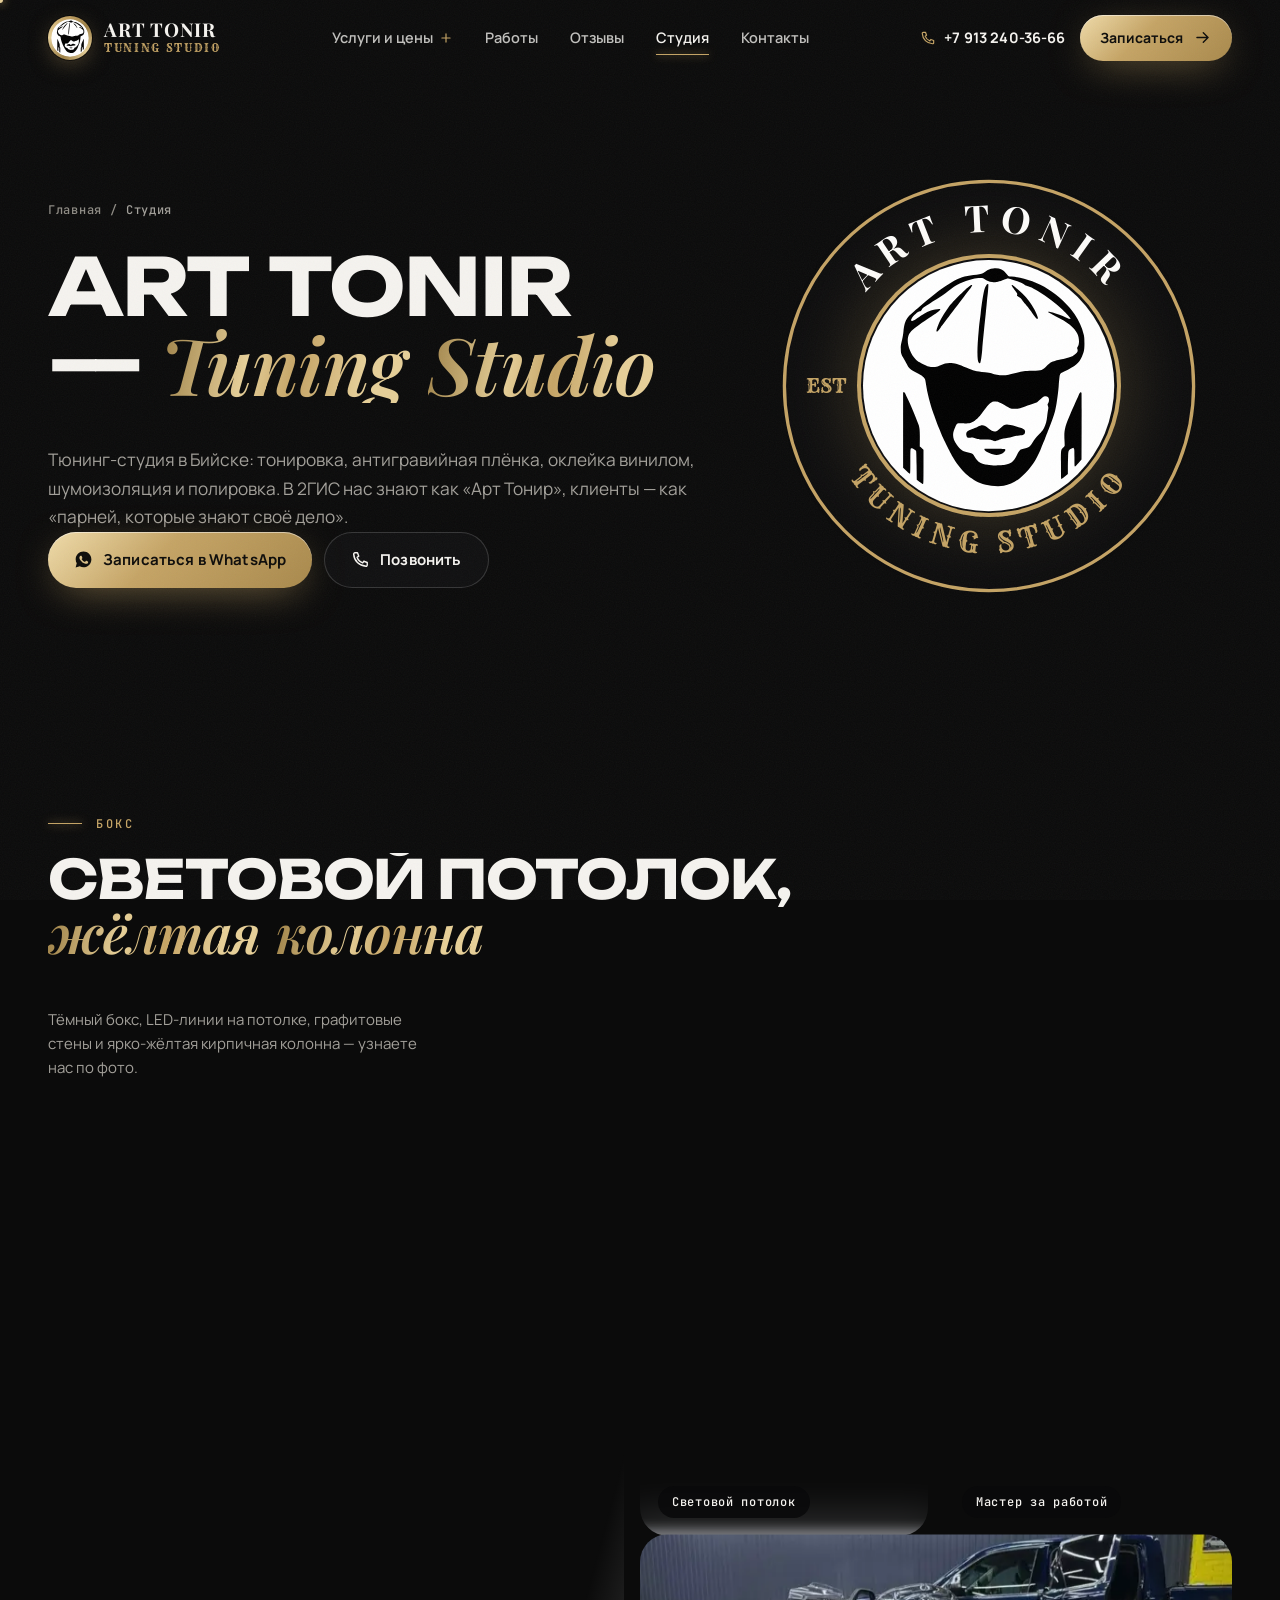
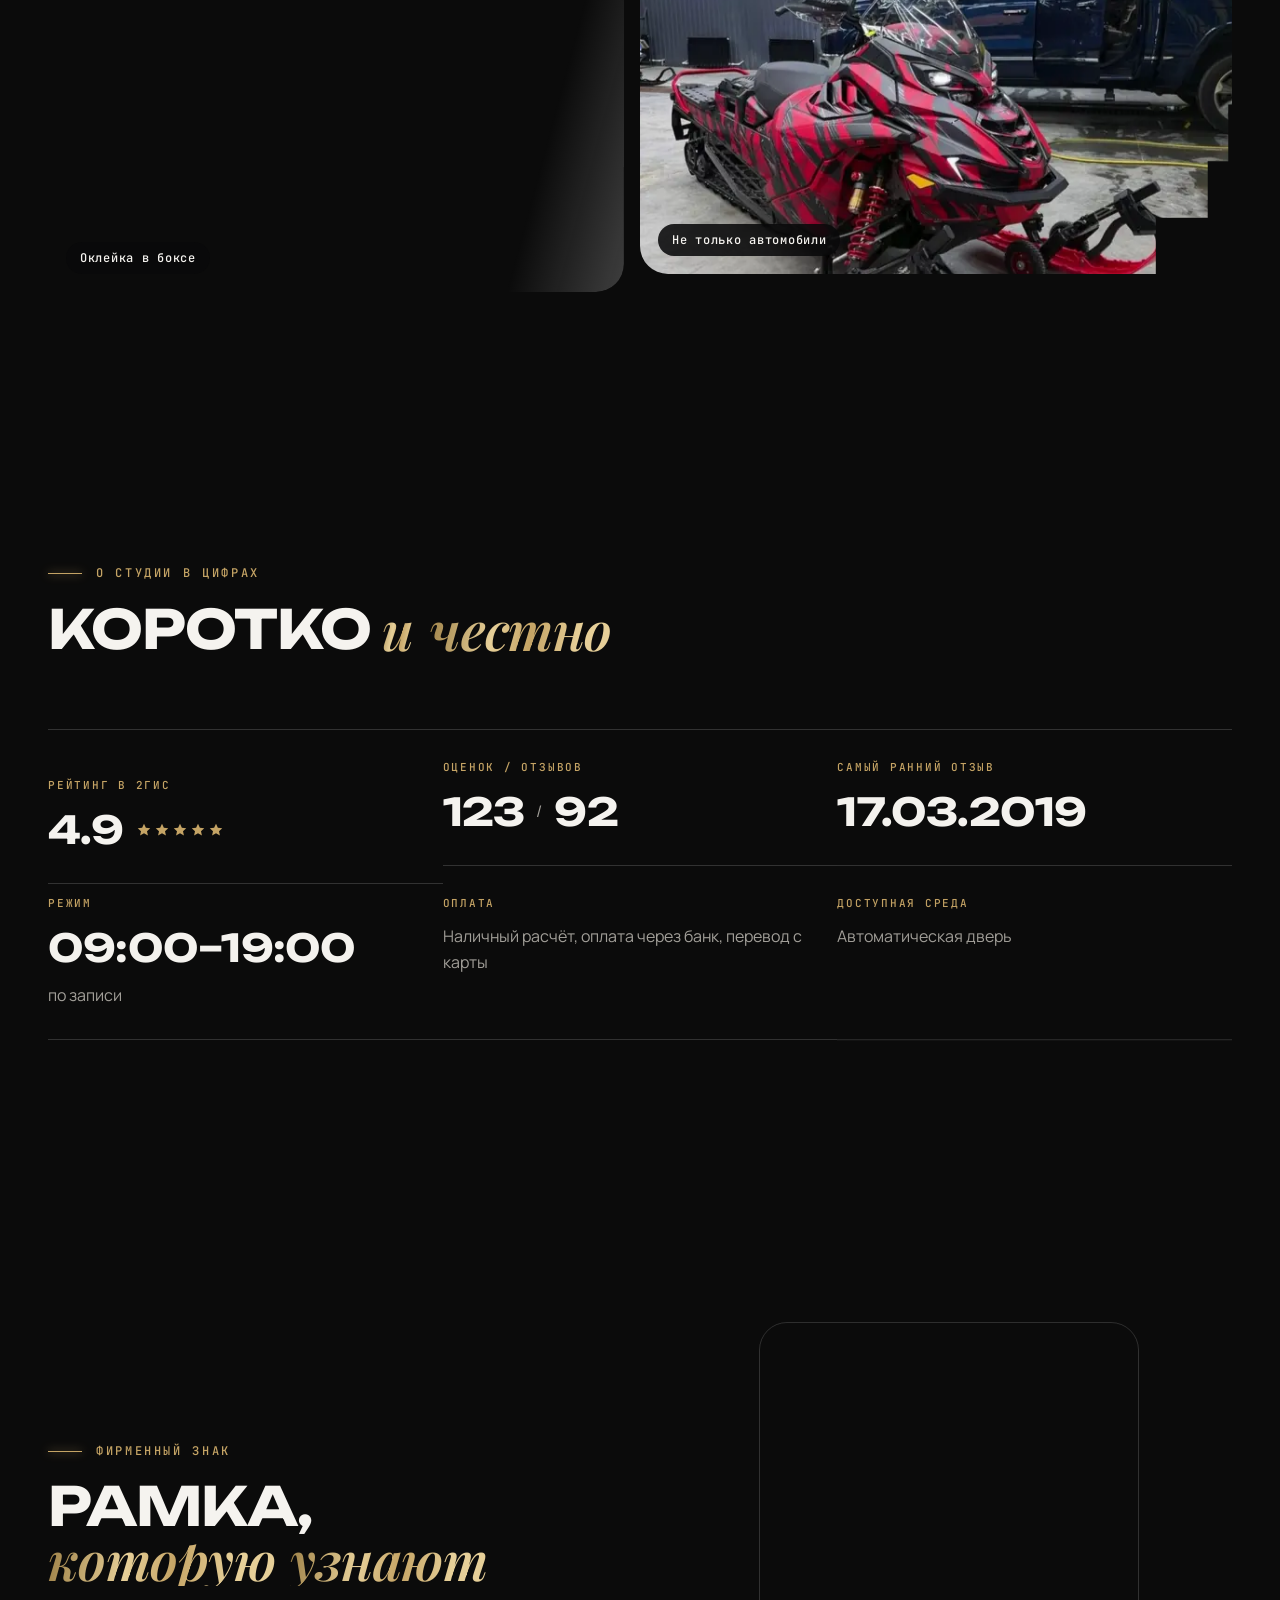
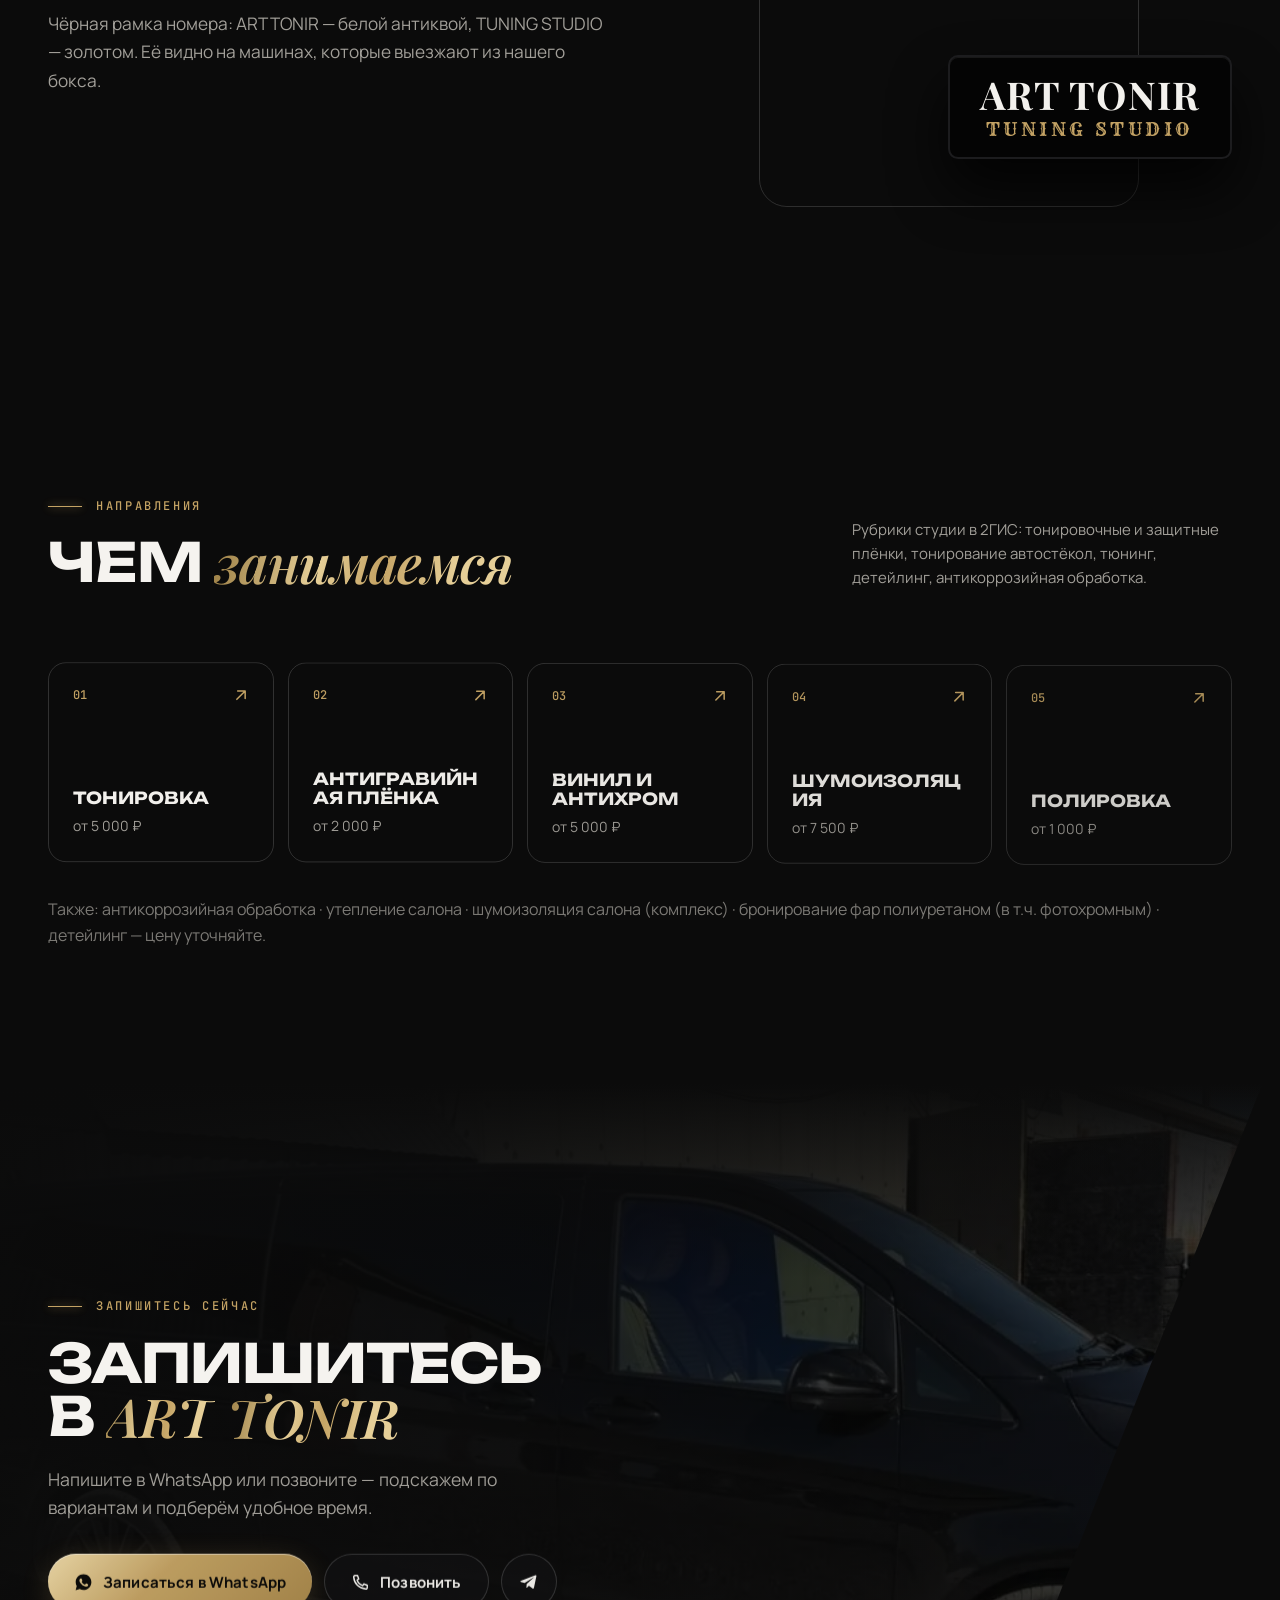
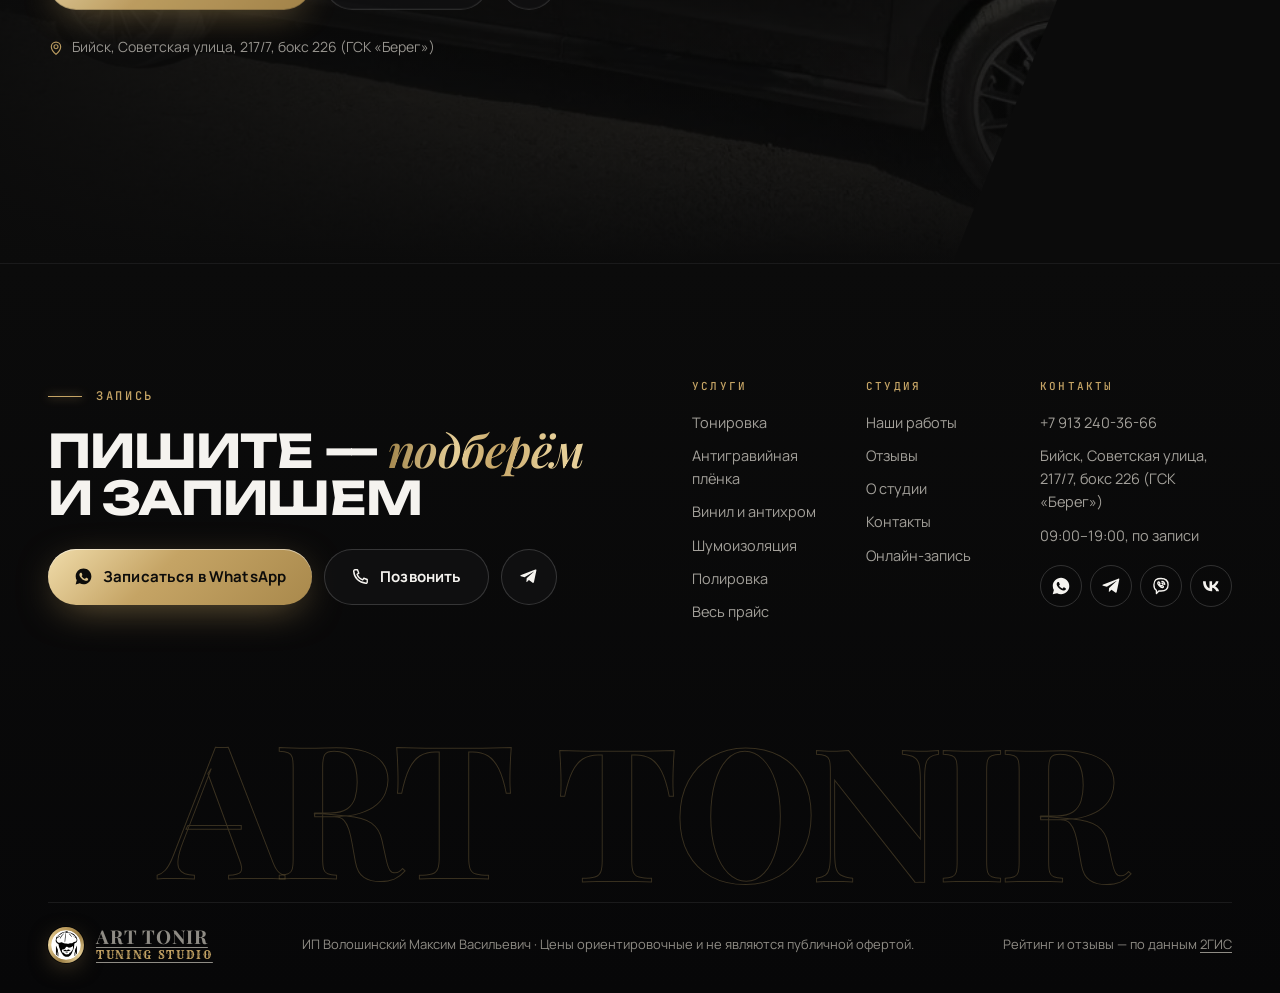
<file: studiya.html>
<!doctype html>
<html lang="ru">
<head>
<meta charset="utf-8">
<meta name="viewport" content="width=device-width, initial-scale=1, viewport-fit=cover">
<title>О студии ART TONIR — тюнинг-студия в Бийске</title>
<meta name="description" content="ART TONIR (Арт Тонир) — тюнинг-студия в Бийске, ГСК «Берег», бокс 226. Тонировка, плёнка, винил, шумоизоляция, полировка. Рейтинг 5.0 в 2ГИС, работаем по записи.">
<meta name="theme-color" content="#0B0B0B">
<meta name="robots" content="noindex, nofollow">
<link rel="canonical" href="https://demositestxv1.netlify.app/studiya.html">
<meta property="og:url" content="https://demositestxv1.netlify.app/studiya.html">
<meta property="og:type" content="website">
<meta property="og:locale" content="ru_RU">
<meta property="og:site_name" content="ART TONIR">
<meta property="og:title" content="О студии ART TONIR — тюнинг-студия в Бийске">
<meta property="og:description" content="ART TONIR (Арт Тонир) — тюнинг-студия в Бийске, ГСК «Берег», бокс 226. Тонировка, плёнка, винил, шумоизоляция, полировка. Рейтинг 5.0 в 2ГИС, работаем по записи.">
<meta property="og:image" content="https://demositestxv1.netlify.app/assets/img/og.jpg">
<meta property="og:image:width" content="1200">
<meta property="og:image:height" content="630">
<meta property="og:image:alt" content="ART TONIR — тонировка, антигравийная плёнка и шумоизоляция в Бийске">
<meta name="twitter:card" content="summary_large_image">
<link rel="icon" type="image/png" sizes="32x32" href="assets/img/logo/logo-32.png">
<link rel="apple-touch-icon" href="assets/img/logo/logo-180.png">
<link rel="preconnect" href="https://fonts.googleapis.com">
<link rel="preconnect" href="https://fonts.gstatic.com" crossorigin>
<link rel="stylesheet" href="https://fonts.googleapis.com/css2?family=Unbounded:wght@400;500;600;700;800&family=Manrope:wght@400;500;600;700;800&family=Playfair+Display:ital,wght@0,600;0,700;1,500;1,600;1,700&family=JetBrains+Mono:wght@400;500&family=Rye&display=swap">
<link rel="stylesheet" href="assets/css/main.css?v=6">

<script>(function(d){var h=d.documentElement;h.classList.add('js');if(!matchMedia('(prefers-reduced-motion: reduce)').matches){h.classList.add('anim');setTimeout(function(){if(!window.__AT_READY){h.classList.remove('anim')}},4000)}try{if(sessionStorage.getItem('at-pt')){h.classList.add('pt-in');sessionStorage.removeItem('at-pt')}}catch(e){}})(document)</script>

<script type="application/ld+json">{"@context":"https://schema.org","@type":"AutoRepair","name":"ART TONIR (Арт Тонир)","alternateName":["Арт Тонир","ART TONIR Tuning Studio","Art Tonir"],"description":"Тюнинг-студия в Бийске: тонировка, антигравийная плёнка, оклейка винилом, шумоизоляция, полировка.","image":"https://demositestxv1.netlify.app/assets/img/og.jpg","logo":"https://demositestxv1.netlify.app/assets/img/logo/logo-512.png","telephone":"+79132403666","address":{"@type":"PostalAddress","streetAddress":"Советская улица, 217/7, ГСК «Берег», бокс 226","addressLocality":"Бийск","addressRegion":"Алтайский край","postalCode":"659321","addressCountry":"RU"},"geo":{"@type":"GeoCoordinates","latitude":52.506837,"longitude":85.167647},"openingHours":"09:00-19:00","paymentAccepted":"Наличные, оплата через банк, перевод с карты","priceRange":"₽₽","sameAs":["https://vk.com/club41185870","https://2gis.ru/biysk/firm/2815279048724091"],"aggregateRating":{"@type":"AggregateRating","ratingValue":"5.0","ratingCount":123,"reviewCount":92,"bestRating":"5"},"url":"https://demositestxv1.netlify.app/"}</script>
</head>
<body class="">
<a class="skip" href="#main">Перейти к содержанию</a>
<svg width="0" height="0" style="position:absolute" aria-hidden="true">
<symbol id="i-wa" viewBox="0 0 24 24"><path fill="currentColor" d="M12.04 2C6.58 2 2.13 6.45 2.13 11.91c0 1.75.46 3.45 1.32 4.95L2.05 22l5.25-1.38a9.9 9.9 0 0 0 4.74 1.21c5.46 0 9.91-4.45 9.91-9.91C21.95 6.45 17.5 2 12.04 2Zm5.8 14.03c-.24.68-1.42 1.3-1.95 1.35-.5.05-.97.23-3.27-.68-2.77-1.09-4.52-3.92-4.66-4.1-.13-.18-1.11-1.48-1.11-2.82 0-1.34.7-2 .95-2.27.25-.27.54-.34.72-.34h.52c.17 0 .4-.06.62.48.24.56.8 1.94.87 2.08.07.14.11.3.02.48-.09.18-.14.3-.27.46l-.41.48c-.14.14-.28.29-.12.56.16.27.71 1.17 1.52 1.9 1.05.93 1.93 1.22 2.2 1.36.27.14.43.11.59-.07.16-.18.68-.79.86-1.06.18-.27.36-.23.61-.14.25.09 1.58.75 1.85.88.27.14.45.2.52.32.07.11.07.66-.17 1.34Z"/></symbol>
<symbol id="i-tg" viewBox="0 0 24 24"><path fill="currentColor" d="M21.94 4.3 18.9 19.04c-.23 1.02-.83 1.27-1.69.79l-4.66-3.43-2.25 2.16c-.25.25-.46.46-.94.46l.34-4.76 8.66-7.83c.38-.34-.08-.52-.58-.19L7.07 13.02l-4.6-1.44c-1-.31-1.02-1 .21-1.48l18-6.94c.83-.3 1.56.2 1.26 1.14Z"/></symbol>
<symbol id="i-phone" viewBox="0 0 24 24"><path fill="none" stroke="currentColor" stroke-width="1.8" stroke-linecap="round" stroke-linejoin="round" d="M5 3.5h3.2l1.6 4.3-2.1 1.4a11.5 11.5 0 0 0 7.1 7.1l1.4-2.1 4.3 1.6V19a1.6 1.6 0 0 1-1.7 1.6C10.3 20.1 3.9 13.7 3.4 5.2A1.6 1.6 0 0 1 5 3.5Z"/></symbol>
<symbol id="i-arrow" viewBox="0 0 24 24"><path fill="none" stroke="currentColor" stroke-width="1.8" stroke-linecap="round" stroke-linejoin="round" d="M5 12h14m-6-6 6 6-6 6"/></symbol>
<symbol id="i-arrow-up" viewBox="0 0 24 24"><path fill="none" stroke="currentColor" stroke-width="1.8" stroke-linecap="round" stroke-linejoin="round" d="M7 17 17 7M8 7h9v9"/></symbol>
<symbol id="i-star" viewBox="0 0 24 24"><path fill="currentColor" d="m12 2.6 2.8 6 6.6.7-4.9 4.5 1.4 6.5L12 17l-5.9 3.3 1.4-6.5-4.9-4.5 6.6-.7L12 2.6Z"/></symbol>
<symbol id="i-vk" viewBox="0 0 24 24"><path fill="currentColor" d="M12.8 18.2C6.3 18.2 2.6 13.8 2.4 6.3h3.3c.1 5.5 2.6 7.8 4.5 8.3V6.3h3.1v4.7c1.9-.2 3.9-2.4 4.6-4.7H21c-.5 2.9-2.6 5.1-4.1 6 1.5.7 3.9 2.6 4.8 5.9h-3.4c-.7-2.2-2.5-4-4.9-4.2v4.2h-.6Z"/></symbol>
<symbol id="i-viber" viewBox="0 0 24 24"><path fill="none" stroke="currentColor" stroke-width="1.6" stroke-linecap="round" stroke-linejoin="round" d="M12 3c5 0 8.5 1.6 8.5 7.5S17 18 12 18c-.8 0-1.6-.1-2.3-.2L6.5 21v-3.9C4.4 16 3.5 13.9 3.5 10.5 3.5 4.6 7 3 12 3Zm-2.2 4.2c-.5-.3-1.1 0-1.4.5-.5.8 0 2.5 1.6 4.2 1.6 1.7 3.4 2.4 4.3 1.9.5-.3.8-.9.4-1.4l-.9-.8c-.3-.3-.8-.3-1.1 0l-.4.4c-.9-.4-1.8-1.3-2.2-2.2l.4-.4c.3-.3.3-.8 0-1.1l-.7-1.1ZM13 6.5a4 4 0 0 1 3.5 3.6M13 8.6a2 2 0 0 1 1.5 1.5"/></symbol>
<symbol id="i-pin" viewBox="0 0 24 24"><path fill="none" stroke="currentColor" stroke-width="1.8" stroke-linecap="round" stroke-linejoin="round" d="M12 21s-7-6.1-7-11.5A7 7 0 0 1 19 9.5C19 14.9 12 21 12 21Zm0-8.5a3 3 0 1 0 0-6 3 3 0 0 0 0 6Z"/></symbol>
<symbol id="i-clock" viewBox="0 0 24 24"><path fill="none" stroke="currentColor" stroke-width="1.8" stroke-linecap="round" stroke-linejoin="round" d="M12 21a9 9 0 1 0 0-18 9 9 0 0 0 0 18Zm0-13v4.5l3 1.8"/></symbol>
<symbol id="i-card" viewBox="0 0 24 24"><path fill="none" stroke="currentColor" stroke-width="1.8" stroke-linecap="round" stroke-linejoin="round" d="M3.5 6.5h17v11h-17zM3.5 10h17M7 14.5h3"/></symbol>
<symbol id="i-plus" viewBox="0 0 24 24"><path fill="none" stroke="currentColor" stroke-width="2" stroke-linecap="round" d="M12 5v14M5 12h14"/></symbol>
<symbol id="i-check" viewBox="0 0 24 24"><path fill="none" stroke="currentColor" stroke-width="2.2" stroke-linecap="round" stroke-linejoin="round" d="m5 12.5 4.5 4.5L19 7.5"/></symbol>
<symbol id="i-close" viewBox="0 0 24 24"><path fill="none" stroke="currentColor" stroke-width="2" stroke-linecap="round" d="M6 6l12 12M18 6 6 18"/></symbol>
<symbol id="i-door" viewBox="0 0 24 24"><path fill="none" stroke="currentColor" stroke-width="1.8" stroke-linecap="round" stroke-linejoin="round" d="M5 21V4.5A1.5 1.5 0 0 1 6.5 3h11A1.5 1.5 0 0 1 19 4.5V21M3 21h18M15 12h.01"/></symbol>
<symbol id="i-list" viewBox="0 0 24 24"><path fill="none" stroke="currentColor" stroke-width="1.8" stroke-linecap="round" d="M9 6h11M9 12h11M9 18h11M4.5 6h.01M4.5 12h.01M4.5 18h.01"/></symbol>
<symbol id="i-sound" viewBox="0 0 24 24"><path fill="none" stroke="currentColor" stroke-width="1.8" stroke-linecap="round" stroke-linejoin="round" d="M4 9.5h3.5L12 5.5v13l-4.5-4H4zM16 9a4 4 0 0 1 0 6M18.5 6.5a7.5 7.5 0 0 1 0 11"/></symbol>
<symbol id="i-bolt" viewBox="0 0 24 24"><path fill="currentColor" d="M13.5 2 4 14h6.5L9.5 22 20 9.5h-6.6L13.5 2Z"/></symbol>
</svg>
<div class="pt" aria-hidden="true"><div class="pt__film"><span class="pt__edge"></span><span class="pt__logo"><svg viewBox="0 0 776 776" aria-hidden="true" focusable="false">
  <circle cx="388.0" cy="388.0" r="382.0" fill="#ffffff"/>
  <path fill="#000000" fill-rule="evenodd" d="M396.0,692.5C386.3,691.1 371.9,687.5 362.0,683.9C346.8,678.3 327.5,665.3 313.8,651.4C300.2,637.4 290.9,625.1 278.6,604.3C272.0,593.1 248.9,547.0 245.2,537.5C244.1,534.8 241.1,527.3 238.5,521.0C232.5,506.2 229.8,499.0 225.0,485.5C222.8,479.4 219.9,471.4 218.5,467.7C211.1,447.8 201.3,409.1 198.0,386.5C196.9,378.8 195.5,371.0 194.9,369.3C192.9,363.1 186.1,357.8 168.8,348.9C148.8,338.6 144.2,334.5 139.2,322.5C137.3,318.1 133.1,310.4 129.8,305.3C122.3,293.8 121.0,289.5 121.0,276.1C121.1,264.9 121.2,264.0 125.4,246.2C126.9,239.9 128.5,229.8 129.1,223.7C130.9,203.9 134.3,192.2 141.1,182.3C145.1,176.6 148.1,173.4 157.6,165.5C161.4,162.2 174.0,151.4 185.6,141.5C225.9,106.7 251.6,87.5 277.0,72.8C298.6,60.3 315.0,55.1 342.0,52.0C354.8,50.5 366.8,48.1 370.5,46.3C372.1,45.4 375.9,43.0 378.8,40.8C386.4,35.2 391.8,33.0 401.8,31.8C419.3,29.7 432.0,34.5 440.7,46.7C443.2,50.2 446.4,53.7 447.9,54.4C449.3,55.2 453.9,56.1 458.0,56.4C494.0,59.7 534.1,73.5 569.0,94.8C599.5,113.4 632.1,144.3 649.6,171.3C663.2,192.1 671.9,211.2 676.7,230.8C679.1,240.3 679.4,243.4 679.4,259.0C679.4,278.4 678.2,285.0 671.9,299.2C663.2,319.2 651.9,328.7 617.7,345.0C608.3,349.5 606.6,350.7 605.4,353.6C604.0,356.9 603.4,362.2 601.0,390.5C598.7,417.6 593.6,452.7 589.9,466.0C585.9,480.3 579.8,497.6 570.3,521.5C565.0,534.7 560.4,546.6 559.9,548.0C559.5,549.4 557.5,554.3 555.5,559.0C553.5,563.7 550.6,570.9 549.0,575.0C538.2,603.6 526.1,624.6 509.2,643.6C481.8,674.3 460.5,688.2 434.0,692.6C423.8,694.3 408.9,694.2 396.0,692.5Z M178.4,680.7L169.5,674.4L169.0,631.5C168.6,600.1 168.2,587.9 167.3,586.4C166.0,584.2 159.3,579.8 155.4,578.6C154.0,578.2 152.6,578.5 151.6,579.5C150.2,581.0 150.0,585.5 150.0,618.6C150.0,647.9 149.7,656.0 148.8,656.0C148.1,656.0 143.1,651.8 137.7,646.7L128.0,637.5L128.0,522.8L128.0,408.0L130.3,408.0C132.9,408.0 132.6,407.3 143.7,432.0C157.9,463.4 163.8,477.3 174.5,505.5C178.2,515.2 179.1,524.6 178.9,549.9L178.7,573.4L181.0,574.9C182.2,575.8 184.8,577.9 186.6,579.7L190.0,582.8L190.0,634.9C190.0,678.3 189.8,687.0 188.6,687.0C187.9,687.0 183.3,684.2 178.4,680.7Z M608.0,629.0C608.0,580.8 607.7,582.7 615.2,576.0C617.5,573.9 619.2,571.5 619.3,570.0C619.4,568.6 619.1,560.5 618.6,552.0C617.2,525.4 620.4,511.2 635.6,476.6C639.8,467.2 646.3,452.3 650.2,443.5C654.0,434.7 659.1,423.2 661.4,418.0C664.6,410.6 666.0,408.4 667.7,408.2C669.3,408.0 670.1,408.5 670.5,410.3C670.9,411.6 671.0,457.7 670.8,512.7L670.5,612.7L661.4,623.1C656.4,628.8 651.6,633.6 650.7,633.8C649.1,634.1 649.0,632.0 649.0,607.7C649.0,583.7 648.8,581.0 647.2,579.0L645.4,576.8L640.3,579.3C630.9,584.1 630.4,585.3 629.7,604.5C629.3,613.8 629.0,629.3 629.0,639.0L629.0,656.6L619.8,664.3C614.7,668.5 610.0,672.0 609.3,672.0C608.3,672.0 608.0,663.5 608.0,629.0Z M438.0,628.5C456.5,625.4 462.8,620.5 473.0,601.2C482.0,584.2 483.4,582.6 491.2,581.0C498.6,579.6 509.0,575.8 512.5,573.3C513.9,572.3 517.6,567.5 520.7,562.5C527.7,551.3 531.3,546.7 541.5,536.0C550.5,526.5 552.4,524.0 556.8,515.9C561.4,507.3 564.7,495.7 565.9,483.0C566.6,476.7 567.8,467.7 568.6,463.1C570.0,455.4 570.0,454.4 568.4,450.0C566.7,445.3 566.7,445.2 569.1,441.4C572.5,435.9 572.5,427.2 569.1,423.6C566.1,420.4 561.3,419.4 556.6,421.0C554.7,421.6 549.3,425.7 544.7,430.0C540.0,434.3 535.1,438.4 533.8,439.1C532.6,439.8 523.6,442.9 514.0,446.1C504.4,449.3 492.7,453.3 488.0,455.1C480.2,458.1 478.5,458.4 468.0,458.4C455.1,458.5 455.6,458.7 436.2,447.1C420.7,437.9 415.9,436.0 407.8,436.0C395.9,436.0 390.6,440.4 373.1,464.8C360.2,482.6 354.7,488.7 345.8,494.6C334.8,501.9 329.7,503.1 310.4,502.8C291.4,502.5 292.4,502.0 286.7,513.5C276.7,533.5 277.8,548.2 290.7,567.2C301.2,582.9 309.5,588.5 326.1,591.6C335.9,593.4 340.4,595.7 342.8,600.1C347.7,609.1 352.4,615.3 356.7,618.4C363.4,623.4 374.9,627.6 385.5,629.0C390.4,629.6 395.2,630.3 396.0,630.5C399.6,631.4 429.4,630.0 438.0,628.5Z M400.5,597.0C392.2,594.6 379.8,588.5 377.1,585.6C375.8,584.3 375.0,582.4 375.2,581.3C375.5,579.8 376.4,579.5 381.5,579.8C384.8,579.9 398.5,580.1 412.0,580.3C425.5,580.4 437.1,580.9 437.8,581.3C442.3,584.3 434.0,593.5 423.6,597.0C416.3,599.4 408.5,599.5 400.5,597.0Z M398.5,554.3C392.0,551.9 390.3,551.7 375.0,551.6C359.8,551.5 357.8,551.3 349.1,548.6C341.0,546.2 338.6,545.8 332.8,546.4C324.8,547.1 322.6,546.3 321.1,541.9C317.4,531.3 321.8,525.4 336.5,520.9C342.0,519.2 350.3,515.7 354.9,513.2C368.5,505.9 374.3,506.9 387.9,518.5C397.2,526.4 403.9,528.9 411.0,527.0C414.2,526.1 417.6,523.6 424.4,517.1C438.4,503.8 440.0,503.7 472.0,512.2C495.7,518.5 500.2,521.6 498.6,530.3C497.4,536.6 494.6,538.0 481.1,539.5C474.4,540.3 466.5,541.8 463.4,542.9C456.1,545.7 451.2,546.7 439.9,548.0C430.6,549.1 421.8,551.2 419.6,552.8C418.1,554.0 409.0,557.0 407.1,557.0C406.2,557.0 402.4,555.8 398.5,554.3Z M448.8,355.0C454.3,353.9 465.5,351.2 473.7,349.1C492.8,344.1 494.2,344.0 522.0,343.1C551.1,342.1 551.3,342.0 564.4,328.6C569.4,323.5 575.5,318.2 578.0,317.0C582.8,314.6 599.0,309.7 606.1,308.5C616.2,306.8 637.6,300.9 642.8,298.4C649.5,295.1 657.6,287.6 658.6,283.7C659.0,282.0 658.7,279.1 658.0,276.9C656.8,273.3 656.8,272.7 658.9,269.9C664.7,262.1 664.0,242.4 657.5,229.5C648.1,210.6 628.8,195.2 591.3,176.9C577.3,170.0 569.0,165.4 569.0,164.5C569.0,162.3 572.3,162.7 583.0,165.9C598.4,170.6 608.2,174.4 624.8,181.9C633.5,185.9 637.0,186.5 637.0,184.0C637.0,182.4 624.3,168.5 612.9,157.5C593.2,138.6 566.7,118.6 537.6,100.6C522.9,91.5 516.0,88.2 507.3,85.9C502.1,84.6 498.7,83.1 496.2,80.8C494.2,79.1 489.4,76.2 485.5,74.4C477.0,70.5 450.1,62.0 446.1,62.0C444.5,62.0 439.2,63.8 434.3,66.1C429.5,68.4 421.4,71.0 416.5,72.1C408.7,73.7 406.3,73.8 398.5,72.9C389.1,71.7 383.3,69.5 375.1,63.6C370.9,60.6 370.3,60.5 361.6,60.6C355.4,60.7 348.3,61.8 339.5,63.8C310.1,70.7 289.5,80.9 264.5,101.0C254.9,108.8 242.5,117.4 229.5,125.5C223.4,129.2 212.8,135.9 205.8,140.4C198.8,144.9 191.7,149.3 190.1,150.2C188.4,151.1 186.5,153.2 185.8,154.7C184.2,158.6 181.0,162.0 179.0,162.0C173.5,162.0 158.1,176.0 153.8,184.9C151.8,189.1 151.8,189.4 153.4,190.6C156.0,192.4 157.7,191.6 176.8,179.1C195.0,167.3 201.8,163.6 212.5,159.7C219.8,157.1 237.0,154.4 239.6,155.4C244.9,157.4 238.2,162.5 176.2,203.5C155.3,217.4 146.8,226.7 143.4,239.5C138.3,258.6 148.9,290.7 166.0,308.1C171.6,313.8 174.4,315.6 186.0,321.2C205.1,330.4 208.7,331.5 220.0,331.5C228.8,331.5 230.1,331.2 238.0,327.6C252.5,321.1 260.1,319.0 269.3,319.0C283.4,319.0 297.6,323.0 321.5,333.8C341.8,342.9 348.0,344.4 377.3,347.5C385.4,348.4 394.0,349.8 396.3,350.6C413.5,356.9 431.9,358.4 448.8,355.0Z M358.2,318.7C352.7,312.1 352.6,276.1 358.0,219.4C359.1,207.4 360.7,192.8 361.5,187.0C362.4,181.2 363.5,172.2 364.0,167.0C366.8,140.7 372.7,103.8 375.7,94.5C379.1,83.7 384.3,76.9 387.1,79.7C387.9,80.5 385.8,110.5 384.5,116.5C384.2,117.6 383.4,126.4 382.5,136.0C381.7,145.6 380.1,161.8 379.0,172.0C374.2,217.4 370.2,258.2 368.5,279.8C367.0,297.7 364.4,315.2 362.8,318.2C361.8,320.3 359.7,320.5 358.2,318.7Z M229.4,222.6C228.8,221.0 231.6,211.6 235.5,202.3C242.2,186.2 251.1,171.1 267.2,148.5C277.5,134.2 324.4,88.1 333.7,83.2C340.6,79.5 339.3,83.5 329.2,96.9C305.5,128.0 280.2,161.4 266.8,179.0C258.6,189.7 247.6,204.2 242.3,211.2C233.1,223.5 230.6,225.7 229.4,222.6Z M531.8,182.2C530.4,180.7 525.8,174.6 521.5,168.5C511.2,154.0 502.0,142.2 498.0,138.5C496.3,136.8 492.8,132.5 490.4,128.7C486.4,122.5 484.5,120.9 475.4,115.4C473.8,114.5 473.7,113.9 474.7,111.7C475.8,109.3 475.4,108.4 469.5,100.3C457.8,84.5 456.5,82.0 459.4,82.0C461.3,82.0 479.7,97.5 491.3,108.9C506.1,123.3 516.5,137.2 527.3,156.7C532.3,165.7 538.0,179.8 538.0,183.0C538.0,185.9 534.9,185.5 531.8,182.2Z"/>
</svg>
</span></div></div>
<div class="cursor" aria-hidden="true"><div class="cursor__ring"><span class="cursor__label"></span></div><div class="cursor__dot"></div></div>
<div class="toast" role="status" aria-live="polite"></div>
<header class="hdr" data-hdr>
  <div class="container hdr__in">
    <a class="brand " href="index.html" aria-label="ART TONIR — на главную">
  <span class="brand__badge"><svg viewBox="0 0 776 776" aria-hidden="true" focusable="false">
  <circle cx="388.0" cy="388.0" r="382.0" fill="#ffffff"/>
  <path fill="#000000" fill-rule="evenodd" d="M396.0,692.5C386.3,691.1 371.9,687.5 362.0,683.9C346.8,678.3 327.5,665.3 313.8,651.4C300.2,637.4 290.9,625.1 278.6,604.3C272.0,593.1 248.9,547.0 245.2,537.5C244.1,534.8 241.1,527.3 238.5,521.0C232.5,506.2 229.8,499.0 225.0,485.5C222.8,479.4 219.9,471.4 218.5,467.7C211.1,447.8 201.3,409.1 198.0,386.5C196.9,378.8 195.5,371.0 194.9,369.3C192.9,363.1 186.1,357.8 168.8,348.9C148.8,338.6 144.2,334.5 139.2,322.5C137.3,318.1 133.1,310.4 129.8,305.3C122.3,293.8 121.0,289.5 121.0,276.1C121.1,264.9 121.2,264.0 125.4,246.2C126.9,239.9 128.5,229.8 129.1,223.7C130.9,203.9 134.3,192.2 141.1,182.3C145.1,176.6 148.1,173.4 157.6,165.5C161.4,162.2 174.0,151.4 185.6,141.5C225.9,106.7 251.6,87.5 277.0,72.8C298.6,60.3 315.0,55.1 342.0,52.0C354.8,50.5 366.8,48.1 370.5,46.3C372.1,45.4 375.9,43.0 378.8,40.8C386.4,35.2 391.8,33.0 401.8,31.8C419.3,29.7 432.0,34.5 440.7,46.7C443.2,50.2 446.4,53.7 447.9,54.4C449.3,55.2 453.9,56.1 458.0,56.4C494.0,59.7 534.1,73.5 569.0,94.8C599.5,113.4 632.1,144.3 649.6,171.3C663.2,192.1 671.9,211.2 676.7,230.8C679.1,240.3 679.4,243.4 679.4,259.0C679.4,278.4 678.2,285.0 671.9,299.2C663.2,319.2 651.9,328.7 617.7,345.0C608.3,349.5 606.6,350.7 605.4,353.6C604.0,356.9 603.4,362.2 601.0,390.5C598.7,417.6 593.6,452.7 589.9,466.0C585.9,480.3 579.8,497.6 570.3,521.5C565.0,534.7 560.4,546.6 559.9,548.0C559.5,549.4 557.5,554.3 555.5,559.0C553.5,563.7 550.6,570.9 549.0,575.0C538.2,603.6 526.1,624.6 509.2,643.6C481.8,674.3 460.5,688.2 434.0,692.6C423.8,694.3 408.9,694.2 396.0,692.5Z M178.4,680.7L169.5,674.4L169.0,631.5C168.6,600.1 168.2,587.9 167.3,586.4C166.0,584.2 159.3,579.8 155.4,578.6C154.0,578.2 152.6,578.5 151.6,579.5C150.2,581.0 150.0,585.5 150.0,618.6C150.0,647.9 149.7,656.0 148.8,656.0C148.1,656.0 143.1,651.8 137.7,646.7L128.0,637.5L128.0,522.8L128.0,408.0L130.3,408.0C132.9,408.0 132.6,407.3 143.7,432.0C157.9,463.4 163.8,477.3 174.5,505.5C178.2,515.2 179.1,524.6 178.9,549.9L178.7,573.4L181.0,574.9C182.2,575.8 184.8,577.9 186.6,579.7L190.0,582.8L190.0,634.9C190.0,678.3 189.8,687.0 188.6,687.0C187.9,687.0 183.3,684.2 178.4,680.7Z M608.0,629.0C608.0,580.8 607.7,582.7 615.2,576.0C617.5,573.9 619.2,571.5 619.3,570.0C619.4,568.6 619.1,560.5 618.6,552.0C617.2,525.4 620.4,511.2 635.6,476.6C639.8,467.2 646.3,452.3 650.2,443.5C654.0,434.7 659.1,423.2 661.4,418.0C664.6,410.6 666.0,408.4 667.7,408.2C669.3,408.0 670.1,408.5 670.5,410.3C670.9,411.6 671.0,457.7 670.8,512.7L670.5,612.7L661.4,623.1C656.4,628.8 651.6,633.6 650.7,633.8C649.1,634.1 649.0,632.0 649.0,607.7C649.0,583.7 648.8,581.0 647.2,579.0L645.4,576.8L640.3,579.3C630.9,584.1 630.4,585.3 629.7,604.5C629.3,613.8 629.0,629.3 629.0,639.0L629.0,656.6L619.8,664.3C614.7,668.5 610.0,672.0 609.3,672.0C608.3,672.0 608.0,663.5 608.0,629.0Z M438.0,628.5C456.5,625.4 462.8,620.5 473.0,601.2C482.0,584.2 483.4,582.6 491.2,581.0C498.6,579.6 509.0,575.8 512.5,573.3C513.9,572.3 517.6,567.5 520.7,562.5C527.7,551.3 531.3,546.7 541.5,536.0C550.5,526.5 552.4,524.0 556.8,515.9C561.4,507.3 564.7,495.7 565.9,483.0C566.6,476.7 567.8,467.7 568.6,463.1C570.0,455.4 570.0,454.4 568.4,450.0C566.7,445.3 566.7,445.2 569.1,441.4C572.5,435.9 572.5,427.2 569.1,423.6C566.1,420.4 561.3,419.4 556.6,421.0C554.7,421.6 549.3,425.7 544.7,430.0C540.0,434.3 535.1,438.4 533.8,439.1C532.6,439.8 523.6,442.9 514.0,446.1C504.4,449.3 492.7,453.3 488.0,455.1C480.2,458.1 478.5,458.4 468.0,458.4C455.1,458.5 455.6,458.7 436.2,447.1C420.7,437.9 415.9,436.0 407.8,436.0C395.9,436.0 390.6,440.4 373.1,464.8C360.2,482.6 354.7,488.7 345.8,494.6C334.8,501.9 329.7,503.1 310.4,502.8C291.4,502.5 292.4,502.0 286.7,513.5C276.7,533.5 277.8,548.2 290.7,567.2C301.2,582.9 309.5,588.5 326.1,591.6C335.9,593.4 340.4,595.7 342.8,600.1C347.7,609.1 352.4,615.3 356.7,618.4C363.4,623.4 374.9,627.6 385.5,629.0C390.4,629.6 395.2,630.3 396.0,630.5C399.6,631.4 429.4,630.0 438.0,628.5Z M400.5,597.0C392.2,594.6 379.8,588.5 377.1,585.6C375.8,584.3 375.0,582.4 375.2,581.3C375.5,579.8 376.4,579.5 381.5,579.8C384.8,579.9 398.5,580.1 412.0,580.3C425.5,580.4 437.1,580.9 437.8,581.3C442.3,584.3 434.0,593.5 423.6,597.0C416.3,599.4 408.5,599.5 400.5,597.0Z M398.5,554.3C392.0,551.9 390.3,551.7 375.0,551.6C359.8,551.5 357.8,551.3 349.1,548.6C341.0,546.2 338.6,545.8 332.8,546.4C324.8,547.1 322.6,546.3 321.1,541.9C317.4,531.3 321.8,525.4 336.5,520.9C342.0,519.2 350.3,515.7 354.9,513.2C368.5,505.9 374.3,506.9 387.9,518.5C397.2,526.4 403.9,528.9 411.0,527.0C414.2,526.1 417.6,523.6 424.4,517.1C438.4,503.8 440.0,503.7 472.0,512.2C495.7,518.5 500.2,521.6 498.6,530.3C497.4,536.6 494.6,538.0 481.1,539.5C474.4,540.3 466.5,541.8 463.4,542.9C456.1,545.7 451.2,546.7 439.9,548.0C430.6,549.1 421.8,551.2 419.6,552.8C418.1,554.0 409.0,557.0 407.1,557.0C406.2,557.0 402.4,555.8 398.5,554.3Z M448.8,355.0C454.3,353.9 465.5,351.2 473.7,349.1C492.8,344.1 494.2,344.0 522.0,343.1C551.1,342.1 551.3,342.0 564.4,328.6C569.4,323.5 575.5,318.2 578.0,317.0C582.8,314.6 599.0,309.7 606.1,308.5C616.2,306.8 637.6,300.9 642.8,298.4C649.5,295.1 657.6,287.6 658.6,283.7C659.0,282.0 658.7,279.1 658.0,276.9C656.8,273.3 656.8,272.7 658.9,269.9C664.7,262.1 664.0,242.4 657.5,229.5C648.1,210.6 628.8,195.2 591.3,176.9C577.3,170.0 569.0,165.4 569.0,164.5C569.0,162.3 572.3,162.7 583.0,165.9C598.4,170.6 608.2,174.4 624.8,181.9C633.5,185.9 637.0,186.5 637.0,184.0C637.0,182.4 624.3,168.5 612.9,157.5C593.2,138.6 566.7,118.6 537.6,100.6C522.9,91.5 516.0,88.2 507.3,85.9C502.1,84.6 498.7,83.1 496.2,80.8C494.2,79.1 489.4,76.2 485.5,74.4C477.0,70.5 450.1,62.0 446.1,62.0C444.5,62.0 439.2,63.8 434.3,66.1C429.5,68.4 421.4,71.0 416.5,72.1C408.7,73.7 406.3,73.8 398.5,72.9C389.1,71.7 383.3,69.5 375.1,63.6C370.9,60.6 370.3,60.5 361.6,60.6C355.4,60.7 348.3,61.8 339.5,63.8C310.1,70.7 289.5,80.9 264.5,101.0C254.9,108.8 242.5,117.4 229.5,125.5C223.4,129.2 212.8,135.9 205.8,140.4C198.8,144.9 191.7,149.3 190.1,150.2C188.4,151.1 186.5,153.2 185.8,154.7C184.2,158.6 181.0,162.0 179.0,162.0C173.5,162.0 158.1,176.0 153.8,184.9C151.8,189.1 151.8,189.4 153.4,190.6C156.0,192.4 157.7,191.6 176.8,179.1C195.0,167.3 201.8,163.6 212.5,159.7C219.8,157.1 237.0,154.4 239.6,155.4C244.9,157.4 238.2,162.5 176.2,203.5C155.3,217.4 146.8,226.7 143.4,239.5C138.3,258.6 148.9,290.7 166.0,308.1C171.6,313.8 174.4,315.6 186.0,321.2C205.1,330.4 208.7,331.5 220.0,331.5C228.8,331.5 230.1,331.2 238.0,327.6C252.5,321.1 260.1,319.0 269.3,319.0C283.4,319.0 297.6,323.0 321.5,333.8C341.8,342.9 348.0,344.4 377.3,347.5C385.4,348.4 394.0,349.8 396.3,350.6C413.5,356.9 431.9,358.4 448.8,355.0Z M358.2,318.7C352.7,312.1 352.6,276.1 358.0,219.4C359.1,207.4 360.7,192.8 361.5,187.0C362.4,181.2 363.5,172.2 364.0,167.0C366.8,140.7 372.7,103.8 375.7,94.5C379.1,83.7 384.3,76.9 387.1,79.7C387.9,80.5 385.8,110.5 384.5,116.5C384.2,117.6 383.4,126.4 382.5,136.0C381.7,145.6 380.1,161.8 379.0,172.0C374.2,217.4 370.2,258.2 368.5,279.8C367.0,297.7 364.4,315.2 362.8,318.2C361.8,320.3 359.7,320.5 358.2,318.7Z M229.4,222.6C228.8,221.0 231.6,211.6 235.5,202.3C242.2,186.2 251.1,171.1 267.2,148.5C277.5,134.2 324.4,88.1 333.7,83.2C340.6,79.5 339.3,83.5 329.2,96.9C305.5,128.0 280.2,161.4 266.8,179.0C258.6,189.7 247.6,204.2 242.3,211.2C233.1,223.5 230.6,225.7 229.4,222.6Z M531.8,182.2C530.4,180.7 525.8,174.6 521.5,168.5C511.2,154.0 502.0,142.2 498.0,138.5C496.3,136.8 492.8,132.5 490.4,128.7C486.4,122.5 484.5,120.9 475.4,115.4C473.8,114.5 473.7,113.9 474.7,111.7C475.8,109.3 475.4,108.4 469.5,100.3C457.8,84.5 456.5,82.0 459.4,82.0C461.3,82.0 479.7,97.5 491.3,108.9C506.1,123.3 516.5,137.2 527.3,156.7C532.3,165.7 538.0,179.8 538.0,183.0C538.0,185.9 534.9,185.5 531.8,182.2Z"/>
</svg>
</span>
  <span class="brand__txt"><b>ART TONIR</b><i>Tuning Studio</i></span>
</a>
    <nav class="nav" aria-label="Основное меню">
      <div class="nav__dd">
        <a href="uslugi.html" class="nav__link">Услуги и цены <svg class="ic ic--xs" aria-hidden="true"><use href="#i-plus"/></svg></a>
        <div class="mega" role="group" aria-label="Направления">
          <div class="mega__grid"><a class="mega__card" href="tonirovka.html">
        <span class="mega__img"><img src="assets/img/services/07_tint-rear-hemisphere-800.webp" srcset="assets/img/services/07_tint-rear-hemisphere-400.webp 400w, assets/img/services/07_tint-rear-hemisphere-800.webp 800w" sizes="220px" width="800" height="527" alt="Тонировка" loading="lazy" decoding="async"></span>
        <span class="mega__num">01</span>
        <span class="mega__name">Тонировка</span>
        <span class="mega__price">от 5 000&nbsp;₽</span>
      </a><a class="mega__card" href="antigravijnaya-plenka.html">
        <span class="mega__img"><img src="assets/img/services/01_ppf-full-body_photo1-800.webp" srcset="assets/img/services/01_ppf-full-body_photo1-400.webp 400w, assets/img/services/01_ppf-full-body_photo1-800.webp 800w" sizes="220px" width="800" height="524" alt="Антигравийная плёнка" loading="lazy" decoding="async"></span>
        <span class="mega__num">02</span>
        <span class="mega__name">Антигравийная плёнка</span>
        <span class="mega__price">от 2 000&nbsp;₽</span>
      </a><a class="mega__card" href="vinil.html">
        <span class="mega__img"><img src="assets/img/services/04_color-change-wrap-800.webp" srcset="assets/img/services/04_color-change-wrap-400.webp 400w, assets/img/services/04_color-change-wrap-800.webp 800w" sizes="220px" width="800" height="526" alt="Винил и антихром" loading="lazy" decoding="async"></span>
        <span class="mega__num">03</span>
        <span class="mega__name">Винил и антихром</span>
        <span class="mega__price">от 5 000&nbsp;₽</span>
      </a><a class="mega__card" href="shumoizolyaciya.html">
        <span class="mega__img"><img src="assets/img/services/10_soundproof-wheel-arches-800.webp" srcset="assets/img/services/10_soundproof-wheel-arches-400.webp 400w, assets/img/services/10_soundproof-wheel-arches-800.webp 800w" sizes="220px" width="800" height="529" alt="Шумоизоляция" loading="lazy" decoding="async"></span>
        <span class="mega__num">04</span>
        <span class="mega__name">Шумоизоляция</span>
        <span class="mega__price">от 7 500&nbsp;₽</span>
      </a><a class="mega__card" href="polirovka.html">
        <span class="mega__img"><img src="assets/img/services/14_polish-ceramic-800.webp" srcset="assets/img/services/14_polish-ceramic-400.webp 400w, assets/img/services/14_polish-ceramic-800.webp 800w" sizes="220px" width="800" height="486" alt="Полировка" loading="lazy" decoding="async"></span>
        <span class="mega__num">05</span>
        <span class="mega__name">Полировка</span>
        <span class="mega__price">от 1 000&nbsp;₽</span>
      </a></div>
          <a class="mega__all" href="uslugi.html">Весь прайс — 16 позиций <svg class="ic" aria-hidden="true"><use href="#i-arrow"/></svg></a>
        </div>
      </div>
      <a class="nav__link" href="raboty.html">Работы</a>
      <a class="nav__link" href="otzyvy.html">Отзывы</a>
      <a class="nav__link" href="studiya.html" aria-current="page">Студия</a>
      <a class="nav__link" href="kontakty.html">Контакты</a>
    </nav>
    <div class="hdr__act">
      <a class="hdr__phone" href="tel:+79132403666"><svg class="ic ic--sm" aria-hidden="true"><use href="#i-phone"/></svg><span>+7 913 240-36-66</span></a>
      <a class="btn btn--gold btn--sm" href="zapis.html" data-magnetic><span>Записаться</span><svg class="ic" aria-hidden="true"><use href="#i-arrow"/></svg></a>
      <button class="burger" type="button" aria-label="Открыть меню" aria-expanded="false" aria-controls="mmenu"><span></span><span></span></button>
    </div>
  </div>
</header>
<div class="mmenu" id="mmenu" aria-hidden="true">
  <div class="mmenu__grid" aria-hidden="true"></div>
  <nav class="mmenu__nav" aria-label="Мобильное меню">
    <a href="index.html"><i>00</i>Главная</a>
    <a href="uslugi.html"><i>01</i>Услуги и цены</a>
    <div class="mmenu__sub"><a href="tonirovka.html">Тонировка</a><a href="antigravijnaya-plenka.html">Антигравийная плёнка</a><a href="vinil.html">Винил и антихром</a><a href="shumoizolyaciya.html">Шумоизоляция</a><a href="polirovka.html">Полировка</a></div>
    <a href="raboty.html"><i>02</i>Работы</a>
    <a href="otzyvy.html"><i>03</i>Отзывы</a>
    <a href="studiya.html"><i>04</i>Студия</a>
    <a href="kontakty.html"><i>05</i>Контакты</a>
    <a href="zapis.html"><i>06</i>Онлайн-запись</a>
  </nav>
  <div class="mmenu__foot">
    <a class="btn btn--gold" href="https://wa.me/79132403666?text=%D0%97%D0%B4%D1%80%D0%B0%D0%B2%D1%81%D1%82%D0%B2%D1%83%D0%B9%D1%82%D0%B5!%20%D0%A5%D0%BE%D1%87%D1%83%20%D0%B7%D0%B0%D0%BF%D0%B8%D1%81%D0%B0%D1%82%D1%8C%D1%81%D1%8F%20%D0%B2%20ART%20TONIR." target="_blank" rel="noopener"><svg class="ic" aria-hidden="true"><use href="#i-wa"/></svg><span>Записаться в WhatsApp</span></a>
    <a class="mmenu__phone" href="tel:+79132403666">+7 913 240-36-66</a>
    <p>Бийск, Советская улица, 217/7, бокс 226 (ГСК «Берег») · 09:00–19:00, по записи</p>
  </div>
</div>
<main id="main">

<section class="phero phero--studio">
  <div class="container studio-hero">
    <div>
      <nav class="crumbs" aria-label="Хлебные крошки"><a href="index.html">Главная</a><span>/</span><span aria-current="page">Студия</span></nav>
      <h1 class="h1" data-split>ART TONIR — <em>Tuning Studio</em></h1>
      <p class="lead" data-reveal>Тюнинг-студия в Бийске: тонировка, антигравийная плёнка, оклейка винилом, шумоизоляция и полировка. В 2ГИС нас знают как «Арт Тонир», клиенты — как «парней, которые знают своё дело».</p>
      <div class="btn-row" data-reveal><a class="btn btn--gold" href="https://wa.me/79132403666?text=%D0%97%D0%B4%D1%80%D0%B0%D0%B2%D1%81%D1%82%D0%B2%D1%83%D0%B9%D1%82%D0%B5!%20%D0%A5%D0%BE%D1%87%D1%83%20%D0%B7%D0%B0%D0%BF%D0%B8%D1%81%D0%B0%D1%82%D1%8C%D1%81%D1%8F%20%D0%B2%20ART%20TONIR." target="_blank" rel="noopener" data-magnetic><svg class="ic" aria-hidden="true"><use href="#i-wa"/></svg><span>Записаться в WhatsApp</span></a><a class="btn btn--ghost" href="tel:+79132403666"><svg class="ic" aria-hidden="true"><use href="#i-phone"/></svg><span>Позвонить</span></a></div>
    </div>
    <div class="emblem" data-img="pill" aria-hidden="true">
      <svg class="emblem__ring" viewBox="0 0 400 400">
        <defs><path id="em-top" d="M60 200a140 140 0 0 1 280 0"/><path id="em-bot" d="M48 200a152 152 0 0 0 304 0"/></defs>
        <circle cx="200" cy="200" r="186" class="emblem__o"/>
        <circle cx="200" cy="200" r="118" class="emblem__i"/>
        <text class="emblem__t1"><textPath href="#em-top" startOffset="50%" text-anchor="middle">ART TONIR</textPath></text>
        <text class="emblem__t2"><textPath href="#em-bot" startOffset="50%" text-anchor="middle">TUNING STUDIO</textPath></text>
        <text class="emblem__est" x="34" y="206">EST</text>
      </svg>
      <span class="emblem__face"><svg viewBox="0 0 776 776" aria-hidden="true" focusable="false">
  <circle cx="388.0" cy="388.0" r="382.0" fill="#ffffff"/>
  <path fill="#000000" fill-rule="evenodd" d="M396.0,692.5C386.3,691.1 371.9,687.5 362.0,683.9C346.8,678.3 327.5,665.3 313.8,651.4C300.2,637.4 290.9,625.1 278.6,604.3C272.0,593.1 248.9,547.0 245.2,537.5C244.1,534.8 241.1,527.3 238.5,521.0C232.5,506.2 229.8,499.0 225.0,485.5C222.8,479.4 219.9,471.4 218.5,467.7C211.1,447.8 201.3,409.1 198.0,386.5C196.9,378.8 195.5,371.0 194.9,369.3C192.9,363.1 186.1,357.8 168.8,348.9C148.8,338.6 144.2,334.5 139.2,322.5C137.3,318.1 133.1,310.4 129.8,305.3C122.3,293.8 121.0,289.5 121.0,276.1C121.1,264.9 121.2,264.0 125.4,246.2C126.9,239.9 128.5,229.8 129.1,223.7C130.9,203.9 134.3,192.2 141.1,182.3C145.1,176.6 148.1,173.4 157.6,165.5C161.4,162.2 174.0,151.4 185.6,141.5C225.9,106.7 251.6,87.5 277.0,72.8C298.6,60.3 315.0,55.1 342.0,52.0C354.8,50.5 366.8,48.1 370.5,46.3C372.1,45.4 375.9,43.0 378.8,40.8C386.4,35.2 391.8,33.0 401.8,31.8C419.3,29.7 432.0,34.5 440.7,46.7C443.2,50.2 446.4,53.7 447.9,54.4C449.3,55.2 453.9,56.1 458.0,56.4C494.0,59.7 534.1,73.5 569.0,94.8C599.5,113.4 632.1,144.3 649.6,171.3C663.2,192.1 671.9,211.2 676.7,230.8C679.1,240.3 679.4,243.4 679.4,259.0C679.4,278.4 678.2,285.0 671.9,299.2C663.2,319.2 651.9,328.7 617.7,345.0C608.3,349.5 606.6,350.7 605.4,353.6C604.0,356.9 603.4,362.2 601.0,390.5C598.7,417.6 593.6,452.7 589.9,466.0C585.9,480.3 579.8,497.6 570.3,521.5C565.0,534.7 560.4,546.6 559.9,548.0C559.5,549.4 557.5,554.3 555.5,559.0C553.5,563.7 550.6,570.9 549.0,575.0C538.2,603.6 526.1,624.6 509.2,643.6C481.8,674.3 460.5,688.2 434.0,692.6C423.8,694.3 408.9,694.2 396.0,692.5Z M178.4,680.7L169.5,674.4L169.0,631.5C168.6,600.1 168.2,587.9 167.3,586.4C166.0,584.2 159.3,579.8 155.4,578.6C154.0,578.2 152.6,578.5 151.6,579.5C150.2,581.0 150.0,585.5 150.0,618.6C150.0,647.9 149.7,656.0 148.8,656.0C148.1,656.0 143.1,651.8 137.7,646.7L128.0,637.5L128.0,522.8L128.0,408.0L130.3,408.0C132.9,408.0 132.6,407.3 143.7,432.0C157.9,463.4 163.8,477.3 174.5,505.5C178.2,515.2 179.1,524.6 178.9,549.9L178.7,573.4L181.0,574.9C182.2,575.8 184.8,577.9 186.6,579.7L190.0,582.8L190.0,634.9C190.0,678.3 189.8,687.0 188.6,687.0C187.9,687.0 183.3,684.2 178.4,680.7Z M608.0,629.0C608.0,580.8 607.7,582.7 615.2,576.0C617.5,573.9 619.2,571.5 619.3,570.0C619.4,568.6 619.1,560.5 618.6,552.0C617.2,525.4 620.4,511.2 635.6,476.6C639.8,467.2 646.3,452.3 650.2,443.5C654.0,434.7 659.1,423.2 661.4,418.0C664.6,410.6 666.0,408.4 667.7,408.2C669.3,408.0 670.1,408.5 670.5,410.3C670.9,411.6 671.0,457.7 670.8,512.7L670.5,612.7L661.4,623.1C656.4,628.8 651.6,633.6 650.7,633.8C649.1,634.1 649.0,632.0 649.0,607.7C649.0,583.7 648.8,581.0 647.2,579.0L645.4,576.8L640.3,579.3C630.9,584.1 630.4,585.3 629.7,604.5C629.3,613.8 629.0,629.3 629.0,639.0L629.0,656.6L619.8,664.3C614.7,668.5 610.0,672.0 609.3,672.0C608.3,672.0 608.0,663.5 608.0,629.0Z M438.0,628.5C456.5,625.4 462.8,620.5 473.0,601.2C482.0,584.2 483.4,582.6 491.2,581.0C498.6,579.6 509.0,575.8 512.5,573.3C513.9,572.3 517.6,567.5 520.7,562.5C527.7,551.3 531.3,546.7 541.5,536.0C550.5,526.5 552.4,524.0 556.8,515.9C561.4,507.3 564.7,495.7 565.9,483.0C566.6,476.7 567.8,467.7 568.6,463.1C570.0,455.4 570.0,454.4 568.4,450.0C566.7,445.3 566.7,445.2 569.1,441.4C572.5,435.9 572.5,427.2 569.1,423.6C566.1,420.4 561.3,419.4 556.6,421.0C554.7,421.6 549.3,425.7 544.7,430.0C540.0,434.3 535.1,438.4 533.8,439.1C532.6,439.8 523.6,442.9 514.0,446.1C504.4,449.3 492.7,453.3 488.0,455.1C480.2,458.1 478.5,458.4 468.0,458.4C455.1,458.5 455.6,458.7 436.2,447.1C420.7,437.9 415.9,436.0 407.8,436.0C395.9,436.0 390.6,440.4 373.1,464.8C360.2,482.6 354.7,488.7 345.8,494.6C334.8,501.9 329.7,503.1 310.4,502.8C291.4,502.5 292.4,502.0 286.7,513.5C276.7,533.5 277.8,548.2 290.7,567.2C301.2,582.9 309.5,588.5 326.1,591.6C335.9,593.4 340.4,595.7 342.8,600.1C347.7,609.1 352.4,615.3 356.7,618.4C363.4,623.4 374.9,627.6 385.5,629.0C390.4,629.6 395.2,630.3 396.0,630.5C399.6,631.4 429.4,630.0 438.0,628.5Z M400.5,597.0C392.2,594.6 379.8,588.5 377.1,585.6C375.8,584.3 375.0,582.4 375.2,581.3C375.5,579.8 376.4,579.5 381.5,579.8C384.8,579.9 398.5,580.1 412.0,580.3C425.5,580.4 437.1,580.9 437.8,581.3C442.3,584.3 434.0,593.5 423.6,597.0C416.3,599.4 408.5,599.5 400.5,597.0Z M398.5,554.3C392.0,551.9 390.3,551.7 375.0,551.6C359.8,551.5 357.8,551.3 349.1,548.6C341.0,546.2 338.6,545.8 332.8,546.4C324.8,547.1 322.6,546.3 321.1,541.9C317.4,531.3 321.8,525.4 336.5,520.9C342.0,519.2 350.3,515.7 354.9,513.2C368.5,505.9 374.3,506.9 387.9,518.5C397.2,526.4 403.9,528.9 411.0,527.0C414.2,526.1 417.6,523.6 424.4,517.1C438.4,503.8 440.0,503.7 472.0,512.2C495.7,518.5 500.2,521.6 498.6,530.3C497.4,536.6 494.6,538.0 481.1,539.5C474.4,540.3 466.5,541.8 463.4,542.9C456.1,545.7 451.2,546.7 439.9,548.0C430.6,549.1 421.8,551.2 419.6,552.8C418.1,554.0 409.0,557.0 407.1,557.0C406.2,557.0 402.4,555.8 398.5,554.3Z M448.8,355.0C454.3,353.9 465.5,351.2 473.7,349.1C492.8,344.1 494.2,344.0 522.0,343.1C551.1,342.1 551.3,342.0 564.4,328.6C569.4,323.5 575.5,318.2 578.0,317.0C582.8,314.6 599.0,309.7 606.1,308.5C616.2,306.8 637.6,300.9 642.8,298.4C649.5,295.1 657.6,287.6 658.6,283.7C659.0,282.0 658.7,279.1 658.0,276.9C656.8,273.3 656.8,272.7 658.9,269.9C664.7,262.1 664.0,242.4 657.5,229.5C648.1,210.6 628.8,195.2 591.3,176.9C577.3,170.0 569.0,165.4 569.0,164.5C569.0,162.3 572.3,162.7 583.0,165.9C598.4,170.6 608.2,174.4 624.8,181.9C633.5,185.9 637.0,186.5 637.0,184.0C637.0,182.4 624.3,168.5 612.9,157.5C593.2,138.6 566.7,118.6 537.6,100.6C522.9,91.5 516.0,88.2 507.3,85.9C502.1,84.6 498.7,83.1 496.2,80.8C494.2,79.1 489.4,76.2 485.5,74.4C477.0,70.5 450.1,62.0 446.1,62.0C444.5,62.0 439.2,63.8 434.3,66.1C429.5,68.4 421.4,71.0 416.5,72.1C408.7,73.7 406.3,73.8 398.5,72.9C389.1,71.7 383.3,69.5 375.1,63.6C370.9,60.6 370.3,60.5 361.6,60.6C355.4,60.7 348.3,61.8 339.5,63.8C310.1,70.7 289.5,80.9 264.5,101.0C254.9,108.8 242.5,117.4 229.5,125.5C223.4,129.2 212.8,135.9 205.8,140.4C198.8,144.9 191.7,149.3 190.1,150.2C188.4,151.1 186.5,153.2 185.8,154.7C184.2,158.6 181.0,162.0 179.0,162.0C173.5,162.0 158.1,176.0 153.8,184.9C151.8,189.1 151.8,189.4 153.4,190.6C156.0,192.4 157.7,191.6 176.8,179.1C195.0,167.3 201.8,163.6 212.5,159.7C219.8,157.1 237.0,154.4 239.6,155.4C244.9,157.4 238.2,162.5 176.2,203.5C155.3,217.4 146.8,226.7 143.4,239.5C138.3,258.6 148.9,290.7 166.0,308.1C171.6,313.8 174.4,315.6 186.0,321.2C205.1,330.4 208.7,331.5 220.0,331.5C228.8,331.5 230.1,331.2 238.0,327.6C252.5,321.1 260.1,319.0 269.3,319.0C283.4,319.0 297.6,323.0 321.5,333.8C341.8,342.9 348.0,344.4 377.3,347.5C385.4,348.4 394.0,349.8 396.3,350.6C413.5,356.9 431.9,358.4 448.8,355.0Z M358.2,318.7C352.7,312.1 352.6,276.1 358.0,219.4C359.1,207.4 360.7,192.8 361.5,187.0C362.4,181.2 363.5,172.2 364.0,167.0C366.8,140.7 372.7,103.8 375.7,94.5C379.1,83.7 384.3,76.9 387.1,79.7C387.9,80.5 385.8,110.5 384.5,116.5C384.2,117.6 383.4,126.4 382.5,136.0C381.7,145.6 380.1,161.8 379.0,172.0C374.2,217.4 370.2,258.2 368.5,279.8C367.0,297.7 364.4,315.2 362.8,318.2C361.8,320.3 359.7,320.5 358.2,318.7Z M229.4,222.6C228.8,221.0 231.6,211.6 235.5,202.3C242.2,186.2 251.1,171.1 267.2,148.5C277.5,134.2 324.4,88.1 333.7,83.2C340.6,79.5 339.3,83.5 329.2,96.9C305.5,128.0 280.2,161.4 266.8,179.0C258.6,189.7 247.6,204.2 242.3,211.2C233.1,223.5 230.6,225.7 229.4,222.6Z M531.8,182.2C530.4,180.7 525.8,174.6 521.5,168.5C511.2,154.0 502.0,142.2 498.0,138.5C496.3,136.8 492.8,132.5 490.4,128.7C486.4,122.5 484.5,120.9 475.4,115.4C473.8,114.5 473.7,113.9 474.7,111.7C475.8,109.3 475.4,108.4 469.5,100.3C457.8,84.5 456.5,82.0 459.4,82.0C461.3,82.0 479.7,97.5 491.3,108.9C506.1,123.3 516.5,137.2 527.3,156.7C532.3,165.7 538.0,179.8 538.0,183.0C538.0,185.9 534.9,185.5 531.8,182.2Z"/>
</svg>
</span>
    </div>
  </div>
</section>

<section class="section">
  <div class="container">
    <div class="sec-head">
      <div><p class="eyebrow" data-reveal>Бокс</p><h2 class="h2" data-split>Световой потолок, <em>жёлтая колонна</em></h2></div>
      <p class="sec-head__aside" data-reveal>Тёмный бокс, LED-линии на потолке, графитовые стены и ярко-жёлтая кирпичная колонна — узнаете нас по фото.</p>
    </div>
    <div class="sbento">
      <figure class="sbento__a" data-reveal><span data-img="lamp"><img src="assets/img/gallery/08_white-suv-in-studio_wrap-process-1280.webp" srcset="assets/img/gallery/08_white-suv-in-studio_wrap-process-640.webp 640w, assets/img/gallery/08_white-suv-in-studio_wrap-process-1280.webp 1280w" sizes="(max-width: 900px) 92vw, 760px" width="1280" height="890" alt="Белый внедорожник в боксе ART TONIR в процессе оклейки" loading="lazy" decoding="async"></span><figcaption>Оклейка в боксе</figcaption></figure>
      <figure class="sbento__b" data-reveal><span data-img="led"><img src="assets/img/gallery/21_toyota-rav4-white_studio_vertical-1280.webp" srcset="assets/img/gallery/21_toyota-rav4-white_studio_vertical-640.webp 640w, assets/img/gallery/21_toyota-rav4-white_studio_vertical-1280.webp 1280w" sizes="(max-width: 900px) 46vw, 380px" width="1280" height="1637" alt="Белая Toyota RAV4 в боксе со световым потолком" loading="lazy" decoding="async"></span><figcaption>Световой потолок</figcaption></figure>
      <figure class="sbento__c" data-reveal><span data-img="flip"><img src="assets/img/gallery/18_white-suv-hood-open_master-at-work_vertical-1280.webp" srcset="assets/img/gallery/18_white-suv-hood-open_master-at-work_vertical-640.webp 640w, assets/img/gallery/18_white-suv-hood-open_master-at-work_vertical-1280.webp 1280w" sizes="(max-width: 900px) 46vw, 380px" width="1280" height="1522" alt="Мастер работает под капотом белого кроссовера" loading="lazy" decoding="async"></span><figcaption>Мастер за работой</figcaption></figure>
      <figure class="sbento__d" data-reveal><span data-img="blinds"><img src="assets/img/gallery/12_snowmobile-red-black-wrap_studio_vertical-1280.webp" srcset="assets/img/gallery/12_snowmobile-red-black-wrap_studio_vertical-640.webp 640w, assets/img/gallery/12_snowmobile-red-black-wrap_studio_vertical-1280.webp 1280w" sizes="(max-width: 900px) 46vw, 380px" width="1280" height="1637" alt="Снегоход в красно-чёрной оклейке в студии" loading="lazy" decoding="async"></span><figcaption>Не только автомобили</figcaption></figure>
    </div>
  </div>
</section>

<section class="section facts">
  <div class="container">
    <div class="sec-head"><div><p class="eyebrow" data-reveal>О студии в цифрах</p><h2 class="h2" data-split>Коротко <em>и честно</em></h2></div></div>
    <dl class="facts__list">
      <div data-reveal><dt>Рейтинг в 2ГИС</dt><dd><b data-count="5.0">5.0</b> <span class="stars" aria-label="5 из 5"><svg class="ic" aria-hidden="true"><use href="#i-star"/></svg><svg class="ic" aria-hidden="true"><use href="#i-star"/></svg><svg class="ic" aria-hidden="true"><use href="#i-star"/></svg><svg class="ic" aria-hidden="true"><use href="#i-star"/></svg><svg class="ic" aria-hidden="true"><use href="#i-star"/></svg></span></dd></div>
      <div data-reveal><dt>Оценок / отзывов</dt><dd><b>123</b> / <b>92</b></dd></div>
      <div data-reveal><dt>Самый ранний отзыв</dt><dd><b>17.03.2019</b></dd></div>
      <div data-reveal><dt>Режим</dt><dd><b>09:00–19:00</b> по записи</dd></div>
      <div data-reveal><dt>Оплата</dt><dd>Наличный расчёт, оплата через банк, перевод с карты</dd></div>
      <div data-reveal><dt>Доступная среда</dt><dd>Автоматическая дверь</dd></div>
    </dl>
  </div>
</section>

<section class="section plate">
  <div class="container plate__grid">
    <div>
      <p class="eyebrow" data-reveal>Фирменный знак</p>
      <h2 class="h2" data-split>Рамка, <em>которую узнают</em></h2>
      <p class="lead" data-reveal>Чёрная рамка номера: ART TONIR — белой антиквой, TUNING STUDIO — золотом. Её видно на машинах, которые выезжают из нашего бокса.</p>
    </div>
    <div class="plate__imgs">
      <figure data-reveal data-tilt><span data-img="hex"><img src="assets/img/gallery/13_chery-tiggo-grey-front_vertical-1280.webp" srcset="assets/img/gallery/13_chery-tiggo-grey-front_vertical-640.webp 640w, assets/img/gallery/13_chery-tiggo-grey-front_vertical-1280.webp 1280w" sizes="(max-width: 900px) 60vw, 380px" width="1280" height="1639" alt="Серый Chery Tiggo с фирменной рамкой номера ART TONIR TUNING STUDIO" loading="lazy" decoding="async"></span></figure>
      <div class="plateframe" data-reveal aria-label="Рамка номера ART TONIR TUNING STUDIO" role="img"><b>ART TONIR</b><i>TUNING STUDIO</i></div>
    </div>
  </div>
</section>

<section class="section">
  <div class="container">
    <div class="sec-head">
      <div><p class="eyebrow" data-reveal>Направления</p><h2 class="h2" data-split>Чем <em>занимаемся</em></h2></div>
      <p class="sec-head__aside" data-reveal>Рубрики студии в 2ГИС: тонировочные и защитные плёнки, тонирование автостёкол, тюнинг, детейлинг, антикоррозийная обработка.</p>
    </div>
    <div class="dirs"><a class="dir" href="tonirovka.html" data-reveal><span class="dir__n">01</span><b>Тонировка</b><i>от 5 000&nbsp;₽</i><svg class="ic" aria-hidden="true"><use href="#i-arrow-up"/></svg></a><a class="dir" href="antigravijnaya-plenka.html" data-reveal><span class="dir__n">02</span><b>Антигравийная плёнка</b><i>от 2 000&nbsp;₽</i><svg class="ic" aria-hidden="true"><use href="#i-arrow-up"/></svg></a><a class="dir" href="vinil.html" data-reveal><span class="dir__n">03</span><b>Винил и антихром</b><i>от 5 000&nbsp;₽</i><svg class="ic" aria-hidden="true"><use href="#i-arrow-up"/></svg></a><a class="dir" href="shumoizolyaciya.html" data-reveal><span class="dir__n">04</span><b>Шумоизоляция</b><i>от 7 500&nbsp;₽</i><svg class="ic" aria-hidden="true"><use href="#i-arrow-up"/></svg></a><a class="dir" href="polirovka.html" data-reveal><span class="dir__n">05</span><b>Полировка</b><i>от 1 000&nbsp;₽</i><svg class="ic" aria-hidden="true"><use href="#i-arrow-up"/></svg></a></div>
    <p class="extra__inline" data-reveal>Также: антикоррозийная обработка · утепление салона · шумоизоляция салона (комплекс) · бронирование фар полиуретаном (в т.ч. фотохромным) · детейлинг — цену уточняйте.</p>
  </div>
</section>
<section class="cta" data-cursor-zone>
  <div class="cta__bg" data-parallax data-img="diag" data-img-noscale><img src="assets/img/gallery/20_mercedes-v-class-black_yard-1280.webp" srcset="assets/img/gallery/20_mercedes-v-class-black_yard-640.webp 640w, assets/img/gallery/20_mercedes-v-class-black_yard-1280.webp 1280w" sizes="100vw" width="1280" height="892" alt="Чёрный минивэн Mercedes V-Class у студии" loading="lazy" decoding="async"></div>
  <div class="container cta__in">
    <p class="eyebrow" data-reveal>Запишитесь сейчас</p>
    <h2 class="h2 cta__title" data-split>Запишитесь в <em>ART TONIR</em></h2>
    <p class="cta__text" data-reveal>Напишите в WhatsApp или позвоните — подскажем по вариантам и подберём удобное время.</p>
    <div class="btn-row" data-reveal><a class="btn btn--gold" href="https://wa.me/79132403666?text=%D0%97%D0%B4%D1%80%D0%B0%D0%B2%D1%81%D1%82%D0%B2%D1%83%D0%B9%D1%82%D0%B5!%20%D0%A5%D0%BE%D1%87%D1%83%20%D0%B7%D0%B0%D0%BF%D0%B8%D1%81%D0%B0%D1%82%D1%8C%D1%81%D1%8F%20%D0%B2%20ART%20TONIR." target="_blank" rel="noopener" data-magnetic><svg class="ic" aria-hidden="true"><use href="#i-wa"/></svg><span>Записаться в WhatsApp</span></a><a class="btn btn--ghost" href="tel:+79132403666"><svg class="ic" aria-hidden="true"><use href="#i-phone"/></svg><span>Позвонить</span></a><a class="btn btn--icon" href="https://t.me/+79132403666" target="_blank" rel="noopener" aria-label="Написать в Telegram"><svg class="ic" aria-hidden="true"><use href="#i-tg"/></svg></a></div>
    <p class="cta__addr" data-reveal><svg class="ic ic--sm" aria-hidden="true"><use href="#i-pin"/></svg> Бийск, Советская улица, 217/7, бокс 226 (ГСК «Берег»)</p>
  </div>
</section>

</main>
<footer class="ftr">
  <div class="container">
    <div class="ftr__top">
      <div class="ftr__cta">
        <p class="eyebrow">Запись</p>
        <p class="ftr__big">Пишите — <em>подберём</em><br>и запишем</p>
        <div class="btn-row">
          <a class="btn btn--gold" href="https://wa.me/79132403666?text=%D0%97%D0%B4%D1%80%D0%B0%D0%B2%D1%81%D1%82%D0%B2%D1%83%D0%B9%D1%82%D0%B5!%20%D0%A5%D0%BE%D1%87%D1%83%20%D0%B7%D0%B0%D0%BF%D0%B8%D1%81%D0%B0%D1%82%D1%8C%D1%81%D1%8F%20%D0%B2%20ART%20TONIR." target="_blank" rel="noopener" data-magnetic><svg class="ic" aria-hidden="true"><use href="#i-wa"/></svg><span>Записаться в WhatsApp</span></a>
          <a class="btn btn--ghost" href="tel:+79132403666"><svg class="ic" aria-hidden="true"><use href="#i-phone"/></svg><span>Позвонить</span></a>
          <a class="btn btn--icon" href="https://t.me/+79132403666" target="_blank" rel="noopener" aria-label="Telegram"><svg class="ic" aria-hidden="true"><use href="#i-tg"/></svg></a>
        </div>
      </div>
      <div class="ftr__cols">
        <div>
          <p class="ftr__h">Услуги</p>
          <a href="tonirovka.html">Тонировка</a><a href="antigravijnaya-plenka.html">Антигравийная плёнка</a><a href="vinil.html">Винил и антихром</a><a href="shumoizolyaciya.html">Шумоизоляция</a><a href="polirovka.html">Полировка</a>
          <a href="uslugi.html">Весь прайс</a>
        </div>
        <div>
          <p class="ftr__h">Студия</p>
          <a href="raboty.html">Наши работы</a>
          <a href="otzyvy.html">Отзывы</a>
          <a href="studiya.html">О студии</a>
          <a href="kontakty.html">Контакты</a>
          <a href="zapis.html">Онлайн-запись</a>
        </div>
        <div>
          <p class="ftr__h">Контакты</p>
          <a href="tel:+79132403666">+7 913 240-36-66</a>
          <a href="kontakty.html">Бийск, Советская улица, 217/7, бокс 226 (ГСК «Берег»)</a>
          <span>09:00–19:00, по записи</span>
          <div class="socials">
            <a href="https://wa.me/79132403666?text=%D0%97%D0%B4%D1%80%D0%B0%D0%B2%D1%81%D1%82%D0%B2%D1%83%D0%B9%D1%82%D0%B5!%20%D0%A5%D0%BE%D1%87%D1%83%20%D0%B7%D0%B0%D0%BF%D0%B8%D1%81%D0%B0%D1%82%D1%8C%D1%81%D1%8F%20%D0%B2%20ART%20TONIR." target="_blank" rel="noopener" aria-label="WhatsApp"><svg class="ic" aria-hidden="true"><use href="#i-wa"/></svg></a>
            <a href="https://t.me/+79132403666" target="_blank" rel="noopener" aria-label="Telegram"><svg class="ic" aria-hidden="true"><use href="#i-tg"/></svg></a>
            <a href="viber://chat/?number=%2B79132403666" aria-label="Viber"><svg class="ic" aria-hidden="true"><use href="#i-viber"/></svg></a>
            <a href="https://vk.com/club41185870" target="_blank" rel="noopener" aria-label="ВКонтакте"><svg class="ic" aria-hidden="true"><use href="#i-vk"/></svg></a>
          </div>
        </div>
      </div>
    </div>
    <div class="ftr__word" aria-hidden="true"><span>ART</span><span>TONIR</span></div>
    <div class="ftr__bottom">
      <a class="brand brand--sm" href="index.html" aria-label="ART TONIR — на главную">
  <span class="brand__badge"><svg viewBox="0 0 776 776" aria-hidden="true" focusable="false">
  <circle cx="388.0" cy="388.0" r="382.0" fill="#ffffff"/>
  <path fill="#000000" fill-rule="evenodd" d="M396.0,692.5C386.3,691.1 371.9,687.5 362.0,683.9C346.8,678.3 327.5,665.3 313.8,651.4C300.2,637.4 290.9,625.1 278.6,604.3C272.0,593.1 248.9,547.0 245.2,537.5C244.1,534.8 241.1,527.3 238.5,521.0C232.5,506.2 229.8,499.0 225.0,485.5C222.8,479.4 219.9,471.4 218.5,467.7C211.1,447.8 201.3,409.1 198.0,386.5C196.9,378.8 195.5,371.0 194.9,369.3C192.9,363.1 186.1,357.8 168.8,348.9C148.8,338.6 144.2,334.5 139.2,322.5C137.3,318.1 133.1,310.4 129.8,305.3C122.3,293.8 121.0,289.5 121.0,276.1C121.1,264.9 121.2,264.0 125.4,246.2C126.9,239.9 128.5,229.8 129.1,223.7C130.9,203.9 134.3,192.2 141.1,182.3C145.1,176.6 148.1,173.4 157.6,165.5C161.4,162.2 174.0,151.4 185.6,141.5C225.9,106.7 251.6,87.5 277.0,72.8C298.6,60.3 315.0,55.1 342.0,52.0C354.8,50.5 366.8,48.1 370.5,46.3C372.1,45.4 375.9,43.0 378.8,40.8C386.4,35.2 391.8,33.0 401.8,31.8C419.3,29.7 432.0,34.5 440.7,46.7C443.2,50.2 446.4,53.7 447.9,54.4C449.3,55.2 453.9,56.1 458.0,56.4C494.0,59.7 534.1,73.5 569.0,94.8C599.5,113.4 632.1,144.3 649.6,171.3C663.2,192.1 671.9,211.2 676.7,230.8C679.1,240.3 679.4,243.4 679.4,259.0C679.4,278.4 678.2,285.0 671.9,299.2C663.2,319.2 651.9,328.7 617.7,345.0C608.3,349.5 606.6,350.7 605.4,353.6C604.0,356.9 603.4,362.2 601.0,390.5C598.7,417.6 593.6,452.7 589.9,466.0C585.9,480.3 579.8,497.6 570.3,521.5C565.0,534.7 560.4,546.6 559.9,548.0C559.5,549.4 557.5,554.3 555.5,559.0C553.5,563.7 550.6,570.9 549.0,575.0C538.2,603.6 526.1,624.6 509.2,643.6C481.8,674.3 460.5,688.2 434.0,692.6C423.8,694.3 408.9,694.2 396.0,692.5Z M178.4,680.7L169.5,674.4L169.0,631.5C168.6,600.1 168.2,587.9 167.3,586.4C166.0,584.2 159.3,579.8 155.4,578.6C154.0,578.2 152.6,578.5 151.6,579.5C150.2,581.0 150.0,585.5 150.0,618.6C150.0,647.9 149.7,656.0 148.8,656.0C148.1,656.0 143.1,651.8 137.7,646.7L128.0,637.5L128.0,522.8L128.0,408.0L130.3,408.0C132.9,408.0 132.6,407.3 143.7,432.0C157.9,463.4 163.8,477.3 174.5,505.5C178.2,515.2 179.1,524.6 178.9,549.9L178.7,573.4L181.0,574.9C182.2,575.8 184.8,577.9 186.6,579.7L190.0,582.8L190.0,634.9C190.0,678.3 189.8,687.0 188.6,687.0C187.9,687.0 183.3,684.2 178.4,680.7Z M608.0,629.0C608.0,580.8 607.7,582.7 615.2,576.0C617.5,573.9 619.2,571.5 619.3,570.0C619.4,568.6 619.1,560.5 618.6,552.0C617.2,525.4 620.4,511.2 635.6,476.6C639.8,467.2 646.3,452.3 650.2,443.5C654.0,434.7 659.1,423.2 661.4,418.0C664.6,410.6 666.0,408.4 667.7,408.2C669.3,408.0 670.1,408.5 670.5,410.3C670.9,411.6 671.0,457.7 670.8,512.7L670.5,612.7L661.4,623.1C656.4,628.8 651.6,633.6 650.7,633.8C649.1,634.1 649.0,632.0 649.0,607.7C649.0,583.7 648.8,581.0 647.2,579.0L645.4,576.8L640.3,579.3C630.9,584.1 630.4,585.3 629.7,604.5C629.3,613.8 629.0,629.3 629.0,639.0L629.0,656.6L619.8,664.3C614.7,668.5 610.0,672.0 609.3,672.0C608.3,672.0 608.0,663.5 608.0,629.0Z M438.0,628.5C456.5,625.4 462.8,620.5 473.0,601.2C482.0,584.2 483.4,582.6 491.2,581.0C498.6,579.6 509.0,575.8 512.5,573.3C513.9,572.3 517.6,567.5 520.7,562.5C527.7,551.3 531.3,546.7 541.5,536.0C550.5,526.5 552.4,524.0 556.8,515.9C561.4,507.3 564.7,495.7 565.9,483.0C566.6,476.7 567.8,467.7 568.6,463.1C570.0,455.4 570.0,454.4 568.4,450.0C566.7,445.3 566.7,445.2 569.1,441.4C572.5,435.9 572.5,427.2 569.1,423.6C566.1,420.4 561.3,419.4 556.6,421.0C554.7,421.6 549.3,425.7 544.7,430.0C540.0,434.3 535.1,438.4 533.8,439.1C532.6,439.8 523.6,442.9 514.0,446.1C504.4,449.3 492.7,453.3 488.0,455.1C480.2,458.1 478.5,458.4 468.0,458.4C455.1,458.5 455.6,458.7 436.2,447.1C420.7,437.9 415.9,436.0 407.8,436.0C395.9,436.0 390.6,440.4 373.1,464.8C360.2,482.6 354.7,488.7 345.8,494.6C334.8,501.9 329.7,503.1 310.4,502.8C291.4,502.5 292.4,502.0 286.7,513.5C276.7,533.5 277.8,548.2 290.7,567.2C301.2,582.9 309.5,588.5 326.1,591.6C335.9,593.4 340.4,595.7 342.8,600.1C347.7,609.1 352.4,615.3 356.7,618.4C363.4,623.4 374.9,627.6 385.5,629.0C390.4,629.6 395.2,630.3 396.0,630.5C399.6,631.4 429.4,630.0 438.0,628.5Z M400.5,597.0C392.2,594.6 379.8,588.5 377.1,585.6C375.8,584.3 375.0,582.4 375.2,581.3C375.5,579.8 376.4,579.5 381.5,579.8C384.8,579.9 398.5,580.1 412.0,580.3C425.5,580.4 437.1,580.9 437.8,581.3C442.3,584.3 434.0,593.5 423.6,597.0C416.3,599.4 408.5,599.5 400.5,597.0Z M398.5,554.3C392.0,551.9 390.3,551.7 375.0,551.6C359.8,551.5 357.8,551.3 349.1,548.6C341.0,546.2 338.6,545.8 332.8,546.4C324.8,547.1 322.6,546.3 321.1,541.9C317.4,531.3 321.8,525.4 336.5,520.9C342.0,519.2 350.3,515.7 354.9,513.2C368.5,505.9 374.3,506.9 387.9,518.5C397.2,526.4 403.9,528.9 411.0,527.0C414.2,526.1 417.6,523.6 424.4,517.1C438.4,503.8 440.0,503.7 472.0,512.2C495.7,518.5 500.2,521.6 498.6,530.3C497.4,536.6 494.6,538.0 481.1,539.5C474.4,540.3 466.5,541.8 463.4,542.9C456.1,545.7 451.2,546.7 439.9,548.0C430.6,549.1 421.8,551.2 419.6,552.8C418.1,554.0 409.0,557.0 407.1,557.0C406.2,557.0 402.4,555.8 398.5,554.3Z M448.8,355.0C454.3,353.9 465.5,351.2 473.7,349.1C492.8,344.1 494.2,344.0 522.0,343.1C551.1,342.1 551.3,342.0 564.4,328.6C569.4,323.5 575.5,318.2 578.0,317.0C582.8,314.6 599.0,309.7 606.1,308.5C616.2,306.8 637.6,300.9 642.8,298.4C649.5,295.1 657.6,287.6 658.6,283.7C659.0,282.0 658.7,279.1 658.0,276.9C656.8,273.3 656.8,272.7 658.9,269.9C664.7,262.1 664.0,242.4 657.5,229.5C648.1,210.6 628.8,195.2 591.3,176.9C577.3,170.0 569.0,165.4 569.0,164.5C569.0,162.3 572.3,162.7 583.0,165.9C598.4,170.6 608.2,174.4 624.8,181.9C633.5,185.9 637.0,186.5 637.0,184.0C637.0,182.4 624.3,168.5 612.9,157.5C593.2,138.6 566.7,118.6 537.6,100.6C522.9,91.5 516.0,88.2 507.3,85.9C502.1,84.6 498.7,83.1 496.2,80.8C494.2,79.1 489.4,76.2 485.5,74.4C477.0,70.5 450.1,62.0 446.1,62.0C444.5,62.0 439.2,63.8 434.3,66.1C429.5,68.4 421.4,71.0 416.5,72.1C408.7,73.7 406.3,73.8 398.5,72.9C389.1,71.7 383.3,69.5 375.1,63.6C370.9,60.6 370.3,60.5 361.6,60.6C355.4,60.7 348.3,61.8 339.5,63.8C310.1,70.7 289.5,80.9 264.5,101.0C254.9,108.8 242.5,117.4 229.5,125.5C223.4,129.2 212.8,135.9 205.8,140.4C198.8,144.9 191.7,149.3 190.1,150.2C188.4,151.1 186.5,153.2 185.8,154.7C184.2,158.6 181.0,162.0 179.0,162.0C173.5,162.0 158.1,176.0 153.8,184.9C151.8,189.1 151.8,189.4 153.4,190.6C156.0,192.4 157.7,191.6 176.8,179.1C195.0,167.3 201.8,163.6 212.5,159.7C219.8,157.1 237.0,154.4 239.6,155.4C244.9,157.4 238.2,162.5 176.2,203.5C155.3,217.4 146.8,226.7 143.4,239.5C138.3,258.6 148.9,290.7 166.0,308.1C171.6,313.8 174.4,315.6 186.0,321.2C205.1,330.4 208.7,331.5 220.0,331.5C228.8,331.5 230.1,331.2 238.0,327.6C252.5,321.1 260.1,319.0 269.3,319.0C283.4,319.0 297.6,323.0 321.5,333.8C341.8,342.9 348.0,344.4 377.3,347.5C385.4,348.4 394.0,349.8 396.3,350.6C413.5,356.9 431.9,358.4 448.8,355.0Z M358.2,318.7C352.7,312.1 352.6,276.1 358.0,219.4C359.1,207.4 360.7,192.8 361.5,187.0C362.4,181.2 363.5,172.2 364.0,167.0C366.8,140.7 372.7,103.8 375.7,94.5C379.1,83.7 384.3,76.9 387.1,79.7C387.9,80.5 385.8,110.5 384.5,116.5C384.2,117.6 383.4,126.4 382.5,136.0C381.7,145.6 380.1,161.8 379.0,172.0C374.2,217.4 370.2,258.2 368.5,279.8C367.0,297.7 364.4,315.2 362.8,318.2C361.8,320.3 359.7,320.5 358.2,318.7Z M229.4,222.6C228.8,221.0 231.6,211.6 235.5,202.3C242.2,186.2 251.1,171.1 267.2,148.5C277.5,134.2 324.4,88.1 333.7,83.2C340.6,79.5 339.3,83.5 329.2,96.9C305.5,128.0 280.2,161.4 266.8,179.0C258.6,189.7 247.6,204.2 242.3,211.2C233.1,223.5 230.6,225.7 229.4,222.6Z M531.8,182.2C530.4,180.7 525.8,174.6 521.5,168.5C511.2,154.0 502.0,142.2 498.0,138.5C496.3,136.8 492.8,132.5 490.4,128.7C486.4,122.5 484.5,120.9 475.4,115.4C473.8,114.5 473.7,113.9 474.7,111.7C475.8,109.3 475.4,108.4 469.5,100.3C457.8,84.5 456.5,82.0 459.4,82.0C461.3,82.0 479.7,97.5 491.3,108.9C506.1,123.3 516.5,137.2 527.3,156.7C532.3,165.7 538.0,179.8 538.0,183.0C538.0,185.9 534.9,185.5 531.8,182.2Z"/>
</svg>
</span>
  <span class="brand__txt"><b>ART TONIR</b><i>Tuning Studio</i></span>
</a>
      <p>ИП Волошинский Максим Васильевич · Цены ориентировочные и не являются публичной офертой.</p>
      <p>Рейтинг и отзывы — по данным <a href="https://2gis.ru/biysk/firm/2815279048724091" target="_blank" rel="noopener">2ГИС</a></p>
    </div>
  </div>
</footer>
<div class="mbar" aria-label="Быстрая связь">
  <a class="mbar__main" href="https://wa.me/79132403666?text=%D0%97%D0%B4%D1%80%D0%B0%D0%B2%D1%81%D1%82%D0%B2%D1%83%D0%B9%D1%82%D0%B5!%20%D0%A5%D0%BE%D1%87%D1%83%20%D0%B7%D0%B0%D0%BF%D0%B8%D1%81%D0%B0%D1%82%D1%8C%D1%81%D1%8F%20%D0%B2%20ART%20TONIR." target="_blank" rel="noopener"><svg class="ic" aria-hidden="true"><use href="#i-wa"/></svg><span>Записаться</span></a>
  <a href="tel:+79132403666" aria-label="Позвонить"><svg class="ic" aria-hidden="true"><use href="#i-phone"/></svg><span>Звонок</span></a>
  <a href="https://t.me/+79132403666" target="_blank" rel="noopener" aria-label="Telegram"><svg class="ic" aria-hidden="true"><use href="#i-tg"/></svg><span>Telegram</span></a>
  <button class="mbar__smeta" type="button" data-smeta-open hidden aria-label="Открыть смету"><svg class="ic" aria-hidden="true"><use href="#i-list"/></svg><span>Смета</span><b data-smeta-count>0</b></button>
</div>
<button class="smeta-fab" type="button" data-smeta-open aria-label="Открыть смету" hidden>
  <svg class="ic" aria-hidden="true"><use href="#i-list"/></svg><span class="smeta-fab__txt">Смета</span><b data-smeta-count>0</b><span class="smeta-fab__sum" data-smeta-sum></span>
</button>
<aside class="smeta" aria-hidden="true" aria-label="Смета">
  <div class="smeta__scrim" data-smeta-close></div>
  <div class="smeta__panel" role="dialog" aria-modal="true" aria-labelledby="smeta-title">
    <div class="smeta__head">
      <p class="eyebrow">Предварительно</p>
      <h2 id="smeta-title">Ваша смета</h2>
      <button class="smeta__x" type="button" data-smeta-close aria-label="Закрыть"><svg class="ic" aria-hidden="true"><use href="#i-close"/></svg></button>
    </div>
    <ul class="smeta__list" data-smeta-list></ul>
    <div class="smeta__empty" data-smeta-empty>Добавляйте услуги кнопкой «<svg class="ic ic--xs" aria-hidden="true"><use href="#i-plus"/></svg> В смету» — посчитаем ориентир.</div>
    <div class="smeta__foot">
      <div class="smeta__total"><span>Итого, ориентир</span><b data-smeta-total>0 ₽</b></div>
      <p class="smeta__note">Цены «от» — точная стоимость зависит от автомобиля и материалов. Не является публичной офертой.</p>
      <a class="btn btn--gold btn--block" data-smeta-wa href="https://wa.me/79132403666?text=%D0%97%D0%B4%D1%80%D0%B0%D0%B2%D1%81%D1%82%D0%B2%D1%83%D0%B9%D1%82%D0%B5!%20%D0%A5%D0%BE%D1%87%D1%83%20%D0%B7%D0%B0%D0%BF%D0%B8%D1%81%D0%B0%D1%82%D1%8C%D1%81%D1%8F%20%D0%B2%20ART%20TONIR." target="_blank" rel="noopener"><svg class="ic" aria-hidden="true"><use href="#i-wa"/></svg><span>Отправить в WhatsApp</span></a>
      <a class="btn btn--ghost btn--block" href="zapis.html">Оформить запись <svg class="ic" aria-hidden="true"><use href="#i-arrow"/></svg></a>
      <button class="smeta__clear" type="button" data-smeta-clear>Очистить</button>
    </div>
  </div>
</aside>
<script src="assets/vendor/gsap.min.js" defer></script>
<script src="assets/vendor/ScrollTrigger.min.js" defer></script>
<script src="assets/vendor/lenis.min.js" defer></script>
<script src="assets/js/data.js?v=6" defer></script>
<script src="assets/js/app.js?v=6" defer></script>

</body>
</html>
</file>
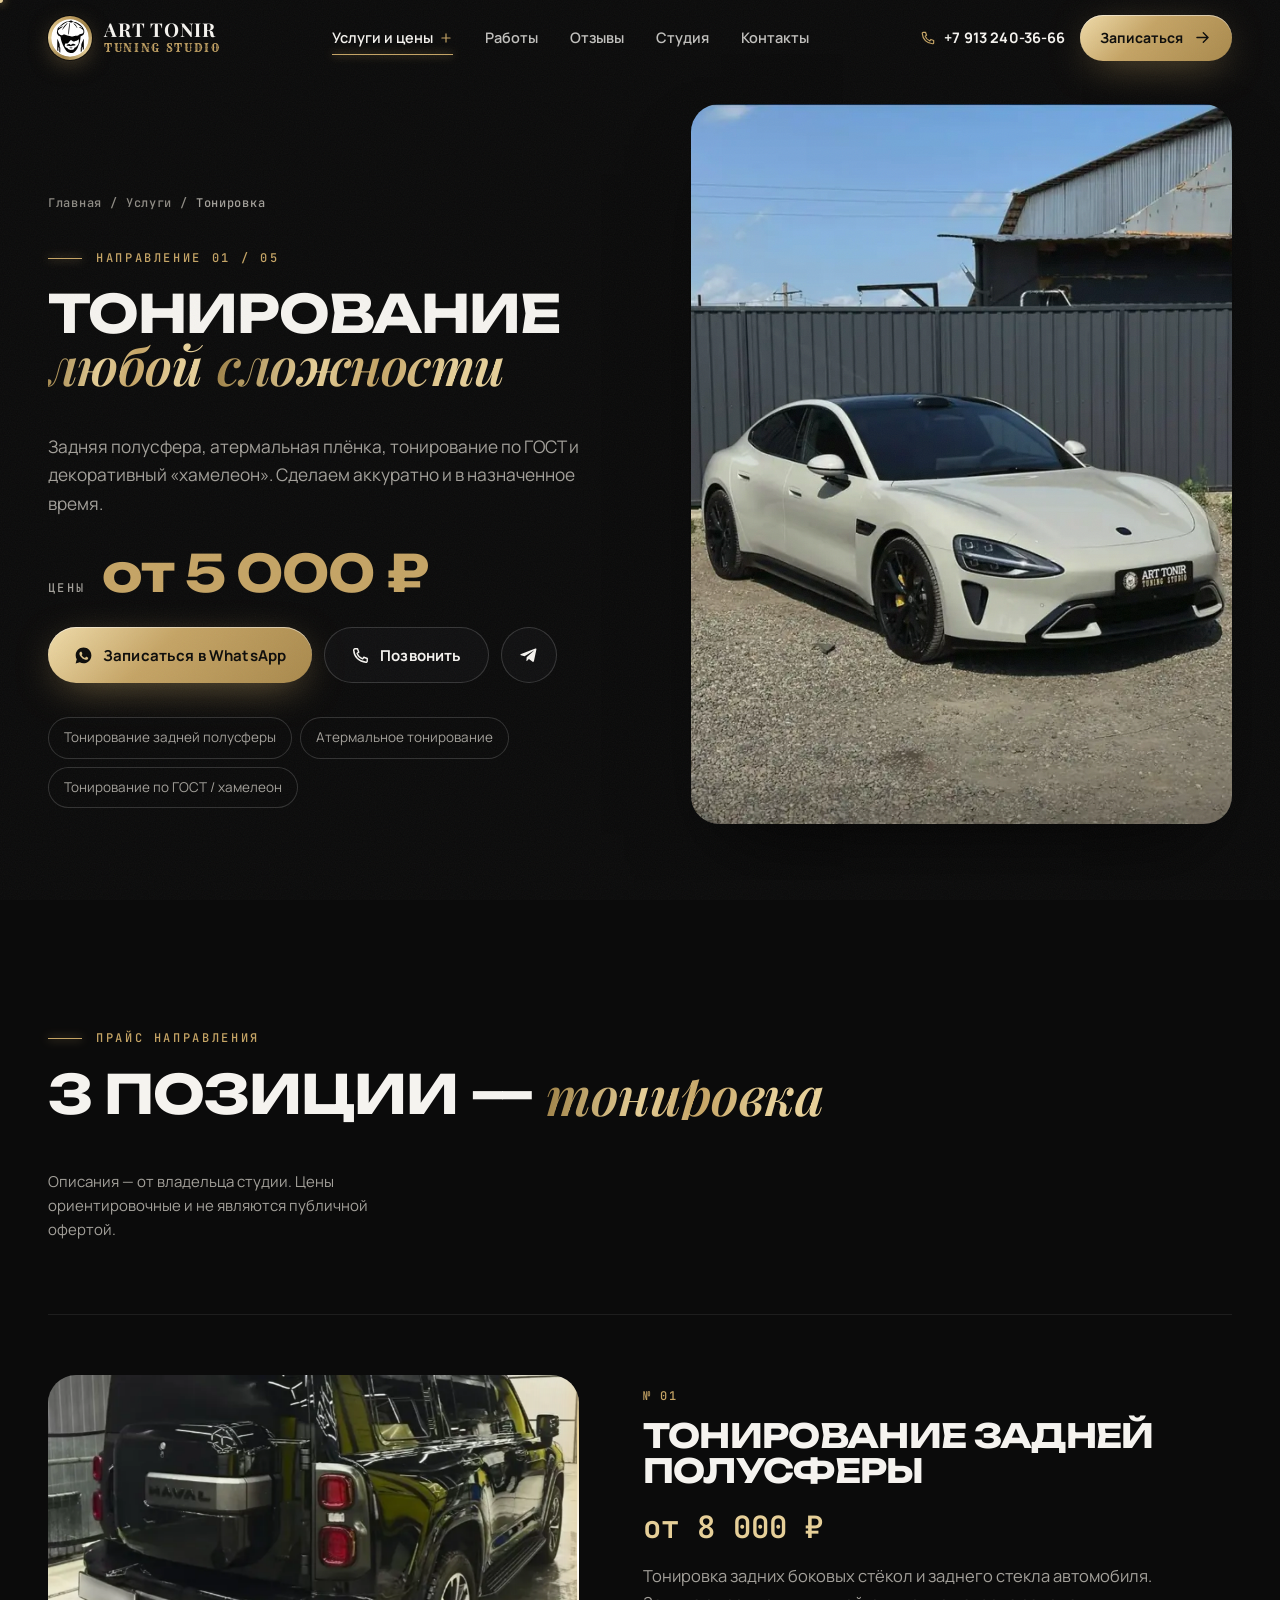
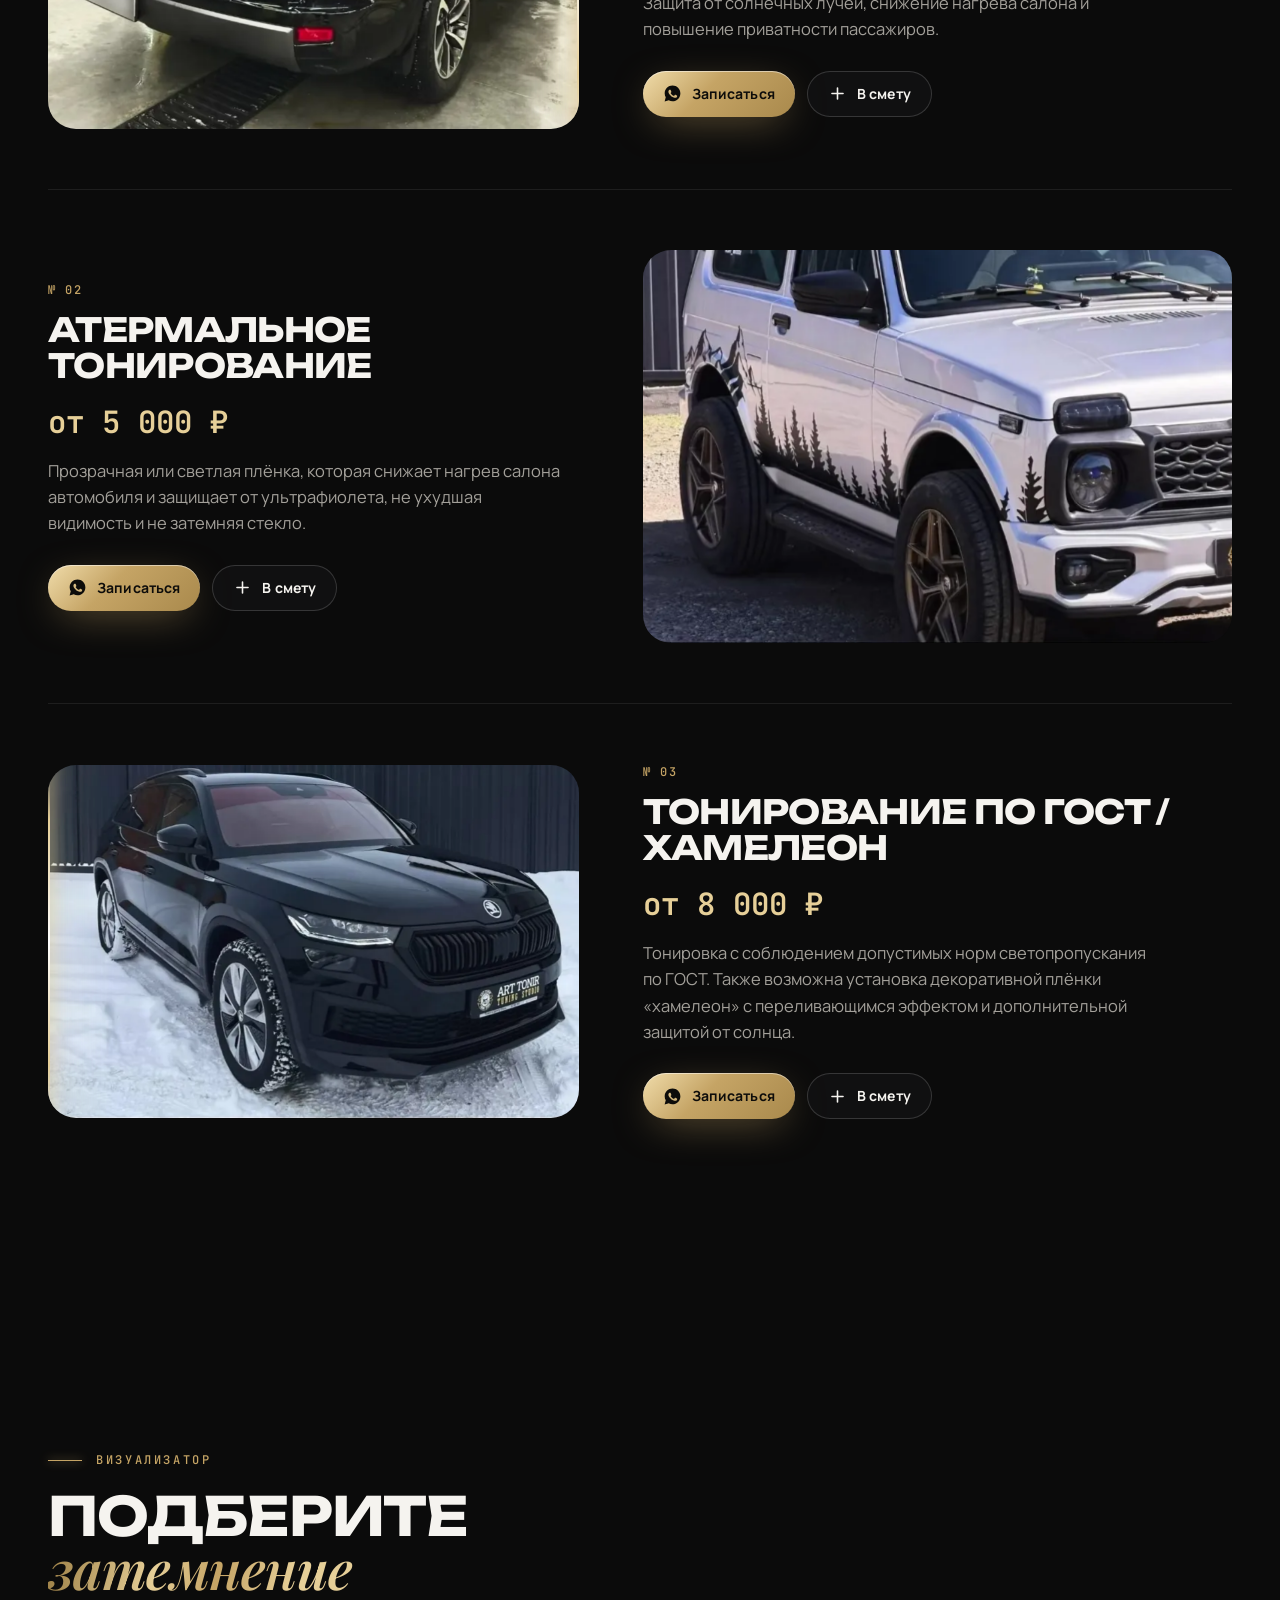
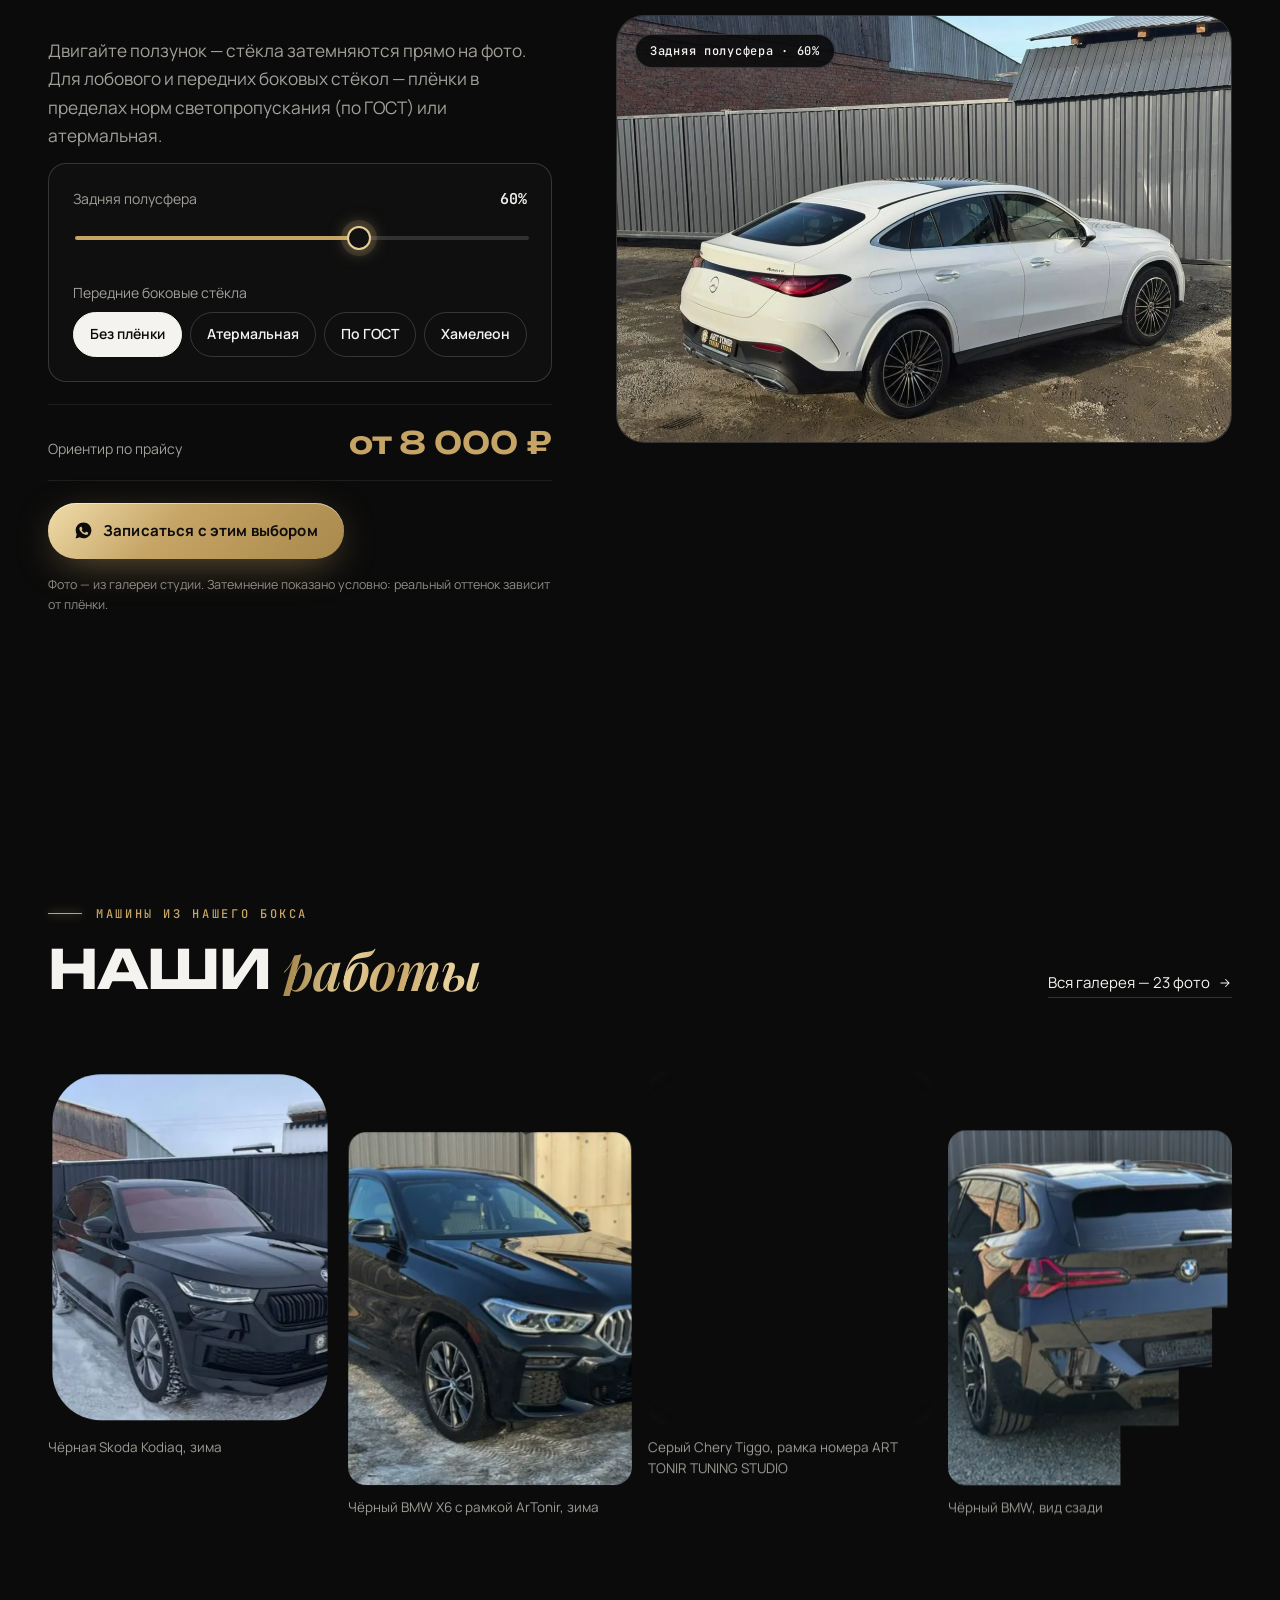
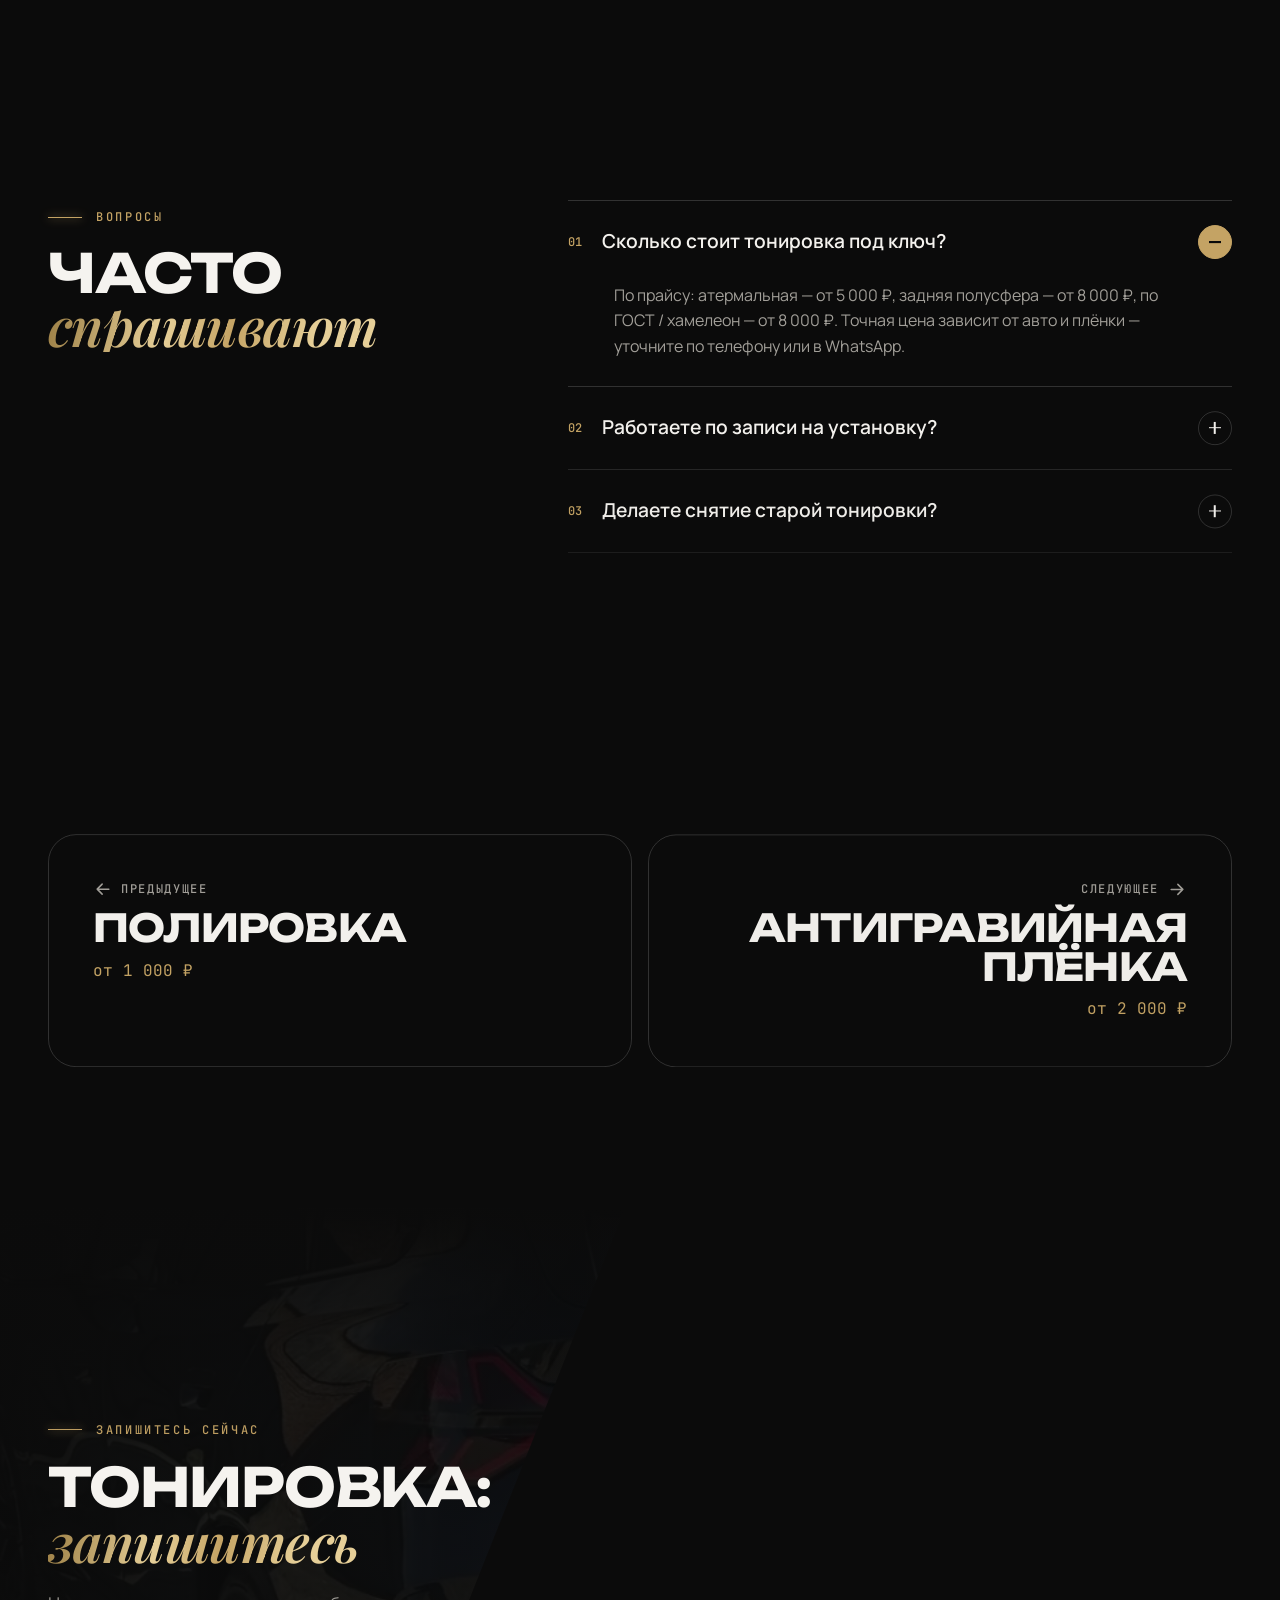
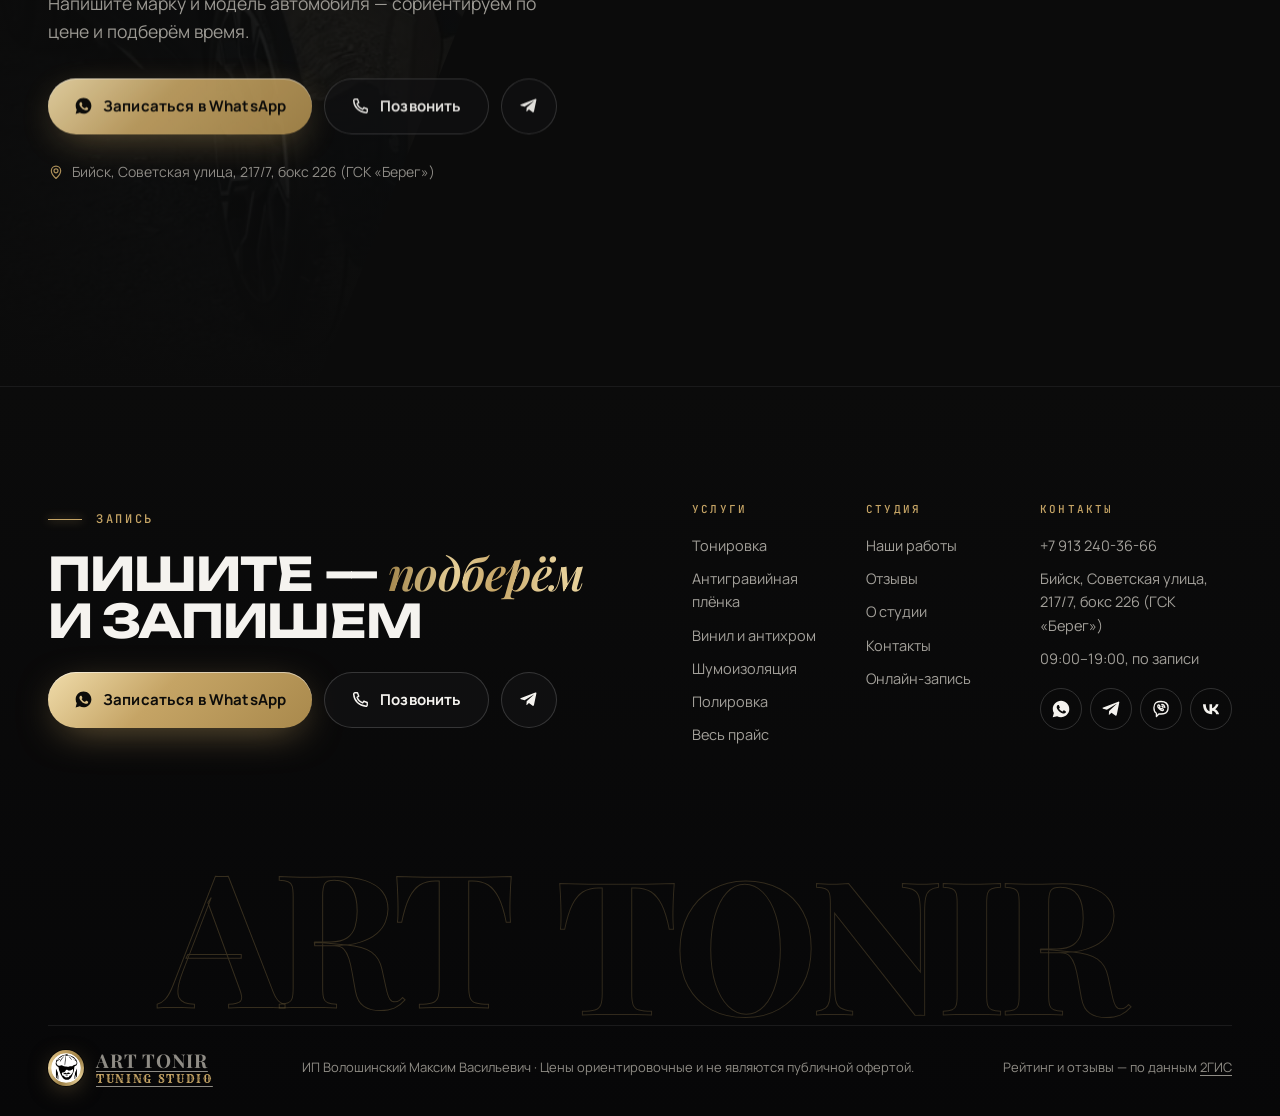
<file: tonirovka.html>
<!doctype html>
<html lang="ru">
<head>
<meta charset="utf-8">
<meta name="viewport" content="width=device-width, initial-scale=1, viewport-fit=cover">
<title>Тонировка автомобиля в Бийске — от 5 000 ₽ | ART TONIR</title>
<meta name="description" content="Тонировка авто в Бийске: задняя полусфера от 8 000 ₽, атермальная плёнка от 5 000 ₽, по ГОСТ и хамелеон от 8 000 ₽. Рейтинг 5.0 в 2ГИС. Запись в WhatsApp.">
<meta name="theme-color" content="#0B0B0B">
<meta name="robots" content="noindex, nofollow">
<link rel="canonical" href="https://demositestxv1.netlify.app/tonirovka.html">
<meta property="og:url" content="https://demositestxv1.netlify.app/tonirovka.html">
<meta property="og:type" content="website">
<meta property="og:locale" content="ru_RU">
<meta property="og:site_name" content="ART TONIR">
<meta property="og:title" content="Тонировка автомобиля в Бийске — от 5 000 ₽ | ART TONIR">
<meta property="og:description" content="Тонировка авто в Бийске: задняя полусфера от 8 000 ₽, атермальная плёнка от 5 000 ₽, по ГОСТ и хамелеон от 8 000 ₽. Рейтинг 5.0 в 2ГИС. Запись в WhatsApp.">
<meta property="og:image" content="https://demositestxv1.netlify.app/assets/img/og.jpg">
<meta property="og:image:width" content="1200">
<meta property="og:image:height" content="630">
<meta property="og:image:alt" content="ART TONIR — тонировка, антигравийная плёнка и шумоизоляция в Бийске">
<meta name="twitter:card" content="summary_large_image">
<link rel="icon" type="image/png" sizes="32x32" href="assets/img/logo/logo-32.png">
<link rel="apple-touch-icon" href="assets/img/logo/logo-180.png">
<link rel="preconnect" href="https://fonts.googleapis.com">
<link rel="preconnect" href="https://fonts.gstatic.com" crossorigin>
<link rel="stylesheet" href="https://fonts.googleapis.com/css2?family=Unbounded:wght@400;500;600;700;800&family=Manrope:wght@400;500;600;700;800&family=Playfair+Display:ital,wght@0,600;0,700;1,500;1,600;1,700&family=JetBrains+Mono:wght@400;500&family=Rye&display=swap">
<link rel="stylesheet" href="assets/css/main.css?v=6">

<script>(function(d){var h=d.documentElement;h.classList.add('js');if(!matchMedia('(prefers-reduced-motion: reduce)').matches){h.classList.add('anim');setTimeout(function(){if(!window.__AT_READY){h.classList.remove('anim')}},4000)}try{if(sessionStorage.getItem('at-pt')){h.classList.add('pt-in');sessionStorage.removeItem('at-pt')}}catch(e){}})(document)</script>

<script type="application/ld+json">{"@context":"https://schema.org","@type":"AutoRepair","name":"ART TONIR (Арт Тонир)","alternateName":["Арт Тонир","ART TONIR Tuning Studio","Art Tonir"],"description":"Тюнинг-студия в Бийске: тонировка, антигравийная плёнка, оклейка винилом, шумоизоляция, полировка.","image":"https://demositestxv1.netlify.app/assets/img/og.jpg","logo":"https://demositestxv1.netlify.app/assets/img/logo/logo-512.png","telephone":"+79132403666","address":{"@type":"PostalAddress","streetAddress":"Советская улица, 217/7, ГСК «Берег», бокс 226","addressLocality":"Бийск","addressRegion":"Алтайский край","postalCode":"659321","addressCountry":"RU"},"geo":{"@type":"GeoCoordinates","latitude":52.506837,"longitude":85.167647},"openingHours":"09:00-19:00","paymentAccepted":"Наличные, оплата через банк, перевод с карты","priceRange":"₽₽","sameAs":["https://vk.com/club41185870","https://2gis.ru/biysk/firm/2815279048724091"],"aggregateRating":{"@type":"AggregateRating","ratingValue":"5.0","ratingCount":123,"reviewCount":92,"bestRating":"5"},"url":"https://demositestxv1.netlify.app/"}</script>
</head>
<body class="">
<a class="skip" href="#main">Перейти к содержанию</a>
<svg width="0" height="0" style="position:absolute" aria-hidden="true">
<symbol id="i-wa" viewBox="0 0 24 24"><path fill="currentColor" d="M12.04 2C6.58 2 2.13 6.45 2.13 11.91c0 1.75.46 3.45 1.32 4.95L2.05 22l5.25-1.38a9.9 9.9 0 0 0 4.74 1.21c5.46 0 9.91-4.45 9.91-9.91C21.95 6.45 17.5 2 12.04 2Zm5.8 14.03c-.24.68-1.42 1.3-1.95 1.35-.5.05-.97.23-3.27-.68-2.77-1.09-4.52-3.92-4.66-4.1-.13-.18-1.11-1.48-1.11-2.82 0-1.34.7-2 .95-2.27.25-.27.54-.34.72-.34h.52c.17 0 .4-.06.62.48.24.56.8 1.94.87 2.08.07.14.11.3.02.48-.09.18-.14.3-.27.46l-.41.48c-.14.14-.28.29-.12.56.16.27.71 1.17 1.52 1.9 1.05.93 1.93 1.22 2.2 1.36.27.14.43.11.59-.07.16-.18.68-.79.86-1.06.18-.27.36-.23.61-.14.25.09 1.58.75 1.85.88.27.14.45.2.52.32.07.11.07.66-.17 1.34Z"/></symbol>
<symbol id="i-tg" viewBox="0 0 24 24"><path fill="currentColor" d="M21.94 4.3 18.9 19.04c-.23 1.02-.83 1.27-1.69.79l-4.66-3.43-2.25 2.16c-.25.25-.46.46-.94.46l.34-4.76 8.66-7.83c.38-.34-.08-.52-.58-.19L7.07 13.02l-4.6-1.44c-1-.31-1.02-1 .21-1.48l18-6.94c.83-.3 1.56.2 1.26 1.14Z"/></symbol>
<symbol id="i-phone" viewBox="0 0 24 24"><path fill="none" stroke="currentColor" stroke-width="1.8" stroke-linecap="round" stroke-linejoin="round" d="M5 3.5h3.2l1.6 4.3-2.1 1.4a11.5 11.5 0 0 0 7.1 7.1l1.4-2.1 4.3 1.6V19a1.6 1.6 0 0 1-1.7 1.6C10.3 20.1 3.9 13.7 3.4 5.2A1.6 1.6 0 0 1 5 3.5Z"/></symbol>
<symbol id="i-arrow" viewBox="0 0 24 24"><path fill="none" stroke="currentColor" stroke-width="1.8" stroke-linecap="round" stroke-linejoin="round" d="M5 12h14m-6-6 6 6-6 6"/></symbol>
<symbol id="i-arrow-up" viewBox="0 0 24 24"><path fill="none" stroke="currentColor" stroke-width="1.8" stroke-linecap="round" stroke-linejoin="round" d="M7 17 17 7M8 7h9v9"/></symbol>
<symbol id="i-star" viewBox="0 0 24 24"><path fill="currentColor" d="m12 2.6 2.8 6 6.6.7-4.9 4.5 1.4 6.5L12 17l-5.9 3.3 1.4-6.5-4.9-4.5 6.6-.7L12 2.6Z"/></symbol>
<symbol id="i-vk" viewBox="0 0 24 24"><path fill="currentColor" d="M12.8 18.2C6.3 18.2 2.6 13.8 2.4 6.3h3.3c.1 5.5 2.6 7.8 4.5 8.3V6.3h3.1v4.7c1.9-.2 3.9-2.4 4.6-4.7H21c-.5 2.9-2.6 5.1-4.1 6 1.5.7 3.9 2.6 4.8 5.9h-3.4c-.7-2.2-2.5-4-4.9-4.2v4.2h-.6Z"/></symbol>
<symbol id="i-viber" viewBox="0 0 24 24"><path fill="none" stroke="currentColor" stroke-width="1.6" stroke-linecap="round" stroke-linejoin="round" d="M12 3c5 0 8.5 1.6 8.5 7.5S17 18 12 18c-.8 0-1.6-.1-2.3-.2L6.5 21v-3.9C4.4 16 3.5 13.9 3.5 10.5 3.5 4.6 7 3 12 3Zm-2.2 4.2c-.5-.3-1.1 0-1.4.5-.5.8 0 2.5 1.6 4.2 1.6 1.7 3.4 2.4 4.3 1.9.5-.3.8-.9.4-1.4l-.9-.8c-.3-.3-.8-.3-1.1 0l-.4.4c-.9-.4-1.8-1.3-2.2-2.2l.4-.4c.3-.3.3-.8 0-1.1l-.7-1.1ZM13 6.5a4 4 0 0 1 3.5 3.6M13 8.6a2 2 0 0 1 1.5 1.5"/></symbol>
<symbol id="i-pin" viewBox="0 0 24 24"><path fill="none" stroke="currentColor" stroke-width="1.8" stroke-linecap="round" stroke-linejoin="round" d="M12 21s-7-6.1-7-11.5A7 7 0 0 1 19 9.5C19 14.9 12 21 12 21Zm0-8.5a3 3 0 1 0 0-6 3 3 0 0 0 0 6Z"/></symbol>
<symbol id="i-clock" viewBox="0 0 24 24"><path fill="none" stroke="currentColor" stroke-width="1.8" stroke-linecap="round" stroke-linejoin="round" d="M12 21a9 9 0 1 0 0-18 9 9 0 0 0 0 18Zm0-13v4.5l3 1.8"/></symbol>
<symbol id="i-card" viewBox="0 0 24 24"><path fill="none" stroke="currentColor" stroke-width="1.8" stroke-linecap="round" stroke-linejoin="round" d="M3.5 6.5h17v11h-17zM3.5 10h17M7 14.5h3"/></symbol>
<symbol id="i-plus" viewBox="0 0 24 24"><path fill="none" stroke="currentColor" stroke-width="2" stroke-linecap="round" d="M12 5v14M5 12h14"/></symbol>
<symbol id="i-check" viewBox="0 0 24 24"><path fill="none" stroke="currentColor" stroke-width="2.2" stroke-linecap="round" stroke-linejoin="round" d="m5 12.5 4.5 4.5L19 7.5"/></symbol>
<symbol id="i-close" viewBox="0 0 24 24"><path fill="none" stroke="currentColor" stroke-width="2" stroke-linecap="round" d="M6 6l12 12M18 6 6 18"/></symbol>
<symbol id="i-door" viewBox="0 0 24 24"><path fill="none" stroke="currentColor" stroke-width="1.8" stroke-linecap="round" stroke-linejoin="round" d="M5 21V4.5A1.5 1.5 0 0 1 6.5 3h11A1.5 1.5 0 0 1 19 4.5V21M3 21h18M15 12h.01"/></symbol>
<symbol id="i-list" viewBox="0 0 24 24"><path fill="none" stroke="currentColor" stroke-width="1.8" stroke-linecap="round" d="M9 6h11M9 12h11M9 18h11M4.5 6h.01M4.5 12h.01M4.5 18h.01"/></symbol>
<symbol id="i-sound" viewBox="0 0 24 24"><path fill="none" stroke="currentColor" stroke-width="1.8" stroke-linecap="round" stroke-linejoin="round" d="M4 9.5h3.5L12 5.5v13l-4.5-4H4zM16 9a4 4 0 0 1 0 6M18.5 6.5a7.5 7.5 0 0 1 0 11"/></symbol>
<symbol id="i-bolt" viewBox="0 0 24 24"><path fill="currentColor" d="M13.5 2 4 14h6.5L9.5 22 20 9.5h-6.6L13.5 2Z"/></symbol>
</svg>
<div class="pt" aria-hidden="true"><div class="pt__film"><span class="pt__edge"></span><span class="pt__logo"><svg viewBox="0 0 776 776" aria-hidden="true" focusable="false">
  <circle cx="388.0" cy="388.0" r="382.0" fill="#ffffff"/>
  <path fill="#000000" fill-rule="evenodd" d="M396.0,692.5C386.3,691.1 371.9,687.5 362.0,683.9C346.8,678.3 327.5,665.3 313.8,651.4C300.2,637.4 290.9,625.1 278.6,604.3C272.0,593.1 248.9,547.0 245.2,537.5C244.1,534.8 241.1,527.3 238.5,521.0C232.5,506.2 229.8,499.0 225.0,485.5C222.8,479.4 219.9,471.4 218.5,467.7C211.1,447.8 201.3,409.1 198.0,386.5C196.9,378.8 195.5,371.0 194.9,369.3C192.9,363.1 186.1,357.8 168.8,348.9C148.8,338.6 144.2,334.5 139.2,322.5C137.3,318.1 133.1,310.4 129.8,305.3C122.3,293.8 121.0,289.5 121.0,276.1C121.1,264.9 121.2,264.0 125.4,246.2C126.9,239.9 128.5,229.8 129.1,223.7C130.9,203.9 134.3,192.2 141.1,182.3C145.1,176.6 148.1,173.4 157.6,165.5C161.4,162.2 174.0,151.4 185.6,141.5C225.9,106.7 251.6,87.5 277.0,72.8C298.6,60.3 315.0,55.1 342.0,52.0C354.8,50.5 366.8,48.1 370.5,46.3C372.1,45.4 375.9,43.0 378.8,40.8C386.4,35.2 391.8,33.0 401.8,31.8C419.3,29.7 432.0,34.5 440.7,46.7C443.2,50.2 446.4,53.7 447.9,54.4C449.3,55.2 453.9,56.1 458.0,56.4C494.0,59.7 534.1,73.5 569.0,94.8C599.5,113.4 632.1,144.3 649.6,171.3C663.2,192.1 671.9,211.2 676.7,230.8C679.1,240.3 679.4,243.4 679.4,259.0C679.4,278.4 678.2,285.0 671.9,299.2C663.2,319.2 651.9,328.7 617.7,345.0C608.3,349.5 606.6,350.7 605.4,353.6C604.0,356.9 603.4,362.2 601.0,390.5C598.7,417.6 593.6,452.7 589.9,466.0C585.9,480.3 579.8,497.6 570.3,521.5C565.0,534.7 560.4,546.6 559.9,548.0C559.5,549.4 557.5,554.3 555.5,559.0C553.5,563.7 550.6,570.9 549.0,575.0C538.2,603.6 526.1,624.6 509.2,643.6C481.8,674.3 460.5,688.2 434.0,692.6C423.8,694.3 408.9,694.2 396.0,692.5Z M178.4,680.7L169.5,674.4L169.0,631.5C168.6,600.1 168.2,587.9 167.3,586.4C166.0,584.2 159.3,579.8 155.4,578.6C154.0,578.2 152.6,578.5 151.6,579.5C150.2,581.0 150.0,585.5 150.0,618.6C150.0,647.9 149.7,656.0 148.8,656.0C148.1,656.0 143.1,651.8 137.7,646.7L128.0,637.5L128.0,522.8L128.0,408.0L130.3,408.0C132.9,408.0 132.6,407.3 143.7,432.0C157.9,463.4 163.8,477.3 174.5,505.5C178.2,515.2 179.1,524.6 178.9,549.9L178.7,573.4L181.0,574.9C182.2,575.8 184.8,577.9 186.6,579.7L190.0,582.8L190.0,634.9C190.0,678.3 189.8,687.0 188.6,687.0C187.9,687.0 183.3,684.2 178.4,680.7Z M608.0,629.0C608.0,580.8 607.7,582.7 615.2,576.0C617.5,573.9 619.2,571.5 619.3,570.0C619.4,568.6 619.1,560.5 618.6,552.0C617.2,525.4 620.4,511.2 635.6,476.6C639.8,467.2 646.3,452.3 650.2,443.5C654.0,434.7 659.1,423.2 661.4,418.0C664.6,410.6 666.0,408.4 667.7,408.2C669.3,408.0 670.1,408.5 670.5,410.3C670.9,411.6 671.0,457.7 670.8,512.7L670.5,612.7L661.4,623.1C656.4,628.8 651.6,633.6 650.7,633.8C649.1,634.1 649.0,632.0 649.0,607.7C649.0,583.7 648.8,581.0 647.2,579.0L645.4,576.8L640.3,579.3C630.9,584.1 630.4,585.3 629.7,604.5C629.3,613.8 629.0,629.3 629.0,639.0L629.0,656.6L619.8,664.3C614.7,668.5 610.0,672.0 609.3,672.0C608.3,672.0 608.0,663.5 608.0,629.0Z M438.0,628.5C456.5,625.4 462.8,620.5 473.0,601.2C482.0,584.2 483.4,582.6 491.2,581.0C498.6,579.6 509.0,575.8 512.5,573.3C513.9,572.3 517.6,567.5 520.7,562.5C527.7,551.3 531.3,546.7 541.5,536.0C550.5,526.5 552.4,524.0 556.8,515.9C561.4,507.3 564.7,495.7 565.9,483.0C566.6,476.7 567.8,467.7 568.6,463.1C570.0,455.4 570.0,454.4 568.4,450.0C566.7,445.3 566.7,445.2 569.1,441.4C572.5,435.9 572.5,427.2 569.1,423.6C566.1,420.4 561.3,419.4 556.6,421.0C554.7,421.6 549.3,425.7 544.7,430.0C540.0,434.3 535.1,438.4 533.8,439.1C532.6,439.8 523.6,442.9 514.0,446.1C504.4,449.3 492.7,453.3 488.0,455.1C480.2,458.1 478.5,458.4 468.0,458.4C455.1,458.5 455.6,458.7 436.2,447.1C420.7,437.9 415.9,436.0 407.8,436.0C395.9,436.0 390.6,440.4 373.1,464.8C360.2,482.6 354.7,488.7 345.8,494.6C334.8,501.9 329.7,503.1 310.4,502.8C291.4,502.5 292.4,502.0 286.7,513.5C276.7,533.5 277.8,548.2 290.7,567.2C301.2,582.9 309.5,588.5 326.1,591.6C335.9,593.4 340.4,595.7 342.8,600.1C347.7,609.1 352.4,615.3 356.7,618.4C363.4,623.4 374.9,627.6 385.5,629.0C390.4,629.6 395.2,630.3 396.0,630.5C399.6,631.4 429.4,630.0 438.0,628.5Z M400.5,597.0C392.2,594.6 379.8,588.5 377.1,585.6C375.8,584.3 375.0,582.4 375.2,581.3C375.5,579.8 376.4,579.5 381.5,579.8C384.8,579.9 398.5,580.1 412.0,580.3C425.5,580.4 437.1,580.9 437.8,581.3C442.3,584.3 434.0,593.5 423.6,597.0C416.3,599.4 408.5,599.5 400.5,597.0Z M398.5,554.3C392.0,551.9 390.3,551.7 375.0,551.6C359.8,551.5 357.8,551.3 349.1,548.6C341.0,546.2 338.6,545.8 332.8,546.4C324.8,547.1 322.6,546.3 321.1,541.9C317.4,531.3 321.8,525.4 336.5,520.9C342.0,519.2 350.3,515.7 354.9,513.2C368.5,505.9 374.3,506.9 387.9,518.5C397.2,526.4 403.9,528.9 411.0,527.0C414.2,526.1 417.6,523.6 424.4,517.1C438.4,503.8 440.0,503.7 472.0,512.2C495.7,518.5 500.2,521.6 498.6,530.3C497.4,536.6 494.6,538.0 481.1,539.5C474.4,540.3 466.5,541.8 463.4,542.9C456.1,545.7 451.2,546.7 439.9,548.0C430.6,549.1 421.8,551.2 419.6,552.8C418.1,554.0 409.0,557.0 407.1,557.0C406.2,557.0 402.4,555.8 398.5,554.3Z M448.8,355.0C454.3,353.9 465.5,351.2 473.7,349.1C492.8,344.1 494.2,344.0 522.0,343.1C551.1,342.1 551.3,342.0 564.4,328.6C569.4,323.5 575.5,318.2 578.0,317.0C582.8,314.6 599.0,309.7 606.1,308.5C616.2,306.8 637.6,300.9 642.8,298.4C649.5,295.1 657.6,287.6 658.6,283.7C659.0,282.0 658.7,279.1 658.0,276.9C656.8,273.3 656.8,272.7 658.9,269.9C664.7,262.1 664.0,242.4 657.5,229.5C648.1,210.6 628.8,195.2 591.3,176.9C577.3,170.0 569.0,165.4 569.0,164.5C569.0,162.3 572.3,162.7 583.0,165.9C598.4,170.6 608.2,174.4 624.8,181.9C633.5,185.9 637.0,186.5 637.0,184.0C637.0,182.4 624.3,168.5 612.9,157.5C593.2,138.6 566.7,118.6 537.6,100.6C522.9,91.5 516.0,88.2 507.3,85.9C502.1,84.6 498.7,83.1 496.2,80.8C494.2,79.1 489.4,76.2 485.5,74.4C477.0,70.5 450.1,62.0 446.1,62.0C444.5,62.0 439.2,63.8 434.3,66.1C429.5,68.4 421.4,71.0 416.5,72.1C408.7,73.7 406.3,73.8 398.5,72.9C389.1,71.7 383.3,69.5 375.1,63.6C370.9,60.6 370.3,60.5 361.6,60.6C355.4,60.7 348.3,61.8 339.5,63.8C310.1,70.7 289.5,80.9 264.5,101.0C254.9,108.8 242.5,117.4 229.5,125.5C223.4,129.2 212.8,135.9 205.8,140.4C198.8,144.9 191.7,149.3 190.1,150.2C188.4,151.1 186.5,153.2 185.8,154.7C184.2,158.6 181.0,162.0 179.0,162.0C173.5,162.0 158.1,176.0 153.8,184.9C151.8,189.1 151.8,189.4 153.4,190.6C156.0,192.4 157.7,191.6 176.8,179.1C195.0,167.3 201.8,163.6 212.5,159.7C219.8,157.1 237.0,154.4 239.6,155.4C244.9,157.4 238.2,162.5 176.2,203.5C155.3,217.4 146.8,226.7 143.4,239.5C138.3,258.6 148.9,290.7 166.0,308.1C171.6,313.8 174.4,315.6 186.0,321.2C205.1,330.4 208.7,331.5 220.0,331.5C228.8,331.5 230.1,331.2 238.0,327.6C252.5,321.1 260.1,319.0 269.3,319.0C283.4,319.0 297.6,323.0 321.5,333.8C341.8,342.9 348.0,344.4 377.3,347.5C385.4,348.4 394.0,349.8 396.3,350.6C413.5,356.9 431.9,358.4 448.8,355.0Z M358.2,318.7C352.7,312.1 352.6,276.1 358.0,219.4C359.1,207.4 360.7,192.8 361.5,187.0C362.4,181.2 363.5,172.2 364.0,167.0C366.8,140.7 372.7,103.8 375.7,94.5C379.1,83.7 384.3,76.9 387.1,79.7C387.9,80.5 385.8,110.5 384.5,116.5C384.2,117.6 383.4,126.4 382.5,136.0C381.7,145.6 380.1,161.8 379.0,172.0C374.2,217.4 370.2,258.2 368.5,279.8C367.0,297.7 364.4,315.2 362.8,318.2C361.8,320.3 359.7,320.5 358.2,318.7Z M229.4,222.6C228.8,221.0 231.6,211.6 235.5,202.3C242.2,186.2 251.1,171.1 267.2,148.5C277.5,134.2 324.4,88.1 333.7,83.2C340.6,79.5 339.3,83.5 329.2,96.9C305.5,128.0 280.2,161.4 266.8,179.0C258.6,189.7 247.6,204.2 242.3,211.2C233.1,223.5 230.6,225.7 229.4,222.6Z M531.8,182.2C530.4,180.7 525.8,174.6 521.5,168.5C511.2,154.0 502.0,142.2 498.0,138.5C496.3,136.8 492.8,132.5 490.4,128.7C486.4,122.5 484.5,120.9 475.4,115.4C473.8,114.5 473.7,113.9 474.7,111.7C475.8,109.3 475.4,108.4 469.5,100.3C457.8,84.5 456.5,82.0 459.4,82.0C461.3,82.0 479.7,97.5 491.3,108.9C506.1,123.3 516.5,137.2 527.3,156.7C532.3,165.7 538.0,179.8 538.0,183.0C538.0,185.9 534.9,185.5 531.8,182.2Z"/>
</svg>
</span></div></div>
<div class="cursor" aria-hidden="true"><div class="cursor__ring"><span class="cursor__label"></span></div><div class="cursor__dot"></div></div>
<div class="toast" role="status" aria-live="polite"></div>
<header class="hdr" data-hdr>
  <div class="container hdr__in">
    <a class="brand " href="index.html" aria-label="ART TONIR — на главную">
  <span class="brand__badge"><svg viewBox="0 0 776 776" aria-hidden="true" focusable="false">
  <circle cx="388.0" cy="388.0" r="382.0" fill="#ffffff"/>
  <path fill="#000000" fill-rule="evenodd" d="M396.0,692.5C386.3,691.1 371.9,687.5 362.0,683.9C346.8,678.3 327.5,665.3 313.8,651.4C300.2,637.4 290.9,625.1 278.6,604.3C272.0,593.1 248.9,547.0 245.2,537.5C244.1,534.8 241.1,527.3 238.5,521.0C232.5,506.2 229.8,499.0 225.0,485.5C222.8,479.4 219.9,471.4 218.5,467.7C211.1,447.8 201.3,409.1 198.0,386.5C196.9,378.8 195.5,371.0 194.9,369.3C192.9,363.1 186.1,357.8 168.8,348.9C148.8,338.6 144.2,334.5 139.2,322.5C137.3,318.1 133.1,310.4 129.8,305.3C122.3,293.8 121.0,289.5 121.0,276.1C121.1,264.9 121.2,264.0 125.4,246.2C126.9,239.9 128.5,229.8 129.1,223.7C130.9,203.9 134.3,192.2 141.1,182.3C145.1,176.6 148.1,173.4 157.6,165.5C161.4,162.2 174.0,151.4 185.6,141.5C225.9,106.7 251.6,87.5 277.0,72.8C298.6,60.3 315.0,55.1 342.0,52.0C354.8,50.5 366.8,48.1 370.5,46.3C372.1,45.4 375.9,43.0 378.8,40.8C386.4,35.2 391.8,33.0 401.8,31.8C419.3,29.7 432.0,34.5 440.7,46.7C443.2,50.2 446.4,53.7 447.9,54.4C449.3,55.2 453.9,56.1 458.0,56.4C494.0,59.7 534.1,73.5 569.0,94.8C599.5,113.4 632.1,144.3 649.6,171.3C663.2,192.1 671.9,211.2 676.7,230.8C679.1,240.3 679.4,243.4 679.4,259.0C679.4,278.4 678.2,285.0 671.9,299.2C663.2,319.2 651.9,328.7 617.7,345.0C608.3,349.5 606.6,350.7 605.4,353.6C604.0,356.9 603.4,362.2 601.0,390.5C598.7,417.6 593.6,452.7 589.9,466.0C585.9,480.3 579.8,497.6 570.3,521.5C565.0,534.7 560.4,546.6 559.9,548.0C559.5,549.4 557.5,554.3 555.5,559.0C553.5,563.7 550.6,570.9 549.0,575.0C538.2,603.6 526.1,624.6 509.2,643.6C481.8,674.3 460.5,688.2 434.0,692.6C423.8,694.3 408.9,694.2 396.0,692.5Z M178.4,680.7L169.5,674.4L169.0,631.5C168.6,600.1 168.2,587.9 167.3,586.4C166.0,584.2 159.3,579.8 155.4,578.6C154.0,578.2 152.6,578.5 151.6,579.5C150.2,581.0 150.0,585.5 150.0,618.6C150.0,647.9 149.7,656.0 148.8,656.0C148.1,656.0 143.1,651.8 137.7,646.7L128.0,637.5L128.0,522.8L128.0,408.0L130.3,408.0C132.9,408.0 132.6,407.3 143.7,432.0C157.9,463.4 163.8,477.3 174.5,505.5C178.2,515.2 179.1,524.6 178.9,549.9L178.7,573.4L181.0,574.9C182.2,575.8 184.8,577.9 186.6,579.7L190.0,582.8L190.0,634.9C190.0,678.3 189.8,687.0 188.6,687.0C187.9,687.0 183.3,684.2 178.4,680.7Z M608.0,629.0C608.0,580.8 607.7,582.7 615.2,576.0C617.5,573.9 619.2,571.5 619.3,570.0C619.4,568.6 619.1,560.5 618.6,552.0C617.2,525.4 620.4,511.2 635.6,476.6C639.8,467.2 646.3,452.3 650.2,443.5C654.0,434.7 659.1,423.2 661.4,418.0C664.6,410.6 666.0,408.4 667.7,408.2C669.3,408.0 670.1,408.5 670.5,410.3C670.9,411.6 671.0,457.7 670.8,512.7L670.5,612.7L661.4,623.1C656.4,628.8 651.6,633.6 650.7,633.8C649.1,634.1 649.0,632.0 649.0,607.7C649.0,583.7 648.8,581.0 647.2,579.0L645.4,576.8L640.3,579.3C630.9,584.1 630.4,585.3 629.7,604.5C629.3,613.8 629.0,629.3 629.0,639.0L629.0,656.6L619.8,664.3C614.7,668.5 610.0,672.0 609.3,672.0C608.3,672.0 608.0,663.5 608.0,629.0Z M438.0,628.5C456.5,625.4 462.8,620.5 473.0,601.2C482.0,584.2 483.4,582.6 491.2,581.0C498.6,579.6 509.0,575.8 512.5,573.3C513.9,572.3 517.6,567.5 520.7,562.5C527.7,551.3 531.3,546.7 541.5,536.0C550.5,526.5 552.4,524.0 556.8,515.9C561.4,507.3 564.7,495.7 565.9,483.0C566.6,476.7 567.8,467.7 568.6,463.1C570.0,455.4 570.0,454.4 568.4,450.0C566.7,445.3 566.7,445.2 569.1,441.4C572.5,435.9 572.5,427.2 569.1,423.6C566.1,420.4 561.3,419.4 556.6,421.0C554.7,421.6 549.3,425.7 544.7,430.0C540.0,434.3 535.1,438.4 533.8,439.1C532.6,439.8 523.6,442.9 514.0,446.1C504.4,449.3 492.7,453.3 488.0,455.1C480.2,458.1 478.5,458.4 468.0,458.4C455.1,458.5 455.6,458.7 436.2,447.1C420.7,437.9 415.9,436.0 407.8,436.0C395.9,436.0 390.6,440.4 373.1,464.8C360.2,482.6 354.7,488.7 345.8,494.6C334.8,501.9 329.7,503.1 310.4,502.8C291.4,502.5 292.4,502.0 286.7,513.5C276.7,533.5 277.8,548.2 290.7,567.2C301.2,582.9 309.5,588.5 326.1,591.6C335.9,593.4 340.4,595.7 342.8,600.1C347.7,609.1 352.4,615.3 356.7,618.4C363.4,623.4 374.9,627.6 385.5,629.0C390.4,629.6 395.2,630.3 396.0,630.5C399.6,631.4 429.4,630.0 438.0,628.5Z M400.5,597.0C392.2,594.6 379.8,588.5 377.1,585.6C375.8,584.3 375.0,582.4 375.2,581.3C375.5,579.8 376.4,579.5 381.5,579.8C384.8,579.9 398.5,580.1 412.0,580.3C425.5,580.4 437.1,580.9 437.8,581.3C442.3,584.3 434.0,593.5 423.6,597.0C416.3,599.4 408.5,599.5 400.5,597.0Z M398.5,554.3C392.0,551.9 390.3,551.7 375.0,551.6C359.8,551.5 357.8,551.3 349.1,548.6C341.0,546.2 338.6,545.8 332.8,546.4C324.8,547.1 322.6,546.3 321.1,541.9C317.4,531.3 321.8,525.4 336.5,520.9C342.0,519.2 350.3,515.7 354.9,513.2C368.5,505.9 374.3,506.9 387.9,518.5C397.2,526.4 403.9,528.9 411.0,527.0C414.2,526.1 417.6,523.6 424.4,517.1C438.4,503.8 440.0,503.7 472.0,512.2C495.7,518.5 500.2,521.6 498.6,530.3C497.4,536.6 494.6,538.0 481.1,539.5C474.4,540.3 466.5,541.8 463.4,542.9C456.1,545.7 451.2,546.7 439.9,548.0C430.6,549.1 421.8,551.2 419.6,552.8C418.1,554.0 409.0,557.0 407.1,557.0C406.2,557.0 402.4,555.8 398.5,554.3Z M448.8,355.0C454.3,353.9 465.5,351.2 473.7,349.1C492.8,344.1 494.2,344.0 522.0,343.1C551.1,342.1 551.3,342.0 564.4,328.6C569.4,323.5 575.5,318.2 578.0,317.0C582.8,314.6 599.0,309.7 606.1,308.5C616.2,306.8 637.6,300.9 642.8,298.4C649.5,295.1 657.6,287.6 658.6,283.7C659.0,282.0 658.7,279.1 658.0,276.9C656.8,273.3 656.8,272.7 658.9,269.9C664.7,262.1 664.0,242.4 657.5,229.5C648.1,210.6 628.8,195.2 591.3,176.9C577.3,170.0 569.0,165.4 569.0,164.5C569.0,162.3 572.3,162.7 583.0,165.9C598.4,170.6 608.2,174.4 624.8,181.9C633.5,185.9 637.0,186.5 637.0,184.0C637.0,182.4 624.3,168.5 612.9,157.5C593.2,138.6 566.7,118.6 537.6,100.6C522.9,91.5 516.0,88.2 507.3,85.9C502.1,84.6 498.7,83.1 496.2,80.8C494.2,79.1 489.4,76.2 485.5,74.4C477.0,70.5 450.1,62.0 446.1,62.0C444.5,62.0 439.2,63.8 434.3,66.1C429.5,68.4 421.4,71.0 416.5,72.1C408.7,73.7 406.3,73.8 398.5,72.9C389.1,71.7 383.3,69.5 375.1,63.6C370.9,60.6 370.3,60.5 361.6,60.6C355.4,60.7 348.3,61.8 339.5,63.8C310.1,70.7 289.5,80.9 264.5,101.0C254.9,108.8 242.5,117.4 229.5,125.5C223.4,129.2 212.8,135.9 205.8,140.4C198.8,144.9 191.7,149.3 190.1,150.2C188.4,151.1 186.5,153.2 185.8,154.7C184.2,158.6 181.0,162.0 179.0,162.0C173.5,162.0 158.1,176.0 153.8,184.9C151.8,189.1 151.8,189.4 153.4,190.6C156.0,192.4 157.7,191.6 176.8,179.1C195.0,167.3 201.8,163.6 212.5,159.7C219.8,157.1 237.0,154.4 239.6,155.4C244.9,157.4 238.2,162.5 176.2,203.5C155.3,217.4 146.8,226.7 143.4,239.5C138.3,258.6 148.9,290.7 166.0,308.1C171.6,313.8 174.4,315.6 186.0,321.2C205.1,330.4 208.7,331.5 220.0,331.5C228.8,331.5 230.1,331.2 238.0,327.6C252.5,321.1 260.1,319.0 269.3,319.0C283.4,319.0 297.6,323.0 321.5,333.8C341.8,342.9 348.0,344.4 377.3,347.5C385.4,348.4 394.0,349.8 396.3,350.6C413.5,356.9 431.9,358.4 448.8,355.0Z M358.2,318.7C352.7,312.1 352.6,276.1 358.0,219.4C359.1,207.4 360.7,192.8 361.5,187.0C362.4,181.2 363.5,172.2 364.0,167.0C366.8,140.7 372.7,103.8 375.7,94.5C379.1,83.7 384.3,76.9 387.1,79.7C387.9,80.5 385.8,110.5 384.5,116.5C384.2,117.6 383.4,126.4 382.5,136.0C381.7,145.6 380.1,161.8 379.0,172.0C374.2,217.4 370.2,258.2 368.5,279.8C367.0,297.7 364.4,315.2 362.8,318.2C361.8,320.3 359.7,320.5 358.2,318.7Z M229.4,222.6C228.8,221.0 231.6,211.6 235.5,202.3C242.2,186.2 251.1,171.1 267.2,148.5C277.5,134.2 324.4,88.1 333.7,83.2C340.6,79.5 339.3,83.5 329.2,96.9C305.5,128.0 280.2,161.4 266.8,179.0C258.6,189.7 247.6,204.2 242.3,211.2C233.1,223.5 230.6,225.7 229.4,222.6Z M531.8,182.2C530.4,180.7 525.8,174.6 521.5,168.5C511.2,154.0 502.0,142.2 498.0,138.5C496.3,136.8 492.8,132.5 490.4,128.7C486.4,122.5 484.5,120.9 475.4,115.4C473.8,114.5 473.7,113.9 474.7,111.7C475.8,109.3 475.4,108.4 469.5,100.3C457.8,84.5 456.5,82.0 459.4,82.0C461.3,82.0 479.7,97.5 491.3,108.9C506.1,123.3 516.5,137.2 527.3,156.7C532.3,165.7 538.0,179.8 538.0,183.0C538.0,185.9 534.9,185.5 531.8,182.2Z"/>
</svg>
</span>
  <span class="brand__txt"><b>ART TONIR</b><i>Tuning Studio</i></span>
</a>
    <nav class="nav" aria-label="Основное меню">
      <div class="nav__dd">
        <a href="uslugi.html" aria-current="page" class="nav__link">Услуги и цены <svg class="ic ic--xs" aria-hidden="true"><use href="#i-plus"/></svg></a>
        <div class="mega" role="group" aria-label="Направления">
          <div class="mega__grid"><a class="mega__card" href="tonirovka.html">
        <span class="mega__img"><img src="assets/img/services/07_tint-rear-hemisphere-800.webp" srcset="assets/img/services/07_tint-rear-hemisphere-400.webp 400w, assets/img/services/07_tint-rear-hemisphere-800.webp 800w" sizes="220px" width="800" height="527" alt="Тонировка" loading="lazy" decoding="async"></span>
        <span class="mega__num">01</span>
        <span class="mega__name">Тонировка</span>
        <span class="mega__price">от 5 000&nbsp;₽</span>
      </a><a class="mega__card" href="antigravijnaya-plenka.html">
        <span class="mega__img"><img src="assets/img/services/01_ppf-full-body_photo1-800.webp" srcset="assets/img/services/01_ppf-full-body_photo1-400.webp 400w, assets/img/services/01_ppf-full-body_photo1-800.webp 800w" sizes="220px" width="800" height="524" alt="Антигравийная плёнка" loading="lazy" decoding="async"></span>
        <span class="mega__num">02</span>
        <span class="mega__name">Антигравийная плёнка</span>
        <span class="mega__price">от 2 000&nbsp;₽</span>
      </a><a class="mega__card" href="vinil.html">
        <span class="mega__img"><img src="assets/img/services/04_color-change-wrap-800.webp" srcset="assets/img/services/04_color-change-wrap-400.webp 400w, assets/img/services/04_color-change-wrap-800.webp 800w" sizes="220px" width="800" height="526" alt="Винил и антихром" loading="lazy" decoding="async"></span>
        <span class="mega__num">03</span>
        <span class="mega__name">Винил и антихром</span>
        <span class="mega__price">от 5 000&nbsp;₽</span>
      </a><a class="mega__card" href="shumoizolyaciya.html">
        <span class="mega__img"><img src="assets/img/services/10_soundproof-wheel-arches-800.webp" srcset="assets/img/services/10_soundproof-wheel-arches-400.webp 400w, assets/img/services/10_soundproof-wheel-arches-800.webp 800w" sizes="220px" width="800" height="529" alt="Шумоизоляция" loading="lazy" decoding="async"></span>
        <span class="mega__num">04</span>
        <span class="mega__name">Шумоизоляция</span>
        <span class="mega__price">от 7 500&nbsp;₽</span>
      </a><a class="mega__card" href="polirovka.html">
        <span class="mega__img"><img src="assets/img/services/14_polish-ceramic-800.webp" srcset="assets/img/services/14_polish-ceramic-400.webp 400w, assets/img/services/14_polish-ceramic-800.webp 800w" sizes="220px" width="800" height="486" alt="Полировка" loading="lazy" decoding="async"></span>
        <span class="mega__num">05</span>
        <span class="mega__name">Полировка</span>
        <span class="mega__price">от 1 000&nbsp;₽</span>
      </a></div>
          <a class="mega__all" href="uslugi.html">Весь прайс — 16 позиций <svg class="ic" aria-hidden="true"><use href="#i-arrow"/></svg></a>
        </div>
      </div>
      <a class="nav__link" href="raboty.html">Работы</a>
      <a class="nav__link" href="otzyvy.html">Отзывы</a>
      <a class="nav__link" href="studiya.html">Студия</a>
      <a class="nav__link" href="kontakty.html">Контакты</a>
    </nav>
    <div class="hdr__act">
      <a class="hdr__phone" href="tel:+79132403666"><svg class="ic ic--sm" aria-hidden="true"><use href="#i-phone"/></svg><span>+7 913 240-36-66</span></a>
      <a class="btn btn--gold btn--sm" href="zapis.html" data-magnetic><span>Записаться</span><svg class="ic" aria-hidden="true"><use href="#i-arrow"/></svg></a>
      <button class="burger" type="button" aria-label="Открыть меню" aria-expanded="false" aria-controls="mmenu"><span></span><span></span></button>
    </div>
  </div>
</header>
<div class="mmenu" id="mmenu" aria-hidden="true">
  <div class="mmenu__grid" aria-hidden="true"></div>
  <nav class="mmenu__nav" aria-label="Мобильное меню">
    <a href="index.html"><i>00</i>Главная</a>
    <a href="uslugi.html"><i>01</i>Услуги и цены</a>
    <div class="mmenu__sub"><a href="tonirovka.html">Тонировка</a><a href="antigravijnaya-plenka.html">Антигравийная плёнка</a><a href="vinil.html">Винил и антихром</a><a href="shumoizolyaciya.html">Шумоизоляция</a><a href="polirovka.html">Полировка</a></div>
    <a href="raboty.html"><i>02</i>Работы</a>
    <a href="otzyvy.html"><i>03</i>Отзывы</a>
    <a href="studiya.html"><i>04</i>Студия</a>
    <a href="kontakty.html"><i>05</i>Контакты</a>
    <a href="zapis.html"><i>06</i>Онлайн-запись</a>
  </nav>
  <div class="mmenu__foot">
    <a class="btn btn--gold" href="https://wa.me/79132403666?text=%D0%97%D0%B4%D1%80%D0%B0%D0%B2%D1%81%D1%82%D0%B2%D1%83%D0%B9%D1%82%D0%B5!%20%D0%A5%D0%BE%D1%87%D1%83%20%D0%B7%D0%B0%D0%BF%D0%B8%D1%81%D0%B0%D1%82%D1%8C%D1%81%D1%8F%20%D0%B2%20ART%20TONIR." target="_blank" rel="noopener"><svg class="ic" aria-hidden="true"><use href="#i-wa"/></svg><span>Записаться в WhatsApp</span></a>
    <a class="mmenu__phone" href="tel:+79132403666">+7 913 240-36-66</a>
    <p>Бийск, Советская улица, 217/7, бокс 226 (ГСК «Берег») · 09:00–19:00, по записи</p>
  </div>
</div>
<main id="main">

<section class="phero">
  <div class="phero__media" data-img="diag"><img src="assets/img/gallery/02_white-sedan-xiaomi-su7-like_vertical-1280.webp" srcset="assets/img/gallery/02_white-sedan-xiaomi-su7-like_vertical-640.webp 640w, assets/img/gallery/02_white-sedan-xiaomi-su7-like_vertical-1280.webp 1280w" sizes="(max-width: 900px) 100vw, 50vw" width="1280" height="1639" alt="Белый спортивный седан после тонировки у бокса ART TONIR" fetchpriority="high" decoding="async"></div>
  <div class="container phero__in">
    <nav class="crumbs" aria-label="Хлебные крошки"><a href="index.html">Главная</a><span>/</span><a href="uslugi.html">Услуги</a><span>/</span><span aria-current="page">Тонировка</span></nav>
    <p class="eyebrow">Направление 01 / 05</p>
    <h1 class="h1" data-split>Тонирование <em>любой сложности</em></h1>
    <p class="lead" data-reveal>Задняя полусфера, атермальная плёнка, тонирование по ГОСТ и декоративный «хамелеон». Сделаем аккуратно и в назначенное время.</p>
    <div class="phero__price" data-reveal><span>Цены</span><b>от 5 000&nbsp;₽</b></div>
    <div class="btn-row" data-reveal><a class="btn btn--gold" href="https://wa.me/79132403666?text=%D0%97%D0%B4%D1%80%D0%B0%D0%B2%D1%81%D1%82%D0%B2%D1%83%D0%B9%D1%82%D0%B5!%20%D0%A5%D0%BE%D1%87%D1%83%20%D0%B7%D0%B0%D0%BF%D0%B8%D1%81%D0%B0%D1%82%D1%8C%D1%81%D1%8F%20%D0%B2%20ART%20TONIR%20%D0%BD%D0%B0%20%D1%83%D1%81%D0%BB%D1%83%D0%B3%D1%83%20%C2%AB%D0%A2%D0%BE%D0%BD%D0%B8%D1%80%D0%BE%D0%B2%D0%BA%D0%B0%C2%BB." target="_blank" rel="noopener" data-magnetic><svg class="ic" aria-hidden="true"><use href="#i-wa"/></svg><span>Записаться в WhatsApp</span></a><a class="btn btn--ghost" href="tel:+79132403666"><svg class="ic" aria-hidden="true"><use href="#i-phone"/></svg><span>Позвонить</span></a><a class="btn btn--icon" href="https://t.me/+79132403666" target="_blank" rel="noopener" aria-label="Написать в Telegram"><svg class="ic" aria-hidden="true"><use href="#i-tg"/></svg></a></div>
    <div class="phero__chips" data-reveal><a href="#s01">Тонирование задней полусферы</a><a href="#s02">Атермальное тонирование</a><a href="#s03">Тонирование по ГОСТ / хамелеон</a></div>
  </div>
</section>

<section class="section svc-list">
  <div class="container">
    <div class="sec-head">
      <div>
        <p class="eyebrow" data-reveal>Прайс направления</p>
        <h2 class="h2" data-split>3 позиции — <em>тонировка</em></h2>
      </div>
      <p class="sec-head__aside" data-reveal>Описания — от владельца студии. Цены ориентировочные и не являются публичной офертой.</p>
    </div>
    <article class="svc" id="s01" data-reveal>
  <div class="svc__media" data-img="wipe-l"><img src="assets/img/services/07_tint-rear-hemisphere-800.webp" srcset="assets/img/services/07_tint-rear-hemisphere-400.webp 400w, assets/img/services/07_tint-rear-hemisphere-800.webp 800w" sizes="(max-width: 760px) 92vw, 440px" width="800" height="527" alt="Тонирование задней полусферы — ART TONIR, Бийск" loading="lazy" decoding="async"></div>
  <div class="svc__body">
    <p class="svc__idx">№ 01</p>
    <h3 class="svc__name">Тонирование задней полусферы</h3>
    <p class="svc__price"><b>от 8 000 ₽</b></p>
    <p class="svc__desc">Тонировка задних боковых стёкол и заднего стекла автомобиля. Защита от солнечных лучей, снижение нагрева салона и повышение приватности пассажиров.</p>
    <div class="btn-row">
      <a class="btn btn--gold btn--sm" href="https://wa.me/79132403666?text=%D0%97%D0%B4%D1%80%D0%B0%D0%B2%D1%81%D1%82%D0%B2%D1%83%D0%B9%D1%82%D0%B5!%20%D0%A5%D0%BE%D1%87%D1%83%20%D0%B7%D0%B0%D0%BF%D0%B8%D1%81%D0%B0%D1%82%D1%8C%D1%81%D1%8F%20%D0%B2%20ART%20TONIR%20%D0%BD%D0%B0%20%D1%83%D1%81%D0%BB%D1%83%D0%B3%D1%83%20%C2%AB%D0%A2%D0%BE%D0%BD%D0%B8%D1%80%D0%BE%D0%B2%D0%B0%D0%BD%D0%B8%D0%B5%20%D0%B7%D0%B0%D0%B4%D0%BD%D0%B5%D0%B9%20%D0%BF%D0%BE%D0%BB%D1%83%D1%81%D1%84%D0%B5%D1%80%D1%8B%C2%BB." target="_blank" rel="noopener" data-magnetic><svg class="ic" aria-hidden="true"><use href="#i-wa"/></svg><span>Записаться</span></a>
      <button class="btn btn--ghost btn--sm" type="button" data-add="s01"><svg class="ic" aria-hidden="true"><use href="#i-plus"/></svg><span>В смету</span></button>
    </div>
  </div>
</article><article class="svc" id="s02" data-reveal>
  <div class="svc__media" data-img="hex"><img src="assets/img/services/08_athermal-tint-800.webp" srcset="assets/img/services/08_athermal-tint-400.webp 400w, assets/img/services/08_athermal-tint-800.webp 800w" sizes="(max-width: 760px) 92vw, 440px" width="800" height="525" alt="Атермальное тонирование — ART TONIR, Бийск" loading="lazy" decoding="async"></div>
  <div class="svc__body">
    <p class="svc__idx">№ 02</p>
    <h3 class="svc__name">Атермальное тонирование</h3>
    <p class="svc__price"><b>от 5 000 ₽</b></p>
    <p class="svc__desc">Прозрачная или светлая плёнка, которая снижает нагрев салона автомобиля и защищает от ультрафиолета, не ухудшая видимость и не затемняя стекло.</p>
    <div class="btn-row">
      <a class="btn btn--gold btn--sm" href="https://wa.me/79132403666?text=%D0%97%D0%B4%D1%80%D0%B0%D0%B2%D1%81%D1%82%D0%B2%D1%83%D0%B9%D1%82%D0%B5!%20%D0%A5%D0%BE%D1%87%D1%83%20%D0%B7%D0%B0%D0%BF%D0%B8%D1%81%D0%B0%D1%82%D1%8C%D1%81%D1%8F%20%D0%B2%20ART%20TONIR%20%D0%BD%D0%B0%20%D1%83%D1%81%D0%BB%D1%83%D0%B3%D1%83%20%C2%AB%D0%90%D1%82%D0%B5%D1%80%D0%BC%D0%B0%D0%BB%D1%8C%D0%BD%D0%BE%D0%B5%20%D1%82%D0%BE%D0%BD%D0%B8%D1%80%D0%BE%D0%B2%D0%B0%D0%BD%D0%B8%D0%B5%C2%BB." target="_blank" rel="noopener" data-magnetic><svg class="ic" aria-hidden="true"><use href="#i-wa"/></svg><span>Записаться</span></a>
      <button class="btn btn--ghost btn--sm" type="button" data-add="s02"><svg class="ic" aria-hidden="true"><use href="#i-plus"/></svg><span>В смету</span></button>
    </div>
  </div>
</article><article class="svc" id="s03" data-reveal>
  <div class="svc__media" data-img="wipe-r"><img src="assets/img/services/09_tint-gost-chameleon-800.webp" srcset="assets/img/services/09_tint-gost-chameleon-400.webp 400w, assets/img/services/09_tint-gost-chameleon-800.webp 800w" sizes="(max-width: 760px) 92vw, 440px" width="800" height="528" alt="Тонирование по ГОСТ / хамелеон — ART TONIR, Бийск" loading="lazy" decoding="async"></div>
  <div class="svc__body">
    <p class="svc__idx">№ 03</p>
    <h3 class="svc__name">Тонирование по ГОСТ / хамелеон</h3>
    <p class="svc__price"><b>от 8 000 ₽</b></p>
    <p class="svc__desc">Тонировка с соблюдением допустимых норм светопропускания по ГОСТ. Также возможна установка декоративной плёнки «хамелеон» с переливающимся эффектом и дополнительной защитой от солнца.</p>
    <div class="btn-row">
      <a class="btn btn--gold btn--sm" href="https://wa.me/79132403666?text=%D0%97%D0%B4%D1%80%D0%B0%D0%B2%D1%81%D1%82%D0%B2%D1%83%D0%B9%D1%82%D0%B5!%20%D0%A5%D0%BE%D1%87%D1%83%20%D0%B7%D0%B0%D0%BF%D0%B8%D1%81%D0%B0%D1%82%D1%8C%D1%81%D1%8F%20%D0%B2%20ART%20TONIR%20%D0%BD%D0%B0%20%D1%83%D1%81%D0%BB%D1%83%D0%B3%D1%83%20%C2%AB%D0%A2%D0%BE%D0%BD%D0%B8%D1%80%D0%BE%D0%B2%D0%B0%D0%BD%D0%B8%D0%B5%20%D0%BF%D0%BE%20%D0%93%D0%9E%D0%A1%D0%A2%20%2F%20%D1%85%D0%B0%D0%BC%D0%B5%D0%BB%D0%B5%D0%BE%D0%BD%C2%BB." target="_blank" rel="noopener" data-magnetic><svg class="ic" aria-hidden="true"><use href="#i-wa"/></svg><span>Записаться</span></a>
      <button class="btn btn--ghost btn--sm" type="button" data-add="s03"><svg class="ic" aria-hidden="true"><use href="#i-plus"/></svg><span>В смету</span></button>
    </div>
  </div>
</article>
  </div>
</section>

<section class="section tool tool--tint" data-tool="tint">
  <div class="container tool__grid">
    <div class="tool__head"><p class="eyebrow" data-reveal>Визуализатор</p><h2 class="h2" data-split>Подберите <em>затемнение</em></h2><p class="lead" data-reveal>Двигайте ползунок — стёкла затемняются прямо на фото. Для лобового и передних боковых стёкол — плёнки в пределах норм светопропускания (по ГОСТ) или атермальная.</p></div>
    <div class="tool__stage tool__stage--photo" data-img="hex">
      <img class="tool__img" src="assets/img/tools/glc.webp" width="1280" height="890" alt="Белый Mercedes GLC Coupe у бокса ART TONIR" loading="lazy" decoding="async">
      <canvas class="tool__cv" aria-hidden="true"></canvas>
      <span class="tool__badge" data-out="state">Задняя полусфера · 60%</span>
    </div>
    <div class="tool__panel" data-reveal>
      <div class="tool__ctrl">
        <label class="range"><span class="range__lbl">Задняя полусфера <b data-out="rear">60%</b></span><input type="range" min="0" max="95" value="60" data-in="rear" aria-label="Затемнение задней полусферы"></label>
        <div class="seg" role="radiogroup" aria-label="Передние стёкла">
          <span class="seg__lbl">Передние боковые стёкла</span>
          <button type="button" role="radio" aria-checked="true" data-front="none">Без плёнки</button>
          <button type="button" role="radio" aria-checked="false" data-front="athermal">Атермальная</button>
          <button type="button" role="radio" aria-checked="false" data-front="gost">По ГОСТ</button>
          <button type="button" role="radio" aria-checked="false" data-front="chameleon">Хамелеон</button>
        </div>
      </div>
      <div class="tool__sum"><span>Ориентир по прайсу</span><b data-out="sum">от 8 000 ₽</b></div>
      <div class="btn-row"><a class="btn btn--gold" data-tool-wa href="https://wa.me/79132403666?text=%D0%97%D0%B4%D1%80%D0%B0%D0%B2%D1%81%D1%82%D0%B2%D1%83%D0%B9%D1%82%D0%B5!%20%D0%A5%D0%BE%D1%87%D1%83%20%D0%B7%D0%B0%D0%BF%D0%B8%D1%81%D0%B0%D1%82%D1%8C%D1%81%D1%8F%20%D0%B2%20ART%20TONIR." target="_blank" rel="noopener"><svg class="ic" aria-hidden="true"><use href="#i-wa"/></svg><span>Записаться с этим выбором</span></a></div>
      <p class="tool__note">Фото — из галереи студии. Затемнение показано условно: реальный оттенок зависит от плёнки.</p>
    </div>
  </div>
</section>

<section class="section relworks">
  <div class="container">
    <div class="sec-head">
      <div>
        <p class="eyebrow" data-reveal>Машины из нашего бокса</p>
        <h2 class="h2" data-split>Наши <em>работы</em></h2>
      </div>
      <p class="sec-head__aside" data-reveal><a class="link" href="raboty.html">Вся галерея — 23 фото <svg class="ic ic--xs" aria-hidden="true"><use href="#i-arrow"/></svg></a></p>
    </div>
    <div class="relworks__grid"><a class="rw" href="raboty.html#07_skoda-kodiaq-black_snow" data-reveal data-cursor="Смотреть"><span data-img="pill"><img src="assets/img/gallery/07_skoda-kodiaq-black_snow-1280.webp" srcset="assets/img/gallery/07_skoda-kodiaq-black_snow-640.webp 640w, assets/img/gallery/07_skoda-kodiaq-black_snow-1280.webp 1280w" sizes="(max-width: 760px) 46vw, 320px" width="1280" height="893" alt="Чёрная Skoda Kodiaq, зима" loading="lazy" decoding="async"></span><i>Чёрная Skoda Kodiaq, зима</i></a><a class="rw" href="raboty.html#17_bmw-x6-black_snow" data-reveal data-cursor="Смотреть"><span data-img="flip"><img src="assets/img/gallery/17_bmw-x6-black_snow-1280.webp" srcset="assets/img/gallery/17_bmw-x6-black_snow-640.webp 640w, assets/img/gallery/17_bmw-x6-black_snow-1280.webp 1280w" sizes="(max-width: 760px) 46vw, 320px" width="1280" height="891" alt="Чёрный BMW X6 с рамкой ArTonir, зима" loading="lazy" decoding="async"></span><i>Чёрный BMW X6 с рамкой ArTonir, зима</i></a><a class="rw rw--v" href="raboty.html#13_chery-tiggo-grey-front_vertical" data-reveal data-cursor="Смотреть"><span data-img="hex"><img src="assets/img/gallery/13_chery-tiggo-grey-front_vertical-1280.webp" srcset="assets/img/gallery/13_chery-tiggo-grey-front_vertical-640.webp 640w, assets/img/gallery/13_chery-tiggo-grey-front_vertical-1280.webp 1280w" sizes="(max-width: 760px) 46vw, 320px" width="1280" height="1639" alt="Серый Chery Tiggo, рамка номера ART TONIR TUNING STUDIO" loading="lazy" decoding="async"></span><i>Серый Chery Tiggo, рамка номера ART TONIR TUNING STUDIO</i></a><a class="rw" href="raboty.html#10_bmw-black-crossover-rear_yard" data-reveal data-cursor="Смотреть"><span data-img="blinds"><img src="assets/img/gallery/10_bmw-black-crossover-rear_yard-1280.webp" srcset="assets/img/gallery/10_bmw-black-crossover-rear_yard-640.webp 640w, assets/img/gallery/10_bmw-black-crossover-rear_yard-1280.webp 1280w" sizes="(max-width: 760px) 46vw, 320px" width="1280" height="890" alt="Чёрный BMW, вид сзади" loading="lazy" decoding="async"></span><i>Чёрный BMW, вид сзади</i></a></div>
  </div>
</section>

<section class="section faq-sec"><div class="container faq-sec__grid"><div><p class="eyebrow" data-reveal>Вопросы</p><h2 class="h2" data-split>Часто <em>спрашивают</em></h2></div><div class="faq"><details class="faq__item" data-reveal open>
    <summary><span class="faq__n">01</span><span class="faq__q">Сколько стоит тонировка под ключ?</span><span class="faq__pm" aria-hidden="true"></span></summary>
    <div class="faq__a"><p>По прайсу: атермальная — от 5 000 ₽, задняя полусфера — от 8 000 ₽, по ГОСТ / хамелеон — от 8 000 ₽. Точная цена зависит от авто и плёнки — уточните по телефону или в WhatsApp.</p></div>
  </details><details class="faq__item" data-reveal>
    <summary><span class="faq__n">02</span><span class="faq__q">Работаете по записи на установку?</span><span class="faq__pm" aria-hidden="true"></span></summary>
    <div class="faq__a"><p>Да, по предварительной записи, 09:00–19:00.</p></div>
  </details><details class="faq__item" data-reveal>
    <summary><span class="faq__n">03</span><span class="faq__q">Делаете снятие старой тонировки?</span><span class="faq__pm" aria-hidden="true"></span></summary>
    <div class="faq__a"><p>Уточните по телефону или в WhatsApp — ответим.</p></div>
  </details></div></div></section>

<section class="section catnav">
  <div class="container catnav__grid">
    <a class="catnav__c" href="polirovka.html" data-reveal><span><svg class="ic ic--flip" aria-hidden="true"><use href="#i-arrow"/></svg> Предыдущее</span><b>Полировка</b><i>от 1 000&nbsp;₽</i></a>
    <a class="catnav__c catnav__c--next" href="antigravijnaya-plenka.html" data-reveal><span>Следующее <svg class="ic" aria-hidden="true"><use href="#i-arrow"/></svg></span><b>Антигравийная плёнка</b><i>от 2 000&nbsp;₽</i></a>
  </div>
</section>

<section class="cta" data-cursor-zone>
  <div class="cta__bg" data-parallax data-img="diag" data-img-noscale><img src="assets/img/gallery/10_bmw-black-crossover-rear_yard-1280.webp" srcset="assets/img/gallery/10_bmw-black-crossover-rear_yard-640.webp 640w, assets/img/gallery/10_bmw-black-crossover-rear_yard-1280.webp 1280w" sizes="100vw" width="1280" height="890" alt="Чёрный BMW, вид сзади, у бокса ART TONIR" loading="lazy" decoding="async"></div>
  <div class="container cta__in">
    <p class="eyebrow" data-reveal>Запишитесь сейчас</p>
    <h2 class="h2 cta__title" data-split>Тонировка: <em>запишитесь</em></h2>
    <p class="cta__text" data-reveal>Напишите марку и модель автомобиля — сориентируем по цене и подберём время.</p>
    <div class="btn-row" data-reveal><a class="btn btn--gold" href="https://wa.me/79132403666?text=%D0%97%D0%B4%D1%80%D0%B0%D0%B2%D1%81%D1%82%D0%B2%D1%83%D0%B9%D1%82%D0%B5!%20%D0%A5%D0%BE%D1%87%D1%83%20%D0%B7%D0%B0%D0%BF%D0%B8%D1%81%D0%B0%D1%82%D1%8C%D1%81%D1%8F%20%D0%B2%20ART%20TONIR." target="_blank" rel="noopener" data-magnetic><svg class="ic" aria-hidden="true"><use href="#i-wa"/></svg><span>Записаться в WhatsApp</span></a><a class="btn btn--ghost" href="tel:+79132403666"><svg class="ic" aria-hidden="true"><use href="#i-phone"/></svg><span>Позвонить</span></a><a class="btn btn--icon" href="https://t.me/+79132403666" target="_blank" rel="noopener" aria-label="Написать в Telegram"><svg class="ic" aria-hidden="true"><use href="#i-tg"/></svg></a></div>
    <p class="cta__addr" data-reveal><svg class="ic ic--sm" aria-hidden="true"><use href="#i-pin"/></svg> Бийск, Советская улица, 217/7, бокс 226 (ГСК «Берег»)</p>
  </div>
</section>

</main>
<footer class="ftr">
  <div class="container">
    <div class="ftr__top">
      <div class="ftr__cta">
        <p class="eyebrow">Запись</p>
        <p class="ftr__big">Пишите — <em>подберём</em><br>и запишем</p>
        <div class="btn-row">
          <a class="btn btn--gold" href="https://wa.me/79132403666?text=%D0%97%D0%B4%D1%80%D0%B0%D0%B2%D1%81%D1%82%D0%B2%D1%83%D0%B9%D1%82%D0%B5!%20%D0%A5%D0%BE%D1%87%D1%83%20%D0%B7%D0%B0%D0%BF%D0%B8%D1%81%D0%B0%D1%82%D1%8C%D1%81%D1%8F%20%D0%B2%20ART%20TONIR." target="_blank" rel="noopener" data-magnetic><svg class="ic" aria-hidden="true"><use href="#i-wa"/></svg><span>Записаться в WhatsApp</span></a>
          <a class="btn btn--ghost" href="tel:+79132403666"><svg class="ic" aria-hidden="true"><use href="#i-phone"/></svg><span>Позвонить</span></a>
          <a class="btn btn--icon" href="https://t.me/+79132403666" target="_blank" rel="noopener" aria-label="Telegram"><svg class="ic" aria-hidden="true"><use href="#i-tg"/></svg></a>
        </div>
      </div>
      <div class="ftr__cols">
        <div>
          <p class="ftr__h">Услуги</p>
          <a href="tonirovka.html">Тонировка</a><a href="antigravijnaya-plenka.html">Антигравийная плёнка</a><a href="vinil.html">Винил и антихром</a><a href="shumoizolyaciya.html">Шумоизоляция</a><a href="polirovka.html">Полировка</a>
          <a href="uslugi.html">Весь прайс</a>
        </div>
        <div>
          <p class="ftr__h">Студия</p>
          <a href="raboty.html">Наши работы</a>
          <a href="otzyvy.html">Отзывы</a>
          <a href="studiya.html">О студии</a>
          <a href="kontakty.html">Контакты</a>
          <a href="zapis.html">Онлайн-запись</a>
        </div>
        <div>
          <p class="ftr__h">Контакты</p>
          <a href="tel:+79132403666">+7 913 240-36-66</a>
          <a href="kontakty.html">Бийск, Советская улица, 217/7, бокс 226 (ГСК «Берег»)</a>
          <span>09:00–19:00, по записи</span>
          <div class="socials">
            <a href="https://wa.me/79132403666?text=%D0%97%D0%B4%D1%80%D0%B0%D0%B2%D1%81%D1%82%D0%B2%D1%83%D0%B9%D1%82%D0%B5!%20%D0%A5%D0%BE%D1%87%D1%83%20%D0%B7%D0%B0%D0%BF%D0%B8%D1%81%D0%B0%D1%82%D1%8C%D1%81%D1%8F%20%D0%B2%20ART%20TONIR." target="_blank" rel="noopener" aria-label="WhatsApp"><svg class="ic" aria-hidden="true"><use href="#i-wa"/></svg></a>
            <a href="https://t.me/+79132403666" target="_blank" rel="noopener" aria-label="Telegram"><svg class="ic" aria-hidden="true"><use href="#i-tg"/></svg></a>
            <a href="viber://chat/?number=%2B79132403666" aria-label="Viber"><svg class="ic" aria-hidden="true"><use href="#i-viber"/></svg></a>
            <a href="https://vk.com/club41185870" target="_blank" rel="noopener" aria-label="ВКонтакте"><svg class="ic" aria-hidden="true"><use href="#i-vk"/></svg></a>
          </div>
        </div>
      </div>
    </div>
    <div class="ftr__word" aria-hidden="true"><span>ART</span><span>TONIR</span></div>
    <div class="ftr__bottom">
      <a class="brand brand--sm" href="index.html" aria-label="ART TONIR — на главную">
  <span class="brand__badge"><svg viewBox="0 0 776 776" aria-hidden="true" focusable="false">
  <circle cx="388.0" cy="388.0" r="382.0" fill="#ffffff"/>
  <path fill="#000000" fill-rule="evenodd" d="M396.0,692.5C386.3,691.1 371.9,687.5 362.0,683.9C346.8,678.3 327.5,665.3 313.8,651.4C300.2,637.4 290.9,625.1 278.6,604.3C272.0,593.1 248.9,547.0 245.2,537.5C244.1,534.8 241.1,527.3 238.5,521.0C232.5,506.2 229.8,499.0 225.0,485.5C222.8,479.4 219.9,471.4 218.5,467.7C211.1,447.8 201.3,409.1 198.0,386.5C196.9,378.8 195.5,371.0 194.9,369.3C192.9,363.1 186.1,357.8 168.8,348.9C148.8,338.6 144.2,334.5 139.2,322.5C137.3,318.1 133.1,310.4 129.8,305.3C122.3,293.8 121.0,289.5 121.0,276.1C121.1,264.9 121.2,264.0 125.4,246.2C126.9,239.9 128.5,229.8 129.1,223.7C130.9,203.9 134.3,192.2 141.1,182.3C145.1,176.6 148.1,173.4 157.6,165.5C161.4,162.2 174.0,151.4 185.6,141.5C225.9,106.7 251.6,87.5 277.0,72.8C298.6,60.3 315.0,55.1 342.0,52.0C354.8,50.5 366.8,48.1 370.5,46.3C372.1,45.4 375.9,43.0 378.8,40.8C386.4,35.2 391.8,33.0 401.8,31.8C419.3,29.7 432.0,34.5 440.7,46.7C443.2,50.2 446.4,53.7 447.9,54.4C449.3,55.2 453.9,56.1 458.0,56.4C494.0,59.7 534.1,73.5 569.0,94.8C599.5,113.4 632.1,144.3 649.6,171.3C663.2,192.1 671.9,211.2 676.7,230.8C679.1,240.3 679.4,243.4 679.4,259.0C679.4,278.4 678.2,285.0 671.9,299.2C663.2,319.2 651.9,328.7 617.7,345.0C608.3,349.5 606.6,350.7 605.4,353.6C604.0,356.9 603.4,362.2 601.0,390.5C598.7,417.6 593.6,452.7 589.9,466.0C585.9,480.3 579.8,497.6 570.3,521.5C565.0,534.7 560.4,546.6 559.9,548.0C559.5,549.4 557.5,554.3 555.5,559.0C553.5,563.7 550.6,570.9 549.0,575.0C538.2,603.6 526.1,624.6 509.2,643.6C481.8,674.3 460.5,688.2 434.0,692.6C423.8,694.3 408.9,694.2 396.0,692.5Z M178.4,680.7L169.5,674.4L169.0,631.5C168.6,600.1 168.2,587.9 167.3,586.4C166.0,584.2 159.3,579.8 155.4,578.6C154.0,578.2 152.6,578.5 151.6,579.5C150.2,581.0 150.0,585.5 150.0,618.6C150.0,647.9 149.7,656.0 148.8,656.0C148.1,656.0 143.1,651.8 137.7,646.7L128.0,637.5L128.0,522.8L128.0,408.0L130.3,408.0C132.9,408.0 132.6,407.3 143.7,432.0C157.9,463.4 163.8,477.3 174.5,505.5C178.2,515.2 179.1,524.6 178.9,549.9L178.7,573.4L181.0,574.9C182.2,575.8 184.8,577.9 186.6,579.7L190.0,582.8L190.0,634.9C190.0,678.3 189.8,687.0 188.6,687.0C187.9,687.0 183.3,684.2 178.4,680.7Z M608.0,629.0C608.0,580.8 607.7,582.7 615.2,576.0C617.5,573.9 619.2,571.5 619.3,570.0C619.4,568.6 619.1,560.5 618.6,552.0C617.2,525.4 620.4,511.2 635.6,476.6C639.8,467.2 646.3,452.3 650.2,443.5C654.0,434.7 659.1,423.2 661.4,418.0C664.6,410.6 666.0,408.4 667.7,408.2C669.3,408.0 670.1,408.5 670.5,410.3C670.9,411.6 671.0,457.7 670.8,512.7L670.5,612.7L661.4,623.1C656.4,628.8 651.6,633.6 650.7,633.8C649.1,634.1 649.0,632.0 649.0,607.7C649.0,583.7 648.8,581.0 647.2,579.0L645.4,576.8L640.3,579.3C630.9,584.1 630.4,585.3 629.7,604.5C629.3,613.8 629.0,629.3 629.0,639.0L629.0,656.6L619.8,664.3C614.7,668.5 610.0,672.0 609.3,672.0C608.3,672.0 608.0,663.5 608.0,629.0Z M438.0,628.5C456.5,625.4 462.8,620.5 473.0,601.2C482.0,584.2 483.4,582.6 491.2,581.0C498.6,579.6 509.0,575.8 512.5,573.3C513.9,572.3 517.6,567.5 520.7,562.5C527.7,551.3 531.3,546.7 541.5,536.0C550.5,526.5 552.4,524.0 556.8,515.9C561.4,507.3 564.7,495.7 565.9,483.0C566.6,476.7 567.8,467.7 568.6,463.1C570.0,455.4 570.0,454.4 568.4,450.0C566.7,445.3 566.7,445.2 569.1,441.4C572.5,435.9 572.5,427.2 569.1,423.6C566.1,420.4 561.3,419.4 556.6,421.0C554.7,421.6 549.3,425.7 544.7,430.0C540.0,434.3 535.1,438.4 533.8,439.1C532.6,439.8 523.6,442.9 514.0,446.1C504.4,449.3 492.7,453.3 488.0,455.1C480.2,458.1 478.5,458.4 468.0,458.4C455.1,458.5 455.6,458.7 436.2,447.1C420.7,437.9 415.9,436.0 407.8,436.0C395.9,436.0 390.6,440.4 373.1,464.8C360.2,482.6 354.7,488.7 345.8,494.6C334.8,501.9 329.7,503.1 310.4,502.8C291.4,502.5 292.4,502.0 286.7,513.5C276.7,533.5 277.8,548.2 290.7,567.2C301.2,582.9 309.5,588.5 326.1,591.6C335.9,593.4 340.4,595.7 342.8,600.1C347.7,609.1 352.4,615.3 356.7,618.4C363.4,623.4 374.9,627.6 385.5,629.0C390.4,629.6 395.2,630.3 396.0,630.5C399.6,631.4 429.4,630.0 438.0,628.5Z M400.5,597.0C392.2,594.6 379.8,588.5 377.1,585.6C375.8,584.3 375.0,582.4 375.2,581.3C375.5,579.8 376.4,579.5 381.5,579.8C384.8,579.9 398.5,580.1 412.0,580.3C425.5,580.4 437.1,580.9 437.8,581.3C442.3,584.3 434.0,593.5 423.6,597.0C416.3,599.4 408.5,599.5 400.5,597.0Z M398.5,554.3C392.0,551.9 390.3,551.7 375.0,551.6C359.8,551.5 357.8,551.3 349.1,548.6C341.0,546.2 338.6,545.8 332.8,546.4C324.8,547.1 322.6,546.3 321.1,541.9C317.4,531.3 321.8,525.4 336.5,520.9C342.0,519.2 350.3,515.7 354.9,513.2C368.5,505.9 374.3,506.9 387.9,518.5C397.2,526.4 403.9,528.9 411.0,527.0C414.2,526.1 417.6,523.6 424.4,517.1C438.4,503.8 440.0,503.7 472.0,512.2C495.7,518.5 500.2,521.6 498.6,530.3C497.4,536.6 494.6,538.0 481.1,539.5C474.4,540.3 466.5,541.8 463.4,542.9C456.1,545.7 451.2,546.7 439.9,548.0C430.6,549.1 421.8,551.2 419.6,552.8C418.1,554.0 409.0,557.0 407.1,557.0C406.2,557.0 402.4,555.8 398.5,554.3Z M448.8,355.0C454.3,353.9 465.5,351.2 473.7,349.1C492.8,344.1 494.2,344.0 522.0,343.1C551.1,342.1 551.3,342.0 564.4,328.6C569.4,323.5 575.5,318.2 578.0,317.0C582.8,314.6 599.0,309.7 606.1,308.5C616.2,306.8 637.6,300.9 642.8,298.4C649.5,295.1 657.6,287.6 658.6,283.7C659.0,282.0 658.7,279.1 658.0,276.9C656.8,273.3 656.8,272.7 658.9,269.9C664.7,262.1 664.0,242.4 657.5,229.5C648.1,210.6 628.8,195.2 591.3,176.9C577.3,170.0 569.0,165.4 569.0,164.5C569.0,162.3 572.3,162.7 583.0,165.9C598.4,170.6 608.2,174.4 624.8,181.9C633.5,185.9 637.0,186.5 637.0,184.0C637.0,182.4 624.3,168.5 612.9,157.5C593.2,138.6 566.7,118.6 537.6,100.6C522.9,91.5 516.0,88.2 507.3,85.9C502.1,84.6 498.7,83.1 496.2,80.8C494.2,79.1 489.4,76.2 485.5,74.4C477.0,70.5 450.1,62.0 446.1,62.0C444.5,62.0 439.2,63.8 434.3,66.1C429.5,68.4 421.4,71.0 416.5,72.1C408.7,73.7 406.3,73.8 398.5,72.9C389.1,71.7 383.3,69.5 375.1,63.6C370.9,60.6 370.3,60.5 361.6,60.6C355.4,60.7 348.3,61.8 339.5,63.8C310.1,70.7 289.5,80.9 264.5,101.0C254.9,108.8 242.5,117.4 229.5,125.5C223.4,129.2 212.8,135.9 205.8,140.4C198.8,144.9 191.7,149.3 190.1,150.2C188.4,151.1 186.5,153.2 185.8,154.7C184.2,158.6 181.0,162.0 179.0,162.0C173.5,162.0 158.1,176.0 153.8,184.9C151.8,189.1 151.8,189.4 153.4,190.6C156.0,192.4 157.7,191.6 176.8,179.1C195.0,167.3 201.8,163.6 212.5,159.7C219.8,157.1 237.0,154.4 239.6,155.4C244.9,157.4 238.2,162.5 176.2,203.5C155.3,217.4 146.8,226.7 143.4,239.5C138.3,258.6 148.9,290.7 166.0,308.1C171.6,313.8 174.4,315.6 186.0,321.2C205.1,330.4 208.7,331.5 220.0,331.5C228.8,331.5 230.1,331.2 238.0,327.6C252.5,321.1 260.1,319.0 269.3,319.0C283.4,319.0 297.6,323.0 321.5,333.8C341.8,342.9 348.0,344.4 377.3,347.5C385.4,348.4 394.0,349.8 396.3,350.6C413.5,356.9 431.9,358.4 448.8,355.0Z M358.2,318.7C352.7,312.1 352.6,276.1 358.0,219.4C359.1,207.4 360.7,192.8 361.5,187.0C362.4,181.2 363.5,172.2 364.0,167.0C366.8,140.7 372.7,103.8 375.7,94.5C379.1,83.7 384.3,76.9 387.1,79.7C387.9,80.5 385.8,110.5 384.5,116.5C384.2,117.6 383.4,126.4 382.5,136.0C381.7,145.6 380.1,161.8 379.0,172.0C374.2,217.4 370.2,258.2 368.5,279.8C367.0,297.7 364.4,315.2 362.8,318.2C361.8,320.3 359.7,320.5 358.2,318.7Z M229.4,222.6C228.8,221.0 231.6,211.6 235.5,202.3C242.2,186.2 251.1,171.1 267.2,148.5C277.5,134.2 324.4,88.1 333.7,83.2C340.6,79.5 339.3,83.5 329.2,96.9C305.5,128.0 280.2,161.4 266.8,179.0C258.6,189.7 247.6,204.2 242.3,211.2C233.1,223.5 230.6,225.7 229.4,222.6Z M531.8,182.2C530.4,180.7 525.8,174.6 521.5,168.5C511.2,154.0 502.0,142.2 498.0,138.5C496.3,136.8 492.8,132.5 490.4,128.7C486.4,122.5 484.5,120.9 475.4,115.4C473.8,114.5 473.7,113.9 474.7,111.7C475.8,109.3 475.4,108.4 469.5,100.3C457.8,84.5 456.5,82.0 459.4,82.0C461.3,82.0 479.7,97.5 491.3,108.9C506.1,123.3 516.5,137.2 527.3,156.7C532.3,165.7 538.0,179.8 538.0,183.0C538.0,185.9 534.9,185.5 531.8,182.2Z"/>
</svg>
</span>
  <span class="brand__txt"><b>ART TONIR</b><i>Tuning Studio</i></span>
</a>
      <p>ИП Волошинский Максим Васильевич · Цены ориентировочные и не являются публичной офертой.</p>
      <p>Рейтинг и отзывы — по данным <a href="https://2gis.ru/biysk/firm/2815279048724091" target="_blank" rel="noopener">2ГИС</a></p>
    </div>
  </div>
</footer>
<div class="mbar" aria-label="Быстрая связь">
  <a class="mbar__main" href="https://wa.me/79132403666?text=%D0%97%D0%B4%D1%80%D0%B0%D0%B2%D1%81%D1%82%D0%B2%D1%83%D0%B9%D1%82%D0%B5!%20%D0%A5%D0%BE%D1%87%D1%83%20%D0%B7%D0%B0%D0%BF%D0%B8%D1%81%D0%B0%D1%82%D1%8C%D1%81%D1%8F%20%D0%B2%20ART%20TONIR." target="_blank" rel="noopener"><svg class="ic" aria-hidden="true"><use href="#i-wa"/></svg><span>Записаться</span></a>
  <a href="tel:+79132403666" aria-label="Позвонить"><svg class="ic" aria-hidden="true"><use href="#i-phone"/></svg><span>Звонок</span></a>
  <a href="https://t.me/+79132403666" target="_blank" rel="noopener" aria-label="Telegram"><svg class="ic" aria-hidden="true"><use href="#i-tg"/></svg><span>Telegram</span></a>
  <button class="mbar__smeta" type="button" data-smeta-open hidden aria-label="Открыть смету"><svg class="ic" aria-hidden="true"><use href="#i-list"/></svg><span>Смета</span><b data-smeta-count>0</b></button>
</div>
<button class="smeta-fab" type="button" data-smeta-open aria-label="Открыть смету" hidden>
  <svg class="ic" aria-hidden="true"><use href="#i-list"/></svg><span class="smeta-fab__txt">Смета</span><b data-smeta-count>0</b><span class="smeta-fab__sum" data-smeta-sum></span>
</button>
<aside class="smeta" aria-hidden="true" aria-label="Смета">
  <div class="smeta__scrim" data-smeta-close></div>
  <div class="smeta__panel" role="dialog" aria-modal="true" aria-labelledby="smeta-title">
    <div class="smeta__head">
      <p class="eyebrow">Предварительно</p>
      <h2 id="smeta-title">Ваша смета</h2>
      <button class="smeta__x" type="button" data-smeta-close aria-label="Закрыть"><svg class="ic" aria-hidden="true"><use href="#i-close"/></svg></button>
    </div>
    <ul class="smeta__list" data-smeta-list></ul>
    <div class="smeta__empty" data-smeta-empty>Добавляйте услуги кнопкой «<svg class="ic ic--xs" aria-hidden="true"><use href="#i-plus"/></svg> В смету» — посчитаем ориентир.</div>
    <div class="smeta__foot">
      <div class="smeta__total"><span>Итого, ориентир</span><b data-smeta-total>0 ₽</b></div>
      <p class="smeta__note">Цены «от» — точная стоимость зависит от автомобиля и материалов. Не является публичной офертой.</p>
      <a class="btn btn--gold btn--block" data-smeta-wa href="https://wa.me/79132403666?text=%D0%97%D0%B4%D1%80%D0%B0%D0%B2%D1%81%D1%82%D0%B2%D1%83%D0%B9%D1%82%D0%B5!%20%D0%A5%D0%BE%D1%87%D1%83%20%D0%B7%D0%B0%D0%BF%D0%B8%D1%81%D0%B0%D1%82%D1%8C%D1%81%D1%8F%20%D0%B2%20ART%20TONIR." target="_blank" rel="noopener"><svg class="ic" aria-hidden="true"><use href="#i-wa"/></svg><span>Отправить в WhatsApp</span></a>
      <a class="btn btn--ghost btn--block" href="zapis.html">Оформить запись <svg class="ic" aria-hidden="true"><use href="#i-arrow"/></svg></a>
      <button class="smeta__clear" type="button" data-smeta-clear>Очистить</button>
    </div>
  </div>
</aside>
<script src="assets/vendor/gsap.min.js" defer></script>
<script src="assets/vendor/ScrollTrigger.min.js" defer></script>
<script src="assets/vendor/lenis.min.js" defer></script>
<script src="assets/js/data.js?v=6" defer></script>
<script src="assets/js/app.js?v=6" defer></script>
<script src="assets/js/tools.js?v=6" defer></script>
</body>
</html>
</file>
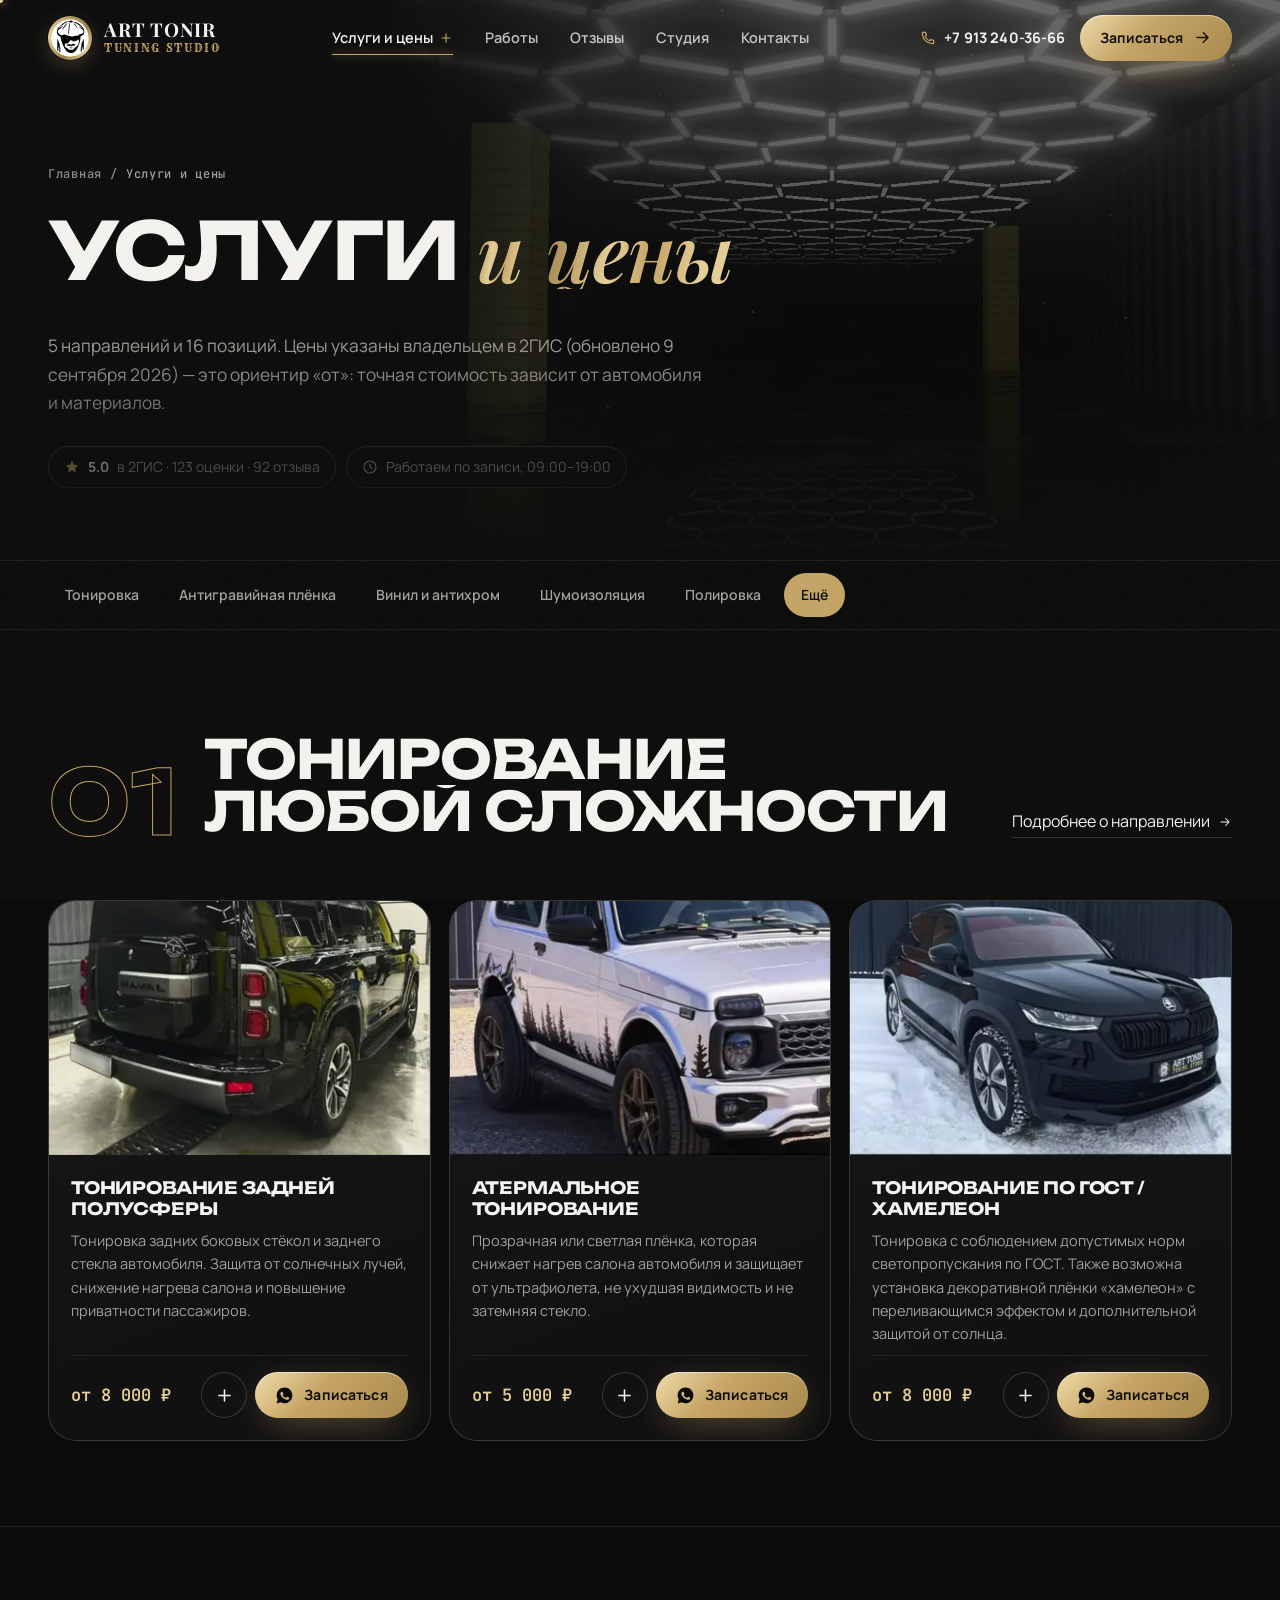
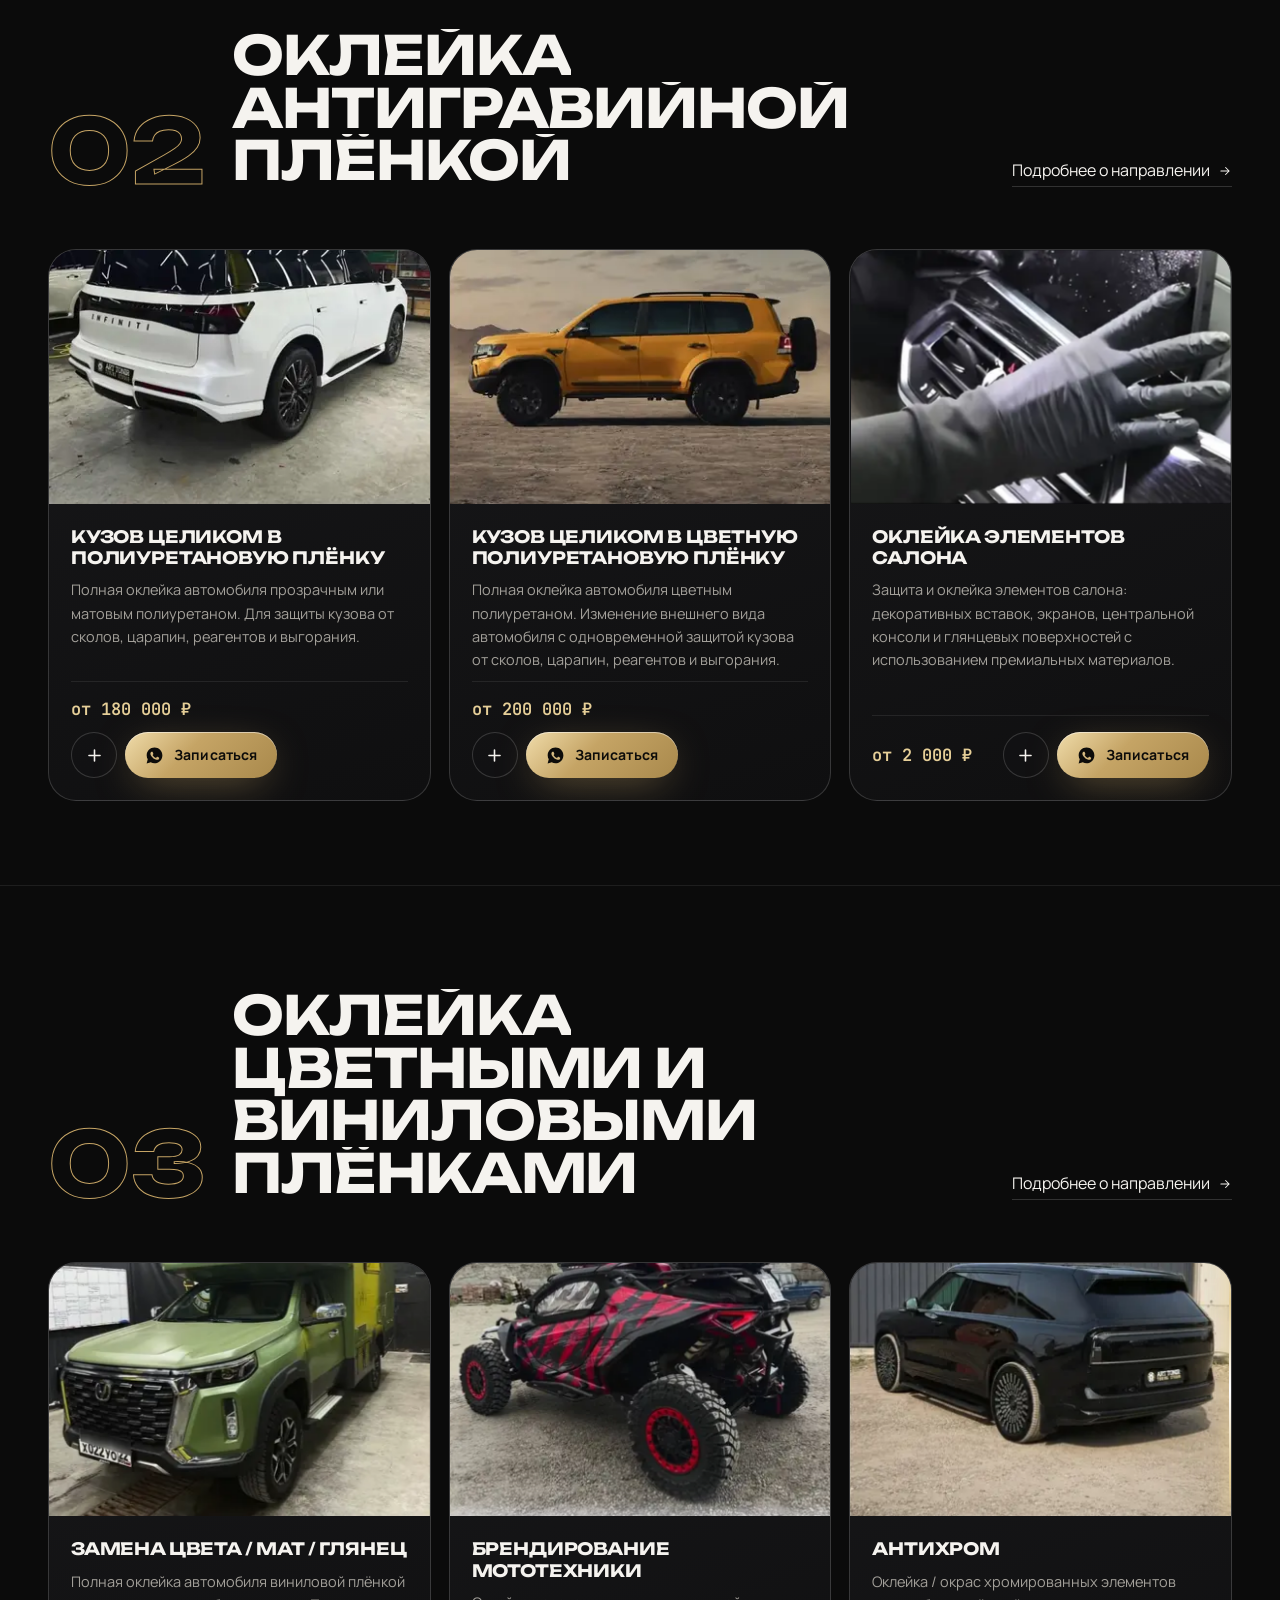
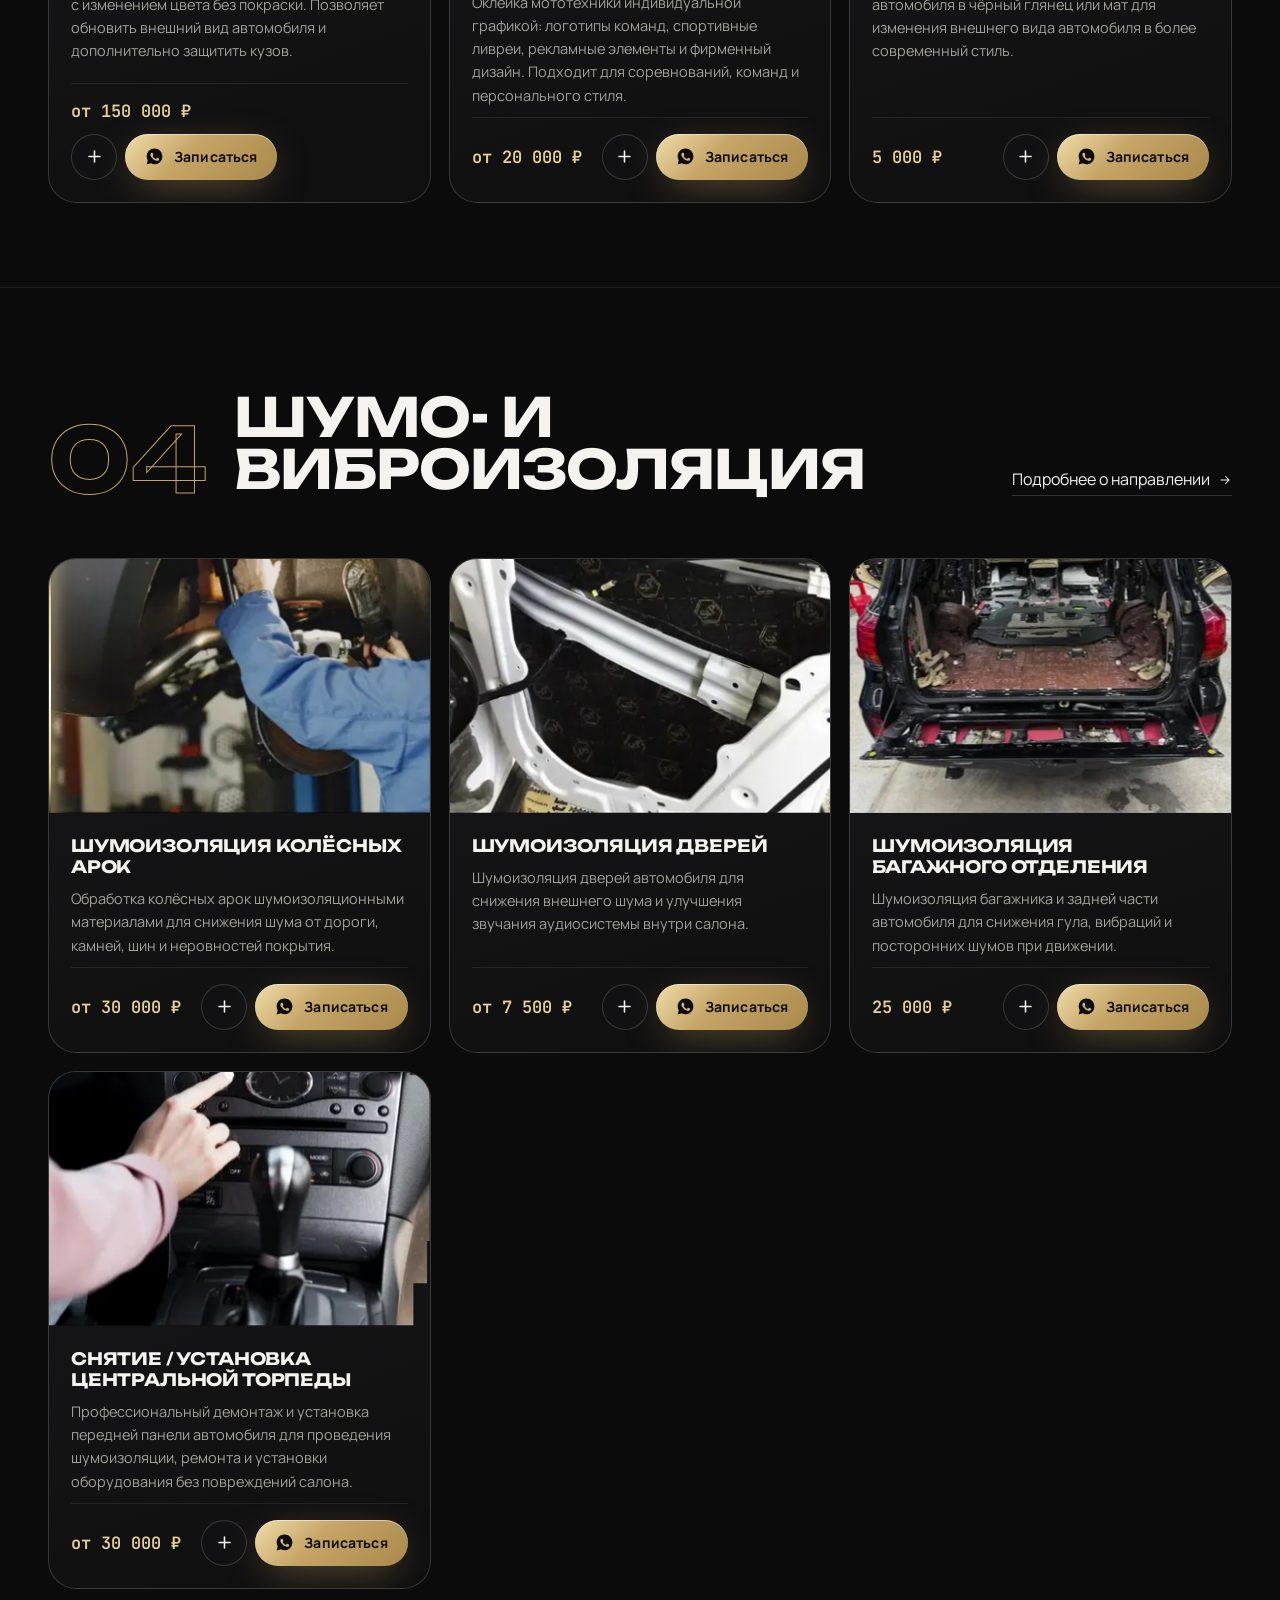
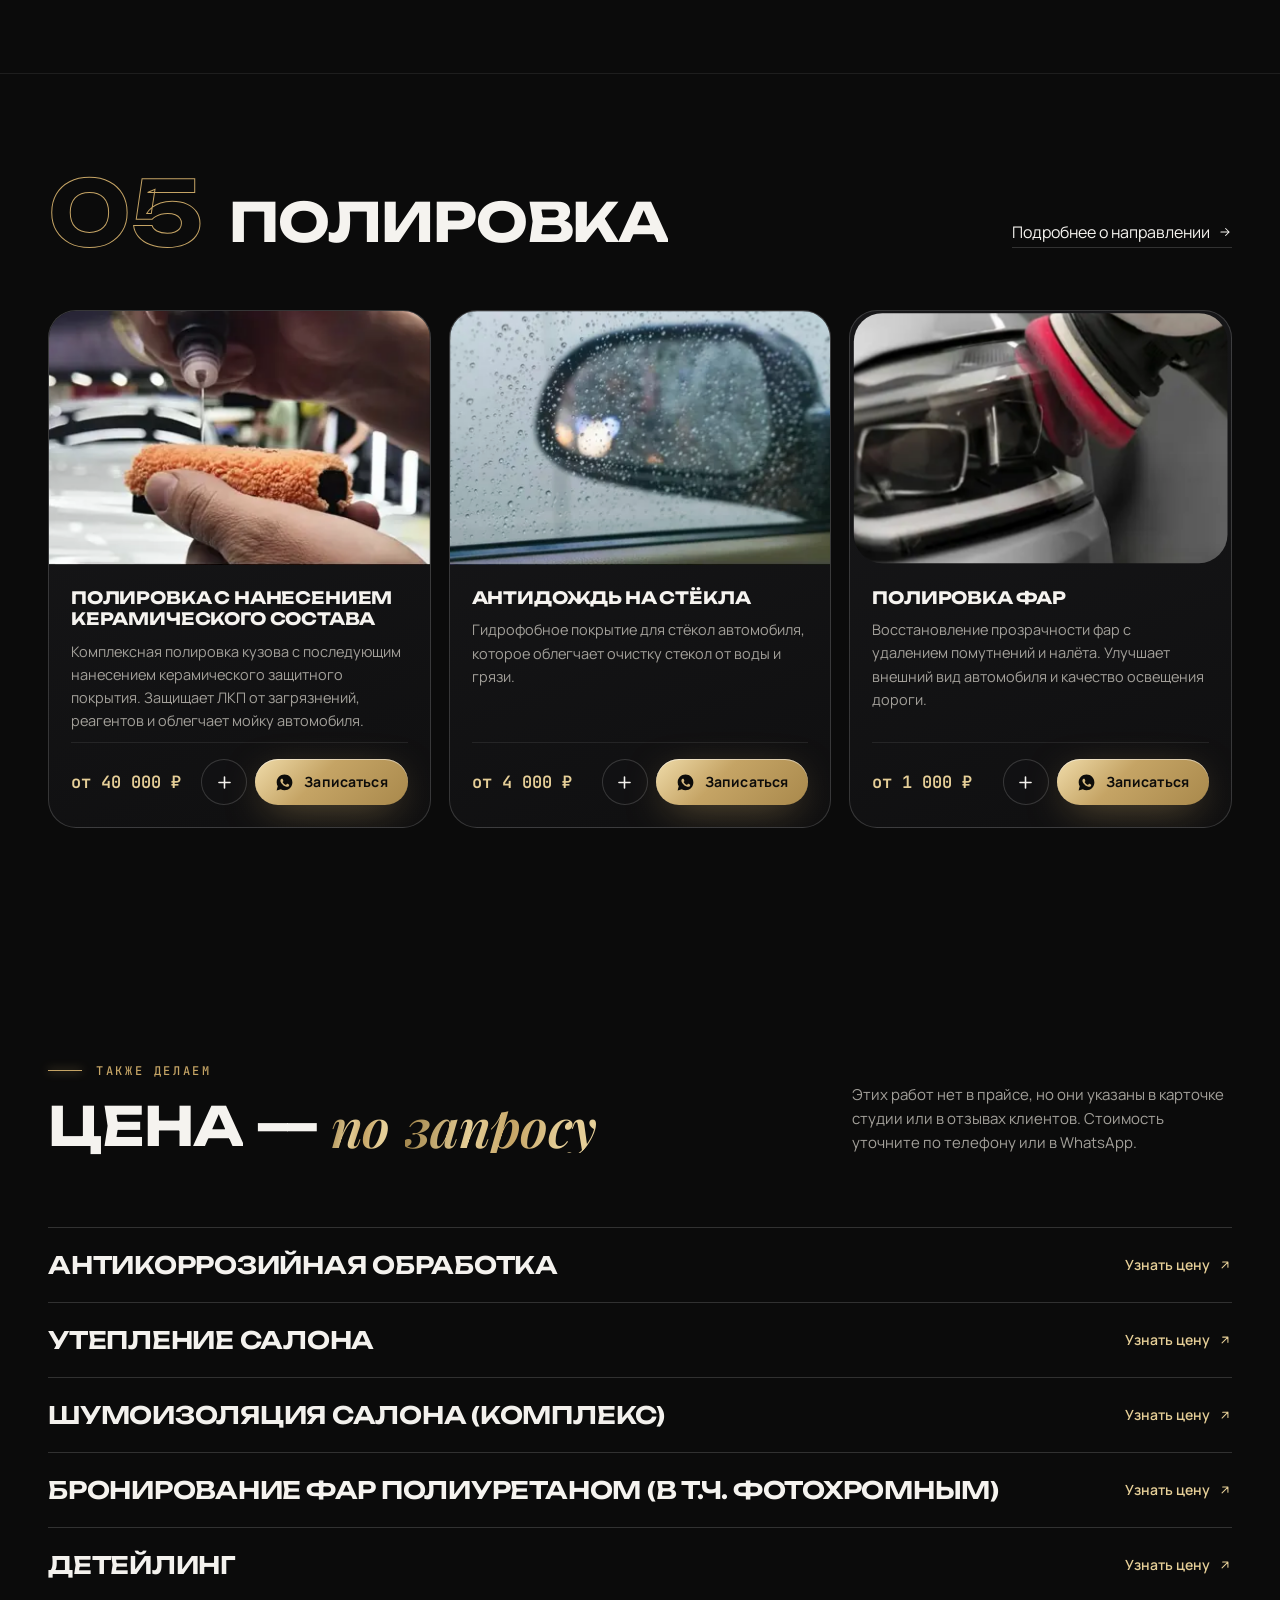
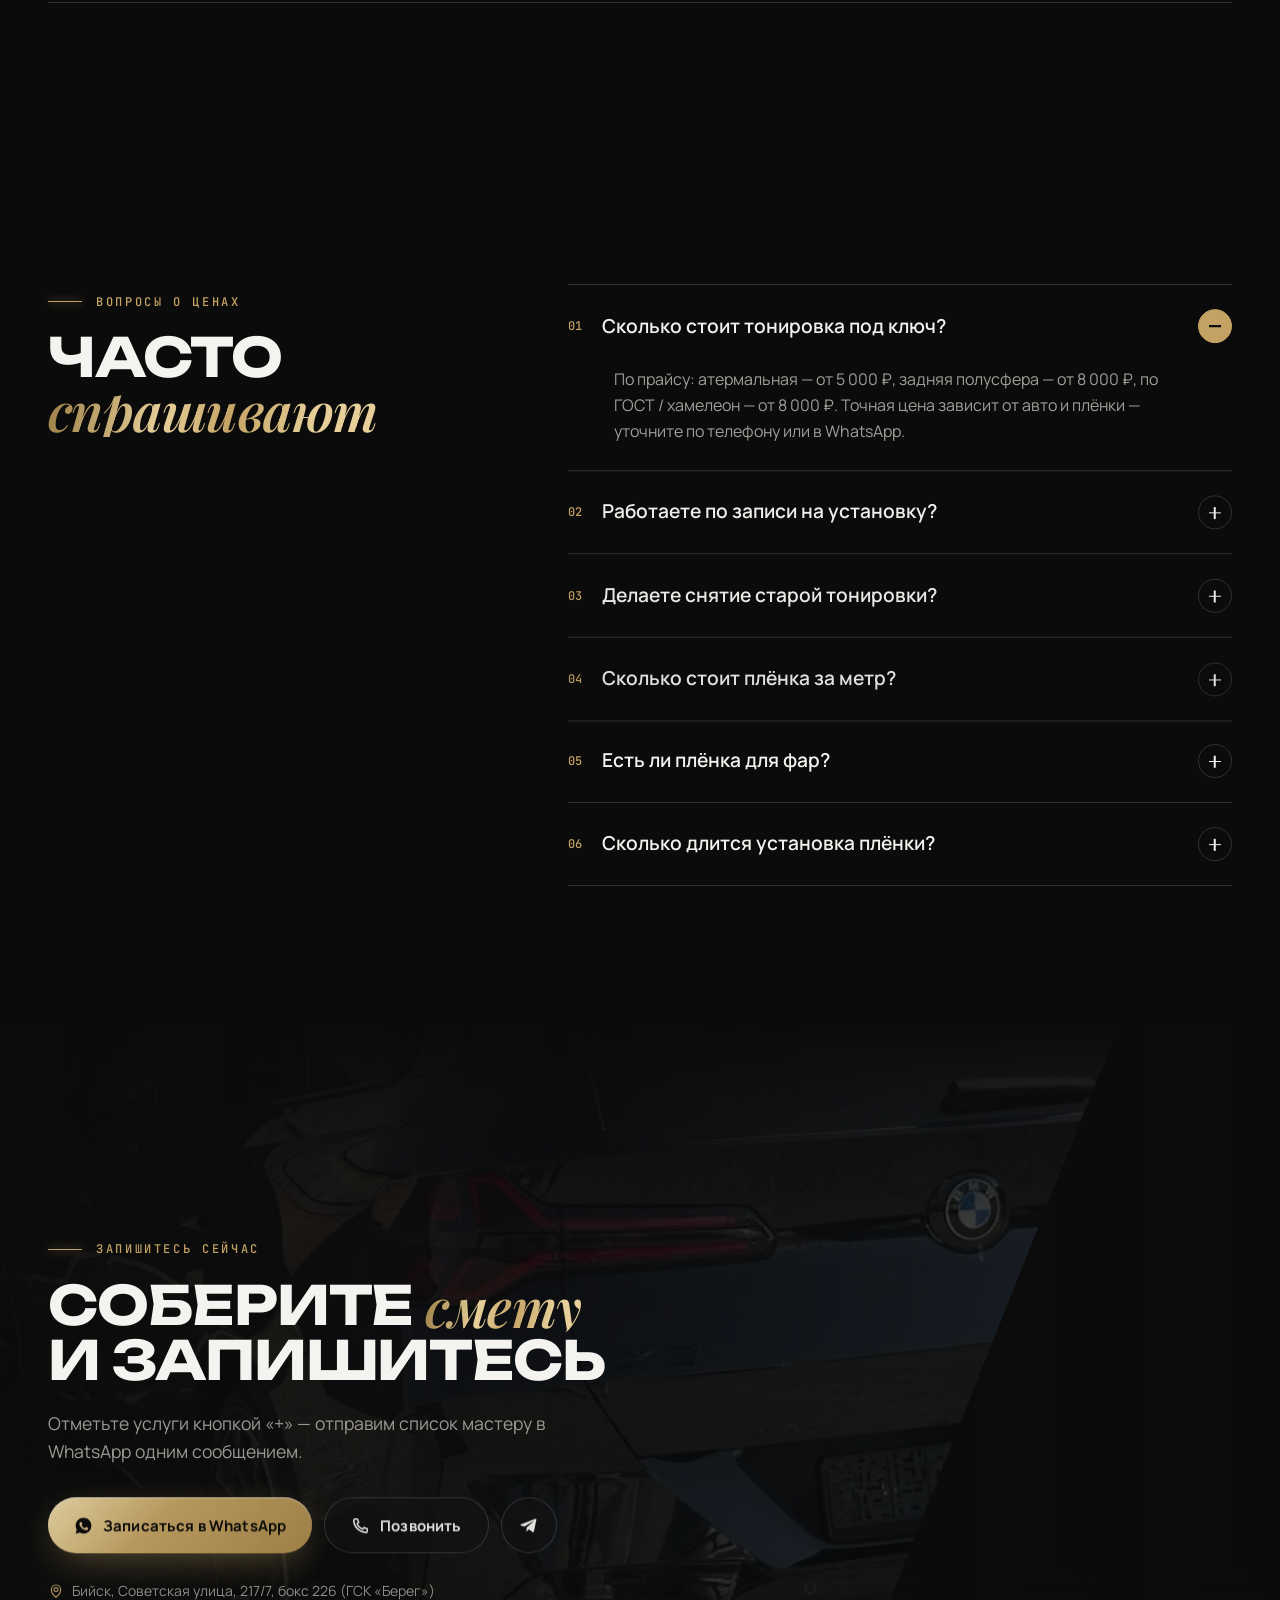
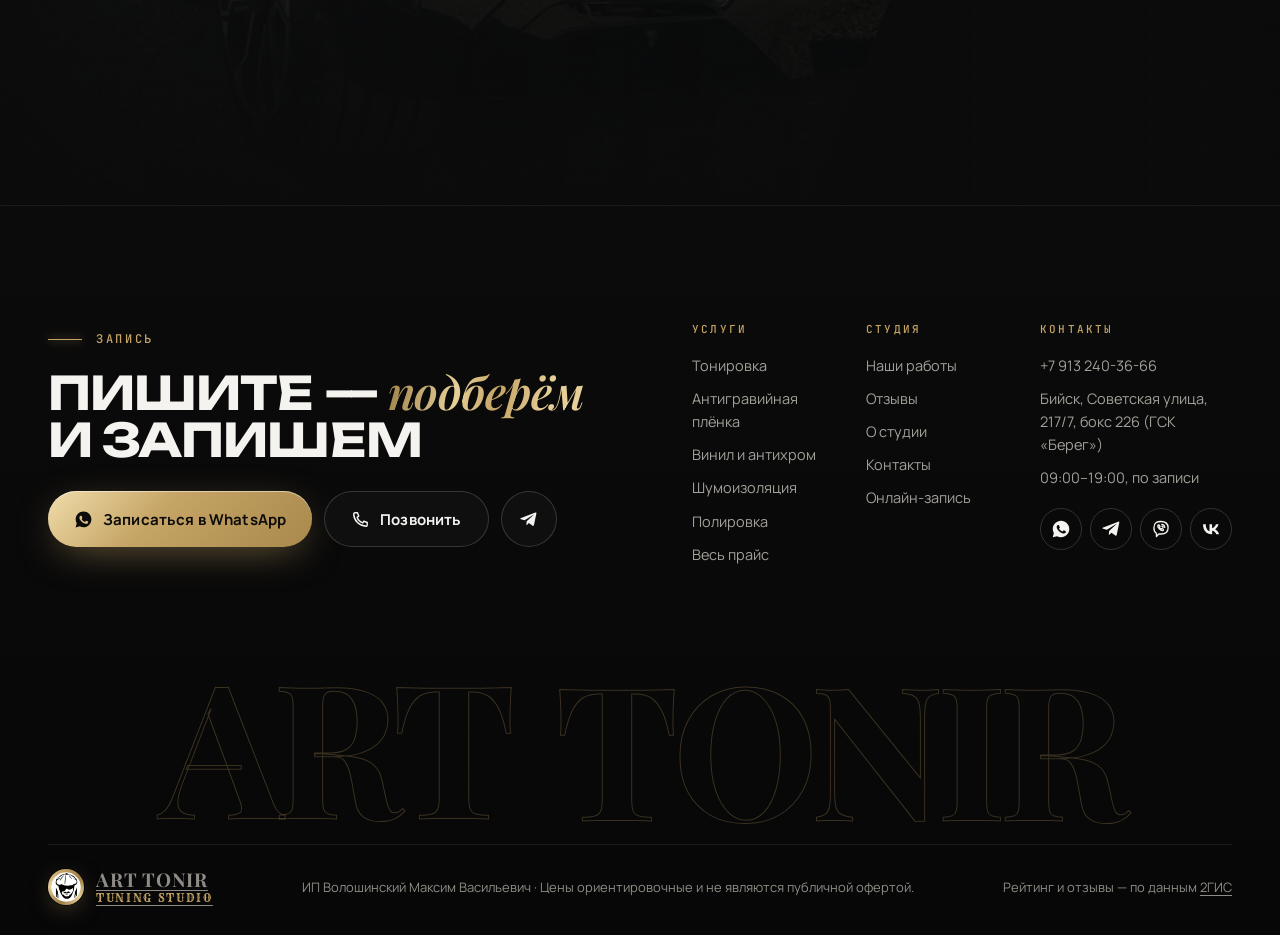
<file: uslugi.html>
<!doctype html>
<html lang="ru">
<head>
<meta charset="utf-8">
<meta name="viewport" content="width=device-width, initial-scale=1, viewport-fit=cover">
<title>Услуги и цены — тонировка, плёнка, шумоизоляция в Бийске | ART TONIR</title>
<meta name="description" content="Прайс ART TONIR в Бийске: тонировка от 5 000 ₽, полиуретановая плёнка от 180 000 ₽, замена цвета от 150 000 ₽, шумоизоляция от 7 500 ₽, полировка фар от 1 000 ₽.">
<meta name="theme-color" content="#0B0B0B">
<meta name="robots" content="noindex, nofollow">
<link rel="canonical" href="https://demositestxv1.netlify.app/uslugi.html">
<meta property="og:url" content="https://demositestxv1.netlify.app/uslugi.html">
<meta property="og:type" content="website">
<meta property="og:locale" content="ru_RU">
<meta property="og:site_name" content="ART TONIR">
<meta property="og:title" content="Услуги и цены — тонировка, плёнка, шумоизоляция в Бийске | ART TONIR">
<meta property="og:description" content="Прайс ART TONIR в Бийске: тонировка от 5 000 ₽, полиуретановая плёнка от 180 000 ₽, замена цвета от 150 000 ₽, шумоизоляция от 7 500 ₽, полировка фар от 1 000 ₽.">
<meta property="og:image" content="https://demositestxv1.netlify.app/assets/img/og.jpg">
<meta property="og:image:width" content="1200">
<meta property="og:image:height" content="630">
<meta property="og:image:alt" content="ART TONIR — тонировка, антигравийная плёнка и шумоизоляция в Бийске">
<meta name="twitter:card" content="summary_large_image">
<link rel="icon" type="image/png" sizes="32x32" href="assets/img/logo/logo-32.png">
<link rel="apple-touch-icon" href="assets/img/logo/logo-180.png">
<link rel="preconnect" href="https://fonts.googleapis.com">
<link rel="preconnect" href="https://fonts.gstatic.com" crossorigin>
<link rel="stylesheet" href="https://fonts.googleapis.com/css2?family=Unbounded:wght@400;500;600;700;800&family=Manrope:wght@400;500;600;700;800&family=Playfair+Display:ital,wght@0,600;0,700;1,500;1,600;1,700&family=JetBrains+Mono:wght@400;500&family=Rye&display=swap">
<link rel="stylesheet" href="assets/css/main.css?v=6">

<script>(function(d){var h=d.documentElement;h.classList.add('js');if(!matchMedia('(prefers-reduced-motion: reduce)').matches){h.classList.add('anim');setTimeout(function(){if(!window.__AT_READY){h.classList.remove('anim')}},4000)}try{if(sessionStorage.getItem('at-pt')){h.classList.add('pt-in');sessionStorage.removeItem('at-pt')}}catch(e){}})(document)</script>

<script type="application/ld+json">{"@context":"https://schema.org","@type":"AutoRepair","name":"ART TONIR (Арт Тонир)","alternateName":["Арт Тонир","ART TONIR Tuning Studio","Art Tonir"],"description":"Тюнинг-студия в Бийске: тонировка, антигравийная плёнка, оклейка винилом, шумоизоляция, полировка.","image":"https://demositestxv1.netlify.app/assets/img/og.jpg","logo":"https://demositestxv1.netlify.app/assets/img/logo/logo-512.png","telephone":"+79132403666","address":{"@type":"PostalAddress","streetAddress":"Советская улица, 217/7, ГСК «Берег», бокс 226","addressLocality":"Бийск","addressRegion":"Алтайский край","postalCode":"659321","addressCountry":"RU"},"geo":{"@type":"GeoCoordinates","latitude":52.506837,"longitude":85.167647},"openingHours":"09:00-19:00","paymentAccepted":"Наличные, оплата через банк, перевод с карты","priceRange":"₽₽","sameAs":["https://vk.com/club41185870","https://2gis.ru/biysk/firm/2815279048724091"],"aggregateRating":{"@type":"AggregateRating","ratingValue":"5.0","ratingCount":123,"reviewCount":92,"bestRating":"5"},"url":"https://demositestxv1.netlify.app/"}</script>
</head>
<body class="">
<a class="skip" href="#main">Перейти к содержанию</a>
<svg width="0" height="0" style="position:absolute" aria-hidden="true">
<symbol id="i-wa" viewBox="0 0 24 24"><path fill="currentColor" d="M12.04 2C6.58 2 2.13 6.45 2.13 11.91c0 1.75.46 3.45 1.32 4.95L2.05 22l5.25-1.38a9.9 9.9 0 0 0 4.74 1.21c5.46 0 9.91-4.45 9.91-9.91C21.95 6.45 17.5 2 12.04 2Zm5.8 14.03c-.24.68-1.42 1.3-1.95 1.35-.5.05-.97.23-3.27-.68-2.77-1.09-4.52-3.92-4.66-4.1-.13-.18-1.11-1.48-1.11-2.82 0-1.34.7-2 .95-2.27.25-.27.54-.34.72-.34h.52c.17 0 .4-.06.62.48.24.56.8 1.94.87 2.08.07.14.11.3.02.48-.09.18-.14.3-.27.46l-.41.48c-.14.14-.28.29-.12.56.16.27.71 1.17 1.52 1.9 1.05.93 1.93 1.22 2.2 1.36.27.14.43.11.59-.07.16-.18.68-.79.86-1.06.18-.27.36-.23.61-.14.25.09 1.58.75 1.85.88.27.14.45.2.52.32.07.11.07.66-.17 1.34Z"/></symbol>
<symbol id="i-tg" viewBox="0 0 24 24"><path fill="currentColor" d="M21.94 4.3 18.9 19.04c-.23 1.02-.83 1.27-1.69.79l-4.66-3.43-2.25 2.16c-.25.25-.46.46-.94.46l.34-4.76 8.66-7.83c.38-.34-.08-.52-.58-.19L7.07 13.02l-4.6-1.44c-1-.31-1.02-1 .21-1.48l18-6.94c.83-.3 1.56.2 1.26 1.14Z"/></symbol>
<symbol id="i-phone" viewBox="0 0 24 24"><path fill="none" stroke="currentColor" stroke-width="1.8" stroke-linecap="round" stroke-linejoin="round" d="M5 3.5h3.2l1.6 4.3-2.1 1.4a11.5 11.5 0 0 0 7.1 7.1l1.4-2.1 4.3 1.6V19a1.6 1.6 0 0 1-1.7 1.6C10.3 20.1 3.9 13.7 3.4 5.2A1.6 1.6 0 0 1 5 3.5Z"/></symbol>
<symbol id="i-arrow" viewBox="0 0 24 24"><path fill="none" stroke="currentColor" stroke-width="1.8" stroke-linecap="round" stroke-linejoin="round" d="M5 12h14m-6-6 6 6-6 6"/></symbol>
<symbol id="i-arrow-up" viewBox="0 0 24 24"><path fill="none" stroke="currentColor" stroke-width="1.8" stroke-linecap="round" stroke-linejoin="round" d="M7 17 17 7M8 7h9v9"/></symbol>
<symbol id="i-star" viewBox="0 0 24 24"><path fill="currentColor" d="m12 2.6 2.8 6 6.6.7-4.9 4.5 1.4 6.5L12 17l-5.9 3.3 1.4-6.5-4.9-4.5 6.6-.7L12 2.6Z"/></symbol>
<symbol id="i-vk" viewBox="0 0 24 24"><path fill="currentColor" d="M12.8 18.2C6.3 18.2 2.6 13.8 2.4 6.3h3.3c.1 5.5 2.6 7.8 4.5 8.3V6.3h3.1v4.7c1.9-.2 3.9-2.4 4.6-4.7H21c-.5 2.9-2.6 5.1-4.1 6 1.5.7 3.9 2.6 4.8 5.9h-3.4c-.7-2.2-2.5-4-4.9-4.2v4.2h-.6Z"/></symbol>
<symbol id="i-viber" viewBox="0 0 24 24"><path fill="none" stroke="currentColor" stroke-width="1.6" stroke-linecap="round" stroke-linejoin="round" d="M12 3c5 0 8.5 1.6 8.5 7.5S17 18 12 18c-.8 0-1.6-.1-2.3-.2L6.5 21v-3.9C4.4 16 3.5 13.9 3.5 10.5 3.5 4.6 7 3 12 3Zm-2.2 4.2c-.5-.3-1.1 0-1.4.5-.5.8 0 2.5 1.6 4.2 1.6 1.7 3.4 2.4 4.3 1.9.5-.3.8-.9.4-1.4l-.9-.8c-.3-.3-.8-.3-1.1 0l-.4.4c-.9-.4-1.8-1.3-2.2-2.2l.4-.4c.3-.3.3-.8 0-1.1l-.7-1.1ZM13 6.5a4 4 0 0 1 3.5 3.6M13 8.6a2 2 0 0 1 1.5 1.5"/></symbol>
<symbol id="i-pin" viewBox="0 0 24 24"><path fill="none" stroke="currentColor" stroke-width="1.8" stroke-linecap="round" stroke-linejoin="round" d="M12 21s-7-6.1-7-11.5A7 7 0 0 1 19 9.5C19 14.9 12 21 12 21Zm0-8.5a3 3 0 1 0 0-6 3 3 0 0 0 0 6Z"/></symbol>
<symbol id="i-clock" viewBox="0 0 24 24"><path fill="none" stroke="currentColor" stroke-width="1.8" stroke-linecap="round" stroke-linejoin="round" d="M12 21a9 9 0 1 0 0-18 9 9 0 0 0 0 18Zm0-13v4.5l3 1.8"/></symbol>
<symbol id="i-card" viewBox="0 0 24 24"><path fill="none" stroke="currentColor" stroke-width="1.8" stroke-linecap="round" stroke-linejoin="round" d="M3.5 6.5h17v11h-17zM3.5 10h17M7 14.5h3"/></symbol>
<symbol id="i-plus" viewBox="0 0 24 24"><path fill="none" stroke="currentColor" stroke-width="2" stroke-linecap="round" d="M12 5v14M5 12h14"/></symbol>
<symbol id="i-check" viewBox="0 0 24 24"><path fill="none" stroke="currentColor" stroke-width="2.2" stroke-linecap="round" stroke-linejoin="round" d="m5 12.5 4.5 4.5L19 7.5"/></symbol>
<symbol id="i-close" viewBox="0 0 24 24"><path fill="none" stroke="currentColor" stroke-width="2" stroke-linecap="round" d="M6 6l12 12M18 6 6 18"/></symbol>
<symbol id="i-door" viewBox="0 0 24 24"><path fill="none" stroke="currentColor" stroke-width="1.8" stroke-linecap="round" stroke-linejoin="round" d="M5 21V4.5A1.5 1.5 0 0 1 6.5 3h11A1.5 1.5 0 0 1 19 4.5V21M3 21h18M15 12h.01"/></symbol>
<symbol id="i-list" viewBox="0 0 24 24"><path fill="none" stroke="currentColor" stroke-width="1.8" stroke-linecap="round" d="M9 6h11M9 12h11M9 18h11M4.5 6h.01M4.5 12h.01M4.5 18h.01"/></symbol>
<symbol id="i-sound" viewBox="0 0 24 24"><path fill="none" stroke="currentColor" stroke-width="1.8" stroke-linecap="round" stroke-linejoin="round" d="M4 9.5h3.5L12 5.5v13l-4.5-4H4zM16 9a4 4 0 0 1 0 6M18.5 6.5a7.5 7.5 0 0 1 0 11"/></symbol>
<symbol id="i-bolt" viewBox="0 0 24 24"><path fill="currentColor" d="M13.5 2 4 14h6.5L9.5 22 20 9.5h-6.6L13.5 2Z"/></symbol>
</svg>
<div class="pt" aria-hidden="true"><div class="pt__film"><span class="pt__edge"></span><span class="pt__logo"><svg viewBox="0 0 776 776" aria-hidden="true" focusable="false">
  <circle cx="388.0" cy="388.0" r="382.0" fill="#ffffff"/>
  <path fill="#000000" fill-rule="evenodd" d="M396.0,692.5C386.3,691.1 371.9,687.5 362.0,683.9C346.8,678.3 327.5,665.3 313.8,651.4C300.2,637.4 290.9,625.1 278.6,604.3C272.0,593.1 248.9,547.0 245.2,537.5C244.1,534.8 241.1,527.3 238.5,521.0C232.5,506.2 229.8,499.0 225.0,485.5C222.8,479.4 219.9,471.4 218.5,467.7C211.1,447.8 201.3,409.1 198.0,386.5C196.9,378.8 195.5,371.0 194.9,369.3C192.9,363.1 186.1,357.8 168.8,348.9C148.8,338.6 144.2,334.5 139.2,322.5C137.3,318.1 133.1,310.4 129.8,305.3C122.3,293.8 121.0,289.5 121.0,276.1C121.1,264.9 121.2,264.0 125.4,246.2C126.9,239.9 128.5,229.8 129.1,223.7C130.9,203.9 134.3,192.2 141.1,182.3C145.1,176.6 148.1,173.4 157.6,165.5C161.4,162.2 174.0,151.4 185.6,141.5C225.9,106.7 251.6,87.5 277.0,72.8C298.6,60.3 315.0,55.1 342.0,52.0C354.8,50.5 366.8,48.1 370.5,46.3C372.1,45.4 375.9,43.0 378.8,40.8C386.4,35.2 391.8,33.0 401.8,31.8C419.3,29.7 432.0,34.5 440.7,46.7C443.2,50.2 446.4,53.7 447.9,54.4C449.3,55.2 453.9,56.1 458.0,56.4C494.0,59.7 534.1,73.5 569.0,94.8C599.5,113.4 632.1,144.3 649.6,171.3C663.2,192.1 671.9,211.2 676.7,230.8C679.1,240.3 679.4,243.4 679.4,259.0C679.4,278.4 678.2,285.0 671.9,299.2C663.2,319.2 651.9,328.7 617.7,345.0C608.3,349.5 606.6,350.7 605.4,353.6C604.0,356.9 603.4,362.2 601.0,390.5C598.7,417.6 593.6,452.7 589.9,466.0C585.9,480.3 579.8,497.6 570.3,521.5C565.0,534.7 560.4,546.6 559.9,548.0C559.5,549.4 557.5,554.3 555.5,559.0C553.5,563.7 550.6,570.9 549.0,575.0C538.2,603.6 526.1,624.6 509.2,643.6C481.8,674.3 460.5,688.2 434.0,692.6C423.8,694.3 408.9,694.2 396.0,692.5Z M178.4,680.7L169.5,674.4L169.0,631.5C168.6,600.1 168.2,587.9 167.3,586.4C166.0,584.2 159.3,579.8 155.4,578.6C154.0,578.2 152.6,578.5 151.6,579.5C150.2,581.0 150.0,585.5 150.0,618.6C150.0,647.9 149.7,656.0 148.8,656.0C148.1,656.0 143.1,651.8 137.7,646.7L128.0,637.5L128.0,522.8L128.0,408.0L130.3,408.0C132.9,408.0 132.6,407.3 143.7,432.0C157.9,463.4 163.8,477.3 174.5,505.5C178.2,515.2 179.1,524.6 178.9,549.9L178.7,573.4L181.0,574.9C182.2,575.8 184.8,577.9 186.6,579.7L190.0,582.8L190.0,634.9C190.0,678.3 189.8,687.0 188.6,687.0C187.9,687.0 183.3,684.2 178.4,680.7Z M608.0,629.0C608.0,580.8 607.7,582.7 615.2,576.0C617.5,573.9 619.2,571.5 619.3,570.0C619.4,568.6 619.1,560.5 618.6,552.0C617.2,525.4 620.4,511.2 635.6,476.6C639.8,467.2 646.3,452.3 650.2,443.5C654.0,434.7 659.1,423.2 661.4,418.0C664.6,410.6 666.0,408.4 667.7,408.2C669.3,408.0 670.1,408.5 670.5,410.3C670.9,411.6 671.0,457.7 670.8,512.7L670.5,612.7L661.4,623.1C656.4,628.8 651.6,633.6 650.7,633.8C649.1,634.1 649.0,632.0 649.0,607.7C649.0,583.7 648.8,581.0 647.2,579.0L645.4,576.8L640.3,579.3C630.9,584.1 630.4,585.3 629.7,604.5C629.3,613.8 629.0,629.3 629.0,639.0L629.0,656.6L619.8,664.3C614.7,668.5 610.0,672.0 609.3,672.0C608.3,672.0 608.0,663.5 608.0,629.0Z M438.0,628.5C456.5,625.4 462.8,620.5 473.0,601.2C482.0,584.2 483.4,582.6 491.2,581.0C498.6,579.6 509.0,575.8 512.5,573.3C513.9,572.3 517.6,567.5 520.7,562.5C527.7,551.3 531.3,546.7 541.5,536.0C550.5,526.5 552.4,524.0 556.8,515.9C561.4,507.3 564.7,495.7 565.9,483.0C566.6,476.7 567.8,467.7 568.6,463.1C570.0,455.4 570.0,454.4 568.4,450.0C566.7,445.3 566.7,445.2 569.1,441.4C572.5,435.9 572.5,427.2 569.1,423.6C566.1,420.4 561.3,419.4 556.6,421.0C554.7,421.6 549.3,425.7 544.7,430.0C540.0,434.3 535.1,438.4 533.8,439.1C532.6,439.8 523.6,442.9 514.0,446.1C504.4,449.3 492.7,453.3 488.0,455.1C480.2,458.1 478.5,458.4 468.0,458.4C455.1,458.5 455.6,458.7 436.2,447.1C420.7,437.9 415.9,436.0 407.8,436.0C395.9,436.0 390.6,440.4 373.1,464.8C360.2,482.6 354.7,488.7 345.8,494.6C334.8,501.9 329.7,503.1 310.4,502.8C291.4,502.5 292.4,502.0 286.7,513.5C276.7,533.5 277.8,548.2 290.7,567.2C301.2,582.9 309.5,588.5 326.1,591.6C335.9,593.4 340.4,595.7 342.8,600.1C347.7,609.1 352.4,615.3 356.7,618.4C363.4,623.4 374.9,627.6 385.5,629.0C390.4,629.6 395.2,630.3 396.0,630.5C399.6,631.4 429.4,630.0 438.0,628.5Z M400.5,597.0C392.2,594.6 379.8,588.5 377.1,585.6C375.8,584.3 375.0,582.4 375.2,581.3C375.5,579.8 376.4,579.5 381.5,579.8C384.8,579.9 398.5,580.1 412.0,580.3C425.5,580.4 437.1,580.9 437.8,581.3C442.3,584.3 434.0,593.5 423.6,597.0C416.3,599.4 408.5,599.5 400.5,597.0Z M398.5,554.3C392.0,551.9 390.3,551.7 375.0,551.6C359.8,551.5 357.8,551.3 349.1,548.6C341.0,546.2 338.6,545.8 332.8,546.4C324.8,547.1 322.6,546.3 321.1,541.9C317.4,531.3 321.8,525.4 336.5,520.9C342.0,519.2 350.3,515.7 354.9,513.2C368.5,505.9 374.3,506.9 387.9,518.5C397.2,526.4 403.9,528.9 411.0,527.0C414.2,526.1 417.6,523.6 424.4,517.1C438.4,503.8 440.0,503.7 472.0,512.2C495.7,518.5 500.2,521.6 498.6,530.3C497.4,536.6 494.6,538.0 481.1,539.5C474.4,540.3 466.5,541.8 463.4,542.9C456.1,545.7 451.2,546.7 439.9,548.0C430.6,549.1 421.8,551.2 419.6,552.8C418.1,554.0 409.0,557.0 407.1,557.0C406.2,557.0 402.4,555.8 398.5,554.3Z M448.8,355.0C454.3,353.9 465.5,351.2 473.7,349.1C492.8,344.1 494.2,344.0 522.0,343.1C551.1,342.1 551.3,342.0 564.4,328.6C569.4,323.5 575.5,318.2 578.0,317.0C582.8,314.6 599.0,309.7 606.1,308.5C616.2,306.8 637.6,300.9 642.8,298.4C649.5,295.1 657.6,287.6 658.6,283.7C659.0,282.0 658.7,279.1 658.0,276.9C656.8,273.3 656.8,272.7 658.9,269.9C664.7,262.1 664.0,242.4 657.5,229.5C648.1,210.6 628.8,195.2 591.3,176.9C577.3,170.0 569.0,165.4 569.0,164.5C569.0,162.3 572.3,162.7 583.0,165.9C598.4,170.6 608.2,174.4 624.8,181.9C633.5,185.9 637.0,186.5 637.0,184.0C637.0,182.4 624.3,168.5 612.9,157.5C593.2,138.6 566.7,118.6 537.6,100.6C522.9,91.5 516.0,88.2 507.3,85.9C502.1,84.6 498.7,83.1 496.2,80.8C494.2,79.1 489.4,76.2 485.5,74.4C477.0,70.5 450.1,62.0 446.1,62.0C444.5,62.0 439.2,63.8 434.3,66.1C429.5,68.4 421.4,71.0 416.5,72.1C408.7,73.7 406.3,73.8 398.5,72.9C389.1,71.7 383.3,69.5 375.1,63.6C370.9,60.6 370.3,60.5 361.6,60.6C355.4,60.7 348.3,61.8 339.5,63.8C310.1,70.7 289.5,80.9 264.5,101.0C254.9,108.8 242.5,117.4 229.5,125.5C223.4,129.2 212.8,135.9 205.8,140.4C198.8,144.9 191.7,149.3 190.1,150.2C188.4,151.1 186.5,153.2 185.8,154.7C184.2,158.6 181.0,162.0 179.0,162.0C173.5,162.0 158.1,176.0 153.8,184.9C151.8,189.1 151.8,189.4 153.4,190.6C156.0,192.4 157.7,191.6 176.8,179.1C195.0,167.3 201.8,163.6 212.5,159.7C219.8,157.1 237.0,154.4 239.6,155.4C244.9,157.4 238.2,162.5 176.2,203.5C155.3,217.4 146.8,226.7 143.4,239.5C138.3,258.6 148.9,290.7 166.0,308.1C171.6,313.8 174.4,315.6 186.0,321.2C205.1,330.4 208.7,331.5 220.0,331.5C228.8,331.5 230.1,331.2 238.0,327.6C252.5,321.1 260.1,319.0 269.3,319.0C283.4,319.0 297.6,323.0 321.5,333.8C341.8,342.9 348.0,344.4 377.3,347.5C385.4,348.4 394.0,349.8 396.3,350.6C413.5,356.9 431.9,358.4 448.8,355.0Z M358.2,318.7C352.7,312.1 352.6,276.1 358.0,219.4C359.1,207.4 360.7,192.8 361.5,187.0C362.4,181.2 363.5,172.2 364.0,167.0C366.8,140.7 372.7,103.8 375.7,94.5C379.1,83.7 384.3,76.9 387.1,79.7C387.9,80.5 385.8,110.5 384.5,116.5C384.2,117.6 383.4,126.4 382.5,136.0C381.7,145.6 380.1,161.8 379.0,172.0C374.2,217.4 370.2,258.2 368.5,279.8C367.0,297.7 364.4,315.2 362.8,318.2C361.8,320.3 359.7,320.5 358.2,318.7Z M229.4,222.6C228.8,221.0 231.6,211.6 235.5,202.3C242.2,186.2 251.1,171.1 267.2,148.5C277.5,134.2 324.4,88.1 333.7,83.2C340.6,79.5 339.3,83.5 329.2,96.9C305.5,128.0 280.2,161.4 266.8,179.0C258.6,189.7 247.6,204.2 242.3,211.2C233.1,223.5 230.6,225.7 229.4,222.6Z M531.8,182.2C530.4,180.7 525.8,174.6 521.5,168.5C511.2,154.0 502.0,142.2 498.0,138.5C496.3,136.8 492.8,132.5 490.4,128.7C486.4,122.5 484.5,120.9 475.4,115.4C473.8,114.5 473.7,113.9 474.7,111.7C475.8,109.3 475.4,108.4 469.5,100.3C457.8,84.5 456.5,82.0 459.4,82.0C461.3,82.0 479.7,97.5 491.3,108.9C506.1,123.3 516.5,137.2 527.3,156.7C532.3,165.7 538.0,179.8 538.0,183.0C538.0,185.9 534.9,185.5 531.8,182.2Z"/>
</svg>
</span></div></div>
<div class="cursor" aria-hidden="true"><div class="cursor__ring"><span class="cursor__label"></span></div><div class="cursor__dot"></div></div>
<div class="toast" role="status" aria-live="polite"></div>
<header class="hdr" data-hdr>
  <div class="container hdr__in">
    <a class="brand " href="index.html" aria-label="ART TONIR — на главную">
  <span class="brand__badge"><svg viewBox="0 0 776 776" aria-hidden="true" focusable="false">
  <circle cx="388.0" cy="388.0" r="382.0" fill="#ffffff"/>
  <path fill="#000000" fill-rule="evenodd" d="M396.0,692.5C386.3,691.1 371.9,687.5 362.0,683.9C346.8,678.3 327.5,665.3 313.8,651.4C300.2,637.4 290.9,625.1 278.6,604.3C272.0,593.1 248.9,547.0 245.2,537.5C244.1,534.8 241.1,527.3 238.5,521.0C232.5,506.2 229.8,499.0 225.0,485.5C222.8,479.4 219.9,471.4 218.5,467.7C211.1,447.8 201.3,409.1 198.0,386.5C196.9,378.8 195.5,371.0 194.9,369.3C192.9,363.1 186.1,357.8 168.8,348.9C148.8,338.6 144.2,334.5 139.2,322.5C137.3,318.1 133.1,310.4 129.8,305.3C122.3,293.8 121.0,289.5 121.0,276.1C121.1,264.9 121.2,264.0 125.4,246.2C126.9,239.9 128.5,229.8 129.1,223.7C130.9,203.9 134.3,192.2 141.1,182.3C145.1,176.6 148.1,173.4 157.6,165.5C161.4,162.2 174.0,151.4 185.6,141.5C225.9,106.7 251.6,87.5 277.0,72.8C298.6,60.3 315.0,55.1 342.0,52.0C354.8,50.5 366.8,48.1 370.5,46.3C372.1,45.4 375.9,43.0 378.8,40.8C386.4,35.2 391.8,33.0 401.8,31.8C419.3,29.7 432.0,34.5 440.7,46.7C443.2,50.2 446.4,53.7 447.9,54.4C449.3,55.2 453.9,56.1 458.0,56.4C494.0,59.7 534.1,73.5 569.0,94.8C599.5,113.4 632.1,144.3 649.6,171.3C663.2,192.1 671.9,211.2 676.7,230.8C679.1,240.3 679.4,243.4 679.4,259.0C679.4,278.4 678.2,285.0 671.9,299.2C663.2,319.2 651.9,328.7 617.7,345.0C608.3,349.5 606.6,350.7 605.4,353.6C604.0,356.9 603.4,362.2 601.0,390.5C598.7,417.6 593.6,452.7 589.9,466.0C585.9,480.3 579.8,497.6 570.3,521.5C565.0,534.7 560.4,546.6 559.9,548.0C559.5,549.4 557.5,554.3 555.5,559.0C553.5,563.7 550.6,570.9 549.0,575.0C538.2,603.6 526.1,624.6 509.2,643.6C481.8,674.3 460.5,688.2 434.0,692.6C423.8,694.3 408.9,694.2 396.0,692.5Z M178.4,680.7L169.5,674.4L169.0,631.5C168.6,600.1 168.2,587.9 167.3,586.4C166.0,584.2 159.3,579.8 155.4,578.6C154.0,578.2 152.6,578.5 151.6,579.5C150.2,581.0 150.0,585.5 150.0,618.6C150.0,647.9 149.7,656.0 148.8,656.0C148.1,656.0 143.1,651.8 137.7,646.7L128.0,637.5L128.0,522.8L128.0,408.0L130.3,408.0C132.9,408.0 132.6,407.3 143.7,432.0C157.9,463.4 163.8,477.3 174.5,505.5C178.2,515.2 179.1,524.6 178.9,549.9L178.7,573.4L181.0,574.9C182.2,575.8 184.8,577.9 186.6,579.7L190.0,582.8L190.0,634.9C190.0,678.3 189.8,687.0 188.6,687.0C187.9,687.0 183.3,684.2 178.4,680.7Z M608.0,629.0C608.0,580.8 607.7,582.7 615.2,576.0C617.5,573.9 619.2,571.5 619.3,570.0C619.4,568.6 619.1,560.5 618.6,552.0C617.2,525.4 620.4,511.2 635.6,476.6C639.8,467.2 646.3,452.3 650.2,443.5C654.0,434.7 659.1,423.2 661.4,418.0C664.6,410.6 666.0,408.4 667.7,408.2C669.3,408.0 670.1,408.5 670.5,410.3C670.9,411.6 671.0,457.7 670.8,512.7L670.5,612.7L661.4,623.1C656.4,628.8 651.6,633.6 650.7,633.8C649.1,634.1 649.0,632.0 649.0,607.7C649.0,583.7 648.8,581.0 647.2,579.0L645.4,576.8L640.3,579.3C630.9,584.1 630.4,585.3 629.7,604.5C629.3,613.8 629.0,629.3 629.0,639.0L629.0,656.6L619.8,664.3C614.7,668.5 610.0,672.0 609.3,672.0C608.3,672.0 608.0,663.5 608.0,629.0Z M438.0,628.5C456.5,625.4 462.8,620.5 473.0,601.2C482.0,584.2 483.4,582.6 491.2,581.0C498.6,579.6 509.0,575.8 512.5,573.3C513.9,572.3 517.6,567.5 520.7,562.5C527.7,551.3 531.3,546.7 541.5,536.0C550.5,526.5 552.4,524.0 556.8,515.9C561.4,507.3 564.7,495.7 565.9,483.0C566.6,476.7 567.8,467.7 568.6,463.1C570.0,455.4 570.0,454.4 568.4,450.0C566.7,445.3 566.7,445.2 569.1,441.4C572.5,435.9 572.5,427.2 569.1,423.6C566.1,420.4 561.3,419.4 556.6,421.0C554.7,421.6 549.3,425.7 544.7,430.0C540.0,434.3 535.1,438.4 533.8,439.1C532.6,439.8 523.6,442.9 514.0,446.1C504.4,449.3 492.7,453.3 488.0,455.1C480.2,458.1 478.5,458.4 468.0,458.4C455.1,458.5 455.6,458.7 436.2,447.1C420.7,437.9 415.9,436.0 407.8,436.0C395.9,436.0 390.6,440.4 373.1,464.8C360.2,482.6 354.7,488.7 345.8,494.6C334.8,501.9 329.7,503.1 310.4,502.8C291.4,502.5 292.4,502.0 286.7,513.5C276.7,533.5 277.8,548.2 290.7,567.2C301.2,582.9 309.5,588.5 326.1,591.6C335.9,593.4 340.4,595.7 342.8,600.1C347.7,609.1 352.4,615.3 356.7,618.4C363.4,623.4 374.9,627.6 385.5,629.0C390.4,629.6 395.2,630.3 396.0,630.5C399.6,631.4 429.4,630.0 438.0,628.5Z M400.5,597.0C392.2,594.6 379.8,588.5 377.1,585.6C375.8,584.3 375.0,582.4 375.2,581.3C375.5,579.8 376.4,579.5 381.5,579.8C384.8,579.9 398.5,580.1 412.0,580.3C425.5,580.4 437.1,580.9 437.8,581.3C442.3,584.3 434.0,593.5 423.6,597.0C416.3,599.4 408.5,599.5 400.5,597.0Z M398.5,554.3C392.0,551.9 390.3,551.7 375.0,551.6C359.8,551.5 357.8,551.3 349.1,548.6C341.0,546.2 338.6,545.8 332.8,546.4C324.8,547.1 322.6,546.3 321.1,541.9C317.4,531.3 321.8,525.4 336.5,520.9C342.0,519.2 350.3,515.7 354.9,513.2C368.5,505.9 374.3,506.9 387.9,518.5C397.2,526.4 403.9,528.9 411.0,527.0C414.2,526.1 417.6,523.6 424.4,517.1C438.4,503.8 440.0,503.7 472.0,512.2C495.7,518.5 500.2,521.6 498.6,530.3C497.4,536.6 494.6,538.0 481.1,539.5C474.4,540.3 466.5,541.8 463.4,542.9C456.1,545.7 451.2,546.7 439.9,548.0C430.6,549.1 421.8,551.2 419.6,552.8C418.1,554.0 409.0,557.0 407.1,557.0C406.2,557.0 402.4,555.8 398.5,554.3Z M448.8,355.0C454.3,353.9 465.5,351.2 473.7,349.1C492.8,344.1 494.2,344.0 522.0,343.1C551.1,342.1 551.3,342.0 564.4,328.6C569.4,323.5 575.5,318.2 578.0,317.0C582.8,314.6 599.0,309.7 606.1,308.5C616.2,306.8 637.6,300.9 642.8,298.4C649.5,295.1 657.6,287.6 658.6,283.7C659.0,282.0 658.7,279.1 658.0,276.9C656.8,273.3 656.8,272.7 658.9,269.9C664.7,262.1 664.0,242.4 657.5,229.5C648.1,210.6 628.8,195.2 591.3,176.9C577.3,170.0 569.0,165.4 569.0,164.5C569.0,162.3 572.3,162.7 583.0,165.9C598.4,170.6 608.2,174.4 624.8,181.9C633.5,185.9 637.0,186.5 637.0,184.0C637.0,182.4 624.3,168.5 612.9,157.5C593.2,138.6 566.7,118.6 537.6,100.6C522.9,91.5 516.0,88.2 507.3,85.9C502.1,84.6 498.7,83.1 496.2,80.8C494.2,79.1 489.4,76.2 485.5,74.4C477.0,70.5 450.1,62.0 446.1,62.0C444.5,62.0 439.2,63.8 434.3,66.1C429.5,68.4 421.4,71.0 416.5,72.1C408.7,73.7 406.3,73.8 398.5,72.9C389.1,71.7 383.3,69.5 375.1,63.6C370.9,60.6 370.3,60.5 361.6,60.6C355.4,60.7 348.3,61.8 339.5,63.8C310.1,70.7 289.5,80.9 264.5,101.0C254.9,108.8 242.5,117.4 229.5,125.5C223.4,129.2 212.8,135.9 205.8,140.4C198.8,144.9 191.7,149.3 190.1,150.2C188.4,151.1 186.5,153.2 185.8,154.7C184.2,158.6 181.0,162.0 179.0,162.0C173.5,162.0 158.1,176.0 153.8,184.9C151.8,189.1 151.8,189.4 153.4,190.6C156.0,192.4 157.7,191.6 176.8,179.1C195.0,167.3 201.8,163.6 212.5,159.7C219.8,157.1 237.0,154.4 239.6,155.4C244.9,157.4 238.2,162.5 176.2,203.5C155.3,217.4 146.8,226.7 143.4,239.5C138.3,258.6 148.9,290.7 166.0,308.1C171.6,313.8 174.4,315.6 186.0,321.2C205.1,330.4 208.7,331.5 220.0,331.5C228.8,331.5 230.1,331.2 238.0,327.6C252.5,321.1 260.1,319.0 269.3,319.0C283.4,319.0 297.6,323.0 321.5,333.8C341.8,342.9 348.0,344.4 377.3,347.5C385.4,348.4 394.0,349.8 396.3,350.6C413.5,356.9 431.9,358.4 448.8,355.0Z M358.2,318.7C352.7,312.1 352.6,276.1 358.0,219.4C359.1,207.4 360.7,192.8 361.5,187.0C362.4,181.2 363.5,172.2 364.0,167.0C366.8,140.7 372.7,103.8 375.7,94.5C379.1,83.7 384.3,76.9 387.1,79.7C387.9,80.5 385.8,110.5 384.5,116.5C384.2,117.6 383.4,126.4 382.5,136.0C381.7,145.6 380.1,161.8 379.0,172.0C374.2,217.4 370.2,258.2 368.5,279.8C367.0,297.7 364.4,315.2 362.8,318.2C361.8,320.3 359.7,320.5 358.2,318.7Z M229.4,222.6C228.8,221.0 231.6,211.6 235.5,202.3C242.2,186.2 251.1,171.1 267.2,148.5C277.5,134.2 324.4,88.1 333.7,83.2C340.6,79.5 339.3,83.5 329.2,96.9C305.5,128.0 280.2,161.4 266.8,179.0C258.6,189.7 247.6,204.2 242.3,211.2C233.1,223.5 230.6,225.7 229.4,222.6Z M531.8,182.2C530.4,180.7 525.8,174.6 521.5,168.5C511.2,154.0 502.0,142.2 498.0,138.5C496.3,136.8 492.8,132.5 490.4,128.7C486.4,122.5 484.5,120.9 475.4,115.4C473.8,114.5 473.7,113.9 474.7,111.7C475.8,109.3 475.4,108.4 469.5,100.3C457.8,84.5 456.5,82.0 459.4,82.0C461.3,82.0 479.7,97.5 491.3,108.9C506.1,123.3 516.5,137.2 527.3,156.7C532.3,165.7 538.0,179.8 538.0,183.0C538.0,185.9 534.9,185.5 531.8,182.2Z"/>
</svg>
</span>
  <span class="brand__txt"><b>ART TONIR</b><i>Tuning Studio</i></span>
</a>
    <nav class="nav" aria-label="Основное меню">
      <div class="nav__dd">
        <a href="uslugi.html" aria-current="page" class="nav__link">Услуги и цены <svg class="ic ic--xs" aria-hidden="true"><use href="#i-plus"/></svg></a>
        <div class="mega" role="group" aria-label="Направления">
          <div class="mega__grid"><a class="mega__card" href="tonirovka.html">
        <span class="mega__img"><img src="assets/img/services/07_tint-rear-hemisphere-800.webp" srcset="assets/img/services/07_tint-rear-hemisphere-400.webp 400w, assets/img/services/07_tint-rear-hemisphere-800.webp 800w" sizes="220px" width="800" height="527" alt="Тонировка" loading="lazy" decoding="async"></span>
        <span class="mega__num">01</span>
        <span class="mega__name">Тонировка</span>
        <span class="mega__price">от 5 000&nbsp;₽</span>
      </a><a class="mega__card" href="antigravijnaya-plenka.html">
        <span class="mega__img"><img src="assets/img/services/01_ppf-full-body_photo1-800.webp" srcset="assets/img/services/01_ppf-full-body_photo1-400.webp 400w, assets/img/services/01_ppf-full-body_photo1-800.webp 800w" sizes="220px" width="800" height="524" alt="Антигравийная плёнка" loading="lazy" decoding="async"></span>
        <span class="mega__num">02</span>
        <span class="mega__name">Антигравийная плёнка</span>
        <span class="mega__price">от 2 000&nbsp;₽</span>
      </a><a class="mega__card" href="vinil.html">
        <span class="mega__img"><img src="assets/img/services/04_color-change-wrap-800.webp" srcset="assets/img/services/04_color-change-wrap-400.webp 400w, assets/img/services/04_color-change-wrap-800.webp 800w" sizes="220px" width="800" height="526" alt="Винил и антихром" loading="lazy" decoding="async"></span>
        <span class="mega__num">03</span>
        <span class="mega__name">Винил и антихром</span>
        <span class="mega__price">от 5 000&nbsp;₽</span>
      </a><a class="mega__card" href="shumoizolyaciya.html">
        <span class="mega__img"><img src="assets/img/services/10_soundproof-wheel-arches-800.webp" srcset="assets/img/services/10_soundproof-wheel-arches-400.webp 400w, assets/img/services/10_soundproof-wheel-arches-800.webp 800w" sizes="220px" width="800" height="529" alt="Шумоизоляция" loading="lazy" decoding="async"></span>
        <span class="mega__num">04</span>
        <span class="mega__name">Шумоизоляция</span>
        <span class="mega__price">от 7 500&nbsp;₽</span>
      </a><a class="mega__card" href="polirovka.html">
        <span class="mega__img"><img src="assets/img/services/14_polish-ceramic-800.webp" srcset="assets/img/services/14_polish-ceramic-400.webp 400w, assets/img/services/14_polish-ceramic-800.webp 800w" sizes="220px" width="800" height="486" alt="Полировка" loading="lazy" decoding="async"></span>
        <span class="mega__num">05</span>
        <span class="mega__name">Полировка</span>
        <span class="mega__price">от 1 000&nbsp;₽</span>
      </a></div>
          <a class="mega__all" href="uslugi.html">Весь прайс — 16 позиций <svg class="ic" aria-hidden="true"><use href="#i-arrow"/></svg></a>
        </div>
      </div>
      <a class="nav__link" href="raboty.html">Работы</a>
      <a class="nav__link" href="otzyvy.html">Отзывы</a>
      <a class="nav__link" href="studiya.html">Студия</a>
      <a class="nav__link" href="kontakty.html">Контакты</a>
    </nav>
    <div class="hdr__act">
      <a class="hdr__phone" href="tel:+79132403666"><svg class="ic ic--sm" aria-hidden="true"><use href="#i-phone"/></svg><span>+7 913 240-36-66</span></a>
      <a class="btn btn--gold btn--sm" href="zapis.html" data-magnetic><span>Записаться</span><svg class="ic" aria-hidden="true"><use href="#i-arrow"/></svg></a>
      <button class="burger" type="button" aria-label="Открыть меню" aria-expanded="false" aria-controls="mmenu"><span></span><span></span></button>
    </div>
  </div>
</header>
<div class="mmenu" id="mmenu" aria-hidden="true">
  <div class="mmenu__grid" aria-hidden="true"></div>
  <nav class="mmenu__nav" aria-label="Мобильное меню">
    <a href="index.html"><i>00</i>Главная</a>
    <a href="uslugi.html"><i>01</i>Услуги и цены</a>
    <div class="mmenu__sub"><a href="tonirovka.html">Тонировка</a><a href="antigravijnaya-plenka.html">Антигравийная плёнка</a><a href="vinil.html">Винил и антихром</a><a href="shumoizolyaciya.html">Шумоизоляция</a><a href="polirovka.html">Полировка</a></div>
    <a href="raboty.html"><i>02</i>Работы</a>
    <a href="otzyvy.html"><i>03</i>Отзывы</a>
    <a href="studiya.html"><i>04</i>Студия</a>
    <a href="kontakty.html"><i>05</i>Контакты</a>
    <a href="zapis.html"><i>06</i>Онлайн-запись</a>
  </nav>
  <div class="mmenu__foot">
    <a class="btn btn--gold" href="https://wa.me/79132403666?text=%D0%97%D0%B4%D1%80%D0%B0%D0%B2%D1%81%D1%82%D0%B2%D1%83%D0%B9%D1%82%D0%B5!%20%D0%A5%D0%BE%D1%87%D1%83%20%D0%B7%D0%B0%D0%BF%D0%B8%D1%81%D0%B0%D1%82%D1%8C%D1%81%D1%8F%20%D0%B2%20ART%20TONIR." target="_blank" rel="noopener"><svg class="ic" aria-hidden="true"><use href="#i-wa"/></svg><span>Записаться в WhatsApp</span></a>
    <a class="mmenu__phone" href="tel:+79132403666">+7 913 240-36-66</a>
    <p>Бийск, Советская улица, 217/7, бокс 226 (ГСК «Берег») · 09:00–19:00, по записи</p>
  </div>
</div>
<main id="main">

<section class="phero phero--text">
  <div class="phero__grid" aria-hidden="true"></div>
  <div class="container">
    <nav class="crumbs" aria-label="Хлебные крошки"><a href="index.html">Главная</a><span>/</span><span aria-current="page">Услуги и цены</span></nav>
    <h1 class="h1" data-split>Услуги <em>и цены</em></h1>
    <p class="lead" data-reveal>5 направлений и 16 позиций. Цены указаны владельцем в 2ГИС (обновлено 9 сентября 2026) — это ориентир «от»: точная стоимость зависит от автомобиля и материалов.</p>
    <div class="hero__meta" data-reveal><a class="chip chip--rating" href="https://2gis.ru/biysk/firm/2815279048724091/tab/reviews" target="_blank" rel="noopener"><svg class="ic ic--gold" aria-hidden="true"><use href="#i-star"/></svg> <b>5.0</b> в 2ГИС · 123 оценки · 92 отзыва</a><span class="chip"><svg class="ic" aria-hidden="true"><use href="#i-clock"/></svg> Работаем по записи, 09:00–19:00</span></div>
  </div>
</section>

<nav class="tabs" aria-label="Направления" data-tabs>
  <div class="container tabs__in"><a href="#tonirovka">Тонировка</a><a href="#antigravijnaya-plenka">Антигравийная плёнка</a><a href="#vinil">Винил и антихром</a><a href="#shumoizolyaciya">Шумоизоляция</a><a href="#polirovka">Полировка</a><a href="#extra">Ещё</a></div>
</nav>

<section class="section pricecat" id="tonirovka">
  <div class="container">
    <div class="pricecat__head">
      <span class="pricecat__num">01</span>
      <h2 class="h2" data-split>Тонирование любой сложности</h2>
      <a class="link" href="tonirovka.html">Подробнее о направлении <svg class="ic ic--xs" aria-hidden="true"><use href="#i-arrow"/></svg></a>
    </div>
    <div class="pgrid"><article class="pcard" data-reveal data-tilt>
      <div class="pcard__img" data-img="rise"><img src="assets/img/services/07_tint-rear-hemisphere-800.webp" srcset="assets/img/services/07_tint-rear-hemisphere-400.webp 400w, assets/img/services/07_tint-rear-hemisphere-800.webp 800w" sizes="(max-width: 640px) 92vw, (max-width: 1100px) 45vw, 400px" width="800" height="527" alt="Тонирование задней полусферы — ART TONIR" loading="lazy" decoding="async"></div>
      <div class="pcard__body">
        <h3>Тонирование задней полусферы</h3>
        <p>Тонировка задних боковых стёкол и заднего стекла автомобиля. Защита от солнечных лучей, снижение нагрева салона и повышение приватности пассажиров.</p>
        <div class="pcard__foot">
          <b>от 8 000 ₽</b>
          <div class="pcard__btns">
            <button class="btn btn--icon btn--sm" type="button" data-add="s01" aria-label="Добавить «Тонирование задней полусферы» в смету"><svg class="ic" aria-hidden="true"><use href="#i-plus"/></svg></button>
            <a class="btn btn--gold btn--sm" href="https://wa.me/79132403666?text=%D0%97%D0%B4%D1%80%D0%B0%D0%B2%D1%81%D1%82%D0%B2%D1%83%D0%B9%D1%82%D0%B5!%20%D0%A5%D0%BE%D1%87%D1%83%20%D0%B7%D0%B0%D0%BF%D0%B8%D1%81%D0%B0%D1%82%D1%8C%D1%81%D1%8F%20%D0%B2%20ART%20TONIR%20%D0%BD%D0%B0%20%D1%83%D1%81%D0%BB%D1%83%D0%B3%D1%83%20%C2%AB%D0%A2%D0%BE%D0%BD%D0%B8%D1%80%D0%BE%D0%B2%D0%B0%D0%BD%D0%B8%D0%B5%20%D0%B7%D0%B0%D0%B4%D0%BD%D0%B5%D0%B9%20%D0%BF%D0%BE%D0%BB%D1%83%D1%81%D1%84%D0%B5%D1%80%D1%8B%C2%BB." target="_blank" rel="noopener"><svg class="ic" aria-hidden="true"><use href="#i-wa"/></svg><span>Записаться</span></a>
          </div>
        </div>
      </div>
    </article><article class="pcard" data-reveal data-tilt>
      <div class="pcard__img" data-img="hex"><img src="assets/img/services/08_athermal-tint-800.webp" srcset="assets/img/services/08_athermal-tint-400.webp 400w, assets/img/services/08_athermal-tint-800.webp 800w" sizes="(max-width: 640px) 92vw, (max-width: 1100px) 45vw, 400px" width="800" height="525" alt="Атермальное тонирование — ART TONIR" loading="lazy" decoding="async"></div>
      <div class="pcard__body">
        <h3>Атермальное тонирование</h3>
        <p>Прозрачная или светлая плёнка, которая снижает нагрев салона автомобиля и защищает от ультрафиолета, не ухудшая видимость и не затемняя стекло.</p>
        <div class="pcard__foot">
          <b>от 5 000 ₽</b>
          <div class="pcard__btns">
            <button class="btn btn--icon btn--sm" type="button" data-add="s02" aria-label="Добавить «Атермальное тонирование» в смету"><svg class="ic" aria-hidden="true"><use href="#i-plus"/></svg></button>
            <a class="btn btn--gold btn--sm" href="https://wa.me/79132403666?text=%D0%97%D0%B4%D1%80%D0%B0%D0%B2%D1%81%D1%82%D0%B2%D1%83%D0%B9%D1%82%D0%B5!%20%D0%A5%D0%BE%D1%87%D1%83%20%D0%B7%D0%B0%D0%BF%D0%B8%D1%81%D0%B0%D1%82%D1%8C%D1%81%D1%8F%20%D0%B2%20ART%20TONIR%20%D0%BD%D0%B0%20%D1%83%D1%81%D0%BB%D1%83%D0%B3%D1%83%20%C2%AB%D0%90%D1%82%D0%B5%D1%80%D0%BC%D0%B0%D0%BB%D1%8C%D0%BD%D0%BE%D0%B5%20%D1%82%D0%BE%D0%BD%D0%B8%D1%80%D0%BE%D0%B2%D0%B0%D0%BD%D0%B8%D0%B5%C2%BB." target="_blank" rel="noopener"><svg class="ic" aria-hidden="true"><use href="#i-wa"/></svg><span>Записаться</span></a>
          </div>
        </div>
      </div>
    </article><article class="pcard" data-reveal data-tilt>
      <div class="pcard__img" data-img="blinds"><img src="assets/img/services/09_tint-gost-chameleon-800.webp" srcset="assets/img/services/09_tint-gost-chameleon-400.webp 400w, assets/img/services/09_tint-gost-chameleon-800.webp 800w" sizes="(max-width: 640px) 92vw, (max-width: 1100px) 45vw, 400px" width="800" height="528" alt="Тонирование по ГОСТ / хамелеон — ART TONIR" loading="lazy" decoding="async"></div>
      <div class="pcard__body">
        <h3>Тонирование по ГОСТ / хамелеон</h3>
        <p>Тонировка с соблюдением допустимых норм светопропускания по ГОСТ. Также возможна установка декоративной плёнки «хамелеон» с переливающимся эффектом и дополнительной защитой от солнца.</p>
        <div class="pcard__foot">
          <b>от 8 000 ₽</b>
          <div class="pcard__btns">
            <button class="btn btn--icon btn--sm" type="button" data-add="s03" aria-label="Добавить «Тонирование по ГОСТ / хамелеон» в смету"><svg class="ic" aria-hidden="true"><use href="#i-plus"/></svg></button>
            <a class="btn btn--gold btn--sm" href="https://wa.me/79132403666?text=%D0%97%D0%B4%D1%80%D0%B0%D0%B2%D1%81%D1%82%D0%B2%D1%83%D0%B9%D1%82%D0%B5!%20%D0%A5%D0%BE%D1%87%D1%83%20%D0%B7%D0%B0%D0%BF%D0%B8%D1%81%D0%B0%D1%82%D1%8C%D1%81%D1%8F%20%D0%B2%20ART%20TONIR%20%D0%BD%D0%B0%20%D1%83%D1%81%D0%BB%D1%83%D0%B3%D1%83%20%C2%AB%D0%A2%D0%BE%D0%BD%D0%B8%D1%80%D0%BE%D0%B2%D0%B0%D0%BD%D0%B8%D0%B5%20%D0%BF%D0%BE%20%D0%93%D0%9E%D0%A1%D0%A2%20%2F%20%D1%85%D0%B0%D0%BC%D0%B5%D0%BB%D0%B5%D0%BE%D0%BD%C2%BB." target="_blank" rel="noopener"><svg class="ic" aria-hidden="true"><use href="#i-wa"/></svg><span>Записаться</span></a>
          </div>
        </div>
      </div>
    </article></div>
  </div>
</section><section class="section pricecat" id="antigravijnaya-plenka">
  <div class="container">
    <div class="pricecat__head">
      <span class="pricecat__num">02</span>
      <h2 class="h2" data-split>Оклейка антигравийной плёнкой</h2>
      <a class="link" href="antigravijnaya-plenka.html">Подробнее о направлении <svg class="ic ic--xs" aria-hidden="true"><use href="#i-arrow"/></svg></a>
    </div>
    <div class="pgrid"><article class="pcard" data-reveal data-tilt>
      <div class="pcard__img" data-img="focus"><img src="assets/img/services/01_ppf-full-body_photo1-800.webp" srcset="assets/img/services/01_ppf-full-body_photo1-400.webp 400w, assets/img/services/01_ppf-full-body_photo1-800.webp 800w" sizes="(max-width: 640px) 92vw, (max-width: 1100px) 45vw, 400px" width="800" height="524" alt="Кузов целиком в полиуретановую плёнку — ART TONIR" loading="lazy" decoding="async"></div>
      <div class="pcard__body">
        <h3>Кузов целиком в полиуретановую плёнку</h3>
        <p>Полная оклейка автомобиля прозрачным или матовым полиуретаном. Для защиты кузова от сколов, царапин, реагентов и выгорания.</p>
        <div class="pcard__foot">
          <b>от 180 000 ₽</b>
          <div class="pcard__btns">
            <button class="btn btn--icon btn--sm" type="button" data-add="s04" aria-label="Добавить «Кузов целиком в полиуретановую плёнку» в смету"><svg class="ic" aria-hidden="true"><use href="#i-plus"/></svg></button>
            <a class="btn btn--gold btn--sm" href="https://wa.me/79132403666?text=%D0%97%D0%B4%D1%80%D0%B0%D0%B2%D1%81%D1%82%D0%B2%D1%83%D0%B9%D1%82%D0%B5!%20%D0%A5%D0%BE%D1%87%D1%83%20%D0%B7%D0%B0%D0%BF%D0%B8%D1%81%D0%B0%D1%82%D1%8C%D1%81%D1%8F%20%D0%B2%20ART%20TONIR%20%D0%BD%D0%B0%20%D1%83%D1%81%D0%BB%D1%83%D0%B3%D1%83%20%C2%AB%D0%9A%D1%83%D0%B7%D0%BE%D0%B2%20%D1%86%D0%B5%D0%BB%D0%B8%D0%BA%D0%BE%D0%BC%20%D0%B2%20%D0%BF%D0%BE%D0%BB%D0%B8%D1%83%D1%80%D0%B5%D1%82%D0%B0%D0%BD%D0%BE%D0%B2%D1%83%D1%8E%20%D0%BF%D0%BB%D1%91%D0%BD%D0%BA%D1%83%C2%BB." target="_blank" rel="noopener"><svg class="ic" aria-hidden="true"><use href="#i-wa"/></svg><span>Записаться</span></a>
          </div>
        </div>
      </div>
    </article><article class="pcard" data-reveal data-tilt>
      <div class="pcard__img" data-img="flip"><img src="assets/img/services/02_ppf-color-full-body-800.webp" srcset="assets/img/services/02_ppf-color-full-body-400.webp 400w, assets/img/services/02_ppf-color-full-body-800.webp 800w" sizes="(max-width: 640px) 92vw, (max-width: 1100px) 45vw, 400px" width="800" height="521" alt="Кузов целиком в цветную полиуретановую плёнку — ART TONIR" loading="lazy" decoding="async"></div>
      <div class="pcard__body">
        <h3>Кузов целиком в цветную полиуретановую плёнку</h3>
        <p>Полная оклейка автомобиля цветным полиуретаном. Изменение внешнего вида автомобиля с одновременной защитой кузова от сколов, царапин, реагентов и выгорания.</p>
        <div class="pcard__foot">
          <b>от 200 000 ₽</b>
          <div class="pcard__btns">
            <button class="btn btn--icon btn--sm" type="button" data-add="s05" aria-label="Добавить «Кузов целиком в цветную полиуретановую плёнку» в смету"><svg class="ic" aria-hidden="true"><use href="#i-plus"/></svg></button>
            <a class="btn btn--gold btn--sm" href="https://wa.me/79132403666?text=%D0%97%D0%B4%D1%80%D0%B0%D0%B2%D1%81%D1%82%D0%B2%D1%83%D0%B9%D1%82%D0%B5!%20%D0%A5%D0%BE%D1%87%D1%83%20%D0%B7%D0%B0%D0%BF%D0%B8%D1%81%D0%B0%D1%82%D1%8C%D1%81%D1%8F%20%D0%B2%20ART%20TONIR%20%D0%BD%D0%B0%20%D1%83%D1%81%D0%BB%D1%83%D0%B3%D1%83%20%C2%AB%D0%9A%D1%83%D0%B7%D0%BE%D0%B2%20%D1%86%D0%B5%D0%BB%D0%B8%D0%BA%D0%BE%D0%BC%20%D0%B2%20%D1%86%D0%B2%D0%B5%D1%82%D0%BD%D1%83%D1%8E%20%D0%BF%D0%BE%D0%BB%D0%B8%D1%83%D1%80%D0%B5%D1%82%D0%B0%D0%BD%D0%BE%D0%B2%D1%83%D1%8E%20%D0%BF%D0%BB%D1%91%D0%BD%D0%BA%D1%83%C2%BB." target="_blank" rel="noopener"><svg class="ic" aria-hidden="true"><use href="#i-wa"/></svg><span>Записаться</span></a>
          </div>
        </div>
      </div>
    </article><article class="pcard" data-reveal data-tilt>
      <div class="pcard__img" data-img="pill"><img src="assets/img/services/03_interior-trim-film-800.webp" srcset="assets/img/services/03_interior-trim-film-400.webp 400w, assets/img/services/03_interior-trim-film-800.webp 800w" sizes="(max-width: 640px) 92vw, (max-width: 1100px) 45vw, 400px" width="800" height="526" alt="Оклейка элементов салона — ART TONIR" loading="lazy" decoding="async"></div>
      <div class="pcard__body">
        <h3>Оклейка элементов салона</h3>
        <p>Защита и оклейка элементов салона: декоративных вставок, экранов, центральной консоли и глянцевых поверхностей с использованием премиальных материалов.</p>
        <div class="pcard__foot">
          <b>от 2 000 ₽</b>
          <div class="pcard__btns">
            <button class="btn btn--icon btn--sm" type="button" data-add="s06" aria-label="Добавить «Оклейка элементов салона» в смету"><svg class="ic" aria-hidden="true"><use href="#i-plus"/></svg></button>
            <a class="btn btn--gold btn--sm" href="https://wa.me/79132403666?text=%D0%97%D0%B4%D1%80%D0%B0%D0%B2%D1%81%D1%82%D0%B2%D1%83%D0%B9%D1%82%D0%B5!%20%D0%A5%D0%BE%D1%87%D1%83%20%D0%B7%D0%B0%D0%BF%D0%B8%D1%81%D0%B0%D1%82%D1%8C%D1%81%D1%8F%20%D0%B2%20ART%20TONIR%20%D0%BD%D0%B0%20%D1%83%D1%81%D0%BB%D1%83%D0%B3%D1%83%20%C2%AB%D0%9E%D0%BA%D0%BB%D0%B5%D0%B9%D0%BA%D0%B0%20%D1%8D%D0%BB%D0%B5%D0%BC%D0%B5%D0%BD%D1%82%D0%BE%D0%B2%20%D1%81%D0%B0%D0%BB%D0%BE%D0%BD%D0%B0%C2%BB." target="_blank" rel="noopener"><svg class="ic" aria-hidden="true"><use href="#i-wa"/></svg><span>Записаться</span></a>
          </div>
        </div>
      </div>
    </article></div>
  </div>
</section><section class="section pricecat" id="vinil">
  <div class="container">
    <div class="pricecat__head">
      <span class="pricecat__num">03</span>
      <h2 class="h2" data-split>Оклейка цветными и виниловыми плёнками</h2>
      <a class="link" href="vinil.html">Подробнее о направлении <svg class="ic ic--xs" aria-hidden="true"><use href="#i-arrow"/></svg></a>
    </div>
    <div class="pgrid"><article class="pcard" data-reveal data-tilt>
      <div class="pcard__img" data-img="diag"><img src="assets/img/services/04_color-change-wrap-800.webp" srcset="assets/img/services/04_color-change-wrap-400.webp 400w, assets/img/services/04_color-change-wrap-800.webp 800w" sizes="(max-width: 640px) 92vw, (max-width: 1100px) 45vw, 400px" width="800" height="526" alt="Замена цвета / мат / глянец — ART TONIR" loading="lazy" decoding="async"></div>
      <div class="pcard__body">
        <h3>Замена цвета / мат / глянец</h3>
        <p>Полная оклейка автомобиля виниловой плёнкой с изменением цвета без покраски. Позволяет обновить внешний вид автомобиля и дополнительно защитить кузов.</p>
        <div class="pcard__foot">
          <b>от 150 000 ₽</b>
          <div class="pcard__btns">
            <button class="btn btn--icon btn--sm" type="button" data-add="s07" aria-label="Добавить «Замена цвета / мат / глянец» в смету"><svg class="ic" aria-hidden="true"><use href="#i-plus"/></svg></button>
            <a class="btn btn--gold btn--sm" href="https://wa.me/79132403666?text=%D0%97%D0%B4%D1%80%D0%B0%D0%B2%D1%81%D1%82%D0%B2%D1%83%D0%B9%D1%82%D0%B5!%20%D0%A5%D0%BE%D1%87%D1%83%20%D0%B7%D0%B0%D0%BF%D0%B8%D1%81%D0%B0%D1%82%D1%8C%D1%81%D1%8F%20%D0%B2%20ART%20TONIR%20%D0%BD%D0%B0%20%D1%83%D1%81%D0%BB%D1%83%D0%B3%D1%83%20%C2%AB%D0%97%D0%B0%D0%BC%D0%B5%D0%BD%D0%B0%20%D1%86%D0%B2%D0%B5%D1%82%D0%B0%20%2F%20%D0%BC%D0%B0%D1%82%20%2F%20%D0%B3%D0%BB%D1%8F%D0%BD%D0%B5%D1%86%C2%BB." target="_blank" rel="noopener"><svg class="ic" aria-hidden="true"><use href="#i-wa"/></svg><span>Записаться</span></a>
          </div>
        </div>
      </div>
    </article><article class="pcard" data-reveal data-tilt>
      <div class="pcard__img" data-img="led"><img src="assets/img/services/05_moto-branding-buggy-800.webp" srcset="assets/img/services/05_moto-branding-buggy-400.webp 400w, assets/img/services/05_moto-branding-buggy-800.webp 800w" sizes="(max-width: 640px) 92vw, (max-width: 1100px) 45vw, 400px" width="800" height="526" alt="Брендирование мототехники — ART TONIR" loading="lazy" decoding="async"></div>
      <div class="pcard__body">
        <h3>Брендирование мототехники</h3>
        <p>Оклейка мототехники индивидуальной графикой: логотипы команд, спортивные ливреи, рекламные элементы и фирменный дизайн. Подходит для соревнований, команд и персонального стиля.</p>
        <div class="pcard__foot">
          <b>от 20 000 ₽</b>
          <div class="pcard__btns">
            <button class="btn btn--icon btn--sm" type="button" data-add="s08" aria-label="Добавить «Брендирование мототехники» в смету"><svg class="ic" aria-hidden="true"><use href="#i-plus"/></svg></button>
            <a class="btn btn--gold btn--sm" href="https://wa.me/79132403666?text=%D0%97%D0%B4%D1%80%D0%B0%D0%B2%D1%81%D1%82%D0%B2%D1%83%D0%B9%D1%82%D0%B5!%20%D0%A5%D0%BE%D1%87%D1%83%20%D0%B7%D0%B0%D0%BF%D0%B8%D1%81%D0%B0%D1%82%D1%8C%D1%81%D1%8F%20%D0%B2%20ART%20TONIR%20%D0%BD%D0%B0%20%D1%83%D1%81%D0%BB%D1%83%D0%B3%D1%83%20%C2%AB%D0%91%D1%80%D0%B5%D0%BD%D0%B4%D0%B8%D1%80%D0%BE%D0%B2%D0%B0%D0%BD%D0%B8%D0%B5%20%D0%BC%D0%BE%D1%82%D0%BE%D1%82%D0%B5%D1%85%D0%BD%D0%B8%D0%BA%D0%B8%C2%BB." target="_blank" rel="noopener"><svg class="ic" aria-hidden="true"><use href="#i-wa"/></svg><span>Записаться</span></a>
          </div>
        </div>
      </div>
    </article><article class="pcard" data-reveal data-tilt>
      <div class="pcard__img" data-img="wipe-l"><img src="assets/img/services/06_antichrome-800.webp" srcset="assets/img/services/06_antichrome-400.webp 400w, assets/img/services/06_antichrome-800.webp 800w" sizes="(max-width: 640px) 92vw, (max-width: 1100px) 45vw, 400px" width="800" height="521" alt="Антихром — ART TONIR" loading="lazy" decoding="async"></div>
      <div class="pcard__body">
        <h3>Антихром</h3>
        <p>Оклейка / окрас хромированных элементов автомобиля в чёрный глянец или мат для изменения внешнего вида автомобиля в более современный стиль.</p>
        <div class="pcard__foot">
          <b>5 000 ₽</b>
          <div class="pcard__btns">
            <button class="btn btn--icon btn--sm" type="button" data-add="s09" aria-label="Добавить «Антихром» в смету"><svg class="ic" aria-hidden="true"><use href="#i-plus"/></svg></button>
            <a class="btn btn--gold btn--sm" href="https://wa.me/79132403666?text=%D0%97%D0%B4%D1%80%D0%B0%D0%B2%D1%81%D1%82%D0%B2%D1%83%D0%B9%D1%82%D0%B5!%20%D0%A5%D0%BE%D1%87%D1%83%20%D0%B7%D0%B0%D0%BF%D0%B8%D1%81%D0%B0%D1%82%D1%8C%D1%81%D1%8F%20%D0%B2%20ART%20TONIR%20%D0%BD%D0%B0%20%D1%83%D1%81%D0%BB%D1%83%D0%B3%D1%83%20%C2%AB%D0%90%D0%BD%D1%82%D0%B8%D1%85%D1%80%D0%BE%D0%BC%C2%BB." target="_blank" rel="noopener"><svg class="ic" aria-hidden="true"><use href="#i-wa"/></svg><span>Записаться</span></a>
          </div>
        </div>
      </div>
    </article></div>
  </div>
</section><section class="section pricecat" id="shumoizolyaciya">
  <div class="container">
    <div class="pricecat__head">
      <span class="pricecat__num">04</span>
      <h2 class="h2" data-split>Шумо- и виброизоляция</h2>
      <a class="link" href="shumoizolyaciya.html">Подробнее о направлении <svg class="ic ic--xs" aria-hidden="true"><use href="#i-arrow"/></svg></a>
    </div>
    <div class="pgrid"><article class="pcard" data-reveal data-tilt>
      <div class="pcard__img" data-img="wipe-r"><img src="assets/img/services/10_soundproof-wheel-arches-800.webp" srcset="assets/img/services/10_soundproof-wheel-arches-400.webp 400w, assets/img/services/10_soundproof-wheel-arches-800.webp 800w" sizes="(max-width: 640px) 92vw, (max-width: 1100px) 45vw, 400px" width="800" height="529" alt="Шумоизоляция колёсных арок — ART TONIR" loading="lazy" decoding="async"></div>
      <div class="pcard__body">
        <h3>Шумоизоляция колёсных арок</h3>
        <p>Обработка колёсных арок шумоизоляционными материалами для снижения шума от дороги, камней, шин и неровностей покрытия.</p>
        <div class="pcard__foot">
          <b>от 30 000 ₽</b>
          <div class="pcard__btns">
            <button class="btn btn--icon btn--sm" type="button" data-add="s10" aria-label="Добавить «Шумоизоляция колёсных арок» в смету"><svg class="ic" aria-hidden="true"><use href="#i-plus"/></svg></button>
            <a class="btn btn--gold btn--sm" href="https://wa.me/79132403666?text=%D0%97%D0%B4%D1%80%D0%B0%D0%B2%D1%81%D1%82%D0%B2%D1%83%D0%B9%D1%82%D0%B5!%20%D0%A5%D0%BE%D1%87%D1%83%20%D0%B7%D0%B0%D0%BF%D0%B8%D1%81%D0%B0%D1%82%D1%8C%D1%81%D1%8F%20%D0%B2%20ART%20TONIR%20%D0%BD%D0%B0%20%D1%83%D1%81%D0%BB%D1%83%D0%B3%D1%83%20%C2%AB%D0%A8%D1%83%D0%BC%D0%BE%D0%B8%D0%B7%D0%BE%D0%BB%D1%8F%D1%86%D0%B8%D1%8F%20%D0%BA%D0%BE%D0%BB%D1%91%D1%81%D0%BD%D1%8B%D1%85%20%D0%B0%D1%80%D0%BE%D0%BA%C2%BB." target="_blank" rel="noopener"><svg class="ic" aria-hidden="true"><use href="#i-wa"/></svg><span>Записаться</span></a>
          </div>
        </div>
      </div>
    </article><article class="pcard" data-reveal data-tilt>
      <div class="pcard__img" data-img="rise"><img src="assets/img/services/11_soundproof-doors-800.webp" srcset="assets/img/services/11_soundproof-doors-400.webp 400w, assets/img/services/11_soundproof-doors-800.webp 800w" sizes="(max-width: 640px) 92vw, (max-width: 1100px) 45vw, 400px" width="800" height="525" alt="Шумоизоляция дверей — ART TONIR" loading="lazy" decoding="async"></div>
      <div class="pcard__body">
        <h3>Шумоизоляция дверей</h3>
        <p>Шумоизоляция дверей автомобиля для снижения внешнего шума и улучшения звучания аудиосистемы внутри салона.</p>
        <div class="pcard__foot">
          <b>от 7 500 ₽</b>
          <div class="pcard__btns">
            <button class="btn btn--icon btn--sm" type="button" data-add="s11" aria-label="Добавить «Шумоизоляция дверей» в смету"><svg class="ic" aria-hidden="true"><use href="#i-plus"/></svg></button>
            <a class="btn btn--gold btn--sm" href="https://wa.me/79132403666?text=%D0%97%D0%B4%D1%80%D0%B0%D0%B2%D1%81%D1%82%D0%B2%D1%83%D0%B9%D1%82%D0%B5!%20%D0%A5%D0%BE%D1%87%D1%83%20%D0%B7%D0%B0%D0%BF%D0%B8%D1%81%D0%B0%D1%82%D1%8C%D1%81%D1%8F%20%D0%B2%20ART%20TONIR%20%D0%BD%D0%B0%20%D1%83%D1%81%D0%BB%D1%83%D0%B3%D1%83%20%C2%AB%D0%A8%D1%83%D0%BC%D0%BE%D0%B8%D0%B7%D0%BE%D0%BB%D1%8F%D1%86%D0%B8%D1%8F%20%D0%B4%D0%B2%D0%B5%D1%80%D0%B5%D0%B9%C2%BB." target="_blank" rel="noopener"><svg class="ic" aria-hidden="true"><use href="#i-wa"/></svg><span>Записаться</span></a>
          </div>
        </div>
      </div>
    </article><article class="pcard" data-reveal data-tilt>
      <div class="pcard__img" data-img="hex"><img src="assets/img/services/12_soundproof-trunk-800.webp" srcset="assets/img/services/12_soundproof-trunk-400.webp 400w, assets/img/services/12_soundproof-trunk-800.webp 800w" sizes="(max-width: 640px) 92vw, (max-width: 1100px) 45vw, 400px" width="800" height="521" alt="Шумоизоляция багажного отделения — ART TONIR" loading="lazy" decoding="async"></div>
      <div class="pcard__body">
        <h3>Шумоизоляция багажного отделения</h3>
        <p>Шумоизоляция багажника и задней части автомобиля для снижения гула, вибраций и посторонних шумов при движении.</p>
        <div class="pcard__foot">
          <b>25 000 ₽</b>
          <div class="pcard__btns">
            <button class="btn btn--icon btn--sm" type="button" data-add="s12" aria-label="Добавить «Шумоизоляция багажного отделения» в смету"><svg class="ic" aria-hidden="true"><use href="#i-plus"/></svg></button>
            <a class="btn btn--gold btn--sm" href="https://wa.me/79132403666?text=%D0%97%D0%B4%D1%80%D0%B0%D0%B2%D1%81%D1%82%D0%B2%D1%83%D0%B9%D1%82%D0%B5!%20%D0%A5%D0%BE%D1%87%D1%83%20%D0%B7%D0%B0%D0%BF%D0%B8%D1%81%D0%B0%D1%82%D1%8C%D1%81%D1%8F%20%D0%B2%20ART%20TONIR%20%D0%BD%D0%B0%20%D1%83%D1%81%D0%BB%D1%83%D0%B3%D1%83%20%C2%AB%D0%A8%D1%83%D0%BC%D0%BE%D0%B8%D0%B7%D0%BE%D0%BB%D1%8F%D1%86%D0%B8%D1%8F%20%D0%B1%D0%B0%D0%B3%D0%B0%D0%B6%D0%BD%D0%BE%D0%B3%D0%BE%20%D0%BE%D1%82%D0%B4%D0%B5%D0%BB%D0%B5%D0%BD%D0%B8%D1%8F%C2%BB." target="_blank" rel="noopener"><svg class="ic" aria-hidden="true"><use href="#i-wa"/></svg><span>Записаться</span></a>
          </div>
        </div>
      </div>
    </article><article class="pcard" data-reveal data-tilt>
      <div class="pcard__img" data-img="blinds"><img src="assets/img/services/13_dashboard-removal-install-800.webp" srcset="assets/img/services/13_dashboard-removal-install-400.webp 400w, assets/img/services/13_dashboard-removal-install-800.webp 800w" sizes="(max-width: 640px) 92vw, (max-width: 1100px) 45vw, 400px" width="800" height="526" alt="Снятие / установка центральной торпеды — ART TONIR" loading="lazy" decoding="async"></div>
      <div class="pcard__body">
        <h3>Снятие / установка центральной торпеды</h3>
        <p>Профессиональный демонтаж и установка передней панели автомобиля для проведения шумоизоляции, ремонта и установки оборудования без повреждений салона.</p>
        <div class="pcard__foot">
          <b>от 30 000 ₽</b>
          <div class="pcard__btns">
            <button class="btn btn--icon btn--sm" type="button" data-add="s13" aria-label="Добавить «Снятие / установка центральной торпеды» в смету"><svg class="ic" aria-hidden="true"><use href="#i-plus"/></svg></button>
            <a class="btn btn--gold btn--sm" href="https://wa.me/79132403666?text=%D0%97%D0%B4%D1%80%D0%B0%D0%B2%D1%81%D1%82%D0%B2%D1%83%D0%B9%D1%82%D0%B5!%20%D0%A5%D0%BE%D1%87%D1%83%20%D0%B7%D0%B0%D0%BF%D0%B8%D1%81%D0%B0%D1%82%D1%8C%D1%81%D1%8F%20%D0%B2%20ART%20TONIR%20%D0%BD%D0%B0%20%D1%83%D1%81%D0%BB%D1%83%D0%B3%D1%83%20%C2%AB%D0%A1%D0%BD%D1%8F%D1%82%D0%B8%D0%B5%20%2F%20%D1%83%D1%81%D1%82%D0%B0%D0%BD%D0%BE%D0%B2%D0%BA%D0%B0%20%D1%86%D0%B5%D0%BD%D1%82%D1%80%D0%B0%D0%BB%D1%8C%D0%BD%D0%BE%D0%B9%20%D1%82%D0%BE%D1%80%D0%BF%D0%B5%D0%B4%D1%8B%C2%BB." target="_blank" rel="noopener"><svg class="ic" aria-hidden="true"><use href="#i-wa"/></svg><span>Записаться</span></a>
          </div>
        </div>
      </div>
    </article></div>
  </div>
</section><section class="section pricecat" id="polirovka">
  <div class="container">
    <div class="pricecat__head">
      <span class="pricecat__num">05</span>
      <h2 class="h2" data-split>Полировка</h2>
      <a class="link" href="polirovka.html">Подробнее о направлении <svg class="ic ic--xs" aria-hidden="true"><use href="#i-arrow"/></svg></a>
    </div>
    <div class="pgrid"><article class="pcard" data-reveal data-tilt>
      <div class="pcard__img" data-img="focus"><img src="assets/img/services/14_polish-ceramic-800.webp" srcset="assets/img/services/14_polish-ceramic-400.webp 400w, assets/img/services/14_polish-ceramic-800.webp 800w" sizes="(max-width: 640px) 92vw, (max-width: 1100px) 45vw, 400px" width="800" height="486" alt="Полировка с нанесением керамического состава — ART TONIR" loading="lazy" decoding="async"></div>
      <div class="pcard__body">
        <h3>Полировка с нанесением керамического состава</h3>
        <p>Комплексная полировка кузова с последующим нанесением керамического защитного покрытия. Защищает ЛКП от загрязнений, реагентов и облегчает мойку автомобиля.</p>
        <div class="pcard__foot">
          <b>от 40 000 ₽</b>
          <div class="pcard__btns">
            <button class="btn btn--icon btn--sm" type="button" data-add="s14" aria-label="Добавить «Полировка с нанесением керамического состава» в смету"><svg class="ic" aria-hidden="true"><use href="#i-plus"/></svg></button>
            <a class="btn btn--gold btn--sm" href="https://wa.me/79132403666?text=%D0%97%D0%B4%D1%80%D0%B0%D0%B2%D1%81%D1%82%D0%B2%D1%83%D0%B9%D1%82%D0%B5!%20%D0%A5%D0%BE%D1%87%D1%83%20%D0%B7%D0%B0%D0%BF%D0%B8%D1%81%D0%B0%D1%82%D1%8C%D1%81%D1%8F%20%D0%B2%20ART%20TONIR%20%D0%BD%D0%B0%20%D1%83%D1%81%D0%BB%D1%83%D0%B3%D1%83%20%C2%AB%D0%9F%D0%BE%D0%BB%D0%B8%D1%80%D0%BE%D0%B2%D0%BA%D0%B0%20%D1%81%20%D0%BD%D0%B0%D0%BD%D0%B5%D1%81%D0%B5%D0%BD%D0%B8%D0%B5%D0%BC%20%D0%BA%D0%B5%D1%80%D0%B0%D0%BC%D0%B8%D1%87%D0%B5%D1%81%D0%BA%D0%BE%D0%B3%D0%BE%20%D1%81%D0%BE%D1%81%D1%82%D0%B0%D0%B2%D0%B0%C2%BB." target="_blank" rel="noopener"><svg class="ic" aria-hidden="true"><use href="#i-wa"/></svg><span>Записаться</span></a>
          </div>
        </div>
      </div>
    </article><article class="pcard" data-reveal data-tilt>
      <div class="pcard__img" data-img="flip"><img src="assets/img/services/15_anti-rain-glass-800.webp" srcset="assets/img/services/15_anti-rain-glass-400.webp 400w, assets/img/services/15_anti-rain-glass-800.webp 800w" sizes="(max-width: 640px) 92vw, (max-width: 1100px) 45vw, 400px" width="800" height="528" alt="Антидождь на стёкла — ART TONIR" loading="lazy" decoding="async"></div>
      <div class="pcard__body">
        <h3>Антидождь на стёкла</h3>
        <p>Гидрофобное покрытие для стёкол автомобиля, которое облегчает очистку стекол от воды и грязи.</p>
        <div class="pcard__foot">
          <b>от 4 000 ₽</b>
          <div class="pcard__btns">
            <button class="btn btn--icon btn--sm" type="button" data-add="s15" aria-label="Добавить «Антидождь на стёкла» в смету"><svg class="ic" aria-hidden="true"><use href="#i-plus"/></svg></button>
            <a class="btn btn--gold btn--sm" href="https://wa.me/79132403666?text=%D0%97%D0%B4%D1%80%D0%B0%D0%B2%D1%81%D1%82%D0%B2%D1%83%D0%B9%D1%82%D0%B5!%20%D0%A5%D0%BE%D1%87%D1%83%20%D0%B7%D0%B0%D0%BF%D0%B8%D1%81%D0%B0%D1%82%D1%8C%D1%81%D1%8F%20%D0%B2%20ART%20TONIR%20%D0%BD%D0%B0%20%D1%83%D1%81%D0%BB%D1%83%D0%B3%D1%83%20%C2%AB%D0%90%D0%BD%D1%82%D0%B8%D0%B4%D0%BE%D0%B6%D0%B4%D1%8C%20%D0%BD%D0%B0%20%D1%81%D1%82%D1%91%D0%BA%D0%BB%D0%B0%C2%BB." target="_blank" rel="noopener"><svg class="ic" aria-hidden="true"><use href="#i-wa"/></svg><span>Записаться</span></a>
          </div>
        </div>
      </div>
    </article><article class="pcard" data-reveal data-tilt>
      <div class="pcard__img" data-img="pill"><img src="assets/img/services/16_headlight-polish-800.webp" srcset="assets/img/services/16_headlight-polish-400.webp 400w, assets/img/services/16_headlight-polish-800.webp 800w" sizes="(max-width: 640px) 92vw, (max-width: 1100px) 45vw, 400px" width="800" height="524" alt="Полировка фар — ART TONIR" loading="lazy" decoding="async"></div>
      <div class="pcard__body">
        <h3>Полировка фар</h3>
        <p>Восстановление прозрачности фар с удалением помутнений и налёта. Улучшает внешний вид автомобиля и качество освещения дороги.</p>
        <div class="pcard__foot">
          <b>от 1 000 ₽</b>
          <div class="pcard__btns">
            <button class="btn btn--icon btn--sm" type="button" data-add="s16" aria-label="Добавить «Полировка фар» в смету"><svg class="ic" aria-hidden="true"><use href="#i-plus"/></svg></button>
            <a class="btn btn--gold btn--sm" href="https://wa.me/79132403666?text=%D0%97%D0%B4%D1%80%D0%B0%D0%B2%D1%81%D1%82%D0%B2%D1%83%D0%B9%D1%82%D0%B5!%20%D0%A5%D0%BE%D1%87%D1%83%20%D0%B7%D0%B0%D0%BF%D0%B8%D1%81%D0%B0%D1%82%D1%8C%D1%81%D1%8F%20%D0%B2%20ART%20TONIR%20%D0%BD%D0%B0%20%D1%83%D1%81%D0%BB%D1%83%D0%B3%D1%83%20%C2%AB%D0%9F%D0%BE%D0%BB%D0%B8%D1%80%D0%BE%D0%B2%D0%BA%D0%B0%20%D1%84%D0%B0%D1%80%C2%BB." target="_blank" rel="noopener"><svg class="ic" aria-hidden="true"><use href="#i-wa"/></svg><span>Записаться</span></a>
          </div>
        </div>
      </div>
    </article></div>
  </div>
</section>

<section class="section extra" id="extra">
  <div class="container">
    <div class="sec-head">
      <div>
        <p class="eyebrow" data-reveal>Также делаем</p>
        <h2 class="h2" data-split>Цена — <em>по запросу</em></h2>
      </div>
      <p class="sec-head__aside" data-reveal>Этих работ нет в прайсе, но они указаны в карточке студии или в отзывах клиентов. Стоимость уточните по телефону или в WhatsApp.</p>
    </div>
    <ul class="extra__list"><li data-reveal><span>Антикоррозийная обработка</span><a href="https://wa.me/79132403666?text=%D0%97%D0%B4%D1%80%D0%B0%D0%B2%D1%81%D1%82%D0%B2%D1%83%D0%B9%D1%82%D0%B5!%20%D0%A5%D0%BE%D1%87%D1%83%20%D0%B7%D0%B0%D0%BF%D0%B8%D1%81%D0%B0%D1%82%D1%8C%D1%81%D1%8F%20%D0%B2%20ART%20TONIR%20%D0%BD%D0%B0%20%D1%83%D1%81%D0%BB%D1%83%D0%B3%D1%83%20%C2%AB%D0%90%D0%BD%D1%82%D0%B8%D0%BA%D0%BE%D1%80%D1%80%D0%BE%D0%B7%D0%B8%D0%B9%D0%BD%D0%B0%D1%8F%20%D0%BE%D0%B1%D1%80%D0%B0%D0%B1%D0%BE%D1%82%D0%BA%D0%B0%C2%BB." target="_blank" rel="noopener">Узнать цену <svg class="ic ic--xs" aria-hidden="true"><use href="#i-arrow-up"/></svg></a></li><li data-reveal><span>Утепление салона</span><a href="https://wa.me/79132403666?text=%D0%97%D0%B4%D1%80%D0%B0%D0%B2%D1%81%D1%82%D0%B2%D1%83%D0%B9%D1%82%D0%B5!%20%D0%A5%D0%BE%D1%87%D1%83%20%D0%B7%D0%B0%D0%BF%D0%B8%D1%81%D0%B0%D1%82%D1%8C%D1%81%D1%8F%20%D0%B2%20ART%20TONIR%20%D0%BD%D0%B0%20%D1%83%D1%81%D0%BB%D1%83%D0%B3%D1%83%20%C2%AB%D0%A3%D1%82%D0%B5%D0%BF%D0%BB%D0%B5%D0%BD%D0%B8%D0%B5%20%D1%81%D0%B0%D0%BB%D0%BE%D0%BD%D0%B0%C2%BB." target="_blank" rel="noopener">Узнать цену <svg class="ic ic--xs" aria-hidden="true"><use href="#i-arrow-up"/></svg></a></li><li data-reveal><span>Шумоизоляция салона (комплекс)</span><a href="https://wa.me/79132403666?text=%D0%97%D0%B4%D1%80%D0%B0%D0%B2%D1%81%D1%82%D0%B2%D1%83%D0%B9%D1%82%D0%B5!%20%D0%A5%D0%BE%D1%87%D1%83%20%D0%B7%D0%B0%D0%BF%D0%B8%D1%81%D0%B0%D1%82%D1%8C%D1%81%D1%8F%20%D0%B2%20ART%20TONIR%20%D0%BD%D0%B0%20%D1%83%D1%81%D0%BB%D1%83%D0%B3%D1%83%20%C2%AB%D0%A8%D1%83%D0%BC%D0%BE%D0%B8%D0%B7%D0%BE%D0%BB%D1%8F%D1%86%D0%B8%D1%8F%20%D1%81%D0%B0%D0%BB%D0%BE%D0%BD%D0%B0%20(%D0%BA%D0%BE%D0%BC%D0%BF%D0%BB%D0%B5%D0%BA%D1%81)%C2%BB." target="_blank" rel="noopener">Узнать цену <svg class="ic ic--xs" aria-hidden="true"><use href="#i-arrow-up"/></svg></a></li><li data-reveal><span>Бронирование фар полиуретаном (в т.ч. фотохромным)</span><a href="https://wa.me/79132403666?text=%D0%97%D0%B4%D1%80%D0%B0%D0%B2%D1%81%D1%82%D0%B2%D1%83%D0%B9%D1%82%D0%B5!%20%D0%A5%D0%BE%D1%87%D1%83%20%D0%B7%D0%B0%D0%BF%D0%B8%D1%81%D0%B0%D1%82%D1%8C%D1%81%D1%8F%20%D0%B2%20ART%20TONIR%20%D0%BD%D0%B0%20%D1%83%D1%81%D0%BB%D1%83%D0%B3%D1%83%20%C2%AB%D0%91%D1%80%D0%BE%D0%BD%D0%B8%D1%80%D0%BE%D0%B2%D0%B0%D0%BD%D0%B8%D0%B5%20%D1%84%D0%B0%D1%80%20%D0%BF%D0%BE%D0%BB%D0%B8%D1%83%D1%80%D0%B5%D1%82%D0%B0%D0%BD%D0%BE%D0%BC%20(%D0%B2%20%D1%82.%D1%87.%20%D1%84%D0%BE%D1%82%D0%BE%D1%85%D1%80%D0%BE%D0%BC%D0%BD%D1%8B%D0%BC)%C2%BB." target="_blank" rel="noopener">Узнать цену <svg class="ic ic--xs" aria-hidden="true"><use href="#i-arrow-up"/></svg></a></li><li data-reveal><span>Детейлинг</span><a href="https://wa.me/79132403666?text=%D0%97%D0%B4%D1%80%D0%B0%D0%B2%D1%81%D1%82%D0%B2%D1%83%D0%B9%D1%82%D0%B5!%20%D0%A5%D0%BE%D1%87%D1%83%20%D0%B7%D0%B0%D0%BF%D0%B8%D1%81%D0%B0%D1%82%D1%8C%D1%81%D1%8F%20%D0%B2%20ART%20TONIR%20%D0%BD%D0%B0%20%D1%83%D1%81%D0%BB%D1%83%D0%B3%D1%83%20%C2%AB%D0%94%D0%B5%D1%82%D0%B5%D0%B9%D0%BB%D0%B8%D0%BD%D0%B3%C2%BB." target="_blank" rel="noopener">Узнать цену <svg class="ic ic--xs" aria-hidden="true"><use href="#i-arrow-up"/></svg></a></li></ul>
  </div>
</section>

<section class="section faq-sec">
  <div class="container faq-sec__grid">
    <div>
      <p class="eyebrow" data-reveal>Вопросы о ценах</p>
      <h2 class="h2" data-split>Часто <em>спрашивают</em></h2>
    </div>
    <div class="faq"><details class="faq__item" data-reveal open>
    <summary><span class="faq__n">01</span><span class="faq__q">Сколько стоит тонировка под ключ?</span><span class="faq__pm" aria-hidden="true"></span></summary>
    <div class="faq__a"><p>По прайсу: атермальная — от 5 000 ₽, задняя полусфера — от 8 000 ₽, по ГОСТ / хамелеон — от 8 000 ₽. Точная цена зависит от авто и плёнки — уточните по телефону или в WhatsApp.</p></div>
  </details><details class="faq__item" data-reveal>
    <summary><span class="faq__n">02</span><span class="faq__q">Работаете по записи на установку?</span><span class="faq__pm" aria-hidden="true"></span></summary>
    <div class="faq__a"><p>Да, по предварительной записи, 09:00–19:00.</p></div>
  </details><details class="faq__item" data-reveal>
    <summary><span class="faq__n">03</span><span class="faq__q">Делаете снятие старой тонировки?</span><span class="faq__pm" aria-hidden="true"></span></summary>
    <div class="faq__a"><p>Уточните по телефону или в WhatsApp — ответим.</p></div>
  </details><details class="faq__item" data-reveal>
    <summary><span class="faq__n">04</span><span class="faq__q">Сколько стоит плёнка за метр?</span><span class="faq__pm" aria-hidden="true"></span></summary>
    <div class="faq__a"><p>Уточните по телефону или в WhatsApp — ответим.</p></div>
  </details><details class="faq__item" data-reveal>
    <summary><span class="faq__n">05</span><span class="faq__q">Есть ли плёнка для фар?</span><span class="faq__pm" aria-hidden="true"></span></summary>
    <div class="faq__a"><p>Да — клиенты в отзывах пишут о бронировании фар полиуретаном, в том числе фотохромным. Стоимость уточните по телефону или в WhatsApp.</p></div>
  </details><details class="faq__item" data-reveal>
    <summary><span class="faq__n">06</span><span class="faq__q">Сколько длится установка плёнки?</span><span class="faq__pm" aria-hidden="true"></span></summary>
    <div class="faq__a"><p>Уточните по телефону или в WhatsApp — ответим.</p></div>
  </details></div>
  </div>
</section>

<section class="cta" data-cursor-zone>
  <div class="cta__bg" data-parallax data-img="diag" data-img-noscale><img src="assets/img/gallery/10_bmw-black-crossover-rear_yard-1280.webp" srcset="assets/img/gallery/10_bmw-black-crossover-rear_yard-640.webp 640w, assets/img/gallery/10_bmw-black-crossover-rear_yard-1280.webp 1280w" sizes="100vw" width="1280" height="890" alt="Чёрный BMW, вид сзади, у бокса ART TONIR" loading="lazy" decoding="async"></div>
  <div class="container cta__in">
    <p class="eyebrow" data-reveal>Запишитесь сейчас</p>
    <h2 class="h2 cta__title" data-split>Соберите <em>смету</em> и запишитесь</h2>
    <p class="cta__text" data-reveal>Отметьте услуги кнопкой «+» — отправим список мастеру в WhatsApp одним сообщением.</p>
    <div class="btn-row" data-reveal><a class="btn btn--gold" href="https://wa.me/79132403666?text=%D0%97%D0%B4%D1%80%D0%B0%D0%B2%D1%81%D1%82%D0%B2%D1%83%D0%B9%D1%82%D0%B5!%20%D0%A5%D0%BE%D1%87%D1%83%20%D0%B7%D0%B0%D0%BF%D0%B8%D1%81%D0%B0%D1%82%D1%8C%D1%81%D1%8F%20%D0%B2%20ART%20TONIR." target="_blank" rel="noopener" data-magnetic><svg class="ic" aria-hidden="true"><use href="#i-wa"/></svg><span>Записаться в WhatsApp</span></a><a class="btn btn--ghost" href="tel:+79132403666"><svg class="ic" aria-hidden="true"><use href="#i-phone"/></svg><span>Позвонить</span></a><a class="btn btn--icon" href="https://t.me/+79132403666" target="_blank" rel="noopener" aria-label="Написать в Telegram"><svg class="ic" aria-hidden="true"><use href="#i-tg"/></svg></a></div>
    <p class="cta__addr" data-reveal><svg class="ic ic--sm" aria-hidden="true"><use href="#i-pin"/></svg> Бийск, Советская улица, 217/7, бокс 226 (ГСК «Берег»)</p>
  </div>
</section>

</main>
<footer class="ftr">
  <div class="container">
    <div class="ftr__top">
      <div class="ftr__cta">
        <p class="eyebrow">Запись</p>
        <p class="ftr__big">Пишите — <em>подберём</em><br>и запишем</p>
        <div class="btn-row">
          <a class="btn btn--gold" href="https://wa.me/79132403666?text=%D0%97%D0%B4%D1%80%D0%B0%D0%B2%D1%81%D1%82%D0%B2%D1%83%D0%B9%D1%82%D0%B5!%20%D0%A5%D0%BE%D1%87%D1%83%20%D0%B7%D0%B0%D0%BF%D0%B8%D1%81%D0%B0%D1%82%D1%8C%D1%81%D1%8F%20%D0%B2%20ART%20TONIR." target="_blank" rel="noopener" data-magnetic><svg class="ic" aria-hidden="true"><use href="#i-wa"/></svg><span>Записаться в WhatsApp</span></a>
          <a class="btn btn--ghost" href="tel:+79132403666"><svg class="ic" aria-hidden="true"><use href="#i-phone"/></svg><span>Позвонить</span></a>
          <a class="btn btn--icon" href="https://t.me/+79132403666" target="_blank" rel="noopener" aria-label="Telegram"><svg class="ic" aria-hidden="true"><use href="#i-tg"/></svg></a>
        </div>
      </div>
      <div class="ftr__cols">
        <div>
          <p class="ftr__h">Услуги</p>
          <a href="tonirovka.html">Тонировка</a><a href="antigravijnaya-plenka.html">Антигравийная плёнка</a><a href="vinil.html">Винил и антихром</a><a href="shumoizolyaciya.html">Шумоизоляция</a><a href="polirovka.html">Полировка</a>
          <a href="uslugi.html">Весь прайс</a>
        </div>
        <div>
          <p class="ftr__h">Студия</p>
          <a href="raboty.html">Наши работы</a>
          <a href="otzyvy.html">Отзывы</a>
          <a href="studiya.html">О студии</a>
          <a href="kontakty.html">Контакты</a>
          <a href="zapis.html">Онлайн-запись</a>
        </div>
        <div>
          <p class="ftr__h">Контакты</p>
          <a href="tel:+79132403666">+7 913 240-36-66</a>
          <a href="kontakty.html">Бийск, Советская улица, 217/7, бокс 226 (ГСК «Берег»)</a>
          <span>09:00–19:00, по записи</span>
          <div class="socials">
            <a href="https://wa.me/79132403666?text=%D0%97%D0%B4%D1%80%D0%B0%D0%B2%D1%81%D1%82%D0%B2%D1%83%D0%B9%D1%82%D0%B5!%20%D0%A5%D0%BE%D1%87%D1%83%20%D0%B7%D0%B0%D0%BF%D0%B8%D1%81%D0%B0%D1%82%D1%8C%D1%81%D1%8F%20%D0%B2%20ART%20TONIR." target="_blank" rel="noopener" aria-label="WhatsApp"><svg class="ic" aria-hidden="true"><use href="#i-wa"/></svg></a>
            <a href="https://t.me/+79132403666" target="_blank" rel="noopener" aria-label="Telegram"><svg class="ic" aria-hidden="true"><use href="#i-tg"/></svg></a>
            <a href="viber://chat/?number=%2B79132403666" aria-label="Viber"><svg class="ic" aria-hidden="true"><use href="#i-viber"/></svg></a>
            <a href="https://vk.com/club41185870" target="_blank" rel="noopener" aria-label="ВКонтакте"><svg class="ic" aria-hidden="true"><use href="#i-vk"/></svg></a>
          </div>
        </div>
      </div>
    </div>
    <div class="ftr__word" aria-hidden="true"><span>ART</span><span>TONIR</span></div>
    <div class="ftr__bottom">
      <a class="brand brand--sm" href="index.html" aria-label="ART TONIR — на главную">
  <span class="brand__badge"><svg viewBox="0 0 776 776" aria-hidden="true" focusable="false">
  <circle cx="388.0" cy="388.0" r="382.0" fill="#ffffff"/>
  <path fill="#000000" fill-rule="evenodd" d="M396.0,692.5C386.3,691.1 371.9,687.5 362.0,683.9C346.8,678.3 327.5,665.3 313.8,651.4C300.2,637.4 290.9,625.1 278.6,604.3C272.0,593.1 248.9,547.0 245.2,537.5C244.1,534.8 241.1,527.3 238.5,521.0C232.5,506.2 229.8,499.0 225.0,485.5C222.8,479.4 219.9,471.4 218.5,467.7C211.1,447.8 201.3,409.1 198.0,386.5C196.9,378.8 195.5,371.0 194.9,369.3C192.9,363.1 186.1,357.8 168.8,348.9C148.8,338.6 144.2,334.5 139.2,322.5C137.3,318.1 133.1,310.4 129.8,305.3C122.3,293.8 121.0,289.5 121.0,276.1C121.1,264.9 121.2,264.0 125.4,246.2C126.9,239.9 128.5,229.8 129.1,223.7C130.9,203.9 134.3,192.2 141.1,182.3C145.1,176.6 148.1,173.4 157.6,165.5C161.4,162.2 174.0,151.4 185.6,141.5C225.9,106.7 251.6,87.5 277.0,72.8C298.6,60.3 315.0,55.1 342.0,52.0C354.8,50.5 366.8,48.1 370.5,46.3C372.1,45.4 375.9,43.0 378.8,40.8C386.4,35.2 391.8,33.0 401.8,31.8C419.3,29.7 432.0,34.5 440.7,46.7C443.2,50.2 446.4,53.7 447.9,54.4C449.3,55.2 453.9,56.1 458.0,56.4C494.0,59.7 534.1,73.5 569.0,94.8C599.5,113.4 632.1,144.3 649.6,171.3C663.2,192.1 671.9,211.2 676.7,230.8C679.1,240.3 679.4,243.4 679.4,259.0C679.4,278.4 678.2,285.0 671.9,299.2C663.2,319.2 651.9,328.7 617.7,345.0C608.3,349.5 606.6,350.7 605.4,353.6C604.0,356.9 603.4,362.2 601.0,390.5C598.7,417.6 593.6,452.7 589.9,466.0C585.9,480.3 579.8,497.6 570.3,521.5C565.0,534.7 560.4,546.6 559.9,548.0C559.5,549.4 557.5,554.3 555.5,559.0C553.5,563.7 550.6,570.9 549.0,575.0C538.2,603.6 526.1,624.6 509.2,643.6C481.8,674.3 460.5,688.2 434.0,692.6C423.8,694.3 408.9,694.2 396.0,692.5Z M178.4,680.7L169.5,674.4L169.0,631.5C168.6,600.1 168.2,587.9 167.3,586.4C166.0,584.2 159.3,579.8 155.4,578.6C154.0,578.2 152.6,578.5 151.6,579.5C150.2,581.0 150.0,585.5 150.0,618.6C150.0,647.9 149.7,656.0 148.8,656.0C148.1,656.0 143.1,651.8 137.7,646.7L128.0,637.5L128.0,522.8L128.0,408.0L130.3,408.0C132.9,408.0 132.6,407.3 143.7,432.0C157.9,463.4 163.8,477.3 174.5,505.5C178.2,515.2 179.1,524.6 178.9,549.9L178.7,573.4L181.0,574.9C182.2,575.8 184.8,577.9 186.6,579.7L190.0,582.8L190.0,634.9C190.0,678.3 189.8,687.0 188.6,687.0C187.9,687.0 183.3,684.2 178.4,680.7Z M608.0,629.0C608.0,580.8 607.7,582.7 615.2,576.0C617.5,573.9 619.2,571.5 619.3,570.0C619.4,568.6 619.1,560.5 618.6,552.0C617.2,525.4 620.4,511.2 635.6,476.6C639.8,467.2 646.3,452.3 650.2,443.5C654.0,434.7 659.1,423.2 661.4,418.0C664.6,410.6 666.0,408.4 667.7,408.2C669.3,408.0 670.1,408.5 670.5,410.3C670.9,411.6 671.0,457.7 670.8,512.7L670.5,612.7L661.4,623.1C656.4,628.8 651.6,633.6 650.7,633.8C649.1,634.1 649.0,632.0 649.0,607.7C649.0,583.7 648.8,581.0 647.2,579.0L645.4,576.8L640.3,579.3C630.9,584.1 630.4,585.3 629.7,604.5C629.3,613.8 629.0,629.3 629.0,639.0L629.0,656.6L619.8,664.3C614.7,668.5 610.0,672.0 609.3,672.0C608.3,672.0 608.0,663.5 608.0,629.0Z M438.0,628.5C456.5,625.4 462.8,620.5 473.0,601.2C482.0,584.2 483.4,582.6 491.2,581.0C498.6,579.6 509.0,575.8 512.5,573.3C513.9,572.3 517.6,567.5 520.7,562.5C527.7,551.3 531.3,546.7 541.5,536.0C550.5,526.5 552.4,524.0 556.8,515.9C561.4,507.3 564.7,495.7 565.9,483.0C566.6,476.7 567.8,467.7 568.6,463.1C570.0,455.4 570.0,454.4 568.4,450.0C566.7,445.3 566.7,445.2 569.1,441.4C572.5,435.9 572.5,427.2 569.1,423.6C566.1,420.4 561.3,419.4 556.6,421.0C554.7,421.6 549.3,425.7 544.7,430.0C540.0,434.3 535.1,438.4 533.8,439.1C532.6,439.8 523.6,442.9 514.0,446.1C504.4,449.3 492.7,453.3 488.0,455.1C480.2,458.1 478.5,458.4 468.0,458.4C455.1,458.5 455.6,458.7 436.2,447.1C420.7,437.9 415.9,436.0 407.8,436.0C395.9,436.0 390.6,440.4 373.1,464.8C360.2,482.6 354.7,488.7 345.8,494.6C334.8,501.9 329.7,503.1 310.4,502.8C291.4,502.5 292.4,502.0 286.7,513.5C276.7,533.5 277.8,548.2 290.7,567.2C301.2,582.9 309.5,588.5 326.1,591.6C335.9,593.4 340.4,595.7 342.8,600.1C347.7,609.1 352.4,615.3 356.7,618.4C363.4,623.4 374.9,627.6 385.5,629.0C390.4,629.6 395.2,630.3 396.0,630.5C399.6,631.4 429.4,630.0 438.0,628.5Z M400.5,597.0C392.2,594.6 379.8,588.5 377.1,585.6C375.8,584.3 375.0,582.4 375.2,581.3C375.5,579.8 376.4,579.5 381.5,579.8C384.8,579.9 398.5,580.1 412.0,580.3C425.5,580.4 437.1,580.9 437.8,581.3C442.3,584.3 434.0,593.5 423.6,597.0C416.3,599.4 408.5,599.5 400.5,597.0Z M398.5,554.3C392.0,551.9 390.3,551.7 375.0,551.6C359.8,551.5 357.8,551.3 349.1,548.6C341.0,546.2 338.6,545.8 332.8,546.4C324.8,547.1 322.6,546.3 321.1,541.9C317.4,531.3 321.8,525.4 336.5,520.9C342.0,519.2 350.3,515.7 354.9,513.2C368.5,505.9 374.3,506.9 387.9,518.5C397.2,526.4 403.9,528.9 411.0,527.0C414.2,526.1 417.6,523.6 424.4,517.1C438.4,503.8 440.0,503.7 472.0,512.2C495.7,518.5 500.2,521.6 498.6,530.3C497.4,536.6 494.6,538.0 481.1,539.5C474.4,540.3 466.5,541.8 463.4,542.9C456.1,545.7 451.2,546.7 439.9,548.0C430.6,549.1 421.8,551.2 419.6,552.8C418.1,554.0 409.0,557.0 407.1,557.0C406.2,557.0 402.4,555.8 398.5,554.3Z M448.8,355.0C454.3,353.9 465.5,351.2 473.7,349.1C492.8,344.1 494.2,344.0 522.0,343.1C551.1,342.1 551.3,342.0 564.4,328.6C569.4,323.5 575.5,318.2 578.0,317.0C582.8,314.6 599.0,309.7 606.1,308.5C616.2,306.8 637.6,300.9 642.8,298.4C649.5,295.1 657.6,287.6 658.6,283.7C659.0,282.0 658.7,279.1 658.0,276.9C656.8,273.3 656.8,272.7 658.9,269.9C664.7,262.1 664.0,242.4 657.5,229.5C648.1,210.6 628.8,195.2 591.3,176.9C577.3,170.0 569.0,165.4 569.0,164.5C569.0,162.3 572.3,162.7 583.0,165.9C598.4,170.6 608.2,174.4 624.8,181.9C633.5,185.9 637.0,186.5 637.0,184.0C637.0,182.4 624.3,168.5 612.9,157.5C593.2,138.6 566.7,118.6 537.6,100.6C522.9,91.5 516.0,88.2 507.3,85.9C502.1,84.6 498.7,83.1 496.2,80.8C494.2,79.1 489.4,76.2 485.5,74.4C477.0,70.5 450.1,62.0 446.1,62.0C444.5,62.0 439.2,63.8 434.3,66.1C429.5,68.4 421.4,71.0 416.5,72.1C408.7,73.7 406.3,73.8 398.5,72.9C389.1,71.7 383.3,69.5 375.1,63.6C370.9,60.6 370.3,60.5 361.6,60.6C355.4,60.7 348.3,61.8 339.5,63.8C310.1,70.7 289.5,80.9 264.5,101.0C254.9,108.8 242.5,117.4 229.5,125.5C223.4,129.2 212.8,135.9 205.8,140.4C198.8,144.9 191.7,149.3 190.1,150.2C188.4,151.1 186.5,153.2 185.8,154.7C184.2,158.6 181.0,162.0 179.0,162.0C173.5,162.0 158.1,176.0 153.8,184.9C151.8,189.1 151.8,189.4 153.4,190.6C156.0,192.4 157.7,191.6 176.8,179.1C195.0,167.3 201.8,163.6 212.5,159.7C219.8,157.1 237.0,154.4 239.6,155.4C244.9,157.4 238.2,162.5 176.2,203.5C155.3,217.4 146.8,226.7 143.4,239.5C138.3,258.6 148.9,290.7 166.0,308.1C171.6,313.8 174.4,315.6 186.0,321.2C205.1,330.4 208.7,331.5 220.0,331.5C228.8,331.5 230.1,331.2 238.0,327.6C252.5,321.1 260.1,319.0 269.3,319.0C283.4,319.0 297.6,323.0 321.5,333.8C341.8,342.9 348.0,344.4 377.3,347.5C385.4,348.4 394.0,349.8 396.3,350.6C413.5,356.9 431.9,358.4 448.8,355.0Z M358.2,318.7C352.7,312.1 352.6,276.1 358.0,219.4C359.1,207.4 360.7,192.8 361.5,187.0C362.4,181.2 363.5,172.2 364.0,167.0C366.8,140.7 372.7,103.8 375.7,94.5C379.1,83.7 384.3,76.9 387.1,79.7C387.9,80.5 385.8,110.5 384.5,116.5C384.2,117.6 383.4,126.4 382.5,136.0C381.7,145.6 380.1,161.8 379.0,172.0C374.2,217.4 370.2,258.2 368.5,279.8C367.0,297.7 364.4,315.2 362.8,318.2C361.8,320.3 359.7,320.5 358.2,318.7Z M229.4,222.6C228.8,221.0 231.6,211.6 235.5,202.3C242.2,186.2 251.1,171.1 267.2,148.5C277.5,134.2 324.4,88.1 333.7,83.2C340.6,79.5 339.3,83.5 329.2,96.9C305.5,128.0 280.2,161.4 266.8,179.0C258.6,189.7 247.6,204.2 242.3,211.2C233.1,223.5 230.6,225.7 229.4,222.6Z M531.8,182.2C530.4,180.7 525.8,174.6 521.5,168.5C511.2,154.0 502.0,142.2 498.0,138.5C496.3,136.8 492.8,132.5 490.4,128.7C486.4,122.5 484.5,120.9 475.4,115.4C473.8,114.5 473.7,113.9 474.7,111.7C475.8,109.3 475.4,108.4 469.5,100.3C457.8,84.5 456.5,82.0 459.4,82.0C461.3,82.0 479.7,97.5 491.3,108.9C506.1,123.3 516.5,137.2 527.3,156.7C532.3,165.7 538.0,179.8 538.0,183.0C538.0,185.9 534.9,185.5 531.8,182.2Z"/>
</svg>
</span>
  <span class="brand__txt"><b>ART TONIR</b><i>Tuning Studio</i></span>
</a>
      <p>ИП Волошинский Максим Васильевич · Цены ориентировочные и не являются публичной офертой.</p>
      <p>Рейтинг и отзывы — по данным <a href="https://2gis.ru/biysk/firm/2815279048724091" target="_blank" rel="noopener">2ГИС</a></p>
    </div>
  </div>
</footer>
<div class="mbar" aria-label="Быстрая связь">
  <a class="mbar__main" href="https://wa.me/79132403666?text=%D0%97%D0%B4%D1%80%D0%B0%D0%B2%D1%81%D1%82%D0%B2%D1%83%D0%B9%D1%82%D0%B5!%20%D0%A5%D0%BE%D1%87%D1%83%20%D0%B7%D0%B0%D0%BF%D0%B8%D1%81%D0%B0%D1%82%D1%8C%D1%81%D1%8F%20%D0%B2%20ART%20TONIR." target="_blank" rel="noopener"><svg class="ic" aria-hidden="true"><use href="#i-wa"/></svg><span>Записаться</span></a>
  <a href="tel:+79132403666" aria-label="Позвонить"><svg class="ic" aria-hidden="true"><use href="#i-phone"/></svg><span>Звонок</span></a>
  <a href="https://t.me/+79132403666" target="_blank" rel="noopener" aria-label="Telegram"><svg class="ic" aria-hidden="true"><use href="#i-tg"/></svg><span>Telegram</span></a>
  <button class="mbar__smeta" type="button" data-smeta-open hidden aria-label="Открыть смету"><svg class="ic" aria-hidden="true"><use href="#i-list"/></svg><span>Смета</span><b data-smeta-count>0</b></button>
</div>
<button class="smeta-fab" type="button" data-smeta-open aria-label="Открыть смету" hidden>
  <svg class="ic" aria-hidden="true"><use href="#i-list"/></svg><span class="smeta-fab__txt">Смета</span><b data-smeta-count>0</b><span class="smeta-fab__sum" data-smeta-sum></span>
</button>
<aside class="smeta" aria-hidden="true" aria-label="Смета">
  <div class="smeta__scrim" data-smeta-close></div>
  <div class="smeta__panel" role="dialog" aria-modal="true" aria-labelledby="smeta-title">
    <div class="smeta__head">
      <p class="eyebrow">Предварительно</p>
      <h2 id="smeta-title">Ваша смета</h2>
      <button class="smeta__x" type="button" data-smeta-close aria-label="Закрыть"><svg class="ic" aria-hidden="true"><use href="#i-close"/></svg></button>
    </div>
    <ul class="smeta__list" data-smeta-list></ul>
    <div class="smeta__empty" data-smeta-empty>Добавляйте услуги кнопкой «<svg class="ic ic--xs" aria-hidden="true"><use href="#i-plus"/></svg> В смету» — посчитаем ориентир.</div>
    <div class="smeta__foot">
      <div class="smeta__total"><span>Итого, ориентир</span><b data-smeta-total>0 ₽</b></div>
      <p class="smeta__note">Цены «от» — точная стоимость зависит от автомобиля и материалов. Не является публичной офертой.</p>
      <a class="btn btn--gold btn--block" data-smeta-wa href="https://wa.me/79132403666?text=%D0%97%D0%B4%D1%80%D0%B0%D0%B2%D1%81%D1%82%D0%B2%D1%83%D0%B9%D1%82%D0%B5!%20%D0%A5%D0%BE%D1%87%D1%83%20%D0%B7%D0%B0%D0%BF%D0%B8%D1%81%D0%B0%D1%82%D1%8C%D1%81%D1%8F%20%D0%B2%20ART%20TONIR." target="_blank" rel="noopener"><svg class="ic" aria-hidden="true"><use href="#i-wa"/></svg><span>Отправить в WhatsApp</span></a>
      <a class="btn btn--ghost btn--block" href="zapis.html">Оформить запись <svg class="ic" aria-hidden="true"><use href="#i-arrow"/></svg></a>
      <button class="smeta__clear" type="button" data-smeta-clear>Очистить</button>
    </div>
  </div>
</aside>
<script src="assets/vendor/gsap.min.js" defer></script>
<script src="assets/vendor/ScrollTrigger.min.js" defer></script>
<script src="assets/vendor/lenis.min.js" defer></script>
<script src="assets/js/data.js?v=6" defer></script>
<script src="assets/js/app.js?v=6" defer></script>

</body>
</html>
</file>
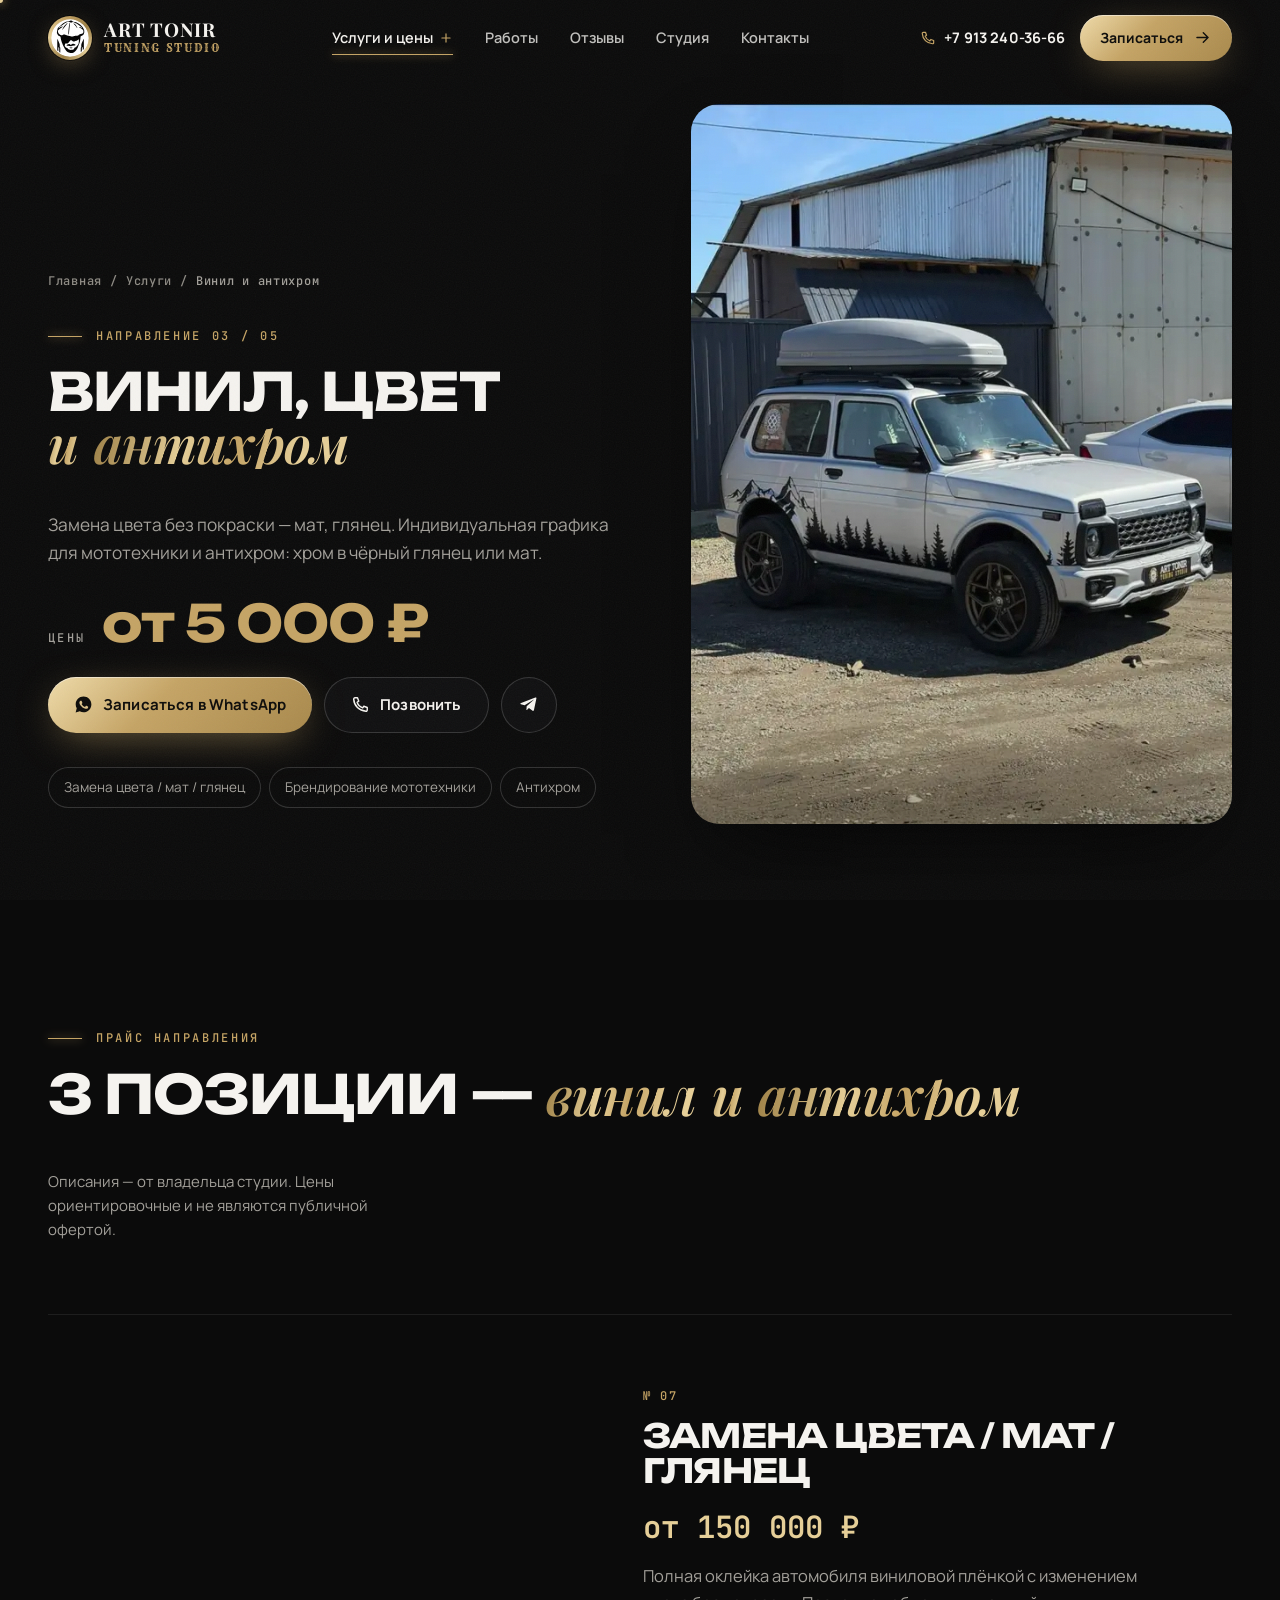
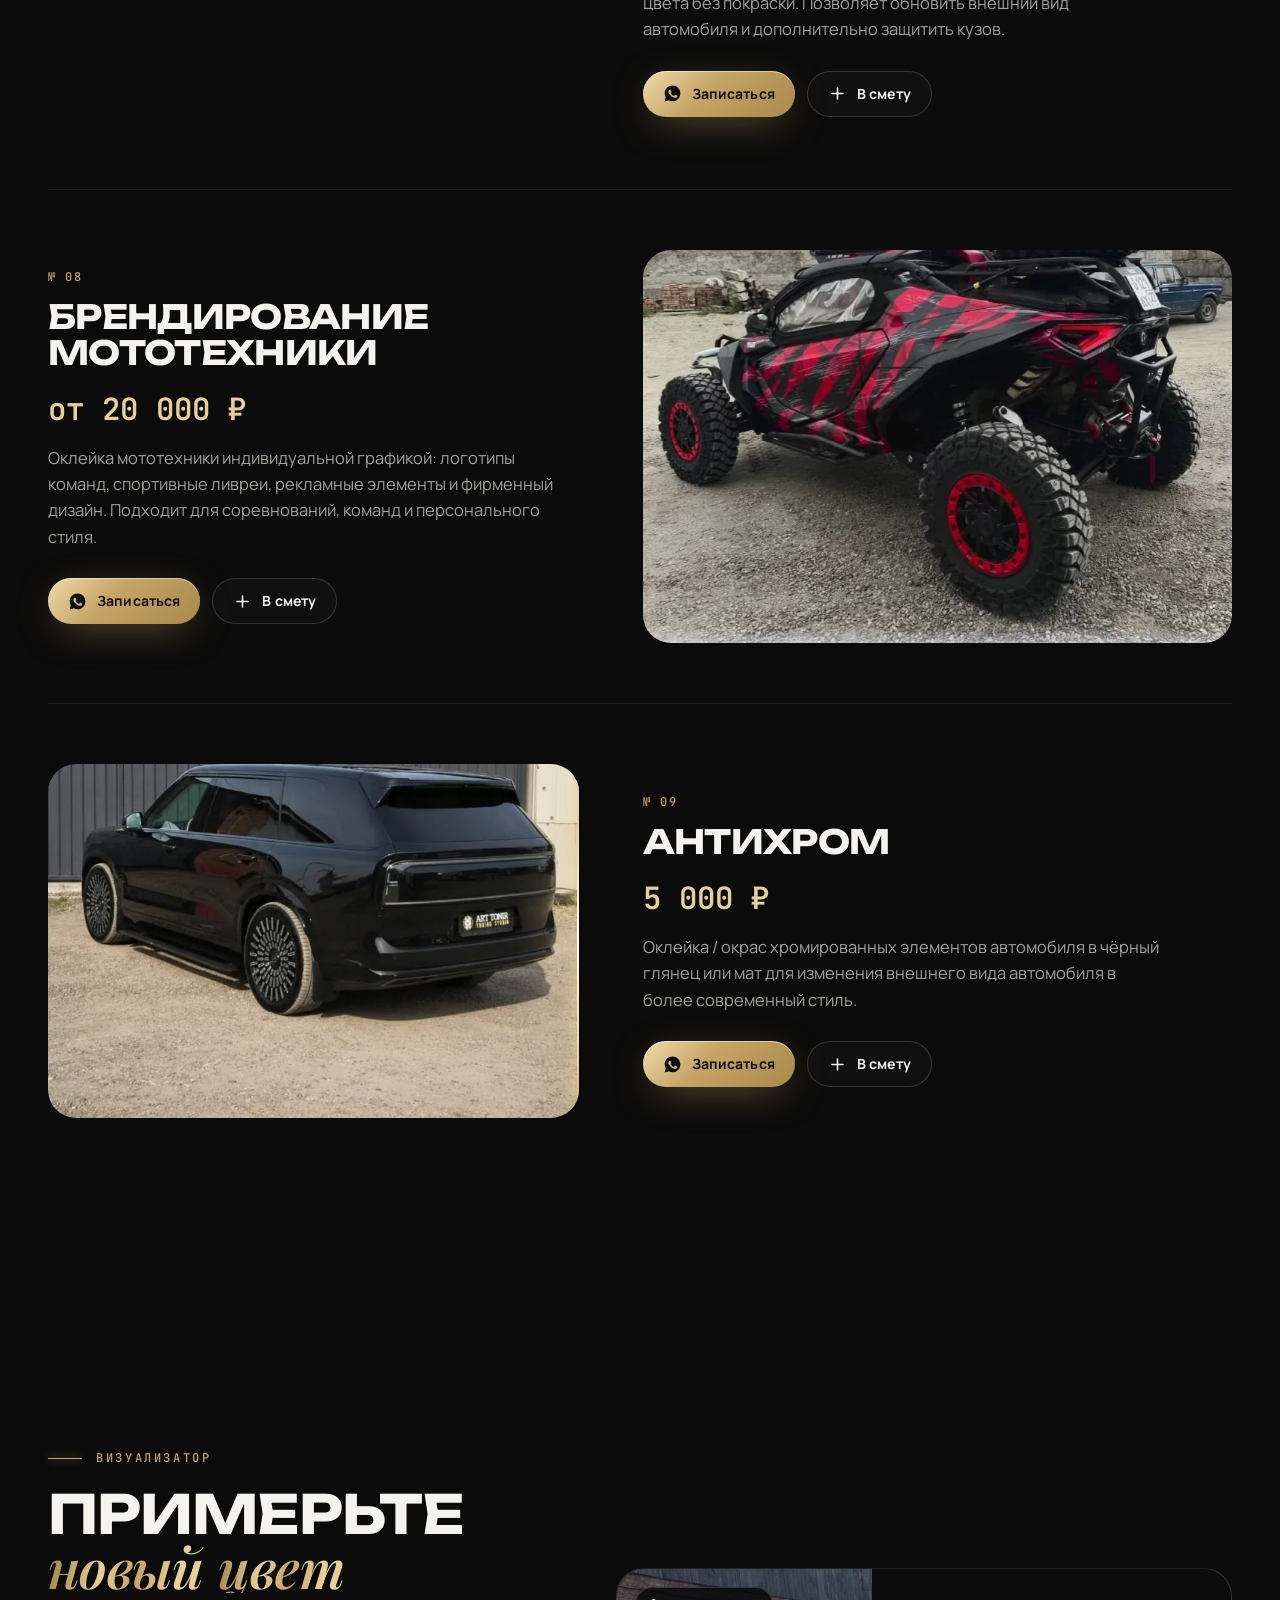
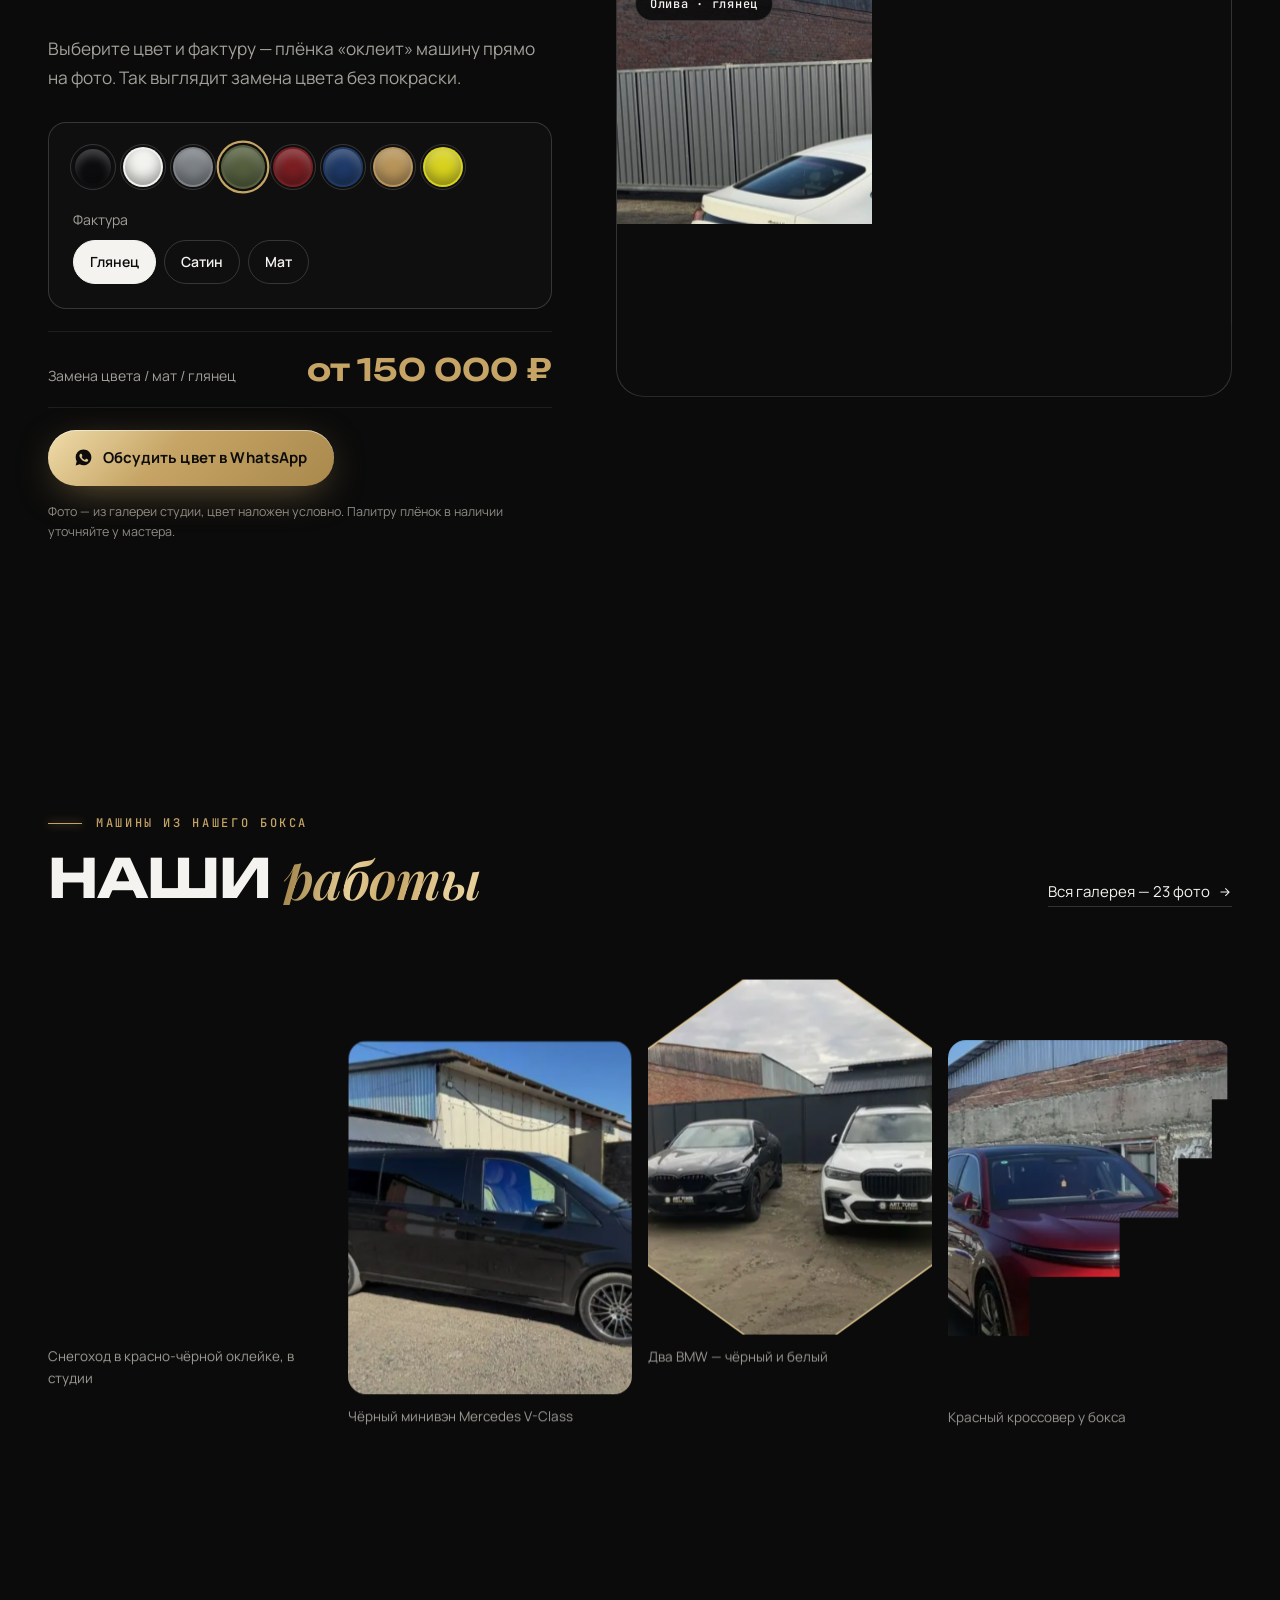
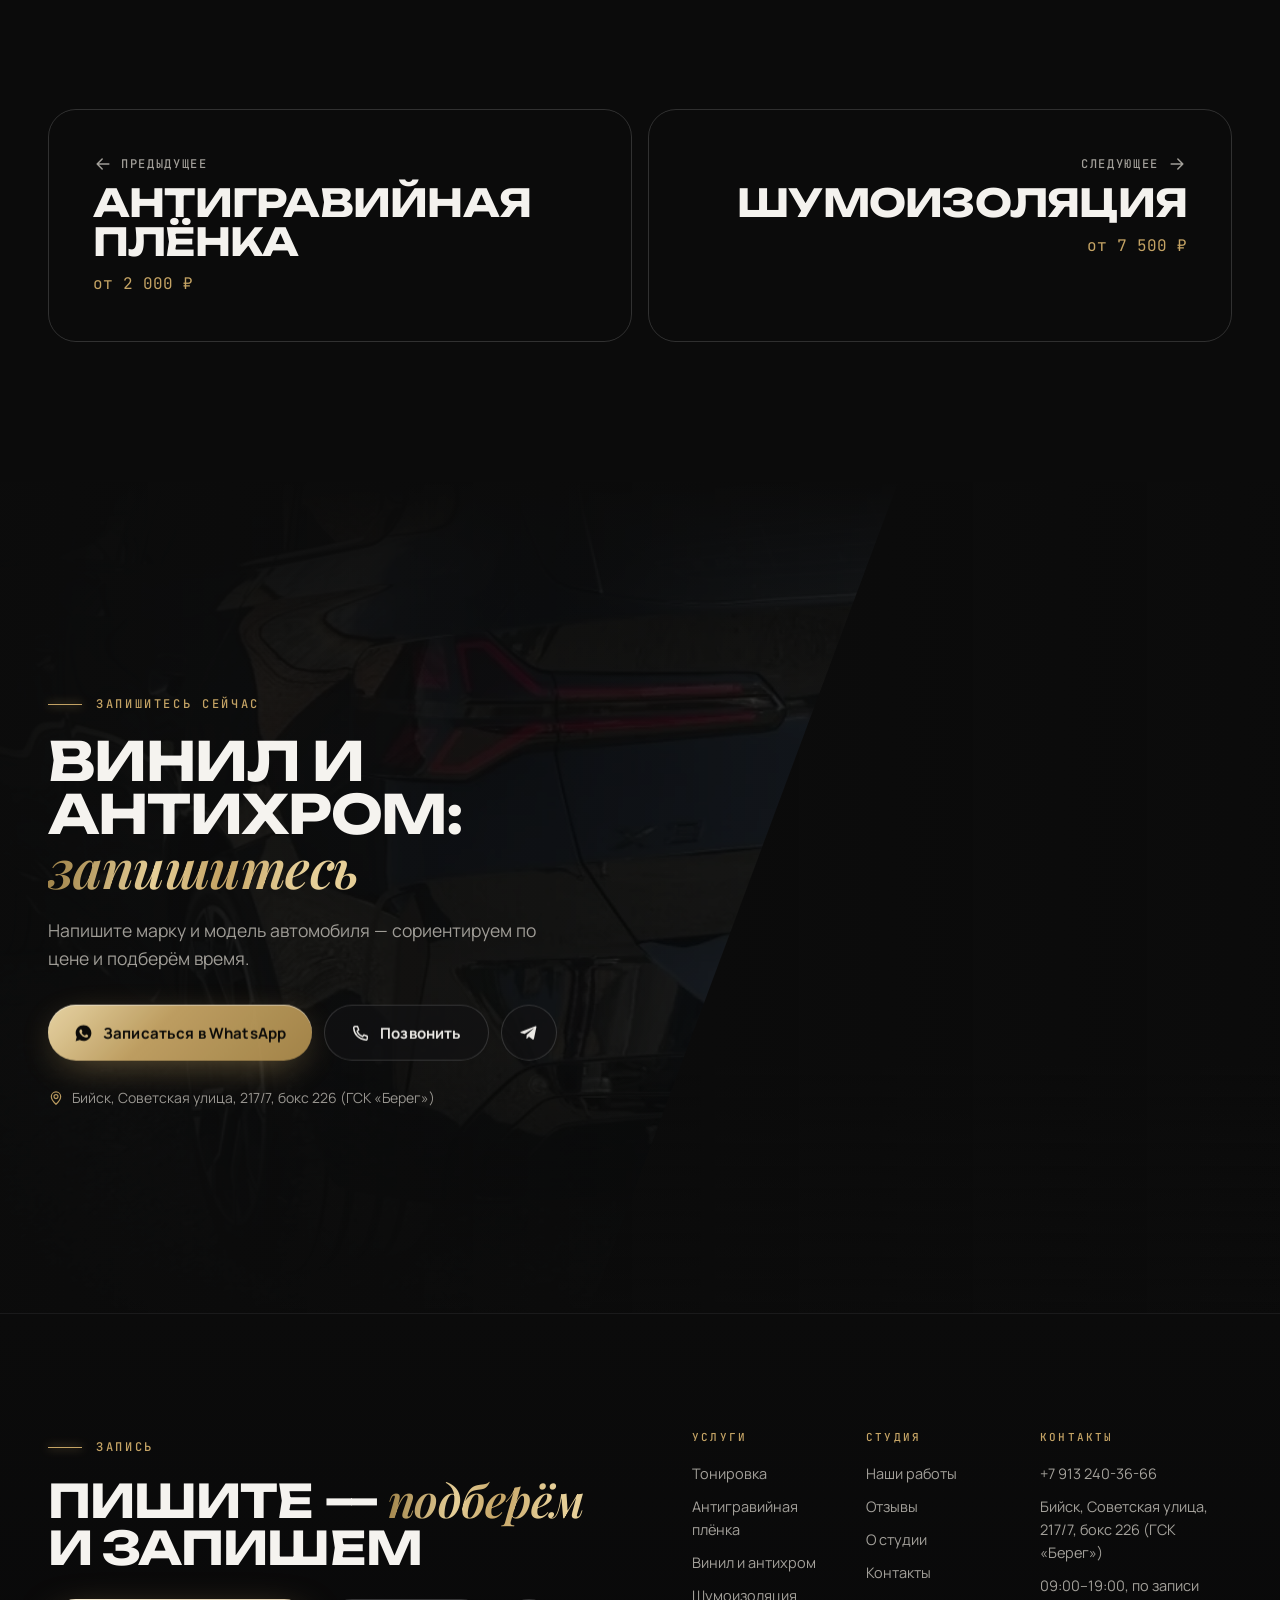
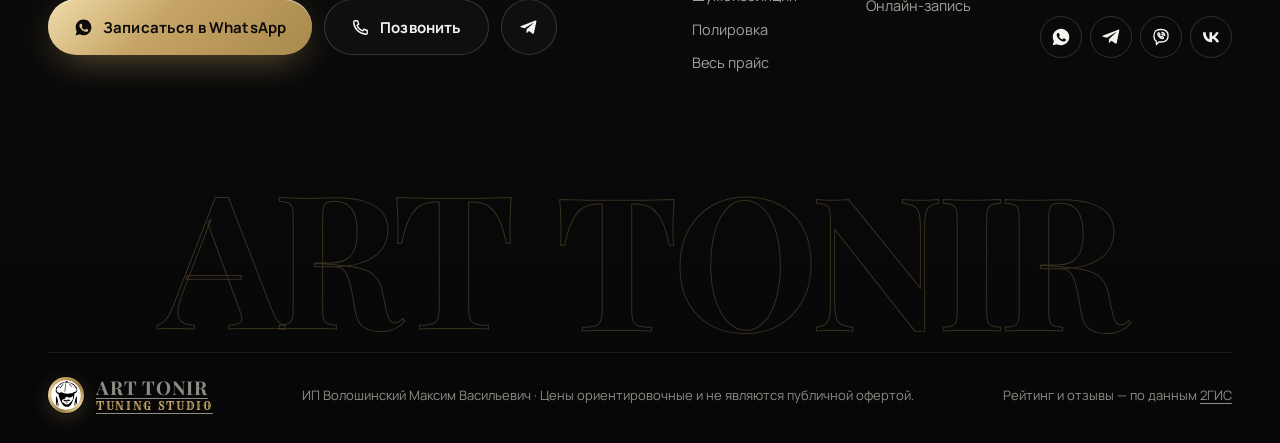
<file: vinil.html>
<!doctype html>
<html lang="ru">
<head>
<meta charset="utf-8">
<meta name="viewport" content="width=device-width, initial-scale=1, viewport-fit=cover">
<title>Оклейка авто винилом, замена цвета и антихром в Бийске | ART TONIR</title>
<meta name="description" content="Замена цвета авто плёнкой в Бийске от 150 000 ₽, брендирование мототехники от 20 000 ₽, антихром 5 000 ₽. Мат и глянец без покраски. ART TONIR, рейтинг 5.0.">
<meta name="theme-color" content="#0B0B0B">
<meta name="robots" content="noindex, nofollow">
<link rel="canonical" href="https://demositestxv1.netlify.app/vinil.html">
<meta property="og:url" content="https://demositestxv1.netlify.app/vinil.html">
<meta property="og:type" content="website">
<meta property="og:locale" content="ru_RU">
<meta property="og:site_name" content="ART TONIR">
<meta property="og:title" content="Оклейка авто винилом, замена цвета и антихром в Бийске | ART TONIR">
<meta property="og:description" content="Замена цвета авто плёнкой в Бийске от 150 000 ₽, брендирование мототехники от 20 000 ₽, антихром 5 000 ₽. Мат и глянец без покраски. ART TONIR, рейтинг 5.0.">
<meta property="og:image" content="https://demositestxv1.netlify.app/assets/img/og.jpg">
<meta property="og:image:width" content="1200">
<meta property="og:image:height" content="630">
<meta property="og:image:alt" content="ART TONIR — тонировка, антигравийная плёнка и шумоизоляция в Бийске">
<meta name="twitter:card" content="summary_large_image">
<link rel="icon" type="image/png" sizes="32x32" href="assets/img/logo/logo-32.png">
<link rel="apple-touch-icon" href="assets/img/logo/logo-180.png">
<link rel="preconnect" href="https://fonts.googleapis.com">
<link rel="preconnect" href="https://fonts.gstatic.com" crossorigin>
<link rel="stylesheet" href="https://fonts.googleapis.com/css2?family=Unbounded:wght@400;500;600;700;800&family=Manrope:wght@400;500;600;700;800&family=Playfair+Display:ital,wght@0,600;0,700;1,500;1,600;1,700&family=JetBrains+Mono:wght@400;500&family=Rye&display=swap">
<link rel="stylesheet" href="assets/css/main.css?v=6">

<script>(function(d){var h=d.documentElement;h.classList.add('js');if(!matchMedia('(prefers-reduced-motion: reduce)').matches){h.classList.add('anim');setTimeout(function(){if(!window.__AT_READY){h.classList.remove('anim')}},4000)}try{if(sessionStorage.getItem('at-pt')){h.classList.add('pt-in');sessionStorage.removeItem('at-pt')}}catch(e){}})(document)</script>

<script type="application/ld+json">{"@context":"https://schema.org","@type":"AutoRepair","name":"ART TONIR (Арт Тонир)","alternateName":["Арт Тонир","ART TONIR Tuning Studio","Art Tonir"],"description":"Тюнинг-студия в Бийске: тонировка, антигравийная плёнка, оклейка винилом, шумоизоляция, полировка.","image":"https://demositestxv1.netlify.app/assets/img/og.jpg","logo":"https://demositestxv1.netlify.app/assets/img/logo/logo-512.png","telephone":"+79132403666","address":{"@type":"PostalAddress","streetAddress":"Советская улица, 217/7, ГСК «Берег», бокс 226","addressLocality":"Бийск","addressRegion":"Алтайский край","postalCode":"659321","addressCountry":"RU"},"geo":{"@type":"GeoCoordinates","latitude":52.506837,"longitude":85.167647},"openingHours":"09:00-19:00","paymentAccepted":"Наличные, оплата через банк, перевод с карты","priceRange":"₽₽","sameAs":["https://vk.com/club41185870","https://2gis.ru/biysk/firm/2815279048724091"],"aggregateRating":{"@type":"AggregateRating","ratingValue":"5.0","ratingCount":123,"reviewCount":92,"bestRating":"5"},"url":"https://demositestxv1.netlify.app/"}</script>
</head>
<body class="">
<a class="skip" href="#main">Перейти к содержанию</a>
<svg width="0" height="0" style="position:absolute" aria-hidden="true">
<symbol id="i-wa" viewBox="0 0 24 24"><path fill="currentColor" d="M12.04 2C6.58 2 2.13 6.45 2.13 11.91c0 1.75.46 3.45 1.32 4.95L2.05 22l5.25-1.38a9.9 9.9 0 0 0 4.74 1.21c5.46 0 9.91-4.45 9.91-9.91C21.95 6.45 17.5 2 12.04 2Zm5.8 14.03c-.24.68-1.42 1.3-1.95 1.35-.5.05-.97.23-3.27-.68-2.77-1.09-4.52-3.92-4.66-4.1-.13-.18-1.11-1.48-1.11-2.82 0-1.34.7-2 .95-2.27.25-.27.54-.34.72-.34h.52c.17 0 .4-.06.62.48.24.56.8 1.94.87 2.08.07.14.11.3.02.48-.09.18-.14.3-.27.46l-.41.48c-.14.14-.28.29-.12.56.16.27.71 1.17 1.52 1.9 1.05.93 1.93 1.22 2.2 1.36.27.14.43.11.59-.07.16-.18.68-.79.86-1.06.18-.27.36-.23.61-.14.25.09 1.58.75 1.85.88.27.14.45.2.52.32.07.11.07.66-.17 1.34Z"/></symbol>
<symbol id="i-tg" viewBox="0 0 24 24"><path fill="currentColor" d="M21.94 4.3 18.9 19.04c-.23 1.02-.83 1.27-1.69.79l-4.66-3.43-2.25 2.16c-.25.25-.46.46-.94.46l.34-4.76 8.66-7.83c.38-.34-.08-.52-.58-.19L7.07 13.02l-4.6-1.44c-1-.31-1.02-1 .21-1.48l18-6.94c.83-.3 1.56.2 1.26 1.14Z"/></symbol>
<symbol id="i-phone" viewBox="0 0 24 24"><path fill="none" stroke="currentColor" stroke-width="1.8" stroke-linecap="round" stroke-linejoin="round" d="M5 3.5h3.2l1.6 4.3-2.1 1.4a11.5 11.5 0 0 0 7.1 7.1l1.4-2.1 4.3 1.6V19a1.6 1.6 0 0 1-1.7 1.6C10.3 20.1 3.9 13.7 3.4 5.2A1.6 1.6 0 0 1 5 3.5Z"/></symbol>
<symbol id="i-arrow" viewBox="0 0 24 24"><path fill="none" stroke="currentColor" stroke-width="1.8" stroke-linecap="round" stroke-linejoin="round" d="M5 12h14m-6-6 6 6-6 6"/></symbol>
<symbol id="i-arrow-up" viewBox="0 0 24 24"><path fill="none" stroke="currentColor" stroke-width="1.8" stroke-linecap="round" stroke-linejoin="round" d="M7 17 17 7M8 7h9v9"/></symbol>
<symbol id="i-star" viewBox="0 0 24 24"><path fill="currentColor" d="m12 2.6 2.8 6 6.6.7-4.9 4.5 1.4 6.5L12 17l-5.9 3.3 1.4-6.5-4.9-4.5 6.6-.7L12 2.6Z"/></symbol>
<symbol id="i-vk" viewBox="0 0 24 24"><path fill="currentColor" d="M12.8 18.2C6.3 18.2 2.6 13.8 2.4 6.3h3.3c.1 5.5 2.6 7.8 4.5 8.3V6.3h3.1v4.7c1.9-.2 3.9-2.4 4.6-4.7H21c-.5 2.9-2.6 5.1-4.1 6 1.5.7 3.9 2.6 4.8 5.9h-3.4c-.7-2.2-2.5-4-4.9-4.2v4.2h-.6Z"/></symbol>
<symbol id="i-viber" viewBox="0 0 24 24"><path fill="none" stroke="currentColor" stroke-width="1.6" stroke-linecap="round" stroke-linejoin="round" d="M12 3c5 0 8.5 1.6 8.5 7.5S17 18 12 18c-.8 0-1.6-.1-2.3-.2L6.5 21v-3.9C4.4 16 3.5 13.9 3.5 10.5 3.5 4.6 7 3 12 3Zm-2.2 4.2c-.5-.3-1.1 0-1.4.5-.5.8 0 2.5 1.6 4.2 1.6 1.7 3.4 2.4 4.3 1.9.5-.3.8-.9.4-1.4l-.9-.8c-.3-.3-.8-.3-1.1 0l-.4.4c-.9-.4-1.8-1.3-2.2-2.2l.4-.4c.3-.3.3-.8 0-1.1l-.7-1.1ZM13 6.5a4 4 0 0 1 3.5 3.6M13 8.6a2 2 0 0 1 1.5 1.5"/></symbol>
<symbol id="i-pin" viewBox="0 0 24 24"><path fill="none" stroke="currentColor" stroke-width="1.8" stroke-linecap="round" stroke-linejoin="round" d="M12 21s-7-6.1-7-11.5A7 7 0 0 1 19 9.5C19 14.9 12 21 12 21Zm0-8.5a3 3 0 1 0 0-6 3 3 0 0 0 0 6Z"/></symbol>
<symbol id="i-clock" viewBox="0 0 24 24"><path fill="none" stroke="currentColor" stroke-width="1.8" stroke-linecap="round" stroke-linejoin="round" d="M12 21a9 9 0 1 0 0-18 9 9 0 0 0 0 18Zm0-13v4.5l3 1.8"/></symbol>
<symbol id="i-card" viewBox="0 0 24 24"><path fill="none" stroke="currentColor" stroke-width="1.8" stroke-linecap="round" stroke-linejoin="round" d="M3.5 6.5h17v11h-17zM3.5 10h17M7 14.5h3"/></symbol>
<symbol id="i-plus" viewBox="0 0 24 24"><path fill="none" stroke="currentColor" stroke-width="2" stroke-linecap="round" d="M12 5v14M5 12h14"/></symbol>
<symbol id="i-check" viewBox="0 0 24 24"><path fill="none" stroke="currentColor" stroke-width="2.2" stroke-linecap="round" stroke-linejoin="round" d="m5 12.5 4.5 4.5L19 7.5"/></symbol>
<symbol id="i-close" viewBox="0 0 24 24"><path fill="none" stroke="currentColor" stroke-width="2" stroke-linecap="round" d="M6 6l12 12M18 6 6 18"/></symbol>
<symbol id="i-door" viewBox="0 0 24 24"><path fill="none" stroke="currentColor" stroke-width="1.8" stroke-linecap="round" stroke-linejoin="round" d="M5 21V4.5A1.5 1.5 0 0 1 6.5 3h11A1.5 1.5 0 0 1 19 4.5V21M3 21h18M15 12h.01"/></symbol>
<symbol id="i-list" viewBox="0 0 24 24"><path fill="none" stroke="currentColor" stroke-width="1.8" stroke-linecap="round" d="M9 6h11M9 12h11M9 18h11M4.5 6h.01M4.5 12h.01M4.5 18h.01"/></symbol>
<symbol id="i-sound" viewBox="0 0 24 24"><path fill="none" stroke="currentColor" stroke-width="1.8" stroke-linecap="round" stroke-linejoin="round" d="M4 9.5h3.5L12 5.5v13l-4.5-4H4zM16 9a4 4 0 0 1 0 6M18.5 6.5a7.5 7.5 0 0 1 0 11"/></symbol>
<symbol id="i-bolt" viewBox="0 0 24 24"><path fill="currentColor" d="M13.5 2 4 14h6.5L9.5 22 20 9.5h-6.6L13.5 2Z"/></symbol>
</svg>
<div class="pt" aria-hidden="true"><div class="pt__film"><span class="pt__edge"></span><span class="pt__logo"><svg viewBox="0 0 776 776" aria-hidden="true" focusable="false">
  <circle cx="388.0" cy="388.0" r="382.0" fill="#ffffff"/>
  <path fill="#000000" fill-rule="evenodd" d="M396.0,692.5C386.3,691.1 371.9,687.5 362.0,683.9C346.8,678.3 327.5,665.3 313.8,651.4C300.2,637.4 290.9,625.1 278.6,604.3C272.0,593.1 248.9,547.0 245.2,537.5C244.1,534.8 241.1,527.3 238.5,521.0C232.5,506.2 229.8,499.0 225.0,485.5C222.8,479.4 219.9,471.4 218.5,467.7C211.1,447.8 201.3,409.1 198.0,386.5C196.9,378.8 195.5,371.0 194.9,369.3C192.9,363.1 186.1,357.8 168.8,348.9C148.8,338.6 144.2,334.5 139.2,322.5C137.3,318.1 133.1,310.4 129.8,305.3C122.3,293.8 121.0,289.5 121.0,276.1C121.1,264.9 121.2,264.0 125.4,246.2C126.9,239.9 128.5,229.8 129.1,223.7C130.9,203.9 134.3,192.2 141.1,182.3C145.1,176.6 148.1,173.4 157.6,165.5C161.4,162.2 174.0,151.4 185.6,141.5C225.9,106.7 251.6,87.5 277.0,72.8C298.6,60.3 315.0,55.1 342.0,52.0C354.8,50.5 366.8,48.1 370.5,46.3C372.1,45.4 375.9,43.0 378.8,40.8C386.4,35.2 391.8,33.0 401.8,31.8C419.3,29.7 432.0,34.5 440.7,46.7C443.2,50.2 446.4,53.7 447.9,54.4C449.3,55.2 453.9,56.1 458.0,56.4C494.0,59.7 534.1,73.5 569.0,94.8C599.5,113.4 632.1,144.3 649.6,171.3C663.2,192.1 671.9,211.2 676.7,230.8C679.1,240.3 679.4,243.4 679.4,259.0C679.4,278.4 678.2,285.0 671.9,299.2C663.2,319.2 651.9,328.7 617.7,345.0C608.3,349.5 606.6,350.7 605.4,353.6C604.0,356.9 603.4,362.2 601.0,390.5C598.7,417.6 593.6,452.7 589.9,466.0C585.9,480.3 579.8,497.6 570.3,521.5C565.0,534.7 560.4,546.6 559.9,548.0C559.5,549.4 557.5,554.3 555.5,559.0C553.5,563.7 550.6,570.9 549.0,575.0C538.2,603.6 526.1,624.6 509.2,643.6C481.8,674.3 460.5,688.2 434.0,692.6C423.8,694.3 408.9,694.2 396.0,692.5Z M178.4,680.7L169.5,674.4L169.0,631.5C168.6,600.1 168.2,587.9 167.3,586.4C166.0,584.2 159.3,579.8 155.4,578.6C154.0,578.2 152.6,578.5 151.6,579.5C150.2,581.0 150.0,585.5 150.0,618.6C150.0,647.9 149.7,656.0 148.8,656.0C148.1,656.0 143.1,651.8 137.7,646.7L128.0,637.5L128.0,522.8L128.0,408.0L130.3,408.0C132.9,408.0 132.6,407.3 143.7,432.0C157.9,463.4 163.8,477.3 174.5,505.5C178.2,515.2 179.1,524.6 178.9,549.9L178.7,573.4L181.0,574.9C182.2,575.8 184.8,577.9 186.6,579.7L190.0,582.8L190.0,634.9C190.0,678.3 189.8,687.0 188.6,687.0C187.9,687.0 183.3,684.2 178.4,680.7Z M608.0,629.0C608.0,580.8 607.7,582.7 615.2,576.0C617.5,573.9 619.2,571.5 619.3,570.0C619.4,568.6 619.1,560.5 618.6,552.0C617.2,525.4 620.4,511.2 635.6,476.6C639.8,467.2 646.3,452.3 650.2,443.5C654.0,434.7 659.1,423.2 661.4,418.0C664.6,410.6 666.0,408.4 667.7,408.2C669.3,408.0 670.1,408.5 670.5,410.3C670.9,411.6 671.0,457.7 670.8,512.7L670.5,612.7L661.4,623.1C656.4,628.8 651.6,633.6 650.7,633.8C649.1,634.1 649.0,632.0 649.0,607.7C649.0,583.7 648.8,581.0 647.2,579.0L645.4,576.8L640.3,579.3C630.9,584.1 630.4,585.3 629.7,604.5C629.3,613.8 629.0,629.3 629.0,639.0L629.0,656.6L619.8,664.3C614.7,668.5 610.0,672.0 609.3,672.0C608.3,672.0 608.0,663.5 608.0,629.0Z M438.0,628.5C456.5,625.4 462.8,620.5 473.0,601.2C482.0,584.2 483.4,582.6 491.2,581.0C498.6,579.6 509.0,575.8 512.5,573.3C513.9,572.3 517.6,567.5 520.7,562.5C527.7,551.3 531.3,546.7 541.5,536.0C550.5,526.5 552.4,524.0 556.8,515.9C561.4,507.3 564.7,495.7 565.9,483.0C566.6,476.7 567.8,467.7 568.6,463.1C570.0,455.4 570.0,454.4 568.4,450.0C566.7,445.3 566.7,445.2 569.1,441.4C572.5,435.9 572.5,427.2 569.1,423.6C566.1,420.4 561.3,419.4 556.6,421.0C554.7,421.6 549.3,425.7 544.7,430.0C540.0,434.3 535.1,438.4 533.8,439.1C532.6,439.8 523.6,442.9 514.0,446.1C504.4,449.3 492.7,453.3 488.0,455.1C480.2,458.1 478.5,458.4 468.0,458.4C455.1,458.5 455.6,458.7 436.2,447.1C420.7,437.9 415.9,436.0 407.8,436.0C395.9,436.0 390.6,440.4 373.1,464.8C360.2,482.6 354.7,488.7 345.8,494.6C334.8,501.9 329.7,503.1 310.4,502.8C291.4,502.5 292.4,502.0 286.7,513.5C276.7,533.5 277.8,548.2 290.7,567.2C301.2,582.9 309.5,588.5 326.1,591.6C335.9,593.4 340.4,595.7 342.8,600.1C347.7,609.1 352.4,615.3 356.7,618.4C363.4,623.4 374.9,627.6 385.5,629.0C390.4,629.6 395.2,630.3 396.0,630.5C399.6,631.4 429.4,630.0 438.0,628.5Z M400.5,597.0C392.2,594.6 379.8,588.5 377.1,585.6C375.8,584.3 375.0,582.4 375.2,581.3C375.5,579.8 376.4,579.5 381.5,579.8C384.8,579.9 398.5,580.1 412.0,580.3C425.5,580.4 437.1,580.9 437.8,581.3C442.3,584.3 434.0,593.5 423.6,597.0C416.3,599.4 408.5,599.5 400.5,597.0Z M398.5,554.3C392.0,551.9 390.3,551.7 375.0,551.6C359.8,551.5 357.8,551.3 349.1,548.6C341.0,546.2 338.6,545.8 332.8,546.4C324.8,547.1 322.6,546.3 321.1,541.9C317.4,531.3 321.8,525.4 336.5,520.9C342.0,519.2 350.3,515.7 354.9,513.2C368.5,505.9 374.3,506.9 387.9,518.5C397.2,526.4 403.9,528.9 411.0,527.0C414.2,526.1 417.6,523.6 424.4,517.1C438.4,503.8 440.0,503.7 472.0,512.2C495.7,518.5 500.2,521.6 498.6,530.3C497.4,536.6 494.6,538.0 481.1,539.5C474.4,540.3 466.5,541.8 463.4,542.9C456.1,545.7 451.2,546.7 439.9,548.0C430.6,549.1 421.8,551.2 419.6,552.8C418.1,554.0 409.0,557.0 407.1,557.0C406.2,557.0 402.4,555.8 398.5,554.3Z M448.8,355.0C454.3,353.9 465.5,351.2 473.7,349.1C492.8,344.1 494.2,344.0 522.0,343.1C551.1,342.1 551.3,342.0 564.4,328.6C569.4,323.5 575.5,318.2 578.0,317.0C582.8,314.6 599.0,309.7 606.1,308.5C616.2,306.8 637.6,300.9 642.8,298.4C649.5,295.1 657.6,287.6 658.6,283.7C659.0,282.0 658.7,279.1 658.0,276.9C656.8,273.3 656.8,272.7 658.9,269.9C664.7,262.1 664.0,242.4 657.5,229.5C648.1,210.6 628.8,195.2 591.3,176.9C577.3,170.0 569.0,165.4 569.0,164.5C569.0,162.3 572.3,162.7 583.0,165.9C598.4,170.6 608.2,174.4 624.8,181.9C633.5,185.9 637.0,186.5 637.0,184.0C637.0,182.4 624.3,168.5 612.9,157.5C593.2,138.6 566.7,118.6 537.6,100.6C522.9,91.5 516.0,88.2 507.3,85.9C502.1,84.6 498.7,83.1 496.2,80.8C494.2,79.1 489.4,76.2 485.5,74.4C477.0,70.5 450.1,62.0 446.1,62.0C444.5,62.0 439.2,63.8 434.3,66.1C429.5,68.4 421.4,71.0 416.5,72.1C408.7,73.7 406.3,73.8 398.5,72.9C389.1,71.7 383.3,69.5 375.1,63.6C370.9,60.6 370.3,60.5 361.6,60.6C355.4,60.7 348.3,61.8 339.5,63.8C310.1,70.7 289.5,80.9 264.5,101.0C254.9,108.8 242.5,117.4 229.5,125.5C223.4,129.2 212.8,135.9 205.8,140.4C198.8,144.9 191.7,149.3 190.1,150.2C188.4,151.1 186.5,153.2 185.8,154.7C184.2,158.6 181.0,162.0 179.0,162.0C173.5,162.0 158.1,176.0 153.8,184.9C151.8,189.1 151.8,189.4 153.4,190.6C156.0,192.4 157.7,191.6 176.8,179.1C195.0,167.3 201.8,163.6 212.5,159.7C219.8,157.1 237.0,154.4 239.6,155.4C244.9,157.4 238.2,162.5 176.2,203.5C155.3,217.4 146.8,226.7 143.4,239.5C138.3,258.6 148.9,290.7 166.0,308.1C171.6,313.8 174.4,315.6 186.0,321.2C205.1,330.4 208.7,331.5 220.0,331.5C228.8,331.5 230.1,331.2 238.0,327.6C252.5,321.1 260.1,319.0 269.3,319.0C283.4,319.0 297.6,323.0 321.5,333.8C341.8,342.9 348.0,344.4 377.3,347.5C385.4,348.4 394.0,349.8 396.3,350.6C413.5,356.9 431.9,358.4 448.8,355.0Z M358.2,318.7C352.7,312.1 352.6,276.1 358.0,219.4C359.1,207.4 360.7,192.8 361.5,187.0C362.4,181.2 363.5,172.2 364.0,167.0C366.8,140.7 372.7,103.8 375.7,94.5C379.1,83.7 384.3,76.9 387.1,79.7C387.9,80.5 385.8,110.5 384.5,116.5C384.2,117.6 383.4,126.4 382.5,136.0C381.7,145.6 380.1,161.8 379.0,172.0C374.2,217.4 370.2,258.2 368.5,279.8C367.0,297.7 364.4,315.2 362.8,318.2C361.8,320.3 359.7,320.5 358.2,318.7Z M229.4,222.6C228.8,221.0 231.6,211.6 235.5,202.3C242.2,186.2 251.1,171.1 267.2,148.5C277.5,134.2 324.4,88.1 333.7,83.2C340.6,79.5 339.3,83.5 329.2,96.9C305.5,128.0 280.2,161.4 266.8,179.0C258.6,189.7 247.6,204.2 242.3,211.2C233.1,223.5 230.6,225.7 229.4,222.6Z M531.8,182.2C530.4,180.7 525.8,174.6 521.5,168.5C511.2,154.0 502.0,142.2 498.0,138.5C496.3,136.8 492.8,132.5 490.4,128.7C486.4,122.5 484.5,120.9 475.4,115.4C473.8,114.5 473.7,113.9 474.7,111.7C475.8,109.3 475.4,108.4 469.5,100.3C457.8,84.5 456.5,82.0 459.4,82.0C461.3,82.0 479.7,97.5 491.3,108.9C506.1,123.3 516.5,137.2 527.3,156.7C532.3,165.7 538.0,179.8 538.0,183.0C538.0,185.9 534.9,185.5 531.8,182.2Z"/>
</svg>
</span></div></div>
<div class="cursor" aria-hidden="true"><div class="cursor__ring"><span class="cursor__label"></span></div><div class="cursor__dot"></div></div>
<div class="toast" role="status" aria-live="polite"></div>
<header class="hdr" data-hdr>
  <div class="container hdr__in">
    <a class="brand " href="index.html" aria-label="ART TONIR — на главную">
  <span class="brand__badge"><svg viewBox="0 0 776 776" aria-hidden="true" focusable="false">
  <circle cx="388.0" cy="388.0" r="382.0" fill="#ffffff"/>
  <path fill="#000000" fill-rule="evenodd" d="M396.0,692.5C386.3,691.1 371.9,687.5 362.0,683.9C346.8,678.3 327.5,665.3 313.8,651.4C300.2,637.4 290.9,625.1 278.6,604.3C272.0,593.1 248.9,547.0 245.2,537.5C244.1,534.8 241.1,527.3 238.5,521.0C232.5,506.2 229.8,499.0 225.0,485.5C222.8,479.4 219.9,471.4 218.5,467.7C211.1,447.8 201.3,409.1 198.0,386.5C196.9,378.8 195.5,371.0 194.9,369.3C192.9,363.1 186.1,357.8 168.8,348.9C148.8,338.6 144.2,334.5 139.2,322.5C137.3,318.1 133.1,310.4 129.8,305.3C122.3,293.8 121.0,289.5 121.0,276.1C121.1,264.9 121.2,264.0 125.4,246.2C126.9,239.9 128.5,229.8 129.1,223.7C130.9,203.9 134.3,192.2 141.1,182.3C145.1,176.6 148.1,173.4 157.6,165.5C161.4,162.2 174.0,151.4 185.6,141.5C225.9,106.7 251.6,87.5 277.0,72.8C298.6,60.3 315.0,55.1 342.0,52.0C354.8,50.5 366.8,48.1 370.5,46.3C372.1,45.4 375.9,43.0 378.8,40.8C386.4,35.2 391.8,33.0 401.8,31.8C419.3,29.7 432.0,34.5 440.7,46.7C443.2,50.2 446.4,53.7 447.9,54.4C449.3,55.2 453.9,56.1 458.0,56.4C494.0,59.7 534.1,73.5 569.0,94.8C599.5,113.4 632.1,144.3 649.6,171.3C663.2,192.1 671.9,211.2 676.7,230.8C679.1,240.3 679.4,243.4 679.4,259.0C679.4,278.4 678.2,285.0 671.9,299.2C663.2,319.2 651.9,328.7 617.7,345.0C608.3,349.5 606.6,350.7 605.4,353.6C604.0,356.9 603.4,362.2 601.0,390.5C598.7,417.6 593.6,452.7 589.9,466.0C585.9,480.3 579.8,497.6 570.3,521.5C565.0,534.7 560.4,546.6 559.9,548.0C559.5,549.4 557.5,554.3 555.5,559.0C553.5,563.7 550.6,570.9 549.0,575.0C538.2,603.6 526.1,624.6 509.2,643.6C481.8,674.3 460.5,688.2 434.0,692.6C423.8,694.3 408.9,694.2 396.0,692.5Z M178.4,680.7L169.5,674.4L169.0,631.5C168.6,600.1 168.2,587.9 167.3,586.4C166.0,584.2 159.3,579.8 155.4,578.6C154.0,578.2 152.6,578.5 151.6,579.5C150.2,581.0 150.0,585.5 150.0,618.6C150.0,647.9 149.7,656.0 148.8,656.0C148.1,656.0 143.1,651.8 137.7,646.7L128.0,637.5L128.0,522.8L128.0,408.0L130.3,408.0C132.9,408.0 132.6,407.3 143.7,432.0C157.9,463.4 163.8,477.3 174.5,505.5C178.2,515.2 179.1,524.6 178.9,549.9L178.7,573.4L181.0,574.9C182.2,575.8 184.8,577.9 186.6,579.7L190.0,582.8L190.0,634.9C190.0,678.3 189.8,687.0 188.6,687.0C187.9,687.0 183.3,684.2 178.4,680.7Z M608.0,629.0C608.0,580.8 607.7,582.7 615.2,576.0C617.5,573.9 619.2,571.5 619.3,570.0C619.4,568.6 619.1,560.5 618.6,552.0C617.2,525.4 620.4,511.2 635.6,476.6C639.8,467.2 646.3,452.3 650.2,443.5C654.0,434.7 659.1,423.2 661.4,418.0C664.6,410.6 666.0,408.4 667.7,408.2C669.3,408.0 670.1,408.5 670.5,410.3C670.9,411.6 671.0,457.7 670.8,512.7L670.5,612.7L661.4,623.1C656.4,628.8 651.6,633.6 650.7,633.8C649.1,634.1 649.0,632.0 649.0,607.7C649.0,583.7 648.8,581.0 647.2,579.0L645.4,576.8L640.3,579.3C630.9,584.1 630.4,585.3 629.7,604.5C629.3,613.8 629.0,629.3 629.0,639.0L629.0,656.6L619.8,664.3C614.7,668.5 610.0,672.0 609.3,672.0C608.3,672.0 608.0,663.5 608.0,629.0Z M438.0,628.5C456.5,625.4 462.8,620.5 473.0,601.2C482.0,584.2 483.4,582.6 491.2,581.0C498.6,579.6 509.0,575.8 512.5,573.3C513.9,572.3 517.6,567.5 520.7,562.5C527.7,551.3 531.3,546.7 541.5,536.0C550.5,526.5 552.4,524.0 556.8,515.9C561.4,507.3 564.7,495.7 565.9,483.0C566.6,476.7 567.8,467.7 568.6,463.1C570.0,455.4 570.0,454.4 568.4,450.0C566.7,445.3 566.7,445.2 569.1,441.4C572.5,435.9 572.5,427.2 569.1,423.6C566.1,420.4 561.3,419.4 556.6,421.0C554.7,421.6 549.3,425.7 544.7,430.0C540.0,434.3 535.1,438.4 533.8,439.1C532.6,439.8 523.6,442.9 514.0,446.1C504.4,449.3 492.7,453.3 488.0,455.1C480.2,458.1 478.5,458.4 468.0,458.4C455.1,458.5 455.6,458.7 436.2,447.1C420.7,437.9 415.9,436.0 407.8,436.0C395.9,436.0 390.6,440.4 373.1,464.8C360.2,482.6 354.7,488.7 345.8,494.6C334.8,501.9 329.7,503.1 310.4,502.8C291.4,502.5 292.4,502.0 286.7,513.5C276.7,533.5 277.8,548.2 290.7,567.2C301.2,582.9 309.5,588.5 326.1,591.6C335.9,593.4 340.4,595.7 342.8,600.1C347.7,609.1 352.4,615.3 356.7,618.4C363.4,623.4 374.9,627.6 385.5,629.0C390.4,629.6 395.2,630.3 396.0,630.5C399.6,631.4 429.4,630.0 438.0,628.5Z M400.5,597.0C392.2,594.6 379.8,588.5 377.1,585.6C375.8,584.3 375.0,582.4 375.2,581.3C375.5,579.8 376.4,579.5 381.5,579.8C384.8,579.9 398.5,580.1 412.0,580.3C425.5,580.4 437.1,580.9 437.8,581.3C442.3,584.3 434.0,593.5 423.6,597.0C416.3,599.4 408.5,599.5 400.5,597.0Z M398.5,554.3C392.0,551.9 390.3,551.7 375.0,551.6C359.8,551.5 357.8,551.3 349.1,548.6C341.0,546.2 338.6,545.8 332.8,546.4C324.8,547.1 322.6,546.3 321.1,541.9C317.4,531.3 321.8,525.4 336.5,520.9C342.0,519.2 350.3,515.7 354.9,513.2C368.5,505.9 374.3,506.9 387.9,518.5C397.2,526.4 403.9,528.9 411.0,527.0C414.2,526.1 417.6,523.6 424.4,517.1C438.4,503.8 440.0,503.7 472.0,512.2C495.7,518.5 500.2,521.6 498.6,530.3C497.4,536.6 494.6,538.0 481.1,539.5C474.4,540.3 466.5,541.8 463.4,542.9C456.1,545.7 451.2,546.7 439.9,548.0C430.6,549.1 421.8,551.2 419.6,552.8C418.1,554.0 409.0,557.0 407.1,557.0C406.2,557.0 402.4,555.8 398.5,554.3Z M448.8,355.0C454.3,353.9 465.5,351.2 473.7,349.1C492.8,344.1 494.2,344.0 522.0,343.1C551.1,342.1 551.3,342.0 564.4,328.6C569.4,323.5 575.5,318.2 578.0,317.0C582.8,314.6 599.0,309.7 606.1,308.5C616.2,306.8 637.6,300.9 642.8,298.4C649.5,295.1 657.6,287.6 658.6,283.7C659.0,282.0 658.7,279.1 658.0,276.9C656.8,273.3 656.8,272.7 658.9,269.9C664.7,262.1 664.0,242.4 657.5,229.5C648.1,210.6 628.8,195.2 591.3,176.9C577.3,170.0 569.0,165.4 569.0,164.5C569.0,162.3 572.3,162.7 583.0,165.9C598.4,170.6 608.2,174.4 624.8,181.9C633.5,185.9 637.0,186.5 637.0,184.0C637.0,182.4 624.3,168.5 612.9,157.5C593.2,138.6 566.7,118.6 537.6,100.6C522.9,91.5 516.0,88.2 507.3,85.9C502.1,84.6 498.7,83.1 496.2,80.8C494.2,79.1 489.4,76.2 485.5,74.4C477.0,70.5 450.1,62.0 446.1,62.0C444.5,62.0 439.2,63.8 434.3,66.1C429.5,68.4 421.4,71.0 416.5,72.1C408.7,73.7 406.3,73.8 398.5,72.9C389.1,71.7 383.3,69.5 375.1,63.6C370.9,60.6 370.3,60.5 361.6,60.6C355.4,60.7 348.3,61.8 339.5,63.8C310.1,70.7 289.5,80.9 264.5,101.0C254.9,108.8 242.5,117.4 229.5,125.5C223.4,129.2 212.8,135.9 205.8,140.4C198.8,144.9 191.7,149.3 190.1,150.2C188.4,151.1 186.5,153.2 185.8,154.7C184.2,158.6 181.0,162.0 179.0,162.0C173.5,162.0 158.1,176.0 153.8,184.9C151.8,189.1 151.8,189.4 153.4,190.6C156.0,192.4 157.7,191.6 176.8,179.1C195.0,167.3 201.8,163.6 212.5,159.7C219.8,157.1 237.0,154.4 239.6,155.4C244.9,157.4 238.2,162.5 176.2,203.5C155.3,217.4 146.8,226.7 143.4,239.5C138.3,258.6 148.9,290.7 166.0,308.1C171.6,313.8 174.4,315.6 186.0,321.2C205.1,330.4 208.7,331.5 220.0,331.5C228.8,331.5 230.1,331.2 238.0,327.6C252.5,321.1 260.1,319.0 269.3,319.0C283.4,319.0 297.6,323.0 321.5,333.8C341.8,342.9 348.0,344.4 377.3,347.5C385.4,348.4 394.0,349.8 396.3,350.6C413.5,356.9 431.9,358.4 448.8,355.0Z M358.2,318.7C352.7,312.1 352.6,276.1 358.0,219.4C359.1,207.4 360.7,192.8 361.5,187.0C362.4,181.2 363.5,172.2 364.0,167.0C366.8,140.7 372.7,103.8 375.7,94.5C379.1,83.7 384.3,76.9 387.1,79.7C387.9,80.5 385.8,110.5 384.5,116.5C384.2,117.6 383.4,126.4 382.5,136.0C381.7,145.6 380.1,161.8 379.0,172.0C374.2,217.4 370.2,258.2 368.5,279.8C367.0,297.7 364.4,315.2 362.8,318.2C361.8,320.3 359.7,320.5 358.2,318.7Z M229.4,222.6C228.8,221.0 231.6,211.6 235.5,202.3C242.2,186.2 251.1,171.1 267.2,148.5C277.5,134.2 324.4,88.1 333.7,83.2C340.6,79.5 339.3,83.5 329.2,96.9C305.5,128.0 280.2,161.4 266.8,179.0C258.6,189.7 247.6,204.2 242.3,211.2C233.1,223.5 230.6,225.7 229.4,222.6Z M531.8,182.2C530.4,180.7 525.8,174.6 521.5,168.5C511.2,154.0 502.0,142.2 498.0,138.5C496.3,136.8 492.8,132.5 490.4,128.7C486.4,122.5 484.5,120.9 475.4,115.4C473.8,114.5 473.7,113.9 474.7,111.7C475.8,109.3 475.4,108.4 469.5,100.3C457.8,84.5 456.5,82.0 459.4,82.0C461.3,82.0 479.7,97.5 491.3,108.9C506.1,123.3 516.5,137.2 527.3,156.7C532.3,165.7 538.0,179.8 538.0,183.0C538.0,185.9 534.9,185.5 531.8,182.2Z"/>
</svg>
</span>
  <span class="brand__txt"><b>ART TONIR</b><i>Tuning Studio</i></span>
</a>
    <nav class="nav" aria-label="Основное меню">
      <div class="nav__dd">
        <a href="uslugi.html" aria-current="page" class="nav__link">Услуги и цены <svg class="ic ic--xs" aria-hidden="true"><use href="#i-plus"/></svg></a>
        <div class="mega" role="group" aria-label="Направления">
          <div class="mega__grid"><a class="mega__card" href="tonirovka.html">
        <span class="mega__img"><img src="assets/img/services/07_tint-rear-hemisphere-800.webp" srcset="assets/img/services/07_tint-rear-hemisphere-400.webp 400w, assets/img/services/07_tint-rear-hemisphere-800.webp 800w" sizes="220px" width="800" height="527" alt="Тонировка" loading="lazy" decoding="async"></span>
        <span class="mega__num">01</span>
        <span class="mega__name">Тонировка</span>
        <span class="mega__price">от 5 000&nbsp;₽</span>
      </a><a class="mega__card" href="antigravijnaya-plenka.html">
        <span class="mega__img"><img src="assets/img/services/01_ppf-full-body_photo1-800.webp" srcset="assets/img/services/01_ppf-full-body_photo1-400.webp 400w, assets/img/services/01_ppf-full-body_photo1-800.webp 800w" sizes="220px" width="800" height="524" alt="Антигравийная плёнка" loading="lazy" decoding="async"></span>
        <span class="mega__num">02</span>
        <span class="mega__name">Антигравийная плёнка</span>
        <span class="mega__price">от 2 000&nbsp;₽</span>
      </a><a class="mega__card" href="vinil.html">
        <span class="mega__img"><img src="assets/img/services/04_color-change-wrap-800.webp" srcset="assets/img/services/04_color-change-wrap-400.webp 400w, assets/img/services/04_color-change-wrap-800.webp 800w" sizes="220px" width="800" height="526" alt="Винил и антихром" loading="lazy" decoding="async"></span>
        <span class="mega__num">03</span>
        <span class="mega__name">Винил и антихром</span>
        <span class="mega__price">от 5 000&nbsp;₽</span>
      </a><a class="mega__card" href="shumoizolyaciya.html">
        <span class="mega__img"><img src="assets/img/services/10_soundproof-wheel-arches-800.webp" srcset="assets/img/services/10_soundproof-wheel-arches-400.webp 400w, assets/img/services/10_soundproof-wheel-arches-800.webp 800w" sizes="220px" width="800" height="529" alt="Шумоизоляция" loading="lazy" decoding="async"></span>
        <span class="mega__num">04</span>
        <span class="mega__name">Шумоизоляция</span>
        <span class="mega__price">от 7 500&nbsp;₽</span>
      </a><a class="mega__card" href="polirovka.html">
        <span class="mega__img"><img src="assets/img/services/14_polish-ceramic-800.webp" srcset="assets/img/services/14_polish-ceramic-400.webp 400w, assets/img/services/14_polish-ceramic-800.webp 800w" sizes="220px" width="800" height="486" alt="Полировка" loading="lazy" decoding="async"></span>
        <span class="mega__num">05</span>
        <span class="mega__name">Полировка</span>
        <span class="mega__price">от 1 000&nbsp;₽</span>
      </a></div>
          <a class="mega__all" href="uslugi.html">Весь прайс — 16 позиций <svg class="ic" aria-hidden="true"><use href="#i-arrow"/></svg></a>
        </div>
      </div>
      <a class="nav__link" href="raboty.html">Работы</a>
      <a class="nav__link" href="otzyvy.html">Отзывы</a>
      <a class="nav__link" href="studiya.html">Студия</a>
      <a class="nav__link" href="kontakty.html">Контакты</a>
    </nav>
    <div class="hdr__act">
      <a class="hdr__phone" href="tel:+79132403666"><svg class="ic ic--sm" aria-hidden="true"><use href="#i-phone"/></svg><span>+7 913 240-36-66</span></a>
      <a class="btn btn--gold btn--sm" href="zapis.html" data-magnetic><span>Записаться</span><svg class="ic" aria-hidden="true"><use href="#i-arrow"/></svg></a>
      <button class="burger" type="button" aria-label="Открыть меню" aria-expanded="false" aria-controls="mmenu"><span></span><span></span></button>
    </div>
  </div>
</header>
<div class="mmenu" id="mmenu" aria-hidden="true">
  <div class="mmenu__grid" aria-hidden="true"></div>
  <nav class="mmenu__nav" aria-label="Мобильное меню">
    <a href="index.html"><i>00</i>Главная</a>
    <a href="uslugi.html"><i>01</i>Услуги и цены</a>
    <div class="mmenu__sub"><a href="tonirovka.html">Тонировка</a><a href="antigravijnaya-plenka.html">Антигравийная плёнка</a><a href="vinil.html">Винил и антихром</a><a href="shumoizolyaciya.html">Шумоизоляция</a><a href="polirovka.html">Полировка</a></div>
    <a href="raboty.html"><i>02</i>Работы</a>
    <a href="otzyvy.html"><i>03</i>Отзывы</a>
    <a href="studiya.html"><i>04</i>Студия</a>
    <a href="kontakty.html"><i>05</i>Контакты</a>
    <a href="zapis.html"><i>06</i>Онлайн-запись</a>
  </nav>
  <div class="mmenu__foot">
    <a class="btn btn--gold" href="https://wa.me/79132403666?text=%D0%97%D0%B4%D1%80%D0%B0%D0%B2%D1%81%D1%82%D0%B2%D1%83%D0%B9%D1%82%D0%B5!%20%D0%A5%D0%BE%D1%87%D1%83%20%D0%B7%D0%B0%D0%BF%D0%B8%D1%81%D0%B0%D1%82%D1%8C%D1%81%D1%8F%20%D0%B2%20ART%20TONIR." target="_blank" rel="noopener"><svg class="ic" aria-hidden="true"><use href="#i-wa"/></svg><span>Записаться в WhatsApp</span></a>
    <a class="mmenu__phone" href="tel:+79132403666">+7 913 240-36-66</a>
    <p>Бийск, Советская улица, 217/7, бокс 226 (ГСК «Берег») · 09:00–19:00, по записи</p>
  </div>
</div>
<main id="main">

<section class="phero">
  <div class="phero__media" data-img="blinds"><img src="assets/img/gallery/22_lada-niva-forest-wrap-roofbox_vertical-1280.webp" srcset="assets/img/gallery/22_lada-niva-forest-wrap-roofbox_vertical-640.webp 640w, assets/img/gallery/22_lada-niva-forest-wrap-roofbox_vertical-1280.webp 1280w" sizes="(max-width: 900px) 100vw, 50vw" width="1280" height="1639" alt="Нива с виниловой оклейкой «лес» и автобоксом на крыше" fetchpriority="high" decoding="async"></div>
  <div class="container phero__in">
    <nav class="crumbs" aria-label="Хлебные крошки"><a href="index.html">Главная</a><span>/</span><a href="uslugi.html">Услуги</a><span>/</span><span aria-current="page">Винил и антихром</span></nav>
    <p class="eyebrow">Направление 03 / 05</p>
    <h1 class="h1" data-split>Винил, цвет <em>и антихром</em></h1>
    <p class="lead" data-reveal>Замена цвета без покраски — мат, глянец. Индивидуальная графика для мототехники и антихром: хром в чёрный глянец или мат.</p>
    <div class="phero__price" data-reveal><span>Цены</span><b>от 5 000&nbsp;₽</b></div>
    <div class="btn-row" data-reveal><a class="btn btn--gold" href="https://wa.me/79132403666?text=%D0%97%D0%B4%D1%80%D0%B0%D0%B2%D1%81%D1%82%D0%B2%D1%83%D0%B9%D1%82%D0%B5!%20%D0%A5%D0%BE%D1%87%D1%83%20%D0%B7%D0%B0%D0%BF%D0%B8%D1%81%D0%B0%D1%82%D1%8C%D1%81%D1%8F%20%D0%B2%20ART%20TONIR%20%D0%BD%D0%B0%20%D1%83%D1%81%D0%BB%D1%83%D0%B3%D1%83%20%C2%AB%D0%92%D0%B8%D0%BD%D0%B8%D0%BB%20%D0%B8%20%D0%B0%D0%BD%D1%82%D0%B8%D1%85%D1%80%D0%BE%D0%BC%C2%BB." target="_blank" rel="noopener" data-magnetic><svg class="ic" aria-hidden="true"><use href="#i-wa"/></svg><span>Записаться в WhatsApp</span></a><a class="btn btn--ghost" href="tel:+79132403666"><svg class="ic" aria-hidden="true"><use href="#i-phone"/></svg><span>Позвонить</span></a><a class="btn btn--icon" href="https://t.me/+79132403666" target="_blank" rel="noopener" aria-label="Написать в Telegram"><svg class="ic" aria-hidden="true"><use href="#i-tg"/></svg></a></div>
    <div class="phero__chips" data-reveal><a href="#s07">Замена цвета / мат / глянец</a><a href="#s08">Брендирование мототехники</a><a href="#s09">Антихром</a></div>
  </div>
</section>

<section class="section svc-list">
  <div class="container">
    <div class="sec-head">
      <div>
        <p class="eyebrow" data-reveal>Прайс направления</p>
        <h2 class="h2" data-split>3 позиции — <em>винил и антихром</em></h2>
      </div>
      <p class="sec-head__aside" data-reveal>Описания — от владельца студии. Цены ориентировочные и не являются публичной офертой.</p>
    </div>
    <article class="svc" id="s07" data-reveal>
  <div class="svc__media" data-img="focus"><img src="assets/img/services/04_color-change-wrap-800.webp" srcset="assets/img/services/04_color-change-wrap-400.webp 400w, assets/img/services/04_color-change-wrap-800.webp 800w" sizes="(max-width: 760px) 92vw, 440px" width="800" height="526" alt="Замена цвета / мат / глянец — ART TONIR, Бийск" loading="lazy" decoding="async"></div>
  <div class="svc__body">
    <p class="svc__idx">№ 07</p>
    <h3 class="svc__name">Замена цвета / мат / глянец</h3>
    <p class="svc__price"><b>от 150 000 ₽</b></p>
    <p class="svc__desc">Полная оклейка автомобиля виниловой плёнкой с изменением цвета без покраски. Позволяет обновить внешний вид автомобиля и дополнительно защитить кузов.</p>
    <div class="btn-row">
      <a class="btn btn--gold btn--sm" href="https://wa.me/79132403666?text=%D0%97%D0%B4%D1%80%D0%B0%D0%B2%D1%81%D1%82%D0%B2%D1%83%D0%B9%D1%82%D0%B5!%20%D0%A5%D0%BE%D1%87%D1%83%20%D0%B7%D0%B0%D0%BF%D0%B8%D1%81%D0%B0%D1%82%D1%8C%D1%81%D1%8F%20%D0%B2%20ART%20TONIR%20%D0%BD%D0%B0%20%D1%83%D1%81%D0%BB%D1%83%D0%B3%D1%83%20%C2%AB%D0%97%D0%B0%D0%BC%D0%B5%D0%BD%D0%B0%20%D1%86%D0%B2%D0%B5%D1%82%D0%B0%20%2F%20%D0%BC%D0%B0%D1%82%20%2F%20%D0%B3%D0%BB%D1%8F%D0%BD%D0%B5%D1%86%C2%BB." target="_blank" rel="noopener" data-magnetic><svg class="ic" aria-hidden="true"><use href="#i-wa"/></svg><span>Записаться</span></a>
      <button class="btn btn--ghost btn--sm" type="button" data-add="s07"><svg class="ic" aria-hidden="true"><use href="#i-plus"/></svg><span>В смету</span></button>
    </div>
  </div>
</article><article class="svc" id="s08" data-reveal>
  <div class="svc__media" data-img="led"><img src="assets/img/services/05_moto-branding-buggy-800.webp" srcset="assets/img/services/05_moto-branding-buggy-400.webp 400w, assets/img/services/05_moto-branding-buggy-800.webp 800w" sizes="(max-width: 760px) 92vw, 440px" width="800" height="526" alt="Брендирование мототехники — ART TONIR, Бийск" loading="lazy" decoding="async"></div>
  <div class="svc__body">
    <p class="svc__idx">№ 08</p>
    <h3 class="svc__name">Брендирование мототехники</h3>
    <p class="svc__price"><b>от 20 000 ₽</b></p>
    <p class="svc__desc">Оклейка мототехники индивидуальной графикой: логотипы команд, спортивные ливреи, рекламные элементы и фирменный дизайн. Подходит для соревнований, команд и персонального стиля.</p>
    <div class="btn-row">
      <a class="btn btn--gold btn--sm" href="https://wa.me/79132403666?text=%D0%97%D0%B4%D1%80%D0%B0%D0%B2%D1%81%D1%82%D0%B2%D1%83%D0%B9%D1%82%D0%B5!%20%D0%A5%D0%BE%D1%87%D1%83%20%D0%B7%D0%B0%D0%BF%D0%B8%D1%81%D0%B0%D1%82%D1%8C%D1%81%D1%8F%20%D0%B2%20ART%20TONIR%20%D0%BD%D0%B0%20%D1%83%D1%81%D0%BB%D1%83%D0%B3%D1%83%20%C2%AB%D0%91%D1%80%D0%B5%D0%BD%D0%B4%D0%B8%D1%80%D0%BE%D0%B2%D0%B0%D0%BD%D0%B8%D0%B5%20%D0%BC%D0%BE%D1%82%D0%BE%D1%82%D0%B5%D1%85%D0%BD%D0%B8%D0%BA%D0%B8%C2%BB." target="_blank" rel="noopener" data-magnetic><svg class="ic" aria-hidden="true"><use href="#i-wa"/></svg><span>Записаться</span></a>
      <button class="btn btn--ghost btn--sm" type="button" data-add="s08"><svg class="ic" aria-hidden="true"><use href="#i-plus"/></svg><span>В смету</span></button>
    </div>
  </div>
</article><article class="svc" id="s09" data-reveal>
  <div class="svc__media" data-img="wipe-l"><img src="assets/img/services/06_antichrome-800.webp" srcset="assets/img/services/06_antichrome-400.webp 400w, assets/img/services/06_antichrome-800.webp 800w" sizes="(max-width: 760px) 92vw, 440px" width="800" height="521" alt="Антихром — ART TONIR, Бийск" loading="lazy" decoding="async"></div>
  <div class="svc__body">
    <p class="svc__idx">№ 09</p>
    <h3 class="svc__name">Антихром</h3>
    <p class="svc__price"><b>5 000 ₽</b></p>
    <p class="svc__desc">Оклейка / окрас хромированных элементов автомобиля в чёрный глянец или мат для изменения внешнего вида автомобиля в более современный стиль.</p>
    <div class="btn-row">
      <a class="btn btn--gold btn--sm" href="https://wa.me/79132403666?text=%D0%97%D0%B4%D1%80%D0%B0%D0%B2%D1%81%D1%82%D0%B2%D1%83%D0%B9%D1%82%D0%B5!%20%D0%A5%D0%BE%D1%87%D1%83%20%D0%B7%D0%B0%D0%BF%D0%B8%D1%81%D0%B0%D1%82%D1%8C%D1%81%D1%8F%20%D0%B2%20ART%20TONIR%20%D0%BD%D0%B0%20%D1%83%D1%81%D0%BB%D1%83%D0%B3%D1%83%20%C2%AB%D0%90%D0%BD%D1%82%D0%B8%D1%85%D1%80%D0%BE%D0%BC%C2%BB." target="_blank" rel="noopener" data-magnetic><svg class="ic" aria-hidden="true"><use href="#i-wa"/></svg><span>Записаться</span></a>
      <button class="btn btn--ghost btn--sm" type="button" data-add="s09"><svg class="ic" aria-hidden="true"><use href="#i-plus"/></svg><span>В смету</span></button>
    </div>
  </div>
</article>
  </div>
</section>

<section class="section tool tool--color" data-tool="color">
  <div class="container tool__grid">
    <div class="tool__head"><p class="eyebrow" data-reveal>Визуализатор</p><h2 class="h2" data-split>Примерьте <em>новый цвет</em></h2><p class="lead" data-reveal>Выберите цвет и фактуру — плёнка «оклеит» машину прямо на фото. Так выглядит замена цвета без покраски.</p></div>
    <div class="tool__stage tool__stage--photo" data-img="blinds">
      <img class="tool__img" src="assets/img/tools/glc.webp" width="1280" height="890" alt="Белый Mercedes GLC Coupe у бокса ART TONIR" loading="lazy" decoding="async">
      <canvas class="tool__cv" aria-hidden="true"></canvas>
      <span class="tool__badge" data-out="state">Оригинальный цвет</span>
    </div>
    <div class="tool__panel" data-reveal>
      <div class="tool__ctrl">
        <div class="swatches" role="radiogroup" aria-label="Цвет плёнки"><button type="button" role="radio" aria-checked="false" data-color="#0d0d0f" style="--c:#0d0d0f" aria-label="Чёрный" title="Чёрный"></button><button type="button" role="radio" aria-checked="false" data-color="#f2f2ef" style="--c:#f2f2ef" aria-label="Белый" title="Белый"></button><button type="button" role="radio" aria-checked="false" data-color="#7d8287" style="--c:#7d8287" aria-label="Серый" title="Серый"></button><button type="button" role="radio" aria-checked="false" data-color="#56603f" style="--c:#56603f" aria-label="Олива" title="Олива"></button><button type="button" role="radio" aria-checked="false" data-color="#7b1e22" style="--c:#7b1e22" aria-label="Бордо" title="Бордо"></button><button type="button" role="radio" aria-checked="false" data-color="#1f3a68" style="--c:#1f3a68" aria-label="Синий" title="Синий"></button><button type="button" role="radio" aria-checked="false" data-color="#b8945a" style="--c:#b8945a" aria-label="Золото" title="Золото"></button><button type="button" role="radio" aria-checked="false" data-color="#d8d21e" style="--c:#d8d21e" aria-label="Кислотный" title="Кислотный"></button></div>
        <div class="seg" role="radiogroup" aria-label="Фактура">
          <span class="seg__lbl">Фактура</span>
          <button type="button" role="radio" aria-checked="true" data-finish="gloss">Глянец</button>
          <button type="button" role="radio" aria-checked="false" data-finish="satin">Сатин</button>
          <button type="button" role="radio" aria-checked="false" data-finish="matte">Мат</button>
        </div>
      </div>
      <div class="tool__sum"><span>Замена цвета / мат / глянец</span><b>от 150&nbsp;000&nbsp;₽</b></div>
      <div class="btn-row"><a class="btn btn--gold" data-tool-wa href="https://wa.me/79132403666?text=%D0%97%D0%B4%D1%80%D0%B0%D0%B2%D1%81%D1%82%D0%B2%D1%83%D0%B9%D1%82%D0%B5!%20%D0%A5%D0%BE%D1%87%D1%83%20%D0%B7%D0%B0%D0%BF%D0%B8%D1%81%D0%B0%D1%82%D1%8C%D1%81%D1%8F%20%D0%B2%20ART%20TONIR." target="_blank" rel="noopener"><svg class="ic" aria-hidden="true"><use href="#i-wa"/></svg><span>Обсудить цвет в WhatsApp</span></a></div>
      <p class="tool__note">Фото — из галереи студии, цвет наложен условно. Палитру плёнок в наличии уточняйте у мастера.</p>
    </div>
  </div>
</section>

<section class="section relworks">
  <div class="container">
    <div class="sec-head">
      <div>
        <p class="eyebrow" data-reveal>Машины из нашего бокса</p>
        <h2 class="h2" data-split>Наши <em>работы</em></h2>
      </div>
      <p class="sec-head__aside" data-reveal><a class="link" href="raboty.html">Вся галерея — 23 фото <svg class="ic ic--xs" aria-hidden="true"><use href="#i-arrow"/></svg></a></p>
    </div>
    <div class="relworks__grid"><a class="rw rw--v" href="raboty.html#12_snowmobile-red-black-wrap_studio_vertical" data-reveal data-cursor="Смотреть"><span data-img="pill"><img src="assets/img/gallery/12_snowmobile-red-black-wrap_studio_vertical-1280.webp" srcset="assets/img/gallery/12_snowmobile-red-black-wrap_studio_vertical-640.webp 640w, assets/img/gallery/12_snowmobile-red-black-wrap_studio_vertical-1280.webp 1280w" sizes="(max-width: 760px) 46vw, 320px" width="1280" height="1637" alt="Снегоход в красно-чёрной оклейке, в студии" loading="lazy" decoding="async"></span><i>Снегоход в красно-чёрной оклейке, в студии</i></a><a class="rw" href="raboty.html#20_mercedes-v-class-black_yard" data-reveal data-cursor="Смотреть"><span data-img="flip"><img src="assets/img/gallery/20_mercedes-v-class-black_yard-1280.webp" srcset="assets/img/gallery/20_mercedes-v-class-black_yard-640.webp 640w, assets/img/gallery/20_mercedes-v-class-black_yard-1280.webp 1280w" sizes="(max-width: 760px) 46vw, 320px" width="1280" height="892" alt="Чёрный минивэн Mercedes V-Class" loading="lazy" decoding="async"></span><i>Чёрный минивэн Mercedes V-Class</i></a><a class="rw" href="raboty.html#04_bmw-pair-black-white_yard" data-reveal data-cursor="Смотреть"><span data-img="hex"><img src="assets/img/gallery/04_bmw-pair-black-white_yard-1280.webp" srcset="assets/img/gallery/04_bmw-pair-black-white_yard-640.webp 640w, assets/img/gallery/04_bmw-pair-black-white_yard-1280.webp 1280w" sizes="(max-width: 760px) 46vw, 320px" width="1280" height="890" alt="Два BMW — чёрный и белый" loading="lazy" decoding="async"></span><i>Два BMW — чёрный и белый</i></a><a class="rw" href="raboty.html#25_red-suv_yard" data-reveal data-cursor="Смотреть"><span data-img="blinds"><img src="assets/img/gallery/25_red-suv_yard-1280.webp" srcset="assets/img/gallery/25_red-suv_yard-640.webp 640w, assets/img/gallery/25_red-suv_yard-1280.webp 1280w" sizes="(max-width: 760px) 46vw, 320px" width="1280" height="891" alt="Красный кроссовер у бокса" loading="lazy" decoding="async"></span><i>Красный кроссовер у бокса</i></a></div>
  </div>
</section>

<section class="section catnav">
  <div class="container catnav__grid">
    <a class="catnav__c" href="antigravijnaya-plenka.html" data-reveal><span><svg class="ic ic--flip" aria-hidden="true"><use href="#i-arrow"/></svg> Предыдущее</span><b>Антигравийная плёнка</b><i>от 2 000&nbsp;₽</i></a>
    <a class="catnav__c catnav__c--next" href="shumoizolyaciya.html" data-reveal><span>Следующее <svg class="ic" aria-hidden="true"><use href="#i-arrow"/></svg></span><b>Шумоизоляция</b><i>от 7 500&nbsp;₽</i></a>
  </div>
</section>

<section class="cta" data-cursor-zone>
  <div class="cta__bg" data-parallax data-img="diag" data-img-noscale><img src="assets/img/gallery/10_bmw-black-crossover-rear_yard-1280.webp" srcset="assets/img/gallery/10_bmw-black-crossover-rear_yard-640.webp 640w, assets/img/gallery/10_bmw-black-crossover-rear_yard-1280.webp 1280w" sizes="100vw" width="1280" height="890" alt="Чёрный BMW, вид сзади, у бокса ART TONIR" loading="lazy" decoding="async"></div>
  <div class="container cta__in">
    <p class="eyebrow" data-reveal>Запишитесь сейчас</p>
    <h2 class="h2 cta__title" data-split>Винил и антихром: <em>запишитесь</em></h2>
    <p class="cta__text" data-reveal>Напишите марку и модель автомобиля — сориентируем по цене и подберём время.</p>
    <div class="btn-row" data-reveal><a class="btn btn--gold" href="https://wa.me/79132403666?text=%D0%97%D0%B4%D1%80%D0%B0%D0%B2%D1%81%D1%82%D0%B2%D1%83%D0%B9%D1%82%D0%B5!%20%D0%A5%D0%BE%D1%87%D1%83%20%D0%B7%D0%B0%D0%BF%D0%B8%D1%81%D0%B0%D1%82%D1%8C%D1%81%D1%8F%20%D0%B2%20ART%20TONIR." target="_blank" rel="noopener" data-magnetic><svg class="ic" aria-hidden="true"><use href="#i-wa"/></svg><span>Записаться в WhatsApp</span></a><a class="btn btn--ghost" href="tel:+79132403666"><svg class="ic" aria-hidden="true"><use href="#i-phone"/></svg><span>Позвонить</span></a><a class="btn btn--icon" href="https://t.me/+79132403666" target="_blank" rel="noopener" aria-label="Написать в Telegram"><svg class="ic" aria-hidden="true"><use href="#i-tg"/></svg></a></div>
    <p class="cta__addr" data-reveal><svg class="ic ic--sm" aria-hidden="true"><use href="#i-pin"/></svg> Бийск, Советская улица, 217/7, бокс 226 (ГСК «Берег»)</p>
  </div>
</section>

</main>
<footer class="ftr">
  <div class="container">
    <div class="ftr__top">
      <div class="ftr__cta">
        <p class="eyebrow">Запись</p>
        <p class="ftr__big">Пишите — <em>подберём</em><br>и запишем</p>
        <div class="btn-row">
          <a class="btn btn--gold" href="https://wa.me/79132403666?text=%D0%97%D0%B4%D1%80%D0%B0%D0%B2%D1%81%D1%82%D0%B2%D1%83%D0%B9%D1%82%D0%B5!%20%D0%A5%D0%BE%D1%87%D1%83%20%D0%B7%D0%B0%D0%BF%D0%B8%D1%81%D0%B0%D1%82%D1%8C%D1%81%D1%8F%20%D0%B2%20ART%20TONIR." target="_blank" rel="noopener" data-magnetic><svg class="ic" aria-hidden="true"><use href="#i-wa"/></svg><span>Записаться в WhatsApp</span></a>
          <a class="btn btn--ghost" href="tel:+79132403666"><svg class="ic" aria-hidden="true"><use href="#i-phone"/></svg><span>Позвонить</span></a>
          <a class="btn btn--icon" href="https://t.me/+79132403666" target="_blank" rel="noopener" aria-label="Telegram"><svg class="ic" aria-hidden="true"><use href="#i-tg"/></svg></a>
        </div>
      </div>
      <div class="ftr__cols">
        <div>
          <p class="ftr__h">Услуги</p>
          <a href="tonirovka.html">Тонировка</a><a href="antigravijnaya-plenka.html">Антигравийная плёнка</a><a href="vinil.html">Винил и антихром</a><a href="shumoizolyaciya.html">Шумоизоляция</a><a href="polirovka.html">Полировка</a>
          <a href="uslugi.html">Весь прайс</a>
        </div>
        <div>
          <p class="ftr__h">Студия</p>
          <a href="raboty.html">Наши работы</a>
          <a href="otzyvy.html">Отзывы</a>
          <a href="studiya.html">О студии</a>
          <a href="kontakty.html">Контакты</a>
          <a href="zapis.html">Онлайн-запись</a>
        </div>
        <div>
          <p class="ftr__h">Контакты</p>
          <a href="tel:+79132403666">+7 913 240-36-66</a>
          <a href="kontakty.html">Бийск, Советская улица, 217/7, бокс 226 (ГСК «Берег»)</a>
          <span>09:00–19:00, по записи</span>
          <div class="socials">
            <a href="https://wa.me/79132403666?text=%D0%97%D0%B4%D1%80%D0%B0%D0%B2%D1%81%D1%82%D0%B2%D1%83%D0%B9%D1%82%D0%B5!%20%D0%A5%D0%BE%D1%87%D1%83%20%D0%B7%D0%B0%D0%BF%D0%B8%D1%81%D0%B0%D1%82%D1%8C%D1%81%D1%8F%20%D0%B2%20ART%20TONIR." target="_blank" rel="noopener" aria-label="WhatsApp"><svg class="ic" aria-hidden="true"><use href="#i-wa"/></svg></a>
            <a href="https://t.me/+79132403666" target="_blank" rel="noopener" aria-label="Telegram"><svg class="ic" aria-hidden="true"><use href="#i-tg"/></svg></a>
            <a href="viber://chat/?number=%2B79132403666" aria-label="Viber"><svg class="ic" aria-hidden="true"><use href="#i-viber"/></svg></a>
            <a href="https://vk.com/club41185870" target="_blank" rel="noopener" aria-label="ВКонтакте"><svg class="ic" aria-hidden="true"><use href="#i-vk"/></svg></a>
          </div>
        </div>
      </div>
    </div>
    <div class="ftr__word" aria-hidden="true"><span>ART</span><span>TONIR</span></div>
    <div class="ftr__bottom">
      <a class="brand brand--sm" href="index.html" aria-label="ART TONIR — на главную">
  <span class="brand__badge"><svg viewBox="0 0 776 776" aria-hidden="true" focusable="false">
  <circle cx="388.0" cy="388.0" r="382.0" fill="#ffffff"/>
  <path fill="#000000" fill-rule="evenodd" d="M396.0,692.5C386.3,691.1 371.9,687.5 362.0,683.9C346.8,678.3 327.5,665.3 313.8,651.4C300.2,637.4 290.9,625.1 278.6,604.3C272.0,593.1 248.9,547.0 245.2,537.5C244.1,534.8 241.1,527.3 238.5,521.0C232.5,506.2 229.8,499.0 225.0,485.5C222.8,479.4 219.9,471.4 218.5,467.7C211.1,447.8 201.3,409.1 198.0,386.5C196.9,378.8 195.5,371.0 194.9,369.3C192.9,363.1 186.1,357.8 168.8,348.9C148.8,338.6 144.2,334.5 139.2,322.5C137.3,318.1 133.1,310.4 129.8,305.3C122.3,293.8 121.0,289.5 121.0,276.1C121.1,264.9 121.2,264.0 125.4,246.2C126.9,239.9 128.5,229.8 129.1,223.7C130.9,203.9 134.3,192.2 141.1,182.3C145.1,176.6 148.1,173.4 157.6,165.5C161.4,162.2 174.0,151.4 185.6,141.5C225.9,106.7 251.6,87.5 277.0,72.8C298.6,60.3 315.0,55.1 342.0,52.0C354.8,50.5 366.8,48.1 370.5,46.3C372.1,45.4 375.9,43.0 378.8,40.8C386.4,35.2 391.8,33.0 401.8,31.8C419.3,29.7 432.0,34.5 440.7,46.7C443.2,50.2 446.4,53.7 447.9,54.4C449.3,55.2 453.9,56.1 458.0,56.4C494.0,59.7 534.1,73.5 569.0,94.8C599.5,113.4 632.1,144.3 649.6,171.3C663.2,192.1 671.9,211.2 676.7,230.8C679.1,240.3 679.4,243.4 679.4,259.0C679.4,278.4 678.2,285.0 671.9,299.2C663.2,319.2 651.9,328.7 617.7,345.0C608.3,349.5 606.6,350.7 605.4,353.6C604.0,356.9 603.4,362.2 601.0,390.5C598.7,417.6 593.6,452.7 589.9,466.0C585.9,480.3 579.8,497.6 570.3,521.5C565.0,534.7 560.4,546.6 559.9,548.0C559.5,549.4 557.5,554.3 555.5,559.0C553.5,563.7 550.6,570.9 549.0,575.0C538.2,603.6 526.1,624.6 509.2,643.6C481.8,674.3 460.5,688.2 434.0,692.6C423.8,694.3 408.9,694.2 396.0,692.5Z M178.4,680.7L169.5,674.4L169.0,631.5C168.6,600.1 168.2,587.9 167.3,586.4C166.0,584.2 159.3,579.8 155.4,578.6C154.0,578.2 152.6,578.5 151.6,579.5C150.2,581.0 150.0,585.5 150.0,618.6C150.0,647.9 149.7,656.0 148.8,656.0C148.1,656.0 143.1,651.8 137.7,646.7L128.0,637.5L128.0,522.8L128.0,408.0L130.3,408.0C132.9,408.0 132.6,407.3 143.7,432.0C157.9,463.4 163.8,477.3 174.5,505.5C178.2,515.2 179.1,524.6 178.9,549.9L178.7,573.4L181.0,574.9C182.2,575.8 184.8,577.9 186.6,579.7L190.0,582.8L190.0,634.9C190.0,678.3 189.8,687.0 188.6,687.0C187.9,687.0 183.3,684.2 178.4,680.7Z M608.0,629.0C608.0,580.8 607.7,582.7 615.2,576.0C617.5,573.9 619.2,571.5 619.3,570.0C619.4,568.6 619.1,560.5 618.6,552.0C617.2,525.4 620.4,511.2 635.6,476.6C639.8,467.2 646.3,452.3 650.2,443.5C654.0,434.7 659.1,423.2 661.4,418.0C664.6,410.6 666.0,408.4 667.7,408.2C669.3,408.0 670.1,408.5 670.5,410.3C670.9,411.6 671.0,457.7 670.8,512.7L670.5,612.7L661.4,623.1C656.4,628.8 651.6,633.6 650.7,633.8C649.1,634.1 649.0,632.0 649.0,607.7C649.0,583.7 648.8,581.0 647.2,579.0L645.4,576.8L640.3,579.3C630.9,584.1 630.4,585.3 629.7,604.5C629.3,613.8 629.0,629.3 629.0,639.0L629.0,656.6L619.8,664.3C614.7,668.5 610.0,672.0 609.3,672.0C608.3,672.0 608.0,663.5 608.0,629.0Z M438.0,628.5C456.5,625.4 462.8,620.5 473.0,601.2C482.0,584.2 483.4,582.6 491.2,581.0C498.6,579.6 509.0,575.8 512.5,573.3C513.9,572.3 517.6,567.5 520.7,562.5C527.7,551.3 531.3,546.7 541.5,536.0C550.5,526.5 552.4,524.0 556.8,515.9C561.4,507.3 564.7,495.7 565.9,483.0C566.6,476.7 567.8,467.7 568.6,463.1C570.0,455.4 570.0,454.4 568.4,450.0C566.7,445.3 566.7,445.2 569.1,441.4C572.5,435.9 572.5,427.2 569.1,423.6C566.1,420.4 561.3,419.4 556.6,421.0C554.7,421.6 549.3,425.7 544.7,430.0C540.0,434.3 535.1,438.4 533.8,439.1C532.6,439.8 523.6,442.9 514.0,446.1C504.4,449.3 492.7,453.3 488.0,455.1C480.2,458.1 478.5,458.4 468.0,458.4C455.1,458.5 455.6,458.7 436.2,447.1C420.7,437.9 415.9,436.0 407.8,436.0C395.9,436.0 390.6,440.4 373.1,464.8C360.2,482.6 354.7,488.7 345.8,494.6C334.8,501.9 329.7,503.1 310.4,502.8C291.4,502.5 292.4,502.0 286.7,513.5C276.7,533.5 277.8,548.2 290.7,567.2C301.2,582.9 309.5,588.5 326.1,591.6C335.9,593.4 340.4,595.7 342.8,600.1C347.7,609.1 352.4,615.3 356.7,618.4C363.4,623.4 374.9,627.6 385.5,629.0C390.4,629.6 395.2,630.3 396.0,630.5C399.6,631.4 429.4,630.0 438.0,628.5Z M400.5,597.0C392.2,594.6 379.8,588.5 377.1,585.6C375.8,584.3 375.0,582.4 375.2,581.3C375.5,579.8 376.4,579.5 381.5,579.8C384.8,579.9 398.5,580.1 412.0,580.3C425.5,580.4 437.1,580.9 437.8,581.3C442.3,584.3 434.0,593.5 423.6,597.0C416.3,599.4 408.5,599.5 400.5,597.0Z M398.5,554.3C392.0,551.9 390.3,551.7 375.0,551.6C359.8,551.5 357.8,551.3 349.1,548.6C341.0,546.2 338.6,545.8 332.8,546.4C324.8,547.1 322.6,546.3 321.1,541.9C317.4,531.3 321.8,525.4 336.5,520.9C342.0,519.2 350.3,515.7 354.9,513.2C368.5,505.9 374.3,506.9 387.9,518.5C397.2,526.4 403.9,528.9 411.0,527.0C414.2,526.1 417.6,523.6 424.4,517.1C438.4,503.8 440.0,503.7 472.0,512.2C495.7,518.5 500.2,521.6 498.6,530.3C497.4,536.6 494.6,538.0 481.1,539.5C474.4,540.3 466.5,541.8 463.4,542.9C456.1,545.7 451.2,546.7 439.9,548.0C430.6,549.1 421.8,551.2 419.6,552.8C418.1,554.0 409.0,557.0 407.1,557.0C406.2,557.0 402.4,555.8 398.5,554.3Z M448.8,355.0C454.3,353.9 465.5,351.2 473.7,349.1C492.8,344.1 494.2,344.0 522.0,343.1C551.1,342.1 551.3,342.0 564.4,328.6C569.4,323.5 575.5,318.2 578.0,317.0C582.8,314.6 599.0,309.7 606.1,308.5C616.2,306.8 637.6,300.9 642.8,298.4C649.5,295.1 657.6,287.6 658.6,283.7C659.0,282.0 658.7,279.1 658.0,276.9C656.8,273.3 656.8,272.7 658.9,269.9C664.7,262.1 664.0,242.4 657.5,229.5C648.1,210.6 628.8,195.2 591.3,176.9C577.3,170.0 569.0,165.4 569.0,164.5C569.0,162.3 572.3,162.7 583.0,165.9C598.4,170.6 608.2,174.4 624.8,181.9C633.5,185.9 637.0,186.5 637.0,184.0C637.0,182.4 624.3,168.5 612.9,157.5C593.2,138.6 566.7,118.6 537.6,100.6C522.9,91.5 516.0,88.2 507.3,85.9C502.1,84.6 498.7,83.1 496.2,80.8C494.2,79.1 489.4,76.2 485.5,74.4C477.0,70.5 450.1,62.0 446.1,62.0C444.5,62.0 439.2,63.8 434.3,66.1C429.5,68.4 421.4,71.0 416.5,72.1C408.7,73.7 406.3,73.8 398.5,72.9C389.1,71.7 383.3,69.5 375.1,63.6C370.9,60.6 370.3,60.5 361.6,60.6C355.4,60.7 348.3,61.8 339.5,63.8C310.1,70.7 289.5,80.9 264.5,101.0C254.9,108.8 242.5,117.4 229.5,125.5C223.4,129.2 212.8,135.9 205.8,140.4C198.8,144.9 191.7,149.3 190.1,150.2C188.4,151.1 186.5,153.2 185.8,154.7C184.2,158.6 181.0,162.0 179.0,162.0C173.5,162.0 158.1,176.0 153.8,184.9C151.8,189.1 151.8,189.4 153.4,190.6C156.0,192.4 157.7,191.6 176.8,179.1C195.0,167.3 201.8,163.6 212.5,159.7C219.8,157.1 237.0,154.4 239.6,155.4C244.9,157.4 238.2,162.5 176.2,203.5C155.3,217.4 146.8,226.7 143.4,239.5C138.3,258.6 148.9,290.7 166.0,308.1C171.6,313.8 174.4,315.6 186.0,321.2C205.1,330.4 208.7,331.5 220.0,331.5C228.8,331.5 230.1,331.2 238.0,327.6C252.5,321.1 260.1,319.0 269.3,319.0C283.4,319.0 297.6,323.0 321.5,333.8C341.8,342.9 348.0,344.4 377.3,347.5C385.4,348.4 394.0,349.8 396.3,350.6C413.5,356.9 431.9,358.4 448.8,355.0Z M358.2,318.7C352.7,312.1 352.6,276.1 358.0,219.4C359.1,207.4 360.7,192.8 361.5,187.0C362.4,181.2 363.5,172.2 364.0,167.0C366.8,140.7 372.7,103.8 375.7,94.5C379.1,83.7 384.3,76.9 387.1,79.7C387.9,80.5 385.8,110.5 384.5,116.5C384.2,117.6 383.4,126.4 382.5,136.0C381.7,145.6 380.1,161.8 379.0,172.0C374.2,217.4 370.2,258.2 368.5,279.8C367.0,297.7 364.4,315.2 362.8,318.2C361.8,320.3 359.7,320.5 358.2,318.7Z M229.4,222.6C228.8,221.0 231.6,211.6 235.5,202.3C242.2,186.2 251.1,171.1 267.2,148.5C277.5,134.2 324.4,88.1 333.7,83.2C340.6,79.5 339.3,83.5 329.2,96.9C305.5,128.0 280.2,161.4 266.8,179.0C258.6,189.7 247.6,204.2 242.3,211.2C233.1,223.5 230.6,225.7 229.4,222.6Z M531.8,182.2C530.4,180.7 525.8,174.6 521.5,168.5C511.2,154.0 502.0,142.2 498.0,138.5C496.3,136.8 492.8,132.5 490.4,128.7C486.4,122.5 484.5,120.9 475.4,115.4C473.8,114.5 473.7,113.9 474.7,111.7C475.8,109.3 475.4,108.4 469.5,100.3C457.8,84.5 456.5,82.0 459.4,82.0C461.3,82.0 479.7,97.5 491.3,108.9C506.1,123.3 516.5,137.2 527.3,156.7C532.3,165.7 538.0,179.8 538.0,183.0C538.0,185.9 534.9,185.5 531.8,182.2Z"/>
</svg>
</span>
  <span class="brand__txt"><b>ART TONIR</b><i>Tuning Studio</i></span>
</a>
      <p>ИП Волошинский Максим Васильевич · Цены ориентировочные и не являются публичной офертой.</p>
      <p>Рейтинг и отзывы — по данным <a href="https://2gis.ru/biysk/firm/2815279048724091" target="_blank" rel="noopener">2ГИС</a></p>
    </div>
  </div>
</footer>
<div class="mbar" aria-label="Быстрая связь">
  <a class="mbar__main" href="https://wa.me/79132403666?text=%D0%97%D0%B4%D1%80%D0%B0%D0%B2%D1%81%D1%82%D0%B2%D1%83%D0%B9%D1%82%D0%B5!%20%D0%A5%D0%BE%D1%87%D1%83%20%D0%B7%D0%B0%D0%BF%D0%B8%D1%81%D0%B0%D1%82%D1%8C%D1%81%D1%8F%20%D0%B2%20ART%20TONIR." target="_blank" rel="noopener"><svg class="ic" aria-hidden="true"><use href="#i-wa"/></svg><span>Записаться</span></a>
  <a href="tel:+79132403666" aria-label="Позвонить"><svg class="ic" aria-hidden="true"><use href="#i-phone"/></svg><span>Звонок</span></a>
  <a href="https://t.me/+79132403666" target="_blank" rel="noopener" aria-label="Telegram"><svg class="ic" aria-hidden="true"><use href="#i-tg"/></svg><span>Telegram</span></a>
  <button class="mbar__smeta" type="button" data-smeta-open hidden aria-label="Открыть смету"><svg class="ic" aria-hidden="true"><use href="#i-list"/></svg><span>Смета</span><b data-smeta-count>0</b></button>
</div>
<button class="smeta-fab" type="button" data-smeta-open aria-label="Открыть смету" hidden>
  <svg class="ic" aria-hidden="true"><use href="#i-list"/></svg><span class="smeta-fab__txt">Смета</span><b data-smeta-count>0</b><span class="smeta-fab__sum" data-smeta-sum></span>
</button>
<aside class="smeta" aria-hidden="true" aria-label="Смета">
  <div class="smeta__scrim" data-smeta-close></div>
  <div class="smeta__panel" role="dialog" aria-modal="true" aria-labelledby="smeta-title">
    <div class="smeta__head">
      <p class="eyebrow">Предварительно</p>
      <h2 id="smeta-title">Ваша смета</h2>
      <button class="smeta__x" type="button" data-smeta-close aria-label="Закрыть"><svg class="ic" aria-hidden="true"><use href="#i-close"/></svg></button>
    </div>
    <ul class="smeta__list" data-smeta-list></ul>
    <div class="smeta__empty" data-smeta-empty>Добавляйте услуги кнопкой «<svg class="ic ic--xs" aria-hidden="true"><use href="#i-plus"/></svg> В смету» — посчитаем ориентир.</div>
    <div class="smeta__foot">
      <div class="smeta__total"><span>Итого, ориентир</span><b data-smeta-total>0 ₽</b></div>
      <p class="smeta__note">Цены «от» — точная стоимость зависит от автомобиля и материалов. Не является публичной офертой.</p>
      <a class="btn btn--gold btn--block" data-smeta-wa href="https://wa.me/79132403666?text=%D0%97%D0%B4%D1%80%D0%B0%D0%B2%D1%81%D1%82%D0%B2%D1%83%D0%B9%D1%82%D0%B5!%20%D0%A5%D0%BE%D1%87%D1%83%20%D0%B7%D0%B0%D0%BF%D0%B8%D1%81%D0%B0%D1%82%D1%8C%D1%81%D1%8F%20%D0%B2%20ART%20TONIR." target="_blank" rel="noopener"><svg class="ic" aria-hidden="true"><use href="#i-wa"/></svg><span>Отправить в WhatsApp</span></a>
      <a class="btn btn--ghost btn--block" href="zapis.html">Оформить запись <svg class="ic" aria-hidden="true"><use href="#i-arrow"/></svg></a>
      <button class="smeta__clear" type="button" data-smeta-clear>Очистить</button>
    </div>
  </div>
</aside>
<script src="assets/vendor/gsap.min.js" defer></script>
<script src="assets/vendor/ScrollTrigger.min.js" defer></script>
<script src="assets/vendor/lenis.min.js" defer></script>
<script src="assets/js/data.js?v=6" defer></script>
<script src="assets/js/app.js?v=6" defer></script>
<script src="assets/js/tools.js?v=6" defer></script>
</body>
</html>
</file>
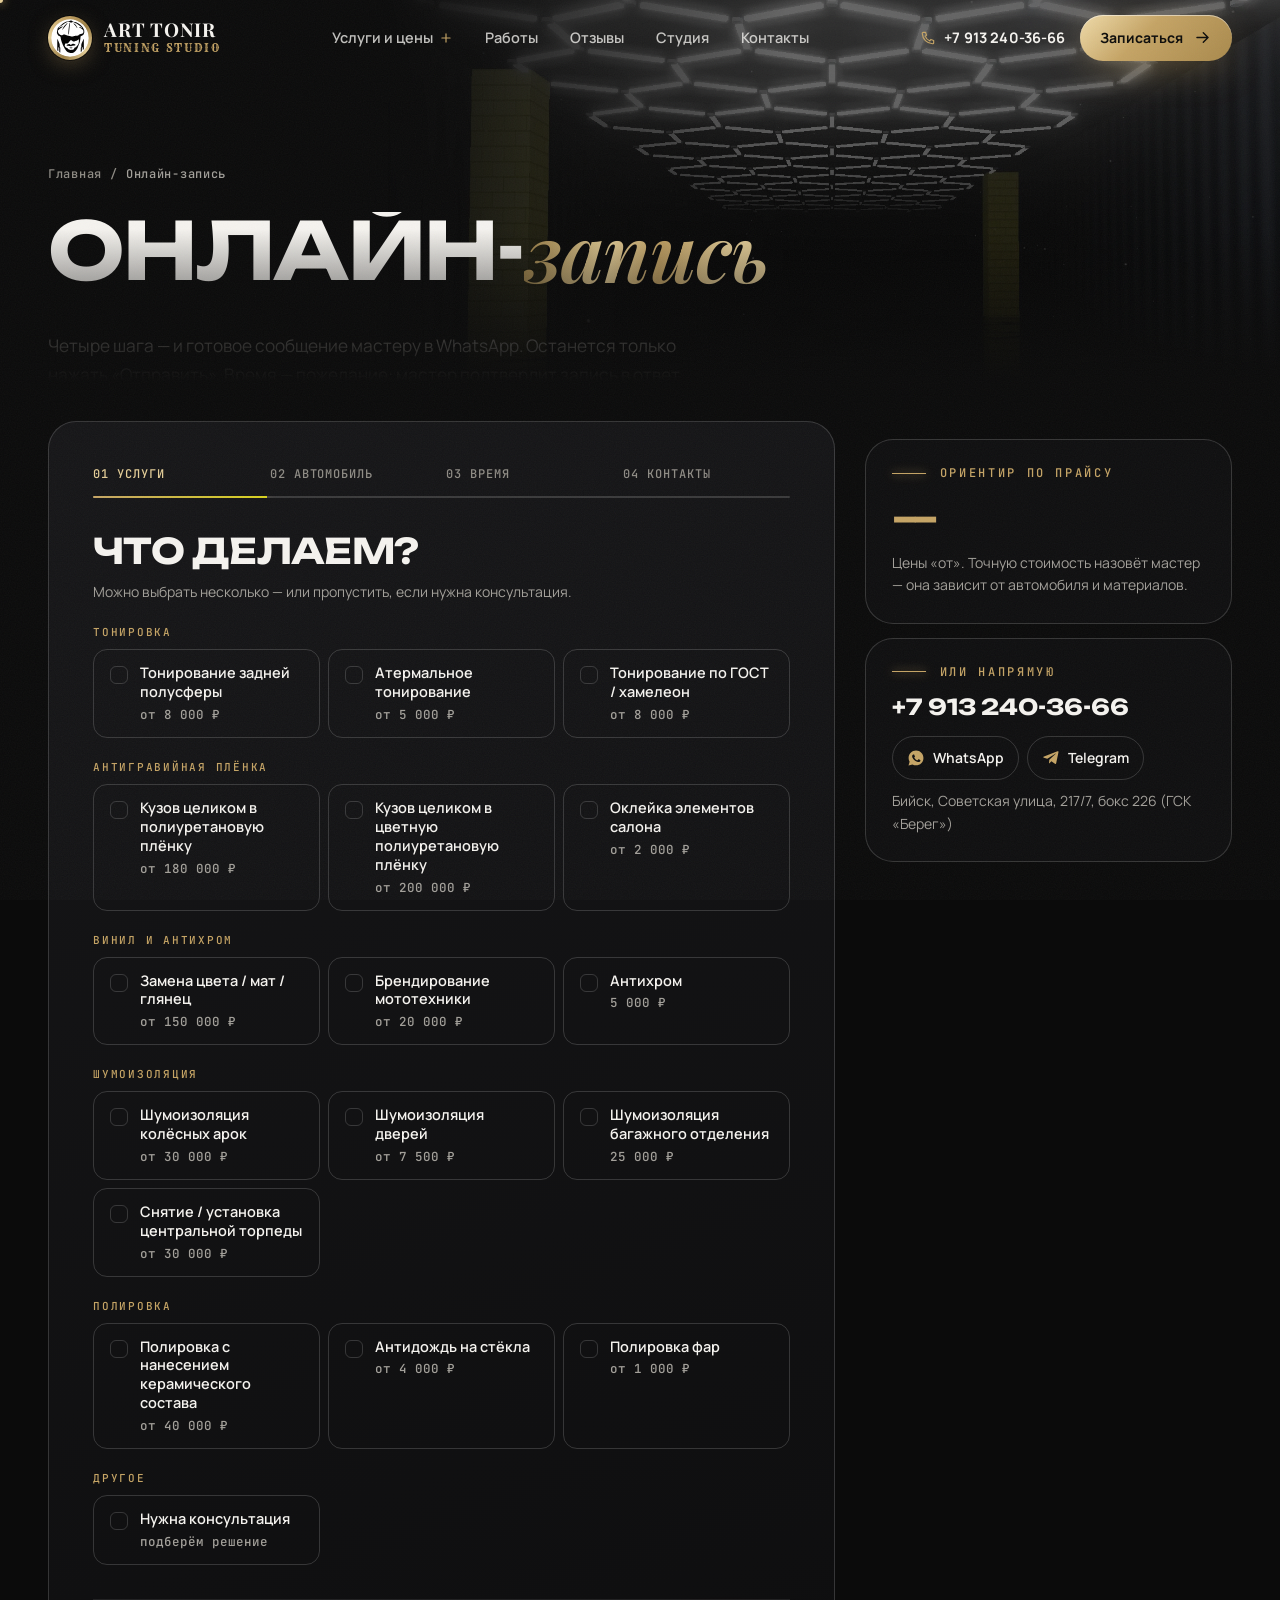
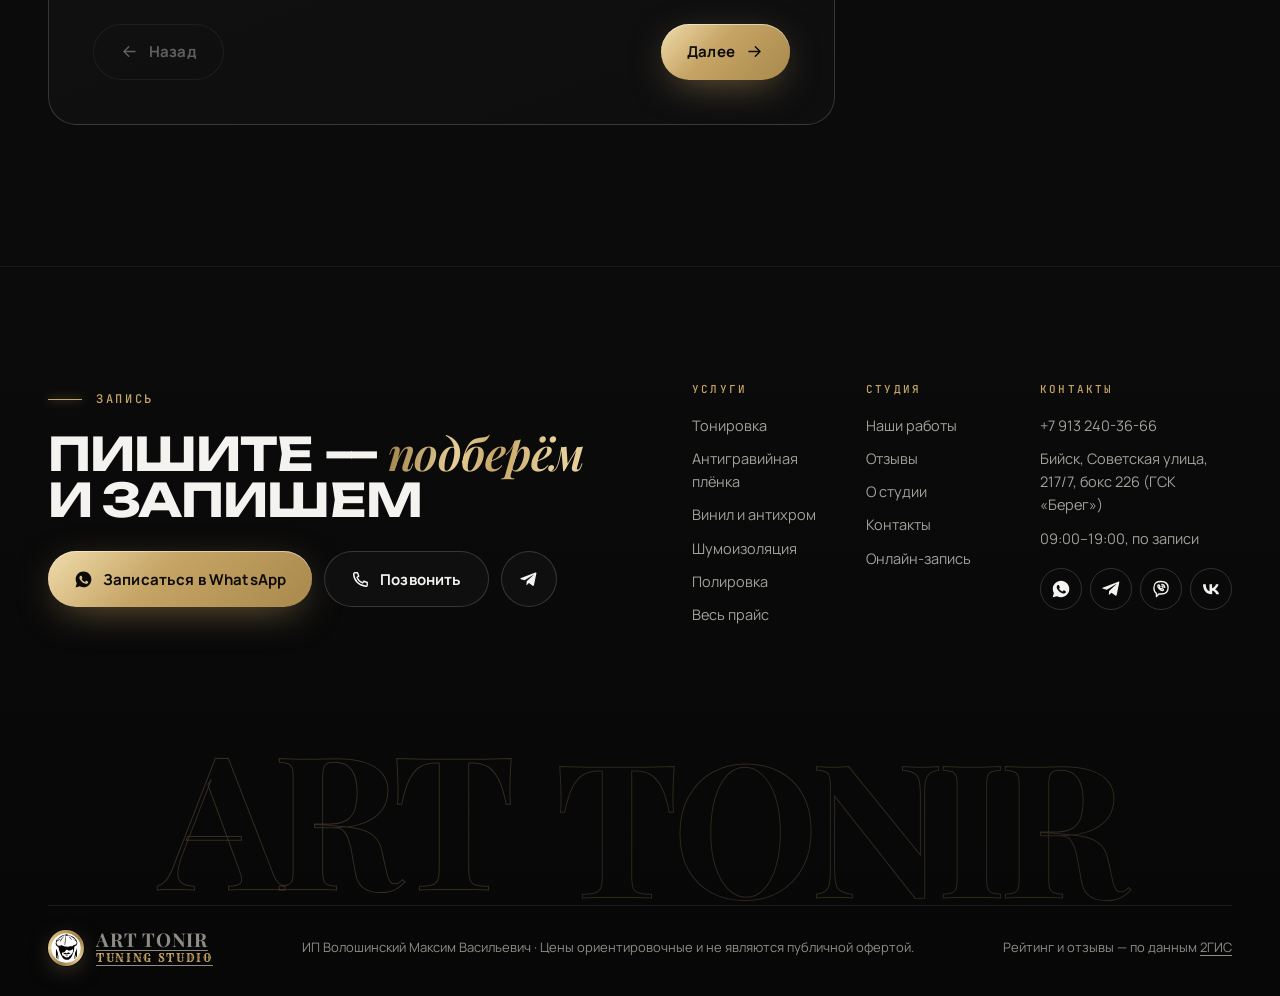
<file: zapis.html>
<!doctype html>
<html lang="ru">
<head>
<meta charset="utf-8">
<meta name="viewport" content="width=device-width, initial-scale=1, viewport-fit=cover">
<title>Онлайн-запись в ART TONIR — тонировка и плёнка в Бийске</title>
<meta name="description" content="Запишитесь в тюнинг-студию ART TONIR онлайн: выберите услуги, укажите автомобиль и удобное время — сообщение уйдёт мастеру в WhatsApp. Бийск, Советская 217/7.">
<meta name="theme-color" content="#0B0B0B">
<meta name="robots" content="noindex, nofollow">
<link rel="canonical" href="https://demositestxv1.netlify.app/zapis.html">
<meta property="og:url" content="https://demositestxv1.netlify.app/zapis.html">
<meta property="og:type" content="website">
<meta property="og:locale" content="ru_RU">
<meta property="og:site_name" content="ART TONIR">
<meta property="og:title" content="Онлайн-запись в ART TONIR — тонировка и плёнка в Бийске">
<meta property="og:description" content="Запишитесь в тюнинг-студию ART TONIR онлайн: выберите услуги, укажите автомобиль и удобное время — сообщение уйдёт мастеру в WhatsApp. Бийск, Советская 217/7.">
<meta property="og:image" content="https://demositestxv1.netlify.app/assets/img/og.jpg">
<meta property="og:image:width" content="1200">
<meta property="og:image:height" content="630">
<meta property="og:image:alt" content="ART TONIR — тонировка, антигравийная плёнка и шумоизоляция в Бийске">
<meta name="twitter:card" content="summary_large_image">
<link rel="icon" type="image/png" sizes="32x32" href="assets/img/logo/logo-32.png">
<link rel="apple-touch-icon" href="assets/img/logo/logo-180.png">
<link rel="preconnect" href="https://fonts.googleapis.com">
<link rel="preconnect" href="https://fonts.gstatic.com" crossorigin>
<link rel="stylesheet" href="https://fonts.googleapis.com/css2?family=Unbounded:wght@400;500;600;700;800&family=Manrope:wght@400;500;600;700;800&family=Playfair+Display:ital,wght@0,600;0,700;1,500;1,600;1,700&family=JetBrains+Mono:wght@400;500&family=Rye&display=swap">
<link rel="stylesheet" href="assets/css/main.css?v=6">

<script>(function(d){var h=d.documentElement;h.classList.add('js');if(!matchMedia('(prefers-reduced-motion: reduce)').matches){h.classList.add('anim');setTimeout(function(){if(!window.__AT_READY){h.classList.remove('anim')}},4000)}try{if(sessionStorage.getItem('at-pt')){h.classList.add('pt-in');sessionStorage.removeItem('at-pt')}}catch(e){}})(document)</script>

<script type="application/ld+json">{"@context":"https://schema.org","@type":"AutoRepair","name":"ART TONIR (Арт Тонир)","alternateName":["Арт Тонир","ART TONIR Tuning Studio","Art Tonir"],"description":"Тюнинг-студия в Бийске: тонировка, антигравийная плёнка, оклейка винилом, шумоизоляция, полировка.","image":"https://demositestxv1.netlify.app/assets/img/og.jpg","logo":"https://demositestxv1.netlify.app/assets/img/logo/logo-512.png","telephone":"+79132403666","address":{"@type":"PostalAddress","streetAddress":"Советская улица, 217/7, ГСК «Берег», бокс 226","addressLocality":"Бийск","addressRegion":"Алтайский край","postalCode":"659321","addressCountry":"RU"},"geo":{"@type":"GeoCoordinates","latitude":52.506837,"longitude":85.167647},"openingHours":"09:00-19:00","paymentAccepted":"Наличные, оплата через банк, перевод с карты","priceRange":"₽₽","sameAs":["https://vk.com/club41185870","https://2gis.ru/biysk/firm/2815279048724091"],"aggregateRating":{"@type":"AggregateRating","ratingValue":"5.0","ratingCount":123,"reviewCount":92,"bestRating":"5"},"url":"https://demositestxv1.netlify.app/"}</script>
</head>
<body class="">
<a class="skip" href="#main">Перейти к содержанию</a>
<svg width="0" height="0" style="position:absolute" aria-hidden="true">
<symbol id="i-wa" viewBox="0 0 24 24"><path fill="currentColor" d="M12.04 2C6.58 2 2.13 6.45 2.13 11.91c0 1.75.46 3.45 1.32 4.95L2.05 22l5.25-1.38a9.9 9.9 0 0 0 4.74 1.21c5.46 0 9.91-4.45 9.91-9.91C21.95 6.45 17.5 2 12.04 2Zm5.8 14.03c-.24.68-1.42 1.3-1.95 1.35-.5.05-.97.23-3.27-.68-2.77-1.09-4.52-3.92-4.66-4.1-.13-.18-1.11-1.48-1.11-2.82 0-1.34.7-2 .95-2.27.25-.27.54-.34.72-.34h.52c.17 0 .4-.06.62.48.24.56.8 1.94.87 2.08.07.14.11.3.02.48-.09.18-.14.3-.27.46l-.41.48c-.14.14-.28.29-.12.56.16.27.71 1.17 1.52 1.9 1.05.93 1.93 1.22 2.2 1.36.27.14.43.11.59-.07.16-.18.68-.79.86-1.06.18-.27.36-.23.61-.14.25.09 1.58.75 1.85.88.27.14.45.2.52.32.07.11.07.66-.17 1.34Z"/></symbol>
<symbol id="i-tg" viewBox="0 0 24 24"><path fill="currentColor" d="M21.94 4.3 18.9 19.04c-.23 1.02-.83 1.27-1.69.79l-4.66-3.43-2.25 2.16c-.25.25-.46.46-.94.46l.34-4.76 8.66-7.83c.38-.34-.08-.52-.58-.19L7.07 13.02l-4.6-1.44c-1-.31-1.02-1 .21-1.48l18-6.94c.83-.3 1.56.2 1.26 1.14Z"/></symbol>
<symbol id="i-phone" viewBox="0 0 24 24"><path fill="none" stroke="currentColor" stroke-width="1.8" stroke-linecap="round" stroke-linejoin="round" d="M5 3.5h3.2l1.6 4.3-2.1 1.4a11.5 11.5 0 0 0 7.1 7.1l1.4-2.1 4.3 1.6V19a1.6 1.6 0 0 1-1.7 1.6C10.3 20.1 3.9 13.7 3.4 5.2A1.6 1.6 0 0 1 5 3.5Z"/></symbol>
<symbol id="i-arrow" viewBox="0 0 24 24"><path fill="none" stroke="currentColor" stroke-width="1.8" stroke-linecap="round" stroke-linejoin="round" d="M5 12h14m-6-6 6 6-6 6"/></symbol>
<symbol id="i-arrow-up" viewBox="0 0 24 24"><path fill="none" stroke="currentColor" stroke-width="1.8" stroke-linecap="round" stroke-linejoin="round" d="M7 17 17 7M8 7h9v9"/></symbol>
<symbol id="i-star" viewBox="0 0 24 24"><path fill="currentColor" d="m12 2.6 2.8 6 6.6.7-4.9 4.5 1.4 6.5L12 17l-5.9 3.3 1.4-6.5-4.9-4.5 6.6-.7L12 2.6Z"/></symbol>
<symbol id="i-vk" viewBox="0 0 24 24"><path fill="currentColor" d="M12.8 18.2C6.3 18.2 2.6 13.8 2.4 6.3h3.3c.1 5.5 2.6 7.8 4.5 8.3V6.3h3.1v4.7c1.9-.2 3.9-2.4 4.6-4.7H21c-.5 2.9-2.6 5.1-4.1 6 1.5.7 3.9 2.6 4.8 5.9h-3.4c-.7-2.2-2.5-4-4.9-4.2v4.2h-.6Z"/></symbol>
<symbol id="i-viber" viewBox="0 0 24 24"><path fill="none" stroke="currentColor" stroke-width="1.6" stroke-linecap="round" stroke-linejoin="round" d="M12 3c5 0 8.5 1.6 8.5 7.5S17 18 12 18c-.8 0-1.6-.1-2.3-.2L6.5 21v-3.9C4.4 16 3.5 13.9 3.5 10.5 3.5 4.6 7 3 12 3Zm-2.2 4.2c-.5-.3-1.1 0-1.4.5-.5.8 0 2.5 1.6 4.2 1.6 1.7 3.4 2.4 4.3 1.9.5-.3.8-.9.4-1.4l-.9-.8c-.3-.3-.8-.3-1.1 0l-.4.4c-.9-.4-1.8-1.3-2.2-2.2l.4-.4c.3-.3.3-.8 0-1.1l-.7-1.1ZM13 6.5a4 4 0 0 1 3.5 3.6M13 8.6a2 2 0 0 1 1.5 1.5"/></symbol>
<symbol id="i-pin" viewBox="0 0 24 24"><path fill="none" stroke="currentColor" stroke-width="1.8" stroke-linecap="round" stroke-linejoin="round" d="M12 21s-7-6.1-7-11.5A7 7 0 0 1 19 9.5C19 14.9 12 21 12 21Zm0-8.5a3 3 0 1 0 0-6 3 3 0 0 0 0 6Z"/></symbol>
<symbol id="i-clock" viewBox="0 0 24 24"><path fill="none" stroke="currentColor" stroke-width="1.8" stroke-linecap="round" stroke-linejoin="round" d="M12 21a9 9 0 1 0 0-18 9 9 0 0 0 0 18Zm0-13v4.5l3 1.8"/></symbol>
<symbol id="i-card" viewBox="0 0 24 24"><path fill="none" stroke="currentColor" stroke-width="1.8" stroke-linecap="round" stroke-linejoin="round" d="M3.5 6.5h17v11h-17zM3.5 10h17M7 14.5h3"/></symbol>
<symbol id="i-plus" viewBox="0 0 24 24"><path fill="none" stroke="currentColor" stroke-width="2" stroke-linecap="round" d="M12 5v14M5 12h14"/></symbol>
<symbol id="i-check" viewBox="0 0 24 24"><path fill="none" stroke="currentColor" stroke-width="2.2" stroke-linecap="round" stroke-linejoin="round" d="m5 12.5 4.5 4.5L19 7.5"/></symbol>
<symbol id="i-close" viewBox="0 0 24 24"><path fill="none" stroke="currentColor" stroke-width="2" stroke-linecap="round" d="M6 6l12 12M18 6 6 18"/></symbol>
<symbol id="i-door" viewBox="0 0 24 24"><path fill="none" stroke="currentColor" stroke-width="1.8" stroke-linecap="round" stroke-linejoin="round" d="M5 21V4.5A1.5 1.5 0 0 1 6.5 3h11A1.5 1.5 0 0 1 19 4.5V21M3 21h18M15 12h.01"/></symbol>
<symbol id="i-list" viewBox="0 0 24 24"><path fill="none" stroke="currentColor" stroke-width="1.8" stroke-linecap="round" d="M9 6h11M9 12h11M9 18h11M4.5 6h.01M4.5 12h.01M4.5 18h.01"/></symbol>
<symbol id="i-sound" viewBox="0 0 24 24"><path fill="none" stroke="currentColor" stroke-width="1.8" stroke-linecap="round" stroke-linejoin="round" d="M4 9.5h3.5L12 5.5v13l-4.5-4H4zM16 9a4 4 0 0 1 0 6M18.5 6.5a7.5 7.5 0 0 1 0 11"/></symbol>
<symbol id="i-bolt" viewBox="0 0 24 24"><path fill="currentColor" d="M13.5 2 4 14h6.5L9.5 22 20 9.5h-6.6L13.5 2Z"/></symbol>
</svg>
<div class="pt" aria-hidden="true"><div class="pt__film"><span class="pt__edge"></span><span class="pt__logo"><svg viewBox="0 0 776 776" aria-hidden="true" focusable="false">
  <circle cx="388.0" cy="388.0" r="382.0" fill="#ffffff"/>
  <path fill="#000000" fill-rule="evenodd" d="M396.0,692.5C386.3,691.1 371.9,687.5 362.0,683.9C346.8,678.3 327.5,665.3 313.8,651.4C300.2,637.4 290.9,625.1 278.6,604.3C272.0,593.1 248.9,547.0 245.2,537.5C244.1,534.8 241.1,527.3 238.5,521.0C232.5,506.2 229.8,499.0 225.0,485.5C222.8,479.4 219.9,471.4 218.5,467.7C211.1,447.8 201.3,409.1 198.0,386.5C196.9,378.8 195.5,371.0 194.9,369.3C192.9,363.1 186.1,357.8 168.8,348.9C148.8,338.6 144.2,334.5 139.2,322.5C137.3,318.1 133.1,310.4 129.8,305.3C122.3,293.8 121.0,289.5 121.0,276.1C121.1,264.9 121.2,264.0 125.4,246.2C126.9,239.9 128.5,229.8 129.1,223.7C130.9,203.9 134.3,192.2 141.1,182.3C145.1,176.6 148.1,173.4 157.6,165.5C161.4,162.2 174.0,151.4 185.6,141.5C225.9,106.7 251.6,87.5 277.0,72.8C298.6,60.3 315.0,55.1 342.0,52.0C354.8,50.5 366.8,48.1 370.5,46.3C372.1,45.4 375.9,43.0 378.8,40.8C386.4,35.2 391.8,33.0 401.8,31.8C419.3,29.7 432.0,34.5 440.7,46.7C443.2,50.2 446.4,53.7 447.9,54.4C449.3,55.2 453.9,56.1 458.0,56.4C494.0,59.7 534.1,73.5 569.0,94.8C599.5,113.4 632.1,144.3 649.6,171.3C663.2,192.1 671.9,211.2 676.7,230.8C679.1,240.3 679.4,243.4 679.4,259.0C679.4,278.4 678.2,285.0 671.9,299.2C663.2,319.2 651.9,328.7 617.7,345.0C608.3,349.5 606.6,350.7 605.4,353.6C604.0,356.9 603.4,362.2 601.0,390.5C598.7,417.6 593.6,452.7 589.9,466.0C585.9,480.3 579.8,497.6 570.3,521.5C565.0,534.7 560.4,546.6 559.9,548.0C559.5,549.4 557.5,554.3 555.5,559.0C553.5,563.7 550.6,570.9 549.0,575.0C538.2,603.6 526.1,624.6 509.2,643.6C481.8,674.3 460.5,688.2 434.0,692.6C423.8,694.3 408.9,694.2 396.0,692.5Z M178.4,680.7L169.5,674.4L169.0,631.5C168.6,600.1 168.2,587.9 167.3,586.4C166.0,584.2 159.3,579.8 155.4,578.6C154.0,578.2 152.6,578.5 151.6,579.5C150.2,581.0 150.0,585.5 150.0,618.6C150.0,647.9 149.7,656.0 148.8,656.0C148.1,656.0 143.1,651.8 137.7,646.7L128.0,637.5L128.0,522.8L128.0,408.0L130.3,408.0C132.9,408.0 132.6,407.3 143.7,432.0C157.9,463.4 163.8,477.3 174.5,505.5C178.2,515.2 179.1,524.6 178.9,549.9L178.7,573.4L181.0,574.9C182.2,575.8 184.8,577.9 186.6,579.7L190.0,582.8L190.0,634.9C190.0,678.3 189.8,687.0 188.6,687.0C187.9,687.0 183.3,684.2 178.4,680.7Z M608.0,629.0C608.0,580.8 607.7,582.7 615.2,576.0C617.5,573.9 619.2,571.5 619.3,570.0C619.4,568.6 619.1,560.5 618.6,552.0C617.2,525.4 620.4,511.2 635.6,476.6C639.8,467.2 646.3,452.3 650.2,443.5C654.0,434.7 659.1,423.2 661.4,418.0C664.6,410.6 666.0,408.4 667.7,408.2C669.3,408.0 670.1,408.5 670.5,410.3C670.9,411.6 671.0,457.7 670.8,512.7L670.5,612.7L661.4,623.1C656.4,628.8 651.6,633.6 650.7,633.8C649.1,634.1 649.0,632.0 649.0,607.7C649.0,583.7 648.8,581.0 647.2,579.0L645.4,576.8L640.3,579.3C630.9,584.1 630.4,585.3 629.7,604.5C629.3,613.8 629.0,629.3 629.0,639.0L629.0,656.6L619.8,664.3C614.7,668.5 610.0,672.0 609.3,672.0C608.3,672.0 608.0,663.5 608.0,629.0Z M438.0,628.5C456.5,625.4 462.8,620.5 473.0,601.2C482.0,584.2 483.4,582.6 491.2,581.0C498.6,579.6 509.0,575.8 512.5,573.3C513.9,572.3 517.6,567.5 520.7,562.5C527.7,551.3 531.3,546.7 541.5,536.0C550.5,526.5 552.4,524.0 556.8,515.9C561.4,507.3 564.7,495.7 565.9,483.0C566.6,476.7 567.8,467.7 568.6,463.1C570.0,455.4 570.0,454.4 568.4,450.0C566.7,445.3 566.7,445.2 569.1,441.4C572.5,435.9 572.5,427.2 569.1,423.6C566.1,420.4 561.3,419.4 556.6,421.0C554.7,421.6 549.3,425.7 544.7,430.0C540.0,434.3 535.1,438.4 533.8,439.1C532.6,439.8 523.6,442.9 514.0,446.1C504.4,449.3 492.7,453.3 488.0,455.1C480.2,458.1 478.5,458.4 468.0,458.4C455.1,458.5 455.6,458.7 436.2,447.1C420.7,437.9 415.9,436.0 407.8,436.0C395.9,436.0 390.6,440.4 373.1,464.8C360.2,482.6 354.7,488.7 345.8,494.6C334.8,501.9 329.7,503.1 310.4,502.8C291.4,502.5 292.4,502.0 286.7,513.5C276.7,533.5 277.8,548.2 290.7,567.2C301.2,582.9 309.5,588.5 326.1,591.6C335.9,593.4 340.4,595.7 342.8,600.1C347.7,609.1 352.4,615.3 356.7,618.4C363.4,623.4 374.9,627.6 385.5,629.0C390.4,629.6 395.2,630.3 396.0,630.5C399.6,631.4 429.4,630.0 438.0,628.5Z M400.5,597.0C392.2,594.6 379.8,588.5 377.1,585.6C375.8,584.3 375.0,582.4 375.2,581.3C375.5,579.8 376.4,579.5 381.5,579.8C384.8,579.9 398.5,580.1 412.0,580.3C425.5,580.4 437.1,580.9 437.8,581.3C442.3,584.3 434.0,593.5 423.6,597.0C416.3,599.4 408.5,599.5 400.5,597.0Z M398.5,554.3C392.0,551.9 390.3,551.7 375.0,551.6C359.8,551.5 357.8,551.3 349.1,548.6C341.0,546.2 338.6,545.8 332.8,546.4C324.8,547.1 322.6,546.3 321.1,541.9C317.4,531.3 321.8,525.4 336.5,520.9C342.0,519.2 350.3,515.7 354.9,513.2C368.5,505.9 374.3,506.9 387.9,518.5C397.2,526.4 403.9,528.9 411.0,527.0C414.2,526.1 417.6,523.6 424.4,517.1C438.4,503.8 440.0,503.7 472.0,512.2C495.7,518.5 500.2,521.6 498.6,530.3C497.4,536.6 494.6,538.0 481.1,539.5C474.4,540.3 466.5,541.8 463.4,542.9C456.1,545.7 451.2,546.7 439.9,548.0C430.6,549.1 421.8,551.2 419.6,552.8C418.1,554.0 409.0,557.0 407.1,557.0C406.2,557.0 402.4,555.8 398.5,554.3Z M448.8,355.0C454.3,353.9 465.5,351.2 473.7,349.1C492.8,344.1 494.2,344.0 522.0,343.1C551.1,342.1 551.3,342.0 564.4,328.6C569.4,323.5 575.5,318.2 578.0,317.0C582.8,314.6 599.0,309.7 606.1,308.5C616.2,306.8 637.6,300.9 642.8,298.4C649.5,295.1 657.6,287.6 658.6,283.7C659.0,282.0 658.7,279.1 658.0,276.9C656.8,273.3 656.8,272.7 658.9,269.9C664.7,262.1 664.0,242.4 657.5,229.5C648.1,210.6 628.8,195.2 591.3,176.9C577.3,170.0 569.0,165.4 569.0,164.5C569.0,162.3 572.3,162.7 583.0,165.9C598.4,170.6 608.2,174.4 624.8,181.9C633.5,185.9 637.0,186.5 637.0,184.0C637.0,182.4 624.3,168.5 612.9,157.5C593.2,138.6 566.7,118.6 537.6,100.6C522.9,91.5 516.0,88.2 507.3,85.9C502.1,84.6 498.7,83.1 496.2,80.8C494.2,79.1 489.4,76.2 485.5,74.4C477.0,70.5 450.1,62.0 446.1,62.0C444.5,62.0 439.2,63.8 434.3,66.1C429.5,68.4 421.4,71.0 416.5,72.1C408.7,73.7 406.3,73.8 398.5,72.9C389.1,71.7 383.3,69.5 375.1,63.6C370.9,60.6 370.3,60.5 361.6,60.6C355.4,60.7 348.3,61.8 339.5,63.8C310.1,70.7 289.5,80.9 264.5,101.0C254.9,108.8 242.5,117.4 229.5,125.5C223.4,129.2 212.8,135.9 205.8,140.4C198.8,144.9 191.7,149.3 190.1,150.2C188.4,151.1 186.5,153.2 185.8,154.7C184.2,158.6 181.0,162.0 179.0,162.0C173.5,162.0 158.1,176.0 153.8,184.9C151.8,189.1 151.8,189.4 153.4,190.6C156.0,192.4 157.7,191.6 176.8,179.1C195.0,167.3 201.8,163.6 212.5,159.7C219.8,157.1 237.0,154.4 239.6,155.4C244.9,157.4 238.2,162.5 176.2,203.5C155.3,217.4 146.8,226.7 143.4,239.5C138.3,258.6 148.9,290.7 166.0,308.1C171.6,313.8 174.4,315.6 186.0,321.2C205.1,330.4 208.7,331.5 220.0,331.5C228.8,331.5 230.1,331.2 238.0,327.6C252.5,321.1 260.1,319.0 269.3,319.0C283.4,319.0 297.6,323.0 321.5,333.8C341.8,342.9 348.0,344.4 377.3,347.5C385.4,348.4 394.0,349.8 396.3,350.6C413.5,356.9 431.9,358.4 448.8,355.0Z M358.2,318.7C352.7,312.1 352.6,276.1 358.0,219.4C359.1,207.4 360.7,192.8 361.5,187.0C362.4,181.2 363.5,172.2 364.0,167.0C366.8,140.7 372.7,103.8 375.7,94.5C379.1,83.7 384.3,76.9 387.1,79.7C387.9,80.5 385.8,110.5 384.5,116.5C384.2,117.6 383.4,126.4 382.5,136.0C381.7,145.6 380.1,161.8 379.0,172.0C374.2,217.4 370.2,258.2 368.5,279.8C367.0,297.7 364.4,315.2 362.8,318.2C361.8,320.3 359.7,320.5 358.2,318.7Z M229.4,222.6C228.8,221.0 231.6,211.6 235.5,202.3C242.2,186.2 251.1,171.1 267.2,148.5C277.5,134.2 324.4,88.1 333.7,83.2C340.6,79.5 339.3,83.5 329.2,96.9C305.5,128.0 280.2,161.4 266.8,179.0C258.6,189.7 247.6,204.2 242.3,211.2C233.1,223.5 230.6,225.7 229.4,222.6Z M531.8,182.2C530.4,180.7 525.8,174.6 521.5,168.5C511.2,154.0 502.0,142.2 498.0,138.5C496.3,136.8 492.8,132.5 490.4,128.7C486.4,122.5 484.5,120.9 475.4,115.4C473.8,114.5 473.7,113.9 474.7,111.7C475.8,109.3 475.4,108.4 469.5,100.3C457.8,84.5 456.5,82.0 459.4,82.0C461.3,82.0 479.7,97.5 491.3,108.9C506.1,123.3 516.5,137.2 527.3,156.7C532.3,165.7 538.0,179.8 538.0,183.0C538.0,185.9 534.9,185.5 531.8,182.2Z"/>
</svg>
</span></div></div>
<div class="cursor" aria-hidden="true"><div class="cursor__ring"><span class="cursor__label"></span></div><div class="cursor__dot"></div></div>
<div class="toast" role="status" aria-live="polite"></div>
<header class="hdr" data-hdr>
  <div class="container hdr__in">
    <a class="brand " href="index.html" aria-label="ART TONIR — на главную">
  <span class="brand__badge"><svg viewBox="0 0 776 776" aria-hidden="true" focusable="false">
  <circle cx="388.0" cy="388.0" r="382.0" fill="#ffffff"/>
  <path fill="#000000" fill-rule="evenodd" d="M396.0,692.5C386.3,691.1 371.9,687.5 362.0,683.9C346.8,678.3 327.5,665.3 313.8,651.4C300.2,637.4 290.9,625.1 278.6,604.3C272.0,593.1 248.9,547.0 245.2,537.5C244.1,534.8 241.1,527.3 238.5,521.0C232.5,506.2 229.8,499.0 225.0,485.5C222.8,479.4 219.9,471.4 218.5,467.7C211.1,447.8 201.3,409.1 198.0,386.5C196.9,378.8 195.5,371.0 194.9,369.3C192.9,363.1 186.1,357.8 168.8,348.9C148.8,338.6 144.2,334.5 139.2,322.5C137.3,318.1 133.1,310.4 129.8,305.3C122.3,293.8 121.0,289.5 121.0,276.1C121.1,264.9 121.2,264.0 125.4,246.2C126.9,239.9 128.5,229.8 129.1,223.7C130.9,203.9 134.3,192.2 141.1,182.3C145.1,176.6 148.1,173.4 157.6,165.5C161.4,162.2 174.0,151.4 185.6,141.5C225.9,106.7 251.6,87.5 277.0,72.8C298.6,60.3 315.0,55.1 342.0,52.0C354.8,50.5 366.8,48.1 370.5,46.3C372.1,45.4 375.9,43.0 378.8,40.8C386.4,35.2 391.8,33.0 401.8,31.8C419.3,29.7 432.0,34.5 440.7,46.7C443.2,50.2 446.4,53.7 447.9,54.4C449.3,55.2 453.9,56.1 458.0,56.4C494.0,59.7 534.1,73.5 569.0,94.8C599.5,113.4 632.1,144.3 649.6,171.3C663.2,192.1 671.9,211.2 676.7,230.8C679.1,240.3 679.4,243.4 679.4,259.0C679.4,278.4 678.2,285.0 671.9,299.2C663.2,319.2 651.9,328.7 617.7,345.0C608.3,349.5 606.6,350.7 605.4,353.6C604.0,356.9 603.4,362.2 601.0,390.5C598.7,417.6 593.6,452.7 589.9,466.0C585.9,480.3 579.8,497.6 570.3,521.5C565.0,534.7 560.4,546.6 559.9,548.0C559.5,549.4 557.5,554.3 555.5,559.0C553.5,563.7 550.6,570.9 549.0,575.0C538.2,603.6 526.1,624.6 509.2,643.6C481.8,674.3 460.5,688.2 434.0,692.6C423.8,694.3 408.9,694.2 396.0,692.5Z M178.4,680.7L169.5,674.4L169.0,631.5C168.6,600.1 168.2,587.9 167.3,586.4C166.0,584.2 159.3,579.8 155.4,578.6C154.0,578.2 152.6,578.5 151.6,579.5C150.2,581.0 150.0,585.5 150.0,618.6C150.0,647.9 149.7,656.0 148.8,656.0C148.1,656.0 143.1,651.8 137.7,646.7L128.0,637.5L128.0,522.8L128.0,408.0L130.3,408.0C132.9,408.0 132.6,407.3 143.7,432.0C157.9,463.4 163.8,477.3 174.5,505.5C178.2,515.2 179.1,524.6 178.9,549.9L178.7,573.4L181.0,574.9C182.2,575.8 184.8,577.9 186.6,579.7L190.0,582.8L190.0,634.9C190.0,678.3 189.8,687.0 188.6,687.0C187.9,687.0 183.3,684.2 178.4,680.7Z M608.0,629.0C608.0,580.8 607.7,582.7 615.2,576.0C617.5,573.9 619.2,571.5 619.3,570.0C619.4,568.6 619.1,560.5 618.6,552.0C617.2,525.4 620.4,511.2 635.6,476.6C639.8,467.2 646.3,452.3 650.2,443.5C654.0,434.7 659.1,423.2 661.4,418.0C664.6,410.6 666.0,408.4 667.7,408.2C669.3,408.0 670.1,408.5 670.5,410.3C670.9,411.6 671.0,457.7 670.8,512.7L670.5,612.7L661.4,623.1C656.4,628.8 651.6,633.6 650.7,633.8C649.1,634.1 649.0,632.0 649.0,607.7C649.0,583.7 648.8,581.0 647.2,579.0L645.4,576.8L640.3,579.3C630.9,584.1 630.4,585.3 629.7,604.5C629.3,613.8 629.0,629.3 629.0,639.0L629.0,656.6L619.8,664.3C614.7,668.5 610.0,672.0 609.3,672.0C608.3,672.0 608.0,663.5 608.0,629.0Z M438.0,628.5C456.5,625.4 462.8,620.5 473.0,601.2C482.0,584.2 483.4,582.6 491.2,581.0C498.6,579.6 509.0,575.8 512.5,573.3C513.9,572.3 517.6,567.5 520.7,562.5C527.7,551.3 531.3,546.7 541.5,536.0C550.5,526.5 552.4,524.0 556.8,515.9C561.4,507.3 564.7,495.7 565.9,483.0C566.6,476.7 567.8,467.7 568.6,463.1C570.0,455.4 570.0,454.4 568.4,450.0C566.7,445.3 566.7,445.2 569.1,441.4C572.5,435.9 572.5,427.2 569.1,423.6C566.1,420.4 561.3,419.4 556.6,421.0C554.7,421.6 549.3,425.7 544.7,430.0C540.0,434.3 535.1,438.4 533.8,439.1C532.6,439.8 523.6,442.9 514.0,446.1C504.4,449.3 492.7,453.3 488.0,455.1C480.2,458.1 478.5,458.4 468.0,458.4C455.1,458.5 455.6,458.7 436.2,447.1C420.7,437.9 415.9,436.0 407.8,436.0C395.9,436.0 390.6,440.4 373.1,464.8C360.2,482.6 354.7,488.7 345.8,494.6C334.8,501.9 329.7,503.1 310.4,502.8C291.4,502.5 292.4,502.0 286.7,513.5C276.7,533.5 277.8,548.2 290.7,567.2C301.2,582.9 309.5,588.5 326.1,591.6C335.9,593.4 340.4,595.7 342.8,600.1C347.7,609.1 352.4,615.3 356.7,618.4C363.4,623.4 374.9,627.6 385.5,629.0C390.4,629.6 395.2,630.3 396.0,630.5C399.6,631.4 429.4,630.0 438.0,628.5Z M400.5,597.0C392.2,594.6 379.8,588.5 377.1,585.6C375.8,584.3 375.0,582.4 375.2,581.3C375.5,579.8 376.4,579.5 381.5,579.8C384.8,579.9 398.5,580.1 412.0,580.3C425.5,580.4 437.1,580.9 437.8,581.3C442.3,584.3 434.0,593.5 423.6,597.0C416.3,599.4 408.5,599.5 400.5,597.0Z M398.5,554.3C392.0,551.9 390.3,551.7 375.0,551.6C359.8,551.5 357.8,551.3 349.1,548.6C341.0,546.2 338.6,545.8 332.8,546.4C324.8,547.1 322.6,546.3 321.1,541.9C317.4,531.3 321.8,525.4 336.5,520.9C342.0,519.2 350.3,515.7 354.9,513.2C368.5,505.9 374.3,506.9 387.9,518.5C397.2,526.4 403.9,528.9 411.0,527.0C414.2,526.1 417.6,523.6 424.4,517.1C438.4,503.8 440.0,503.7 472.0,512.2C495.7,518.5 500.2,521.6 498.6,530.3C497.4,536.6 494.6,538.0 481.1,539.5C474.4,540.3 466.5,541.8 463.4,542.9C456.1,545.7 451.2,546.7 439.9,548.0C430.6,549.1 421.8,551.2 419.6,552.8C418.1,554.0 409.0,557.0 407.1,557.0C406.2,557.0 402.4,555.8 398.5,554.3Z M448.8,355.0C454.3,353.9 465.5,351.2 473.7,349.1C492.8,344.1 494.2,344.0 522.0,343.1C551.1,342.1 551.3,342.0 564.4,328.6C569.4,323.5 575.5,318.2 578.0,317.0C582.8,314.6 599.0,309.7 606.1,308.5C616.2,306.8 637.6,300.9 642.8,298.4C649.5,295.1 657.6,287.6 658.6,283.7C659.0,282.0 658.7,279.1 658.0,276.9C656.8,273.3 656.8,272.7 658.9,269.9C664.7,262.1 664.0,242.4 657.5,229.5C648.1,210.6 628.8,195.2 591.3,176.9C577.3,170.0 569.0,165.4 569.0,164.5C569.0,162.3 572.3,162.7 583.0,165.9C598.4,170.6 608.2,174.4 624.8,181.9C633.5,185.9 637.0,186.5 637.0,184.0C637.0,182.4 624.3,168.5 612.9,157.5C593.2,138.6 566.7,118.6 537.6,100.6C522.9,91.5 516.0,88.2 507.3,85.9C502.1,84.6 498.7,83.1 496.2,80.8C494.2,79.1 489.4,76.2 485.5,74.4C477.0,70.5 450.1,62.0 446.1,62.0C444.5,62.0 439.2,63.8 434.3,66.1C429.5,68.4 421.4,71.0 416.5,72.1C408.7,73.7 406.3,73.8 398.5,72.9C389.1,71.7 383.3,69.5 375.1,63.6C370.9,60.6 370.3,60.5 361.6,60.6C355.4,60.7 348.3,61.8 339.5,63.8C310.1,70.7 289.5,80.9 264.5,101.0C254.9,108.8 242.5,117.4 229.5,125.5C223.4,129.2 212.8,135.9 205.8,140.4C198.8,144.9 191.7,149.3 190.1,150.2C188.4,151.1 186.5,153.2 185.8,154.7C184.2,158.6 181.0,162.0 179.0,162.0C173.5,162.0 158.1,176.0 153.8,184.9C151.8,189.1 151.8,189.4 153.4,190.6C156.0,192.4 157.7,191.6 176.8,179.1C195.0,167.3 201.8,163.6 212.5,159.7C219.8,157.1 237.0,154.4 239.6,155.4C244.9,157.4 238.2,162.5 176.2,203.5C155.3,217.4 146.8,226.7 143.4,239.5C138.3,258.6 148.9,290.7 166.0,308.1C171.6,313.8 174.4,315.6 186.0,321.2C205.1,330.4 208.7,331.5 220.0,331.5C228.8,331.5 230.1,331.2 238.0,327.6C252.5,321.1 260.1,319.0 269.3,319.0C283.4,319.0 297.6,323.0 321.5,333.8C341.8,342.9 348.0,344.4 377.3,347.5C385.4,348.4 394.0,349.8 396.3,350.6C413.5,356.9 431.9,358.4 448.8,355.0Z M358.2,318.7C352.7,312.1 352.6,276.1 358.0,219.4C359.1,207.4 360.7,192.8 361.5,187.0C362.4,181.2 363.5,172.2 364.0,167.0C366.8,140.7 372.7,103.8 375.7,94.5C379.1,83.7 384.3,76.9 387.1,79.7C387.9,80.5 385.8,110.5 384.5,116.5C384.2,117.6 383.4,126.4 382.5,136.0C381.7,145.6 380.1,161.8 379.0,172.0C374.2,217.4 370.2,258.2 368.5,279.8C367.0,297.7 364.4,315.2 362.8,318.2C361.8,320.3 359.7,320.5 358.2,318.7Z M229.4,222.6C228.8,221.0 231.6,211.6 235.5,202.3C242.2,186.2 251.1,171.1 267.2,148.5C277.5,134.2 324.4,88.1 333.7,83.2C340.6,79.5 339.3,83.5 329.2,96.9C305.5,128.0 280.2,161.4 266.8,179.0C258.6,189.7 247.6,204.2 242.3,211.2C233.1,223.5 230.6,225.7 229.4,222.6Z M531.8,182.2C530.4,180.7 525.8,174.6 521.5,168.5C511.2,154.0 502.0,142.2 498.0,138.5C496.3,136.8 492.8,132.5 490.4,128.7C486.4,122.5 484.5,120.9 475.4,115.4C473.8,114.5 473.7,113.9 474.7,111.7C475.8,109.3 475.4,108.4 469.5,100.3C457.8,84.5 456.5,82.0 459.4,82.0C461.3,82.0 479.7,97.5 491.3,108.9C506.1,123.3 516.5,137.2 527.3,156.7C532.3,165.7 538.0,179.8 538.0,183.0C538.0,185.9 534.9,185.5 531.8,182.2Z"/>
</svg>
</span>
  <span class="brand__txt"><b>ART TONIR</b><i>Tuning Studio</i></span>
</a>
    <nav class="nav" aria-label="Основное меню">
      <div class="nav__dd">
        <a href="uslugi.html" class="nav__link">Услуги и цены <svg class="ic ic--xs" aria-hidden="true"><use href="#i-plus"/></svg></a>
        <div class="mega" role="group" aria-label="Направления">
          <div class="mega__grid"><a class="mega__card" href="tonirovka.html">
        <span class="mega__img"><img src="assets/img/services/07_tint-rear-hemisphere-800.webp" srcset="assets/img/services/07_tint-rear-hemisphere-400.webp 400w, assets/img/services/07_tint-rear-hemisphere-800.webp 800w" sizes="220px" width="800" height="527" alt="Тонировка" loading="lazy" decoding="async"></span>
        <span class="mega__num">01</span>
        <span class="mega__name">Тонировка</span>
        <span class="mega__price">от 5 000&nbsp;₽</span>
      </a><a class="mega__card" href="antigravijnaya-plenka.html">
        <span class="mega__img"><img src="assets/img/services/01_ppf-full-body_photo1-800.webp" srcset="assets/img/services/01_ppf-full-body_photo1-400.webp 400w, assets/img/services/01_ppf-full-body_photo1-800.webp 800w" sizes="220px" width="800" height="524" alt="Антигравийная плёнка" loading="lazy" decoding="async"></span>
        <span class="mega__num">02</span>
        <span class="mega__name">Антигравийная плёнка</span>
        <span class="mega__price">от 2 000&nbsp;₽</span>
      </a><a class="mega__card" href="vinil.html">
        <span class="mega__img"><img src="assets/img/services/04_color-change-wrap-800.webp" srcset="assets/img/services/04_color-change-wrap-400.webp 400w, assets/img/services/04_color-change-wrap-800.webp 800w" sizes="220px" width="800" height="526" alt="Винил и антихром" loading="lazy" decoding="async"></span>
        <span class="mega__num">03</span>
        <span class="mega__name">Винил и антихром</span>
        <span class="mega__price">от 5 000&nbsp;₽</span>
      </a><a class="mega__card" href="shumoizolyaciya.html">
        <span class="mega__img"><img src="assets/img/services/10_soundproof-wheel-arches-800.webp" srcset="assets/img/services/10_soundproof-wheel-arches-400.webp 400w, assets/img/services/10_soundproof-wheel-arches-800.webp 800w" sizes="220px" width="800" height="529" alt="Шумоизоляция" loading="lazy" decoding="async"></span>
        <span class="mega__num">04</span>
        <span class="mega__name">Шумоизоляция</span>
        <span class="mega__price">от 7 500&nbsp;₽</span>
      </a><a class="mega__card" href="polirovka.html">
        <span class="mega__img"><img src="assets/img/services/14_polish-ceramic-800.webp" srcset="assets/img/services/14_polish-ceramic-400.webp 400w, assets/img/services/14_polish-ceramic-800.webp 800w" sizes="220px" width="800" height="486" alt="Полировка" loading="lazy" decoding="async"></span>
        <span class="mega__num">05</span>
        <span class="mega__name">Полировка</span>
        <span class="mega__price">от 1 000&nbsp;₽</span>
      </a></div>
          <a class="mega__all" href="uslugi.html">Весь прайс — 16 позиций <svg class="ic" aria-hidden="true"><use href="#i-arrow"/></svg></a>
        </div>
      </div>
      <a class="nav__link" href="raboty.html">Работы</a>
      <a class="nav__link" href="otzyvy.html">Отзывы</a>
      <a class="nav__link" href="studiya.html">Студия</a>
      <a class="nav__link" href="kontakty.html">Контакты</a>
    </nav>
    <div class="hdr__act">
      <a class="hdr__phone" href="tel:+79132403666"><svg class="ic ic--sm" aria-hidden="true"><use href="#i-phone"/></svg><span>+7 913 240-36-66</span></a>
      <a class="btn btn--gold btn--sm" href="zapis.html" data-magnetic><span>Записаться</span><svg class="ic" aria-hidden="true"><use href="#i-arrow"/></svg></a>
      <button class="burger" type="button" aria-label="Открыть меню" aria-expanded="false" aria-controls="mmenu"><span></span><span></span></button>
    </div>
  </div>
</header>
<div class="mmenu" id="mmenu" aria-hidden="true">
  <div class="mmenu__grid" aria-hidden="true"></div>
  <nav class="mmenu__nav" aria-label="Мобильное меню">
    <a href="index.html"><i>00</i>Главная</a>
    <a href="uslugi.html"><i>01</i>Услуги и цены</a>
    <div class="mmenu__sub"><a href="tonirovka.html">Тонировка</a><a href="antigravijnaya-plenka.html">Антигравийная плёнка</a><a href="vinil.html">Винил и антихром</a><a href="shumoizolyaciya.html">Шумоизоляция</a><a href="polirovka.html">Полировка</a></div>
    <a href="raboty.html"><i>02</i>Работы</a>
    <a href="otzyvy.html"><i>03</i>Отзывы</a>
    <a href="studiya.html"><i>04</i>Студия</a>
    <a href="kontakty.html"><i>05</i>Контакты</a>
    <a href="zapis.html"><i>06</i>Онлайн-запись</a>
  </nav>
  <div class="mmenu__foot">
    <a class="btn btn--gold" href="https://wa.me/79132403666?text=%D0%97%D0%B4%D1%80%D0%B0%D0%B2%D1%81%D1%82%D0%B2%D1%83%D0%B9%D1%82%D0%B5!%20%D0%A5%D0%BE%D1%87%D1%83%20%D0%B7%D0%B0%D0%BF%D0%B8%D1%81%D0%B0%D1%82%D1%8C%D1%81%D1%8F%20%D0%B2%20ART%20TONIR." target="_blank" rel="noopener"><svg class="ic" aria-hidden="true"><use href="#i-wa"/></svg><span>Записаться в WhatsApp</span></a>
    <a class="mmenu__phone" href="tel:+79132403666">+7 913 240-36-66</a>
    <p>Бийск, Советская улица, 217/7, бокс 226 (ГСК «Берег») · 09:00–19:00, по записи</p>
  </div>
</div>
<main id="main">

<section class="phero phero--text phero--tight">
  <div class="phero__grid" aria-hidden="true"></div>
  <div class="container">
    <nav class="crumbs" aria-label="Хлебные крошки"><a href="index.html">Главная</a><span>/</span><span aria-current="page">Онлайн-запись</span></nav>
    <h1 class="h1" data-split>Онлайн-<em>запись</em></h1>
    <p class="lead" data-reveal>Четыре шага — и готовое сообщение мастеру в WhatsApp. Останется только нажать «Отправить». Время — пожелание: мастер подтвердит запись в ответ.</p>
  </div>
</section>
<section class="section booking" data-booking>
  <div class="container booking__grid">
    <form class="wiz" novalidate>
      <ol class="wiz__steps" aria-hidden="true"><li class="is-on">Услуги</li><li>Автомобиль</li><li>Время</li><li>Контакты</li></ol>
      <div class="wiz__bar"><span></span></div>

      <fieldset class="wiz__pane is-on" data-pane="0">
        <legend>Что делаем?</legend>
        <p class="wiz__hint">Можно выбрать несколько — или пропустить, если нужна консультация.</p>
        <div class="wiz__cat"><p>Тонировка</p><div class="wiz__opts"><label class="opt"><input type="checkbox" name="svc" value="s01"><span><b>Тонирование задней полусферы</b><i>от 8 000 ₽</i></span></label><label class="opt"><input type="checkbox" name="svc" value="s02"><span><b>Атермальное тонирование</b><i>от 5 000 ₽</i></span></label><label class="opt"><input type="checkbox" name="svc" value="s03"><span><b>Тонирование по ГОСТ / хамелеон</b><i>от 8 000 ₽</i></span></label></div></div><div class="wiz__cat"><p>Антигравийная плёнка</p><div class="wiz__opts"><label class="opt"><input type="checkbox" name="svc" value="s04"><span><b>Кузов целиком в полиуретановую плёнку</b><i>от 180 000 ₽</i></span></label><label class="opt"><input type="checkbox" name="svc" value="s05"><span><b>Кузов целиком в цветную полиуретановую плёнку</b><i>от 200 000 ₽</i></span></label><label class="opt"><input type="checkbox" name="svc" value="s06"><span><b>Оклейка элементов салона</b><i>от 2 000 ₽</i></span></label></div></div><div class="wiz__cat"><p>Винил и антихром</p><div class="wiz__opts"><label class="opt"><input type="checkbox" name="svc" value="s07"><span><b>Замена цвета / мат / глянец</b><i>от 150 000 ₽</i></span></label><label class="opt"><input type="checkbox" name="svc" value="s08"><span><b>Брендирование мототехники</b><i>от 20 000 ₽</i></span></label><label class="opt"><input type="checkbox" name="svc" value="s09"><span><b>Антихром</b><i>5 000 ₽</i></span></label></div></div><div class="wiz__cat"><p>Шумоизоляция</p><div class="wiz__opts"><label class="opt"><input type="checkbox" name="svc" value="s10"><span><b>Шумоизоляция колёсных арок</b><i>от 30 000 ₽</i></span></label><label class="opt"><input type="checkbox" name="svc" value="s11"><span><b>Шумоизоляция дверей</b><i>от 7 500 ₽</i></span></label><label class="opt"><input type="checkbox" name="svc" value="s12"><span><b>Шумоизоляция багажного отделения</b><i>25 000 ₽</i></span></label><label class="opt"><input type="checkbox" name="svc" value="s13"><span><b>Снятие / установка центральной торпеды</b><i>от 30 000 ₽</i></span></label></div></div><div class="wiz__cat"><p>Полировка</p><div class="wiz__opts"><label class="opt"><input type="checkbox" name="svc" value="s14"><span><b>Полировка с нанесением керамического состава</b><i>от 40 000 ₽</i></span></label><label class="opt"><input type="checkbox" name="svc" value="s15"><span><b>Антидождь на стёкла</b><i>от 4 000 ₽</i></span></label><label class="opt"><input type="checkbox" name="svc" value="s16"><span><b>Полировка фар</b><i>от 1 000 ₽</i></span></label></div></div>
        <div class="wiz__cat"><p>Другое</p><div class="wiz__opts"><label class="opt"><input type="checkbox" name="svc" value="consult"><span><b>Нужна консультация</b><i>подберём решение</i></span></label></div></div>
      </fieldset>

      <fieldset class="wiz__pane" data-pane="1">
        <legend>Какой автомобиль?</legend>
        <label class="field"><span>Марка и модель</span><input name="car" autocomplete="off" placeholder="Например, Toyota RAV4"></label>
        <label class="field"><span>Год выпуска <i>(необязательно)</i></span><input name="year" inputmode="numeric" maxlength="4" placeholder="2022"></label>
        <label class="field"><span>Комментарий <i>(необязательно)</i></span><textarea name="comment" rows="3" placeholder="Что важно учесть?"></textarea></label>
      </fieldset>

      <fieldset class="wiz__pane" data-pane="2">
        <legend>Когда удобно?</legend>
        <label class="field"><span>Желаемая дата</span><input type="date" name="date"></label>
        <div class="field"><span>Желаемое время</span><div class="slots"><label><input type="radio" name="time" value="09:00"><span>09:00</span></label><label><input type="radio" name="time" value="10:00"><span>10:00</span></label><label><input type="radio" name="time" value="11:00"><span>11:00</span></label><label><input type="radio" name="time" value="12:00"><span>12:00</span></label><label><input type="radio" name="time" value="13:00"><span>13:00</span></label><label><input type="radio" name="time" value="14:00"><span>14:00</span></label><label><input type="radio" name="time" value="15:00"><span>15:00</span></label><label><input type="radio" name="time" value="16:00"><span>16:00</span></label><label><input type="radio" name="time" value="17:00"><span>17:00</span></label><label><input type="radio" name="time" value="18:00"><span>18:00</span></label></div></div>
        <p class="wiz__hint">Работаем 09:00–19:00 по записи. График по дням недели мастер уточнит в ответ.</p>
      </fieldset>

      <fieldset class="wiz__pane" data-pane="3">
        <legend>Как к вам обращаться?</legend>
        <label class="field"><span>Имя</span><input name="name" autocomplete="given-name" placeholder="Ваше имя"></label>
        <div class="wiz__summary" data-summary></div>
      </fieldset>

      <div class="wiz__nav">
        <button class="btn btn--ghost" type="button" data-wiz-prev disabled><svg class="ic ic--flip" aria-hidden="true"><use href="#i-arrow"/></svg><span>Назад</span></button>
        <button class="btn btn--gold" type="button" data-wiz-next><span>Далее</span><svg class="ic" aria-hidden="true"><use href="#i-arrow"/></svg></button>
        <a class="btn btn--gold" data-wiz-send href="https://wa.me/79132403666?text=%D0%97%D0%B4%D1%80%D0%B0%D0%B2%D1%81%D1%82%D0%B2%D1%83%D0%B9%D1%82%D0%B5!%20%D0%A5%D0%BE%D1%87%D1%83%20%D0%B7%D0%B0%D0%BF%D0%B8%D1%81%D0%B0%D1%82%D1%8C%D1%81%D1%8F%20%D0%B2%20ART%20TONIR." target="_blank" rel="noopener" hidden><svg class="ic" aria-hidden="true"><use href="#i-wa"/></svg><span>Отправить в WhatsApp</span></a>
      </div>
      <p class="wiz__alt" data-wiz-alt hidden>Удобнее в Telegram? <button type="button" class="link" data-wiz-tg>Скопировать текст и открыть Telegram</button> · или <a class="link" href="tel:+79132403666">позвоните</a></p>
    </form>
    <aside class="booking__aside">
      <div class="booking__card" data-reveal>
        <p class="eyebrow">Ориентир по прайсу</p>
        <b class="booking__sum" data-wiz-sum>—</b>
        <p>Цены «от». Точную стоимость назовёт мастер — она зависит от автомобиля и материалов.</p>
      </div>
      <div class="booking__card" data-reveal>
        <p class="eyebrow">Или напрямую</p>
        <a class="booking__tel" href="tel:+79132403666">+7 913 240-36-66</a>
        <div class="messengers"><a href="https://wa.me/79132403666?text=%D0%97%D0%B4%D1%80%D0%B0%D0%B2%D1%81%D1%82%D0%B2%D1%83%D0%B9%D1%82%D0%B5!%20%D0%A5%D0%BE%D1%87%D1%83%20%D0%B7%D0%B0%D0%BF%D0%B8%D1%81%D0%B0%D1%82%D1%8C%D1%81%D1%8F%20%D0%B2%20ART%20TONIR." target="_blank" rel="noopener"><svg class="ic" aria-hidden="true"><use href="#i-wa"/></svg>WhatsApp</a><a href="https://t.me/+79132403666" target="_blank" rel="noopener"><svg class="ic" aria-hidden="true"><use href="#i-tg"/></svg>Telegram</a></div>
        <p>Бийск, Советская улица, 217/7, бокс 226 (ГСК «Берег»)</p>
      </div>
    </aside>
  </div>
</section>

</main>
<footer class="ftr">
  <div class="container">
    <div class="ftr__top">
      <div class="ftr__cta">
        <p class="eyebrow">Запись</p>
        <p class="ftr__big">Пишите — <em>подберём</em><br>и запишем</p>
        <div class="btn-row">
          <a class="btn btn--gold" href="https://wa.me/79132403666?text=%D0%97%D0%B4%D1%80%D0%B0%D0%B2%D1%81%D1%82%D0%B2%D1%83%D0%B9%D1%82%D0%B5!%20%D0%A5%D0%BE%D1%87%D1%83%20%D0%B7%D0%B0%D0%BF%D0%B8%D1%81%D0%B0%D1%82%D1%8C%D1%81%D1%8F%20%D0%B2%20ART%20TONIR." target="_blank" rel="noopener" data-magnetic><svg class="ic" aria-hidden="true"><use href="#i-wa"/></svg><span>Записаться в WhatsApp</span></a>
          <a class="btn btn--ghost" href="tel:+79132403666"><svg class="ic" aria-hidden="true"><use href="#i-phone"/></svg><span>Позвонить</span></a>
          <a class="btn btn--icon" href="https://t.me/+79132403666" target="_blank" rel="noopener" aria-label="Telegram"><svg class="ic" aria-hidden="true"><use href="#i-tg"/></svg></a>
        </div>
      </div>
      <div class="ftr__cols">
        <div>
          <p class="ftr__h">Услуги</p>
          <a href="tonirovka.html">Тонировка</a><a href="antigravijnaya-plenka.html">Антигравийная плёнка</a><a href="vinil.html">Винил и антихром</a><a href="shumoizolyaciya.html">Шумоизоляция</a><a href="polirovka.html">Полировка</a>
          <a href="uslugi.html">Весь прайс</a>
        </div>
        <div>
          <p class="ftr__h">Студия</p>
          <a href="raboty.html">Наши работы</a>
          <a href="otzyvy.html">Отзывы</a>
          <a href="studiya.html">О студии</a>
          <a href="kontakty.html">Контакты</a>
          <a href="zapis.html">Онлайн-запись</a>
        </div>
        <div>
          <p class="ftr__h">Контакты</p>
          <a href="tel:+79132403666">+7 913 240-36-66</a>
          <a href="kontakty.html">Бийск, Советская улица, 217/7, бокс 226 (ГСК «Берег»)</a>
          <span>09:00–19:00, по записи</span>
          <div class="socials">
            <a href="https://wa.me/79132403666?text=%D0%97%D0%B4%D1%80%D0%B0%D0%B2%D1%81%D1%82%D0%B2%D1%83%D0%B9%D1%82%D0%B5!%20%D0%A5%D0%BE%D1%87%D1%83%20%D0%B7%D0%B0%D0%BF%D0%B8%D1%81%D0%B0%D1%82%D1%8C%D1%81%D1%8F%20%D0%B2%20ART%20TONIR." target="_blank" rel="noopener" aria-label="WhatsApp"><svg class="ic" aria-hidden="true"><use href="#i-wa"/></svg></a>
            <a href="https://t.me/+79132403666" target="_blank" rel="noopener" aria-label="Telegram"><svg class="ic" aria-hidden="true"><use href="#i-tg"/></svg></a>
            <a href="viber://chat/?number=%2B79132403666" aria-label="Viber"><svg class="ic" aria-hidden="true"><use href="#i-viber"/></svg></a>
            <a href="https://vk.com/club41185870" target="_blank" rel="noopener" aria-label="ВКонтакте"><svg class="ic" aria-hidden="true"><use href="#i-vk"/></svg></a>
          </div>
        </div>
      </div>
    </div>
    <div class="ftr__word" aria-hidden="true"><span>ART</span><span>TONIR</span></div>
    <div class="ftr__bottom">
      <a class="brand brand--sm" href="index.html" aria-label="ART TONIR — на главную">
  <span class="brand__badge"><svg viewBox="0 0 776 776" aria-hidden="true" focusable="false">
  <circle cx="388.0" cy="388.0" r="382.0" fill="#ffffff"/>
  <path fill="#000000" fill-rule="evenodd" d="M396.0,692.5C386.3,691.1 371.9,687.5 362.0,683.9C346.8,678.3 327.5,665.3 313.8,651.4C300.2,637.4 290.9,625.1 278.6,604.3C272.0,593.1 248.9,547.0 245.2,537.5C244.1,534.8 241.1,527.3 238.5,521.0C232.5,506.2 229.8,499.0 225.0,485.5C222.8,479.4 219.9,471.4 218.5,467.7C211.1,447.8 201.3,409.1 198.0,386.5C196.9,378.8 195.5,371.0 194.9,369.3C192.9,363.1 186.1,357.8 168.8,348.9C148.8,338.6 144.2,334.5 139.2,322.5C137.3,318.1 133.1,310.4 129.8,305.3C122.3,293.8 121.0,289.5 121.0,276.1C121.1,264.9 121.2,264.0 125.4,246.2C126.9,239.9 128.5,229.8 129.1,223.7C130.9,203.9 134.3,192.2 141.1,182.3C145.1,176.6 148.1,173.4 157.6,165.5C161.4,162.2 174.0,151.4 185.6,141.5C225.9,106.7 251.6,87.5 277.0,72.8C298.6,60.3 315.0,55.1 342.0,52.0C354.8,50.5 366.8,48.1 370.5,46.3C372.1,45.4 375.9,43.0 378.8,40.8C386.4,35.2 391.8,33.0 401.8,31.8C419.3,29.7 432.0,34.5 440.7,46.7C443.2,50.2 446.4,53.7 447.9,54.4C449.3,55.2 453.9,56.1 458.0,56.4C494.0,59.7 534.1,73.5 569.0,94.8C599.5,113.4 632.1,144.3 649.6,171.3C663.2,192.1 671.9,211.2 676.7,230.8C679.1,240.3 679.4,243.4 679.4,259.0C679.4,278.4 678.2,285.0 671.9,299.2C663.2,319.2 651.9,328.7 617.7,345.0C608.3,349.5 606.6,350.7 605.4,353.6C604.0,356.9 603.4,362.2 601.0,390.5C598.7,417.6 593.6,452.7 589.9,466.0C585.9,480.3 579.8,497.6 570.3,521.5C565.0,534.7 560.4,546.6 559.9,548.0C559.5,549.4 557.5,554.3 555.5,559.0C553.5,563.7 550.6,570.9 549.0,575.0C538.2,603.6 526.1,624.6 509.2,643.6C481.8,674.3 460.5,688.2 434.0,692.6C423.8,694.3 408.9,694.2 396.0,692.5Z M178.4,680.7L169.5,674.4L169.0,631.5C168.6,600.1 168.2,587.9 167.3,586.4C166.0,584.2 159.3,579.8 155.4,578.6C154.0,578.2 152.6,578.5 151.6,579.5C150.2,581.0 150.0,585.5 150.0,618.6C150.0,647.9 149.7,656.0 148.8,656.0C148.1,656.0 143.1,651.8 137.7,646.7L128.0,637.5L128.0,522.8L128.0,408.0L130.3,408.0C132.9,408.0 132.6,407.3 143.7,432.0C157.9,463.4 163.8,477.3 174.5,505.5C178.2,515.2 179.1,524.6 178.9,549.9L178.7,573.4L181.0,574.9C182.2,575.8 184.8,577.9 186.6,579.7L190.0,582.8L190.0,634.9C190.0,678.3 189.8,687.0 188.6,687.0C187.9,687.0 183.3,684.2 178.4,680.7Z M608.0,629.0C608.0,580.8 607.7,582.7 615.2,576.0C617.5,573.9 619.2,571.5 619.3,570.0C619.4,568.6 619.1,560.5 618.6,552.0C617.2,525.4 620.4,511.2 635.6,476.6C639.8,467.2 646.3,452.3 650.2,443.5C654.0,434.7 659.1,423.2 661.4,418.0C664.6,410.6 666.0,408.4 667.7,408.2C669.3,408.0 670.1,408.5 670.5,410.3C670.9,411.6 671.0,457.7 670.8,512.7L670.5,612.7L661.4,623.1C656.4,628.8 651.6,633.6 650.7,633.8C649.1,634.1 649.0,632.0 649.0,607.7C649.0,583.7 648.8,581.0 647.2,579.0L645.4,576.8L640.3,579.3C630.9,584.1 630.4,585.3 629.7,604.5C629.3,613.8 629.0,629.3 629.0,639.0L629.0,656.6L619.8,664.3C614.7,668.5 610.0,672.0 609.3,672.0C608.3,672.0 608.0,663.5 608.0,629.0Z M438.0,628.5C456.5,625.4 462.8,620.5 473.0,601.2C482.0,584.2 483.4,582.6 491.2,581.0C498.6,579.6 509.0,575.8 512.5,573.3C513.9,572.3 517.6,567.5 520.7,562.5C527.7,551.3 531.3,546.7 541.5,536.0C550.5,526.5 552.4,524.0 556.8,515.9C561.4,507.3 564.7,495.7 565.9,483.0C566.6,476.7 567.8,467.7 568.6,463.1C570.0,455.4 570.0,454.4 568.4,450.0C566.7,445.3 566.7,445.2 569.1,441.4C572.5,435.9 572.5,427.2 569.1,423.6C566.1,420.4 561.3,419.4 556.6,421.0C554.7,421.6 549.3,425.7 544.7,430.0C540.0,434.3 535.1,438.4 533.8,439.1C532.6,439.8 523.6,442.9 514.0,446.1C504.4,449.3 492.7,453.3 488.0,455.1C480.2,458.1 478.5,458.4 468.0,458.4C455.1,458.5 455.6,458.7 436.2,447.1C420.7,437.9 415.9,436.0 407.8,436.0C395.9,436.0 390.6,440.4 373.1,464.8C360.2,482.6 354.7,488.7 345.8,494.6C334.8,501.9 329.7,503.1 310.4,502.8C291.4,502.5 292.4,502.0 286.7,513.5C276.7,533.5 277.8,548.2 290.7,567.2C301.2,582.9 309.5,588.5 326.1,591.6C335.9,593.4 340.4,595.7 342.8,600.1C347.7,609.1 352.4,615.3 356.7,618.4C363.4,623.4 374.9,627.6 385.5,629.0C390.4,629.6 395.2,630.3 396.0,630.5C399.6,631.4 429.4,630.0 438.0,628.5Z M400.5,597.0C392.2,594.6 379.8,588.5 377.1,585.6C375.8,584.3 375.0,582.4 375.2,581.3C375.5,579.8 376.4,579.5 381.5,579.8C384.8,579.9 398.5,580.1 412.0,580.3C425.5,580.4 437.1,580.9 437.8,581.3C442.3,584.3 434.0,593.5 423.6,597.0C416.3,599.4 408.5,599.5 400.5,597.0Z M398.5,554.3C392.0,551.9 390.3,551.7 375.0,551.6C359.8,551.5 357.8,551.3 349.1,548.6C341.0,546.2 338.6,545.8 332.8,546.4C324.8,547.1 322.6,546.3 321.1,541.9C317.4,531.3 321.8,525.4 336.5,520.9C342.0,519.2 350.3,515.7 354.9,513.2C368.5,505.9 374.3,506.9 387.9,518.5C397.2,526.4 403.9,528.9 411.0,527.0C414.2,526.1 417.6,523.6 424.4,517.1C438.4,503.8 440.0,503.7 472.0,512.2C495.7,518.5 500.2,521.6 498.6,530.3C497.4,536.6 494.6,538.0 481.1,539.5C474.4,540.3 466.5,541.8 463.4,542.9C456.1,545.7 451.2,546.7 439.9,548.0C430.6,549.1 421.8,551.2 419.6,552.8C418.1,554.0 409.0,557.0 407.1,557.0C406.2,557.0 402.4,555.8 398.5,554.3Z M448.8,355.0C454.3,353.9 465.5,351.2 473.7,349.1C492.8,344.1 494.2,344.0 522.0,343.1C551.1,342.1 551.3,342.0 564.4,328.6C569.4,323.5 575.5,318.2 578.0,317.0C582.8,314.6 599.0,309.7 606.1,308.5C616.2,306.8 637.6,300.9 642.8,298.4C649.5,295.1 657.6,287.6 658.6,283.7C659.0,282.0 658.7,279.1 658.0,276.9C656.8,273.3 656.8,272.7 658.9,269.9C664.7,262.1 664.0,242.4 657.5,229.5C648.1,210.6 628.8,195.2 591.3,176.9C577.3,170.0 569.0,165.4 569.0,164.5C569.0,162.3 572.3,162.7 583.0,165.9C598.4,170.6 608.2,174.4 624.8,181.9C633.5,185.9 637.0,186.5 637.0,184.0C637.0,182.4 624.3,168.5 612.9,157.5C593.2,138.6 566.7,118.6 537.6,100.6C522.9,91.5 516.0,88.2 507.3,85.9C502.1,84.6 498.7,83.1 496.2,80.8C494.2,79.1 489.4,76.2 485.5,74.4C477.0,70.5 450.1,62.0 446.1,62.0C444.5,62.0 439.2,63.8 434.3,66.1C429.5,68.4 421.4,71.0 416.5,72.1C408.7,73.7 406.3,73.8 398.5,72.9C389.1,71.7 383.3,69.5 375.1,63.6C370.9,60.6 370.3,60.5 361.6,60.6C355.4,60.7 348.3,61.8 339.5,63.8C310.1,70.7 289.5,80.9 264.5,101.0C254.9,108.8 242.5,117.4 229.5,125.5C223.4,129.2 212.8,135.9 205.8,140.4C198.8,144.9 191.7,149.3 190.1,150.2C188.4,151.1 186.5,153.2 185.8,154.7C184.2,158.6 181.0,162.0 179.0,162.0C173.5,162.0 158.1,176.0 153.8,184.9C151.8,189.1 151.8,189.4 153.4,190.6C156.0,192.4 157.7,191.6 176.8,179.1C195.0,167.3 201.8,163.6 212.5,159.7C219.8,157.1 237.0,154.4 239.6,155.4C244.9,157.4 238.2,162.5 176.2,203.5C155.3,217.4 146.8,226.7 143.4,239.5C138.3,258.6 148.9,290.7 166.0,308.1C171.6,313.8 174.4,315.6 186.0,321.2C205.1,330.4 208.7,331.5 220.0,331.5C228.8,331.5 230.1,331.2 238.0,327.6C252.5,321.1 260.1,319.0 269.3,319.0C283.4,319.0 297.6,323.0 321.5,333.8C341.8,342.9 348.0,344.4 377.3,347.5C385.4,348.4 394.0,349.8 396.3,350.6C413.5,356.9 431.9,358.4 448.8,355.0Z M358.2,318.7C352.7,312.1 352.6,276.1 358.0,219.4C359.1,207.4 360.7,192.8 361.5,187.0C362.4,181.2 363.5,172.2 364.0,167.0C366.8,140.7 372.7,103.8 375.7,94.5C379.1,83.7 384.3,76.9 387.1,79.7C387.9,80.5 385.8,110.5 384.5,116.5C384.2,117.6 383.4,126.4 382.5,136.0C381.7,145.6 380.1,161.8 379.0,172.0C374.2,217.4 370.2,258.2 368.5,279.8C367.0,297.7 364.4,315.2 362.8,318.2C361.8,320.3 359.7,320.5 358.2,318.7Z M229.4,222.6C228.8,221.0 231.6,211.6 235.5,202.3C242.2,186.2 251.1,171.1 267.2,148.5C277.5,134.2 324.4,88.1 333.7,83.2C340.6,79.5 339.3,83.5 329.2,96.9C305.5,128.0 280.2,161.4 266.8,179.0C258.6,189.7 247.6,204.2 242.3,211.2C233.1,223.5 230.6,225.7 229.4,222.6Z M531.8,182.2C530.4,180.7 525.8,174.6 521.5,168.5C511.2,154.0 502.0,142.2 498.0,138.5C496.3,136.8 492.8,132.5 490.4,128.7C486.4,122.5 484.5,120.9 475.4,115.4C473.8,114.5 473.7,113.9 474.7,111.7C475.8,109.3 475.4,108.4 469.5,100.3C457.8,84.5 456.5,82.0 459.4,82.0C461.3,82.0 479.7,97.5 491.3,108.9C506.1,123.3 516.5,137.2 527.3,156.7C532.3,165.7 538.0,179.8 538.0,183.0C538.0,185.9 534.9,185.5 531.8,182.2Z"/>
</svg>
</span>
  <span class="brand__txt"><b>ART TONIR</b><i>Tuning Studio</i></span>
</a>
      <p>ИП Волошинский Максим Васильевич · Цены ориентировочные и не являются публичной офертой.</p>
      <p>Рейтинг и отзывы — по данным <a href="https://2gis.ru/biysk/firm/2815279048724091" target="_blank" rel="noopener">2ГИС</a></p>
    </div>
  </div>
</footer>
<div class="mbar" aria-label="Быстрая связь">
  <a class="mbar__main" href="https://wa.me/79132403666?text=%D0%97%D0%B4%D1%80%D0%B0%D0%B2%D1%81%D1%82%D0%B2%D1%83%D0%B9%D1%82%D0%B5!%20%D0%A5%D0%BE%D1%87%D1%83%20%D0%B7%D0%B0%D0%BF%D0%B8%D1%81%D0%B0%D1%82%D1%8C%D1%81%D1%8F%20%D0%B2%20ART%20TONIR." target="_blank" rel="noopener"><svg class="ic" aria-hidden="true"><use href="#i-wa"/></svg><span>Записаться</span></a>
  <a href="tel:+79132403666" aria-label="Позвонить"><svg class="ic" aria-hidden="true"><use href="#i-phone"/></svg><span>Звонок</span></a>
  <a href="https://t.me/+79132403666" target="_blank" rel="noopener" aria-label="Telegram"><svg class="ic" aria-hidden="true"><use href="#i-tg"/></svg><span>Telegram</span></a>
  <button class="mbar__smeta" type="button" data-smeta-open hidden aria-label="Открыть смету"><svg class="ic" aria-hidden="true"><use href="#i-list"/></svg><span>Смета</span><b data-smeta-count>0</b></button>
</div>
<button class="smeta-fab" type="button" data-smeta-open aria-label="Открыть смету" hidden>
  <svg class="ic" aria-hidden="true"><use href="#i-list"/></svg><span class="smeta-fab__txt">Смета</span><b data-smeta-count>0</b><span class="smeta-fab__sum" data-smeta-sum></span>
</button>
<aside class="smeta" aria-hidden="true" aria-label="Смета">
  <div class="smeta__scrim" data-smeta-close></div>
  <div class="smeta__panel" role="dialog" aria-modal="true" aria-labelledby="smeta-title">
    <div class="smeta__head">
      <p class="eyebrow">Предварительно</p>
      <h2 id="smeta-title">Ваша смета</h2>
      <button class="smeta__x" type="button" data-smeta-close aria-label="Закрыть"><svg class="ic" aria-hidden="true"><use href="#i-close"/></svg></button>
    </div>
    <ul class="smeta__list" data-smeta-list></ul>
    <div class="smeta__empty" data-smeta-empty>Добавляйте услуги кнопкой «<svg class="ic ic--xs" aria-hidden="true"><use href="#i-plus"/></svg> В смету» — посчитаем ориентир.</div>
    <div class="smeta__foot">
      <div class="smeta__total"><span>Итого, ориентир</span><b data-smeta-total>0 ₽</b></div>
      <p class="smeta__note">Цены «от» — точная стоимость зависит от автомобиля и материалов. Не является публичной офертой.</p>
      <a class="btn btn--gold btn--block" data-smeta-wa href="https://wa.me/79132403666?text=%D0%97%D0%B4%D1%80%D0%B0%D0%B2%D1%81%D1%82%D0%B2%D1%83%D0%B9%D1%82%D0%B5!%20%D0%A5%D0%BE%D1%87%D1%83%20%D0%B7%D0%B0%D0%BF%D0%B8%D1%81%D0%B0%D1%82%D1%8C%D1%81%D1%8F%20%D0%B2%20ART%20TONIR." target="_blank" rel="noopener"><svg class="ic" aria-hidden="true"><use href="#i-wa"/></svg><span>Отправить в WhatsApp</span></a>
      <a class="btn btn--ghost btn--block" href="zapis.html">Оформить запись <svg class="ic" aria-hidden="true"><use href="#i-arrow"/></svg></a>
      <button class="smeta__clear" type="button" data-smeta-clear>Очистить</button>
    </div>
  </div>
</aside>
<script src="assets/vendor/gsap.min.js" defer></script>
<script src="assets/vendor/ScrollTrigger.min.js" defer></script>
<script src="assets/vendor/lenis.min.js" defer></script>
<script src="assets/js/data.js?v=6" defer></script>
<script src="assets/js/app.js?v=6" defer></script>
<script src="assets/js/tools.js?v=6" defer></script>
</body>
</html>
</file>
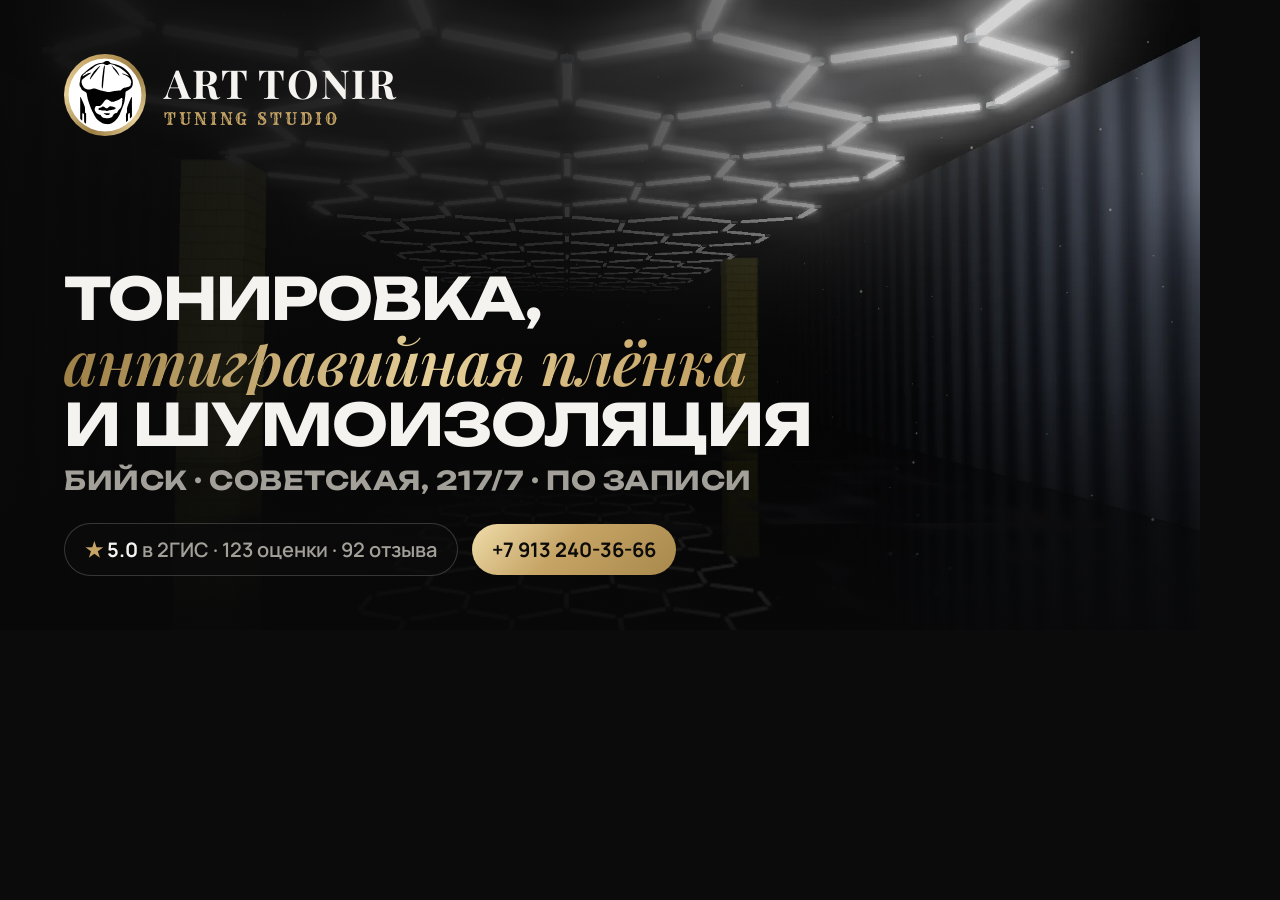
<file: tools/og.html>
<!doctype html>
<html lang="ru">
<head>
<meta charset="utf-8">
<title>OG-шаблон ART TONIR</title>
<!-- Шаблон картинки для превью ссылок (1200×630). Рендерится tools/render-assets.mjs в assets/img/og.jpg -->
<link rel="stylesheet" href="https://fonts.googleapis.com/css2?family=Unbounded:wght@700&family=Manrope:wght@600;700&family=Playfair+Display:ital,wght@0,700;1,600&family=JetBrains+Mono:wght@500&family=Rye&display=swap">
<style>
  html, body { margin: 0; width: 1200px; height: 630px; overflow: hidden; background: #0b0b0b; color: #f5f3ef; font-family: Manrope, sans-serif; }
  .og { position: relative; width: 1200px; height: 630px; overflow: hidden; }
  .bg { position: absolute; inset: 0; background: url(../assets/img/hero/poster-1920.webp) 70% 40% / cover; }
  .bg::after { content: ""; position: absolute; inset: 0; background: linear-gradient(90deg, rgba(8,8,9,.96) 0%, rgba(8,8,9,.82) 46%, rgba(8,8,9,.15) 80%), linear-gradient(to top, rgba(8,8,9,.9), transparent 40%); }
  .in { position: absolute; inset: 0; padding: 54px 64px; display: flex; flex-direction: column; }
  .brand { display: flex; align-items: center; gap: 18px; }
  .badge { width: 74px; height: 74px; border-radius: 50%; padding: 4px; background: conic-gradient(from 200deg, #9c7f45, #e6cf98, #c5a465, #9c7f45, #e6cf98, #9c7f45); }
  .badge img { width: 100%; height: 100%; border-radius: 50%; display: block; }
  .brand b { display: block; font: 700 40px/1 "Playfair Display", serif; letter-spacing: .04em; }
  .brand i { display: block; font: 400 16px/1 Rye, serif; font-style: normal; color: #c5a465; letter-spacing: .18em; margin-top: 8px; }
  h1 { margin: auto 0 0; font: 700 58px/1 Unbounded, sans-serif; text-transform: uppercase; letter-spacing: -.02em; }
  h1 em { display: block; font: italic 600 62px/1.1 "Playfair Display", serif; text-transform: none; letter-spacing: 0; background: linear-gradient(100deg, #9c7f45, #e6cf98 35%, #c5a465 60%, #e6cf98); -webkit-background-clip: text; background-clip: text; color: transparent; }
  h1 small { display: block; font-size: 26px; color: #a3a09a; margin-top: 14px; letter-spacing: .02em; }
  .row { display: flex; gap: 14px; margin-top: 30px; align-items: center; }
  .chip { padding: 12px 20px; border-radius: 999px; border: 1px solid rgba(255,255,255,.18); background: rgba(12,12,13,.6); font: 600 20px Manrope, sans-serif; color: #a3a09a; }
  .chip b { color: #f5f3ef; }
  .chip .s { color: #c5a465; }
  .chip--gold { background: linear-gradient(135deg, #f0dcaa, #c5a465 45%, #a9894c); color: #0d0c0a; border: 0; font-weight: 700; }
</style>
</head>
<body>
<div class="og">
  <div class="bg"></div>
  <div class="in">
    <div class="brand"><span class="badge"><img src="../assets/img/logo/logo.svg" alt=""></span><span><b>ART TONIR</b><i>TUNING STUDIO</i></span></div>
    <h1>Тонировка,<em>антигравийная плёнка</em>и шумоизоляция<small>Бийск · Советская, 217/7 · по записи</small></h1>
    <div class="row">
      <span class="chip"><span class="s">★</span> <b>5.0</b> в 2ГИС · 123 оценки · 92 отзыва</span>
      <span class="chip chip--gold">+7 913 240-36-66</span>
    </div>
  </div>
</div>
</body>
</html>
</file>
<file: assets/css/main.css>
/* ==========================================================================
   ART TONIR — Tuning Studio · Бийск
   Тёмный «гаражный» стиль: почти чёрный, золото эмблемы, кислотно-жёлтая колонна,
   LED-линии светового потолка.
   ========================================================================== */

:root {
  --bg: #0b0b0b;
  --bg-2: #101011;
  --surface: #151517;
  --surface-2: #1c1d20;
  --graphite: #2b2d31;
  --line: rgba(255, 255, 255, 0.08);
  --line-2: rgba(255, 255, 255, 0.16);
  --text: #f5f3ef;
  --muted: #a3a09a;
  --dim: #8f8c85;
  --gold: #c5a465;
  --gold-2: #e6cf98;
  --gold-3: #9c7f45;
  --acid: #d8d21e;
  --led: #f4f7ff;

  --f-display: "Unbounded", "Arial Black", system-ui, sans-serif;
  --f-serif: "Playfair Display", Georgia, serif;
  --f-body: "Manrope", system-ui, -apple-system, "Segoe UI", sans-serif;
  --f-mono: "JetBrains Mono", ui-monospace, Menlo, monospace;
  --f-west: "Rye", var(--f-serif);

  --r-sm: 10px;
  --r: 18px;
  --r-lg: 28px;
  --pad: clamp(16px, 4vw, 48px);
  --hdr: 76px;
  --ease: cubic-bezier(0.22, 1, 0.36, 1);
  --ease-io: cubic-bezier(0.76, 0, 0.24, 1);
  color-scheme: dark;
}

/* ---------- reset ---------- */
*, *::before, *::after { box-sizing: border-box; }
html { -webkit-text-size-adjust: 100%; scroll-padding-top: calc(var(--hdr) + 60px); }
html:not(.lenis) { scroll-behavior: smooth; }
html.lenis, html.lenis body { height: auto; }
.lenis.lenis-smooth { scroll-behavior: auto !important; }
.lenis.lenis-stopped { overflow: hidden; }
body {
  margin: 0;
  background: var(--bg);
  color: var(--text);
  font: 400 16px/1.6 var(--f-body);
  -webkit-font-smoothing: antialiased;
  -moz-osx-font-smoothing: grayscale;
  overflow-x: hidden;
  text-rendering: optimizeLegibility;
}
body::after { /* плёночное зерно */
  content: "";
  position: fixed;
  inset: 0;
  z-index: 90;
  pointer-events: none;
  opacity: 0.045;
  background-image: url("data:image/svg+xml,%3Csvg xmlns='http://www.w3.org/2000/svg' width='160' height='160'%3E%3Cfilter id='n'%3E%3CfeTurbulence type='fractalNoise' baseFrequency='.85' numOctaves='3' stitchTiles='stitch'/%3E%3C/filter%3E%3Crect width='100%25' height='100%25' filter='url(%23n)'/%3E%3C/svg%3E");
}
img, svg, video, canvas { display: block; max-width: 100%; }
img { height: auto; }
a { color: inherit; text-decoration: none; }
button { font: inherit; color: inherit; background: none; border: 0; padding: 0; cursor: pointer; }
input, textarea, select { font: inherit; color: inherit; }
h1, h2, h3, h4, p, figure, blockquote, dl, dd, ol, ul { margin: 0; }
ul, ol { padding: 0; list-style: none; }
::selection { background: var(--gold); color: #0b0b0b; }
:focus-visible { outline: 2px solid var(--acid); outline-offset: 3px; border-radius: 6px; }
.skip { position: fixed; left: 12px; top: -60px; z-index: 200; background: var(--acid); color: #000; padding: 10px 16px; border-radius: 10px; font-weight: 700; transition: top .2s; }
.skip:focus { top: 12px; }
.container { width: 100%; max-width: 1360px; margin-inline: auto; padding-inline: var(--pad); }

/* ---------- icons ---------- */
.ic { width: 20px; height: 20px; flex: none; }
.ic--xs { width: 14px; height: 14px; }
.ic--sm { width: 16px; height: 16px; }
.ic--lg { width: 30px; height: 30px; }
.ic--gold { color: var(--gold); }
.ic--flip { transform: scaleX(-1); }
.stars { display: inline-flex; gap: 2px; color: var(--gold); }
.stars .ic { width: 16px; height: 16px; }

/* ---------- typography ---------- */
.eyebrow {
  display: inline-flex; align-items: center; gap: 14px;
  font: 500 12px/1.2 var(--f-mono); letter-spacing: 0.22em; text-transform: uppercase;
  color: var(--gold); margin-bottom: 22px;
}
.eyebrow::before { content: ""; width: 34px; height: 1px; background: currentColor; box-shadow: 0 0 10px currentColor; }
.h1, .h2 {
  font-family: var(--f-display); font-weight: 700; text-transform: uppercase;
  letter-spacing: -0.02em; line-height: 0.98; text-wrap: balance;
}
.h1 { font-size: clamp(2.1rem, 6.2vw, 5.6rem); }
.h2 { font-size: clamp(1.75rem, 4.2vw, 3.7rem); }
.h1 em, .h2 em, .hero__title em, .ftr__big em, .cta__title em {
  font-family: var(--f-serif); font-style: italic; font-weight: 600;
  text-transform: none; letter-spacing: -0.01em; color: var(--gold);
  background: linear-gradient(100deg, var(--gold-3) 0%, var(--gold-2) 35%, var(--gold) 55%, var(--gold-2) 80%);
  -webkit-background-clip: text; background-clip: text; -webkit-text-fill-color: transparent;
  padding-right: 0.06em;
}
.lead { font-size: clamp(1.02rem, 1.35vw, 1.2rem); color: var(--muted); max-width: 60ch; line-height: 1.65; margin-top: 22px; }
.link { color: var(--text); display: inline-flex; align-items: center; gap: 8px; border-bottom: 1px solid var(--line-2); padding-bottom: 2px; transition: color .3s, border-color .3s; }
.link:hover { color: var(--gold); border-color: var(--gold); }

/* ---------- buttons ---------- */
.btn {
  --h: 56px;
  position: relative; display: inline-flex; align-items: center; justify-content: center; gap: 10px;
  height: var(--h); padding: 0 26px; border-radius: 999px;
  font: 700 15px/1 var(--f-body); letter-spacing: 0.01em; white-space: nowrap;
  transition: transform .35s var(--ease), background-color .3s, color .3s, border-color .3s, box-shadow .3s;
  isolation: isolate; overflow: hidden;
}
.btn .ic { width: 19px; height: 19px; transition: transform .35s var(--ease); }
.btn:hover .ic:last-child:not(:first-child) { transform: translateX(3px); }
.btn--sm { --h: 46px; padding: 0 20px; font-size: 14px; }
.btn--block { width: 100%; }
.btn--gold {
  color: #0d0c0a;
  background: linear-gradient(135deg, #f0dcaa 0%, var(--gold) 42%, #a9894c 100%);
  box-shadow: 0 10px 40px -12px rgba(197, 164, 101, 0.65), inset 0 1px 0 rgba(255, 255, 255, 0.5);
}
.btn--gold::after { /* блик ракеля */
  content: ""; position: absolute; inset: -40% auto -40% -40%; width: 40%; z-index: -1;
  background: linear-gradient(100deg, transparent, rgba(255, 255, 255, 0.75), transparent);
  transform: translateX(-120%) skewX(-18deg); transition: transform .8s var(--ease);
}
.btn--gold:hover::after { transform: translateX(420%) skewX(-18deg); }
.btn--gold:hover { box-shadow: 0 14px 50px -10px rgba(216, 210, 30, 0.45), inset 0 1px 0 rgba(255, 255, 255, 0.6); }
.btn--ghost { color: var(--text); border: 1px solid var(--line-2); background: rgba(18, 18, 20, 0.72); }
.btn--ghost:hover { border-color: var(--gold); color: var(--gold-2); }
.btn--icon { width: var(--h); padding: 0; border: 1px solid var(--line-2); background: rgba(18, 18, 20, 0.72); }
.btn--icon:hover { border-color: var(--gold); color: var(--gold); }
.btn--icon.btn--sm { width: 46px; }
.btn:disabled { opacity: .35; pointer-events: none; }
.btn-row { display: flex; flex-wrap: wrap; gap: 12px; align-items: center; }

.chip { display: inline-flex; align-items: center; gap: 8px; padding: 9px 15px; border-radius: 999px; border: 1px solid var(--line-2); background: rgba(12, 12, 13, 0.82); font-size: 14px; color: var(--muted); }
.chip b { color: var(--text); }
.chip .ic { width: 16px; height: 16px; }
.chip--rating:hover { border-color: var(--gold); }

/* ---------- header ---------- */
.hdr { position: fixed; inset: 0 0 auto; z-index: 60; height: var(--hdr); transition: transform .5s var(--ease), background-color .4s, border-color .4s; border-bottom: 1px solid transparent; }
.hdr.is-scrolled { background: rgba(10, 10, 11, 0.94); border-color: var(--line); }
.hdr.is-hidden { transform: translateY(-100%); }
.hdr__in { height: 100%; display: flex; align-items: center; justify-content: space-between; gap: 24px; }
.brand { display: inline-flex; align-items: center; gap: 12px; flex: none; }
.brand__badge { width: 44px; height: 44px; border-radius: 50%; padding: 3px; background: conic-gradient(from 200deg, var(--gold-3), var(--gold-2), var(--gold), var(--gold-3), var(--gold-2), var(--gold-3)); box-shadow: 0 0 0 1px rgba(0,0,0,.6), 0 6px 24px -6px rgba(197,164,101,.5); transition: transform .8s var(--ease); }
.brand__badge svg { width: 100%; height: 100%; border-radius: 50%; }
.brand:hover .brand__badge { transform: rotate(-12deg) scale(1.05); }
.brand__txt { display: flex; flex-direction: column; line-height: 1; }
.brand__txt b { font: 700 19px/1 var(--f-serif); letter-spacing: 0.04em; }
.brand__txt i { font: 400 10.5px/1 var(--f-west); font-style: normal; color: var(--gold); letter-spacing: 0.16em; margin-top: 5px; text-transform: uppercase; }
.brand--sm .brand__badge { width: 36px; height: 36px; }
.nav { display: flex; align-items: center; gap: 4px; }
.nav__link { position: relative; display: inline-flex; align-items: center; gap: 6px; padding: 10px 14px; font-size: 14.5px; font-weight: 600; color: rgba(245, 243, 239, 0.78); transition: color .3s; }
.nav__link::after { content: ""; position: absolute; left: 14px; right: 14px; bottom: 4px; height: 1px; background: var(--gold); transform: scaleX(0); transform-origin: right; transition: transform .45s var(--ease); box-shadow: 0 0 8px var(--gold); }
.nav__link:hover, .nav__link[aria-current="page"] { color: var(--text); }
.nav__link:hover::after, .nav__link[aria-current="page"]::after { transform: scaleX(1); transform-origin: left; }
.nav__link .ic { transition: transform .4s var(--ease); color: var(--gold); }
.nav__dd { position: relative; }
.nav__dd:hover .nav__link .ic, .nav__dd:focus-within .nav__link .ic { transform: rotate(45deg); }
.mega {
  position: absolute; top: calc(100% + 14px); left: 50%; width: min(980px, 92vw);
  transform: translate(-42%, 10px); opacity: 0; visibility: hidden; pointer-events: none;
  background: rgba(16, 16, 17, 0.98);
  border: 1px solid var(--line-2); border-radius: var(--r-lg); padding: 18px;
  box-shadow: 0 40px 80px -20px rgba(0, 0, 0, 0.8);
  transition: opacity .35s var(--ease), transform .45s var(--ease), visibility 0s .35s;
}
.mega::before { content: ""; position: absolute; inset: -16px 0 auto; height: 16px; }
.nav__dd:hover .mega, .nav__dd:focus-within .mega { opacity: 1; visibility: visible; pointer-events: auto; transform: translate(-42%, 0); transition-delay: 0s; }
.mega__grid { display: grid; grid-template-columns: repeat(5, 1fr); gap: 10px; }
.mega__card { position: relative; display: flex; flex-direction: column; gap: 4px; padding: 8px 8px 14px; border-radius: 14px; transition: background-color .3s; }
.mega__card:hover { background: rgba(255, 255, 255, 0.05); }
.mega__img { display: block; aspect-ratio: 1; border-radius: 10px; overflow: hidden; margin-bottom: 8px; }
.mega__img img { width: 100%; height: 100%; object-fit: cover; transition: transform .8s var(--ease), filter .5s; filter: saturate(.85) brightness(.85); }
.mega__card:hover .mega__img img { transform: scale(1.08); filter: none; }
.mega__num { font: 500 11px var(--f-mono); color: var(--gold); }
.mega__name { font-weight: 700; font-size: 14px; line-height: 1.25; }
.mega__price { font-size: 13px; color: var(--muted); }
.mega__all { display: flex; justify-content: space-between; align-items: center; margin-top: 12px; padding: 14px 16px; border-top: 1px solid var(--line); font-weight: 700; font-size: 14px; color: var(--gold-2); }
.hdr__act { display: flex; align-items: center; gap: 14px; }
.hdr__phone { display: inline-flex; align-items: center; gap: 8px; font-weight: 700; font-size: 14.5px; letter-spacing: 0.01em; }
.hdr__phone .ic { color: var(--gold); }
.hdr__phone:hover { color: var(--gold-2); }
.burger { display: none; width: 48px; height: 48px; border-radius: 50%; border: 1px solid var(--line-2); position: relative; background: rgba(255,255,255,.03); }
.burger span { position: absolute; left: 14px; right: 14px; height: 1.5px; background: var(--text); transition: transform .45s var(--ease), top .45s var(--ease); }
.burger span:first-child { top: 19px; }
.burger span:last-child { top: 27px; }
.menu-open .burger span:first-child { top: 23px; transform: rotate(45deg); }
.menu-open .burger span:last-child { top: 23px; transform: rotate(-45deg); }

/* mobile menu */
.mmenu {
  position: fixed; inset: 0; z-index: 55; background: #0a0a0b; padding: calc(var(--hdr) + 20px) var(--pad) calc(24px + env(safe-area-inset-bottom));
  display: flex; flex-direction: column; justify-content: space-between; gap: 30px; overflow-y: auto;
  clip-path: circle(0% at calc(100% - 44px) 38px); visibility: hidden; transition: clip-path .8s var(--ease-io), visibility 0s .8s;
}
.menu-open .mmenu { clip-path: circle(150% at calc(100% - 44px) 38px); visibility: visible; transition-delay: 0s; }
.mmenu__grid { position: absolute; inset: 0; opacity: .5; pointer-events: none; background-image: var(--hexbg); background-size: 120px 208px; mask-image: linear-gradient(to bottom, #000, transparent 60%); -webkit-mask-image: linear-gradient(to bottom, #000, transparent 60%); }
.mmenu__nav { position: relative; display: flex; flex-direction: column; }
.mmenu__nav > a { display: flex; align-items: baseline; gap: 14px; font: 700 clamp(1.6rem, 7vw, 2.6rem)/1.15 var(--f-display); text-transform: uppercase; padding: 6px 0; letter-spacing: -0.02em; opacity: 0; transform: translateY(30px); transition: opacity .5s, transform .6s var(--ease), color .3s; }
.mmenu__nav > a i { font: 500 11px var(--f-mono); color: var(--gold); font-style: normal; }
.mmenu__nav > a:hover { color: var(--gold-2); }
.menu-open .mmenu__nav > a { opacity: 1; transform: none; }
.menu-open .mmenu__nav > a:nth-child(2) { transition-delay: .05s } .menu-open .mmenu__nav > a:nth-child(4) { transition-delay: .1s } .menu-open .mmenu__nav > a:nth-child(5) { transition-delay: .15s } .menu-open .mmenu__nav > a:nth-child(6) { transition-delay: .2s } .menu-open .mmenu__nav > a:nth-child(7) { transition-delay: .25s } .menu-open .mmenu__nav > a:nth-child(8) { transition-delay: .3s }
.mmenu__sub { display: flex; flex-wrap: wrap; gap: 8px; margin: 6px 0 12px 30px; }
.mmenu__sub a { padding: 8px 14px; border: 1px solid var(--line-2); border-radius: 999px; font-size: 14px; color: var(--muted); }
.mmenu__foot { position: relative; display: flex; flex-direction: column; gap: 14px; }
.mmenu__phone { font: 700 22px var(--f-display); }
.mmenu__foot p { color: var(--muted); font-size: 14px; }

/* ---------- hex background helper ---------- */
:root {
  --hexbg: url("data:image/svg+xml,%3Csvg xmlns='http://www.w3.org/2000/svg' width='120' height='208' viewBox='0 0 120 208'%3E%3Cg fill='none' stroke='%23ffffff' stroke-opacity='.10' stroke-width='1.2'%3E%3Cpath d='M60 4v60M60 64l-52 30M60 64l52 30M8 94v20M112 94v20M8 114l52 30M112 114l-52 30M60 144v60'/%3E%3C/g%3E%3C/svg%3E");
}
.hexbg { position: absolute; inset: 0; background-image: var(--hexbg); background-size: 90px 156px; opacity: .8; mask-image: radial-gradient(70% 70% at 50% 40%, #000 20%, transparent 75%); -webkit-mask-image: radial-gradient(70% 70% at 50% 40%, #000 20%, transparent 75%); }

/* ---------- page transition: тонировочная плёнка ---------- */
.pt { position: fixed; inset: 0; z-index: 150; pointer-events: none; overflow: hidden; }
.pt__film {
  position: absolute; inset: 0 -10vw; transform: translateX(-110%) skewX(-8deg);
  background: linear-gradient(90deg, #070708 0%, #0d0d0f 70%, #111114 100%);
  display: grid; place-items: center;
}
.pt__edge { position: absolute; top: 0; bottom: 0; right: 0; width: 3px; background: linear-gradient(to bottom, transparent, var(--gold-2), #fff, var(--gold-2), transparent); box-shadow: 0 0 30px 6px rgba(230, 207, 152, 0.45), 0 0 90px 20px rgba(230, 207, 152, 0.15); }
.pt__logo { width: 64px; height: 64px; opacity: 0; transform: skewX(8deg) scale(.8); transition: opacity .3s, transform .5s var(--ease); }
.pt__logo svg { width: 100%; height: 100%; border-radius: 50%; box-shadow: 0 0 0 3px var(--gold); }
.pt-in .pt__film { transform: translateX(0) skewX(-8deg); }
.pt-in .pt__logo { opacity: 1; transform: skewX(8deg); }
.pt.is-leave .pt__film { transition: transform .62s var(--ease-io); transform: translateX(0) skewX(-8deg); }
.pt.is-leave .pt__logo { opacity: 1; transform: skewX(8deg); transition-delay: .25s; }
.pt.is-enter .pt__film { transition: transform .75s var(--ease-io); transform: translateX(110%) skewX(-8deg); }

/* ---------- custom cursor ---------- */
.cursor { position: fixed; left: 0; top: 0; z-index: 140; pointer-events: none; display: none; mix-blend-mode: normal; }
.has-cursor .cursor { display: block; }
.cursor__dot { position: absolute; width: 6px; height: 6px; margin: -3px 0 0 -3px; border-radius: 50%; background: var(--gold-2); box-shadow: 0 0 10px var(--gold); }
.cursor__ring { position: absolute; width: 38px; height: 38px; margin: -19px 0 0 -19px; border-radius: 50%; border: 1px solid rgba(230, 207, 152, 0.45); display: grid; place-items: center; transition: width .35s var(--ease), height .35s var(--ease), margin .35s var(--ease), background-color .35s, border-color .35s; }
.cursor__label { font: 700 11px var(--f-mono); letter-spacing: .12em; text-transform: uppercase; color: #0b0b0b; opacity: 0; transition: opacity .2s; }
.cursor.is-link .cursor__ring { width: 60px; height: 60px; margin: -30px 0 0 -30px; border-color: var(--gold); background: rgba(197, 164, 101, 0.08); }
.cursor.is-label .cursor__ring { width: 96px; height: 96px; margin: -48px 0 0 -48px; background: var(--gold); border-color: var(--gold); }
.cursor.is-label .cursor__label { opacity: 1; }
.cursor.is-label .cursor__dot { opacity: 0; }
.has-cursor, .has-cursor a, .has-cursor button, .has-cursor label { cursor: none; }
.has-cursor input[type="range"], .has-cursor input:not([type]), .has-cursor textarea, .has-cursor input[type="date"] { cursor: auto; }

/* ---------- toast ---------- */
.toast { position: fixed; left: 50%; bottom: 100px; z-index: 130; transform: translate(-50%, 20px); opacity: 0; pointer-events: none; padding: 12px 20px; border-radius: 999px; background: var(--surface-2); border: 1px solid var(--gold); color: var(--text); font-weight: 600; font-size: 14px; transition: opacity .3s, transform .4s var(--ease); box-shadow: 0 20px 40px -10px rgba(0,0,0,.6); }
.toast.is-on { opacity: 1; transform: translate(-50%, 0); }

/* ---------- reveal (только если JS-анимации активны) ---------- */
.anim [data-reveal] { opacity: 0; transform: translateY(18px); }
.anim .eyebrow[data-reveal] { transform: none; }
.anim [data-split] .w { display: inline-block; overflow: hidden; vertical-align: top; padding-bottom: .08em; margin-bottom: -.08em; }
.anim [data-split] .w > span { display: inline-block; transform: translateY(105%); }
.anim [data-split] .w > em { display: inline-block; transform: translateY(105%); }

/* появление фото — разные типы (управляет assets/js/app.js) */
[data-img] { position: relative; overflow: hidden; display: block; }
[data-img] img { width: 100%; height: 100%; object-fit: cover; }
.anim [data-img="rise"]:not(.is-revealed)   { clip-path: inset(100% 0% 0% 0%); }
.anim [data-img="led"]:not(.is-revealed)    { clip-path: inset(0% 0% 100% 0%); }
.anim [data-img="wipe-l"]:not(.is-revealed) { clip-path: inset(0% 100% 0% 0%); }
.anim [data-img="wipe-r"]:not(.is-revealed) { clip-path: inset(0% 0% 0% 100%); }
.anim [data-img="pill"]:not(.is-revealed)   { clip-path: inset(26% 32% 26% 32% round 999px); }
.anim [data-img="diag"]:not(.is-revealed)   { clip-path: polygon(0% 0%, 0% 0%, -30% 100%, -30% 100%); }
.anim [data-img="focus"]:not(.is-revealed)  { opacity: 0; }
.anim [data-img="hex"]:not(.is-revealed)    { clip-path: polygon(50% 50%, 50% 50%, 50% 50%, 50% 50%, 50% 50%, 50% 50%); }
.anim [data-img="blinds"]:not(.is-revealed) { clip-path: polygon(0% 0%, 0% 0%, 0% 100%, 0% 100%); }
.anim [data-img="flip"]:not(.is-revealed)   { transform: perspective(1100px) rotateX(72deg); transform-origin: 50% 100%; opacity: 0; }
.anim [data-img="lamp"]:not(.is-revealed)   { filter: brightness(.05); }
.anim [data-img]:not([data-img="focus"]):not(.is-revealed) > img, .anim [data-img]:not([data-img="focus"]):not(.is-revealed) > picture img { transform: scale(1.22); }
.img-edge { position: absolute; top: -4%; bottom: -4%; left: 0; width: 3px; margin-left: -1.5px; z-index: 4; pointer-events: none; background: linear-gradient(to bottom, transparent, var(--gold-2) 18%, #fff 50%, var(--gold-2) 82%, transparent); box-shadow: 0 0 16px 3px rgba(230,207,152,.75), 0 0 50px 10px rgba(197,164,101,.25); }
.img-hex { position: absolute; inset: 0; width: 100%; height: 100%; z-index: 4; pointer-events: none; overflow: visible; }
.img-hex polygon { fill: none; stroke: var(--gold-2); stroke-width: 3; vector-effect: non-scaling-stroke; filter: drop-shadow(0 0 6px rgba(230,207,152,.9)); }
.img-sweep { position: absolute; inset: -20% -60%; z-index: 4; pointer-events: none; background: linear-gradient(105deg, transparent 38%, rgba(255,255,255,.28) 48%, rgba(255,250,235,.5) 50%, rgba(255,255,255,.28) 52%, transparent 62%); mix-blend-mode: screen; }
.img-led { position: absolute; left: -2%; right: -2%; top: 0; height: 2px; z-index: 4; pointer-events: none; background: linear-gradient(90deg, transparent, #fff 12%, #fff 88%, transparent); box-shadow: 0 0 14px 3px rgba(244,247,255,.85), 0 0 46px 10px rgba(244,247,255,.3); }

/* ==========================================================================
   HERO (главная)
   ========================================================================== */
.hero { position: relative; min-height: 100svh; display: flex; flex-direction: column; justify-content: flex-end; overflow: hidden; background: #070708; isolation: isolate; }
.hero__gl { position: absolute; inset: 0; width: 100%; height: 100%; z-index: 0; opacity: 0; transition: opacity 1.2s; }
.gl-on .hero__gl { opacity: 1; }
.hero__fallback { position: absolute; inset: 0; z-index: 0; }
.hero__fallback picture, .hero__fallback img { display: block; width: 100%; height: 100%; object-fit: cover; object-position: 50% 50%; }
.gl-on .hero__fallback { opacity: 0; transition: opacity 1.2s .4s; }
.hero__vignette { position: absolute; inset: 0; z-index: 1; pointer-events: none; background: radial-gradient(120% 90% at 70% 40%, transparent 30%, rgba(7, 7, 8, .55) 70%, #070708 100%), linear-gradient(to top, #0b0b0b 0%, rgba(11, 11, 11, .4) 28%, transparent 50%), linear-gradient(90deg, rgba(7,7,8,.82) 0%, rgba(7,7,8,.35) 45%, transparent 65%); }
.hero__word { position: absolute; z-index: 1; left: 50%; top: 46%; transform: translate(-50%, -50%); display: flex; gap: .2em; pointer-events: none; font: 700 clamp(5rem, 22vw, 24rem)/0.8 var(--f-serif); letter-spacing: -0.03em; color: transparent; -webkit-text-stroke: 1px rgba(255, 255, 255, 0.07); white-space: nowrap; }
.hero__in { position: relative; z-index: 3; display: grid; grid-template-columns: minmax(0, 1fr); align-items: end; gap: 40px; padding-top: calc(var(--hdr) + 60px); padding-bottom: 40px; }
.hero__content { max-width: 900px; }
.hero__eyebrow .dot { width: 8px; height: 8px; border-radius: 50%; background: var(--acid); box-shadow: 0 0 12px var(--acid); }
.hero__eyebrow::before { display: none; }
.hero__title { font: 700 clamp(1.85rem, 4.3vw, 4.7rem)/0.98 var(--f-display); text-transform: uppercase; letter-spacing: -0.025em; }
.hero__title .ln { display: block; overflow: hidden; padding-bottom: .06em; }
.hero__title .ln > span { display: inline-block; }
.hero__title .ln--sm { font-size: .52em; letter-spacing: .02em; color: var(--muted); margin-top: .3em; }
.hero__title em { font-size: 1.08em; }
.hero__meta { display: flex; flex-wrap: wrap; gap: 10px; margin-top: 28px; }
.hero__btns { margin-top: 26px; }
.no-gl .hero__stats { position: relative; z-index: 3; border-top: 1px solid var(--line); background: linear-gradient(to bottom, rgba(11,11,11,.8), rgba(11,11,11,.96)); }
.stats { display: grid; grid-template-columns: repeat(4, 1fr); }
.stat { padding: 22px 0 22px 24px; border-left: 1px solid var(--line); display: flex; align-items: baseline; gap: 14px; }
.stat:first-child { border-left: 0; padding-left: 0; }
.stat b { font: 600 clamp(1.6rem, 2.6vw, 2.4rem)/1 var(--f-display); color: var(--text); }
.stat:first-child b { color: var(--gold); }
.stat span { font-size: 13px; color: var(--muted); line-height: 1.3; }
.hero__scroll { position: absolute; z-index: 3; right: var(--pad); bottom: 110px; display: flex; flex-direction: column; align-items: center; gap: 12px; font: 500 10px var(--f-mono); letter-spacing: .3em; text-transform: uppercase; color: var(--dim); writing-mode: vertical-rl; }
.hero__scroll span { width: 1px; height: 60px; background: linear-gradient(var(--gold), transparent); animation: drip 2s var(--ease) infinite; transform-origin: top; }
@keyframes drip { 0% { transform: scaleY(0) } 50% { transform: scaleY(1); transform-origin: top } 51% { transform-origin: bottom } 100% { transform: scaleY(0); transform-origin: bottom } }

/* range */
.range { display: block; }
.range__lbl { display: flex; justify-content: space-between; align-items: baseline; font-size: 14px; color: var(--muted); margin-bottom: 12px; }
.range__lbl b { font: 600 15px var(--f-mono); color: var(--text); }
input[type="range"] { -webkit-appearance: none; appearance: none; width: 100%; height: 28px; background: transparent; --p: 60%; }
input[type="range"]::-webkit-slider-runnable-track { height: 4px; border-radius: 4px; background: linear-gradient(90deg, var(--gold) var(--p), rgba(255,255,255,.14) var(--p)); }
input[type="range"]::-moz-range-track { height: 4px; border-radius: 4px; background: rgba(255,255,255,.14); }
input[type="range"]::-moz-range-progress { height: 4px; border-radius: 4px; background: var(--gold); }
input[type="range"]::-webkit-slider-thumb { -webkit-appearance: none; width: 24px; height: 24px; margin-top: -10px; border-radius: 50%; background: #111; border: 2px solid var(--gold-2); box-shadow: 0 0 0 6px rgba(197,164,101,.15), 0 0 18px rgba(230,207,152,.5); cursor: grab; }
input[type="range"]::-moz-range-thumb { width: 20px; height: 20px; border-radius: 50%; background: #111; border: 2px solid var(--gold-2); box-shadow: 0 0 0 6px rgba(197,164,101,.15); }

/* ---------- marquee ---------- */
.marquee { position: relative; overflow: hidden; padding: 26px 0; border-block: 1px solid var(--line); background: var(--bg); }
.marquee__track { display: flex; width: max-content; will-change: transform; }
.marquee__row { display: flex; align-items: center; flex: none; }
.marquee span { font: 700 clamp(1.6rem, 3.6vw, 3.1rem)/1 var(--f-display); text-transform: uppercase; letter-spacing: -0.02em; padding: 0 .55em; white-space: nowrap; }
.marquee span.o { color: transparent; -webkit-text-stroke: 1px rgba(245, 243, 239, 0.42); }
.marquee i { font-style: normal; color: var(--gold); font-size: clamp(1rem, 2vw, 1.6rem); text-shadow: 0 0 14px var(--gold); }
.marquee--serif span { font: italic 600 clamp(1.5rem, 3.2vw, 2.8rem)/1 var(--f-serif); text-transform: none; letter-spacing: 0; }
.no-anim .marquee__track, .marquee__track.css-run { animation: mq 40s linear infinite; }
@keyframes mq { to { transform: translateX(-50%) } }

/* ---------- sections ---------- */
.section { position: relative; padding-block: clamp(80px, 11vw, 160px); }
.sec-head { display: flex; justify-content: space-between; align-items: flex-end; gap: 30px 60px; flex-wrap: wrap; margin-bottom: clamp(40px, 6vw, 72px); }
.sec-head__aside { max-width: 380px; color: var(--muted); font-size: 15px; }
.sec-head__aside--btns { display: flex; gap: 10px; }

/* manifesto */
.manifesto__text { font: 600 clamp(1.5rem, 3.6vw, 3.3rem)/1.22 var(--f-display); letter-spacing: -0.02em; max-width: 22ch; max-width: 1200px; }
.manifesto__text .wd { color: rgba(245, 243, 239, .38); transition: color .3s; }
@media (max-width: 760px) { .manifesto__text .wd { color: var(--text); } }
.manifesto__text .wd.on { color: var(--text); }
.no-anim .manifesto__text .wd, .manifesto__text:not(.is-split) { color: var(--text); }
.manifesto__quote { margin-top: clamp(40px, 6vw, 70px); padding-left: 24px; border-left: 2px solid var(--gold); max-width: 640px; }
.manifesto__quote blockquote { font: italic 500 clamp(1.15rem, 2vw, 1.6rem)/1.4 var(--f-serif); }
.manifesto__quote figcaption { display: flex; align-items: center; gap: 12px; margin-top: 14px; color: var(--muted); font-size: 14px; }

/* services stack */
.stack { display: flex; flex-direction: column; gap: 24px; }
.stack__card {
  --top: calc(var(--hdr) + 30px + var(--i) * 14px);
  position: relative;
  display: grid; grid-template-columns: 1.05fr 1fr; min-height: min(560px, 72vh);
  border-radius: var(--r-lg); overflow: hidden; border: 1px solid var(--line-2);
  background: linear-gradient(140deg, #18181b 0%, #0f0f10 60%);
  box-shadow: 0 -30px 60px -30px rgba(0,0,0,.9);
  transform-origin: center top;
}
.stack__link { position: absolute; inset: 0; z-index: 3; }
.stack__card::after { content: ""; position: absolute; inset: 0; z-index: 4; background: #000; opacity: var(--d, 0); pointer-events: none; }
.stack__body { position: relative; z-index: 2; padding: clamp(26px, 4vw, 52px); display: flex; flex-direction: column; }
.stack__top { display: flex; justify-content: space-between; align-items: center; }
.stack__num { font: 600 15px var(--f-mono); color: var(--gold); }
.stack__num i { color: var(--dim); font-style: normal; }
.stack__from { font: 600 13px var(--f-mono); color: #0b0b0b; background: var(--acid); padding: 6px 12px; border-radius: 999px; }
.stack__title { font: 700 clamp(1.8rem, 4vw, 3.5rem)/1 var(--f-display); text-transform: uppercase; letter-spacing: -0.03em; margin: clamp(24px, 4vw, 48px) 0 28px; }
.stack__list { display: flex; flex-direction: column; margin-top: auto; }
.stack__list li { display: flex; justify-content: space-between; gap: 20px; padding: 13px 0; border-top: 1px solid var(--line); font-size: 15px; color: var(--muted); }
.stack__list b { color: var(--text); font: 500 14px var(--f-mono); white-space: nowrap; }
.stack__more { display: inline-flex; align-items: center; gap: 10px; margin-top: 24px; font-weight: 700; color: var(--gold-2); }
.stack__more .ic { transition: transform .4s var(--ease); }
.stack__card:hover .stack__more .ic { transform: translateX(6px); }
.stack__media { position: relative; }
.stack__media img { position: absolute; inset: 0; transition: transform 1.4s var(--ease), filter .6s; filter: brightness(.82) saturate(.95); }
.stack__card:hover .stack__media img { transform: scale(1.04); filter: brightness(.95); }
.stack__media::before { content: ""; position: absolute; inset: 0; z-index: 1; background: linear-gradient(90deg, #121214 0%, transparent 35%); pointer-events: none; }

/* tool (визуализаторы) */
.tool { overflow: hidden; }
.tool--home { background: radial-gradient(60% 60% at 75% 50%, rgba(197,164,101,.07), transparent 70%); }
.tool__grid { display: grid; grid-template-columns: minmax(0, .9fr) minmax(0, 1.1fr); grid-template-areas: "head stage" "panel stage"; column-gap: clamp(30px, 5vw, 80px); align-items: start; }
.tool__head { grid-area: head; align-self: end; }
.tool__stage { grid-area: stage; align-self: center; }
.tool__panel { grid-area: panel; }
.tool__ctrl { display: flex; flex-direction: column; gap: 22px; margin-top: 30px; padding: 24px; border-radius: var(--r); border: 1px solid var(--line-2); background: rgba(255,255,255,.02); }
.tool__sum { display: flex; justify-content: space-between; align-items: baseline; gap: 20px; margin: 22px 0 22px; padding: 18px 0; border-block: 1px solid var(--line); }
.tool__sum span { color: var(--muted); font-size: 14px; }
.tool__sum b { font: 600 clamp(1.4rem, 2.4vw, 2rem) var(--f-display); color: var(--gold); }
.tool__note { margin-top: 16px; font-size: 12.5px; color: var(--dim); }
.tool__meter { display: flex; justify-content: space-between; align-items: baseline; }
.tool__meter span { color: var(--muted); font-size: 14px; }
.tool__meter b { font: 600 28px var(--f-display); }
.tool__stage { position: relative; border-radius: var(--r-lg); overflow: hidden; border: 1px solid var(--line-2); background: radial-gradient(90% 80% at 50% 0%, #1d1e21 0%, #0c0c0d 70%); width: 100%; }
.tool__stage canvas { position: absolute; inset: 0; width: 100%; height: 100%; }
.tool__stage--rain { aspect-ratio: 4 / 3; }
.tool__stage--photo { aspect-ratio: 1280 / 890; background: #0c0c0d; touch-action: pan-y; }
.tool__stage--noise { aspect-ratio: 900 / 577; }
.tool__img { position: absolute; inset: 0; width: 100%; height: 100%; object-fit: cover; }
.tool__stage .tool__cv { position: absolute; inset: 0; width: 100%; height: 100%; z-index: 1; }
.tool__stage--x6 { cursor: crosshair; }
.tool__bgimg { position: absolute; inset: 0; width: 100%; height: 100%; object-fit: cover; filter: brightness(.7) blur(3px) saturate(.9); transform: scale(1.05); }
.tool__badge { position: absolute; z-index: 3; left: 18px; top: 18px; padding: 8px 14px; border-radius: 999px; background: rgba(10,10,11,.88); border: 1px solid var(--line-2); font: 500 12px var(--f-mono); letter-spacing: .06em; }
.tool__badge--r { left: auto; right: 18px; color: var(--gold-2); }
.seg { display: flex; flex-wrap: wrap; gap: 8px; align-items: center; }
.seg__lbl { width: 100%; font-size: 14px; color: var(--muted); }
.seg button { padding: 10px 16px; border-radius: 999px; border: 1px solid var(--line-2); font-size: 14px; font-weight: 600; transition: all .3s; }
.seg button:hover { border-color: var(--gold); }
.seg button[aria-checked="true"] { background: var(--text); color: #0b0b0b; border-color: var(--text); }
.swatches { display: flex; flex-wrap: wrap; gap: 10px; }
.swatches button { width: 40px; height: 40px; border-radius: 50%; background: var(--c); box-shadow: inset 0 -6px 12px rgba(0,0,0,.35), inset 0 6px 10px rgba(255,255,255,.25); border: 2px solid transparent; outline: 1px solid var(--line-2); outline-offset: 2px; transition: transform .3s var(--ease), outline-color .3s; }
.swatches button:hover { transform: scale(1.1); }
.swatches button[aria-checked="true"] { outline: 2px solid var(--gold); transform: scale(1.1); }
.switch { display: inline-flex; align-items: center; gap: 14px; font-weight: 600; font-size: 15px; cursor: pointer; user-select: none; }
.switch input { position: absolute; opacity: 0; pointer-events: none; }
.switch__ui { position: relative; width: 52px; height: 30px; border-radius: 999px; background: rgba(255,255,255,.12); border: 1px solid var(--line-2); transition: background-color .3s; flex: none; }
.switch__ui::after { content: ""; position: absolute; top: 3px; left: 3px; width: 22px; height: 22px; border-radius: 50%; background: #fff; transition: transform .4s var(--ease); box-shadow: 0 2px 6px rgba(0,0,0,.4); }
.switch input:checked + .switch__ui { background: var(--gold); border-color: var(--gold); }
.switch input:checked + .switch__ui::after { transform: translateX(22px); background: #0b0b0b; }
.switch input:focus-visible + .switch__ui { outline: 2px solid var(--acid); outline-offset: 3px; }
.switch--big { font-size: 16px; }

/* split (rain) */
.split { position: absolute; inset: 0; z-index: 2; pointer-events: none; }
.split__line { position: absolute; top: 0; bottom: 0; left: var(--x); width: 2px; margin-left: -1px; background: var(--gold-2); box-shadow: 0 0 20px var(--gold); }
.split__knob { position: absolute; top: 50%; left: var(--x); width: 54px; height: 54px; margin: -27px 0 0 -27px; border-radius: 50%; background: var(--gold); color: #0b0b0b; display: grid; place-items: center; box-shadow: 0 0 0 8px rgba(197,164,101,.2); }
.split__knob::before { content: ""; position: absolute; width: 19px; height: 19px; left: 8px; background: currentColor; mask: url("data:image/svg+xml,%3Csvg xmlns='http://www.w3.org/2000/svg' viewBox='0 0 24 24'%3E%3Cpath fill='none' stroke='black' stroke-width='2' d='M15 6l-6 6 6 6'/%3E%3C/svg%3E"); -webkit-mask: url("data:image/svg+xml,%3Csvg xmlns='http://www.w3.org/2000/svg' viewBox='0 0 24 24'%3E%3Cpath fill='none' stroke='black' stroke-width='2' d='M15 6l-6 6 6 6'/%3E%3C/svg%3E"); }
.split__knob .ic { margin-left: 16px; width: 19px; height: 19px; }

/* works horizontal */
.works { position: relative; padding-block: clamp(80px, 10vw, 140px); overflow: hidden; }
.works__pin { position: relative; }
.works__head { display: flex; justify-content: space-between; align-items: flex-end; margin-bottom: 50px; gap: 20px; }
.works__count { font: 500 14px var(--f-mono); color: var(--dim); }
.works__count b { color: var(--gold); font-weight: 500; font-size: 28px; }
.works__track { display: flex; gap: 22px; padding-inline: var(--pad); width: max-content; will-change: transform; }
.wcard { position: relative; flex: none; width: clamp(300px, 46vw, 640px); }
.wcard--v { width: clamp(220px, 24vw, 360px); }
.wcard__img { aspect-ratio: 4 / 3; border-radius: var(--r); }
.wcard--v .wcard__img { aspect-ratio: 3 / 4; }
.wcard__img img { transition: transform 1.2s var(--ease), filter .5s; }
.wcard:hover .wcard__img img { transform: scale(1.05); }
.wcard__cap { display: flex; gap: 12px; margin-top: 14px; font-size: 14px; color: var(--muted); }
.wcard__cap i { font: 500 12px var(--f-mono); color: var(--gold); font-style: normal; padding-top: 2px; }
.wcard--more { align-self: stretch; width: clamp(220px, 22vw, 320px); border-radius: var(--r); border: 1px solid var(--line-2); display: flex; flex-direction: column; justify-content: space-between; padding: 28px; background: linear-gradient(160deg, rgba(197,164,101,.12), transparent); transition: background-color .4s, border-color .4s; aspect-ratio: auto; max-height: 480px; }
.wcard--more span { font: 700 26px/1.05 var(--f-display); text-transform: uppercase; }
.wcard--more b { font: 500 14px var(--f-mono); color: var(--gold); }
.wcard--more:hover { border-color: var(--gold); background-color: rgba(197,164,101,.06); }
.wcard--more .ic { color: var(--gold); transition: transform .5s var(--ease); }
.wcard--more:hover .ic { transform: rotate(45deg); }

/* bento trust */
.bento { display: grid; grid-template-columns: repeat(4, 1fr); grid-auto-rows: minmax(220px, auto); gap: 16px; }
.bento__c { position: relative; overflow: hidden; border-radius: var(--r-lg); border: 1px solid var(--line-2); background: linear-gradient(160deg, #18181a, #0f0f10); padding: 28px; display: flex; flex-direction: column; gap: 12px; transform-style: preserve-3d; transition: border-color .4s; }
.bento__c:hover { border-color: rgba(197,164,101,.5); }
.bento__c::before { content: ""; position: absolute; inset: 0; background: radial-gradient(400px circle at var(--mx, 50%) var(--my, 0%), rgba(230,207,152,.12), transparent 40%); opacity: 0; transition: opacity .4s; pointer-events: none; }
.bento__c:hover::before { opacity: 1; }
.bento__c--rating { grid-column: span 2; grid-row: span 2; justify-content: flex-end; background: radial-gradient(80% 80% at 80% 0%, rgba(197,164,101,.18), transparent 60%), linear-gradient(160deg, #19191b, #0e0e0f); }
.bento__c--photo { grid-column: span 2; padding: 0; justify-content: flex-end; }
.bento__c--photo img { position: absolute; inset: 0; width: 100%; height: 100%; object-fit: cover; filter: brightness(.6); transition: transform 1.2s var(--ease); }
.bento__c--photo:hover img { transform: scale(1.05); }
.bento__over { position: relative; padding: 26px; display: flex; flex-direction: column; gap: 4px; color: var(--muted); font-size: 14px; }
.bento__over b { color: var(--text); font: 700 22px var(--f-display); text-transform: uppercase; }
.bento__lbl { font: 500 11px var(--f-mono); letter-spacing: .18em; text-transform: uppercase; color: var(--gold); }
.bento__big { font: 700 clamp(4.5rem, 11vw, 9rem)/.85 var(--f-display); letter-spacing: -0.04em; }
.bento__mid { font: 700 22px/1.1 var(--f-display); text-transform: uppercase; margin-top: auto; }
.bento__sub { color: var(--muted); font-size: 14.5px; line-height: 1.5; }
.bento__c--rating .stars .ic { width: 26px; height: 26px; }
.bento__c--quote blockquote { font: italic 500 1.25rem/1.4 var(--f-serif); margin-top: auto; }
.bento__c--quote, .bento__c--acid { grid-column: span 2; }
.bento__c--acid { background: var(--acid); color: #0b0b0b; border-color: var(--acid); }
.bento__c--acid .bento__lbl, .bento__c--acid .bento__sub { color: rgba(0,0,0,.65); }
.bento__c--acid .bento__big { font-size: clamp(3rem, 6vw, 4.6rem); margin-top: auto; }
.bento__c--acid::before { background: radial-gradient(400px circle at var(--mx, 50%) var(--my, 0%), rgba(255,255,255,.35), transparent 40%); }
.tags { display: flex; flex-wrap: wrap; gap: 8px; margin-top: 10px; }
.tags span { padding: 7px 12px; border-radius: 999px; border: 1px solid var(--line-2); font-size: 13px; color: var(--text); }

/* steps */
.steps { overflow: hidden; }
.steps__list { display: grid; grid-template-columns: repeat(4, 1fr); gap: 20px; counter-reset: s; position: relative; z-index: 1; }
.steps__list li { display: flex; flex-direction: column; gap: 10px; padding-top: 30px; }
.steps__n { width: 58px; height: 58px; border-radius: 50%; display: grid; place-items: center; font: 500 15px var(--f-mono); color: var(--gold); border: 1px solid var(--gold); background: var(--bg); margin-bottom: 16px; box-shadow: 0 0 0 8px var(--bg); }
.steps__list b { font: 700 18px/1.2 var(--f-display); text-transform: uppercase; letter-spacing: -0.01em; }
.steps__list span:last-child { color: var(--muted); font-size: 15px; }
.steps__line { position: relative; height: 1px; background: var(--line-2); margin-top: -152px; margin-bottom: 151px; z-index: 0; }
.steps__line span { position: absolute; inset: 0; background: linear-gradient(90deg, var(--gold), var(--acid)); transform-origin: left; transform: scaleX(var(--p, 1)); box-shadow: 0 0 12px var(--gold); }

/* reviews carousel */
.carousel { overflow: hidden; padding-inline: var(--pad); cursor: grab; user-select: none; }
.carousel.is-drag { cursor: grabbing; }
.carousel__track { display: flex; gap: 18px; width: max-content; will-change: transform; padding-block: 6px; }
.rv { width: clamp(290px, 30vw, 420px); flex: none; display: flex; flex-direction: column; gap: 18px; padding: 28px; border-radius: var(--r-lg); border: 1px solid var(--line-2); background: linear-gradient(160deg, #18181a, #0f0f10); }
.rv__top { display: flex; justify-content: space-between; align-items: center; }
.rv__src { font: 500 11px var(--f-mono); color: var(--dim); letter-spacing: .08em; }
.rv__text { font-size: 16px; line-height: 1.6; flex: 1; }
.rv__who { display: flex; align-items: center; gap: 12px; padding-top: 18px; border-top: 1px solid var(--line); flex-wrap: wrap; }
.rv__who b { display: block; font-weight: 700; font-size: 15px; }
.rv__who time { font-size: 13px; color: var(--muted); }
.rv__ava { width: 42px; height: 42px; border-radius: 50%; display: grid; place-items: center; font: 700 16px var(--f-display); color: #0b0b0b; background: linear-gradient(135deg, var(--gold-2), var(--gold-3)); flex: none; }
.rv__pick { margin-left: auto; font: 500 11px var(--f-mono); color: #0b0b0b; background: var(--acid); padding: 5px 10px; border-radius: 999px; }
.reviews__foot { display: flex; align-items: center; gap: 24px; flex-wrap: wrap; margin-top: 40px; }

/* faq */
.faq-sec__grid { display: grid; grid-template-columns: minmax(0, .8fr) minmax(0, 1.2fr); gap: clamp(30px, 6vw, 100px); align-items: start; }
.faq { border-top: 1px solid var(--line-2); }
.faq__item { border-bottom: 1px solid var(--line-2); }
.faq__item summary { list-style: none; display: flex; align-items: center; gap: 20px; padding: 24px 0; cursor: pointer; }
.faq__item summary::-webkit-details-marker { display: none; }
.faq__n { font: 500 12px var(--f-mono); color: var(--gold); }
.faq__q { flex: 1; font: 600 clamp(1.02rem, 1.5vw, 1.25rem)/1.35 var(--f-body); transition: color .3s; }
.faq__item summary:hover .faq__q { color: var(--gold-2); }
.faq__pm { position: relative; width: 34px; height: 34px; border-radius: 50%; border: 1px solid var(--line-2); flex: none; transition: transform .5s var(--ease), background-color .3s; }
.faq__pm::before, .faq__pm::after { content: ""; position: absolute; left: 50%; top: 50%; width: 12px; height: 1.5px; margin: -.75px 0 0 -6px; background: var(--text); transition: transform .4s var(--ease); }
.faq__pm::after { transform: rotate(90deg); }
.faq__item[open] .faq__pm { transform: rotate(180deg); background: var(--gold); border-color: var(--gold); }
.faq__item[open] .faq__pm::before, .faq__item[open] .faq__pm::after { background: #0b0b0b; }
.faq__item[open] .faq__pm::after { transform: rotate(0); }
.faq__a { overflow: hidden; }
.faq__a p { padding: 0 54px 26px 46px; color: var(--muted); }

/* cta */
.cta { position: relative; overflow: hidden; padding-block: clamp(110px, 16vw, 220px); isolation: isolate; }
.cta__bg { position: absolute; inset: -12% 0; z-index: -1; }
.cta__bg img { width: 100%; height: 100%; object-fit: cover; filter: brightness(.38) saturate(.85); }
.cta::after { content: ""; position: absolute; inset: 0; z-index: -1; background: linear-gradient(90deg, rgba(11,11,11,.95) 0%, rgba(11,11,11,.55) 55%, rgba(11,11,11,.25)), linear-gradient(to top, var(--bg), transparent 30%), linear-gradient(to bottom, var(--bg), transparent 25%); }
.cta__title { max-width: 14ch; }
.cta__text { color: var(--muted); max-width: 46ch; margin: 22px 0 32px; font-size: 1.1rem; }
.cta__addr { display: flex; align-items: center; gap: 8px; margin-top: 26px; color: var(--muted); font-size: 14px; }
.cta__addr .ic { color: var(--gold); }

/* footer */
.ftr { position: relative; padding-top: clamp(70px, 9vw, 120px); padding-bottom: 30px; border-top: 1px solid var(--line); background: linear-gradient(to bottom, var(--bg), #070708); overflow: hidden; }
.ftr__top { display: grid; grid-template-columns: 1.1fr 1fr; gap: 50px; }
.ftr__big { font: 700 clamp(1.8rem, 3.6vw, 3.2rem)/1.02 var(--f-display); text-transform: uppercase; letter-spacing: -.02em; margin-bottom: 28px; }
.ftr__cols { display: grid; grid-template-columns: repeat(3, 1fr); gap: 30px; }
.ftr__cols > div { display: flex; flex-direction: column; gap: 10px; font-size: 14.5px; color: var(--muted); }
.ftr__cols a:hover { color: var(--gold-2); }
.ftr__h { font: 500 11px var(--f-mono); letter-spacing: .2em; text-transform: uppercase; color: var(--gold); margin-bottom: 8px; }
.socials { display: flex; gap: 8px; margin-top: 8px; }
.socials a { width: 42px; height: 42px; border-radius: 50%; border: 1px solid var(--line-2); display: grid; place-items: center; color: var(--text); transition: border-color .3s, color .3s, transform .4s var(--ease); }
.socials a:hover { border-color: var(--gold); color: var(--gold); transform: translateY(-3px); }
.ftr__word { display: flex; justify-content: center; gap: .25em; font: 700 clamp(3.4rem, 14.5vw, 15rem)/.8 var(--f-serif); letter-spacing: -0.04em; margin: clamp(50px, 8vw, 100px) 0 30px; color: transparent; -webkit-text-stroke: 1px rgba(197,164,101,.28); user-select: none; background: linear-gradient(180deg, rgba(197,164,101,.18), transparent 80%); -webkit-background-clip: text; background-clip: text; }
.ftr__bottom { display: flex; flex-wrap: wrap; align-items: center; justify-content: space-between; gap: 16px 30px; padding-top: 24px; border-top: 1px solid var(--line); font-size: 13px; color: var(--dim); }
.ftr__bottom a { text-decoration: underline; text-underline-offset: 3px; }

/* mobile bar */
.mbar { display: none; }

/* smeta */
.smeta-fab { position: fixed; right: 22px; bottom: 22px; z-index: 50; display: inline-flex; align-items: center; gap: 10px; height: 56px; padding: 0 20px 0 18px; border-radius: 999px; background: rgba(22,22,24,.97); border: 1px solid var(--gold); box-shadow: 0 20px 40px -10px rgba(0,0,0,.7), 0 0 30px -10px var(--gold); font-weight: 700; font-size: 14px; transition: transform .5s var(--ease); }
.smeta-fab[hidden] { display: none; }
.smeta-fab .ic { color: var(--gold); }
.smeta-fab b { min-width: 24px; height: 24px; padding: 0 6px; border-radius: 999px; background: var(--acid); color: #0b0b0b; display: grid; place-items: center; font-size: 12px; }
.smeta-fab__sum { font: 500 13px var(--f-mono); color: var(--gold-2); }
.smeta-fab.bump { animation: bump .6s var(--ease); }
@keyframes bump { 30% { transform: scale(1.12) } }
.smeta { position: fixed; inset: 0; z-index: 120; visibility: hidden; transition: visibility 0s .6s; }
.smeta.is-open { visibility: visible; transition-delay: 0s; }
.smeta__scrim { position: absolute; inset: 0; background: rgba(0,0,0,.6); opacity: 0; transition: opacity .5s; }
.smeta.is-open .smeta__scrim { opacity: 1; }
.smeta__panel { position: absolute; right: 0; top: 0; bottom: 0; width: min(460px, 100%); background: #0f0f10; border-left: 1px solid var(--line-2); display: flex; flex-direction: column; transform: translateX(100%); transition: transform .6s var(--ease-io); }
.smeta.is-open .smeta__panel { transform: none; }
.smeta__head { position: relative; padding: 28px 28px 20px; border-bottom: 1px solid var(--line); }
.smeta__head .eyebrow { margin-bottom: 10px; }
.smeta__head h2 { font: 700 26px var(--f-display); text-transform: uppercase; }
.smeta__x { position: absolute; right: 22px; top: 24px; width: 44px; height: 44px; border-radius: 50%; border: 1px solid var(--line-2); display: grid; place-items: center; }
.smeta__list { flex: 1; overflow-y: auto; padding: 10px 28px; }
.smeta__list li { display: grid; grid-template-columns: 56px 1fr auto; gap: 14px; align-items: center; padding: 14px 0; border-bottom: 1px solid var(--line); }
.smeta__list img { width: 56px; height: 56px; border-radius: 10px; object-fit: cover; }
.smeta__list b { display: block; font-size: 14px; line-height: 1.3; }
.smeta__list span { font: 500 12.5px var(--f-mono); color: var(--gold-2); }
.smeta__list button { width: 34px; height: 34px; border-radius: 50%; border: 1px solid var(--line-2); display: grid; place-items: center; color: var(--muted); }
.smeta__list button .ic { width: 14px; height: 14px; }
.smeta__empty { padding: 30px 28px; color: var(--muted); font-size: 15px; }
.smeta__empty .ic { display: inline; vertical-align: -2px; }
.smeta__foot { padding: 20px 28px calc(24px + env(safe-area-inset-bottom)); border-top: 1px solid var(--line); display: flex; flex-direction: column; gap: 10px; }
.smeta__total { display: flex; justify-content: space-between; align-items: baseline; }
.smeta__total span { color: var(--muted); font-size: 14px; }
.smeta__total b { font: 700 26px var(--f-display); color: var(--gold); }
.smeta__note { font-size: 12px; color: var(--dim); margin-bottom: 6px; }
.smeta__clear { font-size: 13px; color: var(--dim); text-decoration: underline; padding: 6px; }
[data-add].is-added { border-color: var(--gold); color: var(--gold); background: rgba(197,164,101,.1); }

/* ==========================================================================
   Внутренние страницы
   ========================================================================== */
.crumbs { display: flex; flex-wrap: wrap; gap: 8px; font: 500 12px var(--f-mono); letter-spacing: .06em; color: var(--dim); margin-bottom: 30px; }
.crumbs a:hover { color: var(--gold); }
.crumbs [aria-current] { color: var(--muted); }
.phero { position: relative; padding-top: calc(var(--hdr) + clamp(40px, 7vw, 90px)); padding-bottom: clamp(50px, 7vw, 90px); overflow: hidden; }
.phero__grid { position: absolute; inset: 0; background-image: var(--hexbg); background-size: 120px 208px; opacity: .9; mask-image: radial-gradient(80% 90% at 80% 0%, #000 10%, transparent 70%); -webkit-mask-image: radial-gradient(80% 90% at 80% 0%, #000 10%, transparent 70%); }
.phero--text .container { position: relative; }
.phero--text::before { content: ""; position: absolute; inset: 0 0 0 30%; background: url(../img/hero/stage-1600.webp) 50% 30% / cover; opacity: .38; mask-image: linear-gradient(90deg, transparent, #000 45%), linear-gradient(to bottom, #000 40%, transparent); -webkit-mask-image: linear-gradient(90deg, transparent, #000 45%); mask-composite: intersect; pointer-events: none; }
.phero--text::after { content: ""; position: absolute; inset: auto 0 0; height: 40%; background: linear-gradient(to top, var(--bg), transparent); pointer-events: none; }
.phero--text .phero__grid { display: none; }
@media (max-width: 900px) { .phero--text::before { inset: 0; opacity: .25; background-image: url(../img/hero/stage-900.webp); } }
.phero--tight { padding-bottom: 10px; }
.phero:not(.phero--text):not(.phero--studio) { min-height: min(100svh, 920px); display: flex; align-items: flex-end; }
.phero__media { position: absolute; inset: 0 0 0 42%; }
.phero__media img { width: 100%; height: 100%; object-fit: cover; filter: brightness(.75); }
.phero__media::before { content: ""; position: absolute; inset: 0; z-index: 1; background: linear-gradient(90deg, var(--bg) 0%, rgba(11,11,11,.65) 30%, transparent 70%), linear-gradient(to top, var(--bg), transparent 30%); }
.phero__in { position: relative; z-index: 2; }
.phero__in .lead { max-width: 52ch; }
.phero__price { display: flex; align-items: baseline; gap: 16px; margin: 30px 0 28px; }
.phero__price span { font: 500 12px var(--f-mono); letter-spacing: .2em; text-transform: uppercase; color: var(--muted); }
.phero__price b { font: 700 clamp(2rem, 4vw, 3.4rem)/1 var(--f-display); color: var(--gold); letter-spacing: -.02em; }
.phero__chips { display: flex; flex-wrap: wrap; gap: 8px; margin-top: 34px; max-width: 720px; }
.phero__chips a { padding: 9px 15px; border-radius: 999px; border: 1px solid var(--line-2); font-size: 13.5px; color: var(--muted); background: rgba(11,11,11,.82); transition: color .3s, border-color .3s; }
.phero__chips a:hover { color: var(--text); border-color: var(--gold); }

/* service rows */
.svc { display: grid; grid-template-columns: minmax(0, .9fr) minmax(0, 1fr); gap: clamp(26px, 5vw, 80px); align-items: center; padding: clamp(30px, 5vw, 60px) 0; border-top: 1px solid var(--line); }
.svc:nth-of-type(even) .svc__media { order: 2; }
.svc__media { aspect-ratio: 3 / 2; border-radius: var(--r-lg); }
.svc__media--duo { display: grid; grid-template-columns: 1fr 1fr; gap: 10px; aspect-ratio: 3 / 2; overflow: hidden; }
.svc__media--duo img { border-radius: var(--r); }
.svc__media img { transition: transform 1.2s var(--ease); }
.svc:hover .svc__media img { transform: scale(1.03); }
.svc__idx { font: 500 12px var(--f-mono); letter-spacing: .14em; color: var(--gold); }
.svc__name { font: 700 clamp(1.4rem, 2.6vw, 2.3rem)/1.08 var(--f-display); text-transform: uppercase; letter-spacing: -.02em; margin: 14px 0 18px; }
.svc__price b { font: 600 clamp(1.4rem, 2.4vw, 2rem) var(--f-mono); color: var(--gold-2); }
.svc__desc { color: var(--muted); margin: 16px 0 28px; max-width: 52ch; font-size: 16.5px; }

/* tabs */
.tabs { position: sticky; top: var(--hdr); z-index: 20; background: rgba(11,11,11,.96); border-block: 1px solid var(--line); transition: top .5s var(--ease); }
.hdr-hidden .tabs { top: 0; }
.tabs__in { display: flex; gap: 6px; overflow-x: auto; scrollbar-width: none; padding-block: 12px; }
.tabs__in::-webkit-scrollbar { display: none; }
.tabs a { flex: none; padding: 10px 16px; border-radius: 999px; font-size: 14px; font-weight: 600; color: var(--muted); border: 1px solid transparent; transition: all .3s; }
.tabs a:hover { color: var(--text); }
.tabs a.is-on { color: #0b0b0b; background: var(--gold); }
.pricecat { padding-block: clamp(60px, 8vw, 110px); }
.pricecat + .pricecat { border-top: 1px solid var(--line); }
.pricecat__head { display: grid; grid-template-columns: auto 1fr auto; align-items: end; gap: 10px 26px; margin-bottom: 44px; }
.pricecat__num { font: 700 clamp(3rem, 7vw, 6rem)/.8 var(--f-display); color: transparent; -webkit-text-stroke: 1px var(--gold); }
.pgrid { display: grid; grid-template-columns: repeat(auto-fill, minmax(300px, 1fr)); gap: 18px; }
.pcard { border-radius: var(--r-lg); overflow: hidden; border: 1px solid var(--line-2); background: linear-gradient(160deg, #18181a, #0f0f10); display: flex; flex-direction: column; transition: border-color .4s; transform-style: preserve-3d; }
.pcard:hover { border-color: rgba(197,164,101,.5); }
.pcard__img { aspect-ratio: 3 / 2; }
.pcard__img img { transition: transform 1s var(--ease); }
.pcard:hover .pcard__img img { transform: scale(1.04); }
.pcard__body { padding: 22px; display: flex; flex-direction: column; gap: 10px; flex: 1; }
.pcard h3 { font: 700 17px/1.25 var(--f-display); text-transform: uppercase; letter-spacing: -.01em; }
.pcard p { color: var(--muted); font-size: 14.5px; }
.pcard__foot { display: flex; flex-wrap: wrap; justify-content: space-between; align-items: center; gap: 12px; margin-top: auto; padding-top: 16px; border-top: 1px solid var(--line); }
.pcard__foot b { font: 600 17px var(--f-mono); color: var(--gold-2); white-space: nowrap; }
.pcard__btns { display: flex; gap: 8px; }
.extra__list { border-top: 1px solid var(--line-2); }
.extra__list li { display: flex; justify-content: space-between; align-items: center; gap: 20px; padding: 22px 0; border-bottom: 1px solid var(--line-2); font: 600 clamp(1.05rem, 2vw, 1.5rem) var(--f-display); text-transform: uppercase; letter-spacing: -.01em; }
.extra__list a { flex: none; display: inline-flex; align-items: center; gap: 8px; font: 600 14px var(--f-body); text-transform: none; color: var(--gold-2); letter-spacing: 0; }
.extra__inline { margin-top: 30px; color: var(--muted); }

/* related works */
.relworks__grid { display: grid; grid-template-columns: repeat(4, 1fr); gap: 16px; align-items: start; }
.rw > span { aspect-ratio: 4 / 5; border-radius: var(--r); }
.rw i { display: block; font-style: normal; font-size: 13.5px; color: var(--muted); margin-top: 12px; }
.rw img { transition: transform 1s var(--ease); }
.rw:hover img { transform: scale(1.05); }
.relworks__grid .rw:nth-child(even) { margin-top: 60px; }
.catnav__grid { display: grid; grid-template-columns: 1fr 1fr; gap: 16px; }
.catnav__c { display: flex; flex-direction: column; gap: 10px; padding: clamp(26px, 4vw, 44px); border-radius: var(--r-lg); border: 1px solid var(--line-2); transition: border-color .4s, background-color .4s; }
.catnav__c:hover { border-color: var(--gold); background: rgba(197,164,101,.05); }
.catnav__c span { display: inline-flex; align-items: center; gap: 8px; font: 500 12px var(--f-mono); letter-spacing: .14em; text-transform: uppercase; color: var(--muted); }
.catnav__c b { font: 700 clamp(1.4rem, 3vw, 2.6rem)/1 var(--f-display); text-transform: uppercase; letter-spacing: -.02em; }
.catnav__c i { font-style: normal; color: var(--gold); font-family: var(--f-mono); }
.catnav__c--next { text-align: right; align-items: flex-end; }

/* gallery */
.filters { display: flex; flex-wrap: wrap; gap: 8px; margin-bottom: 40px; }
.filters button { padding: 11px 18px; border-radius: 999px; border: 1px solid var(--line-2); font-weight: 600; font-size: 14.5px; transition: all .3s; }
.filters button sup { font: 500 10px var(--f-mono); color: var(--gold); margin-left: 6px; }
.filters button:hover { border-color: var(--gold); }
.filters button[aria-selected="true"] { background: var(--text); color: #0b0b0b; border-color: var(--text); }
.filters button[aria-selected="true"] sup { color: #6b5320; }
.masonry { columns: 3 340px; column-gap: 16px; }
.gitem { display: block; break-inside: avoid; margin-bottom: 16px; transition: opacity .5s, transform .5s var(--ease); }
.gitem.is-hidden { display: none; }
.gitem__img { border-radius: var(--r); aspect-ratio: 4 / 3; }
.gitem--v .gitem__img { aspect-ratio: 3 / 4; }
.gitem__img img { transition: transform 1.1s var(--ease), filter .5s; }
.gitem:hover .gitem__img img { transform: scale(1.05); }
.gitem__cap { display: flex; gap: 10px; padding: 12px 4px 4px; font-size: 13.5px; color: var(--muted); }
.gitem__cap i { font: 500 11px var(--f-mono); color: var(--gold); font-style: normal; padding-top: 2px; }
.gallery-sec__more { margin-top: 40px; color: var(--muted); }

/* lightbox */
.lb { position: fixed; inset: 0; z-index: 125; background: rgba(5,5,6,.96); display: grid; place-items: center; opacity: 0; visibility: hidden; transition: opacity .4s, visibility 0s .4s; }
.lb.is-open { opacity: 1; visibility: visible; transition-delay: 0s; }
.lb__fig { max-width: min(92vw, 1400px); max-height: 88svh; display: flex; flex-direction: column; align-items: center; gap: 14px; }
.lb__fig img { max-height: 80svh; width: auto; border-radius: var(--r); box-shadow: 0 40px 100px rgba(0,0,0,.8); }
.lb__fig figcaption { display: flex; gap: 14px; align-items: baseline; color: var(--muted); font-size: 14px; text-align: center; }
.lb__n { font: 500 12px var(--f-mono); color: var(--gold); }
.lb__x, .lb__nav { position: absolute; width: 56px; height: 56px; border-radius: 50%; border: 1px solid var(--line-2); display: grid; place-items: center; background: rgba(20,20,22,.7); transition: border-color .3s, color .3s; }
.lb__x:hover, .lb__nav:hover { border-color: var(--gold); color: var(--gold); }
.lb__x { top: 20px; right: 20px; }
.lb__nav--p { left: 20px; top: 50%; margin-top: -28px; }
.lb__nav--n { right: 20px; top: 50%; margin-top: -28px; }

/* reviews page */
.rhero { display: grid; grid-template-columns: 1.2fr .8fr; gap: 40px; align-items: center; }
.score { display: flex; flex-direction: column; align-items: center; gap: 14px; text-align: center; padding: 34px; border-radius: var(--r-lg); border: 1px solid var(--line-2); background: radial-gradient(80% 80% at 50% 0%, rgba(197,164,101,.14), transparent 70%), #0f0f10; }
.score__ring { position: relative; width: 200px; height: 200px; display: grid; place-items: center; }
.score__ring svg { position: absolute; inset: 0; transform: rotate(-90deg); }
.score__ring circle { fill: none; stroke: var(--line-2); stroke-width: 6; }
.score__ring .score__val { stroke: var(--gold); stroke-linecap: round; stroke-dasharray: 553; stroke-dashoffset: 0; filter: drop-shadow(0 0 8px var(--gold)); }
.anim .score__ring .score__val { stroke-dashoffset: 553; transition: stroke-dashoffset 2s var(--ease); }
.anim .score.is-in .score__val { stroke-dashoffset: 0; }
.score__ring b { font: 700 64px var(--f-display); letter-spacing: -.04em; }
.score .stars .ic { width: 24px; height: 24px; }
.score p { color: var(--muted); font-size: 14px; }
.score p b { color: var(--text); }
.score .tags { justify-content: center; }
.rgrid { columns: 3 320px; column-gap: 18px; }
.rgrid .rv { width: 100%; break-inside: avoid; margin-bottom: 18px; }
.rv--pick { border-color: rgba(216,210,30,.5); }

/* studio page */
.phero--studio { padding-bottom: clamp(30px, 5vw, 60px); }
.studio-hero { display: grid; grid-template-columns: 1.15fr .85fr; gap: 40px; align-items: center; }
.emblem { position: relative; width: min(440px, 80vw); aspect-ratio: 1; justify-self: center; }
.emblem__ring { position: absolute; inset: 0; width: 100%; height: 100%; animation: spin 40s linear infinite; }
@keyframes spin { to { transform: rotate(360deg) } }
.emblem__o { fill: #0d0d0e; stroke: var(--gold); stroke-width: 3; }
.emblem__i { fill: none; stroke: var(--gold); stroke-width: 1.5; stroke-dasharray: 2 6; }
.emblem__t1 { font: 700 34px var(--f-serif); fill: #fff; letter-spacing: 8px; }
.emblem__t2 { font: 400 26px var(--f-west); fill: var(--gold); letter-spacing: 6px; }
.emblem__est { font: 400 18px var(--f-west); fill: var(--gold); }
.emblem__face { position: absolute; inset: 21%; border-radius: 50%; overflow: hidden; box-shadow: 0 0 0 4px var(--gold), 0 0 80px rgba(197,164,101,.3); }
.emblem__face svg { width: 100%; height: 100%; }
.sbento { display: grid; grid-template-columns: 2fr 1fr 1fr; grid-template-rows: auto auto; gap: 16px; }
.sbento figure { position: relative; }
.sbento figure > span { border-radius: var(--r-lg); height: 100%; }
.sbento figcaption { position: absolute; left: 18px; bottom: 18px; z-index: 3; padding: 8px 14px; border-radius: 999px; background: rgba(10,10,11,.88); font: 500 12px var(--f-mono); letter-spacing: .06em; }
.sbento__a { grid-row: span 2; }
.sbento__a > span { aspect-ratio: auto; min-height: 100%; }
.sbento__b, .sbento__c, .sbento__d { aspect-ratio: 3 / 4; }
.sbento__d { grid-column: 2 / 4; aspect-ratio: auto; height: 340px; }
.facts__list { display: grid; grid-template-columns: repeat(3, 1fr); border-top: 1px solid var(--line-2); }
.facts__list > div { padding: 30px 24px 30px 0; border-bottom: 1px solid var(--line-2); }
.facts__list dt { font: 500 11px var(--f-mono); letter-spacing: .16em; text-transform: uppercase; color: var(--gold); margin-bottom: 14px; }
.facts__list dd { display: flex; align-items: center; gap: 12px; flex-wrap: wrap; color: var(--muted); }
.facts__list dd b { font: 700 clamp(1.6rem, 3vw, 2.4rem) var(--f-display); color: var(--text); letter-spacing: -.02em; }
.plate__grid { display: grid; grid-template-columns: 1fr 1fr; gap: 50px; align-items: center; }
.plate__imgs { position: relative; display: flex; justify-content: center; }
.plate__imgs figure { width: min(380px, 70%); border-radius: var(--r-lg); overflow: hidden; border: 1px solid var(--line-2); transform: rotate(-3deg); }
.plateframe { position: absolute; right: 0; bottom: 10%; display: flex; flex-direction: column; align-items: center; gap: 6px; padding: 18px 30px; background: #050505; border: 2px solid #1d1d1f; border-radius: 10px; box-shadow: 0 30px 60px rgba(0,0,0,.8), inset 0 1px 0 rgba(255,255,255,.08); transform: rotate(4deg); }
.plateframe b { font: 700 clamp(1.6rem, 3vw, 2.4rem)/1 var(--f-serif); letter-spacing: .03em; }
.plateframe i { font: 400 clamp(.9rem, 1.6vw, 1.2rem)/1 var(--f-west); color: var(--gold); letter-spacing: .18em; font-style: normal; }
.dirs { display: grid; grid-template-columns: repeat(5, minmax(0, 1fr)); gap: 14px; }
.dir { position: relative; display: flex; flex-direction: column; gap: 8px; padding: 24px; min-height: 200px; border-radius: var(--r); border: 1px solid var(--line-2); transition: border-color .4s, transform .5s var(--ease); }
.dir:hover { border-color: var(--gold); transform: translateY(-6px); }
.dir__n { font: 500 12px var(--f-mono); color: var(--gold); }
.dir b { font: 700 clamp(14px, 1.3vw, 18px)/1.15 var(--f-display); text-transform: uppercase; margin-top: auto; overflow-wrap: anywhere; }
.dir i { font-style: normal; font-size: 14px; color: var(--muted); }
.dir .ic { position: absolute; top: 22px; right: 22px; color: var(--gold); transition: transform .5s var(--ease); }
.dir:hover .ic { transform: rotate(45deg); }

/* contacts */
.contacts__grid { display: grid; grid-template-columns: minmax(0, 1fr) minmax(0, 1.1fr); gap: 30px; align-items: stretch; }
.contacts__info { display: flex; flex-direction: column; gap: 14px; }
.cblock { padding: 26px; border-radius: var(--r-lg); border: 1px solid var(--line-2); background: linear-gradient(160deg, #18181a, #0f0f10); display: flex; flex-direction: column; gap: 10px; }
.cblock p { color: var(--muted); font-size: 15px; }
.cblock__lbl { display: inline-flex; align-items: center; gap: 8px; font: 500 11px var(--f-mono); letter-spacing: .16em; text-transform: uppercase; color: var(--gold); }
.cblock__big { font: 700 clamp(1.5rem, 3vw, 2.3rem)/1.05 var(--f-display); text-transform: uppercase; letter-spacing: -.02em; }
.cblock__tel { text-transform: none; }
.cblock__tel:hover { color: var(--gold-2); }
.cblock__mid { font: 700 24px var(--f-display); }
.cblock--row { flex-direction: row; gap: 30px; }
.cblock--row > div { flex: 1; display: flex; flex-direction: column; gap: 8px; }
.copy { align-self: flex-start; font-size: 13px; font-weight: 600; color: var(--gold-2); border-bottom: 1px dashed var(--gold-3); }
.messengers { display: flex; flex-wrap: wrap; gap: 8px; margin-top: 6px; }
.messengers a { display: inline-flex; align-items: center; gap: 8px; padding: 10px 14px; border-radius: 999px; border: 1px solid var(--line-2); font-size: 14px; font-weight: 600; transition: border-color .3s, color .3s; }
.messengers a:hover { border-color: var(--gold); color: var(--gold-2); }
.messengers .ic { width: 18px; height: 18px; color: var(--gold); }
.map { position: relative; min-height: 560px; border-radius: var(--r-lg); overflow: hidden; border: 1px solid var(--line-2); background: #141416 var(--hexbg); background-size: 90px 156px; }
.map iframe { position: absolute; inset: 0; width: 100%; height: 100%; border: 0; filter: invert(.92) hue-rotate(180deg) saturate(.5) brightness(.95) contrast(.95); }
.map__pin { position: absolute; left: 18px; top: 18px; z-index: 2; display: flex; align-items: center; gap: 12px; padding: 10px 18px 10px 10px; border-radius: 999px; background: rgba(10,10,11,.82); border: 1px solid var(--gold); font-size: 13px; color: var(--muted); pointer-events: none; }
.map__pin b { display: block; color: var(--text); font-size: 14px; }
.map__logo { width: 38px; height: 38px; border-radius: 50%; overflow: hidden; box-shadow: 0 0 0 2px var(--gold); }
.map__logo svg { width: 100%; height: 100%; }
.map__fallback { position: absolute; right: 18px; bottom: 18px; z-index: 2; display: inline-flex; align-items: center; gap: 8px; padding: 10px 16px; border-radius: 999px; background: rgba(10,10,11,.82); border: 1px solid var(--line-2); font-size: 13px; font-weight: 600; }

/* booking */
.booking { padding-top: 40px; }
.booking__grid { display: grid; grid-template-columns: minmax(0, 1.5fr) minmax(0, .7fr); gap: 30px; align-items: start; }
.wiz { padding: clamp(22px, 4vw, 44px); border-radius: var(--r-lg); border: 1px solid var(--line-2); background: linear-gradient(160deg, #161618, #0e0e0f); }
.wiz__steps { display: grid; grid-template-columns: repeat(4, 1fr); gap: 10px; font: 500 12px var(--f-mono); letter-spacing: .08em; text-transform: uppercase; color: var(--dim); counter-reset: st; }
.wiz__steps li { counter-increment: st; transition: color .3s; }
.wiz__steps li::before { content: "0" counter(st) " "; color: inherit; }
.wiz__steps li.is-on, .wiz__steps li.is-done { color: var(--gold-2); }
.wiz__bar { height: 2px; background: var(--line-2); margin: 14px 0 34px; border-radius: 2px; overflow: hidden; }
.wiz__bar span { display: block; height: 100%; width: 25%; background: linear-gradient(90deg, var(--gold), var(--acid)); transition: width .6s var(--ease); box-shadow: 0 0 10px var(--gold); }
.wiz__pane { border: 0; padding: 0; margin: 0; min-width: 0; display: none; }
.wiz__pane.is-on { display: block; animation: paneIn .6s var(--ease); }
@keyframes paneIn { from { opacity: 0; transform: translateX(30px) } }
.wiz__pane legend { font: 700 clamp(1.4rem, 3vw, 2.2rem)/1.1 var(--f-display); text-transform: uppercase; letter-spacing: -.02em; margin-bottom: 10px; padding: 0; }
.wiz__hint { color: var(--muted); font-size: 14px; margin-bottom: 20px; }
.wiz__cat { margin-top: 22px; }
.wiz__cat > p { font: 500 11px var(--f-mono); letter-spacing: .16em; text-transform: uppercase; color: var(--gold); margin-bottom: 10px; }
.wiz__opts { display: grid; grid-template-columns: repeat(auto-fill, minmax(220px, 1fr)); gap: 8px; }
.opt { position: relative; cursor: pointer; }
.opt input { position: absolute; opacity: 0; }
.opt > span { display: flex; flex-direction: column; gap: 4px; height: 100%; padding: 14px 16px 14px 46px; border-radius: 14px; border: 1px solid var(--line-2); transition: border-color .3s, background-color .3s; position: relative; }
.opt > span::before { content: ""; position: absolute; left: 16px; top: 16px; width: 18px; height: 18px; border-radius: 6px; border: 1.5px solid var(--line-2); transition: all .3s; }
.opt b { font-size: 14.5px; font-weight: 600; line-height: 1.3; }
.opt i { font: 500 12.5px var(--f-mono); color: var(--muted); font-style: normal; }
.opt:hover > span { border-color: rgba(197,164,101,.6); }
.opt input:checked + span { border-color: var(--gold); background: rgba(197,164,101,.08); }
.opt input:checked + span::before { background: var(--gold) url("data:image/svg+xml,%3Csvg xmlns='http://www.w3.org/2000/svg' viewBox='0 0 24 24'%3E%3Cpath fill='none' stroke='%230b0b0b' stroke-width='3' d='m5 12.5 4.5 4.5L19 7.5'/%3E%3C/svg%3E") center/13px no-repeat; border-color: var(--gold); }
.opt input:checked + span i { color: var(--gold-2); }
.opt input:focus-visible + span { outline: 2px solid var(--acid); outline-offset: 2px; }
.field { display: flex; flex-direction: column; gap: 8px; margin-top: 18px; }
.field > span { font-size: 14px; font-weight: 600; color: var(--muted); }
.field > span i { font-weight: 400; color: var(--dim); font-style: normal; }
.field input, .field textarea { width: 100%; padding: 16px 18px; border-radius: 14px; border: 1px solid var(--line-2); background: rgba(255,255,255,.03); font-size: 16px; transition: border-color .3s, background-color .3s; color-scheme: dark; }
.field input:focus, .field textarea:focus { outline: none; border-color: var(--gold); background: rgba(197,164,101,.05); }
.field input::placeholder, .field textarea::placeholder { color: var(--dim); }
.slots { display: grid; grid-template-columns: repeat(5, 1fr); gap: 8px; }
.slots label { position: relative; cursor: pointer; }
.slots input { position: absolute; opacity: 0; }
.slots span { display: block; text-align: center; padding: 12px 0; border-radius: 12px; border: 1px solid var(--line-2); font: 500 14px var(--f-mono); transition: all .3s; }
.slots input:checked + span { background: var(--gold); color: #0b0b0b; border-color: var(--gold); }
.slots input:focus-visible + span { outline: 2px solid var(--acid); outline-offset: 2px; }
.wiz__summary { margin-top: 26px; padding: 20px; border-radius: 14px; border: 1px dashed var(--gold-3); background: rgba(197,164,101,.04); font-size: 14.5px; color: var(--muted); white-space: pre-line; line-height: 1.7; }
.wiz__summary b { color: var(--text); }
.wiz__nav { display: flex; justify-content: space-between; gap: 12px; margin-top: 34px; padding-top: 24px; border-top: 1px solid var(--line); }
.wiz__nav [hidden] { display: none; }
.wiz__alt { margin-top: 16px; font-size: 14px; color: var(--muted); text-align: right; }
.booking__aside { position: sticky; top: calc(var(--hdr) + 20px); display: flex; flex-direction: column; gap: 14px; }
.booking__card { padding: 26px; border-radius: var(--r-lg); border: 1px solid var(--line-2); background: #0f0f10; display: flex; flex-direction: column; gap: 10px; }
.booking__card p:not(.eyebrow) { font-size: 14px; color: var(--muted); }
.booking__card .eyebrow { margin-bottom: 4px; }
.booking__sum { font: 700 clamp(1.6rem, 3vw, 2.4rem) var(--f-display); color: var(--gold); }
.booking__tel { font: 700 22px var(--f-display); }

/* 404 */
.nf { position: relative; min-height: 100svh; display: grid; place-items: center; text-align: center; padding: calc(var(--hdr) + 40px) 0 80px; overflow: hidden; }
.nf .container { position: relative; display: flex; flex-direction: column; align-items: center; gap: 10px; }
.nf .btn-row { justify-content: center; margin-top: 26px; }
.nf .lead { margin-inline: auto; }
.nf__code { font: 800 clamp(7rem, 28vw, 22rem)/.8 var(--f-display); letter-spacing: -.06em; background: linear-gradient(180deg, #2a2b2f, #0b0b0b); -webkit-background-clip: text; background-clip: text; color: transparent; }
.nf__code span { color: var(--gold); -webkit-text-fill-color: var(--gold); text-shadow: 0 0 60px rgba(197,164,101,.4); }

/* ==========================================================================
   Адаптив
   ========================================================================== */
@media (max-width: 1180px) {
  .nav { display: none; }
  .burger { display: block; }
  .hdr__phone span { display: none; }
  .hdr__phone { width: 48px; height: 48px; border-radius: 50%; border: 1px solid var(--line-2); justify-content: center; }
  .bento { grid-template-columns: repeat(2, 1fr); }
  .dirs { grid-template-columns: repeat(auto-fill, minmax(min(100%, 230px), 1fr)); }
  .mega { display: none; }
}
@media (max-width: 960px) {
  :root { --hdr: 68px; }
  .hero__in { grid-template-columns: 1fr; padding-bottom: 28px; }
    .hero__scroll { display: none; }
  .stats { grid-template-columns: repeat(2, 1fr); }
  .stat { padding: 16px 0 16px 16px; }
  .stat:nth-child(3) { border-left: 0; padding-left: 0; }
  .stat:nth-child(n+3) { border-top: 1px solid var(--line); }
  .stack__card { grid-template-columns: 1fr; min-height: 0; }
  .stack__media { order: -1; aspect-ratio: 16 / 9; }
  .stack__media::before { background: linear-gradient(to top, #121214 0%, transparent 50%); }
  .stack__title { margin: 14px 0 20px; }
  .works__track { width: auto; overflow-x: auto; scroll-snap-type: x mandatory; scrollbar-width: none; padding-bottom: 6px; }
  .works__track::-webkit-scrollbar { display: none; }
  .wcard { scroll-snap-align: start; width: 78vw; }
  .wcard--v { width: 56vw; }
  .wcard--more { width: 56vw; min-height: 300px; }
  .tool__grid, .faq-sec__grid, .contacts__grid, .booking__grid, .rhero, .studio-hero, .plate__grid { grid-template-columns: 1fr; }
    .steps__list { grid-template-columns: 1fr 1fr; gap: 30px 20px; }
  .steps__line { display: none; }
  .svc, .svc:nth-of-type(even) { grid-template-columns: 1fr; }
  .svc:nth-of-type(even) .svc__media { order: 0; }
  .svc__media { aspect-ratio: 3 / 2; }
  .phero__media { inset: 0; }
  .phero__media::before { background: linear-gradient(to top, var(--bg) 18%, rgba(11,11,11,.7) 55%, rgba(11,11,11,.35)); }
  .ftr__top { grid-template-columns: 1fr; }
  .relworks__grid { grid-template-columns: 1fr 1fr; }
  .booking__aside { position: static; }
  .sbento { grid-template-columns: 1fr 1fr; }
  .sbento__a { grid-column: span 2; grid-row: auto; aspect-ratio: 4 / 3; }
  .sbento__d { grid-column: span 2; height: 260px; }
  .facts__list { grid-template-columns: 1fr 1fr; }
  .emblem { width: min(340px, 78vw); }
  .rhero .score { order: -1; }
  .map { min-height: 420px; }
  .pricecat__head { grid-template-columns: auto 1fr; }
  .pricecat__head .link { grid-column: 1 / -1; }
  /* мобильная панель */
  .mbar { position: fixed; left: 10px; right: 10px; bottom: calc(10px + env(safe-area-inset-bottom)); z-index: 52; display: grid; grid-template-columns: 1.6fr 1fr 1fr; gap: 6px; padding: 6px; border-radius: 22px; background: rgba(16,16,17,.97); border: 1px solid var(--line-2); box-shadow: 0 20px 40px -10px rgba(0,0,0,.8); transition: transform .5s var(--ease); }
  .mbar a { display: flex; flex-direction: column; align-items: center; justify-content: center; gap: 3px; height: 54px; border-radius: 16px; font-size: 11px; font-weight: 600; color: var(--muted); }
  .mbar a .ic { color: var(--text); }
  .mbar .mbar__main { flex-direction: row; gap: 8px; font-size: 15px; font-weight: 700; color: #0b0b0b; background: linear-gradient(135deg, #f0dcaa 0%, var(--gold) 45%, #a9894c 100%); }
  .mbar .mbar__main .ic { color: #0b0b0b; }
  .menu-open .mbar { transform: translateY(150%); }
  body { padding-bottom: calc(80px + env(safe-area-inset-bottom)); }
  .smeta-fab { bottom: calc(90px + env(safe-area-inset-bottom)); right: 12px; height: 50px; }
  .toast { bottom: calc(160px + env(safe-area-inset-bottom)); }
  .ftr__cols { grid-template-columns: 1fr 1fr; }
}
@media (max-width: 640px) {
  .hdr__act .btn--gold { display: none; }
    .brand__txt b { font-size: 17px; }
  .hero { min-height: 100svh; }
  .hero__word { top: 30%; }
  .hero__btns .btn--ghost { flex: 1; }
  .hero__btns .btn--gold { width: 100%; }
  .hero__meta .chip { font-size: 13px; padding: 8px 12px; }
    .bento { grid-template-columns: 1fr; }
  .bento__c--rating, .bento__c--photo, .bento__c--quote, .bento__c--acid { grid-column: auto; grid-row: auto; }
  .bento__c--photo { min-height: 300px; }
  .steps__list { grid-template-columns: 1fr; }
  .dirs { grid-template-columns: 1fr; }
  .dir { min-height: 150px; }
  .facts__list { grid-template-columns: 1fr; }
  .catnav__grid { grid-template-columns: 1fr; }
  .catnav__c--next { text-align: left; align-items: flex-start; }
  .relworks__grid .rw:nth-child(even) { margin-top: 30px; }
  .slots { grid-template-columns: repeat(3, 1fr); }
  .wiz__steps { font-size: 10px; }
  .wiz__nav .btn { flex: 1; padding: 0 16px; }
  .cblock--row { flex-direction: column; }
  .faq__a p { padding: 0 0 22px 0; }
  .faq__item summary { gap: 14px; }
  .lb__nav { top: auto; bottom: 20px; margin: 0; }
  .lb__nav--p { left: calc(50% - 66px); }
  .lb__nav--n { right: calc(50% - 66px); }
  .plateframe { padding: 12px 18px; right: 0; }
  .svc__media--duo { aspect-ratio: 3 / 2; }
  .ftr__bottom { flex-direction: column; align-items: flex-start; }
  .masonry { columns: 2 150px; column-gap: 10px; }
  .gitem { margin-bottom: 10px; }
  .gitem__cap { font-size: 12px; }
  .pgrid { grid-template-columns: 1fr; }
  .rv { width: 84vw; }
}

@media (prefers-reduced-motion: reduce) {
  html:not(.lenis) { scroll-behavior: auto; }
  *, *::before, *::after { animation-duration: .001ms !important; animation-iteration-count: 1 !important; transition-duration: .001ms !important; }
}

@media (max-width: 1180px) { .bento__c--quote, .bento__c--acid { grid-column: auto; } }

/* ==========================================================================
   Телефоны: длинные слова широким шрифтом, кнопки, сетки
   ========================================================================== */
.tool__grid > *, .contacts__grid > *, .booking__grid > *, .faq-sec__grid > *, .studio-hero > *, .plate__grid > *, .rhero > *, .hero__in > * { min-width: 0; }
@media (max-width: 640px) {
  /* размер шрифта считается от ширины экрана так, чтобы самое длинное слово
     (АНТИГРАВИЙНАЯ, ШУМОИЗОЛЯЦИЯ — 12–13 букв) помещалось в строку */
  .hero__title { font-size: min(2.6rem, calc((100vw - 32px) / 12.6)); }
  .h1 { font-size: min(2.6rem, calc((100vw - 32px) / 13.4)); }
  .h2 { font-size: min(2.2rem, calc((100vw - 32px) / 13.4)); }
  .stack__title { font-size: min(2.2rem, calc((100vw - 84px) / 13.4)); }
  .svc__name { font-size: min(1.6rem, calc((100vw - 32px) / 15)); }
  .catnav__c b { font-size: min(1.8rem, calc((100vw - 84px) / 13.4)); }
  .cblock__big { font-size: min(1.8rem, calc((100vw - 84px) / 11)); }
  .bento__over b, .bento__mid { font-size: min(22px, calc((100vw - 90px) / 12)); }
  .wiz__pane legend { font-size: min(1.8rem, calc((100vw - 76px) / 12)); }
  .stack__body { padding: 22px; }
  .stack__from { font-size: 12px; }
  .stack__list li { font-size: 14px; }
  .pricecat__head { grid-template-columns: 1fr; gap: 8px; margin-bottom: 30px; }
  .pricecat__num { font-size: 3rem; }
  .sec-head { margin-bottom: 34px; }
  .section { padding-block: 72px; }
  /* кнопки могут переноситься, а не вылезать за экран */
  .btn { white-space: normal; text-align: center; height: auto; min-height: var(--h); padding-block: 10px; line-height: 1.2; }
  .btn--icon { padding: 0; height: var(--h); }
  .tool__ctrl { padding: 18px; }
  .tool__sum { flex-wrap: wrap; gap: 6px 16px; }
  .seg button { padding: 9px 13px; font-size: 13.5px; }
  .tool__badge { left: 10px; top: 10px; font-size: 11px; padding: 6px 10px; }
  .tool__badge--r { left: auto; right: 10px; }
  .cblock { padding: 20px; }
  .messengers a { padding: 9px 12px; font-size: 13.5px; }
  .map { min-height: 340px; }
  .wiz { padding: 18px; }
  .wiz__opts { grid-template-columns: 1fr; }
  .phero__price { flex-wrap: wrap; gap: 6px 14px; }
  .marquee { padding: 18px 0; }
  .score__ring { width: 160px; height: 160px; }
  .score__ring b { font-size: 50px; }
  .emblem__face { inset: 21%; }
  .hero__stats .stat b { font-size: 1.5rem; }
  .ftr__cols { grid-template-columns: 1fr 1fr; gap: 26px 20px; }
  .ftr__cols > div:last-child { grid-column: 1 / -1; }
  .cta__title { max-width: none; }
  .extra__list li { flex-direction: column; align-items: flex-start; gap: 8px; font-size: min(1.05rem, calc((100vw - 32px) / 14)); }
}
@media (max-width: 360px) {
  .brand__txt i { display: none; }
  .hero__meta .chip { font-size: 12px; }
  .stats .stat { flex-direction: column; gap: 4px; align-items: flex-start; }
}
/* телефон горизонтально: невысокий экран */
@media (max-height: 500px) and (orientation: landscape) {
  .hero__in { padding-top: calc(var(--hdr) + 20px); }
  .hero__title { font-size: clamp(1.5rem, 4.4vw, 2.4rem); }
  .hero__scroll { display: none; }
  .stack__card { position: relative; top: auto; }
  .mbar, .mbar[class] { display: none; }
  body { padding-bottom: 0; }
  .smeta-fab { bottom: 14px; }
  .phero:not(.phero--text):not(.phero--studio) { min-height: 0; }
}

@media (min-width: 961px) and (min-height: 720px) {
  .stack__card { position: sticky; top: var(--top); }
}

/* ==========================================================================
   Телефон и планшет: каждый блок отдельно, никакого текста поверх фото
   ========================================================================== */
.bento__img { position: absolute; inset: 0; border-radius: inherit; }
.bento__img img { filter: brightness(.6); transition: transform 1.2s var(--ease); }
.bento__c--photo:hover .bento__img img { transform: scale(1.05); }
.bento__c--photo::after { content: ""; position: absolute; inset: 0; background: linear-gradient(to top, rgba(8,8,9,.92) 0%, rgba(8,8,9,.25) 55%, transparent); pointer-events: none; }
.bento__over { z-index: 1; }
.mbar__smeta { display: none; }

@media (max-width: 960px) {
  /* интерактивы: заголовок → фото → управление */
  .tool__grid { grid-template-columns: minmax(0, 1fr); grid-template-areas: "head" "stage" "panel"; row-gap: 26px; }
  .tool__head .lead { margin-top: 16px; }
  .tool__ctrl { margin-top: 0; }

  /* страницы услуг: фото отдельным блоком над текстом */
  .phero:not(.phero--text):not(.phero--studio) { display: block; min-height: 0; padding-top: calc(var(--hdr) + 12px); }
  .phero__media { position: relative; inset: auto; margin: 0 var(--pad) 28px; aspect-ratio: 4 / 3; border-radius: var(--r-lg); overflow: hidden; }
  .phero__media::before { display: none; }
  .phero__media img { filter: none; }

  /* плавающая «Смета» → кнопка в нижней панели, ничего не висит поверх контента */
  .smeta-fab, .smeta-fab[hidden] { display: none !important; }
  .mbar { display: flex; }
  .mbar a, .mbar button { flex: 1 1 0; }
  .mbar .mbar__main { flex: 1.7 1 0; }
  .mbar__smeta:not([hidden]) { display: flex; flex-direction: column; align-items: center; justify-content: center; gap: 3px; height: 54px; border-radius: 16px; font-size: 11px; font-weight: 600; color: var(--gold-2); position: relative; }
  .mbar__smeta .ic { color: var(--gold); }
  .mbar__smeta b { position: absolute; top: 4px; right: calc(50% - 22px); min-width: 18px; height: 18px; padding: 0 4px; border-radius: 999px; background: var(--acid); color: #0b0b0b; font-size: 10.5px; display: grid; place-items: center; }

  /* призыв в конце страницы: текст на плотной подложке */
  .cta::after { background: linear-gradient(to bottom, var(--bg), rgba(11,11,11,.8) 18%, rgba(11,11,11,.84) 82%, var(--bg)); }
  .cta__text { color: var(--text); }

  /* рамка номера — под фото, а не поверх */
  .plate__imgs { flex-direction: column; align-items: center; gap: 22px; }
  .plateframe { position: static; transform: rotate(-2deg); }
}

@media (max-width: 760px) {
  /* главный экран: 3D-бокс на весь экран, текст внизу поверх затемнения */
  .hero__vignette { background: linear-gradient(to top, #0b0b0b 0%, rgba(9,9,10,.93) 30%, rgba(9,9,10,.74) 50%, rgba(9,9,10,.22) 74%, rgba(9,9,10,0) 100%); }
  .hero__eyebrow, .hero__title { text-shadow: 0 2px 18px rgba(0,0,0,.9); }
  .hero__title em { filter: drop-shadow(0 2px 10px rgba(0,0,0,.95)); }
  .hero__in { padding-bottom: 20px; }
  .hero__meta { margin-top: 20px; }
  .hero__btns { margin-top: 18px; }
  /* цифры — одной строкой, весь первый экран помещается над нижней панелью */
  .hero { padding-bottom: calc(74px + env(safe-area-inset-bottom)); }
  .hero__stats { background: rgba(11,11,11,.9); }
  .stats { grid-template-columns: repeat(4, minmax(0, 1fr)); }
  .stats .stat, .stats .stat:nth-child(3) { flex-direction: column; align-items: flex-start; gap: 4px; padding: 12px 0 12px 10px; border-left: 1px solid var(--line); border-top: 0; }
  .stats .stat:first-child { border-left: 0; padding-left: 0; }
  .hero__stats .stat b { font-size: 1.25rem; }
  .stats .stat span { font-size: 10.5px; }

  /* шапки внутренних страниц без картинки под текстом */
  .phero--text::before { display: none; }
}

@media (max-width: 760px) {
  .hdr:not(.is-scrolled) { background: linear-gradient(to bottom, rgba(8,8,9,.88) 0%, rgba(8,8,9,.55) 60%, rgba(8,8,9,0) 100%); }
  .hero__btns .btn--ghost, .hero__btns .btn--icon { display: none; }
  .hero__btns .btn--gold { width: 100%; }
  .toast { top: calc(var(--hdr) + 10px); bottom: auto; transform: translate(-50%, -12px); max-width: calc(100vw - 32px); text-align: center; }
  .toast.is-on { transform: translate(-50%, 0); }
}

/* запас под надстрочные/подстрочные элементы шрифтов (й, ё, р, у) — строки не клипают и не задевают соседей */
.hero__title .ln { padding: .1em 0 .12em; margin: -.1em 0 -.12em; }
@media (max-width: 760px) {
  .hero__title { line-height: 1.04; }
  .bento__big { line-height: 1; }
  .plateframe { gap: 10px; }
}

/* страницы услуг на компьютере: текст слева, фото справа отдельным блоком (без наложения) */
@media (min-width: 961px) {
  .phero:not(.phero--text):not(.phero--studio) { min-height: min(100svh, 880px); }
  .phero__media { inset: calc(var(--hdr) + 28px) var(--pad) 56px 54%; border-radius: var(--r-lg); overflow: hidden; box-shadow: 0 40px 80px -30px rgba(0,0,0,.8); }
  .phero__media::before { display: none; }
  .phero__media img { filter: none; }
  .phero__in > * { max-width: 50%; }
  .phero__in .h1 { font-size: clamp(2.1rem, 4.1vw, 4.6rem); }
}
</file>
